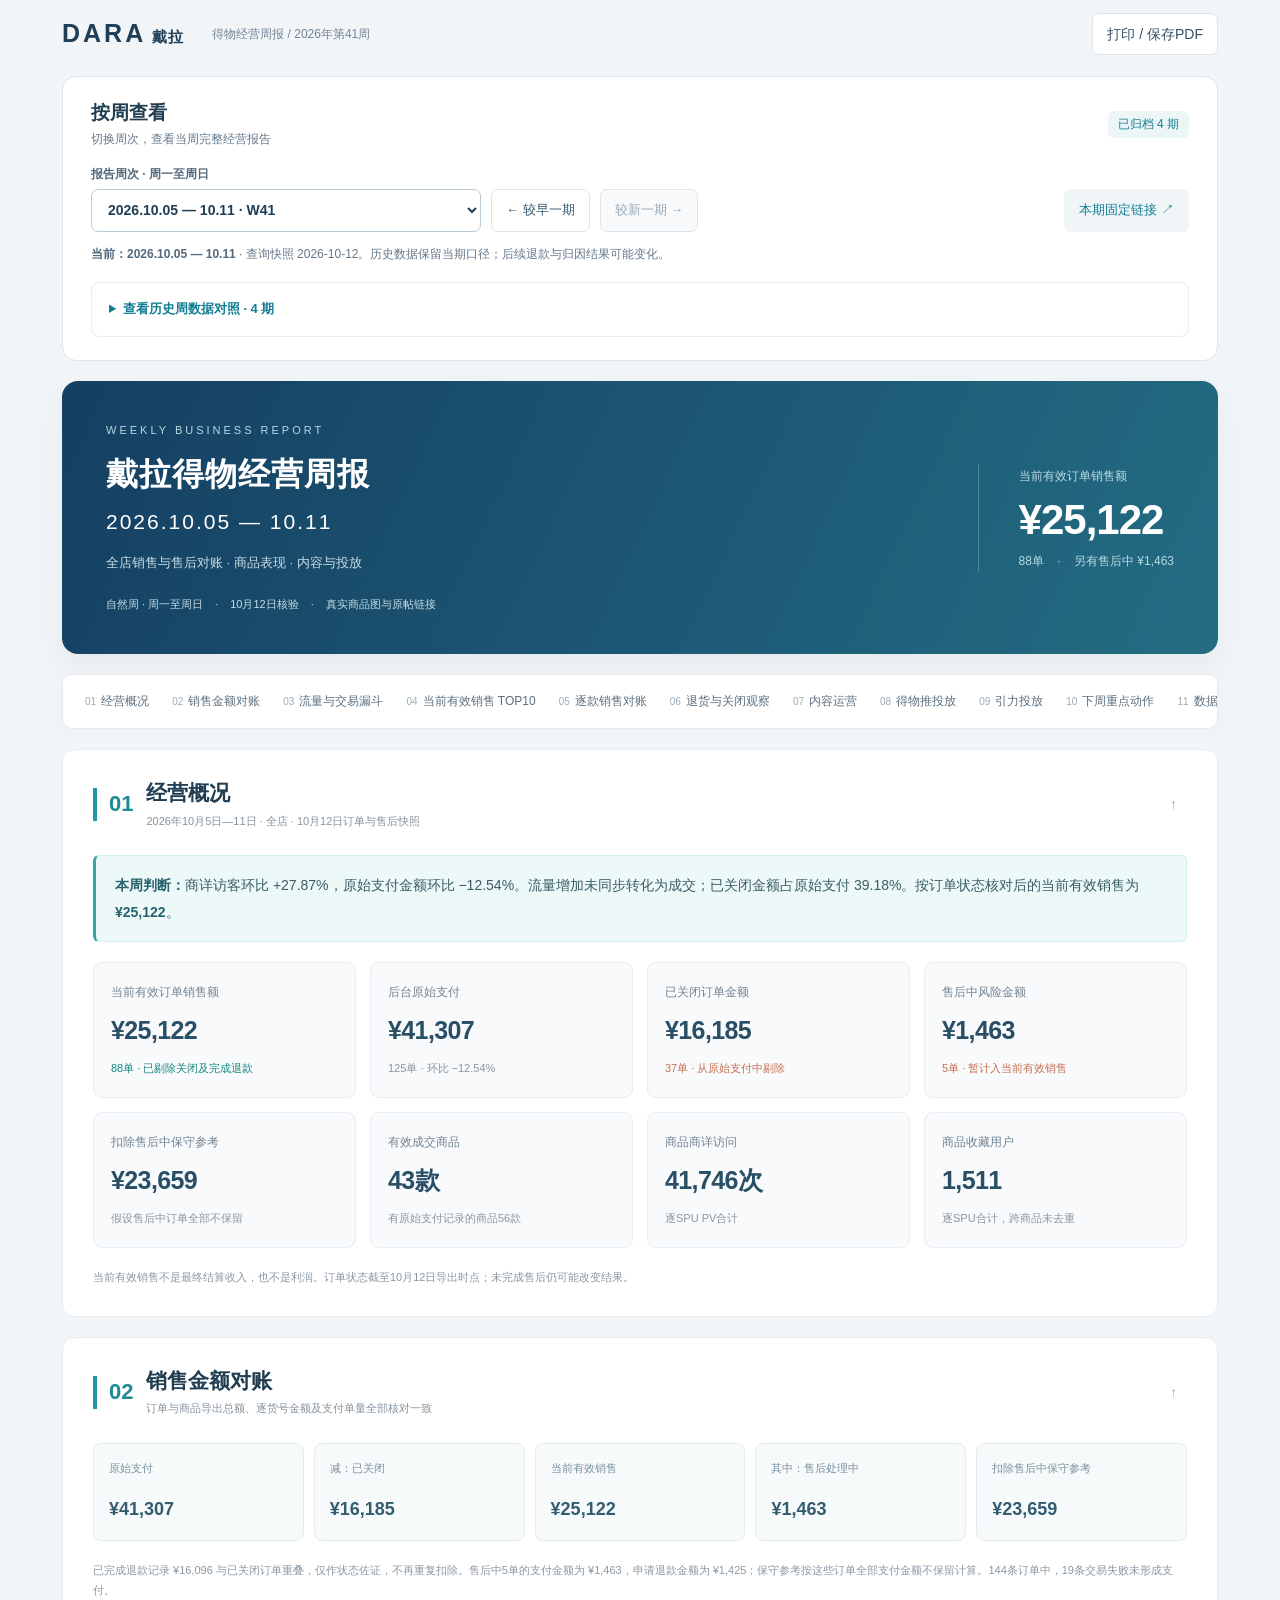
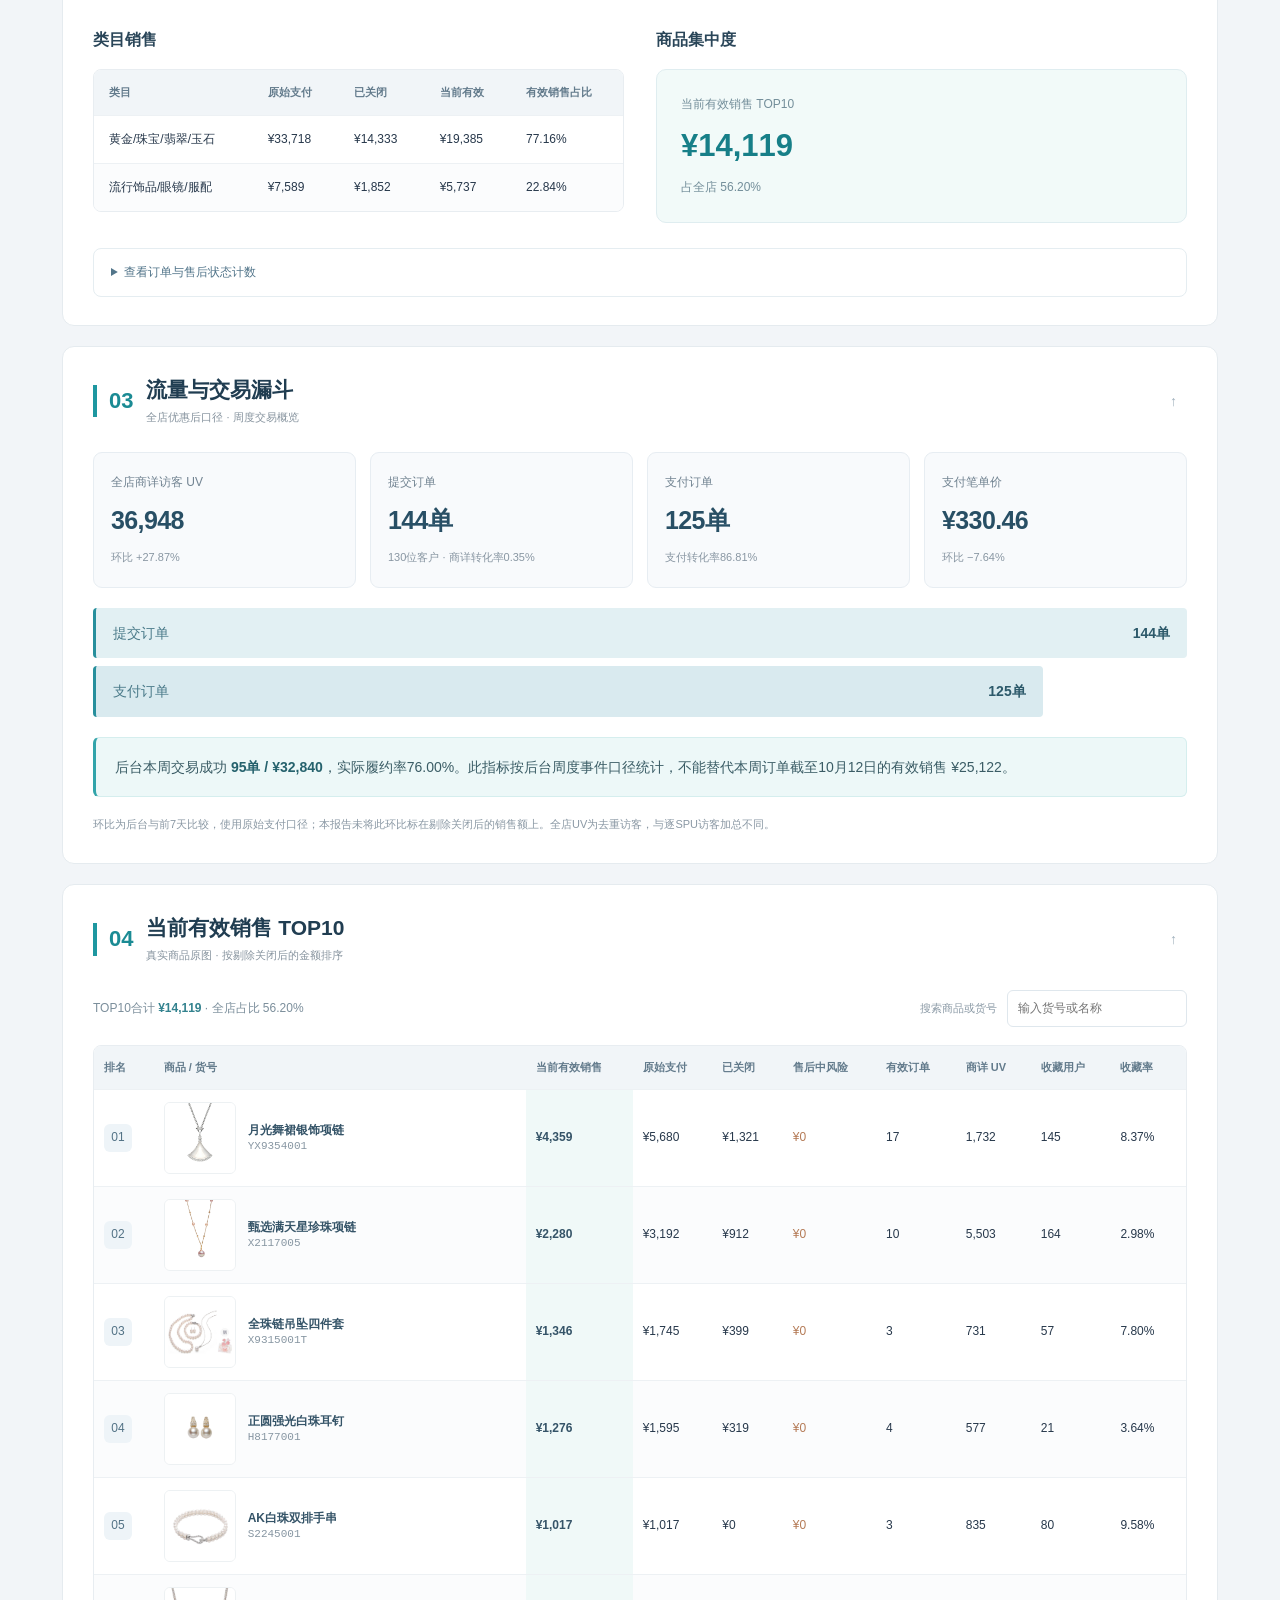
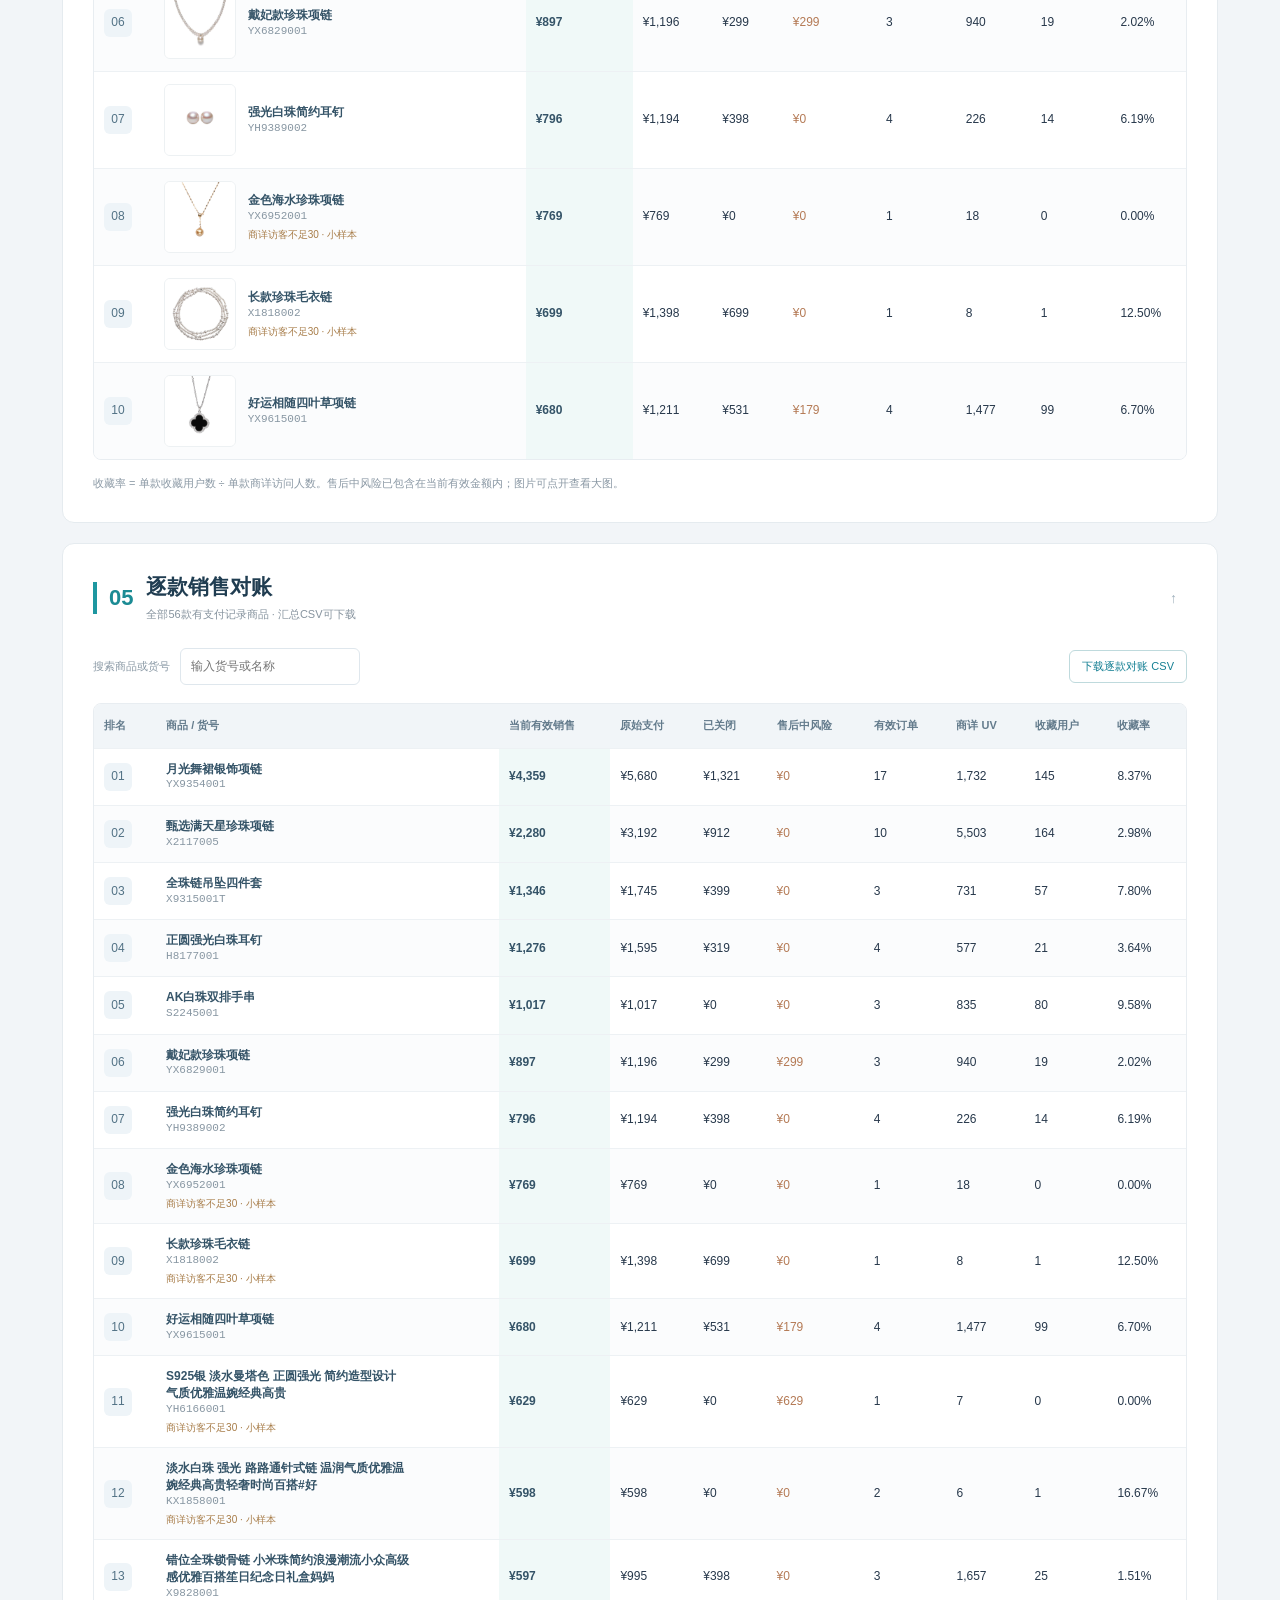
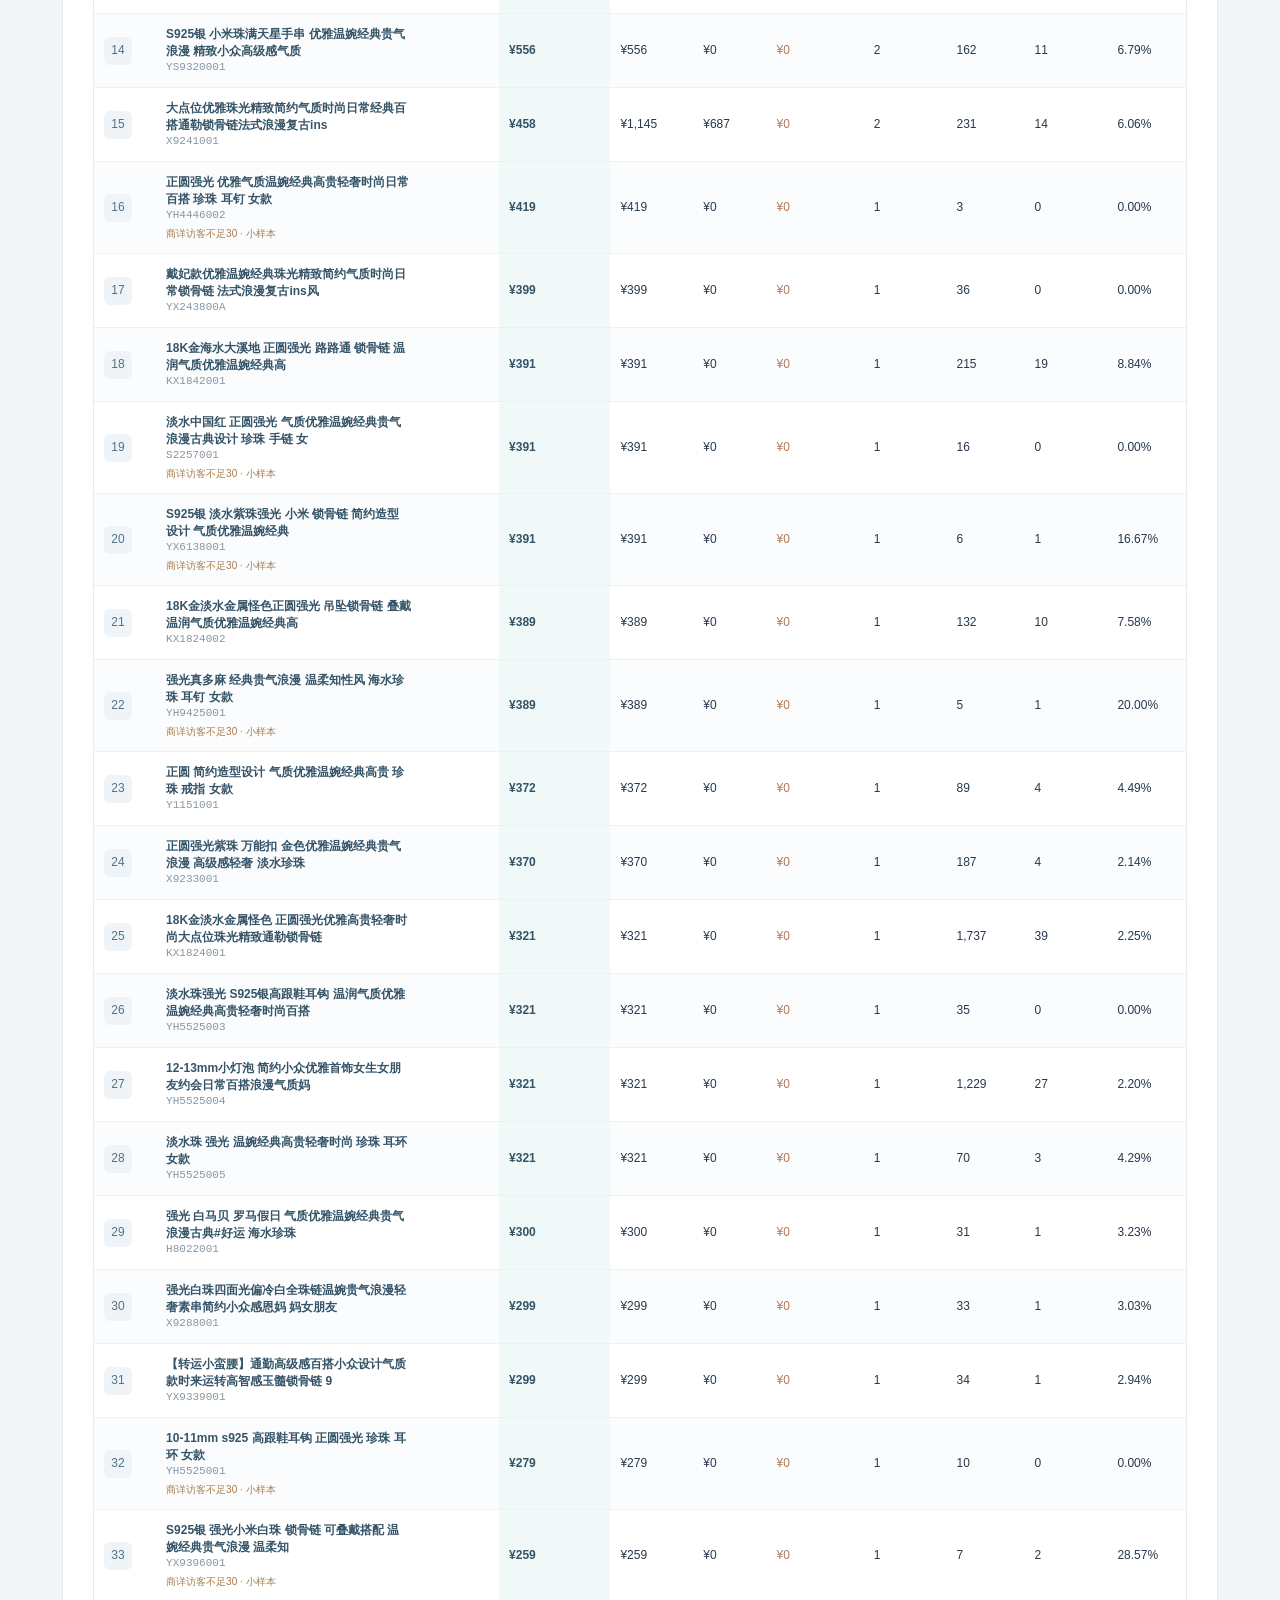
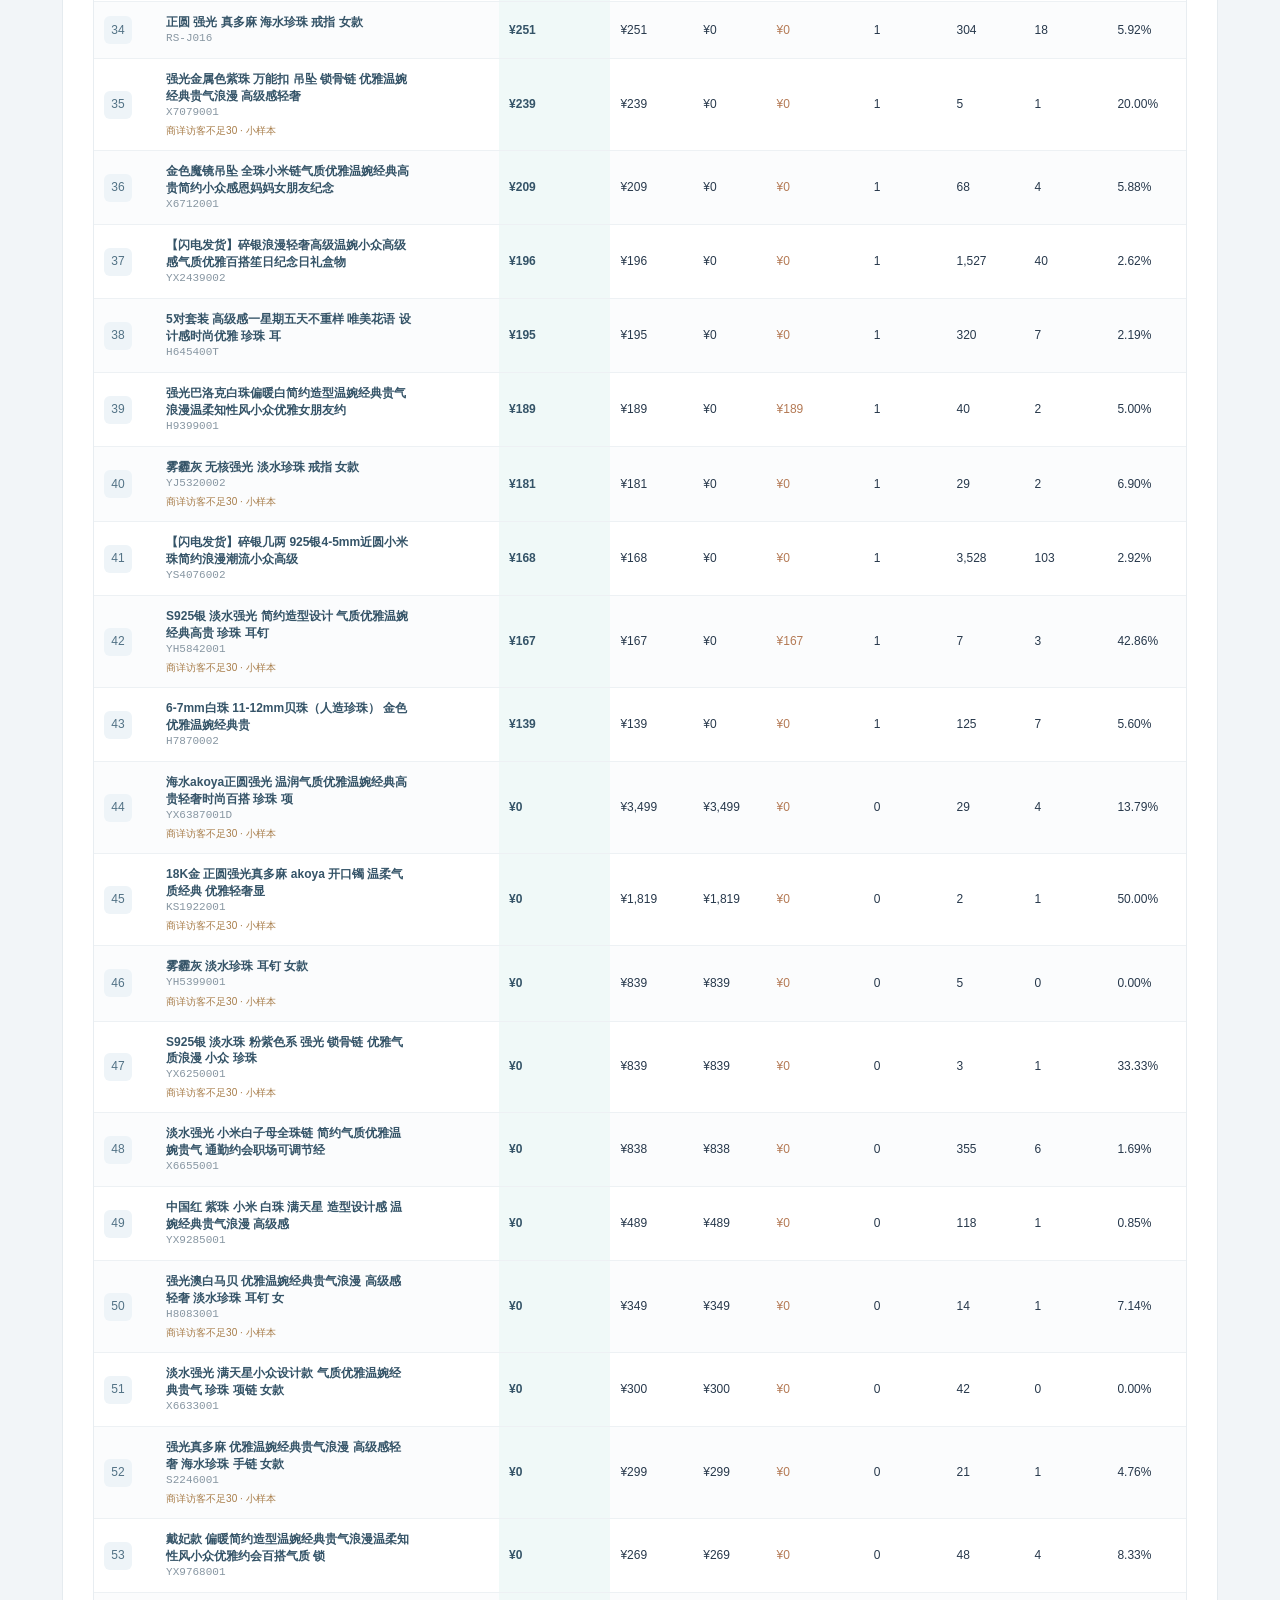
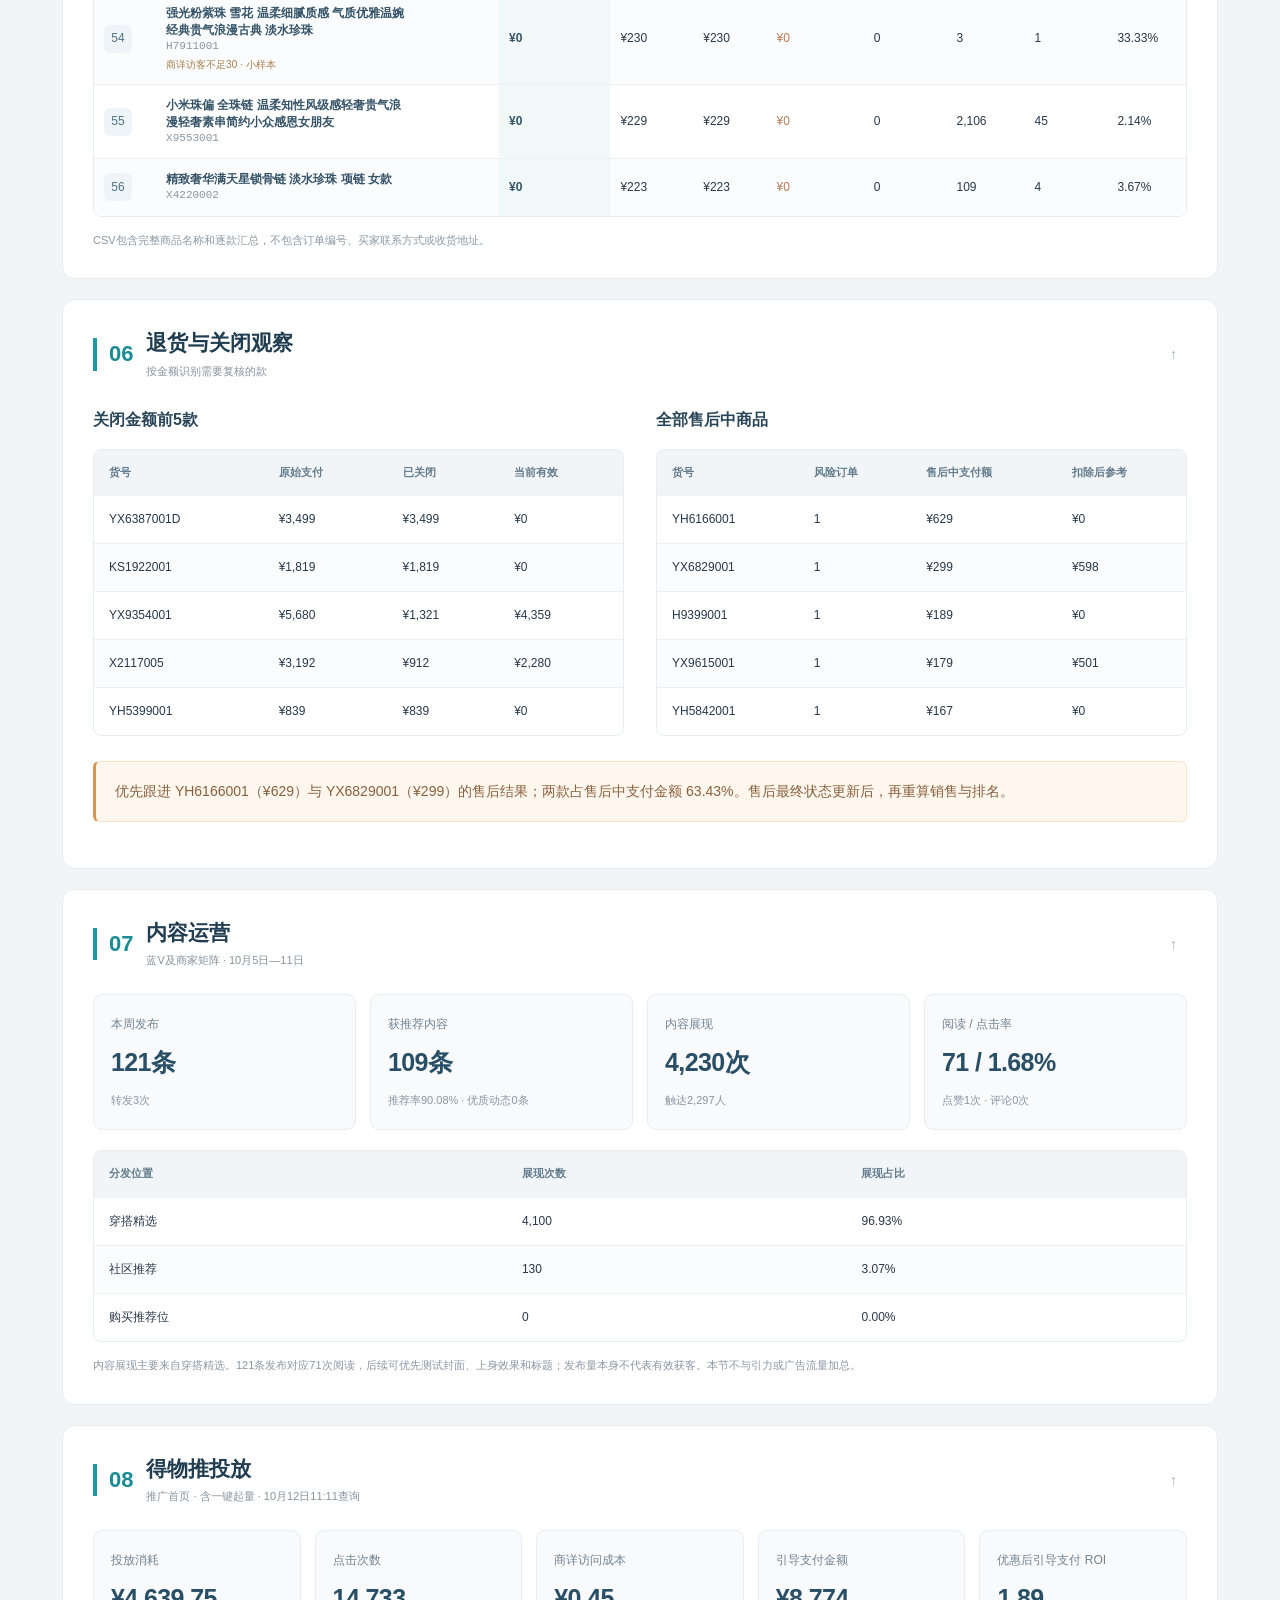
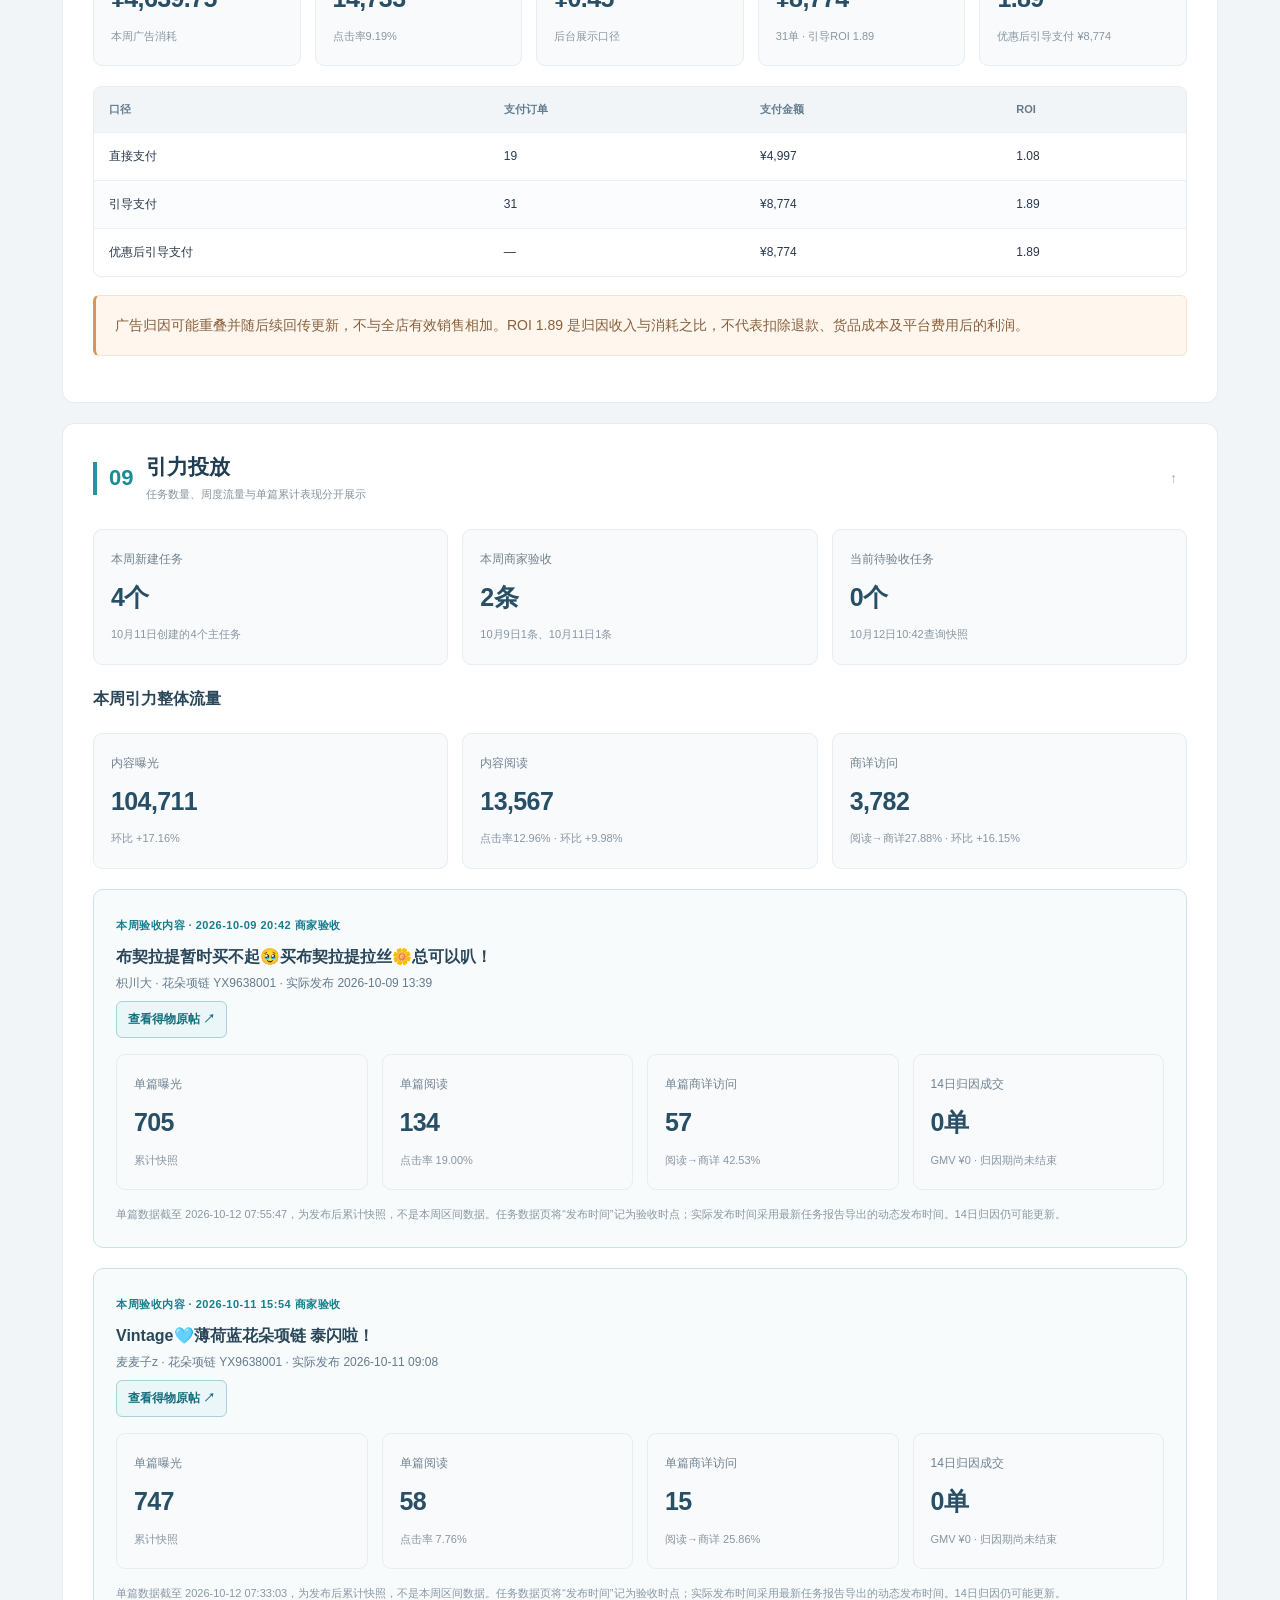
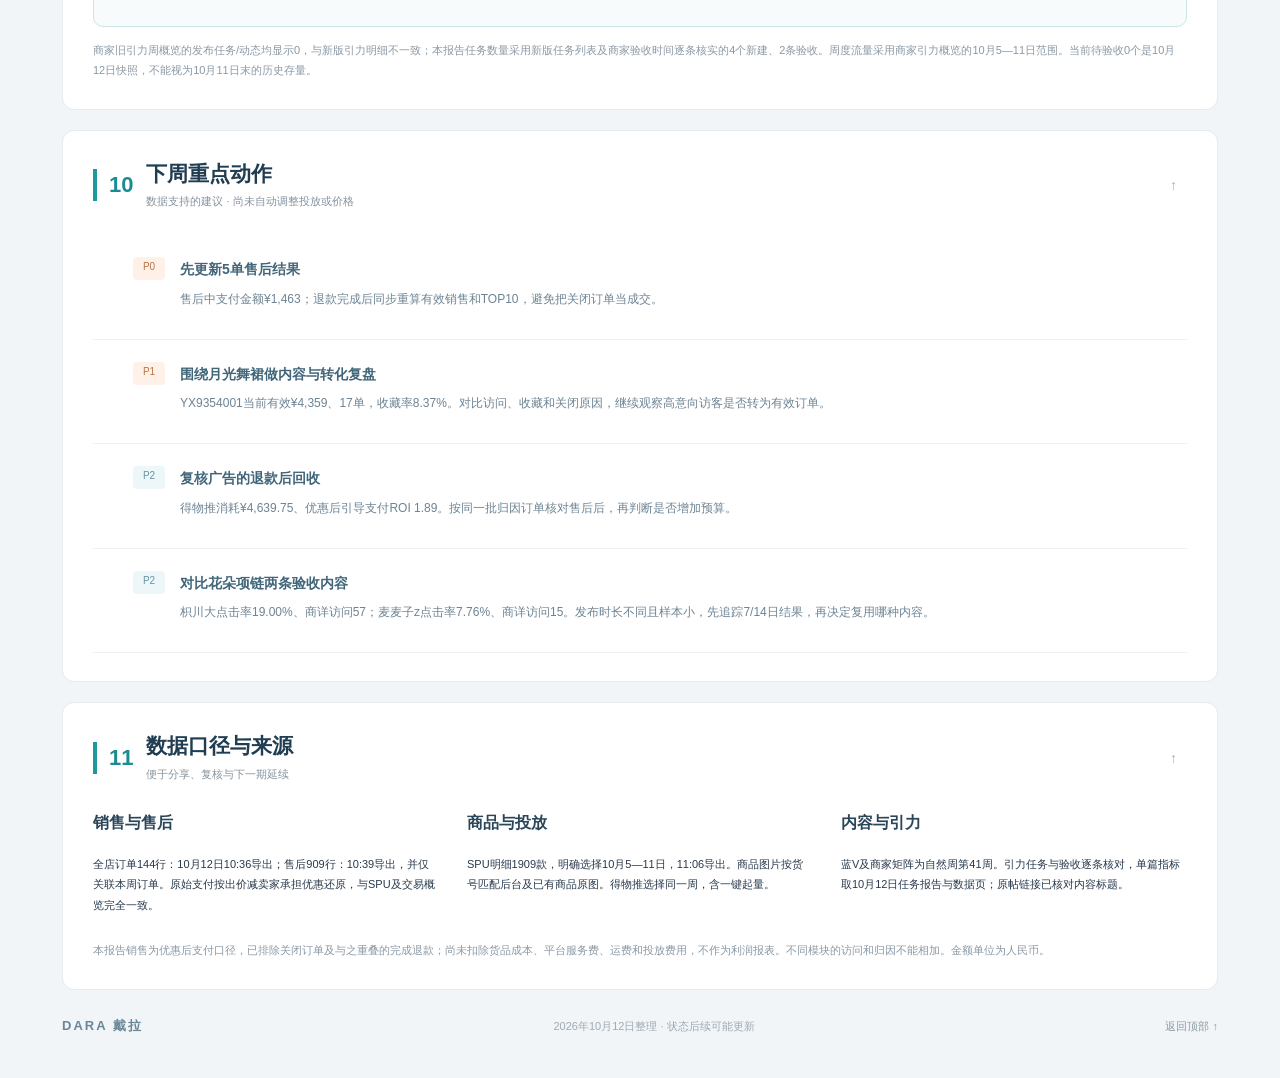
<file: projects/weekly-report/history/site/index.html>
<!doctype html><html lang="zh-CN"><head><meta charset="utf-8"><meta name="viewport" content="width=device-width,initial-scale=1"><meta name="robots" content="noindex,nofollow"><meta name="description" content="戴拉得物10月5日—11日周报，含订单售后对账、真实商品图、收藏率、得物推及引力内容。"><title>戴拉得物周报 · 2026.10.05 — 10.11 · 历史周次</title><style>*{box-sizing:border-box}html{scroll-behavior:smooth;scroll-padding-top:90px}body{margin:0;background:#f2f5f8;color:#27384b;font-family:Inter,-apple-system,BlinkMacSystemFont,"PingFang SC","Microsoft YaHei",sans-serif;font-size:14px;line-height:1.75}button,input{font:inherit}a{color:#147f93;text-decoration:none}a:hover{text-decoration:underline}button{cursor:pointer;border:1px solid #dce5eb;background:white;color:#385167;border-radius:7px;padding:8px 14px}button:hover{background:#eaf3f6}button:focus-visible,a:focus-visible,input:focus-visible,summary:focus-visible{outline:3px solid #23a9be;outline-offset:3px}.topbar{height:68px;max-width:1200px;margin:auto;display:flex;align-items:center;gap:28px;padding:0 22px}.brand{font-size:25px;color:#203f57;font-weight:800;letter-spacing:3px}.brand span{font-size:15px;letter-spacing:1px;margin-left:6px}.top-period{color:#728596;font-size:12px;flex:1}.hero{max-width:1156px;margin:8px auto 20px;padding:40px 44px;background:linear-gradient(115deg,#153f62,#236d83);border-radius:16px;color:#fff;display:flex;align-items:center;justify-content:space-between;gap:35px;box-shadow:0 12px 28px #204b6410}.eyebrow{font-size:11px;letter-spacing:3px;color:#b8dae5}h1{font-size:32px;letter-spacing:1px;line-height:1.4;margin:12px 0 5px}.period{font-size:21px;letter-spacing:2px;margin:7px 0}.hero-note{color:#c7dce7;font-size:13px;margin:12px 0 20px}.hero-meta{display:flex;gap:12px;flex-wrap:wrap;color:#c4dbe5;font-size:11px}.hero-meta span+span:before{content:"·";margin-right:12px}.hero-number{border-left:1px solid #ffffff35;padding-left:40px;white-space:nowrap}.hero-number>span{font-size:12px;color:#bfdae5}.hero-number strong{display:block;font-size:44px;letter-spacing:-1px;line-height:1.5}.hero-number small{font-size:15px;font-weight:400;margin-left:10px}.hero-number div{font-size:12px;color:#b9dbe2}.hero-number div span{margin:0 10px}.section-nav{max-width:1156px;margin:0 auto 20px;display:flex;overflow:auto;gap:3px;padding:10px 12px;background:white;border:1px solid #e4eaef;border-radius:10px;position:sticky;top:0;z-index:10;box-shadow:0 4px 15px #30445406}.section-nav a{white-space:nowrap;padding:6px 10px;font-size:12px;color:#5c6f7e;border-radius:5px}.section-nav a:hover{background:#edf7f8;text-decoration:none;color:#0b8091}.section-nav span{color:#9aadb9;font-size:10px;margin-right:5px}main{max-width:1156px;margin:auto}.section{background:#fff;border:1px solid #e5ebef;border-radius:12px;margin-bottom:20px;padding:28px 30px;scroll-margin-top:75px}.section-head{display:flex;align-items:center;gap:13px;margin-bottom:24px}.section-num{border-left:4px solid #1e97a0;font-size:22px;font-weight:650;color:#1b8b94;line-height:1.2;padding:3px 0 3px 12px}h2{font-size:21px;line-height:1.4;margin:0;color:#203d51}h3{font-size:16px;margin:0 0 15px;color:#2a4659}.section-head p{font-size:11px;margin:4px 0 0;color:#86939e}.up{margin-left:auto;color:#9fb0bc;padding:6px 10px}.callout{padding:16px 19px;background:#edf8f8;border:1px solid #d5eeee;border-left:3px solid #32a4aa;border-radius:6px;margin:18px 0;color:#3a5c65;line-height:1.9}.callout b{color:#25626d}.callout.warning{background:#fff6ed;border-color:#fae3cb;border-left-color:#d89654;color:#88613e}.callout.warning b{color:#976532}.metrics{display:grid;grid-template-columns:repeat(4,1fr);gap:14px;margin:20px 0}.metric{background:#f8fafc;border:1px solid #e7edf2;border-radius:9px;padding:19px 17px;min-width:0}.metric>span{font-size:12px;color:#718391;display:block}.metric strong{font-size:25px;color:#284f65;display:block;font-variant-numeric:tabular-nums;white-space:nowrap;margin:6px 0;letter-spacing:-.6px}.metric small{font-size:11px;color:#8896a2;display:block}.down{color:#c86f50!important}.positive{color:#16887f!important}.footnote{font-size:11px;color:#8a98a4;line-height:1.8;margin:14px 0 0}.two{display:grid;grid-template-columns:1fr 1fr;gap:32px;margin:25px 0}.trend{display:block;width:100%;height:auto;max-height:325px;overflow:visible}.axis{font-size:12px;fill:#8a99a6}.plot-value{font-size:15px;fill:#2d5c6d;font-weight:600}.table-scroll{overflow-x:auto;border:1px solid #e8edf1;border-radius:8px}table{border-collapse:collapse;width:100%;text-align:left;font-size:12px;white-space:nowrap}th{background:#f1f5f8;color:#637b8c;font-size:11px;font-weight:600;padding:13px 15px}td{padding:13px 15px;border-top:1px solid #edf1f4;font-variant-numeric:tabular-nums}tbody tr:nth-child(even){background:#fbfcfd}tbody tr:hover{background:#f0f8fa}td b{color:#355468;font-weight:600}code{font-size:11px;color:#8796a2;font-family:ui-monospace,monospace}td code{display:block}.rank{display:inline-flex;justify-content:center;align-items:center;width:28px;height:28px;border-radius:6px;background:#eef4f8;color:#527285;font-size:12px}.funnel{display:flex;flex-direction:column;gap:8px;margin:20px 0}.funnel>div{background:#e2f0f3;padding:13px 17px;color:#4a7a89;border-left:3px solid #278f9c;border-radius:4px}.funnel b{float:right;color:#2c596a}.funnel>div:nth-child(2){background:#d9eaef}.funnel>div:nth-child(3){background:#cde3e9}.split-bar{display:flex;height:42px;overflow:hidden;border-radius:7px;background:#6f92b0;margin-bottom:18px;color:white;font-size:12px;text-align:center;align-items:stretch}.split-bar span{display:flex;align-items:center;justify-content:center}.split-bar span:first-child{background:#28969f}.bar-row{display:grid;grid-template-columns:75px 1fr 46px 47px;align-items:center;gap:10px;margin:12px 0;font-size:11px}.bar-track{height:8px;background:#edf2f5;border-radius:5px;overflow:hidden}.bar-track i{display:block;height:100%;background:#459fa9;border-radius:5px}.bar-row small{color:#92a2ad;text-align:right}.bar-row b{text-align:right;color:#5c7b8a}details{border:1px solid #e5edf1;border-radius:8px;margin-top:17px;padding:13px 17px}summary{cursor:pointer;font-size:12px;color:#52758a}details>p{font-size:12px;color:#728491}details .table-scroll{margin-top:16px}.table-tools{display:flex;align-items:center;justify-content:space-between;gap:15px;margin:0 0 18px}.table-tools p{font-size:12px;color:#7b8e9b;margin:0}.table-tools b{color:#33828e}.search{font-size:11px;color:#8a99a5;display:flex;align-items:center;gap:10px}.search input{width:180px;border:1px solid #dfe7ed;padding:7px 10px;border-radius:6px;font-size:12px;color:#486278}.empty{text-align:center;color:#8a99a5}.analysis{padding:0;margin:10px 0}.analysis summary{display:flex;align-items:center;gap:13px;flex-wrap:wrap;padding:13px 17px;list-style:none}.analysis summary:after{content:"−";margin-left:auto;font-size:18px;color:#9eafb9}.analysis:not([open]) summary:after{content:"+"}.analysis summary b{font-size:14px;color:#345b6f}.tag{font-size:10px;background:#edf6f7;color:#4f8a94;padding:3px 9px;border-radius:4px}.analysis-body{padding:3px 20px 12px 59px;border-top:1px solid #f0f3f6}.analysis-body p{font-size:12px;margin:10px 0;color:#6e8290}.analysis-body p span{font-weight:600;color:#3c6d80;margin-right:15px}.mini-stats{display:flex;gap:18px;flex-wrap:wrap;margin:22px 0}.mini-stats span{font-size:12px;color:#7d91a0;background:#f5f8fa;padding:8px 17px;border-radius:6px}.mini-stats b{color:#466c80;margin-left:15px}.empty-state{border:1px dashed #dbe5eb;background:#f9fbfc;text-align:center;border-radius:8px;padding:25px;margin-top:20px}.empty-state b{color:#7d92a0;font-size:13px}.empty-state p{max-width:690px;margin:10px auto 0;font-size:12px;color:#96a4ae}.content-grid{display:grid;grid-template-columns:repeat(4,1fr);gap:14px;margin:24px 0}.content-card{border:1px solid #dfe9ef;border-radius:8px;padding:18px;background:linear-gradient(150deg,#f3f9fb,#fff);color:#71909f}.content-card:hover{text-decoration:none;border-color:#39a0ab;transform:translateY(-2px)}.content-kicker{font-size:10px;display:flex;justify-content:space-between}.content-card h3{font-size:15px;margin:17px 0 4px}.content-card p{font-size:11px;margin:0}.content-card strong{font-size:27px;display:block;color:#218594;margin-top:10px}.content-card small{font-size:10px}.subsection{margin-top:30px}.product-cell{display:flex;align-items:center;gap:12px}.product-cell img{width:52px;height:52px;object-fit:contain;background:#fff;border:1px solid #edf1f3;border-radius:6px}.scenario{display:grid;grid-template-columns:1.6fr 1fr;gap:30px;margin-top:22px;padding:25px;background:#f7fafc;border:1px solid #e4edf2;border-radius:9px}.scenario p{font-size:12px;color:#7f909d}.scenario label{font-size:12px;display:flex;justify-content:space-between;color:#627d8e}.scenario input{width:100%;accent-color:#278d9d;margin:15px 0 0}.range-labels{display:flex;justify-content:space-between;color:#9eabb4;font-size:10px}.scenario-result{align-self:center;text-align:center;border-left:1px solid #dce8ee;padding:20px}.scenario-result span,.scenario-result small{display:block;color:#8ba0ad;font-size:12px}.scenario-result strong{font-size:38px;display:block;color:#228c88;margin:9px 0}.action-list{margin-top:20px}.action{display:grid;grid-template-columns:20px 32px 1fr;gap:15px;padding:22px 5px;border-bottom:1px solid #edf1f4;cursor:pointer}.action input{margin-top:5px;accent-color:#218e99;width:15px;height:15px}.priority{font-size:10px;border-radius:4px;padding:1px 5px;height:23px;color:#6895a2;background:#edf6f8;text-align:center}.priority.p0{color:#b77549;background:#fff1e7}.action b{font-size:14px;color:#416579}.action small{font-size:10px;margin-left:18px;color:#94a6b1}.action p{font-size:12px;margin:7px 0;color:#6d8393}.action em{font-style:normal;font-size:11px;color:#97a6b0}.action:has(input:checked){opacity:.55}.action:has(input:checked) b{text-decoration:line-through}.sources{padding:27px 30px;background:#eaf0f4;border-radius:10px;color:#8598a5;margin:24px 0}.sources h2{font-size:15px;color:#5e7d8e}.source-grid{display:grid;grid-template-columns:repeat(3,1fr);gap:28px;font-size:11px}.sources b{color:#648091}.sources a{color:#587f91}.sources details{border-color:#d9e3ea}.sources details p{font-size:11px}footer{max-width:1156px;margin:25px auto 40px;display:flex;align-items:center;justify-content:space-between;color:#9cabb5;font-size:11px}footer b{letter-spacing:2px;font-size:13px;color:#6a8798}footer a{color:#8a9da9}[hidden]{display:none!important}@media(max-width:900px){.hero,main,.section-nav{margin-left:16px;margin-right:16px}.hero{padding:30px}.hero-number{padding-left:25px}.hero-number strong{font-size:33px}h1{font-size:27px}.metric strong{font-size:21px}.section{padding:24px}.metrics{grid-template-columns:repeat(2,1fr)}.content-grid{grid-template-columns:repeat(2,1fr)}.two{gap:22px}footer{padding:0 20px}}@media(max-width:600px){.topbar{padding:0 17px;height:62px;gap:10px}.brand{font-size:20px}.top-period{display:none}.topbar button{margin-left:auto;font-size:11px}.hero{display:block;padding:26px;margin-top:4px}.hero-number{border-left:0;border-top:1px solid #ffffff30;padding:18px 0 0;margin-top:20px}.hero-number strong{font-size:38px}.hero-number>span{float:right;padding-top:25px}.hero-meta{font-size:9px;gap:7px}h1{font-size:25px}.hero-note{font-size:12px}.period{font-size:18px}.hero-meta span+span:before{margin-right:7px}.section{padding:22px 18px}.section-head{gap:10px}.section-head p{font-size:10px}h2{font-size:18px}.section-num{font-size:20px;padding-left:8px}.callout{padding:13px 14px;font-size:12px}.metric{padding:15px 12px}.metric strong{font-size:21px}.metric small{font-size:10px}.metric>span{font-size:11px}.two,.scenario,.source-grid{grid-template-columns:1fr}.source-grid{gap:0}.table-tools{align-items:flex-start;flex-direction:column}.search input{width:190px}.analysis-body{padding-left:20px}.analysis summary{gap:9px}.analysis summary code{font-size:10px}.tag{margin-left:36px}.scenario-result{border-left:0;border-top:1px solid #dce8ee}.content-grid{gap:9px}.content-card{padding:14px}.content-card h3{font-size:13px}.action{gap:10px;grid-template-columns:18px 30px 1fr}.action small{display:block;margin:3px 0}.trend{min-height:160px}.sources{padding:22px 18px}footer span{display:none}}@media print{@page{size:A4;margin:12mm}html{scroll-padding:0}body{background:white;font-size:11px;-webkit-print-color-adjust:exact;print-color-adjust:exact}.topbar,.section-nav,.up,#printBtn,.search,.action input{display:none}.hero{margin:0 0 15px;padding:25px;border-radius:8px}.hero h1{font-size:26px}.hero-number strong{font-size:30px}main{width:100%;margin:0}.section{margin:0 0 15px;padding:18px;border-radius:6px;break-inside:auto}.section-head{break-after:avoid}.metrics{grid-template-columns:repeat(4,1fr);gap:8px;break-inside:avoid}.metric{padding:12px 10px}.metric strong{font-size:18px}.metric small{font-size:9px}.two{gap:18px}.callout,.analysis,.scenario,.content-grid,.action{break-inside:avoid}table{font-size:9px;white-space:normal}th,td{padding:8px}thead{display:table-header-group}tr{break-inside:avoid}.table-scroll{overflow:visible}.section-head p,.footnote{font-size:9px}.content-grid{grid-template-columns:repeat(4,1fr)}.content-card{padding:12px}.content-card h3{font-size:12px}.analysis-body p{font-size:10px}.action{grid-template-columns:30px 1fr}.sources{margin-top:15px}.source-grid{font-size:9px}footer{margin:15px 0}.scenario{padding:16px}.hero-meta{font-size:9px}.section-nav{position:static}.product-cell img{width:35px;height:35px}}

.two>*{min-width:0}
.ads-metrics{grid-template-columns:repeat(5,minmax(0,1fr))}
.gravity-story-link{display:inline-flex;align-items:center;margin:0 0 16px;padding:7px 11px;border:1px solid #a8d2d8;border-radius:6px;background:#eaf6f7;color:#176f7d;font-size:12px;font-weight:700}.gravity-story-link:hover{background:#dff1f3;text-decoration:none}
.gravity-metrics{grid-template-columns:repeat(3,minmax(0,1fr));margin-bottom:20px}.gravity-story{margin-top:20px;padding:22px;border:1px solid #cde2e8;border-radius:10px;background:#f7fbfc}.gravity-story-head span{font-size:11px;font-weight:700;letter-spacing:.5px;color:#187d8c}.gravity-story-head h3{margin:7px 0 2px}.gravity-story-head p{margin:0 0 17px;color:#647b8e;font-size:12px}.gravity-story-metrics{grid-template-columns:repeat(4,minmax(0,1fr));margin:0}.gravity-story>.footnote{margin:15px 0 0}
.gravity-story-head p{margin-bottom:7px}
.hero-number strong{font-size:42px}.mobile-hint{display:none}.bridge{display:grid;grid-template-columns:repeat(5,1fr);gap:10px;margin:20px 0}.bridge>div{padding:15px;border:1px solid #e4ecf0;background:#f7fafb;border-radius:8px}.bridge>div span{display:block;font-size:11px;color:#78909e;min-height:35px}.bridge>div strong{display:block;font-size:18px;color:#345c71;white-space:nowrap}.bridge .bridge-result{background:#e6f3f2;border-color:#bcdedc}.bridge-result strong{color:#147d7d!important}.focus-stat{padding:24px;border:1px solid #dfedf0;border-radius:10px;background:#f2faf9}.focus-stat span,.focus-stat small{display:block;color:#738e9a;font-size:12px}.focus-stat strong{display:block;font-size:31px;color:#177f88;margin:4px 0}.download{border:1px solid #bfdadd;border-radius:6px;padding:6px 12px;white-space:nowrap;font-size:11px}.product-cell>span{display:block;min-width:195px;white-space:normal;line-height:1.4}.product-cell b{display:block;max-width:245px}.sample-tag{display:block;color:#a77c48;font-size:10px;margin-top:4px}.photo-button{padding:0;background:none;border:0;cursor:zoom-in;flex:none}.product-cell .photo-button img{width:72px;height:72px;display:block}.photo-button:focus-visible{outline:2px solid #258c96;border-radius:7px}#topTable td,#allTable td{padding:12px 10px}#topTable th,#allTable th{padding:12px 10px}#topTable td:nth-child(3),#allTable td:nth-child(3){background:#f0f9f8}#topTable td:nth-child(6),#allTable td:nth-child(6){color:#b47a55}dialog{border:0;border-radius:12px;padding:25px;max-width:min(90vw,760px);box-shadow:0 15px 70px #0004}dialog::backdrop{background:#1238}dialog img{display:block;max-width:100%;max-height:75vh;object-fit:contain;margin:auto}dialog p{text-align:center;font-size:13px;color:#456}#closePhoto{position:absolute;right:8px;top:4px;background:white;border:0;font-size:30px;cursor:pointer}@media(max-width:900px){.bridge{grid-template-columns:repeat(2,1fr)}}@media(max-width:600px){.bridge{grid-template-columns:1fr 1fr}.bridge>div{padding:11px}.bridge>div span{min-height:40px}.bridge>div strong{font-size:15px}.mobile-hint{display:block;color:#7d96a3;font-size:11px}.hero-number strong{font-size:34px}.hero-number>span{float:none;padding:0}.product-cell>span{min-width:160px}.product-cell .photo-button img{width:62px;height:62px}.download{display:block}}@media print{.bridge{grid-template-columns:repeat(5,1fr);break-inside:avoid}.bridge>div strong{font-size:13px}.bridge>div span{font-size:9px}.photo-button img{width:40px!important;height:40px!important}.product-cell>span{min-width:90px}#topTable td,#allTable td{padding:6px 4px;font-size:8px}.download,dialog{display:none}#allTable{font-size:7px}}
@media(max-width:600px){.gravity-metrics,.gravity-story-metrics{grid-template-columns:repeat(2,minmax(0,1fr))}.gravity-story{padding:16px}}
@media(max-width:900px){.ads-metrics{grid-template-columns:repeat(2,minmax(0,1fr))}}
@media print{.ads-metrics{grid-template-columns:repeat(3,1fr)}.gravity-metrics{grid-template-columns:repeat(3,1fr)}.gravity-story-metrics{grid-template-columns:repeat(4,1fr)}}

.metric strong{white-space:normal;overflow-wrap:anywhere}.two>*{min-width:0}.gravity-story{break-inside:avoid}.up{flex:none}.source-grid{line-height:1.9}@media(max-width:600px){.section-head{align-items:flex-start}.hero-number>span{float:none;padding:0}.gravity-story-head h3{overflow-wrap:anywhere}.metric strong{font-size:20px}}</style><link rel="stylesheet" href="history-assets/history.css">
</head><body><div id="top"></div><header class="topbar"><a class="brand" href="#top">DARA<span>戴拉</span></a><span class="top-period">得物经营周报 / 2026年第41周</span><button id="printBtn">打印 / 保存PDF</button></header><section id="weekly-history" class="weekly-history" aria-labelledby="history-title">
<div class="history-heading"><div><h2 id="history-title">按周查看</h2><p>切换周次，查看当周完整经营报告</p></div><span class="history-count">已归档 4 期</span></div>
<div class="history-controls"><div class="history-field"><label for="history-week-select">报告周次 · 周一至周日</label><select id="history-week-select"><option value="reports/20261005-1011/" selected>2026.10.05 — 10.11 · W41</option><option disabled>2026.09.28 — 10.04 · 暂无归档</option><option value="reports/20260921-0927/">2026.09.21 — 09.27 · W39</option><option disabled>2026.09.14 — 09.20 · 暂无归档</option><option value="reports/20260907-0913/">2026.09.07 — 09.13 · W37</option><option value="reports/20260831-0906/">2026.08.31 — 09.06 · W36</option></select></div><a href="reports/20260921-0927/">← 较早一期</a><span class="history-disabled" aria-disabled="true">较新一期 →</span><a class="history-share" href="reports/20261005-1011/">本期固定链接 ↗</a></div>
<p class="history-context"><strong>当前：2026.10.05 — 10.11</strong> · 查询快照 2026-10-12。历史数据保留当期口径；后续退款与归因结果可能变化。</p>
<details class="history-compare"><summary>查看历史周数据对照 · 4 期</summary>
<h3>销售与得物推</h3><div class="history-scroll" tabindex="0" role="region" aria-label="历史销售与得物推，窄屏可左右滚动"><table class="history-table"><thead><tr><th scope="col">报告周次 / 查询日期</th><th scope="col">原始优惠后支付</th><th scope="col">支付订单</th><th scope="col">剔除关闭后销售参考</th><th scope="col">售后中金额</th><th scope="col">得物推消耗</th><th scope="col">优惠后引导支付 ROI</th></tr></thead><tbody><tr aria-current="true"><td><a href="reports/20261005-1011/">2026.10.05 — 10.11</a><small>查询快照 2026-10-12</small></td><td>¥41,307</td><td>125</td><td><strong>¥25,122</strong><small>订单与售后核对；含售后处理中金额</small></td><td>¥1,463</td><td>¥4,639.75</td><td>1.89</td></tr><tr><td><a href="reports/20260921-0927/">2026.09.21 — 09.27</a><small>查询快照 2026-09-28</small></td><td>¥52,919</td><td>160</td><td><strong>¥41,269</strong><small>订单与售后核对；含售后处理中金额</small></td><td>¥3,241</td><td>¥5,051.27</td><td>2.92</td></tr><tr><td><a href="reports/20260907-0913/">2026.09.07 — 09.13</a><small>查询快照 2026-09-14</small></td><td>¥59,830</td><td>151</td><td><strong>¥47,932</strong><small>仅剔除2笔已知关闭订单，未完整核对</small></td><td>—</td><td>¥4,045.07</td><td>—</td></tr><tr><td><a href="reports/20260831-0906/">2026.08.31 — 09.06</a><small>查询快照 2026-09-11</small></td><td>¥51,364</td><td>162</td><td><strong>—</strong><small>未逐单核对退款</small></td><td>—</td><td>¥4,174.83</td><td>—</td></tr></tbody></table></div>
<p class="history-note">销售参考不是净利润。9月7—13日仅剔除2笔已知关闭订单；9月21—27日与10月5—11日按订单及售后核对，销售参考仍含售后中金额。早期未采集优惠后 ROI，显示“—”，不以原始引导支付 ROI 替代。</p>
<h3>流量与引力投放</h3><div class="history-scroll" tabindex="0" role="region" aria-label="历史流量与引力，窄屏可左右滚动"><table class="history-table"><thead><tr><th scope="col">报告周次 / 查询日期</th><th scope="col">商详访客 UV</th><th scope="col">引力周曝光</th><th scope="col">引力周阅读</th><th scope="col">引力商详访问</th><th scope="col">本周新建任务</th><th scope="col">本周验收内容</th></tr></thead><tbody><tr aria-current="true"><td><a href="reports/20261005-1011/">2026.10.05 — 10.11</a><small>查询快照 2026-10-12</small></td><td>36,948</td><td>104,711</td><td>13,567</td><td>3,782</td><td>4</td><td>2</td></tr><tr><td><a href="reports/20260921-0927/">2026.09.21 — 09.27</a><small>查询快照 2026-09-28</small></td><td>34,728</td><td>87,484</td><td>12,485</td><td>3,220</td><td>0</td><td>1</td></tr><tr><td><a href="reports/20260907-0913/">2026.09.07 — 09.13</a><small>查询快照 2026-09-14</small></td><td>33,409</td><td>75,988</td><td>10,485</td><td>2,626</td><td>—</td><td>—</td></tr><tr><td><a href="reports/20260831-0906/">2026.08.31 — 09.06</a><small>查询快照 2026-09-11</small></td><td>35,135</td><td>103,247</td><td>12,358</td><td>3,733</td><td>—</td><td>—</td></tr></tbody></table></div>
<p class="history-note">“—”表示未采集或未完整核验，不等于0。9月14—20日、9月28日—10月4日暂无周报归档。引力待验收为查询时点存量，详见各期正文；不作为周末历史存量横向比较。</p>
</details><noscript><p class="history-note">浏览器未启用 JavaScript，可展开历史对照，点击报告周次切换。</p></noscript></section><div class="hero"><div><div class="eyebrow">WEEKLY BUSINESS REPORT</div><h1>戴拉得物经营周报</h1><p class="period">2026.10.05 — 10.11</p><p class="hero-note">全店销售与售后对账 · 商品表现 · 内容与投放</p><div class="hero-meta"><span>自然周 · 周一至周日</span><span>10月12日核验</span><span>真实商品图与原帖链接</span></div></div><div class="hero-number"><span>当前有效订单销售额</span><strong>¥25,122</strong><div>88单 <span>·</span> 另有售后中 ¥1,463</div></div></div><nav class="section-nav" aria-label="报告目录"><a href="#s1"><span>01</span>经营概况</a><a href="#s2"><span>02</span>销售金额对账</a><a href="#s3"><span>03</span>流量与交易漏斗</a><a href="#s4"><span>04</span>当前有效销售 TOP10</a><a href="#s5"><span>05</span>逐款销售对账</a><a href="#s6"><span>06</span>退货与关闭观察</a><a href="#s7"><span>07</span>内容运营</a><a href="#s8"><span>08</span>得物推投放</a><a href="#s9"><span>09</span>引力投放</a><a href="#s10"><span>10</span>下周重点动作</a><a href="#s11"><span>11</span>数据口径与来源</a></nav><main><section id="s1" class="section"><div class="section-head"><span class="section-num">01</span><div><h2>经营概况</h2><p>2026年10月5日—11日 · 全店 · 10月12日订单与售后快照</p></div><a class="up" href="#top" aria-label="返回顶部">↑</a></div><div class="callout"><b>本周判断：</b>商详访客环比 +27.87%，原始支付金额环比 −12.54%。流量增加未同步转化为成交；已关闭金额占原始支付 39.18%。按订单状态核对后的当前有效销售为 <b>¥25,122</b>。</div><div class="metrics "><div class="metric"><span>当前有效订单销售额</span><strong>¥25,122</strong><small class="positive">88单 · 已剔除关闭及完成退款</small></div><div class="metric"><span>后台原始支付</span><strong>¥41,307</strong><small class="">125单 · 环比 −12.54%</small></div><div class="metric"><span>已关闭订单金额</span><strong>¥16,185</strong><small class="down">37单 · 从原始支付中剔除</small></div><div class="metric"><span>售后中风险金额</span><strong>¥1,463</strong><small class="down">5单 · 暂计入当前有效销售</small></div><div class="metric"><span>扣除售后中保守参考</span><strong>¥23,659</strong><small class="">假设售后中订单全部不保留</small></div><div class="metric"><span>有效成交商品</span><strong>43款</strong><small class="">有原始支付记录的商品56款</small></div><div class="metric"><span>商品商详访问</span><strong>41,746次</strong><small class="">逐SPU PV合计</small></div><div class="metric"><span>商品收藏用户</span><strong>1,511</strong><small class="">逐SPU合计，跨商品未去重</small></div></div><p class="footnote">当前有效销售不是最终结算收入，也不是利润。订单状态截至10月12日导出时点；未完成售后仍可能改变结果。</p></section><section id="s2" class="section"><div class="section-head"><span class="section-num">02</span><div><h2>销售金额对账</h2><p>订单与商品导出总额、逐货号金额及支付单量全部核对一致</p></div><a class="up" href="#top" aria-label="返回顶部">↑</a></div><div class="bridge"><div><span>原始支付</span><strong>¥41,307</strong></div><div><span>减：已关闭</span><strong>¥16,185</strong></div><div><span>当前有效销售</span><strong>¥25,122</strong></div><div><span>其中：售后处理中</span><strong>¥1,463</strong></div><div><span>扣除售后中保守参考</span><strong>¥23,659</strong></div></div><p class="footnote">已完成退款记录 ¥16,096 与已关闭订单重叠，仅作状态佐证，不再重复扣除。售后中5单的支付金额为 ¥1,463，申请退款金额为 ¥1,425；保守参考按这些订单全部支付金额不保留计算。144条订单中，19条交易失败未形成支付。</p><div class="two"><div><h3>类目销售</h3><div class="table-scroll"><table><thead><tr><th scope="col">类目</th><th scope="col">原始支付</th><th scope="col">已关闭</th><th scope="col">当前有效</th><th scope="col">有效销售占比</th></tr></thead><tbody><tr><td>黄金/珠宝/翡翠/玉石</td><td>¥33,718</td><td>¥14,333</td><td>¥19,385</td><td>77.16%</td></tr><tr><td>流行饰品/眼镜/服配</td><td>¥7,589</td><td>¥1,852</td><td>¥5,737</td><td>22.84%</td></tr></tbody></table></div></div><div><h3>商品集中度</h3><div class="focus-stat"><span>当前有效销售 TOP10</span><strong>¥14,119</strong><small>占全店 56.20%</small></div></div></div><details><summary>查看订单与售后状态计数</summary><div class="two"><div class="table-scroll"><table><thead><tr><th scope="col">订单状态</th><th scope="col">订单数</th></tr></thead><tbody><tr><td>交易关闭成功</td><td>37</td></tr><tr><td>交易失败</td><td>19</td></tr><tr><td>待卖家发货</td><td>4</td></tr><tr><td>待买家收货</td><td>80</td></tr><tr><td>交易成功</td><td>4</td></tr></tbody></table></div><div class="table-scroll"><table><thead><tr><th scope="col">匹配售后状态</th><th scope="col">售后记录数</th></tr></thead><tbody><tr><td>售后成功</td><td>37</td></tr><tr><td>售后关闭</td><td>2</td></tr><tr><td>待买家发货</td><td>1</td></tr><tr><td>待卖家签收</td><td>4</td></tr></tbody></table></div></div><p class="footnote">售后按订单号关联并去重。一个订单可有多个售后申请，不能按售后记录条数重复扣款。</p></details></section><section id="s3" class="section"><div class="section-head"><span class="section-num">03</span><div><h2>流量与交易漏斗</h2><p>全店优惠后口径 · 周度交易概览</p></div><a class="up" href="#top" aria-label="返回顶部">↑</a></div><div class="metrics "><div class="metric"><span>全店商详访客 UV</span><strong>36,948</strong><small class="">环比 +27.87%</small></div><div class="metric"><span>提交订单</span><strong>144单</strong><small class="">130位客户 · 商详转化率0.35%</small></div><div class="metric"><span>支付订单</span><strong>125单</strong><small class="">支付转化率86.81%</small></div><div class="metric"><span>支付笔单价</span><strong>¥330.46</strong><small class="">环比 −7.64%</small></div></div><div class="funnel"><div style="width:100%">提交订单 <b>144单</b></div><div style="width:86.81%">支付订单 <b>125单</b></div></div><div class="callout">后台本周交易成功 <b>95单 / ¥32,840</b>，实际履约率76.00%。此指标按后台周度事件口径统计，不能替代本周订单截至10月12日的有效销售 ¥25,122。</div><p class="footnote">环比为后台与前7天比较，使用原始支付口径；本报告未将此环比标在剔除关闭后的销售额上。全店UV为去重访客，与逐SPU访客加总不同。</p></section><section id="s4" class="section"><div class="section-head"><span class="section-num">04</span><div><h2>当前有效销售 TOP10</h2><p>真实商品原图 · 按剔除关闭后的金额排序</p></div><a class="up" href="#top" aria-label="返回顶部">↑</a></div><div class="table-tools"><p>TOP10合计 <b>¥14,119</b> · 全店占比 56.20%</p><label class="search">搜索商品或货号 <input id="topSearch" type="search" placeholder="输入货号或名称"></label></div><p class="mobile-hint">左右滑动查看金额、访客与收藏率 →</p><div class="table-scroll"><table id="topTable"><thead><tr><th scope="col">排名</th><th scope="col">商品 / 货号</th><th scope="col">当前有效销售</th><th scope="col">原始支付</th><th scope="col">已关闭</th><th scope="col">售后中风险</th><th scope="col">有效订单</th><th scope="col">商详 UV</th><th scope="col">收藏用户</th><th scope="col">收藏率</th></tr></thead><tbody><tr><td><span class="rank">01</span></td><td><div class="product-cell"><button class="photo-button" aria-label="放大YX9354001商品原图"><img src="images/YX9354001.jpeg" alt="月光舞裙银饰项链 YX9354001" loading="eager" width="72" height="72"></button><span><b title="戴拉 DARA 【月光舞裙】月白小裙子新中式扇形吊坠百搭高级感气质设计感纯欲姐姐风锁骨链 925银合成立方氧化锆 项链 女款">月光舞裙银饰项链</b><code>YX9354001</code></span></div></td><td><b>¥4,359</b></td><td>¥5,680</td><td>¥1,321</td><td>¥0</td><td>17</td><td>1,732</td><td>145</td><td>8.37%</td></tr><tr><td><span class="rank">02</span></td><td><div class="product-cell"><button class="photo-button" aria-label="放大X2117005商品原图"><img src="images/X2117005.jpeg" alt="甄选满天星珍珠项链 X2117005" loading="eager" width="72" height="72"></button><span><b title="戴拉 DARA [甄选满天星&amp;一物一证]妈妈 女朋友纪念日礼盒优雅经典小众设计日常百搭感恩锁骨链 淡水珍珠  项链  女款">甄选满天星珍珠项链</b><code>X2117005</code></span></div></td><td><b>¥2,280</b></td><td>¥3,192</td><td>¥912</td><td>¥0</td><td>10</td><td>5,503</td><td>164</td><td>2.98%</td></tr><tr><td><span class="rank">03</span></td><td><div class="product-cell"><button class="photo-button" aria-label="放大X9315001T商品原图"><img src="images/X9315001T.jpg" alt="全珠链吊坠四件套 X9315001T" loading="eager" width="72" height="72"></button><span><b title="戴拉 DARA 全珠链吊坠锁骨链四件套温婉小众高级感气质优雅百搭笙日纪念日礼盒物妈妈女朋友款贵气浪漫轻奢 淡水珍珠  项链  女款">全珠链吊坠四件套</b><code>X9315001T</code></span></div></td><td><b>¥1,346</b></td><td>¥1,745</td><td>¥399</td><td>¥0</td><td>3</td><td>731</td><td>57</td><td>7.80%</td></tr><tr><td><span class="rank">04</span></td><td><div class="product-cell"><button class="photo-button" aria-label="放大H8177001商品原图"><img src="images/H8177001.jpeg" alt="正圆强光白珠耳钉 H8177001" loading="eager" width="72" height="72"></button><span><b title="戴拉 DARA 正圆强光白珠偏暖白简约造型温婉经典贵气浪漫温柔知性风小众优雅首饰女生女朋友约会百搭气质妈妈礼盒 淡水珍珠  耳钉  女款">正圆强光白珠耳钉</b><code>H8177001</code></span></div></td><td><b>¥1,276</b></td><td>¥1,595</td><td>¥319</td><td>¥0</td><td>4</td><td>577</td><td>21</td><td>3.64%</td></tr><tr><td><span class="rank">05</span></td><td><div class="product-cell"><button class="photo-button" aria-label="放大S2245001商品原图"><img src="images/S2245001.jpg" alt="AK白珠双排手串 S2245001" loading="eager" width="72" height="72"></button><span><b title="戴拉 DARA AK白珠强光 双排堆叠手串精致小众高级感气质优雅百搭笙日纪念日礼盒物女朋友款温婉经典贵气浪漫轻奢 淡水珍珠  手链  女款">AK白珠双排手串</b><code>S2245001</code></span></div></td><td><b>¥1,017</b></td><td>¥1,017</td><td>¥0</td><td>¥0</td><td>3</td><td>835</td><td>80</td><td>9.58%</td></tr><tr><td><span class="rank">06</span></td><td><div class="product-cell"><button class="photo-button" aria-label="放大YX6829001商品原图"><img src="images/YX6829001.jpeg" alt="戴妃款珍珠项链 YX6829001" loading="eager" width="72" height="72"></button><span><b title="戴拉 DARA 专属限定&amp;戴妃款项链 S925银优雅温婉经典珠光精致简约气质时尚日常锁骨链 法式浪漫复古ins风 淡水珍珠  项链  女款">戴妃款珍珠项链</b><code>YX6829001</code></span></div></td><td><b>¥897</b></td><td>¥1,196</td><td>¥299</td><td>¥299</td><td>3</td><td>940</td><td>19</td><td>2.02%</td></tr><tr><td><span class="rank">07</span></td><td><div class="product-cell"><button class="photo-button" aria-label="放大YH9389002商品原图"><img src="images/YH9389002.jpeg" alt="强光白珠简约耳钉 YH9389002" loading="eager" width="72" height="72"></button><span><b title="戴拉 DARA 强光白珠偏暖白 简约素钉 婉经典贵气浪漫 温柔知性风 淡水珍珠  耳钉  女款">强光白珠简约耳钉</b><code>YH9389002</code></span></div></td><td><b>¥796</b></td><td>¥1,194</td><td>¥398</td><td>¥0</td><td>4</td><td>226</td><td>14</td><td>6.19%</td></tr><tr><td><span class="rank">08</span></td><td><div class="product-cell"><button class="photo-button" aria-label="放大YX6952001商品原图"><img src="images/YX6952001.jpeg" alt="金色海水珍珠项链 YX6952001" loading="eager" width="72" height="72"></button><span><b title="戴拉 DARA 金色珠 正圆强光无瑕   气质优雅温婉经典贵气浪漫古典 海水珍珠  项链  女款">金色海水珍珠项链</b><code>YX6952001</code><small class="sample-tag">商详访客不足30 · 小样本</small></span></div></td><td><b>¥769</b></td><td>¥769</td><td>¥0</td><td>¥0</td><td>1</td><td>18</td><td>0</td><td>0.00%</td></tr><tr><td><span class="rank">09</span></td><td><div class="product-cell"><button class="photo-button" aria-label="放大X1818002商品原图"><img src="images/X1818002.jpg" alt="长款珍珠毛衣链 X1818002" loading="eager" width="72" height="72"></button><span><b title="戴拉 DARA 时尚高级轻奢毛衣链 珍珠 项链 女款">长款珍珠毛衣链</b><code>X1818002</code><small class="sample-tag">商详访客不足30 · 小样本</small></span></div></td><td><b>¥699</b></td><td>¥1,398</td><td>¥699</td><td>¥0</td><td>1</td><td>8</td><td>1</td><td>12.50%</td></tr><tr><td><span class="rank">10</span></td><td><div class="product-cell"><button class="photo-button" aria-label="放大YX9615001商品原图"><img src="images/YX9615001.jpg" alt="好运相随四叶草项链 YX9615001" loading="eager" width="72" height="72"></button><span><b title="戴拉 DARA 【好运相随】幸运双面红黑四叶草几何简约通勤大气限定锁骨链百搭高级感表白闪耀告白女朋友 925银合成立方氧化锆 项链 女款">好运相随四叶草项链</b><code>YX9615001</code></span></div></td><td><b>¥680</b></td><td>¥1,211</td><td>¥531</td><td>¥179</td><td>4</td><td>1,477</td><td>99</td><td>6.70%</td></tr></tbody></table></div><p id="topEmpty" class="empty" hidden>没有匹配商品。</p><p class="footnote">收藏率 = 单款收藏用户数 ÷ 单款商详访问人数。售后中风险已包含在当前有效金额内；图片可点开查看大图。</p></section><section id="s5" class="section"><div class="section-head"><span class="section-num">05</span><div><h2>逐款销售对账</h2><p>全部56款有支付记录商品 · 汇总CSV可下载</p></div><a class="up" href="#top" aria-label="返回顶部">↑</a></div><div class="table-tools"><label class="search">搜索商品或货号 <input id="allSearch" type="search" placeholder="输入货号或名称"></label><a class="download" href="sku-reconciliation.csv" download>下载逐款对账 CSV</a></div><p class="mobile-hint">左右滑动查看完整字段 →</p><div class="table-scroll"><table id="allTable"><thead><tr><th scope="col">排名</th><th scope="col">商品 / 货号</th><th scope="col">当前有效销售</th><th scope="col">原始支付</th><th scope="col">已关闭</th><th scope="col">售后中风险</th><th scope="col">有效订单</th><th scope="col">商详 UV</th><th scope="col">收藏用户</th><th scope="col">收藏率</th></tr></thead><tbody><tr><td><span class="rank">01</span></td><td><div class="product-cell"><span><b title="戴拉 DARA 【月光舞裙】月白小裙子新中式扇形吊坠百搭高级感气质设计感纯欲姐姐风锁骨链 925银合成立方氧化锆 项链 女款">月光舞裙银饰项链</b><code>YX9354001</code></span></div></td><td><b>¥4,359</b></td><td>¥5,680</td><td>¥1,321</td><td>¥0</td><td>17</td><td>1,732</td><td>145</td><td>8.37%</td></tr><tr><td><span class="rank">02</span></td><td><div class="product-cell"><span><b title="戴拉 DARA [甄选满天星&amp;一物一证]妈妈 女朋友纪念日礼盒优雅经典小众设计日常百搭感恩锁骨链 淡水珍珠  项链  女款">甄选满天星珍珠项链</b><code>X2117005</code></span></div></td><td><b>¥2,280</b></td><td>¥3,192</td><td>¥912</td><td>¥0</td><td>10</td><td>5,503</td><td>164</td><td>2.98%</td></tr><tr><td><span class="rank">03</span></td><td><div class="product-cell"><span><b title="戴拉 DARA 全珠链吊坠锁骨链四件套温婉小众高级感气质优雅百搭笙日纪念日礼盒物妈妈女朋友款贵气浪漫轻奢 淡水珍珠  项链  女款">全珠链吊坠四件套</b><code>X9315001T</code></span></div></td><td><b>¥1,346</b></td><td>¥1,745</td><td>¥399</td><td>¥0</td><td>3</td><td>731</td><td>57</td><td>7.80%</td></tr><tr><td><span class="rank">04</span></td><td><div class="product-cell"><span><b title="戴拉 DARA 正圆强光白珠偏暖白简约造型温婉经典贵气浪漫温柔知性风小众优雅首饰女生女朋友约会百搭气质妈妈礼盒 淡水珍珠  耳钉  女款">正圆强光白珠耳钉</b><code>H8177001</code></span></div></td><td><b>¥1,276</b></td><td>¥1,595</td><td>¥319</td><td>¥0</td><td>4</td><td>577</td><td>21</td><td>3.64%</td></tr><tr><td><span class="rank">05</span></td><td><div class="product-cell"><span><b title="戴拉 DARA AK白珠强光 双排堆叠手串精致小众高级感气质优雅百搭笙日纪念日礼盒物女朋友款温婉经典贵气浪漫轻奢 淡水珍珠  手链  女款">AK白珠双排手串</b><code>S2245001</code></span></div></td><td><b>¥1,017</b></td><td>¥1,017</td><td>¥0</td><td>¥0</td><td>3</td><td>835</td><td>80</td><td>9.58%</td></tr><tr><td><span class="rank">06</span></td><td><div class="product-cell"><span><b title="戴拉 DARA 专属限定&amp;戴妃款项链 S925银优雅温婉经典珠光精致简约气质时尚日常锁骨链 法式浪漫复古ins风 淡水珍珠  项链  女款">戴妃款珍珠项链</b><code>YX6829001</code></span></div></td><td><b>¥897</b></td><td>¥1,196</td><td>¥299</td><td>¥299</td><td>3</td><td>940</td><td>19</td><td>2.02%</td></tr><tr><td><span class="rank">07</span></td><td><div class="product-cell"><span><b title="戴拉 DARA 强光白珠偏暖白 简约素钉 婉经典贵气浪漫 温柔知性风 淡水珍珠  耳钉  女款">强光白珠简约耳钉</b><code>YH9389002</code></span></div></td><td><b>¥796</b></td><td>¥1,194</td><td>¥398</td><td>¥0</td><td>4</td><td>226</td><td>14</td><td>6.19%</td></tr><tr><td><span class="rank">08</span></td><td><div class="product-cell"><span><b title="戴拉 DARA 金色珠 正圆强光无瑕   气质优雅温婉经典贵气浪漫古典 海水珍珠  项链  女款">金色海水珍珠项链</b><code>YX6952001</code><small class="sample-tag">商详访客不足30 · 小样本</small></span></div></td><td><b>¥769</b></td><td>¥769</td><td>¥0</td><td>¥0</td><td>1</td><td>18</td><td>0</td><td>0.00%</td></tr><tr><td><span class="rank">09</span></td><td><div class="product-cell"><span><b title="戴拉 DARA 时尚高级轻奢毛衣链 珍珠 项链 女款">长款珍珠毛衣链</b><code>X1818002</code><small class="sample-tag">商详访客不足30 · 小样本</small></span></div></td><td><b>¥699</b></td><td>¥1,398</td><td>¥699</td><td>¥0</td><td>1</td><td>8</td><td>1</td><td>12.50%</td></tr><tr><td><span class="rank">10</span></td><td><div class="product-cell"><span><b title="戴拉 DARA 【好运相随】幸运双面红黑四叶草几何简约通勤大气限定锁骨链百搭高级感表白闪耀告白女朋友 925银合成立方氧化锆 项链 女款">好运相随四叶草项链</b><code>YX9615001</code></span></div></td><td><b>¥680</b></td><td>¥1,211</td><td>¥531</td><td>¥179</td><td>4</td><td>1,477</td><td>99</td><td>6.70%</td></tr><tr><td><span class="rank">11</span></td><td><div class="product-cell"><span><b title="戴拉 DARA S925银 淡水曼塔色 正圆强光 简约造型设计 气质优雅温婉经典高贵 珍珠 耳钉 女款">S925银 淡水曼塔色 正圆强光 简约造型设计 气质优雅温婉经典高贵 </b><code>YH6166001</code><small class="sample-tag">商详访客不足30 · 小样本</small></span></div></td><td><b>¥629</b></td><td>¥629</td><td>¥0</td><td>¥629</td><td>1</td><td>7</td><td>0</td><td>0.00%</td></tr><tr><td><span class="rank">12</span></td><td><div class="product-cell"><span><b title="戴拉 DARA 淡水白珠 强光 路路通针式链 温润气质优雅温婉经典高贵轻奢时尚百搭#好运 珍珠 项链 女款">淡水白珠 强光 路路通针式链 温润气质优雅温婉经典高贵轻奢时尚百搭#好</b><code>KX1858001</code><small class="sample-tag">商详访客不足30 · 小样本</small></span></div></td><td><b>¥598</b></td><td>¥598</td><td>¥0</td><td>¥0</td><td>2</td><td>6</td><td>1</td><td>16.67%</td></tr><tr><td><span class="rank">13</span></td><td><div class="product-cell"><span><b title="戴拉 DARA 错位全珠锁骨链 小米珠简约浪漫潮流小众高级感优雅百搭笙日纪念日礼盒妈妈女朋友款 淡水珍珠  项链  女款">错位全珠锁骨链 小米珠简约浪漫潮流小众高级感优雅百搭笙日纪念日礼盒妈妈</b><code>X9828001</code></span></div></td><td><b>¥597</b></td><td>¥995</td><td>¥398</td><td>¥0</td><td>3</td><td>1,657</td><td>25</td><td>1.51%</td></tr><tr><td><span class="rank">14</span></td><td><div class="product-cell"><span><b title="戴拉 DARA S925银 小米珠满天星手串 优雅温婉经典贵气浪漫 精致小众高级感气质百搭笙日纪念日礼盒物女朋友款 淡水珍珠  手链  女款">S925银 小米珠满天星手串 优雅温婉经典贵气浪漫 精致小众高级感气质</b><code>YS9320001</code></span></div></td><td><b>¥556</b></td><td>¥556</td><td>¥0</td><td>¥0</td><td>2</td><td>162</td><td>11</td><td>6.79%</td></tr><tr><td><span class="rank">15</span></td><td><div class="product-cell"><span><b title="戴拉 DARA 大点位优雅珠光精致简约气质时尚日常经典百搭通勒锁骨链法式浪漫复古ins风银强光白珠偏冷轻奢吊坠 淡水珍珠  项链  女款">大点位优雅珠光精致简约气质时尚日常经典百搭通勒锁骨链法式浪漫复古ins</b><code>X9241001</code></span></div></td><td><b>¥458</b></td><td>¥1,145</td><td>¥687</td><td>¥0</td><td>2</td><td>231</td><td>14</td><td>6.06%</td></tr><tr><td><span class="rank">16</span></td><td><div class="product-cell"><span><b title="戴拉 DARA 正圆强光 优雅气质温婉经典高贵轻奢时尚日常百搭 珍珠 耳钉 女款">正圆强光 优雅气质温婉经典高贵轻奢时尚日常百搭 珍珠 耳钉 女款</b><code>YH4446002</code><small class="sample-tag">商详访客不足30 · 小样本</small></span></div></td><td><b>¥419</b></td><td>¥419</td><td>¥0</td><td>¥0</td><td>1</td><td>3</td><td>0</td><td>0.00%</td></tr><tr><td><span class="rank">17</span></td><td><div class="product-cell"><span><b title="戴拉 DARA 戴妃款优雅温婉经典珠光精致简约气质时尚日常锁骨链 法式浪漫复古ins风 925银淡水珍珠 项链 女款">戴妃款优雅温婉经典珠光精致简约气质时尚日常锁骨链 法式浪漫复古ins风</b><code>YX243800A</code></span></div></td><td><b>¥399</b></td><td>¥399</td><td>¥0</td><td>¥0</td><td>1</td><td>36</td><td>0</td><td>0.00%</td></tr><tr><td><span class="rank">18</span></td><td><div class="product-cell"><span><b title="戴拉 DARA 18K金海水大溪地 正圆强光 路路通 锁骨链  温润气质优雅温婉经典高贵轻奢时尚百搭 好运 珍珠 项链 女款">18K金海水大溪地 正圆强光 路路通 锁骨链  温润气质优雅温婉经典高</b><code>KX1842001</code></span></div></td><td><b>¥391</b></td><td>¥391</td><td>¥0</td><td>¥0</td><td>1</td><td>215</td><td>19</td><td>8.84%</td></tr><tr><td><span class="rank">19</span></td><td><div class="product-cell"><span><b title="戴拉 DARA 淡水中国红 正圆强光 气质优雅温婉经典贵气浪漫古典设计 珍珠 手链 女款">淡水中国红 正圆强光 气质优雅温婉经典贵气浪漫古典设计 珍珠 手链 女</b><code>S2257001</code><small class="sample-tag">商详访客不足30 · 小样本</small></span></div></td><td><b>¥391</b></td><td>¥391</td><td>¥0</td><td>¥0</td><td>1</td><td>16</td><td>0</td><td>0.00%</td></tr><tr><td><span class="rank">20</span></td><td><div class="product-cell"><span><b title="戴拉 DARA S925银 淡水紫珠强光 小米 锁骨链 简约造型设计 气质优雅温婉经典高贵 珍珠 项链 女款">S925银 淡水紫珠强光 小米 锁骨链 简约造型设计 气质优雅温婉经典</b><code>YX6138001</code><small class="sample-tag">商详访客不足30 · 小样本</small></span></div></td><td><b>¥391</b></td><td>¥391</td><td>¥0</td><td>¥0</td><td>1</td><td>6</td><td>1</td><td>16.67%</td></tr><tr><td><span class="rank">21</span></td><td><div class="product-cell"><span><b title="戴拉 DARA 18K金淡水金属怪色正圆强光 吊坠锁骨链 叠戴 温润气质优雅温婉经典高贵轻奢时尚百搭 珍珠 项链 女款">18K金淡水金属怪色正圆强光 吊坠锁骨链 叠戴 温润气质优雅温婉经典高</b><code>KX1824002</code></span></div></td><td><b>¥389</b></td><td>¥389</td><td>¥0</td><td>¥0</td><td>1</td><td>132</td><td>10</td><td>7.58%</td></tr><tr><td><span class="rank">22</span></td><td><div class="product-cell"><span><b title="戴拉 DARA 强光真多麻 经典贵气浪漫 温柔知性风 海水珍珠  耳钉  女款">强光真多麻 经典贵气浪漫 温柔知性风 海水珍珠  耳钉  女款</b><code>YH9425001</code><small class="sample-tag">商详访客不足30 · 小样本</small></span></div></td><td><b>¥389</b></td><td>¥389</td><td>¥0</td><td>¥0</td><td>1</td><td>5</td><td>1</td><td>20.00%</td></tr><tr><td><span class="rank">23</span></td><td><div class="product-cell"><span><b title="戴拉 DARA 正圆 简约造型设计 气质优雅温婉经典高贵 珍珠 戒指 女款">正圆 简约造型设计 气质优雅温婉经典高贵 珍珠 戒指 女款</b><code>Y1151001</code></span></div></td><td><b>¥372</b></td><td>¥372</td><td>¥0</td><td>¥0</td><td>1</td><td>89</td><td>4</td><td>4.49%</td></tr><tr><td><span class="rank">24</span></td><td><div class="product-cell"><span><b title="戴拉 DARA 正圆强光紫珠 万能扣 金色优雅温婉经典贵气浪漫 高级感轻奢 淡水珍珠  吊坠  女款">正圆强光紫珠 万能扣 金色优雅温婉经典贵气浪漫 高级感轻奢 淡水珍珠 </b><code>X9233001</code></span></div></td><td><b>¥370</b></td><td>¥370</td><td>¥0</td><td>¥0</td><td>1</td><td>187</td><td>4</td><td>2.14%</td></tr><tr><td><span class="rank">25</span></td><td><div class="product-cell"><span><b title="戴拉 DARA 18K金淡水金属怪色 正圆强光优雅高贵轻奢时尚大点位珠光精致通勒锁骨链法式复古ins风银轻奢吊坠 淡水珍珠  项链  女款">18K金淡水金属怪色 正圆强光优雅高贵轻奢时尚大点位珠光精致通勒锁骨链</b><code>KX1824001</code></span></div></td><td><b>¥321</b></td><td>¥321</td><td>¥0</td><td>¥0</td><td>1</td><td>1,737</td><td>39</td><td>2.25%</td></tr><tr><td><span class="rank">26</span></td><td><div class="product-cell"><span><b title="戴拉 DARA 淡水珠强光 S925银高跟鞋耳钩 温润气质优雅温婉经典高贵轻奢时尚百搭 珍珠 耳环 女款">淡水珠强光 S925银高跟鞋耳钩 温润气质优雅温婉经典高贵轻奢时尚百搭</b><code>YH5525003</code></span></div></td><td><b>¥321</b></td><td>¥321</td><td>¥0</td><td>¥0</td><td>1</td><td>35</td><td>0</td><td>0.00%</td></tr><tr><td><span class="rank">27</span></td><td><div class="product-cell"><span><b title="戴拉 DARA 12-13mm小灯泡 简约小众优雅首饰女生女朋友约会日常百搭浪漫气质妈妈礼盒高跟鞋款 淡水珍珠  耳环  女款">12-13mm小灯泡 简约小众优雅首饰女生女朋友约会日常百搭浪漫气质妈</b><code>YH5525004</code></span></div></td><td><b>¥321</b></td><td>¥321</td><td>¥0</td><td>¥0</td><td>1</td><td>1,229</td><td>27</td><td>2.20%</td></tr><tr><td><span class="rank">28</span></td><td><div class="product-cell"><span><b title="戴拉 DARA 淡水珠 强光  温婉经典高贵轻奢时尚 珍珠 耳环 女款">淡水珠 强光  温婉经典高贵轻奢时尚 珍珠 耳环 女款</b><code>YH5525005</code></span></div></td><td><b>¥321</b></td><td>¥321</td><td>¥0</td><td>¥0</td><td>1</td><td>70</td><td>3</td><td>4.29%</td></tr><tr><td><span class="rank">29</span></td><td><div class="product-cell"><span><b title="戴拉 DARA 强光 白马贝 罗马假日 气质优雅温婉经典贵气浪漫古典#好运 海水珍珠  耳钉  女款">强光 白马贝 罗马假日 气质优雅温婉经典贵气浪漫古典#好运 海水珍珠 </b><code>H8022001</code></span></div></td><td><b>¥300</b></td><td>¥300</td><td>¥0</td><td>¥0</td><td>1</td><td>31</td><td>1</td><td>3.23%</td></tr><tr><td><span class="rank">30</span></td><td><div class="product-cell"><span><b title="戴拉 DARA 强光白珠四面光偏冷白全珠链温婉贵气浪漫轻奢素串简约小众感恩妈 妈女朋友纪念日礼盒优雅经典设计 淡水珍珠  项链  女款">强光白珠四面光偏冷白全珠链温婉贵气浪漫轻奢素串简约小众感恩妈 妈女朋友</b><code>X9288001</code></span></div></td><td><b>¥299</b></td><td>¥299</td><td>¥0</td><td>¥0</td><td>1</td><td>33</td><td>1</td><td>3.03%</td></tr><tr><td><span class="rank">31</span></td><td><div class="product-cell"><span><b title="戴拉 DARA 【转运小蛮腰】通勤高级感百搭小众设计气质款时来运转高智感玉髓锁骨链 925银淡水珍珠 项链 女款">【转运小蛮腰】通勤高级感百搭小众设计气质款时来运转高智感玉髓锁骨链 9</b><code>YX9339001</code></span></div></td><td><b>¥299</b></td><td>¥299</td><td>¥0</td><td>¥0</td><td>1</td><td>34</td><td>1</td><td>2.94%</td></tr><tr><td><span class="rank">32</span></td><td><div class="product-cell"><span><b title="戴拉 DARA 10-11mm s925 高跟鞋耳钩 正圆强光 珍珠 耳环 女款">10-11mm s925 高跟鞋耳钩 正圆强光 珍珠 耳环 女款</b><code>YH5525001</code><small class="sample-tag">商详访客不足30 · 小样本</small></span></div></td><td><b>¥279</b></td><td>¥279</td><td>¥0</td><td>¥0</td><td>1</td><td>10</td><td>0</td><td>0.00%</td></tr><tr><td><span class="rank">33</span></td><td><div class="product-cell"><span><b title="戴拉 DARA S925银 强光小米白珠 锁骨链 可叠戴搭配 温婉经典贵气浪漫 温柔知性风 淡水珍珠  项链  女款">S925银 强光小米白珠 锁骨链 可叠戴搭配 温婉经典贵气浪漫 温柔知</b><code>YX9396001</code><small class="sample-tag">商详访客不足30 · 小样本</small></span></div></td><td><b>¥259</b></td><td>¥259</td><td>¥0</td><td>¥0</td><td>1</td><td>7</td><td>2</td><td>28.57%</td></tr><tr><td><span class="rank">34</span></td><td><div class="product-cell"><span><b title="戴拉 DARA 正圆 强光 真多麻 海水珍珠 戒指 女款">正圆 强光 真多麻 海水珍珠 戒指 女款</b><code>RS-J016</code></span></div></td><td><b>¥251</b></td><td>¥251</td><td>¥0</td><td>¥0</td><td>1</td><td>304</td><td>18</td><td>5.92%</td></tr><tr><td><span class="rank">35</span></td><td><div class="product-cell"><span><b title="戴拉 DARA 强光金属色紫珠 万能扣 吊坠 锁骨链 优雅温婉经典贵气浪漫 高级感轻奢  淡水珍珠  项链  女款">强光金属色紫珠 万能扣 吊坠 锁骨链 优雅温婉经典贵气浪漫 高级感轻奢</b><code>X7079001</code><small class="sample-tag">商详访客不足30 · 小样本</small></span></div></td><td><b>¥239</b></td><td>¥239</td><td>¥0</td><td>¥0</td><td>1</td><td>5</td><td>1</td><td>20.00%</td></tr><tr><td><span class="rank">36</span></td><td><div class="product-cell"><span><b title="戴拉 DARA 金色魔镜吊坠 全珠小米链气质优雅温婉经典高贵简约小众感恩妈妈女朋友纪念日礼盒设计日常百搭 淡水珍珠  项链  女款">金色魔镜吊坠 全珠小米链气质优雅温婉经典高贵简约小众感恩妈妈女朋友纪念</b><code>X6712001</code></span></div></td><td><b>¥209</b></td><td>¥209</td><td>¥0</td><td>¥0</td><td>1</td><td>68</td><td>4</td><td>5.88%</td></tr><tr><td><span class="rank">37</span></td><td><div class="product-cell"><span><b title="戴拉 DARA 【闪电发货】碎银浪漫轻奢高级温婉小众高级感气质优雅百搭笙日纪念日礼盒物妈妈女朋友款贵气 淡水珍珠  项链  女款">【闪电发货】碎银浪漫轻奢高级温婉小众高级感气质优雅百搭笙日纪念日礼盒物</b><code>YX2439002</code></span></div></td><td><b>¥196</b></td><td>¥196</td><td>¥0</td><td>¥0</td><td>1</td><td>1,527</td><td>40</td><td>2.62%</td></tr><tr><td><span class="rank">38</span></td><td><div class="product-cell"><span><b title="戴拉 DARA 5对套装 高级感一星期五天不重样 唯美花语 设计感时尚优雅  珍珠 耳钉 女款">5对套装 高级感一星期五天不重样 唯美花语 设计感时尚优雅  珍珠 耳</b><code>H645400T</code></span></div></td><td><b>¥195</b></td><td>¥195</td><td>¥0</td><td>¥0</td><td>1</td><td>320</td><td>7</td><td>2.19%</td></tr><tr><td><span class="rank">39</span></td><td><div class="product-cell"><span><b title="戴拉 DARA 强光巴洛克白珠偏暖白简约造型温婉经典贵气浪漫温柔知性风小众优雅女朋友约会百搭气质妈妈 淡水珍珠  耳钉  女款">强光巴洛克白珠偏暖白简约造型温婉经典贵气浪漫温柔知性风小众优雅女朋友约</b><code>H9399001</code></span></div></td><td><b>¥189</b></td><td>¥189</td><td>¥0</td><td>¥189</td><td>1</td><td>40</td><td>2</td><td>5.00%</td></tr><tr><td><span class="rank">40</span></td><td><div class="product-cell"><span><b title="戴拉 DARA 雾霾灰 无核强光 淡水珍珠  戒指  女款">雾霾灰 无核强光 淡水珍珠  戒指  女款</b><code>YJ5320002</code><small class="sample-tag">商详访客不足30 · 小样本</small></span></div></td><td><b>¥181</b></td><td>¥181</td><td>¥0</td><td>¥0</td><td>1</td><td>29</td><td>2</td><td>6.90%</td></tr><tr><td><span class="rank">41</span></td><td><div class="product-cell"><span><b title="戴拉 DARA 【闪电发货】碎银几两 925银4-5mm近圆小米珠简约浪漫潮流小众高级感优雅百搭笙日纪念日礼盒妈妈女朋友款 淡水珍珠  手链  女款">【闪电发货】碎银几两 925银4-5mm近圆小米珠简约浪漫潮流小众高级</b><code>YS4076002</code></span></div></td><td><b>¥168</b></td><td>¥168</td><td>¥0</td><td>¥0</td><td>1</td><td>3,528</td><td>103</td><td>2.92%</td></tr><tr><td><span class="rank">42</span></td><td><div class="product-cell"><span><b title="戴拉 DARA S925银 淡水强光 简约造型设计 气质优雅温婉经典高贵 珍珠 耳钉 女款">S925银 淡水强光 简约造型设计 气质优雅温婉经典高贵 珍珠 耳钉 </b><code>YH5842001</code><small class="sample-tag">商详访客不足30 · 小样本</small></span></div></td><td><b>¥167</b></td><td>¥167</td><td>¥0</td><td>¥167</td><td>1</td><td>7</td><td>3</td><td>42.86%</td></tr><tr><td><span class="rank">43</span></td><td><div class="product-cell"><span><b title="戴拉 DARA 6-7mm白珠  11-12mm贝珠（人造珍珠） 金色 优雅温婉经典贵气浪漫 高级感轻奢 淡水珍珠  耳钉  女款">6-7mm白珠  11-12mm贝珠（人造珍珠） 金色 优雅温婉经典贵</b><code>H7870002</code></span></div></td><td><b>¥139</b></td><td>¥139</td><td>¥0</td><td>¥0</td><td>1</td><td>125</td><td>7</td><td>5.60%</td></tr><tr><td><span class="rank">44</span></td><td><div class="product-cell"><span><b title="戴拉 DARA 海水akoya正圆强光 温润气质优雅温婉经典高贵轻奢时尚百搭 珍珠 项链 女款">海水akoya正圆强光 温润气质优雅温婉经典高贵轻奢时尚百搭 珍珠 项</b><code>YX6387001D</code><small class="sample-tag">商详访客不足30 · 小样本</small></span></div></td><td><b>¥0</b></td><td>¥3,499</td><td>¥3,499</td><td>¥0</td><td>0</td><td>29</td><td>4</td><td>13.79%</td></tr><tr><td><span class="rank">45</span></td><td><div class="product-cell"><span><b title="戴拉 DARA 18K金 正圆强光真多麻 akoya 开口镯 温柔气质经典 优雅轻奢显白 海水珍珠  手镯  女款">18K金 正圆强光真多麻 akoya 开口镯 温柔气质经典 优雅轻奢显</b><code>KS1922001</code><small class="sample-tag">商详访客不足30 · 小样本</small></span></div></td><td><b>¥0</b></td><td>¥1,819</td><td>¥1,819</td><td>¥0</td><td>0</td><td>2</td><td>1</td><td>50.00%</td></tr><tr><td><span class="rank">46</span></td><td><div class="product-cell"><span><b title="戴拉 DARA 雾霾灰 淡水珍珠 耳钉 女款">雾霾灰 淡水珍珠 耳钉 女款</b><code>YH5399001</code><small class="sample-tag">商详访客不足30 · 小样本</small></span></div></td><td><b>¥0</b></td><td>¥839</td><td>¥839</td><td>¥0</td><td>0</td><td>5</td><td>0</td><td>0.00%</td></tr><tr><td><span class="rank">47</span></td><td><div class="product-cell"><span><b title="戴拉 DARA S925银 淡水珠 粉紫色系 强光 锁骨链  优雅气质浪漫 小众 珍珠 项链 女款">S925银 淡水珠 粉紫色系 强光 锁骨链  优雅气质浪漫 小众 珍珠</b><code>YX6250001</code><small class="sample-tag">商详访客不足30 · 小样本</small></span></div></td><td><b>¥0</b></td><td>¥839</td><td>¥839</td><td>¥0</td><td>0</td><td>3</td><td>1</td><td>33.33%</td></tr><tr><td><span class="rank">48</span></td><td><div class="product-cell"><span><b title="戴拉 DARA  淡水强光 小米白子母全珠链 简约气质优雅温婉贵气 通勤约会职场可调节经典高级感妈妈女朋友纪念日礼盒 淡水珍珠  项链  女款">淡水强光 小米白子母全珠链 简约气质优雅温婉贵气 通勤约会职场可调节经</b><code>X6655001</code></span></div></td><td><b>¥0</b></td><td>¥838</td><td>¥838</td><td>¥0</td><td>0</td><td>355</td><td>6</td><td>1.69%</td></tr><tr><td><span class="rank">49</span></td><td><div class="product-cell"><span><b title="戴拉 DARA 中国红 紫珠 小米 白珠 满天星 造型设计感 温婉经典贵气浪漫 高级感轻奢 温柔优雅知性风 淡水珍珠  项链  女款">中国红 紫珠 小米 白珠 满天星 造型设计感 温婉经典贵气浪漫 高级感</b><code>YX9285001</code></span></div></td><td><b>¥0</b></td><td>¥489</td><td>¥489</td><td>¥0</td><td>0</td><td>118</td><td>1</td><td>0.85%</td></tr><tr><td><span class="rank">50</span></td><td><div class="product-cell"><span><b title="戴拉 DARA 强光澳白马贝 优雅温婉经典贵气浪漫 高级感轻奢 淡水珍珠  耳钉  女款">强光澳白马贝 优雅温婉经典贵气浪漫 高级感轻奢 淡水珍珠  耳钉  女</b><code>H8083001</code><small class="sample-tag">商详访客不足30 · 小样本</small></span></div></td><td><b>¥0</b></td><td>¥349</td><td>¥349</td><td>¥0</td><td>0</td><td>14</td><td>1</td><td>7.14%</td></tr><tr><td><span class="rank">51</span></td><td><div class="product-cell"><span><b title="戴拉 DARA 淡水强光 满天星小众设计款 气质优雅温婉经典贵气 珍珠 项链 女款">淡水强光 满天星小众设计款 气质优雅温婉经典贵气 珍珠 项链 女款</b><code>X6633001</code></span></div></td><td><b>¥0</b></td><td>¥300</td><td>¥300</td><td>¥0</td><td>0</td><td>42</td><td>0</td><td>0.00%</td></tr><tr><td><span class="rank">52</span></td><td><div class="product-cell"><span><b title="戴拉 DARA 强光真多麻 优雅温婉经典贵气浪漫 高级感轻奢 海水珍珠  手链  女款">强光真多麻 优雅温婉经典贵气浪漫 高级感轻奢 海水珍珠  手链  女款</b><code>S2246001</code><small class="sample-tag">商详访客不足30 · 小样本</small></span></div></td><td><b>¥0</b></td><td>¥299</td><td>¥299</td><td>¥0</td><td>0</td><td>21</td><td>1</td><td>4.76%</td></tr><tr><td><span class="rank">53</span></td><td><div class="product-cell"><span><b title="戴拉 DARA 戴妃款 偏暖简约造型温婉经典贵气浪漫温柔知性风小众优雅约会百搭气质 锁骨链吊坠 akoya 海水珍珠  项链  女款">戴妃款 偏暖简约造型温婉经典贵气浪漫温柔知性风小众优雅约会百搭气质 锁</b><code>YX9768001</code></span></div></td><td><b>¥0</b></td><td>¥269</td><td>¥269</td><td>¥0</td><td>0</td><td>48</td><td>4</td><td>8.33%</td></tr><tr><td><span class="rank">54</span></td><td><div class="product-cell"><span><b title="戴拉 DARA 强光粉紫珠 雪花 温柔细腻质感 气质优雅温婉经典贵气浪漫古典 淡水珍珠  耳钉  女款">强光粉紫珠 雪花 温柔细腻质感 气质优雅温婉经典贵气浪漫古典 淡水珍珠</b><code>H7911001</code><small class="sample-tag">商详访客不足30 · 小样本</small></span></div></td><td><b>¥0</b></td><td>¥230</td><td>¥230</td><td>¥0</td><td>0</td><td>3</td><td>1</td><td>33.33%</td></tr><tr><td><span class="rank">55</span></td><td><div class="product-cell"><span><b title="戴拉 DARA 小米珠偏 全珠链 温柔知性风级感轻奢贵气浪漫轻奢素串简约小众感恩女朋友纪念日礼盒经典四叶草设计 淡水珍珠  项链  女款">小米珠偏 全珠链 温柔知性风级感轻奢贵气浪漫轻奢素串简约小众感恩女朋友</b><code>X9553001</code></span></div></td><td><b>¥0</b></td><td>¥229</td><td>¥229</td><td>¥0</td><td>0</td><td>2,106</td><td>45</td><td>2.14%</td></tr><tr><td><span class="rank">56</span></td><td><div class="product-cell"><span><b title="戴拉 DARA 精致奢华满天星锁骨链 淡水珍珠  项链  女款">精致奢华满天星锁骨链 淡水珍珠  项链  女款</b><code>X4220002</code></span></div></td><td><b>¥0</b></td><td>¥223</td><td>¥223</td><td>¥0</td><td>0</td><td>109</td><td>4</td><td>3.67%</td></tr></tbody></table></div><p id="allEmpty" class="empty" hidden>没有匹配商品。</p><p class="footnote">CSV包含完整商品名称和逐款汇总，不包含订单编号、买家联系方式或收货地址。</p></section><section id="s6" class="section"><div class="section-head"><span class="section-num">06</span><div><h2>退货与关闭观察</h2><p>按金额识别需要复核的款</p></div><a class="up" href="#top" aria-label="返回顶部">↑</a></div><div class="two"><div><h3>关闭金额前5款</h3><div class="table-scroll"><table><thead><tr><th scope="col">货号</th><th scope="col">原始支付</th><th scope="col">已关闭</th><th scope="col">当前有效</th></tr></thead><tbody><tr><td>YX6387001D</td><td>¥3,499</td><td>¥3,499</td><td>¥0</td></tr><tr><td>KS1922001</td><td>¥1,819</td><td>¥1,819</td><td>¥0</td></tr><tr><td>YX9354001</td><td>¥5,680</td><td>¥1,321</td><td>¥4,359</td></tr><tr><td>X2117005</td><td>¥3,192</td><td>¥912</td><td>¥2,280</td></tr><tr><td>YH5399001</td><td>¥839</td><td>¥839</td><td>¥0</td></tr></tbody></table></div></div><div><h3>全部售后中商品</h3><div class="table-scroll"><table><thead><tr><th scope="col">货号</th><th scope="col">风险订单</th><th scope="col">售后中支付额</th><th scope="col">扣除后参考</th></tr></thead><tbody><tr><td>YH6166001</td><td>1</td><td>¥629</td><td>¥0</td></tr><tr><td>YX6829001</td><td>1</td><td>¥299</td><td>¥598</td></tr><tr><td>H9399001</td><td>1</td><td>¥189</td><td>¥0</td></tr><tr><td>YX9615001</td><td>1</td><td>¥179</td><td>¥501</td></tr><tr><td>YH5842001</td><td>1</td><td>¥167</td><td>¥0</td></tr></tbody></table></div></div></div><div class="callout warning">优先跟进 YH6166001（¥629）与 YX6829001（¥299）的售后结果；两款占售后中支付金额 63.43%。售后最终状态更新后，再重算销售与排名。</div></section><section id="s7" class="section"><div class="section-head"><span class="section-num">07</span><div><h2>内容运营</h2><p>蓝V及商家矩阵 · 10月5日—11日</p></div><a class="up" href="#top" aria-label="返回顶部">↑</a></div><div class="metrics "><div class="metric"><span>本周发布</span><strong>121条</strong><small class="">转发3次</small></div><div class="metric"><span>获推荐内容</span><strong>109条</strong><small class="">推荐率90.08% · 优质动态0条</small></div><div class="metric"><span>内容展现</span><strong>4,230次</strong><small class="">触达2,297人</small></div><div class="metric"><span>阅读 / 点击率</span><strong>71 / 1.68%</strong><small class="">点赞1次 · 评论0次</small></div></div><div class="table-scroll"><table><thead><tr><th scope="col">分发位置</th><th scope="col">展现次数</th><th scope="col">展现占比</th></tr></thead><tbody><tr><td>穿搭精选</td><td>4,100</td><td>96.93%</td></tr><tr><td>社区推荐</td><td>130</td><td>3.07%</td></tr><tr><td>购买推荐位</td><td>0</td><td>0.00%</td></tr></tbody></table></div><p class="footnote">内容展现主要来自穿搭精选。121条发布对应71次阅读，后续可优先测试封面、上身效果和标题；发布量本身不代表有效获客。本节不与引力或广告流量加总。</p></section><section id="s8" class="section"><div class="section-head"><span class="section-num">08</span><div><h2>得物推投放</h2><p>推广首页 · 含一键起量 · 10月12日11:11查询</p></div><a class="up" href="#top" aria-label="返回顶部">↑</a></div><div class="metrics ads-metrics"><div class="metric"><span>投放消耗</span><strong>¥4,639.75</strong><small class="">本周广告消耗</small></div><div class="metric"><span>点击次数</span><strong>14,733</strong><small class="">点击率9.19%</small></div><div class="metric"><span>商详访问成本</span><strong>¥0.45</strong><small class="">后台展示口径</small></div><div class="metric"><span>引导支付金额</span><strong>¥8,774</strong><small class="">31单 · 引导ROI 1.89</small></div><div class="metric"><span>优惠后引导支付 ROI</span><strong>1.89</strong><small class="">优惠后引导支付 ¥8,774</small></div></div><div class="table-scroll"><table><thead><tr><th scope="col">口径</th><th scope="col">支付订单</th><th scope="col">支付金额</th><th scope="col">ROI</th></tr></thead><tbody><tr><td>直接支付</td><td>19</td><td>¥4,997</td><td>1.08</td></tr><tr><td>引导支付</td><td>31</td><td>¥8,774</td><td>1.89</td></tr><tr><td>优惠后引导支付</td><td>—</td><td>¥8,774</td><td>1.89</td></tr></tbody></table></div><div class="callout warning">广告归因可能重叠并随后续回传更新，不与全店有效销售相加。ROI 1.89 是归因收入与消耗之比，不代表扣除退款、货品成本及平台费用后的利润。</div></section><section id="s9" class="section"><div class="section-head"><span class="section-num">09</span><div><h2>引力投放</h2><p>任务数量、周度流量与单篇累计表现分开展示</p></div><a class="up" href="#top" aria-label="返回顶部">↑</a></div><div class="metrics gravity-metrics"><div class="metric"><span>本周新建任务</span><strong>4个</strong><small class="">10月11日创建的4个主任务</small></div><div class="metric"><span>本周商家验收</span><strong>2条</strong><small class="">10月9日1条、10月11日1条</small></div><div class="metric"><span>当前待验收任务</span><strong>0个</strong><small class="">10月12日10:42查询快照</small></div></div><h3>本周引力整体流量</h3><div class="metrics gravity-metrics"><div class="metric"><span>内容曝光</span><strong>104,711</strong><small class="">环比 +17.16%</small></div><div class="metric"><span>内容阅读</span><strong>13,567</strong><small class="">点击率12.96% · 环比 +9.98%</small></div><div class="metric"><span>商详访问</span><strong>3,782</strong><small class="">阅读→商详27.88% · 环比 +16.15%</small></div></div><article class="gravity-story"><div class="gravity-story-head"><span>本周验收内容 · 2026-10-09 20:42 商家验收</span><h3>布契拉提暂时买不起🥹买布契拉提拉丝🌼总可以叭！</h3><p>枳川大 · 花朵项链 YX9638001 · 实际发布 2026-10-09 13:39</p><a class="gravity-story-link" href="https://m.dewu.com/h5-sociality/community/community-share?trendId=535391676" target="_blank" rel="noopener noreferrer">查看得物原帖 ↗</a></div><div class="metrics gravity-story-metrics"><div class="metric"><span>单篇曝光</span><strong>705</strong><small class="">累计快照</small></div><div class="metric"><span>单篇阅读</span><strong>134</strong><small class="">点击率 19.00%</small></div><div class="metric"><span>单篇商详访问</span><strong>57</strong><small class="">阅读→商详 42.53%</small></div><div class="metric"><span>14日归因成交</span><strong>0单</strong><small class="">GMV ¥0 · 归因期尚未结束</small></div></div><p class="footnote">单篇数据截至 2026-10-12 07:55:47，为发布后累计快照，不是本周区间数据。任务数据页将“发布时间”记为验收时点；实际发布时间采用最新任务报告导出的动态发布时间。14日归因仍可能更新。</p></article><article class="gravity-story"><div class="gravity-story-head"><span>本周验收内容 · 2026-10-11 15:54 商家验收</span><h3>Vintage🩵薄荷蓝花朵项链 泰闪啦！</h3><p>麦麦子z · 花朵项链 YX9638001 · 实际发布 2026-10-11 09:08</p><a class="gravity-story-link" href="https://m.dewu.com/h5-sociality/community/community-share?trendId=535932649" target="_blank" rel="noopener noreferrer">查看得物原帖 ↗</a></div><div class="metrics gravity-story-metrics"><div class="metric"><span>单篇曝光</span><strong>747</strong><small class="">累计快照</small></div><div class="metric"><span>单篇阅读</span><strong>58</strong><small class="">点击率 7.76%</small></div><div class="metric"><span>单篇商详访问</span><strong>15</strong><small class="">阅读→商详 25.86%</small></div><div class="metric"><span>14日归因成交</span><strong>0单</strong><small class="">GMV ¥0 · 归因期尚未结束</small></div></div><p class="footnote">单篇数据截至 2026-10-12 07:33:03，为发布后累计快照，不是本周区间数据。任务数据页将“发布时间”记为验收时点；实际发布时间采用最新任务报告导出的动态发布时间。14日归因仍可能更新。</p></article><p class="footnote">商家旧引力周概览的发布任务/动态均显示0，与新版引力明细不一致；本报告任务数量采用新版任务列表及商家验收时间逐条核实的4个新建、2条验收。周度流量采用商家引力概览的10月5—11日范围。当前待验收0个是10月12日快照，不能视为10月11日末的历史存量。</p></section><section id="s10" class="section"><div class="section-head"><span class="section-num">10</span><div><h2>下周重点动作</h2><p>数据支持的建议 · 尚未自动调整投放或价格</p></div><a class="up" href="#top" aria-label="返回顶部">↑</a></div><div class="action-list"><div class="action"><span></span><span class="priority p0">P0</span><span><b>先更新5单售后结果</b><p>售后中支付金额¥1,463；退款完成后同步重算有效销售和TOP10，避免把关闭订单当成交。</p></span></div><div class="action"><span></span><span class="priority p0">P1</span><span><b>围绕月光舞裙做内容与转化复盘</b><p>YX9354001当前有效¥4,359、17单，收藏率8.37%。对比访问、收藏和关闭原因，继续观察高意向访客是否转为有效订单。</p></span></div><div class="action"><span></span><span class="priority ">P2</span><span><b>复核广告的退款后回收</b><p>得物推消耗¥4,639.75、优惠后引导支付ROI 1.89。按同一批归因订单核对售后后，再判断是否增加预算。</p></span></div><div class="action"><span></span><span class="priority ">P2</span><span><b>对比花朵项链两条验收内容</b><p>枳川大点击率19.00%、商详访问57；麦麦子z点击率7.76%、商详访问15。发布时长不同且样本小，先追踪7/14日结果，再决定复用哪种内容。</p></span></div></div></section><section id="s11" class="section"><div class="section-head"><span class="section-num">11</span><div><h2>数据口径与来源</h2><p>便于分享、复核与下一期延续</p></div><a class="up" href="#top" aria-label="返回顶部">↑</a></div><div class="source-grid"><div><h3>销售与售后</h3><p>全店订单144行：10月12日10:36导出；售后909行：10:39导出，并仅关联本周订单。原始支付按出价减卖家承担优惠还原，与SPU及交易概览完全一致。</p></div><div><h3>商品与投放</h3><p>SPU明细1909款，明确选择10月5—11日，11:06导出。商品图片按货号匹配后台及已有商品原图。得物推选择同一周，含一键起量。</p></div><div><h3>内容与引力</h3><p>蓝V及商家矩阵为自然周第41周。引力任务与验收逐条核对，单篇指标取10月12日任务报告与数据页；原帖链接已核对内容标题。</p></div></div><p class="footnote">本报告销售为优惠后支付口径，已排除关闭订单及与之重叠的完成退款；尚未扣除货品成本、平台服务费、运费和投放费用，不作为利润报表。不同模块的访问和归因不能相加。金额单位为人民币。</p></section></main><footer><b>DARA 戴拉</b><span>2026年10月12日整理 · 状态后续可能更新</span><a href="#top">返回顶部 ↑</a></footer><dialog id="photoDialog"><button id="closePhoto" aria-label="关闭商品大图">×</button><img id="largePhoto" alt=""><p id="photoCaption"></p></dialog><script>function wireSearch(inputId,tableId,emptyId){const input=document.getElementById(inputId),rows=[...document.querySelectorAll('#'+tableId+' tbody tr')],empty=document.getElementById(emptyId);input.addEventListener('input',()=>{const q=input.value.trim().toLowerCase();let shown=0;rows.forEach(row=>{row.hidden=!row.textContent.toLowerCase().includes(q);shown+=!row.hidden});empty.hidden=shown>0})}wireSearch('topSearch','topTable','topEmpty');wireSearch('allSearch','allTable','allEmpty');document.getElementById('printBtn').onclick=()=>{document.querySelectorAll('input[type=search]').forEach(i=>{i.value='';i.dispatchEvent(new Event('input'))});document.querySelectorAll('details').forEach(d=>d.open=true);window.print()};const dialog=document.getElementById('photoDialog');document.querySelectorAll('.photo-button').forEach(button=>button.onclick=()=>{const original=button.querySelector('img');document.getElementById('largePhoto').src=original.src;document.getElementById('largePhoto').alt=original.alt;document.getElementById('photoCaption').textContent=original.alt;dialog.showModal()});document.getElementById('closePhoto').onclick=()=>dialog.close();dialog.addEventListener('click',event=>{if(event.target===dialog)dialog.close()});</script><script src="history-assets/history.js" defer></script>
</body></html>
</file>
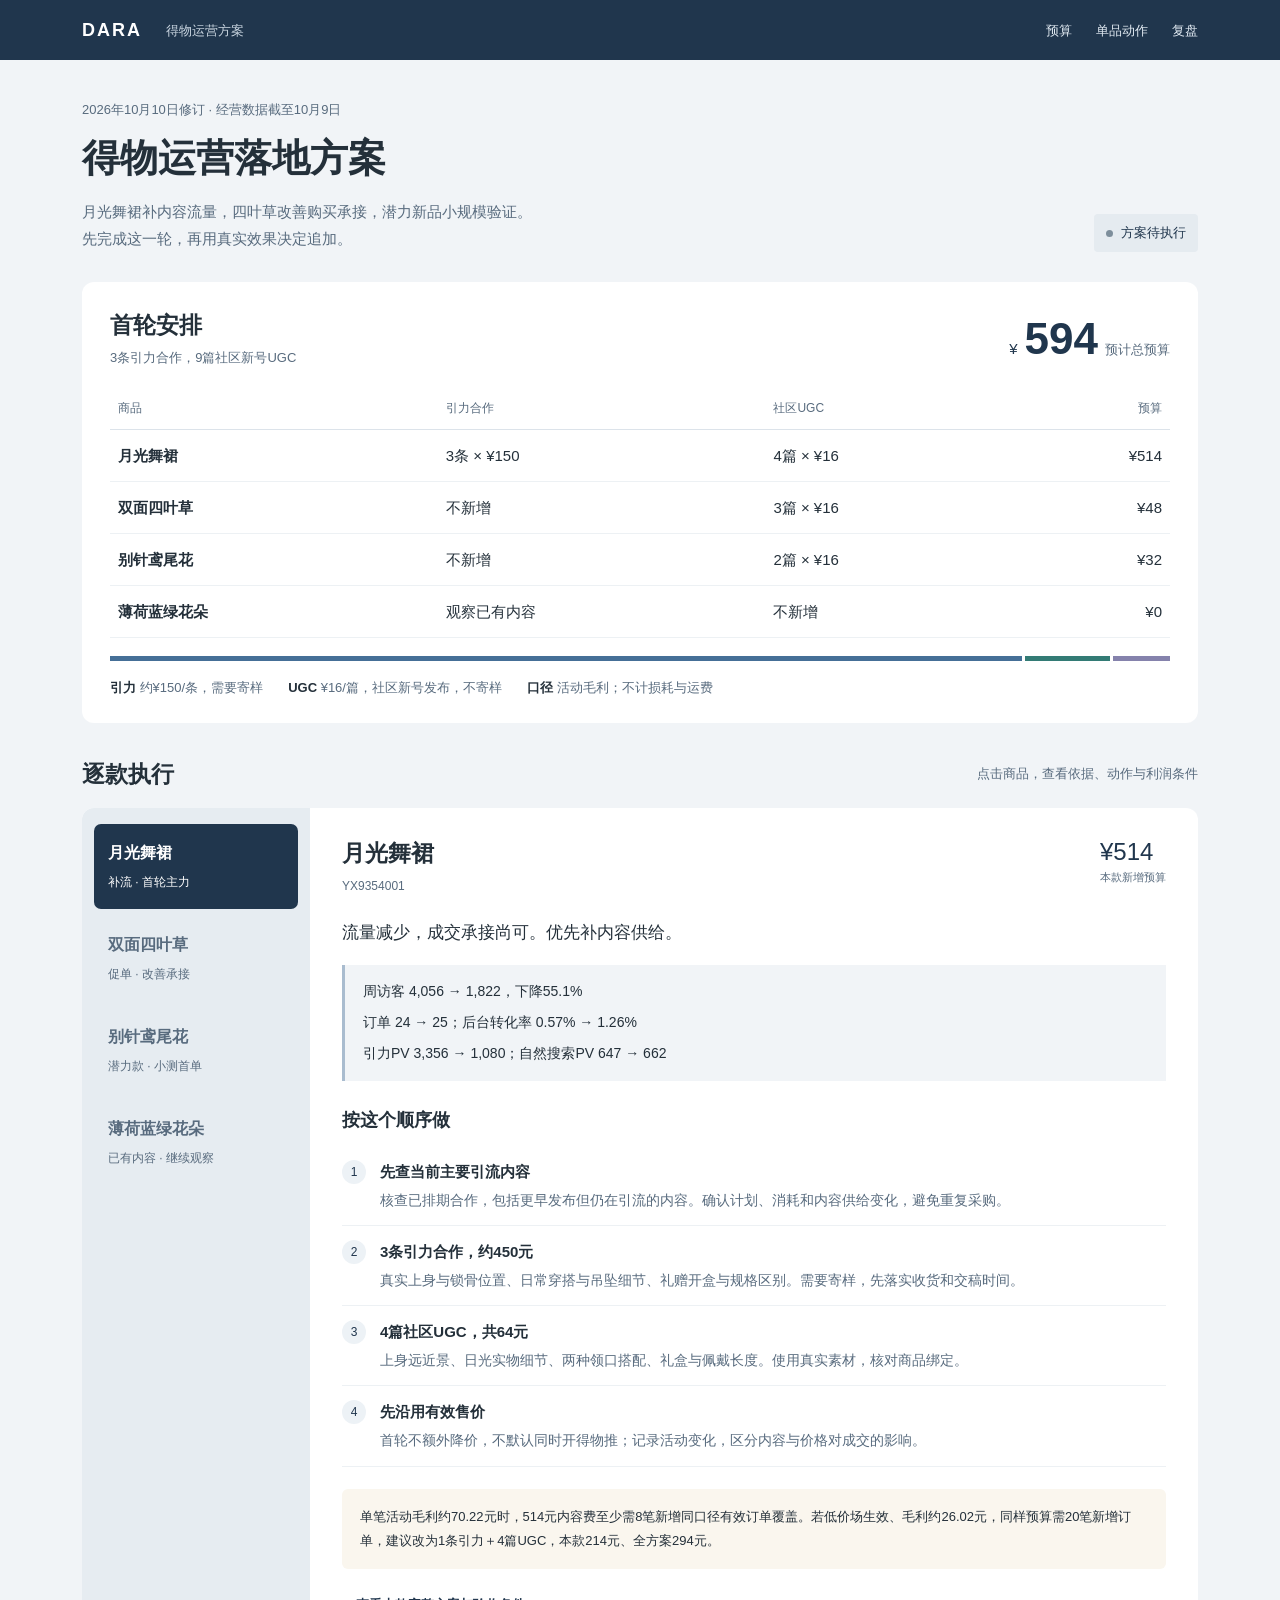
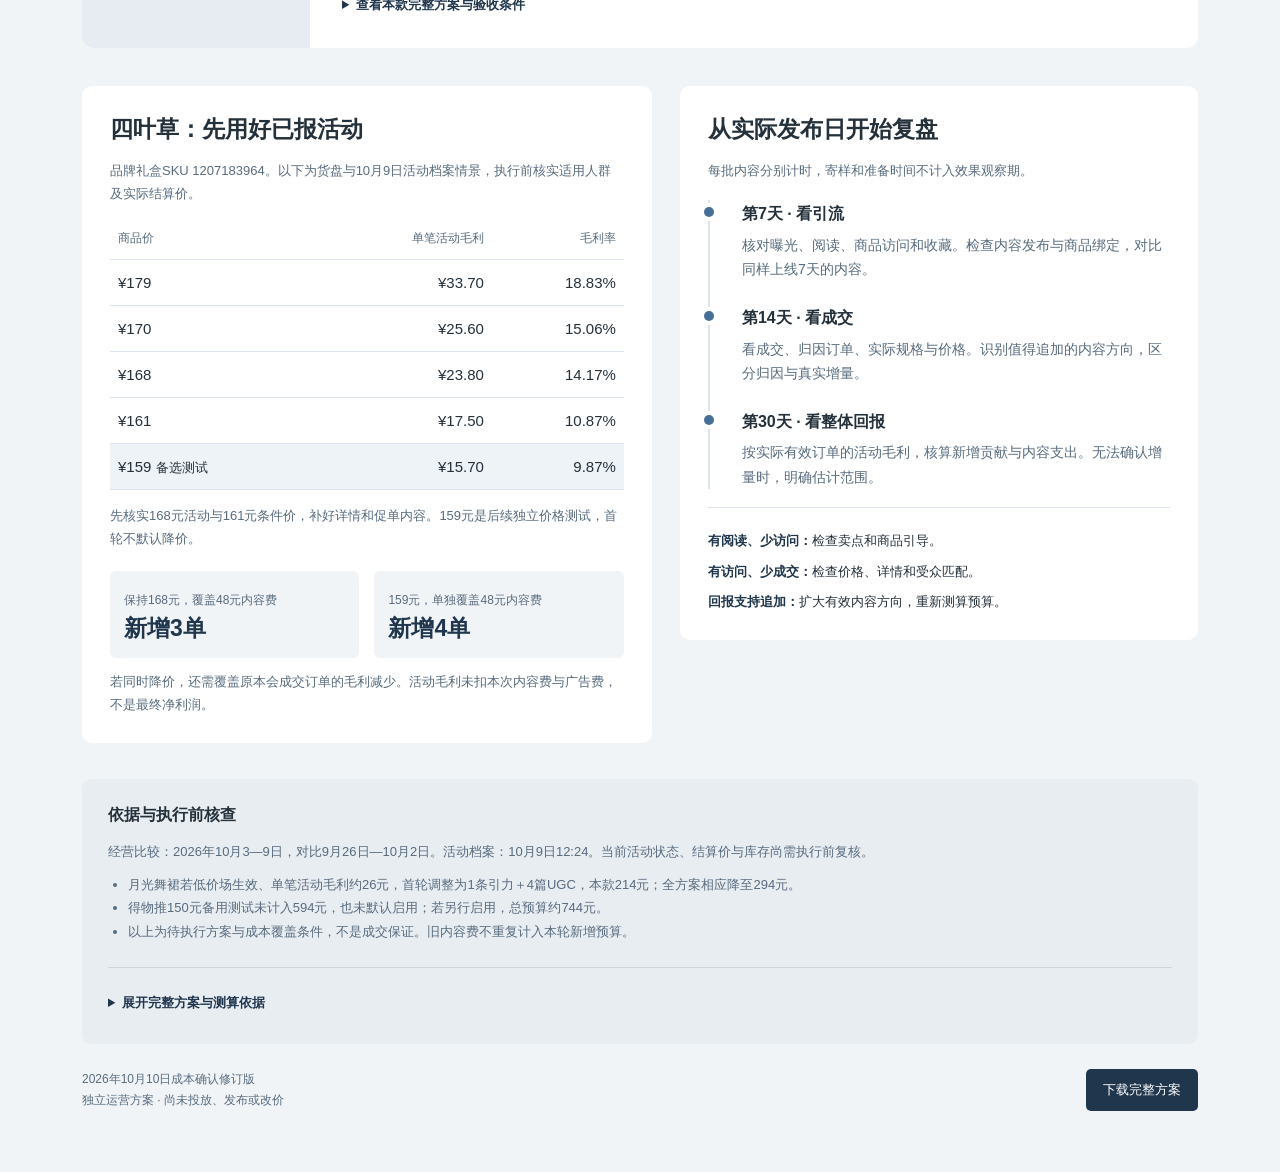
<file: projects/action-plan/examples/2026-10-10/site/index.html>
<!doctype html><html lang="zh-CN"><head><meta charset="utf-8"><meta name="viewport" content="width=device-width, initial-scale=1"><meta name="description" content="得物运营落地方案：3条引力、9篇社区UGC，594元首轮预算与7、14、30天复盘。"><title>得物运营落地方案 · 2026年10月10日</title><style>
:root{--ink:#24303a;--navy:#20364d;--muted:#586b7e;--silver:#f1f4f7;--line:#dce3ea;--blue:#456f97;--gold:#e8d8b8;--teal:#337b75;--lavender:#8582ac}*{box-sizing:border-box}html{scroll-behavior:smooth;scroll-padding-top:80px}body{margin:0;background:var(--silver);color:var(--ink);font:15px/1.8 -apple-system,BlinkMacSystemFont,"PingFang SC","Microsoft YaHei",sans-serif}button{font:inherit;cursor:pointer}a{color:var(--blue)}button:focus-visible,a:focus-visible,summary:focus-visible{outline:3px solid #af842d;outline-offset:4px}header{background:var(--navy);color:white;position:sticky;top:0;z-index:10}.topbar{max-width:1180px;margin:auto;padding:14px 32px;display:flex;align-items:center;gap:24px}.brand{font-weight:700;letter-spacing:2px;font-size:18px}.topbar>span{font-size:13px;color:#c9d5e0}.topbar nav{display:flex;margin-left:auto;gap:24px}.topbar a{color:#e2ebf3;text-decoration:none;font-size:13px}.wrap{max-width:1180px;padding:38px 32px 60px;margin:auto}.intro{display:flex;gap:30px;justify-content:space-between;align-items:end;padding-bottom:30px}.date{font-size:13px;color:var(--muted);margin:0 0 9px}h1{font-family:"Songti SC","STSong",serif;font-size:38px;line-height:1.45;margin:0}.lead{margin:12px 0 0;color:var(--muted);max-width:760px}.status{display:inline-flex;align-items:center;gap:8px;background:#e5ebf0;color:var(--navy);border-radius:4px;padding:7px 12px;font-size:13px;white-space:nowrap}.status:before{content:"";width:7px;height:7px;border-radius:50%;background:#7d8e9b}.budget{background:white;border-radius:12px;overflow:hidden;margin-bottom:34px}.budget-top{display:flex;align-items:center;justify-content:space-between;gap:30px;padding:26px 28px 18px}h2{font-size:23px;line-height:1.5;margin:0}h3{font-size:18px;margin:0 0 10px}.sub{margin:4px 0 0;color:var(--muted);font-size:13px}.total{display:flex;align-items:baseline;gap:7px;color:var(--navy);font-variant-numeric:tabular-nums}.total strong{font-size:44px;line-height:1.15;font-weight:650}.total small{color:var(--muted);font-size:13px}.budget-table{width:calc(100% - 56px);margin:0 28px;border-collapse:collapse;text-align:left;font-variant-numeric:tabular-nums}.budget-table th{color:var(--muted);font-size:12px;font-weight:500;border-bottom:1px solid var(--line);padding:10px 8px}.budget-table td{padding:12px 8px;border-bottom:1px solid #edf1f4}.budget-table th:last-child,.budget-table td:last-child{text-align:right}.budget-table td:first-child{font-weight:600}.allocation{height:5px;display:flex;margin:18px 28px 0;gap:3px}.allocation i:nth-child(1){background:var(--blue);flex:514}.allocation i:nth-child(2){background:var(--teal);flex:48}.allocation i:nth-child(3){background:var(--lavender);flex:32}.budget-foot{padding:15px 28px 23px;font-size:13px;color:var(--muted);display:flex;flex-wrap:wrap;gap:8px 25px}.budget-foot b{color:var(--ink)}.section-head{display:flex;align-items:center;gap:20px;justify-content:space-between;margin-bottom:17px}.section-head p{font-size:13px;color:var(--muted);margin:0}.product-shell{display:grid;grid-template-columns:228px 1fr;background:white;border-radius:12px;overflow:hidden;margin-bottom:38px}.product-nav{background:#e6ecf1;padding:16px 12px;display:flex;flex-direction:column;gap:7px}.product-nav button{border:0;text-align:left;background:transparent;padding:17px 14px;border-radius:7px;color:var(--muted);line-height:1.55}.product-nav button[aria-selected="true"]{background:var(--navy);color:white}.product-nav strong{font-size:16px;display:block;margin-bottom:3px}.product-nav small{font-size:12px}.product-main{padding:28px 32px 25px;min-width:0}.product-main[hidden]{display:none}.product-title{display:flex;justify-content:space-between;align-items:start;gap:18px}.sku{font-size:12px;color:var(--muted);margin:5px 0 0}.product-money{font-size:24px;line-height:1.3;font-variant-numeric:tabular-nums;color:var(--navy);white-space:nowrap}.product-money small{display:block;font-size:11px;color:var(--muted);text-align:right;margin-top:3px}.diagnosis{font-size:17px;font-weight:550;margin:21px 0 16px;line-height:1.8}.evidence{background:var(--silver);padding:14px 18px;border-left:3px solid #a9bccf;margin:0 0 23px;font-size:14px}.evidence p{margin:0 0 6px}.evidence p:last-child{margin:0}.actions{list-style:none;counter-reset:steps;padding:0;margin:0 0 22px}.actions li{counter-increment:steps;display:grid;grid-template-columns:26px 1fr;gap:12px;padding:12px 0;border-bottom:1px solid #edf1f4}.actions li:before{content:counter(steps);font-size:12px;width:24px;height:24px;background:#edf2f6;border-radius:50%;text-align:center;line-height:24px;color:var(--navy);margin-top:2px}.actions b{font-weight:600}.actions p{font-size:14px;color:var(--muted);margin:3px 0 0}.note{padding:16px 18px;background:#faf6ee;border-radius:6px;font-size:13px;line-height:1.85}.detail{margin-top:17px;font-size:13px}.detail summary,.doc summary{cursor:pointer;color:var(--navy);padding:7px 0;font-weight:600}.long-text{max-width:760px}.long-text h4{font-size:14px;margin:20px 0 8px}.long-text p{margin:10px 0;line-height:1.9}.two-col{display:grid;grid-template-columns:1.1fr 1fr;gap:28px;align-items:start;margin-bottom:36px}.panel{background:white;border-radius:10px;padding:26px 28px}.panel table{width:100%;border-collapse:collapse;font-variant-numeric:tabular-nums;margin:14px 0}.panel th,.panel td{padding:9px 8px;border-bottom:1px solid var(--line);text-align:right}.panel th{font-size:12px;color:var(--muted);font-weight:500}.panel th:first-child,.panel td:first-child{text-align:left}.panel tr.test{background:#edf3f7}.panel>p{font-size:13px;color:var(--muted);margin:12px 0 0}.profit-compare{display:grid;grid-template-columns:1fr 1fr;gap:15px;margin-top:20px}.profit-compare div{padding:14px;background:var(--silver);border-radius:6px}.profit-compare strong{display:block;font-size:23px;color:var(--navy);line-height:1.4;font-variant-numeric:tabular-nums}.profit-compare small{font-size:12px;color:var(--muted)}.timeline{margin:18px 0 5px;padding-left:19px;border-left:2px solid var(--line)}.milestone{position:relative;padding:0 0 22px 13px}.milestone:last-child{padding-bottom:0}.milestone:before{content:"";position:absolute;left:-25px;top:7px;width:10px;height:10px;border-radius:50%;background:var(--blue);box-shadow:0 0 0 4px white}.milestone h3{font-size:16px;margin:0 0 4px}.milestone p{margin:0;font-size:14px;line-height:1.75;color:var(--muted)}.how{margin-top:18px;padding-top:14px;border-top:1px solid var(--line);font-size:13px}.how span{display:block;margin-top:7px}.how b{color:var(--navy)}.sources{padding:22px 26px;background:#e8edf2;border-radius:9px;font-size:13px;color:var(--muted)}.sources h3{font-size:16px;color:var(--ink)}.sources p{margin:8px 0}.sources ul{margin:10px 0;padding-left:20px}.doc{margin-top:24px;border-top:1px solid #ccd6df;padding-top:16px}.doc pre{white-space:pre-wrap;font:14px/1.9 -apple-system,BlinkMacSystemFont,"PingFang SC",sans-serif;color:var(--ink);max-width:920px}.footer{display:flex;align-items:center;justify-content:space-between;gap:20px;font-size:12px;color:var(--muted);margin-top:25px}.download{display:inline-block;background:var(--navy);color:white;padding:9px 17px;text-decoration:none;border-radius:5px;font-size:13px}
@media(max-width:850px){.topbar{padding:12px 20px;gap:12px}.topbar>span{display:none}.wrap{padding:28px 20px 40px}.intro{display:block}.status{margin-top:17px}h1{font-size:32px}.product-shell{grid-template-columns:1fr}.product-nav{display:grid;grid-template-columns:repeat(4,1fr);padding:10px;gap:6px}.product-nav button{padding:12px 9px}.product-nav strong{font-size:13px}.product-nav small{font-size:11px}.two-col{grid-template-columns:1fr}.product-main{padding:24px}.section-head{align-items:start}.section-head p{max-width:48%}}
@media(max-width:520px){body{font-size:14px}.topbar{padding:11px 16px}.topbar nav{gap:17px}.topbar a{font-size:12px}.brand{font-size:16px}.wrap{padding:23px 14px 35px}h1{font-size:28px}.intro{padding-bottom:22px}.lead{font-size:14px}.budget-top{padding:22px 18px 15px;gap:10px;align-items:start}.budget-top h2{font-size:19px}.total strong{font-size:36px}.total small{display:none}.budget-table{margin:0 12px;width:calc(100% - 24px);font-size:12px}.budget-table th,.budget-table td{padding:10px 5px}.budget-table td:first-child{max-width:90px}.allocation{margin:15px 18px 0}.budget-foot{padding:12px 18px 20px;gap:5px;font-size:12px;display:block}.budget-foot span{display:block}.section-head h2{font-size:21px}.section-head p{font-size:12px}.product-nav{grid-template-columns:1fr 1fr}.product-nav button{padding:11px 12px}.product-nav strong{font-size:14px}.product-main{padding:20px}.product-title h2{font-size:22px}.product-money{font-size:22px}.diagnosis{font-size:16px}.evidence{font-size:13px;padding:12px}.panel{padding:22px 20px}.sources{padding:20px}.footer{align-items:start;flex-direction:column;gap:12px}}@media(prefers-reduced-motion:reduce){html{scroll-behavior:auto}}@media print{header,.product-nav,.download{display:none}.wrap{max-width:none;padding:0}.product-shell,.two-col{display:block}.product-main[hidden]{display:block}.panel{break-inside:avoid}body{background:white}}
</style></head><body>
<header><div class="topbar"><div class="brand">DARA</div><span>得物运营方案</span><nav aria-label="页面导航"><a href="#budget">预算</a><a href="#actions">单品动作</a><a href="#review">复盘</a></nav></div></header>
<main class="wrap"><section class="intro"><div><p class="date">2026年10月10日修订 · 经营数据截至10月9日</p><h1>得物运营落地方案</h1><p class="lead">月光舞裙补内容流量，四叶草改善购买承接，潜力新品小规模验证。<br>先完成这一轮，再用真实效果决定追加。</p></div><div class="status">方案待执行</div></section>
<section class="budget" id="budget" aria-labelledby="budget-title"><div class="budget-top"><div><h2 id="budget-title">首轮安排</h2><p class="sub">3条引力合作，9篇社区新号UGC</p></div><div class="total"><span>¥</span><strong>594</strong><small>预计总预算</small></div></div><table class="budget-table"><thead><tr><th scope="col">商品</th><th scope="col">引力合作</th><th scope="col">社区UGC</th><th scope="col">预算</th></tr></thead><tbody><tr><td>月光舞裙</td><td>3条 × ¥150</td><td>4篇 × ¥16</td><td>¥514</td></tr><tr><td>双面四叶草</td><td>不新增</td><td>3篇 × ¥16</td><td>¥48</td></tr><tr><td>别针鸢尾花</td><td>不新增</td><td>2篇 × ¥16</td><td>¥32</td></tr><tr><td>薄荷蓝绿花朵</td><td>观察已有内容</td><td>不新增</td><td>¥0</td></tr></tbody></table><div class="allocation" aria-hidden="true"><i></i><i></i><i></i></div><div class="budget-foot"><span><b>引力</b> 约¥150/条，需要寄样</span><span><b>UGC</b> ¥16/篇，社区新号发布，不寄样</span><span><b>口径</b> 活动毛利；不计损耗与运费</span></div></section>
<section id="actions"><div class="section-head"><h2>逐款执行</h2><p>点击商品，查看依据、动作与利润条件</p></div><div class="product-shell"><div class="product-nav" role="tablist" aria-label="商品方案"><button type="button" role="tab" id="tab-moon" aria-controls="panel-moon" aria-selected="true" tabindex="0" data-key="moon"><strong>月光舞裙</strong><small>补流 · 首轮主力</small></button><button type="button" role="tab" id="tab-clover" aria-controls="panel-clover" aria-selected="false" tabindex="-1" data-key="clover"><strong>双面四叶草</strong><small>促单 · 改善承接</small></button><button type="button" role="tab" id="tab-iris" aria-controls="panel-iris" aria-selected="false" tabindex="-1" data-key="iris"><strong>别针鸢尾花</strong><small>潜力款 · 小测首单</small></button><button type="button" role="tab" id="tab-mint" aria-controls="panel-mint" aria-selected="false" tabindex="-1" data-key="mint"><strong>薄荷蓝绿花朵</strong><small>已有内容 · 继续观察</small></button></div><div><article class="product-main" id="panel-moon" role="tabpanel" aria-labelledby="tab-moon" tabindex="0" ><div class="product-title"><div><h2>月光舞裙</h2><p class="sku">YX9354001</p></div><div class="product-money">¥514<small>本款新增预算</small></div></div><p class="diagnosis">流量减少，成交承接尚可。优先补内容供给。</p><div class="evidence"><p>周访客 4,056 → 1,822，下降55.1%</p><p>订单 24 → 25；后台转化率 0.57% → 1.26%</p><p>引力PV 3,356 → 1,080；自然搜索PV 647 → 662</p></div><h3>按这个顺序做</h3><ol class="actions"><li><div><b>先查当前主要引流内容</b><p>核查已排期合作，包括更早发布但仍在引流的内容。确认计划、消耗和内容供给变化，避免重复采购。</p></div></li><li><div><b>3条引力合作，约450元</b><p>真实上身与锁骨位置、日常穿搭与吊坠细节、礼赠开盒与规格区别。需要寄样，先落实收货和交稿时间。</p></div></li><li><div><b>4篇社区UGC，共64元</b><p>上身远近景、日光实物细节、两种领口搭配、礼盒与佩戴长度。使用真实素材，核对商品绑定。</p></div></li><li><div><b>先沿用有效售价</b><p>首轮不额外降价，不默认同时开得物推；记录活动变化，区分内容与价格对成交的影响。</p></div></li></ol><div class="note">单笔活动毛利约70.22元时，514元内容费至少需8笔新增同口径有效订单覆盖。若低价场生效、毛利约26.02元，同样预算需20笔新增订单，建议改为1条引力＋4篇UGC，本款214元、全方案294元。</div><details class="detail"><summary>查看本款完整方案与验收条件</summary><div class="long-text"><p>判断依据<br>周访客4056→1822，下降55.1%；订单24→25，后台转化率0.57%→1.26%；收藏率7.72%→7.74%。引力商详PV 3356→1080，减少2276次，而自然搜索PV 647→662。优先处理内容流量供给，现阶段没有证据支持额外降价。<br>引力PV下降是事实，具体是否因计划结束、预算变化或旧内容衰减仍需核实。先看当前主要引流内容和已排期合作，包括最近30天以前发布但仍在引流的内容，避免重复采购。</p><p>具体动作<br>1. 新增3条引力，方向分别为：真实上身与锁骨位置；日常穿搭与吊坠细节；礼赠开盒与规格区别。按每条约150元规划，共450元；执行前落实寄样和交稿排期。<br>2. 新增4篇社区UGC，共64元。主题分别为“上身远近景与大小”“日光实物细节”“两种领口搭配”“不同礼盒与佩戴长度”。使用现有真实素材，各篇有不同的购买信息点，并核对商品绑定。<br>3. 商品价格先沿用已生效方案。首轮同时记录活动价格变化，避免把活动低价带来的成交全部归于内容。<br>4. 得物推暂不同时启动。若引力寄样排期明显滞后，可另评估3天、每天50元的备用试投，前提是实际毛利允许且能单独看消耗和效果。</p><p>利润与投放量条件<br>档案情景A：品牌礼盒报名价279元、商家承担优惠25元，活动毛利约70.22元/单。覆盖本款514元内容费，至少需要8笔新增、同毛利口径的有效订单。此数是成本覆盖条件，不是订单预测。<br>档案情景B：待审核品牌特卖报名价214元、商家承担优惠25元，预估到手189元，活动毛利约26.02元/单。若实际生效，514元需要20笔新增订单覆盖，首轮建议改成1条引力＋4篇UGC，本款费用214元，约需9笔新增订单覆盖；全方案相应降至294元。<br>上述订单数用于30天整体回报评估，不要求首周回本。真实新增订单不能直接用平台“帮助成交”代替。历史两条内容的110元/3笔14日归因订单和130元/0笔归因订单，只说明效果存在差异，不能保证新内容复制表现。</p><p>验收<br>发布7天：核验是否有真实曝光、阅读和商详访问，商品绑定是否准确；比较同样发布7天的内容，而不是不同年龄的累计值。商品周访客回升到2300以上、后台转化保持约1%以上作为本轮观察目标，均不是预测或行业阈值。<br>发布14天：看归因成交、订单规格及实际售价，判断值得追加的内容方向；不因尚未回收全部费用就自动判失败。<br>发布30天：结合店铺同口径订单、活动与流量变化，评估新增贡献是否覆盖514元。增量无法可靠识别时分别列出归因结果和保守估计，不伪装成精确ROI。效果支持后再考虑扩至10条。</p></div></details></article><article class="product-main" id="panel-clover" role="tabpanel" aria-labelledby="tab-clover" tabindex="0" hidden><div class="product-title"><div><h2>双面四叶草</h2><p class="sku">YX9615001</p></div><div class="product-money">¥48<small>本款新增预算</small></div></div><p class="diagnosis">流量已经增加，先让商品信息与有效权益帮助下单。</p><div class="evidence"><p>周访客 619 → 1,447，增长133.8%</p><p>订单 2 → 3；后台转化率 0.32% → 0.21%</p><p>本周93人收藏，收藏率6.43%；引力PV占比约91%</p></div><h3>按这个顺序做</h3><ol class="actions"><li><div><b>核实实际结算价与适用人群</b><p>品牌礼盒SKU 1207183964。档案已有168元活动和161元条件价，不能把条件价当作所有买家的当前最低价。</p></div></li><li><div><b>3篇促单UGC，共48元</b><p>双面实物对比、真实上身大小与链长、礼盒区别与搭配场景。社区新号发布，不寄样。</p></div></li><li><div><b>补齐确实缺失的详情信息</b><p>实物上身、双面对比、尺寸链长、材质保养和礼盒区别。结合真实评价与售前问题，优先回答3个购买疑问。</p></div></li><li><div><b>先观察，再决定价格测试</b><p>核实新活动生效后，至少观察两个完整日。159元仅作后续独立测试，两个加价礼盒暂不联动。</p></div></li></ol><div class="note">168元情景下，单笔活动毛利23.80元，48元内容费需至少3笔新增有效订单覆盖。159元情景下单笔毛利15.70元，内容费需4笔新增订单覆盖；若同时降价，还要补上原有订单的毛利损失。</div><details class="detail"><summary>查看本款完整方案与验收条件</summary><div class="long-text"><p>判断依据<br>周访客619→1447，增长133.8%；订单2→3；后台转化率0.32%→0.21%；93人收藏、收藏率6.43%。引力PV占总PV约91%。流量已经增加，应先核查来的人是否匹配、实际价格是否清楚，以及商品信息能否解除购买疑问。成交样本只有3单，暂不能断言价格就是主因。</p><p>具体动作<br>1. 核查品牌礼盒SKU 1207183964的实际结算价和适用人群。档案中有双11热销B 168元、新人/兴趣95折170元、品牌首单/兴趣9折161元、会员179元、品牌老客177元；多人团161元当时审核中。不能把161元条件价称为所有买家当前都能获得的最低价。<br>2. 双11热销B档案起始时间为10月9日20:00。核实生效后，先给它至少两个完整日的观察时间，不用之前179元的表现直接评价新活动。<br>3. 发布3篇社区UGC，每篇16元，共48元：双面实物对比；真实上身大小与链长；礼盒区别与适合的搭配场景。它们属于付费内容，但不追加得物推或引力合作预算。<br>4. 核验详情页，补齐确实缺失的实物上身、双面对比、尺寸/链长、材质保养和礼盒区别。读取真实评价和售前问题，优先回答最常见的3个疑问。先利用现有素材整理改稿，不另行默认采购摄影或设计服务。</p><p>首轮先保持核实后的价格，让内容和信息改善先跑起来。若完成活动与详情核验后仍需验证价格影响，再将品牌礼盒159元作为独立测试，两个加价礼盒暂不联动。</p><p>价格与毛利测算（品牌礼盒，无另加优惠）<br>商品价     单笔活动毛利     活动毛利率<br>179元      33.70元          18.83%<br>170元      25.60元          15.06%<br>168元      23.80元          14.17%<br>161元      17.50元          10.87%<br>159元      15.70元           9.87%</p><p>公式按货盘活动毛利：商品价－MAX(商品价×22%,45元)－67.9元商品成本－14.5元履约－商品价×10%。10%沿用货盘公式，本方案不擅自改成另一税率；活动毛利不是最终净利润。采用商家券、平台补贴或不同费用基数时，须按实际结算规则重算。</p><p>保持168元时，3篇UGC的48元费用需要至少3笔新增同口径有效订单覆盖；保持161元时也需3笔；159元时需4笔，均仅为内容费覆盖条件。若同时降价，还要补上原本会成交订单的毛利减少，不能只计算新增内容费。<br>例如，某可比观察期原可售3单、每单毛利23.8元，总毛利71.4元；若该观察期降为159元并承担全部48元内容费，则总订单至少8单，才可维持原总毛利并覆盖48元。此例仅说明让利与内容费应一起核算，不把原周3单机械外推为30天销量。</p><p>验收<br>第7天看UGC能否带来商品访问和收藏、用户疑问是否得到回答；第14天看成交与后台转化是否改善，约1400周访客时转化回到0.35%左右仅作观察目标；第30天看同口径新增贡献能否覆盖48元。价改测试单独记录起点，避免与内容同时大幅改变后无法判断原因。</p></div></details></article><article class="product-main" id="panel-iris" role="tabpanel" aria-labelledby="tab-iris" tabindex="0" hidden><div class="product-title"><div><h2>别针鸢尾花</h2><p class="sku">YX9640002</p></div><div class="product-money">¥32<small>本款新增预算</small></div></div><p class="diagnosis">收藏率出现潜力信号，用32元继续验证。</p><div class="evidence"><p>访客 85 → 118；收藏人数 4 → 12</p><p>收藏率 4.71% → 10.17%，尚无成交</p><p>359元货盘情景下，单笔活动毛利约23.54元</p></div><h3>按这个顺序做</h3><ol class="actions"><li><div><b>2篇社区UGC，共32元</b><p>一篇真实上身与尺寸，一篇结构细节与搭配。使用已有真实素材，不寄样。</p></div></li><li><div><b>核实实际在售价与规格</b><p>本轮不额外降价，不增加150元引力合作或得物推。</p></div></li><li><div><b>继续扩大观察样本</b><p>约300名同口径区间访客仍未成交时，集中检查价格、详情和受众匹配。</p></div></li></ol><div class="note">32元内容费约需2笔新增同口径有效订单覆盖。10.17%收藏率仍是小样本信号；300访客是本次观察点，不是行业门槛。</div><details class="detail"><summary>查看本款完整方案与验收条件</summary><div class="long-text"><p>本周118访客、12收藏，收藏率10.17%；前周85访客、4收藏，收藏率4.71%；尚无成交。值得继续看，但没有足够证据直接大额放量。<br>安排2篇社区UGC：一篇真实上身与尺寸，一篇结构细节与搭配，共32元，不寄样。先使用已有素材，核对货盘359元参考价对应的实际在售活动，不额外降价或投得物推。<br>货盘359元活动毛利约23.54元/单，32元内容费需要约2笔新增同口径有效订单覆盖。因此16元UGC适合作为首轮小测，150元引力合作暂缓。<br>第7天看访问和收藏，第14天看首单，第30天评估整体回报。约300名同口径区间访客仍无成交时，启动价格、详情与受众检查；300人只是本次观察点，不是行业门槛。</p></div></details></article><article class="product-main" id="panel-mint" role="tabpanel" aria-labelledby="tab-mint" tabindex="0" hidden><div class="product-title"><div><h2>薄荷蓝绿花朵</h2><p class="sku">YX9638001</p></div><div class="product-money">¥0<small>本款新增预算</small></div></div><p class="diagnosis">新内容刚发布，先看已有合作的效果。</p><div class="evidence"><p>发布于10月9日20:42；快照截至10月10日08:00</p><p>累计96曝光、27阅读、12次商详访问；0收藏、0笔14日归因订单</p><p>已有合作费100元；359元货盘情景下单笔活动毛利约29.98元</p></div><h3>按这个顺序做</h3><ol class="actions"><li><div><b>核对商品绑定与可售状态</b><p>刚上线没有成交，尚不足以判定内容失败。</p></div></li><li><div><b>保持新增预算0元</b><p>按这条内容的实际发布时间，进入7／14／30天复盘。</p></div></li><li><div><b>历史费用单独核算</b><p>已有100元不改写为新合作默认150元，也不重复计入本轮594元。</p></div></li></ol><div class="note">历史100元内容费约需4笔新增同口径有效订单覆盖。继续跟踪实际流量与成交，本轮不加购新合作。</div><details class="detail"><summary>查看本款完整方案与验收条件</summary><div class="long-text"><p>10月9日20:42发布的现有内容，日报累计快照截至10月10日08:00为96曝光、27阅读、12次商详访问、0收藏、0笔14日归因订单。先核对绑定和可售状态，不因刚上线未成交就追加合作或判失败。<br>历史这条合作已记录100元费用，不改写成新合作默认150元。货盘359元活动毛利约29.98元/单，约4笔新增同口径有效订单可覆盖这条历史内容费。按7/14/30天节奏观察，100元是已发生的历史费用，不重复计入本轮594元新增预算。</p></div></details></article></div></div></section>
<div class="two-col"><section class="panel" id="price"><h2>四叶草：先用好已报活动</h2><p>品牌礼盒SKU 1207183964。以下为货盘与10月9日活动档案情景，执行前核实适用人群及实际结算价。</p><table><thead><tr><th>商品价</th><th>单笔活动毛利</th><th>毛利率</th></tr></thead><tbody><tr><td>¥179</td><td>¥33.70</td><td>18.83%</td></tr><tr><td>¥170</td><td>¥25.60</td><td>15.06%</td></tr><tr><td>¥168</td><td>¥23.80</td><td>14.17%</td></tr><tr><td>¥161</td><td>¥17.50</td><td>10.87%</td></tr><tr class="test"><td>¥159 <small>备选测试</small></td><td>¥15.70</td><td>9.87%</td></tr></tbody></table><p>先核实168元活动与161元条件价，补好详情和促单内容。159元是后续独立价格测试，首轮不默认降价。</p><div class="profit-compare"><div><small>保持168元，覆盖48元内容费</small><strong>新增3单</strong></div><div><small>159元，单独覆盖48元内容费</small><strong>新增4单</strong></div></div><p>若同时降价，还需覆盖原本会成交订单的毛利减少。活动毛利未扣本次内容费与广告费，不是最终净利润。</p></section>
<section class="panel" id="review"><h2>从实际发布日开始复盘</h2><p>每批内容分别计时，寄样和准备时间不计入效果观察期。</p><div class="timeline"><div class="milestone"><h3>第7天 · 看引流</h3><p>核对曝光、阅读、商品访问和收藏。检查内容发布与商品绑定，对比同样上线7天的内容。</p></div><div class="milestone"><h3>第14天 · 看成交</h3><p>看成交、归因订单、实际规格与价格。识别值得追加的内容方向，区分归因与真实增量。</p></div><div class="milestone"><h3>第30天 · 看整体回报</h3><p>按实际有效订单的活动毛利，核算新增贡献与内容支出。无法确认增量时，明确估计范围。</p></div></div><div class="how"><span><b>有阅读、少访问：</b>检查卖点和商品引导。</span><span><b>有访问、少成交：</b>检查价格、详情和受众匹配。</span><span><b>回报支持追加：</b>扩大有效内容方向，重新测算预算。</span></div></section></div>
<section class="sources"><h3>依据与执行前核查</h3><p>经营比较：2026年10月3—9日，对比9月26日—10月2日。活动档案：10月9日12:24。当前活动状态、结算价与库存尚需执行前复核。</p><ul><li>月光舞裙若低价场生效、单笔活动毛利约26元，首轮调整为1条引力＋4篇UGC，本款214元；全方案相应降至294元。</li><li>得物推150元备用测试未计入594元，也未默认启用；若另行启用，总预算约744元。</li><li>以上为待执行方案与成本覆盖条件，不是成交保证。旧内容费不重复计入本轮新增预算。</li></ul><details class="doc"><summary>展开完整方案与测算依据</summary><pre>得物运营落地方案 · 成本确认修订版
2026年10月10日｜供审阅，尚未投放、发布或改价

本轮建议：月光舞裙3条引力＋4篇UGC；四叶草3篇促单UGC；别针鸢尾花2篇UGC；薄荷蓝绿花朵观察现有内容。总预算约594元。

一、已经确认的成本与复盘口径

利润：按货盘“活动毛利”口径保守测算。
引力：约150元/条，需要寄样。历史110—130元/条只作为历史效果记录，不作为新合作默认预算。
日常UGC：社区新号发布，16元/篇，不需要寄样；使用可用的真实商品素材，不以实际试戴或购买经历不明的内容作亲身体验陈述。
费用：按用户要求不计样品损耗及运费；引力排期仍要考虑寄样、收货和交稿时间。
复盘：每批内容实际发布后，7天看引流、14天看成交、30天看整体回报。

经营数据依据为已发布的10月9日日报，比较10月3—9日与9月26日—10月2日。活动使用10月9日12:24保存的报名档案，尚未重查当前买家结算价和活动生效状态。下列利润均是该档案和货盘口径下的情景测算，不是实时结算利润；执行前核实具体SKU、有效活动与库存。

二、首轮预算

商品                         引力                社区UGC          合计
月光舞裙                     3条×150＝450元      4篇×16＝64元     514元
好运相随双面四叶草           不新增              3篇×16＝48元      48元
别针鸢尾花水滴星芒           不新增              2篇×16＝32元      32元
薄荷蓝绿花朵                 不新增              不新增             0元
总计                         3条＝450元          9篇＝144元       594元

其中150元是引力单条规划报价，实际合作报价确定后再锁定支出。得物推150元备用测试不计入594元，也不默认启用；若另行启用，总预算约744元。

三、月光舞裙 YX9354001：先补内容流量，预算514元

判断依据
周访客4056→1822，下降55.1%；订单24→25，后台转化率0.57%→1.26%；收藏率7.72%→7.74%。引力商详PV 3356→1080，减少2276次，而自然搜索PV 647→662。优先处理内容流量供给，现阶段没有证据支持额外降价。
引力PV下降是事实，具体是否因计划结束、预算变化或旧内容衰减仍需核实。先看当前主要引流内容和已排期合作，包括最近30天以前发布但仍在引流的内容，避免重复采购。

具体动作
1. 新增3条引力，方向分别为：真实上身与锁骨位置；日常穿搭与吊坠细节；礼赠开盒与规格区别。按每条约150元规划，共450元；执行前落实寄样和交稿排期。
2. 新增4篇社区UGC，共64元。主题分别为“上身远近景与大小”“日光实物细节”“两种领口搭配”“不同礼盒与佩戴长度”。使用现有真实素材，各篇有不同的购买信息点，并核对商品绑定。
3. 商品价格先沿用已生效方案。首轮同时记录活动价格变化，避免把活动低价带来的成交全部归于内容。
4. 得物推暂不同时启动。若引力寄样排期明显滞后，可另评估3天、每天50元的备用试投，前提是实际毛利允许且能单独看消耗和效果。

利润与投放量条件
档案情景A：品牌礼盒报名价279元、商家承担优惠25元，活动毛利约70.22元/单。覆盖本款514元内容费，至少需要8笔新增、同毛利口径的有效订单。此数是成本覆盖条件，不是订单预测。
档案情景B：待审核品牌特卖报名价214元、商家承担优惠25元，预估到手189元，活动毛利约26.02元/单。若实际生效，514元需要20笔新增订单覆盖，首轮建议改成1条引力＋4篇UGC，本款费用214元，约需9笔新增订单覆盖；全方案相应降至294元。
上述订单数用于30天整体回报评估，不要求首周回本。真实新增订单不能直接用平台“帮助成交”代替。历史两条内容的110元/3笔14日归因订单和130元/0笔归因订单，只说明效果存在差异，不能保证新内容复制表现。

验收
发布7天：核验是否有真实曝光、阅读和商详访问，商品绑定是否准确；比较同样发布7天的内容，而不是不同年龄的累计值。商品周访客回升到2300以上、后台转化保持约1%以上作为本轮观察目标，均不是预测或行业阈值。
发布14天：看归因成交、订单规格及实际售价，判断值得追加的内容方向；不因尚未回收全部费用就自动判失败。
发布30天：结合店铺同口径订单、活动与流量变化，评估新增贡献是否覆盖514元。增量无法可靠识别时分别列出归因结果和保守估计，不伪装成精确ROI。效果支持后再考虑扩至10条。

四、好运相随双面四叶草 YX9615001：先改善购买承接，预算48元

判断依据
周访客619→1447，增长133.8%；订单2→3；后台转化率0.32%→0.21%；93人收藏、收藏率6.43%。引力PV占总PV约91%。流量已经增加，应先核查来的人是否匹配、实际价格是否清楚，以及商品信息能否解除购买疑问。成交样本只有3单，暂不能断言价格就是主因。

具体动作
1. 核查品牌礼盒SKU 1207183964的实际结算价和适用人群。档案中有双11热销B 168元、新人/兴趣95折170元、品牌首单/兴趣9折161元、会员179元、品牌老客177元；多人团161元当时审核中。不能把161元条件价称为所有买家当前都能获得的最低价。
2. 双11热销B档案起始时间为10月9日20:00。核实生效后，先给它至少两个完整日的观察时间，不用之前179元的表现直接评价新活动。
3. 发布3篇社区UGC，每篇16元，共48元：双面实物对比；真实上身大小与链长；礼盒区别与适合的搭配场景。它们属于付费内容，但不追加得物推或引力合作预算。
4. 核验详情页，补齐确实缺失的实物上身、双面对比、尺寸/链长、材质保养和礼盒区别。读取真实评价和售前问题，优先回答最常见的3个疑问。先利用现有素材整理改稿，不另行默认采购摄影或设计服务。

首轮先保持核实后的价格，让内容和信息改善先跑起来。若完成活动与详情核验后仍需验证价格影响，再将品牌礼盒159元作为独立测试，两个加价礼盒暂不联动。

价格与毛利测算（品牌礼盒，无另加优惠）
商品价     单笔活动毛利     活动毛利率
179元      33.70元          18.83%
170元      25.60元          15.06%
168元      23.80元          14.17%
161元      17.50元          10.87%
159元      15.70元           9.87%

公式按货盘活动毛利：商品价－MAX(商品价×22%,45元)－67.9元商品成本－14.5元履约－商品价×10%。10%沿用货盘公式，本方案不擅自改成另一税率；活动毛利不是最终净利润。采用商家券、平台补贴或不同费用基数时，须按实际结算规则重算。

保持168元时，3篇UGC的48元费用需要至少3笔新增同口径有效订单覆盖；保持161元时也需3笔；159元时需4笔，均仅为内容费覆盖条件。若同时降价，还要补上原本会成交订单的毛利减少，不能只计算新增内容费。
例如，某可比观察期原可售3单、每单毛利23.8元，总毛利71.4元；若该观察期降为159元并承担全部48元内容费，则总订单至少8单，才可维持原总毛利并覆盖48元。此例仅说明让利与内容费应一起核算，不把原周3单机械外推为30天销量。

验收
第7天看UGC能否带来商品访问和收藏、用户疑问是否得到回答；第14天看成交与后台转化是否改善，约1400周访客时转化回到0.35%左右仅作观察目标；第30天看同口径新增贡献能否覆盖48元。价改测试单独记录起点，避免与内容同时大幅改变后无法判断原因。

五、别针鸢尾花水滴星芒 YX9640002：32元验证潜力

本周118访客、12收藏，收藏率10.17%；前周85访客、4收藏，收藏率4.71%；尚无成交。值得继续看，但没有足够证据直接大额放量。
安排2篇社区UGC：一篇真实上身与尺寸，一篇结构细节与搭配，共32元，不寄样。先使用已有素材，核对货盘359元参考价对应的实际在售活动，不额外降价或投得物推。
货盘359元活动毛利约23.54元/单，32元内容费需要约2笔新增同口径有效订单覆盖。因此16元UGC适合作为首轮小测，150元引力合作暂缓。
第7天看访问和收藏，第14天看首单，第30天评估整体回报。约300名同口径区间访客仍无成交时，启动价格、详情与受众检查；300人只是本次观察点，不是行业门槛。

六、薄荷蓝绿花朵 YX9638001：观察已发内容，新增预算0元

10月9日20:42发布的现有内容，日报累计快照截至10月10日08:00为96曝光、27阅读、12次商详访问、0收藏、0笔14日归因订单。先核对绑定和可售状态，不因刚上线未成交就追加合作或判失败。
历史这条合作已记录100元费用，不改写成新合作默认150元。货盘359元活动毛利约29.98元/单，约4笔新增同口径有效订单可覆盖这条历史内容费。按7/14/30天节奏观察，100元是已发生的历史费用，不重复计入本轮594元新增预算。

七、执行顺序与复盘

准备阶段：核实主力两款有效活动、实际结算价、规格库存、已排期内容；完成9篇UGC的主题、真实素材和商品绑定清单；落实3条引力的约150元报价、寄样地址和交稿周期。
发布阶段：UGC不依赖寄样，可在素材完成后分批排期；引力在达人收到样品并交稿后发布，不能把寄样当天当作效果观察起点。内容数量与预算只作本次方案，尚未下单或发布。
第7天：每批内容看曝光、阅读、商品访问与收藏，记录是否有效引流；分清社区UGC、引力内容及后台渠道PV，不能用PV冒充UV。
第14天：看实际成交及平台归因，留意退货、活动和价格变化；累计曝光不同的内容不直接比较绝对订单好坏。
第30天：以实际有效订单对应的活动毛利核算新增贡献，扣除实际内容费及已启用推广费。出单与回本分别判断，无法识别增量时明确限制。

扩大：继续追加表现好的内容方向，并重算单位费用及利润。
调整：有阅读无商品访问，优先改商品引导和卖点；有访问无成交，优先查实际价格、详情与受众；没有有效曝光，先查发布状态与内容本身。
停止追加：已到30天且仍缺乏有效访问/成交证据，或实际毛利不足以支持追加费用；不因为了完成条数而继续采购。

数据来源
· 已发布的10月9日商品日报及对应经营、渠道区间数据，采集日期10月10日。
· 近月引力内容档案：使用每条实际发布时刻和独立数据截止时间，区分累计快照与逐日值。
· 《戴拉银饰货盘》Sheet1第3、4、40、44行及活动毛利公式。
· 《报名汇总》10月9日12:24档案：四叶草品牌礼盒第305—312行、月光舞裙品牌礼盒第118—134行；不替代当前状态复核。
· 用户2026年10月10日确认：活动毛利口径；引力约150元/条需寄样；社区新号UGC 16元/篇无需寄样；本次不计损耗与运费；7/14/30天复盘。
</pre></details></section>
<footer class="footer"><span>2026年10月10日成本确认修订版<br>独立运营方案 · 尚未投放、发布或改价</span><a class="download" href="plan.txt" download="得物运营落地方案-2026-10-10-修订版.txt">下载完整方案</a></footer></main>
<script>
const tabs=Array.from(document.querySelectorAll('[role="tab"]'));
function selectTab(button){tabs.forEach(t=>{const active=t===button;t.setAttribute('aria-selected',String(active));t.tabIndex=active?0:-1;document.getElementById(t.getAttribute('aria-controls')).hidden=!active;});}
tabs.forEach((b,i)=>{b.addEventListener('click',()=>selectTab(b));b.addEventListener('keydown',e=>{if(['ArrowRight','ArrowDown','ArrowLeft','ArrowUp','Home','End'].includes(e.key)){e.preventDefault();const n=e.key==='Home'?0:e.key==='End'?tabs.length-1:(i+(['ArrowRight','ArrowDown'].includes(e.key)?1:-1)+tabs.length)%tabs.length;selectTab(tabs[n]);tabs[n].focus();}})});
</script></body></html>
</file>
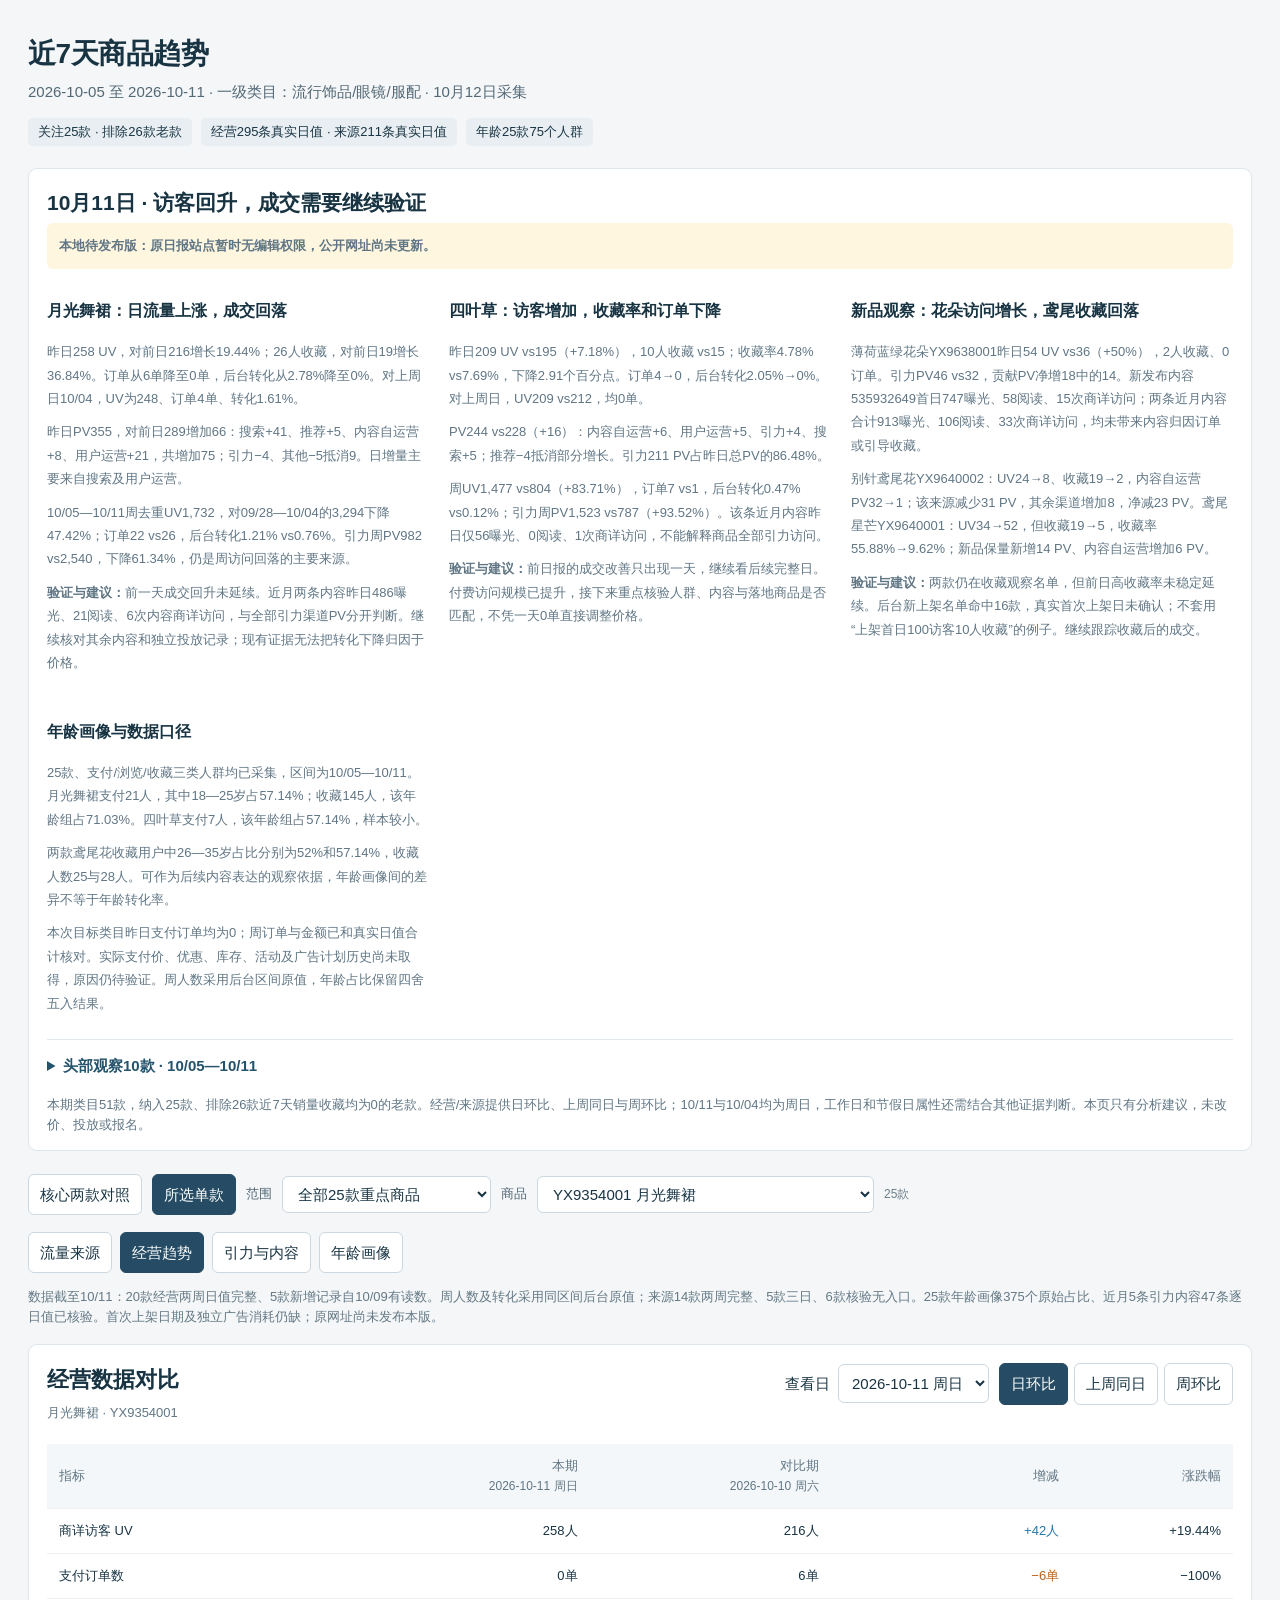
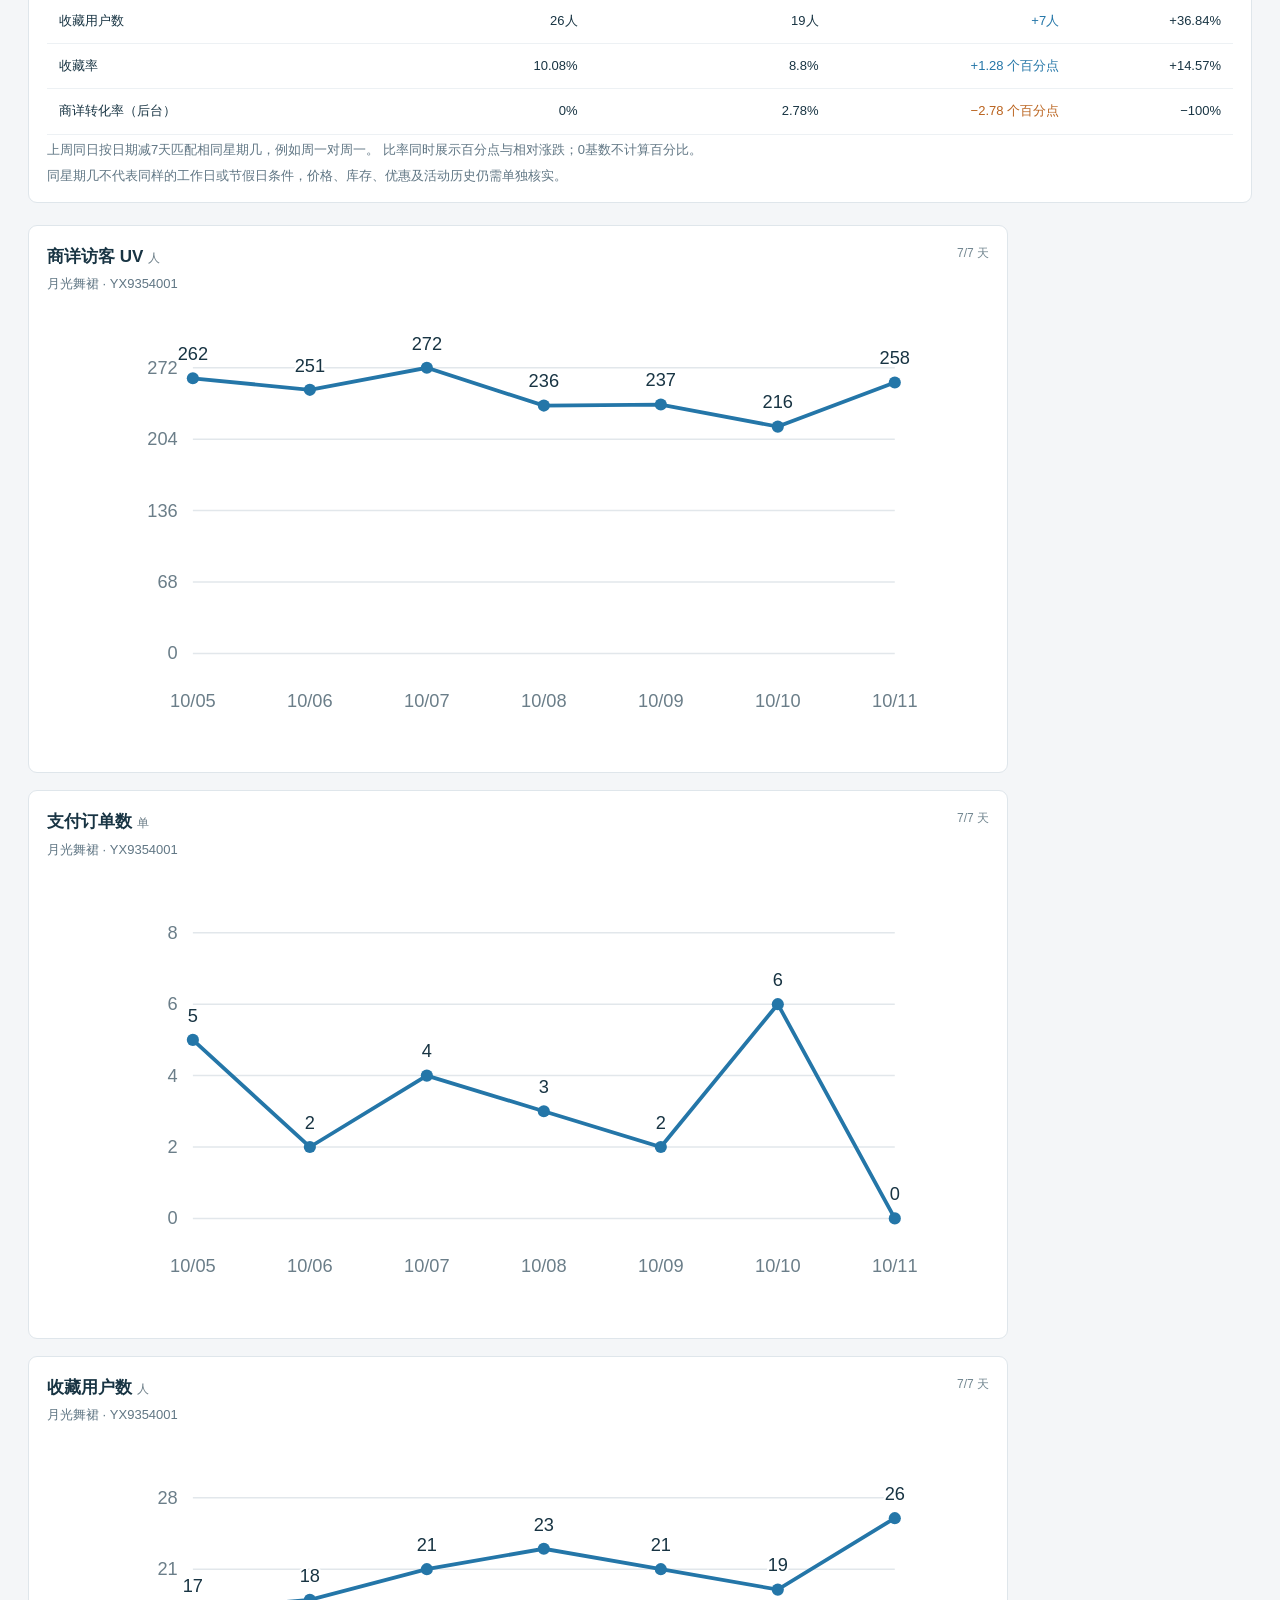
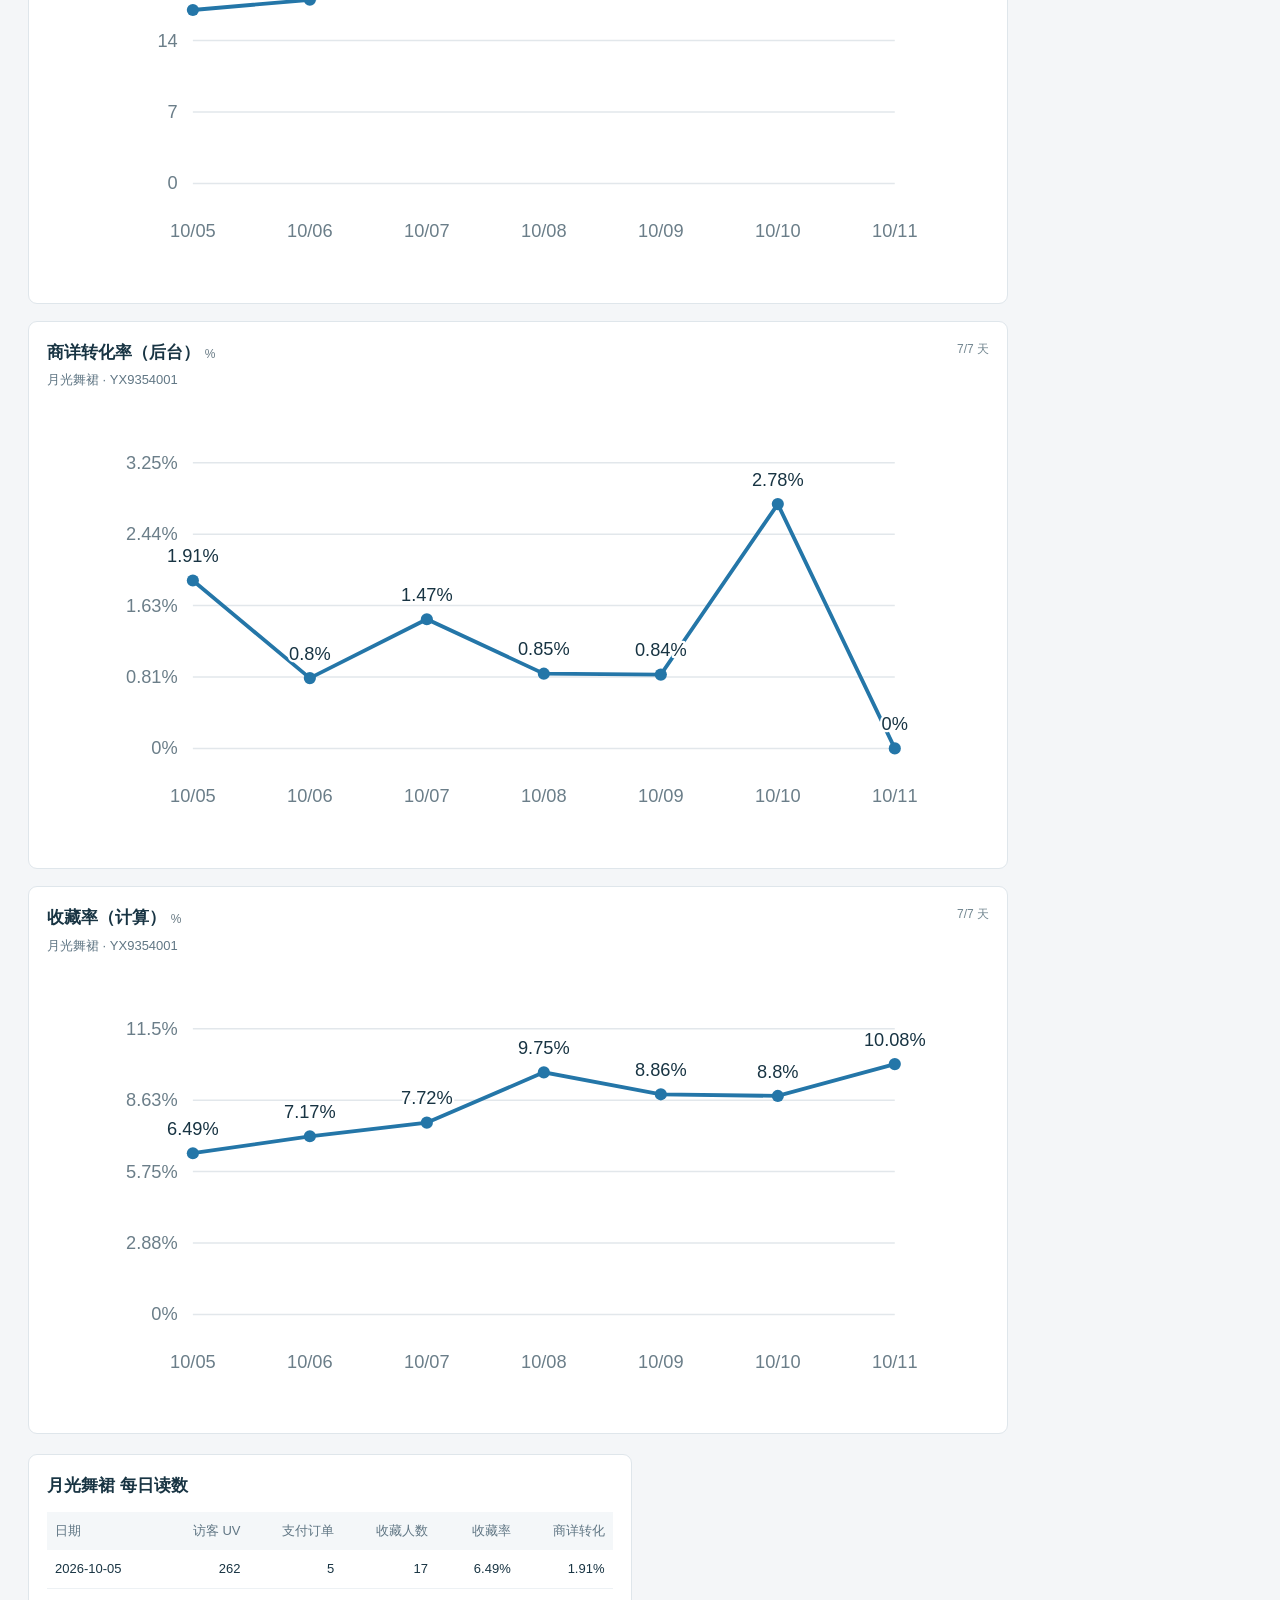
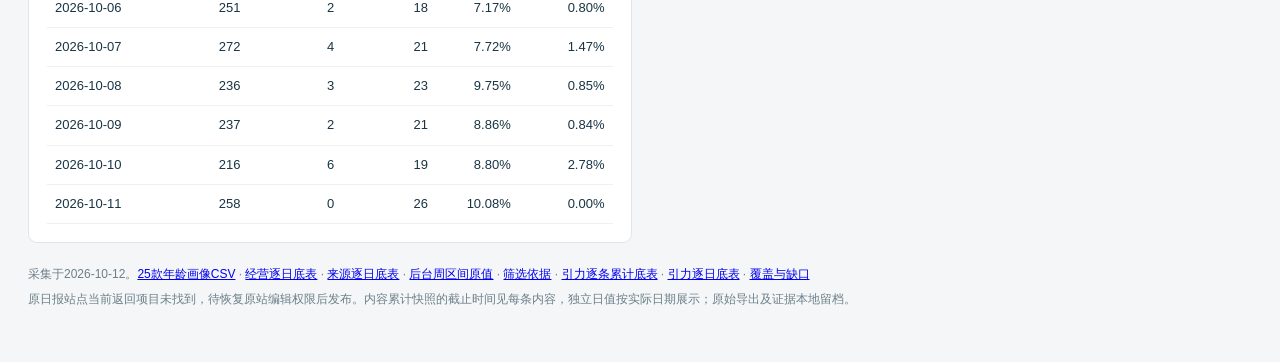
<file: projects/product-analytics/examples/2026-10-12/draft-site/index.html>
<!doctype html><html lang="zh-CN"><head><link rel="icon" type="image/svg+xml" href="data:image/svg+xml,%3Csvg%20xmlns%3D%22http%3A%2F%2Fwww.w3.org%2F2000%2Fsvg%22%20viewBox%3D%220%200%2032%2032%22%3E%3Crect%20width%3D%2232%22%20height%3D%2232%22%20rx%3D%226%22%20fill%3D%22%23254c64%22%2F%3E%3Cpath%20d%3D%22M6%2022L12%2015L18%2018L26%208%22%20fill%3D%22none%22%20stroke%3D%22%23fff%22%20stroke-width%3D%223%22%2F%3E%3Ccircle%20cx%3D%2226%22%20cy%3D%228%22%20r%3D%223%22%20fill%3D%22%23dc954b%22%2F%3E%3C%2Fsvg%3E"><meta name="description" content="得物商品逐日趋势与单品渠道来源，查看经营和渠道的日环比、上周同日、周环比及引力内容核验。"><meta charset="UTF-8"><meta name="viewport" content="width=device-width,initial-scale=1"><title>10月11日商品日报 · 待发布</title><style>*{box-sizing:border-box}body{margin:0;background:#f4f6f8;color:#183443;font:15px/1.55 -apple-system,BlinkMacSystemFont,"PingFang SC","Microsoft YaHei",sans-serif}.wrap{max-width:1380px;margin:auto;padding:32px 28px 48px}h1{font-size:28px;margin:0 0 5px;font-weight:650;letter-spacing:-.5px}.intro{margin:0;color:#526875}.scope{margin-top:14px;display:flex;flex-wrap:wrap;gap:9px;font-size:13px}.scope span{background:#e8eef2;padding:4px 10px;border-radius:5px}.toolbar{display:flex;flex-wrap:wrap;align-items:center;gap:10px;margin:23px 0 17px}.toolbar label{color:#526875;font-size:13px}select,button{font:inherit;border:1px solid #ccd7df;background:white;color:#183443;border-radius:6px;padding:8px 11px}select#product{max-width:360px}button{cursor:pointer}button.active{background:#254c64;color:white;border-color:#254c64}#choice-count{font-size:12px;color:#6c7f89}.notice{color:#647985;font-size:13px;margin:0 0 17px}.charts{display:grid;grid-template-columns:repeat(2,minmax(0,1fr));gap:17px}.charts.single{max-width:980px;grid-template-columns:1fr}.panel{background:white;border:1px solid #dfe6eb;border-radius:9px;padding:18px 18px 10px;min-width:0}.panel-heading{display:flex;justify-content:space-between;gap:10px;align-items:flex-start}.panel h2{margin:0;font-size:17px;font-weight:650}.panel h2 small{font-size:12px;color:#6b7d87;font-weight:400}.panel p{margin:4px 0;color:#607684;font-size:13px}.coverage{color:#71858f;font-size:12px;white-space:nowrap}.panel svg{display:block;width:100%;height:auto;margin-top:8px}.axis{font:12px sans-serif;fill:#6b7e89}.point{font:12px sans-serif;fill:#183443;paint-order:stroke;stroke:white;stroke-width:3px;stroke-linejoin:round}.missing{font:11px sans-serif;fill:#9a671b}#tables{display:grid;grid-template-columns:repeat(2,minmax(0,1fr));gap:17px;margin-top:20px}.detail{padding-bottom:18px}.detail h2{margin-bottom:12px}.table-scroll{overflow:auto}table{border-collapse:collapse;width:100%;font-size:13px;white-space:nowrap}th{text-align:right;color:#607684;font-weight:500;background:#f4f7f9}td{text-align:right;border-bottom:1px solid #edf1f4}th,td{padding:9px 8px}th:first-child,td:first-child{text-align:left}footer{margin-top:22px;font-size:12px;color:#6c7f89}footer p{margin:6px 0}@media(max-width:800px){.wrap{padding:22px 14px}h1{font-size:24px}.charts,#tables{grid-template-columns:1fr}.toolbar{gap:8px}select#product{max-width:100%}.panel{padding:14px 10px 6px}}@media print{body{background:white}.toolbar{display:none}.wrap{max-width:none;padding:0}.panel{break-inside:avoid}.charts{gap:10px}}.channel-section{margin-top:30px;color:#183443}
.channel-section:empty{display:none}
.channel-section h2{margin:0;font-size:22px;font-weight:650;letter-spacing:-.25px}
.channel-section h3{margin:0;font-size:17px;font-weight:650}
.channel-section p{margin:6px 0;color:#607684;font-size:13px}
.channel-header{display:flex;flex-wrap:wrap;justify-content:space-between;align-items:flex-start;gap:12px;margin-bottom:16px}
.channel-controls{display:flex;flex-wrap:wrap;align-items:center;gap:8px;font-size:13px}
.channel-controls label{color:#526875}
.channel-controls select{font:inherit;border:1px solid #ccd7df;background:#fff;color:#183443;border-radius:6px;padding:8px 10px}
.channel-controls select:focus-visible{outline:3px solid #a9c9db;outline-offset:2px}
.channel-summary{display:flex;flex-wrap:wrap;align-items:baseline;gap:12px 28px;padding:13px 17px;background:#e8eef2;border-radius:6px;margin-bottom:15px}
.channel-summary span{font-size:13px;color:#526875}
.channel-summary strong{margin-left:6px;font-size:20px;font-weight:650;font-variant-numeric:tabular-nums;color:#183443}
.channel-summary small{font-size:13px;margin-left:6px}
.channel-section .channel-change-insight{margin:0 0 16px;padding:0 2px;color:#183443;font-size:14px;line-height:1.7}
.channel-layout{display:grid;grid-template-columns:1fr;gap:16px}
.channel-panel{background:#fff;border:1px solid #dfe6eb;border-radius:9px;padding:18px;min-width:0}
.channel-panel svg{display:block;width:100%;height:auto;margin-top:12px}
.channel-panel .channel-caption{font-size:12px;color:#6c7f89;margin:9px 0 0}
.channel-section .channel-positive{color:#2476a8}
.channel-section .channel-negative{color:#ba631e}
.channel-empty{padding:22px;border:1px dashed #c6d2da;border-radius:7px;background:#fff;color:#607684;font-size:14px}
.channel-empty p{margin:5px 0 0}
.channel-alert{padding:10px 12px;background:#fff1cf;color:#6b4b0b;border-radius:5px;font-size:13px;margin-bottom:12px}
.channel-table-scroll{overflow:auto;margin-top:14px}
.channel-table{width:100%;border-collapse:collapse;font-size:13px;white-space:nowrap}
.channel-table th,.channel-table td{text-align:right;padding:9px 10px;border-bottom:1px solid #edf1f4;font-variant-numeric:tabular-nums}
.channel-table th{background:#f4f7f9;font-weight:500;color:#607684}
.channel-table th:first-child,.channel-table td:first-child{text-align:left}
.channel-table .channel-child td:first-child{padding-left:27px;color:#607684}
.channel-table .channel-child td:first-child::before{content:'↳ ';color:#8b9da8}
.channel-table .channel-primary td:first-child{font-weight:600}
.channel-trends{display:grid;grid-template-columns:repeat(2,minmax(0,1fr));gap:16px;margin-top:16px}
.channel-trends .channel-trend-heading{display:flex;justify-content:space-between;gap:10px;align-items:baseline}
.channel-trends .channel-trend-heading small{font-size:12px;color:#6c7f89;white-space:nowrap}
.channel-section .channel-axis{font:12px sans-serif;fill:#6b7e89}
.channel-section .channel-point{font:12px sans-serif;fill:#183443;paint-order:stroke;stroke:#fff;stroke-width:3px;stroke-linejoin:round}
.channel-section .channel-missing{font:11px sans-serif;fill:#9a671b}
.channel-bar-columns,.channel-bar-row{display:grid;grid-template-columns:minmax(80px,105px) minmax(60px,1fr) minmax(70px,88px);column-gap:10px;align-items:center}
.channel-bar-columns{font-size:12px;color:#6b7e89;margin:15px 0 7px}
.channel-bar-columns>span:last-child{text-align:right}
.channel-bar-axis{display:flex;justify-content:space-between;gap:2px;font-variant-numeric:tabular-nums}
.channel-bar-row{min-height:39px}
.channel-section .channel-bar-label{font-size:14px;line-height:1.5;color:#183443}
.channel-section .channel-bar-value{font-size:14px;line-height:1.5;font-weight:600;white-space:nowrap;text-align:right;font-variant-numeric:tabular-nums}
.channel-bar-track{position:relative;display:block;height:25px;min-width:0}
.channel-bar-zero{position:absolute;left:50%;height:100%;width:1px;background:#a5b7c2}
.channel-bar-fill{position:absolute;top:3px;height:19px;border-radius:2px}
.channel-bar-fill-negative{right:50%;background:#ba631e}
.channel-bar-fill-positive{left:50%;background:#2476a8}
.channel-bar-zero-point{position:absolute;left:50%;top:10px;width:5px;height:5px;background:#8b9da8;border-radius:50%;transform:translateX(-2px)}
.channel-notes{margin-top:14px!important;max-width:90em}
@media(max-width:800px){.channel-header{display:block}.channel-controls{margin-top:12px}.channel-summary{gap:8px 18px;padding:12px}.channel-summary strong{font-size:18px}.channel-panel{padding:14px 10px}.channel-trends{grid-template-columns:1fr}.channel-section h2{font-size:20px}.channel-controls select{max-width:100%}}
@media(max-width:480px){.channel-section .channel-axis,.channel-section .channel-point{font-size:24px}.channel-section .channel-missing{font-size:18px}.channel-bar-columns,.channel-bar-row{grid-template-columns:minmax(80px,95px) minmax(60px,1fr) minmax(70px,88px);column-gap:8px}}
@media print{.channel-controls{display:none}.channel-panel{break-inside:avoid}.channel-trends{gap:10px}}

.view-switch{display:flex;gap:8px;margin:14px 0}.view-switch button.active{background:#254c64;color:#fff;border-color:#254c64}
[hidden]{display:none!important}.channel-coverage{font-size:14px;color:#607684;margin:0 0 8px}.channel-section{margin-top:10px}
.channel-section p,.channel-controls,.channel-summary span,.channel-table{font-size:14px}.channel-section .channel-caption{font-size:13px}
@media(max-width:480px){.charts .axis,.charts .point{font-size:24px}.charts .missing{font-size:20px}}
.compare-heading{display:flex;gap:18px;justify-content:space-between;align-items:flex-start;flex-wrap:wrap;margin-bottom:14px}.compare-heading h2{font-size:22px;margin:0}.compare-heading p{margin:6px 0;color:#607684}.compare-controls{display:flex;gap:10px;flex-wrap:wrap;align-items:center}.compare-controls label{display:flex;gap:8px;align-items:center}.compare-controls select{font:inherit;padding:9px;border:1px solid #ccd7df;border-radius:6px;background:white;color:#183443}.compare-modes{display:flex;gap:6px;flex-wrap:wrap}.compare-modes button.active{color:white;background:#254c64;border-color:#254c64}.comparison-table{width:100%;border-collapse:collapse;white-space:nowrap}.comparison-table th,.comparison-table td{text-align:right;padding:12px;border-bottom:1px solid #edf1f4;font-variant-numeric:tabular-nums}.comparison-table th{background:#f4f7f9;font-weight:500;color:#607684}.comparison-table td:first-child,.comparison-table th:first-child{text-align:left}.comparison-table small{font-size:12px;font-weight:400}.comparison-table .up{color:#2476a8}.comparison-table .down{color:#ba631e}.compare-note{font-size:13px;line-height:1.75;color:#607684;margin:12px 0 0}.compare-gap{font-size:14px;line-height:1.7;color:#835b17;background:#fff6df;padding:12px;border-radius:6px;margin-top:12px}.gravity-status{padding:18px;background:#e8eef2;margin:18px 0;border-radius:8px;line-height:1.75}.gravity-status p{margin:6px 0;color:#607684}.gravity-content{margin-top:16px}.gravity-content h3{font-size:17px;margin:0}.gravity-content p{font-size:13px;line-height:1.8;color:#607684}.gravity-snapshot{display:flex;gap:16px;flex-wrap:wrap;padding:14px 0}.gravity-snapshot span{color:#607684;font-size:13px}.gravity-snapshot strong{display:block;color:#183443;font-size:24px;margin-top:5px}.business-comparison{margin:16px 0 22px}.gravity-section{margin-top:16px}.gravity-section svg .axis,.gravity-section svg .point{font-size:13px;fill:#607684}.gravity-section svg .missing{font-size:13px;fill:#9a671b}.channel-controls .compare-controls{font-size:14px}@media(max-width:650px){.compare-heading{display:block}.compare-controls{margin-top:14px}.comparison-table th,.comparison-table td{padding:10px 8px}.compare-heading h2{font-size:20px}.gravity-section svg .axis,.gravity-section svg .point{font-size:24px}.gravity-section svg .missing{font-size:20px}}
.gravity-month{margin-bottom:18px}.month-badge{background:#e1edf4;color:#24536c;padding:6px 12px;border-radius:20px;font-size:13px}.month-content-table td:first-child{min-width:260px;max-width:330px;white-space:normal}.month-content-table small{display:block;color:#6b7d87;margin-top:5px}.month-content-table a{color:#205b7d;text-decoration:none}.content-detail{margin:14px 0;padding:18px}.content-detail>summary{cursor:pointer;list-style-position:outside;padding-left:4px}.content-detail>summary .content-title{font-size:17px;color:#183443;font-weight:600;display:block}.content-detail>summary span:last-child{display:block;font-size:13px;color:#607684;margin:5px 0}.content-chart{min-width:0;border:1px solid #e4ebf0;border-radius:7px;padding:12px}.content-charts{margin:18px 0}.content-chart h4{margin:0;font-size:16px}.content-chart h4 small{font-weight:400;color:#607684}.content-chart p{font-size:12px}.content-comparisons,.content-daily,.content-evidence{margin:14px 0;padding:12px;background:#f6f8fa;border-radius:6px}.content-comparisons summary,.content-daily summary,.content-evidence summary{cursor:pointer;color:#24536c}.content-comparisons h4{margin:20px 0 8px}.content-evidence p{font-size:12px;color:#607684}.gravity-merchant{margin-top:22px}.gravity-merchant .content-chart{max-width:850px;margin-top:16px}.gravity-section .gravity-snapshot{gap:22px}.gravity-section .gravity-snapshot strong{font-size:22px}.gravity-section{padding-bottom:10px}@media(max-width:700px){.content-detail{padding:14px 10px}.gravity-section .gravity-snapshot{gap:14px}.gravity-section .gravity-snapshot strong{font-size:20px}.content-charts{grid-template-columns:1fr}.month-content-table td:first-child{min-width:210px}.content-detail>summary .content-title{font-size:16px}}
.daily-brief{margin:22px 0}.daily-brief h2{font-size:21px}.brief-grid{display:grid;grid-template-columns:repeat(3,minmax(0,1fr));gap:20px;margin:14px 0}.brief-grid h3{font-size:16px}.brief-grid p{margin:10px 0;line-height:1.8}.daily-brief details{border-top:1px solid #e1e8ed;padding:14px 0}.daily-brief summary{cursor:pointer;color:#24536c;font-weight:600}.daily-brief details p{margin:10px 0}.daily-brief td:nth-child(2){max-width:480px;white-space:normal;text-align:left}@media(max-width:900px){.brief-grid{grid-template-columns:1fr}}

.view-switch{flex-wrap:wrap}.age-section{margin-top:20px}.age-heading{display:flex;justify-content:space-between;gap:20px;align-items:flex-start;margin-bottom:18px;flex-wrap:wrap}.age-heading h2{margin:0;font-size:24px}.age-heading p{margin:5px 0;color:#607684}.age-period{background:#e8eef2;padding:9px 12px;border-radius:6px;font-size:14px}.age-grid{display:grid;grid-template-columns:repeat(3,minmax(0,1fr));gap:16px}.age-card{padding:20px;background:#fff;border:1px solid #dfe6eb;border-radius:9px}.age-card h3{font-size:17px;margin:0}.age-total{margin:9px 0 3px;font-size:30px;font-weight:650;font-variant-numeric:tabular-nums}.age-total small{font-size:14px;font-weight:400;margin-left:6px}.age-caption{font-size:12px;color:#607684;margin:0 0 16px}.age-bar{display:grid;grid-template-columns:66px minmax(40px,1fr) 66px;gap:9px;align-items:center;margin:17px 0;font-size:14px}.age-track{height:13px;background:#edf1f4;border-radius:3px;overflow:hidden}.age-fill{display:block;height:100%;border-radius:3px;background:#2476a8}.age-percent{text-align:right;font-weight:600;font-variant-numeric:tabular-nums}.age-main{font-size:14px;border-top:1px solid #edf1f4;padding-top:14px;margin:18px 0 0}.age-sample{font-size:12px;background:#fff3da;color:#745318;border-radius:5px;padding:8px 10px;margin-top:10px}.age-empty{min-height:205px;display:flex;align-items:center;justify-content:center;text-align:center;background:#f4f7f9;border-radius:5px;color:#71838d;flex-direction:column;padding:15px;gap:5px}.age-notes{font-size:13px;color:#607684;line-height:1.8;margin-top:16px}.age-detail{margin-top:17px;padding:18px}.age-detail summary{cursor:pointer;font-weight:600}.age-detail table{margin-top:12px}.age-overview{padding:13px 16px;background:#e8eef2;border-radius:6px;margin:0 0 16px;font-size:14px}.age-source{font-size:12px;color:#6b7e89;margin-top:7px}@media(max-width:900px){.age-grid{grid-template-columns:1fr}.age-card{padding:18px}.age-empty{min-height:100px}}</style></head><body><main class="wrap"><h1>近7天商品趋势</h1><p class="intro">2026-10-05 至 2026-10-11 · 一级类目：流行饰品/眼镜/服配 · 10月12日采集</p><div class="scope"><span>关注25款 · 排除26款老款</span><span>经营295条真实日值 · 来源211条真实日值</span><span>年龄25款75个人群</span></div><section class="panel daily-brief"><h2>10月11日 · 访客回升，成交需要继续验证</h2><p class="compare-gap"><b>本地待发布版：原日报站点暂时无编辑权限，公开网址尚未更新。</b></p><div class="brief-grid"><article><h3>月光舞裙：日流量上涨，成交回落</h3><p>昨日258 UV，对前日216增长19.44%；26人收藏，对前日19增长36.84%。订单从6单降至0单，后台转化从2.78%降至0%。对上周日10/04，UV为248、订单4单、转化1.61%。</p><p>昨日PV355，对前日289增加66：搜索+41、推荐+5、内容自运营+8、用户运营+21，共增加75；引力−4、其他−5抵消9。日增量主要来自搜索及用户运营。</p><p>10/05—10/11周去重UV1,732，对09/28—10/04的3,294下降47.42%；订单22 vs26，后台转化1.21% vs0.76%。引力周PV982 vs2,540，下降61.34%，仍是周访问回落的主要来源。</p><p><b>验证与建议：</b>前一天成交回升未延续。近月两条内容昨日486曝光、21阅读、6次内容商详访问，与全部引力渠道PV分开判断。继续核对其余内容和独立投放记录；现有证据无法把转化下降归因于价格。</p></article><article><h3>四叶草：访客增加，收藏率和订单下降</h3><p>昨日209 UV vs195（+7.18%），10人收藏 vs15；收藏率4.78% vs7.69%，下降2.91个百分点。订单4→0，后台转化2.05%→0%。对上周日，UV209 vs212，均0单。</p><p>PV244 vs228（+16）：内容自运营+6、用户运营+5、引力+4、搜索+5；推荐−4抵消部分增长。引力211 PV占昨日总PV的86.48%。</p><p>周UV1,477 vs804（+83.71%），订单7 vs1，后台转化0.47% vs0.12%；引力周PV1,523 vs787（+93.52%）。该条近月内容昨日仅56曝光、0阅读、1次商详访问，不能解释商品全部引力访问。</p><p><b>验证与建议：</b>前日报的成交改善只出现一天，继续看后续完整日。付费访问规模已提升，接下来重点核验人群、内容与落地商品是否匹配，不凭一天0单直接调整价格。</p></article><article><h3>新品观察：花朵访问增长，鸢尾收藏回落</h3><p>薄荷蓝绿花朵YX9638001昨日54 UV vs36（+50%），2人收藏、0订单。引力PV46 vs32，贡献PV净增18中的14。新发布内容535932649首日747曝光、58阅读、15次商详访问；两条近月内容合计913曝光、106阅读、33次商详访问，均未带来内容归因订单或引导收藏。</p><p>别针鸢尾花YX9640002：UV24→8、收藏19→2，内容自运营PV32→1；该来源减少31 PV，其余渠道增加8，净减23 PV。鸢尾星芒YX9640001：UV34→52，但收藏19→5，收藏率55.88%→9.62%；新品保量新增14 PV、内容自运营增加6 PV。</p><p><b>验证与建议：</b>两款仍在收藏观察名单，但前日高收藏率未稳定延续。后台新上架名单命中16款，真实首次上架日未确认；不套用“上架首日100访客10人收藏”的例子。继续跟踪收藏后的成交。</p></article><article><h3>年龄画像与数据口径</h3><p>25款、支付/浏览/收藏三类人群均已采集，区间为10/05—10/11。月光舞裙支付21人，其中18—25岁占57.14%；收藏145人，该年龄组占71.03%。四叶草支付7人，该年龄组占57.14%，样本较小。</p><p>两款鸢尾花收藏用户中26—35岁占比分别为52%和57.14%，收藏人数25与28人。可作为后续内容表达的观察依据，年龄画像间的差异不等于年龄转化率。</p><p>本次目标类目昨日支付订单均为0；周订单与金额已和真实日值合计核对。实际支付价、优惠、库存、活动及广告计划历史尚未取得，原因仍待验证。周人数采用后台区间原值，年龄占比保留四舍五入结果。</p></article></div><details><summary>头部观察10款 · 10/05—10/11</summary><p>按后台“我的销量”排序；4款有销量，其余6款零销量并列，按区间UV降序、货号升序观察。销量和支付订单分别保留。</p><div class="table-scroll"><table><thead><tr><th>序号</th><th>商品</th><th>周销量</th><th>周UV</th><th>周收藏人数</th><th>后台周转化</th></tr></thead><tbody><tr><td>1</td><td>月光舞裙<br>YX9354001</td><td>22</td><td>1732</td><td>145</td><td>1.21%</td></tr><tr><td>2</td><td>好运相随双面四叶草<br>YX9615001</td><td>7</td><td>1477</td><td>99</td><td>0.47%</td></tr><tr><td>3</td><td>戴妃款珍珠项链<br>YX243800A</td><td>1</td><td>36</td><td>0</td><td>2.78%</td></tr><tr><td>4</td><td>转运小蛮腰<br>YX9339001</td><td>1</td><td>34</td><td>1</td><td>2.94%</td></tr><tr><td>5</td><td>鸢尾星芒黄水晶<br>YX9640001</td><td>0</td><td>148</td><td>28</td><td>0.00%</td></tr><tr><td>6</td><td>薄荷蓝绿花朵<br>YX9638001</td><td>0</td><td>127</td><td>2</td><td>0.00%</td></tr><tr><td>7</td><td>别针鸢尾花水滴星芒<br>YX9640002</td><td>0</td><td>70</td><td>25</td><td>0.00%</td></tr><tr><td>8</td><td>双葫芦流苏<br>YX9545001</td><td>0</td><td>41</td><td>1</td><td>0.00%</td></tr><tr><td>9</td><td>碎银几两项链<br>YX243900A</td><td>0</td><td>40</td><td>1</td><td>0.00%</td></tr><tr><td>10</td><td>H字母小蛮腰<br>YX9524001</td><td>0</td><td>30</td><td>4</td><td>0.00%</td></tr></tbody></table></div></details><p>本期类目51款，纳入25款、排除26款近7天销量收藏均为0的老款。经营/来源提供日环比、上周同日与周环比；10/11与10/04均为周日，工作日和节假日属性还需结合其他证据判断。本页只有分析建议，未改价、投放或报名。</p></section><div class="toolbar"><button id="cores" class="active">核心两款对照</button><button id="single">所选单款</button><label for="filter">范围</label><select id="filter"><option value="all">全部25款重点商品</option><option value="top">头部观察10款</option><option value="new">新品观察（上架日待核）</option></select><label for="product">商品</label><select id="product"></select><span id="choice-count"></span></div><div class="view-switch" role="group" aria-label="数据视图"><button id="view-channels" class="active" aria-pressed="true">流量来源</button><button id="view-trends" aria-pressed="false">经营趋势</button><button id="view-gravity" aria-pressed="false">引力与内容</button><button id="view-age" aria-pressed="false">年龄画像</button></div><p class="notice">数据截至10/11：20款经营两周日值完整、5款新增记录自10/09有读数。周人数及转化采用同区间后台原值；来源14款两周完整、5款三日、6款核验无入口。25款年龄画像375个原始占比、近月5条引力内容47条逐日值已核验。首次上架日期及独立广告消耗仍缺；原网址尚未发布本版。</p><div id="channel-block"><p class="channel-coverage">19/25款有来源入口：14款14/14日，5款10/09—10/11实采，6款核心指标页无来源入口。前周一级渠道已齐；二级渠道10款已补核，福禄葫芦、碎银几两手链及两款多坠四叶草因Mac锁屏尚待补核，缺失留空。PV与UV分开。</p><section id="channel-section" class="channel-section" aria-label="单品流量来源"></section>
</div><section id="business-comparison" class="panel business-comparison"></section><section id="gravity-section" class="gravity-section" hidden></section><section id="age-section" class="age-section" aria-label="单品年龄画像" hidden></section><section id="charts" class="charts" aria-label="逐日趋势折线图"></section><section id="tables" aria-label="每日精确读数"></section><footer><p>采集于2026-10-12。<a href="age-profiles.csv" download>25款年龄画像CSV</a> · <a href="business-two-weeks.csv" download>经营逐日底表</a> · <a href="channel-two-weeks.csv" download>来源逐日底表</a> · <a href="weekly-periods.csv" download>后台周区间原值</a> · <a href="selection-audit.csv" download>筛选依据</a> · <a href="gravity-content-month.csv" download>引力逐条累计底表</a> · <a href="gravity-content-daily.csv" download>引力逐日底表</a> · <a href="coverage.json" download>覆盖与缺口</a></p><p>原日报站点当前返回项目未找到，待恢复原站编辑权限后发布。内容累计快照的截止时间见每条内容，独立日值按实际日期展示；原始导出及证据本地留档。</p></footer></main><script id="trend-data" type="application/json">{"dates": ["2026-10-05", "2026-10-06", "2026-10-07", "2026-10-08", "2026-10-09", "2026-10-10", "2026-10-11"], "products": [{"code": "YX9354001", "name": "月光舞裙", "backendNew": false, "weekSales": 22, "weekUv": 1732, "weekFavorites": 145, "spuId": "52189490", "confirmedListingDate": null, "newEvidence": null, "group": "有销量款", "rank": 1}, {"code": "YX9615001", "name": "好运相随双面四叶草", "backendNew": false, "weekSales": 7, "weekUv": 1477, "weekFavorites": 99, "spuId": "74458859", "confirmedListingDate": null, "newEvidence": null, "group": "有销量款", "rank": 2}, {"code": "YX243800A", "name": "戴妃款珍珠项链", "backendNew": true, "weekSales": 1, "weekUv": 36, "weekFavorites": 0, "spuId": "83373005", "confirmedListingDate": null, "newEvidence": "2026-10-12后台新上架全量名单与类目官方导出交集；首次上架日待确认", "group": "有销量款", "rank": 3}, {"code": "YX9339001", "name": "转运小蛮腰", "backendNew": false, "weekSales": 1, "weekUv": 34, "weekFavorites": 1, "spuId": "47171559", "confirmedListingDate": null, "newEvidence": null, "group": "有销量款", "rank": 4}, {"code": "YX9640001", "name": "鸢尾星芒黄水晶", "backendNew": true, "weekSales": 0, "weekUv": 148, "weekFavorites": 28, "spuId": "92671152", "confirmedListingDate": null, "newEvidence": "2026-10-12后台新上架全量名单与类目官方导出交集；首次上架日待确认", "group": "新品观察", "rank": 5}, {"code": "YX9638001", "name": "薄荷蓝绿花朵", "backendNew": true, "weekSales": 0, "weekUv": 127, "weekFavorites": 2, "spuId": "87371133", "confirmedListingDate": null, "newEvidence": "2026-10-12后台新上架全量名单与类目官方导出交集；首次上架日待确认", "group": "新品观察", "rank": 6}, {"code": "YX9640002", "name": "别针鸢尾花水滴星芒", "backendNew": true, "weekSales": 0, "weekUv": 70, "weekFavorites": 25, "spuId": "92804342", "confirmedListingDate": null, "newEvidence": "2026-10-12后台新上架全量名单与类目官方导出交集；首次上架日待确认", "group": "新品观察", "rank": 7}, {"code": "YX9545001", "name": "双葫芦流苏", "backendNew": true, "weekSales": 0, "weekUv": 41, "weekFavorites": 1, "spuId": "84165066", "confirmedListingDate": null, "newEvidence": "2026-10-12后台新上架全量名单与类目官方导出交集；首次上架日待确认", "group": "新品观察", "rank": 8}, {"code": "YX243900A", "name": "碎银几两项链", "backendNew": true, "weekSales": 0, "weekUv": 40, "weekFavorites": 1, "spuId": "83372779", "confirmedListingDate": null, "newEvidence": "2026-10-12后台新上架全量名单与类目官方导出交集；首次上架日待确认", "group": "新品观察", "rank": 9}, {"code": "YX9524001", "name": "H字母小蛮腰", "backendNew": false, "weekSales": 0, "weekUv": 30, "weekFavorites": 4, "spuId": "71261670", "confirmedListingDate": null, "newEvidence": null, "group": "有收藏款", "rank": 10}, {"code": "YX9611001", "name": "冰花蓝眼泪", "backendNew": false, "weekSales": 0, "weekUv": 27, "weekFavorites": 1, "spuId": "74612435", "confirmedListingDate": null, "newEvidence": null, "group": "有收藏款", "rank": 11}, {"code": "YX9341001", "name": "福禄葫芦", "backendNew": false, "weekSales": 0, "weekUv": 17, "weekFavorites": 2, "spuId": "47054557", "confirmedListingDate": null, "newEvidence": null, "group": "有收藏款", "rank": 12}, {"code": "YX9501001", "name": "小猫蝴蝶结", "backendNew": true, "weekSales": 0, "weekUv": 13, "weekFavorites": 1, "spuId": "84138350", "confirmedListingDate": null, "newEvidence": "2026-10-12后台新上架全量名单与类目官方导出交集；首次上架日待确认", "group": "新品观察", "rank": 13}, {"code": "YS407600A", "name": "碎银几两手链", "backendNew": true, "weekSales": 0, "weekUv": 11, "weekFavorites": 1, "spuId": "83378469", "confirmedListingDate": null, "newEvidence": "2026-10-12后台新上架全量名单与类目官方导出交集；首次上架日待确认", "group": "新品观察", "rank": 14}, {"code": "YH9380001", "name": "璀璨星光耳钉", "backendNew": false, "weekSales": 0, "weekUv": 6, "weekFavorites": 1, "spuId": "47140121", "confirmedListingDate": null, "newEvidence": null, "group": "有收藏款", "rank": 15}, {"code": "YX9340001", "name": "幸运四叶草珍珠", "backendNew": false, "weekSales": 0, "weekUv": 6, "weekFavorites": 1, "spuId": "47057533", "confirmedListingDate": null, "newEvidence": null, "group": "有收藏款", "rank": 16}, {"code": "YX9343001", "name": "一个熊抱", "backendNew": false, "weekSales": 0, "weekUv": 4, "weekFavorites": 1, "spuId": "49924313", "confirmedListingDate": null, "newEvidence": null, "group": "有收藏款", "rank": 17}, {"code": "YX9648001", "name": "镀金粉心四叶草", "backendNew": true, "weekSales": 0, "weekUv": 4, "weekFavorites": 0, "spuId": "87365359", "confirmedListingDate": null, "newEvidence": "2026-10-12后台新上架全量名单与类目官方导出交集；首次上架日待确认", "group": "新品观察", "rank": 18}, {"code": "YX9499001", "name": "云层甜裙", "backendNew": true, "weekSales": 0, "weekUv": 2, "weekFavorites": 0, "spuId": "84425317", "confirmedListingDate": null, "newEvidence": "2026-10-12后台新上架全量名单与类目官方导出交集；首次上架日待确认", "group": "新品观察", "rank": 19}, {"code": "YX9507001", "name": "圆形荟萃项链", "backendNew": true, "weekSales": 0, "weekUv": 1, "weekFavorites": 0, "spuId": "95616011", "confirmedListingDate": null, "newEvidence": "2026-10-12后台新上架全量名单与类目官方导出交集；首次上架日待确认", "group": "新品观察", "rank": 20}, {"code": "YS9542001", "name": "八芒星星手链", "backendNew": true, "weekSales": 0, "weekUv": 0, "weekFavorites": 0, "spuId": "95626979", "confirmedListingDate": null, "newEvidence": "2026-10-12后台新上架全量名单与类目官方导出交集；首次上架日待确认", "group": "新品观察", "rank": 21}, {"code": "YX9498001", "name": "天使羽翼星芒", "backendNew": true, "weekSales": 0, "weekUv": 0, "weekFavorites": 0, "spuId": "95598789", "confirmedListingDate": null, "newEvidence": "2026-10-12后台新上架全量名单与类目官方导出交集；首次上架日待确认", "group": "新品观察", "rank": 22}, {"code": "YX9500001", "name": "渐变圆形微笑弧线", "backendNew": true, "weekSales": 0, "weekUv": 0, "weekFavorites": 0, "spuId": "95604406", "confirmedListingDate": null, "newEvidence": "2026-10-12后台新上架全量名单与类目官方导出交集；首次上架日待确认", "group": "新品观察", "rank": 23}, {"code": "YX9537001", "name": "星球星芒项链", "backendNew": true, "weekSales": 0, "weekUv": 0, "weekFavorites": 0, "spuId": "95626912", "confirmedListingDate": null, "newEvidence": "2026-10-12后台新上架全量名单与类目官方导出交集；首次上架日待确认", "group": "新品观察", "rank": 24}, {"code": "YX9648002", "name": "白金色四叶草多坠", "backendNew": true, "weekSales": 0, "weekUv": 0, "weekFavorites": 0, "spuId": "87381559", "confirmedListingDate": null, "newEvidence": "2026-10-12后台新上架全量名单与类目官方导出交集；首次上架日待确认", "group": "新品观察", "rank": 25}], "cores": ["YX9354001", "YX9615001"], "records": [{"code": "YX9354001", "amount": 1252, "conversionPct": 1.91, "orders": 5, "uv": 262, "favorites": 17, "backendNew": false, "date": "2026-10-05", "source": "2026-10-11后台单日主值读数", "observed": true, "name": "月光舞裙", "favoriteRate": 6.488549618320611}, {"code": "YX9354001", "amount": 479, "conversionPct": 0.8, "orders": 2, "uv": 251, "favorites": 18, "backendNew": false, "date": "2026-10-06", "source": "2026-10-11后台单日主值读数", "observed": true, "name": "月光舞裙", "favoriteRate": 7.171314741035857}, {"code": "YX9354001", "amount": 1059, "conversionPct": 1.47, "orders": 4, "uv": 272, "favorites": 21, "backendNew": false, "date": "2026-10-07", "source": "2026-10-11后台单日主值读数", "observed": true, "name": "月光舞裙", "favoriteRate": 7.720588235294118}, {"code": "YX9354001", "amount": 790, "conversionPct": 0.85, "orders": 3, "uv": 236, "favorites": 23, "backendNew": false, "date": "2026-10-08", "source": "2026-10-11后台单日主值读数", "observed": true, "name": "月光舞裙", "favoriteRate": 9.745762711864407}, {"code": "YX9354001", "amount": 534, "conversionPct": 0.84, "orders": 2, "uv": 237, "favorites": 21, "date": "2026-10-09", "source": "得物商家后台 商品分析；一级类目流行饰品/眼镜/服配；100条每页，2026-10-10采集；每格仅取主值", "observed": true, "name": "月光舞裙", "backendNew": false, "favoriteRate": 8.860759493670885}, {"code": "YX9354001", "amount": 1566, "conversionPct": 2.78, "orders": 6, "uv": 216, "favorites": 19, "backendNew": false, "date": "2026-10-10", "source": "2026-10-11后台昨日主值读数", "observed": true, "name": "月光舞裙", "favoriteRate": 8.796296296296296}, {"code": "YX9354001", "amount": 0, "conversionPct": 0, "orders": 0, "uv": 258, "favorites": 26, "backendNew": false, "date": "2026-10-11", "source": "2026-10-12后台昨日主值读数", "observed": true, "name": "月光舞裙", "favoriteRate": 10.077519379844961}, {"code": "YX9615001", "amount": 0, "conversionPct": 0, "orders": 0, "uv": 184, "favorites": 9, "backendNew": false, "date": "2026-10-05", "source": "2026-10-11后台单日主值读数", "observed": true, "name": "好运相随双面四叶草", "favoriteRate": 4.891304347826087}, {"code": "YX9615001", "amount": 209, "conversionPct": 0.38, "orders": 1, "uv": 265, "favorites": 19, "backendNew": false, "date": "2026-10-06", "source": "2026-10-11后台单日主值读数", "observed": true, "name": "好运相随双面四叶草", "favoriteRate": 7.169811320754717}, {"code": "YX9615001", "amount": 179, "conversionPct": 0.36, "orders": 1, "uv": 280, "favorites": 21, "backendNew": false, "date": "2026-10-07", "source": "2026-10-11后台单日主值读数", "observed": true, "name": "好运相随双面四叶草", "favoriteRate": 7.5}, {"code": "YX9615001", "amount": 179, "conversionPct": 0.52, "orders": 1, "uv": 194, "favorites": 17, "backendNew": false, "date": "2026-10-08", "source": "2026-10-11后台单日主值读数", "observed": true, "name": "好运相随双面四叶草", "favoriteRate": 8.762886597938143}, {"code": "YX9615001", "amount": 0, "conversionPct": 0, "orders": 0, "uv": 150, "favorites": 8, "date": "2026-10-09", "source": "得物商家后台 商品分析；一级类目流行饰品/眼镜/服配；100条每页，2026-10-10采集；每格仅取主值", "observed": true, "name": "好运相随双面四叶草", "backendNew": false, "favoriteRate": 5.333333333333334}, {"code": "YX9615001", "amount": 644, "conversionPct": 2.05, "orders": 4, "uv": 195, "favorites": 15, "backendNew": false, "date": "2026-10-10", "source": "2026-10-11后台昨日主值读数", "observed": true, "name": "好运相随双面四叶草", "favoriteRate": 7.6923076923076925}, {"code": "YX9615001", "amount": 0, "conversionPct": 0, "orders": 0, "uv": 209, "favorites": 10, "backendNew": false, "date": "2026-10-11", "source": "2026-10-12后台昨日主值读数", "observed": true, "name": "好运相随双面四叶草", "favoriteRate": 4.784688995215311}, {"code": "YX243800A", "amount": 399, "conversionPct": 14.29, "orders": 1, "uv": 7, "favorites": 0, "backendNew": true, "date": "2026-10-05", "source": "2026-10-11后台单日主值读数", "observed": true, "name": "戴妃款珍珠项链", "favoriteRate": 0.0}, {"code": "YX243800A", "amount": 0, "conversionPct": 0, "orders": 0, "uv": 7, "favorites": 0, "backendNew": true, "date": "2026-10-06", "source": "2026-10-11后台单日主值读数", "observed": true, "name": "戴妃款珍珠项链", "favoriteRate": 0.0}, {"code": "YX243800A", "amount": 0, "conversionPct": 0, "orders": 0, "uv": 7, "favorites": 0, "backendNew": true, "date": "2026-10-07", "source": "2026-10-11后台单日主值读数", "observed": true, "name": "戴妃款珍珠项链", "favoriteRate": 0.0}, {"code": "YX243800A", "amount": 0, "conversionPct": 0, "orders": 0, "uv": 2, "favorites": 0, "backendNew": true, "date": "2026-10-08", "source": "2026-10-11后台单日主值读数", "observed": true, "name": "戴妃款珍珠项链", "favoriteRate": 0.0}, {"code": "YX243800A", "amount": 0, "conversionPct": 0, "orders": 0, "uv": 5, "favorites": 0, "date": "2026-10-09", "source": "得物商家后台 商品分析；一级类目流行饰品/眼镜/服配；100条每页，2026-10-10采集；每格仅取主值", "observed": true, "name": "戴妃款珍珠项链", "backendNew": true, "favoriteRate": 0.0}, {"code": "YX243800A", "amount": 0, "conversionPct": 0, "orders": 0, "uv": 3, "favorites": 0, "backendNew": true, "date": "2026-10-10", "source": "2026-10-11后台昨日主值读数", "observed": true, "name": "戴妃款珍珠项链", "favoriteRate": 0.0}, {"code": "YX243800A", "amount": 0, "conversionPct": 0, "orders": 0, "uv": 5, "favorites": 0, "backendNew": true, "date": "2026-10-11", "source": "2026-10-12后台昨日主值读数", "observed": true, "name": "戴妃款珍珠项链", "favoriteRate": 0.0}, {"code": "YX9339001", "amount": 299, "conversionPct": 25, "orders": 1, "uv": 4, "favorites": 0, "backendNew": false, "date": "2026-10-05", "source": "2026-10-11后台单日主值读数", "observed": true, "name": "转运小蛮腰", "favoriteRate": 0.0}, {"code": "YX9339001", "amount": 0, "conversionPct": 0, "orders": 0, "uv": 6, "favorites": 0, "backendNew": false, "date": "2026-10-06", "source": "2026-10-11后台单日主值读数", "observed": true, "name": "转运小蛮腰", "favoriteRate": 0.0}, {"code": "YX9339001", "amount": 0, "conversionPct": 0, "orders": 0, "uv": 2, "favorites": 0, "backendNew": false, "date": "2026-10-07", "source": "2026-10-11后台单日主值读数", "observed": true, "name": "转运小蛮腰", "favoriteRate": 0.0}, {"code": "YX9339001", "amount": 0, "conversionPct": 0, "orders": 0, "uv": 7, "favorites": 1, "backendNew": false, "date": "2026-10-08", "source": "2026-10-11后台单日主值读数", "observed": true, "name": "转运小蛮腰", "favoriteRate": 14.285714285714285}, {"code": "YX9339001", "amount": 0, "conversionPct": 0, "orders": 0, "uv": 3, "favorites": 0, "date": "2026-10-09", "source": "得物商家后台 商品分析；一级类目流行饰品/眼镜/服配；100条每页，2026-10-10采集；每格仅取主值", "observed": true, "name": "转运小蛮腰", "backendNew": false, "favoriteRate": 0.0}, {"code": "YX9339001", "amount": 0, "conversionPct": 0, "orders": 0, "uv": 5, "favorites": 0, "backendNew": false, "date": "2026-10-10", "source": "2026-10-11后台昨日主值读数", "observed": true, "name": "转运小蛮腰", "favoriteRate": 0.0}, {"code": "YX9339001", "amount": 0, "conversionPct": 0, "orders": 0, "uv": 7, "favorites": 0, "backendNew": false, "date": "2026-10-11", "source": "2026-10-12后台昨日主值读数", "observed": true, "name": "转运小蛮腰", "favoriteRate": 0.0}, {"code": "YX9640001", "amount": 0, "conversionPct": 0, "orders": 0, "uv": 32, "favorites": 2, "backendNew": true, "date": "2026-10-05", "source": "2026-10-11后台单日主值读数", "observed": true, "name": "鸢尾星芒黄水晶", "favoriteRate": 6.25}, {"code": "YX9640001", "amount": 0, "conversionPct": 0, "orders": 0, "uv": 4, "favorites": 0, "backendNew": true, "date": "2026-10-06", "source": "2026-10-11后台单日主值读数", "observed": true, "name": "鸢尾星芒黄水晶", "favoriteRate": 0.0}, {"code": "YX9640001", "amount": 0, "conversionPct": 0, "orders": 0, "uv": 6, "favorites": 0, "backendNew": true, "date": "2026-10-07", "source": "2026-10-11后台单日主值读数", "observed": true, "name": "鸢尾星芒黄水晶", "favoriteRate": 0.0}, {"code": "YX9640001", "amount": 0, "conversionPct": 0, "orders": 0, "uv": 10, "favorites": 0, "backendNew": true, "date": "2026-10-08", "source": "2026-10-11后台单日主值读数", "observed": true, "name": "鸢尾星芒黄水晶", "favoriteRate": 0.0}, {"code": "YX9640001", "amount": 0, "conversionPct": 0, "orders": 0, "uv": 10, "favorites": 2, "date": "2026-10-09", "source": "得物商家后台 商品分析；一级类目流行饰品/眼镜/服配；100条每页，2026-10-10采集；每格仅取主值", "observed": true, "name": "鸢尾星芒黄水晶", "backendNew": true, "favoriteRate": 20.0}, {"code": "YX9640001", "amount": 0, "conversionPct": 0, "orders": 0, "uv": 34, "favorites": 19, "backendNew": true, "date": "2026-10-10", "source": "2026-10-11后台昨日主值读数", "observed": true, "name": "鸢尾星芒黄水晶", "favoriteRate": 55.88235294117647}, {"code": "YX9640001", "amount": 0, "conversionPct": 0, "orders": 0, "uv": 52, "favorites": 5, "backendNew": true, "date": "2026-10-11", "source": "2026-10-12后台昨日主值读数", "observed": true, "name": "鸢尾星芒黄水晶", "favoriteRate": 9.615384615384617}, {"code": "YX9638001", "amount": 0, "conversionPct": 0, "orders": 0, "uv": 6, "favorites": 0, "backendNew": true, "date": "2026-10-05", "source": "2026-10-11后台单日主值读数", "observed": true, "name": "薄荷蓝绿花朵", "favoriteRate": 0.0}, {"code": "YX9638001", "amount": 0, "conversionPct": 0, "orders": 0, "uv": 5, "favorites": 0, "backendNew": true, "date": "2026-10-06", "source": "2026-10-11后台单日主值读数", "observed": true, "name": "薄荷蓝绿花朵", "favoriteRate": 0.0}, {"code": "YX9638001", "amount": 0, "conversionPct": 0, "orders": 0, "uv": 4, "favorites": 0, "backendNew": true, "date": "2026-10-07", "source": "2026-10-11后台单日主值读数", "observed": true, "name": "薄荷蓝绿花朵", "favoriteRate": 0.0}, {"code": "YX9638001", "amount": 0, "conversionPct": 0, "orders": 0, "uv": 3, "favorites": 0, "backendNew": true, "date": "2026-10-08", "source": "2026-10-11后台单日主值读数", "observed": true, "name": "薄荷蓝绿花朵", "favoriteRate": 0.0}, {"code": "YX9638001", "amount": 0, "conversionPct": 0, "orders": 0, "uv": 19, "favorites": 0, "date": "2026-10-09", "source": "得物商家后台 商品分析；一级类目流行饰品/眼镜/服配；100条每页，2026-10-10采集；每格仅取主值", "observed": true, "name": "薄荷蓝绿花朵", "backendNew": true, "favoriteRate": 0.0}, {"code": "YX9638001", "amount": 0, "conversionPct": 0, "orders": 0, "uv": 36, "favorites": 0, "backendNew": true, "date": "2026-10-10", "source": "2026-10-11后台昨日主值读数", "observed": true, "name": "薄荷蓝绿花朵", "favoriteRate": 0.0}, {"code": "YX9638001", "amount": 0, "conversionPct": 0, "orders": 0, "uv": 54, "favorites": 2, "backendNew": true, "date": "2026-10-11", "source": "2026-10-12后台昨日主值读数", "observed": true, "name": "薄荷蓝绿花朵", "favoriteRate": 3.7037037037037033}, {"code": "YX9640002", "amount": 0, "conversionPct": 0, "orders": 0, "uv": 24, "favorites": 3, "backendNew": true, "date": "2026-10-05", "source": "2026-10-11后台单日主值读数", "observed": true, "name": "别针鸢尾花水滴星芒", "favoriteRate": 12.5}, {"code": "YX9640002", "amount": 0, "conversionPct": 0, "orders": 0, "uv": 7, "favorites": 0, "backendNew": true, "date": "2026-10-06", "source": "2026-10-11后台单日主值读数", "observed": true, "name": "别针鸢尾花水滴星芒", "favoriteRate": 0.0}, {"code": "YX9640002", "amount": 0, "conversionPct": 0, "orders": 0, "uv": 3, "favorites": 0, "backendNew": true, "date": "2026-10-07", "source": "2026-10-11后台单日主值读数", "observed": true, "name": "别针鸢尾花水滴星芒", "favoriteRate": 0.0}, {"code": "YX9640002", "amount": 0, "conversionPct": 0, "orders": 0, "uv": 1, "favorites": 0, "backendNew": true, "date": "2026-10-08", "source": "2026-10-11后台单日主值读数", "observed": true, "name": "别针鸢尾花水滴星芒", "favoriteRate": 0.0}, {"code": "YX9640002", "amount": 0, "conversionPct": 0, "orders": 0, "uv": 3, "favorites": 1, "date": "2026-10-09", "source": "得物商家后台 商品分析；一级类目流行饰品/眼镜/服配；100条每页，2026-10-10采集；每格仅取主值", "observed": true, "name": "别针鸢尾花水滴星芒", "backendNew": true, "favoriteRate": 33.33333333333333}, {"code": "YX9640002", "amount": 0, "conversionPct": 0, "orders": 0, "uv": 24, "favorites": 19, "backendNew": true, "date": "2026-10-10", "source": "2026-10-11后台昨日主值读数", "observed": true, "name": "别针鸢尾花水滴星芒", "favoriteRate": 79.16666666666666}, {"code": "YX9640002", "amount": 0, "conversionPct": 0, "orders": 0, "uv": 8, "favorites": 2, "backendNew": true, "date": "2026-10-11", "source": "2026-10-12后台昨日主值读数", "observed": true, "name": "别针鸢尾花水滴星芒", "favoriteRate": 25.0}, {"code": "YX9545001", "amount": 0, "conversionPct": 0, "orders": 0, "uv": 3, "favorites": 0, "backendNew": true, "date": "2026-10-05", "source": "2026-10-11后台单日主值读数", "observed": true, "name": "双葫芦流苏", "favoriteRate": 0.0}, {"code": "YX9545001", "amount": 0, "conversionPct": 0, "orders": 0, "uv": 12, "favorites": 0, "backendNew": true, "date": "2026-10-06", "source": "2026-10-11后台单日主值读数", "observed": true, "name": "双葫芦流苏", "favoriteRate": 0.0}, {"code": "YX9545001", "amount": 0, "conversionPct": 0, "orders": 0, "uv": 7, "favorites": 0, "backendNew": true, "date": "2026-10-07", "source": "2026-10-11后台单日主值读数", "observed": true, "name": "双葫芦流苏", "favoriteRate": 0.0}, {"code": "YX9545001", "amount": 0, "conversionPct": 0, "orders": 0, "uv": 4, "favorites": 0, "backendNew": true, "date": "2026-10-08", "source": "2026-10-11后台单日主值读数", "observed": true, "name": "双葫芦流苏", "favoriteRate": 0.0}, {"code": "YX9545001", "amount": 0, "conversionPct": 0, "orders": 0, "uv": 5, "favorites": 0, "date": "2026-10-09", "source": "得物商家后台 商品分析；一级类目流行饰品/眼镜/服配；100条每页，2026-10-10采集；每格仅取主值", "observed": true, "name": "双葫芦流苏", "backendNew": true, "favoriteRate": 0.0}, {"code": "YX9545001", "amount": 0, "conversionPct": 0, "orders": 0, "uv": 7, "favorites": 1, "backendNew": true, "date": "2026-10-10", "source": "2026-10-11后台昨日主值读数", "observed": true, "name": "双葫芦流苏", "favoriteRate": 14.285714285714285}, {"code": "YX9545001", "amount": 0, "conversionPct": 0, "orders": 0, "uv": 3, "favorites": 0, "backendNew": true, "date": "2026-10-11", "source": "2026-10-12后台昨日主值读数", "observed": true, "name": "双葫芦流苏", "favoriteRate": 0.0}, {"code": "YX243900A", "amount": 0, "conversionPct": 0, "orders": 0, "uv": 6, "favorites": 0, "backendNew": true, "date": "2026-10-05", "source": "2026-10-11后台单日主值读数", "observed": true, "name": "碎银几两项链", "favoriteRate": 0.0}, {"code": "YX243900A", "amount": 0, "conversionPct": 0, "orders": 0, "uv": 9, "favorites": 0, "backendNew": true, "date": "2026-10-06", "source": "2026-10-11后台单日主值读数", "observed": true, "name": "碎银几两项链", "favoriteRate": 0.0}, {"code": "YX243900A", "amount": 0, "conversionPct": 0, "orders": 0, "uv": 6, "favorites": 0, "backendNew": true, "date": "2026-10-07", "source": "2026-10-11后台单日主值读数", "observed": true, "name": "碎银几两项链", "favoriteRate": 0.0}, {"code": "YX243900A", "amount": 0, "conversionPct": 0, "orders": 0, "uv": 3, "favorites": 0, "backendNew": true, "date": "2026-10-08", "source": "2026-10-11后台单日主值读数", "observed": true, "name": "碎银几两项链", "favoriteRate": 0.0}, {"code": "YX243900A", "amount": 0, "conversionPct": 0, "orders": 0, "uv": 7, "favorites": 0, "date": "2026-10-09", "source": "得物商家后台 商品分析；一级类目流行饰品/眼镜/服配；100条每页，2026-10-10采集；每格仅取主值", "observed": true, "name": "碎银几两项链", "backendNew": true, "favoriteRate": 0.0}, {"code": "YX243900A", "amount": 0, "conversionPct": 0, "orders": 0, "uv": 6, "favorites": 1, "backendNew": true, "date": "2026-10-10", "source": "2026-10-11后台昨日主值读数", "observed": true, "name": "碎银几两项链", "favoriteRate": 16.666666666666664}, {"code": "YX243900A", "amount": 0, "conversionPct": 0, "orders": 0, "uv": 3, "favorites": 0, "backendNew": true, "date": "2026-10-11", "source": "2026-10-12后台昨日主值读数", "observed": true, "name": "碎银几两项链", "favoriteRate": 0.0}, {"code": "YX9524001", "amount": 0, "conversionPct": 0, "orders": 0, "uv": 3, "favorites": 0, "backendNew": false, "date": "2026-10-05", "source": "2026-10-11后台单日主值读数", "observed": true, "name": "H字母小蛮腰", "favoriteRate": 0.0}, {"code": "YX9524001", "amount": 0, "conversionPct": 0, "orders": 0, "uv": 5, "favorites": 0, "backendNew": false, "date": "2026-10-06", "source": "2026-10-11后台单日主值读数", "observed": true, "name": "H字母小蛮腰", "favoriteRate": 0.0}, {"code": "YX9524001", "amount": 0, "conversionPct": 0, "orders": 0, "uv": 5, "favorites": 1, "backendNew": false, "date": "2026-10-07", "source": "2026-10-11后台单日主值读数", "observed": true, "name": "H字母小蛮腰", "favoriteRate": 20.0}, {"code": "YX9524001", "amount": 0, "conversionPct": 0, "orders": 0, "uv": 3, "favorites": 1, "backendNew": false, "date": "2026-10-08", "source": "2026-10-11后台单日主值读数", "observed": true, "name": "H字母小蛮腰", "favoriteRate": 33.33333333333333}, {"code": "YX9524001", "amount": 0, "conversionPct": 0, "orders": 0, "uv": 2, "favorites": 0, "date": "2026-10-09", "source": "得物商家后台 商品分析；一级类目流行饰品/眼镜/服配；100条每页，2026-10-10采集；每格仅取主值", "observed": true, "name": "H字母小蛮腰", "backendNew": false, "favoriteRate": 0.0}, {"code": "YX9524001", "amount": 0, "conversionPct": 0, "orders": 0, "uv": 3, "favorites": 0, "backendNew": false, "date": "2026-10-10", "source": "2026-10-11后台昨日主值读数", "observed": true, "name": "H字母小蛮腰", "favoriteRate": 0.0}, {"code": "YX9524001", "amount": 0, "conversionPct": 0, "orders": 0, "uv": 9, "favorites": 2, "backendNew": false, "date": "2026-10-11", "source": "2026-10-12后台昨日主值读数", "observed": true, "name": "H字母小蛮腰", "favoriteRate": 22.22222222222222}, {"code": "YX9611001", "amount": 0, "conversionPct": 0, "orders": 0, "uv": 3, "favorites": 0, "backendNew": false, "date": "2026-10-05", "source": "2026-10-11后台单日主值读数", "observed": true, "name": "冰花蓝眼泪", "favoriteRate": 0.0}, {"code": "YX9611001", "amount": 0, "conversionPct": 0, "orders": 0, "uv": 3, "favorites": 0, "backendNew": false, "date": "2026-10-06", "source": "2026-10-11后台单日主值读数", "observed": true, "name": "冰花蓝眼泪", "favoriteRate": 0.0}, {"code": "YX9611001", "amount": 0, "conversionPct": 0, "orders": 0, "uv": 4, "favorites": 0, "backendNew": false, "date": "2026-10-07", "source": "2026-10-11后台单日主值读数", "observed": true, "name": "冰花蓝眼泪", "favoriteRate": 0.0}, {"code": "YX9611001", "amount": 0, "conversionPct": 0, "orders": 0, "uv": 9, "favorites": 0, "backendNew": false, "date": "2026-10-08", "source": "2026-10-11后台单日主值读数", "observed": true, "name": "冰花蓝眼泪", "favoriteRate": 0.0}, {"code": "YX9611001", "amount": 0, "conversionPct": 0, "orders": 0, "uv": 5, "favorites": 1, "date": "2026-10-09", "source": "得物商家后台 商品分析；一级类目流行饰品/眼镜/服配；100条每页，2026-10-10采集；每格仅取主值", "observed": true, "name": "冰花蓝眼泪", "backendNew": false, "favoriteRate": 20.0}, {"code": "YX9611001", "amount": 0, "conversionPct": 0, "orders": 0, "uv": 0, "favorites": 0, "backendNew": false, "date": "2026-10-10", "source": "2026-10-11后台昨日主值读数", "observed": true, "name": "冰花蓝眼泪", "favoriteRate": null}, {"code": "YX9611001", "amount": 0, "conversionPct": 0, "orders": 0, "uv": 3, "favorites": 0, "backendNew": false, "date": "2026-10-11", "source": "2026-10-12后台昨日主值读数", "observed": true, "name": "冰花蓝眼泪", "favoriteRate": 0.0}, {"code": "YX9341001", "amount": 0, "conversionPct": 0, "orders": 0, "uv": 3, "favorites": 0, "backendNew": false, "date": "2026-10-05", "source": "2026-10-11后台单日主值读数", "observed": true, "name": "福禄葫芦", "favoriteRate": 0.0}, {"code": "YX9341001", "amount": 0, "conversionPct": 0, "orders": 0, "uv": 2, "favorites": 0, "backendNew": false, "date": "2026-10-06", "source": "2026-10-11后台单日主值读数", "observed": true, "name": "福禄葫芦", "favoriteRate": 0.0}, {"code": "YX9341001", "amount": 0, "conversionPct": 0, "orders": 0, "uv": 2, "favorites": 0, "backendNew": false, "date": "2026-10-07", "source": "2026-10-11后台单日主值读数", "observed": true, "name": "福禄葫芦", "favoriteRate": 0.0}, {"code": "YX9341001", "amount": 0, "conversionPct": 0, "orders": 0, "uv": 1, "favorites": 1, "backendNew": false, "date": "2026-10-08", "source": "2026-10-11后台单日主值读数", "observed": true, "name": "福禄葫芦", "favoriteRate": 100.0}, {"code": "YX9341001", "amount": 0, "conversionPct": 0, "orders": 0, "uv": 4, "favorites": 0, "date": "2026-10-09", "source": "得物商家后台 商品分析；一级类目流行饰品/眼镜/服配；100条每页，2026-10-10采集；每格仅取主值", "observed": true, "name": "福禄葫芦", "backendNew": false, "favoriteRate": 0.0}, {"code": "YX9341001", "amount": 0, "conversionPct": 0, "orders": 0, "uv": 2, "favorites": 1, "backendNew": false, "date": "2026-10-10", "source": "2026-10-11后台昨日主值读数", "observed": true, "name": "福禄葫芦", "favoriteRate": 50.0}, {"code": "YX9341001", "amount": 0, "conversionPct": 0, "orders": 0, "uv": 3, "favorites": 0, "backendNew": false, "date": "2026-10-11", "source": "2026-10-12后台昨日主值读数", "observed": true, "name": "福禄葫芦", "favoriteRate": 0.0}, {"code": "YX9501001", "amount": 0, "conversionPct": 0, "orders": 0, "uv": 0, "favorites": 0, "backendNew": true, "date": "2026-10-05", "source": "2026-10-11后台单日主值读数", "observed": true, "name": "小猫蝴蝶结", "favoriteRate": null}, {"code": "YX9501001", "amount": 0, "conversionPct": 0, "orders": 0, "uv": 3, "favorites": 1, "backendNew": true, "date": "2026-10-06", "source": "2026-10-11后台单日主值读数", "observed": true, "name": "小猫蝴蝶结", "favoriteRate": 33.33333333333333}, {"code": "YX9501001", "amount": 0, "conversionPct": 0, "orders": 0, "uv": 3, "favorites": 0, "backendNew": true, "date": "2026-10-07", "source": "2026-10-11后台单日主值读数", "observed": true, "name": "小猫蝴蝶结", "favoriteRate": 0.0}, {"code": "YX9501001", "amount": 0, "conversionPct": 0, "orders": 0, "uv": 0, "favorites": 0, "backendNew": true, "date": "2026-10-08", "source": "2026-10-11后台单日主值读数", "observed": true, "name": "小猫蝴蝶结", "favoriteRate": null}, {"code": "YX9501001", "amount": 0, "conversionPct": 0, "orders": 0, "uv": 2, "favorites": 0, "date": "2026-10-09", "source": "得物商家后台 商品分析；一级类目流行饰品/眼镜/服配；100条每页，2026-10-10采集；每格仅取主值", "observed": true, "name": "小猫蝴蝶结", "backendNew": true, "favoriteRate": 0.0}, {"code": "YX9501001", "amount": 0, "conversionPct": 0, "orders": 0, "uv": 4, "favorites": 0, "backendNew": true, "date": "2026-10-10", "source": "2026-10-11后台昨日主值读数", "observed": true, "name": "小猫蝴蝶结", "favoriteRate": 0.0}, {"code": "YX9501001", "amount": 0, "conversionPct": 0, "orders": 0, "uv": 1, "favorites": 0, "backendNew": true, "date": "2026-10-11", "source": "2026-10-12后台昨日主值读数", "observed": true, "name": "小猫蝴蝶结", "favoriteRate": 0.0}, {"code": "YS407600A", "amount": 0, "conversionPct": 0, "orders": 0, "uv": 1, "favorites": 0, "backendNew": true, "date": "2026-10-05", "source": "2026-10-11后台单日主值读数", "observed": true, "name": "碎银几两手链", "favoriteRate": 0.0}, {"code": "YS407600A", "amount": 0, "conversionPct": 0, "orders": 0, "uv": 3, "favorites": 0, "backendNew": true, "date": "2026-10-06", "source": "2026-10-11后台单日主值读数", "observed": true, "name": "碎银几两手链", "favoriteRate": 0.0}, {"code": "YS407600A", "amount": 0, "conversionPct": 0, "orders": 0, "uv": 0, "favorites": 0, "backendNew": true, "date": "2026-10-07", "source": "2026-10-11后台单日主值读数", "observed": true, "name": "碎银几两手链", "favoriteRate": null}, {"code": "YS407600A", "amount": 0, "conversionPct": 0, "orders": 0, "uv": 2, "favorites": 1, "backendNew": true, "date": "2026-10-08", "source": "2026-10-11后台单日主值读数", "observed": true, "name": "碎银几两手链", "favoriteRate": 50.0}, {"code": "YS407600A", "amount": 0, "conversionPct": 0, "orders": 0, "uv": 1, "favorites": 0, "date": "2026-10-09", "source": "得物商家后台 商品分析；一级类目流行饰品/眼镜/服配；100条每页，2026-10-10采集；每格仅取主值", "observed": true, "name": "碎银几两手链", "backendNew": true, "favoriteRate": 0.0}, {"code": "YS407600A", "amount": 0, "conversionPct": 0, "orders": 0, "uv": 2, "favorites": 0, "backendNew": true, "date": "2026-10-10", "source": "2026-10-11后台昨日主值读数", "observed": true, "name": "碎银几两手链", "favoriteRate": 0.0}, {"code": "YS407600A", "amount": 0, "conversionPct": 0, "orders": 0, "uv": 2, "favorites": 0, "backendNew": true, "date": "2026-10-11", "source": "2026-10-12后台昨日主值读数", "observed": true, "name": "碎银几两手链", "favoriteRate": 0.0}, {"code": "YH9380001", "amount": 0, "conversionPct": 0, "orders": 0, "uv": 0, "favorites": 0, "backendNew": false, "date": "2026-10-05", "source": "2026-10-11后台单日主值读数", "observed": true, "name": "璀璨星光耳钉", "favoriteRate": null}, {"code": "YH9380001", "amount": 0, "conversionPct": 0, "orders": 0, "uv": 0, "favorites": 0, "backendNew": false, "date": "2026-10-06", "source": "2026-10-11后台单日主值读数", "observed": true, "name": "璀璨星光耳钉", "favoriteRate": null}, {"code": "YH9380001", "amount": 0, "conversionPct": 0, "orders": 0, "uv": 1, "favorites": 0, "backendNew": false, "date": "2026-10-07", "source": "2026-10-11后台单日主值读数", "observed": true, "name": "璀璨星光耳钉", "favoriteRate": 0.0}, {"code": "YH9380001", "amount": 0, "conversionPct": 0, "orders": 0, "uv": 1, "favorites": 1, "backendNew": false, "date": "2026-10-08", "source": "2026-10-11后台单日主值读数", "observed": true, "name": "璀璨星光耳钉", "favoriteRate": 100.0}, {"code": "YH9380001", "amount": 0, "conversionPct": 0, "orders": 0, "uv": 1, "favorites": 0, "date": "2026-10-09", "source": "得物商家后台 商品分析；一级类目流行饰品/眼镜/服配；100条每页，2026-10-10采集；每格仅取主值", "observed": true, "name": "璀璨星光耳钉", "backendNew": false, "favoriteRate": 0.0}, {"code": "YH9380001", "amount": 0, "conversionPct": 0, "orders": 0, "uv": 1, "favorites": 0, "backendNew": false, "date": "2026-10-10", "source": "2026-10-11后台昨日主值读数", "observed": true, "name": "璀璨星光耳钉", "favoriteRate": 0.0}, {"code": "YH9380001", "amount": 0, "conversionPct": 0, "orders": 0, "uv": 2, "favorites": 0, "backendNew": false, "date": "2026-10-11", "source": "2026-10-12后台昨日主值读数", "observed": true, "name": "璀璨星光耳钉", "favoriteRate": 0.0}, {"code": "YX9340001", "amount": 0, "conversionPct": 0, "orders": 0, "uv": 1, "favorites": 0, "backendNew": false, "date": "2026-10-05", "source": "2026-10-11后台单日主值读数", "observed": true, "name": "幸运四叶草珍珠", "favoriteRate": 0.0}, {"code": "YX9340001", "amount": 0, "conversionPct": 0, "orders": 0, "uv": 2, "favorites": 1, "backendNew": false, "date": "2026-10-06", "source": "2026-10-11后台单日主值读数", "observed": true, "name": "幸运四叶草珍珠", "favoriteRate": 50.0}, {"code": "YX9340001", "amount": 0, "conversionPct": 0, "orders": 0, "uv": 0, "favorites": 0, "backendNew": false, "date": "2026-10-07", "source": "2026-10-11后台单日主值读数", "observed": true, "name": "幸运四叶草珍珠", "favoriteRate": null}, {"code": "YX9340001", "amount": 0, "conversionPct": 0, "orders": 0, "uv": 0, "favorites": 0, "backendNew": false, "date": "2026-10-08", "source": "2026-10-11后台单日主值读数", "observed": true, "name": "幸运四叶草珍珠", "favoriteRate": null}, {"code": "YX9340001", "amount": 0, "conversionPct": 0, "orders": 0, "uv": 2, "favorites": 0, "date": "2026-10-09", "source": "得物商家后台 商品分析；一级类目流行饰品/眼镜/服配；100条每页，2026-10-10采集；每格仅取主值", "observed": true, "name": "幸运四叶草珍珠", "backendNew": false, "favoriteRate": 0.0}, {"code": "YX9340001", "amount": 0, "conversionPct": 0, "orders": 0, "uv": 1, "favorites": 0, "backendNew": false, "date": "2026-10-10", "source": "2026-10-11后台昨日主值读数", "observed": true, "name": "幸运四叶草珍珠", "favoriteRate": 0.0}, {"code": "YX9340001", "amount": 0, "conversionPct": 0, "orders": 0, "uv": 0, "favorites": 0, "backendNew": false, "date": "2026-10-11", "source": "2026-10-12后台昨日主值读数", "observed": true, "name": "幸运四叶草珍珠", "favoriteRate": null}, {"code": "YX9343001", "amount": 0, "conversionPct": 0, "orders": 0, "uv": 0, "favorites": 0, "backendNew": false, "date": "2026-10-05", "source": "2026-10-11后台单日主值读数", "observed": true, "name": "一个熊抱", "favoriteRate": null}, {"code": "YX9343001", "amount": 0, "conversionPct": 0, "orders": 0, "uv": 2, "favorites": 0, "backendNew": false, "date": "2026-10-06", "source": "2026-10-11后台单日主值读数", "observed": true, "name": "一个熊抱", "favoriteRate": 0.0}, {"code": "YX9343001", "amount": 0, "conversionPct": 0, "orders": 0, "uv": 1, "favorites": 0, "backendNew": false, "date": "2026-10-07", "source": "2026-10-11后台单日主值读数", "observed": true, "name": "一个熊抱", "favoriteRate": 0.0}, {"code": "YX9343001", "amount": 0, "conversionPct": 0, "orders": 0, "uv": 0, "favorites": 0, "backendNew": false, "date": "2026-10-08", "source": "2026-10-11后台单日主值读数", "observed": true, "name": "一个熊抱", "favoriteRate": null}, {"code": "YX9343001", "amount": 0, "conversionPct": 0, "orders": 0, "uv": 0, "favorites": 0, "date": "2026-10-09", "source": "得物商家后台 商品分析；一级类目流行饰品/眼镜/服配；100条每页，2026-10-10采集；每格仅取主值", "observed": true, "name": "一个熊抱", "backendNew": false, "favoriteRate": null}, {"code": "YX9343001", "amount": 0, "conversionPct": 0, "orders": 0, "uv": 1, "favorites": 1, "backendNew": false, "date": "2026-10-10", "source": "2026-10-11后台昨日主值读数", "observed": true, "name": "一个熊抱", "favoriteRate": 100.0}, {"code": "YX9343001", "amount": 0, "conversionPct": 0, "orders": 0, "uv": 0, "favorites": 0, "backendNew": false, "date": "2026-10-11", "source": "2026-10-12后台昨日主值读数", "observed": true, "name": "一个熊抱", "favoriteRate": null}, {"code": "YX9648001", "amount": 0, "conversionPct": 0, "orders": 0, "uv": 0, "favorites": 0, "backendNew": true, "date": "2026-10-05", "source": "2026-10-11后台单日主值读数", "observed": true, "name": "镀金粉心四叶草", "favoriteRate": null}, {"code": "YX9648001", "amount": 0, "conversionPct": 0, "orders": 0, "uv": 1, "favorites": 0, "backendNew": true, "date": "2026-10-06", "source": "2026-10-11后台单日主值读数", "observed": true, "name": "镀金粉心四叶草", "favoriteRate": 0.0}, {"code": "YX9648001", "amount": 0, "conversionPct": 0, "orders": 0, "uv": 1, "favorites": 0, "backendNew": true, "date": "2026-10-07", "source": "2026-10-11后台单日主值读数", "observed": true, "name": "镀金粉心四叶草", "favoriteRate": 0.0}, {"code": "YX9648001", "amount": 0, "conversionPct": 0, "orders": 0, "uv": 1, "favorites": 0, "backendNew": true, "date": "2026-10-08", "source": "2026-10-11后台单日主值读数", "observed": true, "name": "镀金粉心四叶草", "favoriteRate": 0.0}, {"code": "YX9648001", "amount": 0, "conversionPct": 0, "orders": 0, "uv": 0, "favorites": 0, "date": "2026-10-09", "source": "得物商家后台 商品分析；一级类目流行饰品/眼镜/服配；100条每页，2026-10-10采集；每格仅取主值", "observed": true, "name": "镀金粉心四叶草", "backendNew": true, "favoriteRate": null}, {"code": "YX9648001", "amount": 0, "conversionPct": 0, "orders": 0, "uv": 0, "favorites": 0, "backendNew": true, "date": "2026-10-10", "source": "2026-10-11后台昨日主值读数", "observed": true, "name": "镀金粉心四叶草", "favoriteRate": null}, {"code": "YX9648001", "amount": 0, "conversionPct": 0, "orders": 0, "uv": 1, "favorites": 0, "backendNew": true, "date": "2026-10-11", "source": "2026-10-12后台昨日主值读数", "observed": true, "name": "镀金粉心四叶草", "favoriteRate": 0.0}, {"code": "YX9499001", "amount": 0, "conversionPct": 0, "orders": 0, "uv": 0, "favorites": 0, "backendNew": true, "date": "2026-10-05", "source": "2026-10-11后台单日主值读数", "observed": true, "name": "云层甜裙", "favoriteRate": null}, {"code": "YX9499001", "amount": 0, "conversionPct": 0, "orders": 0, "uv": 2, "favorites": 0, "backendNew": true, "date": "2026-10-06", "source": "2026-10-11后台单日主值读数", "observed": true, "name": "云层甜裙", "favoriteRate": 0.0}, {"code": "YX9499001", "amount": 0, "conversionPct": 0, "orders": 0, "uv": 0, "favorites": 0, "backendNew": true, "date": "2026-10-07", "source": "2026-10-11后台单日主值读数", "observed": true, "name": "云层甜裙", "favoriteRate": null}, {"code": "YX9499001", "amount": 0, "conversionPct": 0, "orders": 0, "uv": 0, "favorites": 0, "backendNew": true, "date": "2026-10-08", "source": "2026-10-11后台单日主值读数", "observed": true, "name": "云层甜裙", "favoriteRate": null}, {"code": "YX9499001", "amount": 0, "conversionPct": 0, "orders": 0, "uv": 0, "favorites": 0, "date": "2026-10-09", "source": "得物商家后台 商品分析；一级类目流行饰品/眼镜/服配；100条每页，2026-10-10采集；每格仅取主值", "observed": true, "name": "云层甜裙", "backendNew": true, "favoriteRate": null}, {"code": "YX9499001", "amount": 0, "conversionPct": 0, "orders": 0, "uv": 0, "favorites": 0, "backendNew": true, "date": "2026-10-10", "source": "2026-10-11后台昨日主值读数", "observed": true, "name": "云层甜裙", "favoriteRate": null}, {"code": "YX9499001", "amount": 0, "conversionPct": 0, "orders": 0, "uv": 0, "favorites": 0, "backendNew": true, "date": "2026-10-11", "source": "2026-10-12后台昨日主值读数", "observed": true, "name": "云层甜裙", "favoriteRate": null}, {"code": "YX9507001", "date": "2026-10-05", "observed": false, "uv": null, "orders": null, "favorites": null, "conversionPct": null, "amount": null, "missing_reason": "该日期历史查询未返回商品记录，真实上架日期尚未确认", "name": "圆形荟萃项链", "backendNew": true, "favoriteRate": null}, {"code": "YX9507001", "date": "2026-10-06", "observed": false, "uv": null, "orders": null, "favorites": null, "conversionPct": null, "amount": null, "missing_reason": "该日期历史查询未返回商品记录，真实上架日期尚未确认", "name": "圆形荟萃项链", "backendNew": true, "favoriteRate": null}, {"code": "YX9507001", "date": "2026-10-07", "observed": false, "uv": null, "orders": null, "favorites": null, "conversionPct": null, "amount": null, "missing_reason": "该日期历史查询未返回商品记录，真实上架日期尚未确认", "name": "圆形荟萃项链", "backendNew": true, "favoriteRate": null}, {"code": "YX9507001", "date": "2026-10-08", "observed": false, "uv": null, "orders": null, "favorites": null, "conversionPct": null, "amount": null, "missing_reason": "该日期历史查询未返回商品记录，真实上架日期尚未确认", "name": "圆形荟萃项链", "backendNew": true, "favoriteRate": null}, {"code": "YX9507001", "amount": 0, "conversionPct": 0, "orders": 0, "uv": 0, "favorites": 0, "date": "2026-10-09", "source": "得物商家后台 商品分析；一级类目流行饰品/眼镜/服配；100条每页，2026-10-10采集；每格仅取主值", "observed": true, "name": "圆形荟萃项链", "backendNew": true, "favoriteRate": null}, {"code": "YX9507001", "amount": 0, "conversionPct": 0, "orders": 0, "uv": 1, "favorites": 0, "backendNew": true, "date": "2026-10-10", "source": "2026-10-11后台昨日主值读数", "observed": true, "name": "圆形荟萃项链", "favoriteRate": 0.0}, {"code": "YX9507001", "amount": 0, "conversionPct": 0, "orders": 0, "uv": 0, "favorites": 0, "backendNew": true, "date": "2026-10-11", "source": "2026-10-12后台昨日主值读数", "observed": true, "name": "圆形荟萃项链", "favoriteRate": null}, {"code": "YS9542001", "date": "2026-10-05", "observed": false, "uv": null, "orders": null, "favorites": null, "conversionPct": null, "amount": null, "missing_reason": "该日期历史查询未返回商品记录，真实上架日期尚未确认", "name": "八芒星星手链", "backendNew": true, "favoriteRate": null}, {"code": "YS9542001", "date": "2026-10-06", "observed": false, "uv": null, "orders": null, "favorites": null, "conversionPct": null, "amount": null, "missing_reason": "该日期历史查询未返回商品记录，真实上架日期尚未确认", "name": "八芒星星手链", "backendNew": true, "favoriteRate": null}, {"code": "YS9542001", "date": "2026-10-07", "observed": false, "uv": null, "orders": null, "favorites": null, "conversionPct": null, "amount": null, "missing_reason": "该日期历史查询未返回商品记录，真实上架日期尚未确认", "name": "八芒星星手链", "backendNew": true, "favoriteRate": null}, {"code": "YS9542001", "date": "2026-10-08", "observed": false, "uv": null, "orders": null, "favorites": null, "conversionPct": null, "amount": null, "missing_reason": "该日期历史查询未返回商品记录，真实上架日期尚未确认", "name": "八芒星星手链", "backendNew": true, "favoriteRate": null}, {"code": "YS9542001", "amount": 0, "conversionPct": 0, "orders": 0, "uv": 0, "favorites": 0, "date": "2026-10-09", "source": "得物商家后台 商品分析；一级类目流行饰品/眼镜/服配；100条每页，2026-10-10采集；每格仅取主值", "observed": true, "name": "八芒星星手链", "backendNew": true, "favoriteRate": null}, {"code": "YS9542001", "amount": 0, "conversionPct": 0, "orders": 0, "uv": 0, "favorites": 0, "backendNew": true, "date": "2026-10-10", "source": "2026-10-11后台昨日主值读数", "observed": true, "name": "八芒星星手链", "favoriteRate": null}, {"code": "YS9542001", "amount": 0, "conversionPct": 0, "orders": 0, "uv": 0, "favorites": 0, "backendNew": true, "date": "2026-10-11", "source": "2026-10-12后台昨日主值读数", "observed": true, "name": "八芒星星手链", "favoriteRate": null}, {"code": "YX9498001", "date": "2026-10-05", "observed": false, "uv": null, "orders": null, "favorites": null, "conversionPct": null, "amount": null, "missing_reason": "该日期历史查询未返回商品记录，真实上架日期尚未确认", "name": "天使羽翼星芒", "backendNew": true, "favoriteRate": null}, {"code": "YX9498001", "date": "2026-10-06", "observed": false, "uv": null, "orders": null, "favorites": null, "conversionPct": null, "amount": null, "missing_reason": "该日期历史查询未返回商品记录，真实上架日期尚未确认", "name": "天使羽翼星芒", "backendNew": true, "favoriteRate": null}, {"code": "YX9498001", "date": "2026-10-07", "observed": false, "uv": null, "orders": null, "favorites": null, "conversionPct": null, "amount": null, "missing_reason": "该日期历史查询未返回商品记录，真实上架日期尚未确认", "name": "天使羽翼星芒", "backendNew": true, "favoriteRate": null}, {"code": "YX9498001", "date": "2026-10-08", "observed": false, "uv": null, "orders": null, "favorites": null, "conversionPct": null, "amount": null, "missing_reason": "该日期历史查询未返回商品记录，真实上架日期尚未确认", "name": "天使羽翼星芒", "backendNew": true, "favoriteRate": null}, {"code": "YX9498001", "amount": 0, "conversionPct": 0, "orders": 0, "uv": 0, "favorites": 0, "date": "2026-10-09", "source": "得物商家后台 商品分析；一级类目流行饰品/眼镜/服配；100条每页，2026-10-10采集；每格仅取主值", "observed": true, "name": "天使羽翼星芒", "backendNew": true, "favoriteRate": null}, {"code": "YX9498001", "amount": 0, "conversionPct": 0, "orders": 0, "uv": 0, "favorites": 0, "backendNew": true, "date": "2026-10-10", "source": "2026-10-11后台昨日主值读数", "observed": true, "name": "天使羽翼星芒", "favoriteRate": null}, {"code": "YX9498001", "amount": 0, "conversionPct": 0, "orders": 0, "uv": 0, "favorites": 0, "backendNew": true, "date": "2026-10-11", "source": "2026-10-12后台昨日主值读数", "observed": true, "name": "天使羽翼星芒", "favoriteRate": null}, {"code": "YX9500001", "date": "2026-10-05", "observed": false, "uv": null, "orders": null, "favorites": null, "conversionPct": null, "amount": null, "missing_reason": "该日期历史查询未返回商品记录，真实上架日期尚未确认", "name": "渐变圆形微笑弧线", "backendNew": true, "favoriteRate": null}, {"code": "YX9500001", "date": "2026-10-06", "observed": false, "uv": null, "orders": null, "favorites": null, "conversionPct": null, "amount": null, "missing_reason": "该日期历史查询未返回商品记录，真实上架日期尚未确认", "name": "渐变圆形微笑弧线", "backendNew": true, "favoriteRate": null}, {"code": "YX9500001", "date": "2026-10-07", "observed": false, "uv": null, "orders": null, "favorites": null, "conversionPct": null, "amount": null, "missing_reason": "该日期历史查询未返回商品记录，真实上架日期尚未确认", "name": "渐变圆形微笑弧线", "backendNew": true, "favoriteRate": null}, {"code": "YX9500001", "date": "2026-10-08", "observed": false, "uv": null, "orders": null, "favorites": null, "conversionPct": null, "amount": null, "missing_reason": "该日期历史查询未返回商品记录，真实上架日期尚未确认", "name": "渐变圆形微笑弧线", "backendNew": true, "favoriteRate": null}, {"code": "YX9500001", "amount": 0, "conversionPct": 0, "orders": 0, "uv": 0, "favorites": 0, "date": "2026-10-09", "source": "得物商家后台 商品分析；一级类目流行饰品/眼镜/服配；100条每页，2026-10-10采集；每格仅取主值", "observed": true, "name": "渐变圆形微笑弧线", "backendNew": true, "favoriteRate": null}, {"code": "YX9500001", "amount": 0, "conversionPct": 0, "orders": 0, "uv": 0, "favorites": 0, "backendNew": true, "date": "2026-10-10", "source": "2026-10-11后台昨日主值读数", "observed": true, "name": "渐变圆形微笑弧线", "favoriteRate": null}, {"code": "YX9500001", "amount": 0, "conversionPct": 0, "orders": 0, "uv": 0, "favorites": 0, "backendNew": true, "date": "2026-10-11", "source": "2026-10-12后台昨日主值读数", "observed": true, "name": "渐变圆形微笑弧线", "favoriteRate": null}, {"code": "YX9537001", "date": "2026-10-05", "observed": false, "uv": null, "orders": null, "favorites": null, "conversionPct": null, "amount": null, "missing_reason": "该日期历史查询未返回商品记录，真实上架日期尚未确认", "name": "星球星芒项链", "backendNew": true, "favoriteRate": null}, {"code": "YX9537001", "date": "2026-10-06", "observed": false, "uv": null, "orders": null, "favorites": null, "conversionPct": null, "amount": null, "missing_reason": "该日期历史查询未返回商品记录，真实上架日期尚未确认", "name": "星球星芒项链", "backendNew": true, "favoriteRate": null}, {"code": "YX9537001", "date": "2026-10-07", "observed": false, "uv": null, "orders": null, "favorites": null, "conversionPct": null, "amount": null, "missing_reason": "该日期历史查询未返回商品记录，真实上架日期尚未确认", "name": "星球星芒项链", "backendNew": true, "favoriteRate": null}, {"code": "YX9537001", "date": "2026-10-08", "observed": false, "uv": null, "orders": null, "favorites": null, "conversionPct": null, "amount": null, "missing_reason": "该日期历史查询未返回商品记录，真实上架日期尚未确认", "name": "星球星芒项链", "backendNew": true, "favoriteRate": null}, {"code": "YX9537001", "amount": 0, "conversionPct": 0, "orders": 0, "uv": 0, "favorites": 0, "date": "2026-10-09", "source": "得物商家后台 商品分析；一级类目流行饰品/眼镜/服配；100条每页，2026-10-10采集；每格仅取主值", "observed": true, "name": "星球星芒项链", "backendNew": true, "favoriteRate": null}, {"code": "YX9537001", "amount": 0, "conversionPct": 0, "orders": 0, "uv": 0, "favorites": 0, "backendNew": true, "date": "2026-10-10", "source": "2026-10-11后台昨日主值读数", "observed": true, "name": "星球星芒项链", "favoriteRate": null}, {"code": "YX9537001", "amount": 0, "conversionPct": 0, "orders": 0, "uv": 0, "favorites": 0, "backendNew": true, "date": "2026-10-11", "source": "2026-10-12后台昨日主值读数", "observed": true, "name": "星球星芒项链", "favoriteRate": null}, {"code": "YX9648002", "amount": 0, "conversionPct": 0, "orders": 0, "uv": 0, "favorites": 0, "backendNew": true, "date": "2026-10-05", "source": "2026-10-11后台单日主值读数", "observed": true, "name": "白金色四叶草多坠", "favoriteRate": null}, {"code": "YX9648002", "amount": 0, "conversionPct": 0, "orders": 0, "uv": 0, "favorites": 0, "backendNew": true, "date": "2026-10-06", "source": "2026-10-11后台单日主值读数", "observed": true, "name": "白金色四叶草多坠", "favoriteRate": null}, {"code": "YX9648002", "amount": 0, "conversionPct": 0, "orders": 0, "uv": 0, "favorites": 0, "backendNew": true, "date": "2026-10-07", "source": "2026-10-11后台单日主值读数", "observed": true, "name": "白金色四叶草多坠", "favoriteRate": null}, {"code": "YX9648002", "amount": 0, "conversionPct": 0, "orders": 0, "uv": 0, "favorites": 0, "backendNew": true, "date": "2026-10-08", "source": "2026-10-11后台单日主值读数", "observed": true, "name": "白金色四叶草多坠", "favoriteRate": null}, {"code": "YX9648002", "amount": 0, "conversionPct": 0, "orders": 0, "uv": 0, "favorites": 0, "date": "2026-10-09", "source": "得物商家后台 商品分析；一级类目流行饰品/眼镜/服配；100条每页，2026-10-10采集；每格仅取主值", "observed": true, "name": "白金色四叶草多坠", "backendNew": true, "favoriteRate": null}, {"code": "YX9648002", "amount": 0, "conversionPct": 0, "orders": 0, "uv": 0, "favorites": 0, "backendNew": true, "date": "2026-10-10", "source": "2026-10-11后台昨日主值读数", "observed": true, "name": "白金色四叶草多坠", "favoriteRate": null}, {"code": "YX9648002", "amount": 0, "conversionPct": 0, "orders": 0, "uv": 0, "favorites": 0, "backendNew": true, "date": "2026-10-11", "source": "2026-10-12后台昨日主值读数", "observed": true, "name": "白金色四叶草多坠", "favoriteRate": null}], "observedCount": 155, "expectedCount": 175, "top": ["YX9354001", "YX9615001", "YX243800A", "YX9339001", "YX9640001", "YX9638001", "YX9640002", "YX9545001", "YX243900A", "YX9524001"]}</script><script id="channel-data" type="application/json">{"schema_version": 1, "data_date": "2026-10-11", "dates": ["2026-09-28", "2026-09-29", "2026-09-30", "2026-10-01", "2026-10-02", "2026-10-03", "2026-10-04", "2026-10-05", "2026-10-06", "2026-10-07", "2026-10-08", "2026-10-09", "2026-10-10", "2026-10-11"], "metric": {"key": "detail_pv", "label": "商详访问次数", "unit": "次"}, "category": "流行饰品/眼镜/服配", "built_at": "2026-10-12T12:37:40.196275+08:00", "collected_date": "2026-10-12", "collected_at": "2026-10-12T12:37:40.196275+08:00", "scope_filter": {"rule": "backendNew || weekSales > 0 || weekFavorites > 0", "period_start": "2026-10-02", "period_end": "2026-10-08", "source": "work/retry_metrics.json", "source_fields": {"backendNew": "row[2]", "weekSales": "row[4][1]", "weekFavorites": "row[4][7]"}, "category_product_count": 46, "active_product_count": 18, "active_codes": ["YX9354001", "YX9615001", "YX243800A", "YX9339001", "YX9640001", "YX9640002", "YX9545001", "YX243900A", "YX9638001", "YX9524001", "YX9501001", "YX9341001", "YS407600A", "YX9340001", "YX9648001", "YH9380001", "YX9352001", "YX9648002"], "excluded_products": [{"code": "YX9611001", "name": "限定蓝眼泪", "backendNew": false, "weekSales": 0, "weekFavorites": 0, "exclusionReason": "非后台新品且近7天销量与收藏均为0"}, {"code": "YX9523001", "name": "灵动爱心", "backendNew": false, "weekSales": 0, "weekFavorites": 0, "exclusionReason": "非后台新品且近7天销量与收藏均为0"}, {"code": "YX9617001", "name": "幸运四叶草情缘", "backendNew": false, "weekSales": 0, "weekFavorites": 0, "exclusionReason": "非后台新品且近7天销量与收藏均为0"}, {"code": "YX9338001", "name": "满钻星月珍珠", "backendNew": false, "weekSales": 0, "weekFavorites": 0, "exclusionReason": "非后台新品且近7天销量与收藏均为0"}, {"code": "YX9337001", "name": "紫藤花之恋", "backendNew": false, "weekSales": 0, "weekFavorites": 0, "exclusionReason": "非后台新品且近7天销量与收藏均为0"}, {"code": "YX9499001", "name": "云层甜裙", "backendNew": false, "weekSales": 0, "weekFavorites": 0, "exclusionReason": "非后台新品且近7天销量与收藏均为0"}, {"code": "YX9529001", "name": "幻彩星月", "backendNew": false, "weekSales": 0, "weekFavorites": 0, "exclusionReason": "非后台新品且近7天销量与收藏均为0"}, {"code": "YX9343001", "name": "一个熊抱", "backendNew": false, "weekSales": 0, "weekFavorites": 0, "exclusionReason": "非后台新品且近7天销量与收藏均为0"}, {"code": "YX9345001", "name": "幻梦星月", "backendNew": false, "weekSales": 0, "weekFavorites": 0, "exclusionReason": "非后台新品且近7天销量与收藏均为0"}, {"code": "YX9342001", "name": "月落星辰", "backendNew": false, "weekSales": 0, "weekFavorites": 0, "exclusionReason": "非后台新品且近7天销量与收藏均为0"}, {"code": "YH9378001", "name": "银杏叶耳钉", "backendNew": false, "weekSales": 0, "weekFavorites": 0, "exclusionReason": "非后台新品且近7天销量与收藏均为0"}, {"code": "YS9543001", "name": "海洋物语手链", "backendNew": false, "weekSales": 0, "weekFavorites": 0, "exclusionReason": "非后台新品且近7天销量与收藏均为0"}, {"code": "YX9344001", "name": "雪绒花", "backendNew": false, "weekSales": 0, "weekFavorites": 0, "exclusionReason": "非后台新品且近7天销量与收藏均为0"}, {"code": "YX9348001", "name": "丘比特之羽", "backendNew": false, "weekSales": 0, "weekFavorites": 0, "exclusionReason": "非后台新品且近7天销量与收藏均为0"}, {"code": "YX9350001", "name": "风铃兰花流苏", "backendNew": false, "weekSales": 0, "weekFavorites": 0, "exclusionReason": "非后台新品且近7天销量与收藏均为0"}, {"code": "YX9355001", "name": "璀璨星闪满天星", "backendNew": false, "weekSales": 0, "weekFavorites": 0, "exclusionReason": "非后台新品且近7天销量与收藏均为0"}, {"code": "YX9520001", "name": "爱心蝴蝶流苏", "backendNew": false, "weekSales": 0, "weekFavorites": 0, "exclusionReason": "非后台新品且近7天销量与收藏均为0"}, {"code": "YH9379001", "name": "甜美通勤耳钉三件套", "backendNew": false, "weekSales": 0, "weekFavorites": 0, "exclusionReason": "非后台新品且近7天销量与收藏均为0"}, {"code": "YS9363001", "name": "璀璨之心手链", "backendNew": false, "weekSales": 0, "weekFavorites": 0, "exclusionReason": "非后台新品且近7天销量与收藏均为0"}, {"code": "YS9366001", "name": "流苏爱心手链", "backendNew": false, "weekSales": 0, "weekFavorites": 0, "exclusionReason": "非后台新品且近7天销量与收藏均为0"}, {"code": "YS9367001", "name": "星月简约手链", "backendNew": false, "weekSales": 0, "weekFavorites": 0, "exclusionReason": "非后台新品且近7天销量与收藏均为0"}, {"code": "YS9369001", "name": "茉莉花环手链", "backendNew": false, "weekSales": 0, "weekFavorites": 0, "exclusionReason": "非后台新品且近7天销量与收藏均为0"}, {"code": "YS9371001", "name": "幸运守护四叶草手链", "backendNew": false, "weekSales": 0, "weekFavorites": 0, "exclusionReason": "非后台新品且近7天销量与收藏均为0"}, {"code": "YS9372001", "name": "流光丝带结手链", "backendNew": false, "weekSales": 0, "weekFavorites": 0, "exclusionReason": "非后台新品且近7天销量与收藏均为0"}, {"code": "YX9346001", "name": "璀璨爱心微笑", "backendNew": false, "weekSales": 0, "weekFavorites": 0, "exclusionReason": "非后台新品且近7天销量与收藏均为0"}, {"code": "YX9349001", "name": "财运福袋", "backendNew": false, "weekSales": 0, "weekFavorites": 0, "exclusionReason": "非后台新品且近7天销量与收藏均为0"}, {"code": "YX9351001", "name": "发财闪锆葫芦", "backendNew": false, "weekSales": 0, "weekFavorites": 0, "exclusionReason": "非后台新品且近7天销量与收藏均为0"}, {"code": "YX9538001", "name": "飘舞蝴蝶羽翼", "backendNew": false, "weekSales": 0, "weekFavorites": 0, "exclusionReason": "非后台新品且近7天销量与收藏均为0"}], "raw_observations_preserved": true}, "notes": ["PV与UV分开；一级渠道合计逐日核对，不重复相加父子渠道。", "14款具有完整两周来源，5款新记录具有10/09—10/11三日来源，6款经核验仅核心指标入口。", "二级渠道只有实际取得的日期和区间显示数值；不从四舍五入环比倒推。"], "coverage": {"category_product_count": 51, "active_product_count": 25, "excluded_product_count": 26, "pending_listing_product_count": 0, "period_date_count": 14, "expected_product_day_count": 350, "observed_product_day_count": 211, "observed_product_count": 19, "observed_counts_by_date": {"2026-09-28": 14, "2026-09-29": 14, "2026-09-30": 14, "2026-10-01": 14, "2026-10-02": 14, "2026-10-03": 14, "2026-10-04": 14, "2026-10-05": 14, "2026-10-06": 14, "2026-10-07": 14, "2026-10-08": 14, "2026-10-09": 19, "2026-10-10": 19, "2026-10-11": 19}, "products_with_complete_period": ["YX9354001", "YX9615001", "YX243800A", "YX9339001", "YX9640001", "YX9638001", "YX9640002", "YX9545001", "YX243900A", "YX9611001", "YX9341001", "YS407600A", "YX9648001", "YX9648002"], "complete_period_product_count": 14, "source_status_counts": {"observed": 19, "not_exposed_in_backend": 6}, "source_not_exposed_codes": ["YH9380001", "YX9340001", "YX9343001", "YX9499001", "YX9501001", "YX9524001"], "source_not_yet_verified_codes": [], "target_codes": ["YX9354001", "YX9615001", "YX243800A", "YX9339001", "YX9640001", "YX9638001", "YX9640002", "YX9545001", "YX243900A", "YX9524001", "YX9611001", "YX9341001", "YX9501001", "YS407600A", "YH9380001", "YX9340001", "YX9343001", "YX9648001", "YX9499001", "YX9507001", "YS9542001", "YX9498001", "YX9500001", "YX9537001", "YX9648002"], "target_product_count": 25, "head_observation_codes": ["YX9354001", "YX9615001", "YX243800A", "YX9339001", "YX9640001", "YX9638001", "YX9640002", "YX9545001", "YX243900A", "YX9524001"], "missing_dates_by_code": {"YX9354001": [], "YX9615001": [], "YX243800A": [], "YX9339001": [], "YX9640001": [], "YX9638001": [], "YX9640002": [], "YX9545001": [], "YX243900A": [], "YX9524001": ["2026-09-28", "2026-09-29", "2026-09-30", "2026-10-01", "2026-10-02", "2026-10-03", "2026-10-04", "2026-10-05", "2026-10-06", "2026-10-07", "2026-10-08", "2026-10-09", "2026-10-10", "2026-10-11"], "YX9611001": [], "YX9341001": [], "YX9501001": ["2026-09-28", "2026-09-29", "2026-09-30", "2026-10-01", "2026-10-02", "2026-10-03", "2026-10-04", "2026-10-05", "2026-10-06", "2026-10-07", "2026-10-08", "2026-10-09", "2026-10-10", "2026-10-11"], "YS407600A": [], "YH9380001": ["2026-09-28", "2026-09-29", "2026-09-30", "2026-10-01", "2026-10-02", "2026-10-03", "2026-10-04", "2026-10-05", "2026-10-06", "2026-10-07", "2026-10-08", "2026-10-09", "2026-10-10", "2026-10-11"], "YX9340001": ["2026-09-28", "2026-09-29", "2026-09-30", "2026-10-01", "2026-10-02", "2026-10-03", "2026-10-04", "2026-10-05", "2026-10-06", "2026-10-07", "2026-10-08", "2026-10-09", "2026-10-10", "2026-10-11"], "YX9343001": ["2026-09-28", "2026-09-29", "2026-09-30", "2026-10-01", "2026-10-02", "2026-10-03", "2026-10-04", "2026-10-05", "2026-10-06", "2026-10-07", "2026-10-08", "2026-10-09", "2026-10-10", "2026-10-11"], "YX9648001": [], "YX9499001": ["2026-09-28", "2026-09-29", "2026-09-30", "2026-10-01", "2026-10-02", "2026-10-03", "2026-10-04", "2026-10-05", "2026-10-06", "2026-10-07", "2026-10-08", "2026-10-09", "2026-10-10", "2026-10-11"], "YX9507001": ["2026-09-28", "2026-09-29", "2026-09-30", "2026-10-01", "2026-10-02", "2026-10-03", "2026-10-04", "2026-10-05", "2026-10-06", "2026-10-07", "2026-10-08"], "YS9542001": ["2026-09-28", "2026-09-29", "2026-09-30", "2026-10-01", "2026-10-02", "2026-10-03", "2026-10-04", "2026-10-05", "2026-10-06", "2026-10-07", "2026-10-08"], "YX9498001": ["2026-09-28", "2026-09-29", "2026-09-30", "2026-10-01", "2026-10-02", "2026-10-03", "2026-10-04", "2026-10-05", "2026-10-06", "2026-10-07", "2026-10-08"], "YX9500001": ["2026-09-28", "2026-09-29", "2026-09-30", "2026-10-01", "2026-10-02", "2026-10-03", "2026-10-04", "2026-10-05", "2026-10-06", "2026-10-07", "2026-10-08"], "YX9537001": ["2026-09-28", "2026-09-29", "2026-09-30", "2026-10-01", "2026-10-02", "2026-10-03", "2026-10-04", "2026-10-05", "2026-10-06", "2026-10-07", "2026-10-08"], "YX9648002": []}}, "channels": [{"id": "competition", "name": "商品竞争力", "parent_id": null}, {"id": "recommend", "name": "商品推荐", "parent_id": "competition"}, {"id": "search", "name": "商品搜索", "parent_id": "competition"}, {"id": "new_guarantee", "name": "新品保量", "parent_id": "competition"}, {"id": "paid", "name": "付费推广", "parent_id": null}, {"id": "push", "name": "得物推", "parent_id": "paid"}, {"id": "gravity", "name": "引力", "parent_id": "paid"}, {"id": "activity", "name": "平台活动", "parent_id": null}, {"id": "content", "name": "内容自运营", "parent_id": null}, {"id": "users", "name": "用户运营", "parent_id": null}, {"id": "other", "name": "其他", "parent_id": null}], "products": {"YX9354001": {"code": "YX9354001", "name": "月光舞裙", "backendNew": false, "weekSales": 22, "weekUv": 1732, "weekFavorites": 145, "rank": 1, "topObservation": true, "eligible": true, "eligibilityReasons": ["week_sales_positive"], "exclusionReason": null, "group": "有销量款", "confirmedListingDate": null, "listingDateStatus": "待确认", "days": {"2026-10-02": {"total": 712, "values": {"competition": 98, "recommend": 8, "search": 90, "paid": 503, "push": 0, "gravity": 503, "activity": 3, "content": 36, "users": 55, "other": 17}, "observed": true, "primary_complete": true, "primary_sum": 712, "primary_sum_matches_total": true, "source": {"kind": "observed_ui_chart_tooltip", "description": "得物商家后台商品分析-单品分析-流量分析，2026-09-25至2026-10-08，逐日图表提示，全部及六个一级渠道均选中并核对合计", "collected_date": "2026-10-10"}}, "2026-10-03": {"total": 425, "values": {"competition": 101, "recommend": 6, "search": 95, "paid": 224, "push": 0, "gravity": 224, "activity": 1, "content": 41, "users": 43, "other": 15}, "observed": true, "primary_complete": true, "primary_sum": 425, "primary_sum_matches_total": true, "source": {"kind": "observed_ui_chart_tooltip", "description": "得物商家后台商品分析-单品分析-流量分析，2026-09-25至2026-10-08，逐日图表提示，全部及六个一级渠道均选中并核对合计", "collected_date": "2026-10-10"}}, "2026-10-04": {"total": 342, "values": {"competition": 95, "recommend": 8, "search": 87, "paid": 144, "push": 0, "gravity": 144, "activity": 0, "content": 43, "users": 57, "other": 3}, "observed": true, "primary_complete": true, "primary_sum": 342, "primary_sum_matches_total": true, "source": {"kind": "observed_ui_chart_tooltip", "description": "得物商家后台商品分析-单品分析-流量分析，2026-09-25至2026-10-08，逐日图表提示，全部及六个一级渠道均选中并核对合计", "collected_date": "2026-10-10"}}, "2026-10-05": {"total": 371, "values": {"competition": 95, "recommend": 6, "search": 89, "paid": 177, "push": 0, "gravity": 177, "activity": 0, "content": 46, "users": 37, "other": 16}, "observed": true, "primary_complete": true, "primary_sum": 371, "primary_sum_matches_total": true, "source": {"kind": "observed_ui_chart_tooltip", "description": "得物商家后台商品分析-单品分析-流量分析，2026-09-25至2026-10-08，逐日图表提示，全部及六个一级渠道均选中并核对合计", "collected_date": "2026-10-10"}}, "2026-10-06": {"total": 347, "values": {"competition": 110, "recommend": 17, "search": 93, "paid": 129, "push": 0, "gravity": 129, "activity": 0, "content": 41, "users": 56, "other": 11}, "observed": true, "primary_complete": true, "primary_sum": 347, "primary_sum_matches_total": true, "source": {"kind": "observed_ui_chart_tooltip", "description": "得物商家后台商品分析-单品分析-流量分析，2026-09-25至2026-10-08，逐日图表提示，全部及六个一级渠道均选中并核对合计", "collected_date": "2026-10-10"}}, "2026-10-07": {"total": 372, "values": {"competition": 119, "recommend": 3, "search": 116, "paid": 144, "push": 0, "gravity": 144, "activity": 1, "content": 39, "users": 58, "other": 11}, "observed": true, "primary_complete": true, "primary_sum": 372, "primary_sum_matches_total": true, "source": {"kind": "observed_ui_chart_tooltip", "description": "得物商家后台商品分析-单品分析-流量分析，2026-09-25至2026-10-08，逐日图表提示，全部及六个一级渠道均选中并核对合计", "collected_date": "2026-10-10"}}, "2026-10-08": {"total": 288, "values": {"competition": 84, "recommend": 4, "search": 80, "paid": 133, "push": 0, "gravity": 133, "activity": 0, "content": 26, "users": 40, "other": 5}, "observed": true, "primary_complete": true, "primary_sum": 288, "primary_sum_matches_total": true, "source": {"kind": "observed_ui_chart_tooltip", "description": "得物商家后台商品分析-单品分析-流量分析，2026-09-25至2026-10-08，逐日图表提示，全部及六个一级渠道均选中并核对合计", "collected_date": "2026-10-10"}, "reported_changes": {"total": {"pct": -22.58, "comparison_date": "2026-10-07"}, "competition": {"pct": -29.41, "comparison_date": "2026-10-07"}, "recommend": {"pct": 33.33, "comparison_date": "2026-10-07"}, "search": {"pct": -31.03, "comparison_date": "2026-10-07"}, "paid": {"pct": -7.64, "comparison_date": "2026-10-07"}, "push": {"pct": 0, "comparison_date": "2026-10-07"}, "gravity": {"pct": -7.64, "comparison_date": "2026-10-07"}, "activity": {"pct": -100, "comparison_date": "2026-10-07"}, "content": {"pct": -33.33, "comparison_date": "2026-10-07"}, "users": {"pct": -31.03, "comparison_date": "2026-10-07"}, "other": {"pct": -54.55, "comparison_date": "2026-10-07"}}, "comparison_date": "2026-10-07", "reported_shares_pct": {"total": 100, "competition": 29.17, "recommend": 1.39, "search": 27.78, "paid": 46.18, "push": 0, "gravity": 46.18, "activity": 0, "content": 9.03, "users": 13.89, "other": 1.74}}, "2026-10-01": {"total": 723, "values": {"competition": 102, "recommend": 12, "search": 90, "paid": 494, "push": 1, "gravity": 493, "activity": 1, "content": 53, "users": 64, "other": 9}, "observed": true, "primary_complete": true, "primary_sum": 723, "primary_sum_matches_total": true, "source": {"kind": "observed_ui_chart_tooltip", "description": "得物商家后台商品分析-单品分析-流量分析，2026-09-25至2026-10-08，逐日图表提示，全部及六个一级渠道均选中并核对合计", "collected_date": "2026-10-10"}}, "2026-09-28": {"total": 682, "values": {"competition": 110, "activity": 1, "paid": 482, "content": 37, "users": 41, "other": 11}, "observed": true, "primary_complete": true, "primary_sum": 682, "primary_sum_matches_total": true, "source": {"kind": "observed_ui_chart_tooltip", "description": "得物商家后台商品分析-单品分析-流量分析，2026-09-25至2026-10-08，逐日图表提示，全部及六个一级渠道均选中并核对合计", "collected_date": "2026-10-10"}}, "2026-09-29": {"total": 484, "values": {"competition": 97, "activity": 2, "paid": 255, "content": 89, "users": 33, "other": 8}, "observed": true, "primary_complete": true, "primary_sum": 484, "primary_sum_matches_total": true, "source": {"kind": "observed_ui_chart_tooltip", "description": "得物商家后台商品分析-单品分析-流量分析，2026-09-25至2026-10-08，逐日图表提示，全部及六个一级渠道均选中并核对合计", "collected_date": "2026-10-10"}}, "2026-09-30": {"total": 735, "values": {"competition": 115, "activity": 1, "paid": 446, "content": 123, "users": 39, "other": 11}, "observed": true, "primary_complete": true, "primary_sum": 735, "primary_sum_matches_total": true, "source": {"kind": "observed_ui_chart_tooltip", "description": "得物商家后台商品分析-单品分析-流量分析，2026-09-25至2026-10-08，逐日图表提示，全部及六个一级渠道均选中并核对合计", "collected_date": "2026-10-10"}}, "2026-10-09": {"total": 317, "values": {"competition": 108, "recommend": 6, "search": 102, "paid": 129, "push": 0, "gravity": 129, "activity": 1, "content": 20, "users": 50, "other": 9}, "observed": true, "primary_complete": true, "primary_sum": 317, "primary_sum_matches_total": true, "source": {"kind": "observed_ui_channel_table", "collected_date": "2026-10-10"}}, "2026-10-10": {"total": 289, "values": {"competition": 80, "recommend": 1, "search": 79, "paid": 137, "push": 0, "gravity": 137, "activity": 0, "content": 26, "users": 37, "other": 9}, "observed": true, "primary_complete": true, "source": {"kind": "observed_ui_channel_table", "collected_date": "2026-10-11"}, "primary_sum": 289, "primary_sum_matches_total": true}, "2026-10-11": {"total": 355, "values": {"competition": 126, "recommend": 6, "search": 120, "paid": 133, "push": 0, "gravity": 133, "activity": 0, "content": 34, "users": 58, "other": 4}, "observed": true, "primary_complete": true, "source": {"kind": "observed_ui_channel_table", "collected_date": "2026-10-12"}, "primary_sum": 355, "primary_sum_matches_total": true}}, "source_status": "observed", "source_note": "09/28—10/11连续14日已实采。", "spuId": "52189490", "newEvidence": null, "verified_date": "2026-10-12"}, "YX9615001": {"code": "YX9615001", "name": "好运相随双面四叶草", "backendNew": false, "weekSales": 7, "weekUv": 1477, "weekFavorites": 99, "rank": 2, "topObservation": true, "eligible": true, "eligibilityReasons": ["week_sales_positive"], "exclusionReason": null, "group": "有销量款", "confirmedListingDate": null, "listingDateStatus": "待确认", "days": {"2026-10-02": {"total": 149, "values": {"competition": 14, "recommend": 3, "search": 11, "paid": 123, "push": 0, "gravity": 123, "activity": 0, "content": 5, "users": 5, "other": 2}, "observed": true, "primary_complete": true, "primary_sum": 149, "primary_sum_matches_total": true, "source": {"kind": "observed_ui_chart_tooltip", "description": "得物商家后台商品分析-单品分析-流量分析，2026-09-25至2026-10-08，逐日图表提示，全部及六个一级渠道均选中并核对合计", "collected_date": "2026-10-10"}}, "2026-10-03": {"total": 198, "values": {"competition": 10, "recommend": 0, "search": 10, "paid": 180, "push": 0, "gravity": 180, "activity": 0, "content": 4, "users": 3, "other": 1}, "observed": true, "primary_complete": true, "primary_sum": 198, "primary_sum_matches_total": true, "source": {"kind": "observed_ui_chart_tooltip", "description": "得物商家后台商品分析-单品分析-流量分析，2026-09-25至2026-10-08，逐日图表提示，全部及六个一级渠道均选中并核对合计", "collected_date": "2026-10-10"}}, "2026-10-04": {"total": 232, "values": {"competition": 14, "recommend": 2, "search": 12, "paid": 210, "push": 0, "gravity": 210, "activity": 0, "content": 3, "users": 4, "other": 1}, "observed": true, "primary_complete": true, "primary_sum": 232, "primary_sum_matches_total": true, "source": {"kind": "observed_ui_chart_tooltip", "description": "得物商家后台商品分析-单品分析-流量分析，2026-09-25至2026-10-08，逐日图表提示，全部及六个一级渠道均选中并核对合计", "collected_date": "2026-10-10"}}, "2026-10-05": {"total": 205, "values": {"competition": 12, "recommend": 0, "search": 12, "paid": 181, "push": 0, "gravity": 181, "activity": 0, "content": 4, "users": 6, "other": 2}, "observed": true, "primary_complete": true, "primary_sum": 205, "primary_sum_matches_total": true, "source": {"kind": "observed_ui_chart_tooltip", "description": "得物商家后台商品分析-单品分析-流量分析，2026-09-25至2026-10-08，逐日图表提示，全部及六个一级渠道均选中并核对合计", "collected_date": "2026-10-10"}}, "2026-10-06": {"total": 303, "values": {"competition": 12, "recommend": 4, "search": 8, "paid": 279, "push": 0, "gravity": 279, "activity": 0, "content": 5, "users": 6, "other": 1}, "observed": true, "primary_complete": true, "primary_sum": 303, "primary_sum_matches_total": true, "source": {"kind": "observed_ui_chart_tooltip", "description": "得物商家后台商品分析-单品分析-流量分析，2026-09-25至2026-10-08，逐日图表提示，全部及六个一级渠道均选中并核对合计", "collected_date": "2026-10-10"}}, "2026-10-07": {"total": 313, "values": {"competition": 11, "recommend": 2, "search": 9, "paid": 296, "push": 0, "gravity": 296, "activity": 0, "content": 1, "users": 3, "other": 2}, "observed": true, "primary_complete": true, "primary_sum": 313, "primary_sum_matches_total": true, "source": {"kind": "observed_ui_chart_tooltip", "description": "得物商家后台商品分析-单品分析-流量分析，2026-09-25至2026-10-08，逐日图表提示，全部及六个一级渠道均选中并核对合计", "collected_date": "2026-10-10"}}, "2026-10-08": {"total": 227, "values": {"competition": 18, "recommend": 6, "search": 12, "paid": 195, "push": 0, "gravity": 195, "activity": 0, "content": 2, "users": 9, "other": 3}, "observed": true, "primary_complete": true, "primary_sum": 227, "primary_sum_matches_total": true, "source": {"kind": "observed_ui_chart_tooltip", "description": "得物商家后台商品分析-单品分析-流量分析，2026-09-25至2026-10-08，逐日图表提示，全部及六个一级渠道均选中并核对合计", "collected_date": "2026-10-10"}, "reported_changes": {"total": {"pct": -27.48, "comparison_date": "2026-10-07"}, "competition": {"pct": 63.64, "comparison_date": "2026-10-07"}, "recommend": {"pct": 200, "comparison_date": "2026-10-07"}, "search": {"pct": 33.33, "comparison_date": "2026-10-07"}, "paid": {"pct": -34.12, "comparison_date": "2026-10-07"}, "push": {"pct": 0, "comparison_date": "2026-10-07"}, "gravity": {"pct": -34.12, "comparison_date": "2026-10-07"}, "activity": {"pct": 0, "comparison_date": "2026-10-07"}, "content": {"pct": 100, "comparison_date": "2026-10-07"}, "users": {"pct": 200, "comparison_date": "2026-10-07"}, "other": {"pct": 50, "comparison_date": "2026-10-07"}}, "comparison_date": "2026-10-07", "reported_shares_pct": {"total": 100, "competition": 7.93, "recommend": 2.64, "search": 5.29, "paid": 85.9, "push": 0, "gravity": 85.9, "activity": 0, "content": 0.88, "users": 3.96, "other": 1.32}}, "2026-09-28": {"total": 115, "values": {"competition": 8, "activity": 0, "paid": 96, "content": 4, "users": 5, "other": 2}, "observed": true, "primary_complete": true, "primary_sum": 115, "primary_sum_matches_total": true, "source": {"kind": "observed_ui_chart_tooltip", "description": "得物商家后台商品分析-单品分析-流量分析，2026-09-25至2026-10-08，逐日图表提示，全部及六个一级渠道均选中并核对合计", "collected_date": "2026-10-10"}}, "2026-09-29": {"total": 65, "values": {"competition": 13, "activity": 0, "paid": 43, "content": 4, "users": 5, "other": 0}, "observed": true, "primary_complete": true, "primary_sum": 65, "primary_sum_matches_total": true, "source": {"kind": "observed_ui_chart_tooltip", "description": "得物商家后台商品分析-单品分析-流量分析，2026-09-25至2026-10-08，逐日图表提示，全部及六个一级渠道均选中并核对合计", "collected_date": "2026-10-10"}}, "2026-09-30": {"total": 73, "values": {"competition": 16, "activity": 0, "paid": 50, "content": 0, "users": 5, "other": 2}, "observed": true, "primary_complete": true, "primary_sum": 73, "primary_sum_matches_total": true, "source": {"kind": "observed_ui_chart_tooltip", "description": "得物商家后台商品分析-单品分析-流量分析，2026-09-25至2026-10-08，逐日图表提示，全部及六个一级渠道均选中并核对合计", "collected_date": "2026-10-10"}}, "2026-10-01": {"total": 111, "values": {"competition": 14, "activity": 0, "paid": 88, "content": 6, "users": 3, "other": 0, "recommend": 2, "search": 12, "push": 0, "gravity": 88}, "observed": true, "primary_complete": true, "primary_sum": 111, "primary_sum_matches_total": true, "source": {"kind": "observed_ui_chart_tooltip", "description": "得物商家后台商品分析-单品分析-流量分析，2026-09-25至2026-10-08，逐日图表提示，全部及六个一级渠道均选中并核对合计", "collected_date": "2026-10-10"}}, "2026-10-09": {"total": 165, "values": {"competition": 10, "recommend": 5, "search": 5, "paid": 154, "push": 0, "gravity": 154, "activity": 0, "content": 0, "users": 0, "other": 1}, "observed": true, "primary_complete": true, "primary_sum": 165, "primary_sum_matches_total": true, "source": {"kind": "observed_ui_channel_table", "collected_date": "2026-10-10"}}, "2026-10-10": {"total": 228, "values": {"competition": 15, "recommend": 6, "search": 9, "paid": 207, "push": 0, "gravity": 207, "activity": 0, "content": 0, "users": 3, "other": 3}, "observed": true, "primary_complete": true, "source": {"kind": "observed_ui_channel_table", "collected_date": "2026-10-11"}, "primary_sum": 228, "primary_sum_matches_total": true}, "2026-10-11": {"total": 244, "values": {"competition": 16, "recommend": 2, "search": 14, "paid": 211, "push": 0, "gravity": 211, "activity": 0, "content": 6, "users": 8, "other": 3}, "observed": true, "primary_complete": true, "source": {"kind": "observed_ui_channel_table", "collected_date": "2026-10-12"}, "primary_sum": 244, "primary_sum_matches_total": true}}, "source_status": "observed", "source_note": "09/28—10/11连续14日已实采。", "spuId": "74458859", "newEvidence": null, "verified_date": "2026-10-12"}, "YX243800A": {"code": "YX243800A", "name": "戴妃款珍珠项链", "backendNew": true, "weekSales": 1, "weekUv": 36, "weekFavorites": 0, "rank": 3, "topObservation": true, "eligible": true, "eligibilityReasons": ["week_sales_positive"], "exclusionReason": null, "group": "有销量款", "confirmedListingDate": null, "listingDateStatus": "待确认", "days": {"2026-10-07": {"total": 10, "values": {"competition": 4, "recommend": 0, "search": 4, "new_guarantee": 0, "paid": 0, "push": 0, "gravity": 0, "activity": 0, "content": 0, "users": 6, "other": 0}, "observed": true, "primary_complete": true, "primary_sum": 10, "primary_sum_matches_total": true, "source": {"kind": "observed_ui_chart_tooltip", "description": "得物商家后台商品分析-单品分析-流量分析，2026-09-25至2026-10-08，逐日图表提示，全部及六个一级渠道均选中并核对合计", "collected_date": "2026-10-10"}}, "2026-10-08": {"total": 2, "values": {"competition": 2, "recommend": 0, "search": 2, "new_guarantee": 0, "paid": 0, "push": 0, "gravity": 0, "activity": 0, "content": 0, "users": 0, "other": 0}, "observed": true, "primary_complete": true, "primary_sum": 2, "primary_sum_matches_total": true, "source": {"kind": "observed_ui_chart_tooltip", "description": "得物商家后台商品分析-单品分析-流量分析，2026-09-25至2026-10-08，逐日图表提示，全部及六个一级渠道均选中并核对合计", "collected_date": "2026-10-10"}}, "2026-09-28": {"total": 2, "values": {"competition": 0, "activity": 1, "paid": 0, "content": 1, "users": 0, "other": 0}, "observed": true, "primary_complete": true, "primary_sum": 2, "primary_sum_matches_total": true, "source": {"kind": "observed_ui_chart_tooltip", "description": "得物商家后台商品分析-单品分析-流量分析，2026-09-25至2026-10-08，逐日图表提示，全部及六个一级渠道均选中并核对合计", "collected_date": "2026-10-10"}}, "2026-09-29": {"total": 4, "values": {"competition": 3, "activity": 1, "paid": 0, "content": 0, "users": 0, "other": 0}, "observed": true, "primary_complete": true, "primary_sum": 4, "primary_sum_matches_total": true, "source": {"kind": "observed_ui_chart_tooltip", "description": "得物商家后台商品分析-单品分析-流量分析，2026-09-25至2026-10-08，逐日图表提示，全部及六个一级渠道均选中并核对合计", "collected_date": "2026-10-10"}}, "2026-09-30": {"total": 4, "values": {"competition": 0, "activity": 0, "paid": 0, "content": 1, "users": 3, "other": 0}, "observed": true, "primary_complete": true, "primary_sum": 4, "primary_sum_matches_total": true, "source": {"kind": "observed_ui_chart_tooltip", "description": "得物商家后台商品分析-单品分析-流量分析，2026-09-25至2026-10-08，逐日图表提示，全部及六个一级渠道均选中并核对合计", "collected_date": "2026-10-10"}}, "2026-10-01": {"total": 2, "values": {"competition": 2, "activity": 0, "paid": 0, "content": 0, "users": 0, "other": 0}, "observed": true, "primary_complete": true, "primary_sum": 2, "primary_sum_matches_total": true, "source": {"kind": "observed_ui_chart_tooltip", "description": "得物商家后台商品分析-单品分析-流量分析，2026-09-25至2026-10-08，逐日图表提示，全部及六个一级渠道均选中并核对合计", "collected_date": "2026-10-10"}}, "2026-10-02": {"total": 5, "values": {"competition": 3, "activity": 1, "paid": 0, "content": 0, "users": 1, "other": 0}, "observed": true, "primary_complete": true, "primary_sum": 5, "primary_sum_matches_total": true, "source": {"kind": "observed_ui_chart_tooltip", "description": "得物商家后台商品分析-单品分析-流量分析，2026-09-25至2026-10-08，逐日图表提示，全部及六个一级渠道均选中并核对合计", "collected_date": "2026-10-10"}}, "2026-10-03": {"total": 6, "values": {"competition": 4, "activity": 0, "paid": 0, "content": 0, "users": 2, "other": 0}, "observed": true, "primary_complete": true, "primary_sum": 6, "primary_sum_matches_total": true, "source": {"kind": "observed_ui_chart_tooltip", "description": "得物商家后台商品分析-单品分析-流量分析，2026-09-25至2026-10-08，逐日图表提示，全部及六个一级渠道均选中并核对合计", "collected_date": "2026-10-10"}}, "2026-10-04": {"total": 7, "values": {"competition": 2, "activity": 0, "paid": 0, "content": 2, "users": 2, "other": 1}, "observed": true, "primary_complete": true, "primary_sum": 7, "primary_sum_matches_total": true, "source": {"kind": "observed_ui_chart_tooltip", "description": "得物商家后台商品分析-单品分析-流量分析，2026-09-25至2026-10-08，逐日图表提示，全部及六个一级渠道均选中并核对合计", "collected_date": "2026-10-10"}}, "2026-10-05": {"total": 7, "values": {"competition": 4, "activity": 2, "paid": 0, "content": 0, "users": 1, "other": 0}, "observed": true, "primary_complete": true, "primary_sum": 7, "primary_sum_matches_total": true, "source": {"kind": "observed_ui_chart_tooltip", "description": "得物商家后台商品分析-单品分析-流量分析，2026-09-25至2026-10-08，逐日图表提示，全部及六个一级渠道均选中并核对合计", "collected_date": "2026-10-10"}}, "2026-10-06": {"total": 8, "values": {"competition": 5, "activity": 2, "paid": 0, "content": 1, "users": 0, "other": 0}, "observed": true, "primary_complete": true, "primary_sum": 8, "primary_sum_matches_total": true, "source": {"kind": "observed_ui_chart_tooltip", "description": "得物商家后台商品分析-单品分析-流量分析，2026-09-25至2026-10-08，逐日图表提示，全部及六个一级渠道均选中并核对合计", "collected_date": "2026-10-10"}}, "2026-10-09": {"total": 6, "values": {"competition": 4, "recommend": 1, "search": 3, "paid": 0, "push": 0, "gravity": 0, "activity": 1, "content": 0, "users": 1, "other": 0}, "observed": true, "primary_complete": true, "primary_sum": 6, "primary_sum_matches_total": true, "source": {"kind": "observed_ui_channel_table", "collected_date": "2026-10-10"}}, "2026-10-10": {"total": 3, "values": {"competition": 0, "recommend": 0, "search": 0, "new_guarantee": 0, "paid": 0, "push": 0, "gravity": 0, "activity": 1, "content": 0, "users": 2, "other": 0}, "observed": true, "primary_complete": true, "source": {"kind": "observed_ui_channel_table", "collected_date": "2026-10-11"}, "primary_sum": 3, "primary_sum_matches_total": true}, "2026-10-11": {"total": 6, "values": {"competition": 5, "recommend": 0, "search": 5, "new_guarantee": 0, "paid": 0, "push": 0, "gravity": 0, "activity": 1, "content": 0, "users": 0, "other": 0}, "observed": true, "primary_complete": true, "source": {"kind": "observed_ui_channel_table", "collected_date": "2026-10-12"}, "primary_sum": 6, "primary_sum_matches_total": true}}, "source_status": "observed", "source_note": "09/28—10/11连续14日已实采。", "spuId": "83373005", "newEvidence": "2026-10-12后台新上架全量名单与类目官方导出交集；首次上架日待确认", "verified_date": "2026-10-12"}, "YX9339001": {"code": "YX9339001", "name": "转运小蛮腰", "backendNew": false, "weekSales": 1, "weekUv": 34, "weekFavorites": 1, "rank": 4, "topObservation": true, "eligible": true, "eligibilityReasons": ["week_sales_positive"], "exclusionReason": null, "group": "有销量款", "confirmedListingDate": null, "listingDateStatus": "待确认", "days": {"2026-10-07": {"total": 2, "values": {"competition": 0, "recommend": 0, "search": 0, "paid": 1, "push": 0, "gravity": 1, "activity": 0, "content": 0, "users": 1, "other": 0}, "observed": true, "primary_complete": true, "primary_sum": 2, "primary_sum_matches_total": true, "source": {"kind": "observed_ui_chart_tooltip", "description": "得物商家后台商品分析-单品分析-流量分析，2026-09-25至2026-10-08，逐日图表提示，全部及六个一级渠道均选中并核对合计", "collected_date": "2026-10-10"}}, "2026-10-08": {"total": 7, "values": {"competition": 0, "recommend": 0, "search": 0, "paid": 3, "push": 0, "gravity": 3, "activity": 0, "content": 0, "users": 3, "other": 1}, "observed": true, "primary_complete": true, "primary_sum": 7, "primary_sum_matches_total": true, "source": {"kind": "observed_ui_chart_tooltip", "description": "得物商家后台商品分析-单品分析-流量分析，2026-09-25至2026-10-08，逐日图表提示，全部及六个一级渠道均选中并核对合计", "collected_date": "2026-10-10"}}, "2026-09-28": {"total": 4, "values": {"competition": 0, "activity": 0, "paid": 3, "content": 0, "users": 1, "other": 0}, "observed": true, "primary_complete": true, "primary_sum": 4, "primary_sum_matches_total": true, "source": {"kind": "observed_ui_chart_tooltip", "description": "得物商家后台商品分析-单品分析-流量分析，2026-09-25至2026-10-08，逐日图表提示，全部及六个一级渠道均选中并核对合计", "collected_date": "2026-10-10"}}, "2026-09-29": {"total": 5, "values": {"competition": 0, "activity": 0, "paid": 2, "content": 0, "users": 3, "other": 0}, "observed": true, "primary_complete": true, "primary_sum": 5, "primary_sum_matches_total": true, "source": {"kind": "observed_ui_chart_tooltip", "description": "得物商家后台商品分析-单品分析-流量分析，2026-09-25至2026-10-08，逐日图表提示，全部及六个一级渠道均选中并核对合计", "collected_date": "2026-10-10"}}, "2026-09-30": {"total": 6, "values": {"competition": 0, "activity": 0, "paid": 6, "content": 0, "users": 0, "other": 0}, "observed": true, "primary_complete": true, "primary_sum": 6, "primary_sum_matches_total": true, "source": {"kind": "observed_ui_chart_tooltip", "description": "得物商家后台商品分析-单品分析-流量分析，2026-09-25至2026-10-08，逐日图表提示，全部及六个一级渠道均选中并核对合计", "collected_date": "2026-10-10"}}, "2026-10-01": {"total": 27, "values": {"competition": 1, "activity": 0, "paid": 22, "content": 1, "users": 3, "other": 0, "recommend": 0, "search": 1, "push": 0, "gravity": 22}, "observed": true, "primary_complete": true, "primary_sum": 27, "primary_sum_matches_total": true, "source": {"kind": "observed_ui_chart_tooltip", "description": "得物商家后台商品分析-单品分析-流量分析，2026-09-25至2026-10-08，逐日图表提示，全部及六个一级渠道均选中并核对合计", "collected_date": "2026-10-10"}}, "2026-10-02": {"total": 6, "values": {"competition": 0, "activity": 0, "paid": 5, "content": 0, "users": 1, "other": 0}, "observed": true, "primary_complete": true, "primary_sum": 6, "primary_sum_matches_total": true, "source": {"kind": "observed_ui_chart_tooltip", "description": "得物商家后台商品分析-单品分析-流量分析，2026-09-25至2026-10-08，逐日图表提示，全部及六个一级渠道均选中并核对合计", "collected_date": "2026-10-10"}}, "2026-10-03": {"total": 4, "values": {"competition": 0, "activity": 0, "paid": 3, "content": 0, "users": 1, "other": 0}, "observed": true, "primary_complete": true, "primary_sum": 4, "primary_sum_matches_total": true, "source": {"kind": "observed_ui_chart_tooltip", "description": "得物商家后台商品分析-单品分析-流量分析，2026-09-25至2026-10-08，逐日图表提示，全部及六个一级渠道均选中并核对合计", "collected_date": "2026-10-10"}}, "2026-10-04": {"total": 24, "values": {"competition": 0, "activity": 0, "paid": 22, "content": 1, "users": 1, "other": 0}, "observed": true, "primary_complete": true, "primary_sum": 24, "primary_sum_matches_total": true, "source": {"kind": "observed_ui_chart_tooltip", "description": "得物商家后台商品分析-单品分析-流量分析，2026-09-25至2026-10-08，逐日图表提示，全部及六个一级渠道均选中并核对合计", "collected_date": "2026-10-10"}}, "2026-10-05": {"total": 21, "values": {"competition": 0, "activity": 0, "paid": 19, "content": 1, "users": 1, "other": 0}, "observed": true, "primary_complete": true, "primary_sum": 21, "primary_sum_matches_total": true, "source": {"kind": "observed_ui_chart_tooltip", "description": "得物商家后台商品分析-单品分析-流量分析，2026-09-25至2026-10-08，逐日图表提示，全部及六个一级渠道均选中并核对合计", "collected_date": "2026-10-10"}}, "2026-10-06": {"total": 7, "values": {"competition": 0, "activity": 0, "paid": 4, "content": 0, "users": 2, "other": 1}, "observed": true, "primary_complete": true, "primary_sum": 7, "primary_sum_matches_total": true, "source": {"kind": "observed_ui_chart_tooltip", "description": "得物商家后台商品分析-单品分析-流量分析，2026-09-25至2026-10-08，逐日图表提示，全部及六个一级渠道均选中并核对合计", "collected_date": "2026-10-10"}}, "2026-10-09": {"total": 4, "values": {"competition": 0, "recommend": 0, "search": 0, "paid": 2, "push": 0, "gravity": 2, "activity": 0, "content": 0, "users": 2, "other": 0}, "observed": true, "primary_complete": true, "primary_sum": 4, "primary_sum_matches_total": true, "source": {"kind": "observed_ui_channel_table", "collected_date": "2026-10-10"}}, "2026-10-10": {"total": 5, "values": {"competition": 0, "recommend": 0, "search": 0, "paid": 2, "push": 0, "gravity": 2, "activity": 0, "content": 0, "users": 2, "other": 1}, "observed": true, "primary_complete": true, "source": {"kind": "observed_ui_channel_table", "collected_date": "2026-10-11"}, "primary_sum": 5, "primary_sum_matches_total": true}, "2026-10-11": {"total": 9, "values": {"competition": 0, "recommend": 0, "search": 0, "paid": 5, "push": 0, "gravity": 5, "activity": 0, "content": 0, "users": 3, "other": 1}, "observed": true, "primary_complete": true, "source": {"kind": "observed_ui_channel_table", "collected_date": "2026-10-12"}, "primary_sum": 9, "primary_sum_matches_total": true}}, "source_status": "observed", "source_note": "09/28—10/11连续14日已实采。", "spuId": "47171559", "newEvidence": null, "verified_date": "2026-10-12"}, "YX9640001": {"code": "YX9640001", "name": "鸢尾星芒黄水晶", "backendNew": true, "weekSales": 0, "weekUv": 148, "weekFavorites": 28, "rank": 5, "topObservation": true, "eligible": true, "eligibilityReasons": ["week_favorites_positive"], "exclusionReason": null, "group": "新品观察", "confirmedListingDate": null, "listingDateStatus": "待确认", "days": {"2026-10-07": {"total": 9, "values": {"competition": 5, "recommend": 0, "search": 5, "new_guarantee": 0, "paid": 0, "push": 0, "gravity": 0, "activity": 1, "content": 2, "users": 1, "other": 0}, "observed": true, "primary_complete": true, "primary_sum": 9, "primary_sum_matches_total": true, "source": {"kind": "observed_ui_chart_tooltip", "description": "得物商家后台商品分析-单品分析-流量分析，2026-09-25至2026-10-08，逐日图表提示，全部及六个一级渠道均选中并核对合计", "collected_date": "2026-10-10"}}, "2026-10-08": {"total": 12, "values": {"competition": 9, "recommend": 3, "search": 6, "new_guarantee": 0, "paid": 0, "push": 0, "gravity": 0, "activity": 1, "content": 1, "users": 0, "other": 1}, "observed": true, "primary_complete": true, "primary_sum": 12, "primary_sum_matches_total": true, "source": {"kind": "observed_ui_chart_tooltip", "description": "得物商家后台商品分析-单品分析-流量分析，2026-09-25至2026-10-08，逐日图表提示，全部及六个一级渠道均选中并核对合计", "collected_date": "2026-10-10"}}, "2026-09-28": {"total": 6, "values": {"competition": 3, "activity": 1, "paid": 0, "content": 2, "users": 0, "other": 0}, "observed": true, "primary_complete": true, "primary_sum": 6, "primary_sum_matches_total": true, "source": {"kind": "observed_ui_chart_tooltip", "description": "得物商家后台商品分析-单品分析-流量分析，2026-09-25至2026-10-08，逐日图表提示，全部及六个一级渠道均选中并核对合计", "collected_date": "2026-10-10"}}, "2026-09-29": {"total": 15, "values": {"competition": 12, "activity": 0, "paid": 0, "content": 0, "users": 1, "other": 2}, "observed": true, "primary_complete": true, "primary_sum": 15, "primary_sum_matches_total": true, "source": {"kind": "observed_ui_chart_tooltip", "description": "得物商家后台商品分析-单品分析-流量分析，2026-09-25至2026-10-08，逐日图表提示，全部及六个一级渠道均选中并核对合计", "collected_date": "2026-10-10"}}, "2026-09-30": {"total": 25, "values": {"competition": 11, "activity": 0, "paid": 0, "content": 13, "users": 1, "other": 0}, "observed": true, "primary_complete": true, "primary_sum": 25, "primary_sum_matches_total": true, "source": {"kind": "observed_ui_chart_tooltip", "description": "得物商家后台商品分析-单品分析-流量分析，2026-09-25至2026-10-08，逐日图表提示，全部及六个一级渠道均选中并核对合计", "collected_date": "2026-10-10"}}, "2026-10-01": {"total": 44, "values": {"competition": 18, "activity": 0, "paid": 0, "content": 25, "users": 0, "other": 1}, "observed": true, "primary_complete": true, "primary_sum": 44, "primary_sum_matches_total": true, "source": {"kind": "observed_ui_chart_tooltip", "description": "得物商家后台商品分析-单品分析-流量分析，2026-09-25至2026-10-08，逐日图表提示，全部及六个一级渠道均选中并核对合计", "collected_date": "2026-10-10"}}, "2026-10-02": {"total": 68, "values": {"competition": 34, "activity": 1, "paid": 0, "content": 27, "users": 2, "other": 4}, "observed": true, "primary_complete": true, "primary_sum": 68, "primary_sum_matches_total": true, "source": {"kind": "observed_ui_chart_tooltip", "description": "得物商家后台商品分析-单品分析-流量分析，2026-09-25至2026-10-08，逐日图表提示，全部及六个一级渠道均选中并核对合计", "collected_date": "2026-10-10"}}, "2026-10-03": {"total": 47, "values": {"competition": 26, "activity": 0, "paid": 0, "content": 21, "users": 0, "other": 0}, "observed": true, "primary_complete": true, "primary_sum": 47, "primary_sum_matches_total": true, "source": {"kind": "observed_ui_chart_tooltip", "description": "得物商家后台商品分析-单品分析-流量分析，2026-09-25至2026-10-08，逐日图表提示，全部及六个一级渠道均选中并核对合计", "collected_date": "2026-10-10"}}, "2026-10-04": {"total": 44, "values": {"competition": 20, "activity": 2, "paid": 0, "content": 21, "users": 0, "other": 1}, "observed": true, "primary_complete": true, "primary_sum": 44, "primary_sum_matches_total": true, "source": {"kind": "observed_ui_chart_tooltip", "description": "得物商家后台商品分析-单品分析-流量分析，2026-09-25至2026-10-08，逐日图表提示，全部及六个一级渠道均选中并核对合计", "collected_date": "2026-10-10"}}, "2026-10-05": {"total": 34, "values": {"competition": 7, "activity": 1, "paid": 0, "content": 24, "users": 2, "other": 0}, "observed": true, "primary_complete": true, "primary_sum": 34, "primary_sum_matches_total": true, "source": {"kind": "observed_ui_chart_tooltip", "description": "得物商家后台商品分析-单品分析-流量分析，2026-09-25至2026-10-08，逐日图表提示，全部及六个一级渠道均选中并核对合计", "collected_date": "2026-10-10"}}, "2026-10-06": {"total": 4, "values": {"competition": 2, "activity": 1, "paid": 0, "content": 1, "users": 0, "other": 0}, "observed": true, "primary_complete": true, "primary_sum": 4, "primary_sum_matches_total": true, "source": {"kind": "observed_ui_chart_tooltip", "description": "得物商家后台商品分析-单品分析-流量分析，2026-09-25至2026-10-08，逐日图表提示，全部及六个一级渠道均选中并核对合计", "collected_date": "2026-10-10"}}, "2026-10-09": {"total": 12, "values": {"competition": 2, "recommend": 0, "search": 2, "paid": 0, "push": 0, "gravity": 0, "activity": 7, "content": 1, "users": 2, "other": 0}, "observed": true, "primary_complete": true, "primary_sum": 12, "primary_sum_matches_total": true, "source": {"kind": "observed_ui_channel_table", "collected_date": "2026-10-10"}}, "2026-10-10": {"total": 41, "values": {"competition": 4, "recommend": 4, "search": 0, "new_guarantee": 0, "paid": 0, "push": 0, "gravity": 0, "activity": 2, "content": 31, "users": 2, "other": 2}, "observed": true, "primary_complete": true, "source": {"kind": "observed_ui_channel_table", "collected_date": "2026-10-11"}, "primary_sum": 41, "primary_sum_matches_total": true}, "2026-10-11": {"total": 57, "values": {"competition": 15, "recommend": 1, "search": 0, "new_guarantee": 14, "paid": 0, "push": 0, "gravity": 0, "activity": 1, "content": 37, "users": 2, "other": 2}, "observed": true, "primary_complete": true, "source": {"kind": "observed_ui_channel_table", "collected_date": "2026-10-12"}, "primary_sum": 57, "primary_sum_matches_total": true}}, "source_status": "observed", "source_note": "09/28—10/11连续14日已实采。", "spuId": "92671152", "newEvidence": "2026-10-12后台新上架全量名单与类目官方导出交集；首次上架日待确认", "verified_date": "2026-10-12"}, "YX9638001": {"code": "YX9638001", "name": "薄荷蓝绿花朵", "backendNew": true, "weekSales": 0, "weekUv": 127, "weekFavorites": 2, "rank": 6, "topObservation": true, "eligible": true, "eligibilityReasons": ["week_favorites_positive"], "exclusionReason": null, "group": "新品观察", "confirmedListingDate": null, "listingDateStatus": "待确认", "days": {"2026-10-07": {"total": 4, "values": {"competition": 2, "recommend": 0, "search": 2, "new_guarantee": 0, "paid": 0, "push": 0, "gravity": 0, "activity": 0, "content": 0, "users": 1, "other": 1}, "observed": true, "primary_complete": true, "primary_sum": 4, "primary_sum_matches_total": true, "source": {"kind": "observed_ui_chart_tooltip", "description": "得物商家后台商品分析-单品分析-流量分析，2026-09-25至2026-10-08，逐日图表提示，全部及六个一级渠道均选中并核对合计", "collected_date": "2026-10-10"}}, "2026-10-08": {"total": 4, "values": {"competition": 2, "recommend": 0, "search": 2, "new_guarantee": 0, "paid": 0, "push": 0, "gravity": 0, "activity": 0, "content": 1, "users": 1, "other": 0}, "observed": true, "primary_complete": true, "primary_sum": 4, "primary_sum_matches_total": true, "source": {"kind": "observed_ui_chart_tooltip", "description": "得物商家后台商品分析-单品分析-流量分析，2026-09-25至2026-10-08，逐日图表提示，全部及六个一级渠道均选中并核对合计", "collected_date": "2026-10-10"}}, "2026-09-28": {"total": 71, "values": {"competition": 4, "activity": 1, "paid": 0, "content": 62, "users": 2, "other": 2}, "observed": true, "primary_complete": true, "primary_sum": 71, "primary_sum_matches_total": true, "source": {"kind": "observed_ui_chart_tooltip", "description": "得物商家后台商品分析-单品分析-流量分析，2026-09-25至2026-10-08，逐日图表提示，全部及六个一级渠道均选中并核对合计", "collected_date": "2026-10-10"}}, "2026-09-29": {"total": 89, "values": {"competition": 3, "activity": 3, "paid": 0, "content": 70, "users": 6, "other": 7}, "observed": true, "primary_complete": true, "primary_sum": 89, "primary_sum_matches_total": true, "source": {"kind": "observed_ui_chart_tooltip", "description": "得物商家后台商品分析-单品分析-流量分析，2026-09-25至2026-10-08，逐日图表提示，全部及六个一级渠道均选中并核对合计", "collected_date": "2026-10-10"}}, "2026-09-30": {"total": 48, "values": {"competition": 5, "activity": 0, "paid": 0, "content": 37, "users": 2, "other": 4}, "observed": true, "primary_complete": true, "primary_sum": 48, "primary_sum_matches_total": true, "source": {"kind": "observed_ui_chart_tooltip", "description": "得物商家后台商品分析-单品分析-流量分析，2026-09-25至2026-10-08，逐日图表提示，全部及六个一级渠道均选中并核对合计", "collected_date": "2026-10-10"}}, "2026-10-01": {"total": 7, "values": {"competition": 3, "activity": 0, "paid": 0, "content": 1, "users": 3, "other": 0}, "observed": true, "primary_complete": true, "primary_sum": 7, "primary_sum_matches_total": true, "source": {"kind": "observed_ui_chart_tooltip", "description": "得物商家后台商品分析-单品分析-流量分析，2026-09-25至2026-10-08，逐日图表提示，全部及六个一级渠道均选中并核对合计", "collected_date": "2026-10-10"}}, "2026-10-02": {"total": 10, "values": {"competition": 6, "activity": 0, "paid": 0, "content": 1, "users": 3, "other": 0}, "observed": true, "primary_complete": true, "primary_sum": 10, "primary_sum_matches_total": true, "source": {"kind": "observed_ui_chart_tooltip", "description": "得物商家后台商品分析-单品分析-流量分析，2026-09-25至2026-10-08，逐日图表提示，全部及六个一级渠道均选中并核对合计", "collected_date": "2026-10-10"}}, "2026-10-03": {"total": 6, "values": {"competition": 3, "activity": 0, "paid": 0, "content": 1, "users": 1, "other": 1}, "observed": true, "primary_complete": true, "primary_sum": 6, "primary_sum_matches_total": true, "source": {"kind": "observed_ui_chart_tooltip", "description": "得物商家后台商品分析-单品分析-流量分析，2026-09-25至2026-10-08，逐日图表提示，全部及六个一级渠道均选中并核对合计", "collected_date": "2026-10-10"}}, "2026-10-04": {"total": 4, "values": {"competition": 1, "activity": 1, "paid": 0, "content": 0, "users": 2, "other": 0}, "observed": true, "primary_complete": true, "primary_sum": 4, "primary_sum_matches_total": true, "source": {"kind": "observed_ui_chart_tooltip", "description": "得物商家后台商品分析-单品分析-流量分析，2026-09-25至2026-10-08，逐日图表提示，全部及六个一级渠道均选中并核对合计", "collected_date": "2026-10-10"}}, "2026-10-05": {"total": 7, "values": {"competition": 7, "activity": 0, "paid": 0, "content": 0, "users": 0, "other": 0}, "observed": true, "primary_complete": true, "primary_sum": 7, "primary_sum_matches_total": true, "source": {"kind": "observed_ui_chart_tooltip", "description": "得物商家后台商品分析-单品分析-流量分析，2026-09-25至2026-10-08，逐日图表提示，全部及六个一级渠道均选中并核对合计", "collected_date": "2026-10-10"}}, "2026-10-06": {"total": 7, "values": {"competition": 3, "activity": 1, "paid": 0, "content": 0, "users": 3, "other": 0}, "observed": true, "primary_complete": true, "primary_sum": 7, "primary_sum_matches_total": true, "source": {"kind": "observed_ui_chart_tooltip", "description": "得物商家后台商品分析-单品分析-流量分析，2026-09-25至2026-10-08，逐日图表提示，全部及六个一级渠道均选中并核对合计", "collected_date": "2026-10-10"}}, "2026-10-09": {"total": 20, "values": {"competition": 1, "recommend": 0, "search": 1, "paid": 13, "push": 0, "gravity": 13, "activity": 0, "content": 1, "users": 2, "other": 3}, "observed": true, "primary_complete": true, "primary_sum": 20, "primary_sum_matches_total": true, "source": {"kind": "observed_ui_channel_table", "collected_date": "2026-10-10"}}, "2026-10-10": {"total": 39, "values": {"competition": 1, "recommend": 0, "search": 1, "new_guarantee": 0, "paid": 32, "push": 0, "gravity": 32, "activity": 0, "content": 1, "users": 5, "other": 0}, "observed": true, "primary_complete": true, "source": {"kind": "observed_ui_channel_table", "collected_date": "2026-10-11"}, "primary_sum": 39, "primary_sum_matches_total": true}, "2026-10-11": {"total": 57, "values": {"competition": 3, "recommend": 1, "search": 2, "new_guarantee": 0, "paid": 46, "push": 0, "gravity": 46, "activity": 1, "content": 4, "users": 2, "other": 1}, "observed": true, "primary_complete": true, "source": {"kind": "observed_ui_channel_table", "collected_date": "2026-10-12"}, "primary_sum": 57, "primary_sum_matches_total": true}}, "source_status": "observed", "source_note": "09/28—10/11连续14日已实采。", "spuId": "87371133", "newEvidence": "2026-10-12后台新上架全量名单与类目官方导出交集；首次上架日待确认", "verified_date": "2026-10-12"}, "YX9640002": {"code": "YX9640002", "name": "别针鸢尾花水滴星芒", "backendNew": true, "weekSales": 0, "weekUv": 70, "weekFavorites": 25, "rank": 7, "topObservation": true, "eligible": true, "eligibilityReasons": ["week_favorites_positive"], "exclusionReason": null, "group": "新品观察", "confirmedListingDate": null, "listingDateStatus": "待确认", "days": {"2026-10-07": {"total": 5, "values": {"competition": 3, "recommend": 0, "search": 3, "new_guarantee": 0, "paid": 0, "push": 0, "gravity": 0, "activity": 0, "content": 1, "users": 0, "other": 1}, "observed": true, "primary_complete": true, "primary_sum": 5, "primary_sum_matches_total": true, "source": {"kind": "observed_ui_chart_tooltip", "description": "得物商家后台商品分析-单品分析-流量分析，2026-09-25至2026-10-08，逐日图表提示，全部及六个一级渠道均选中并核对合计", "collected_date": "2026-10-10"}}, "2026-10-08": {"total": 1, "values": {"competition": 1, "recommend": 0, "search": 1, "new_guarantee": 0, "paid": 0, "push": 0, "gravity": 0, "activity": 0, "content": 0, "users": 0, "other": 0}, "observed": true, "primary_complete": true, "primary_sum": 1, "primary_sum_matches_total": true, "source": {"kind": "observed_ui_chart_tooltip", "description": "得物商家后台商品分析-单品分析-流量分析，2026-09-25至2026-10-08，逐日图表提示，全部及六个一级渠道均选中并核对合计", "collected_date": "2026-10-10"}}, "2026-09-28": {"total": 2, "values": {"competition": 2, "activity": 0, "paid": 0, "content": 0, "users": 0, "other": 0}, "observed": true, "primary_complete": true, "primary_sum": 2, "primary_sum_matches_total": true, "source": {"kind": "observed_ui_chart_tooltip", "description": "得物商家后台商品分析-单品分析-流量分析，2026-09-25至2026-10-08，逐日图表提示，全部及六个一级渠道均选中并核对合计", "collected_date": "2026-10-10"}}, "2026-09-29": {"total": 1, "values": {"competition": 1, "activity": 0, "paid": 0, "content": 0, "users": 0, "other": 0}, "observed": true, "primary_complete": true, "primary_sum": 1, "primary_sum_matches_total": true, "source": {"kind": "observed_ui_chart_tooltip", "description": "得物商家后台商品分析-单品分析-流量分析，2026-09-25至2026-10-08，逐日图表提示，全部及六个一级渠道均选中并核对合计", "collected_date": "2026-10-10"}}, "2026-09-30": {"total": 3, "values": {"competition": 1, "activity": 0, "paid": 0, "content": 1, "users": 1, "other": 0}, "observed": true, "primary_complete": true, "primary_sum": 3, "primary_sum_matches_total": true, "source": {"kind": "observed_ui_chart_tooltip", "description": "得物商家后台商品分析-单品分析-流量分析，2026-09-25至2026-10-08，逐日图表提示，全部及六个一级渠道均选中并核对合计", "collected_date": "2026-10-10"}}, "2026-10-01": {"total": 33, "values": {"competition": 6, "activity": 0, "paid": 0, "content": 25, "users": 0, "other": 2}, "observed": true, "primary_complete": true, "primary_sum": 33, "primary_sum_matches_total": true, "source": {"kind": "observed_ui_chart_tooltip", "description": "得物商家后台商品分析-单品分析-流量分析，2026-09-25至2026-10-08，逐日图表提示，全部及六个一级渠道均选中并核对合计", "collected_date": "2026-10-10"}}, "2026-10-02": {"total": 48, "values": {"competition": 15, "activity": 0, "paid": 0, "content": 32, "users": 0, "other": 1}, "observed": true, "primary_complete": true, "primary_sum": 48, "primary_sum_matches_total": true, "source": {"kind": "observed_ui_chart_tooltip", "description": "得物商家后台商品分析-单品分析-流量分析，2026-09-25至2026-10-08，逐日图表提示，全部及六个一级渠道均选中并核对合计", "collected_date": "2026-10-10"}}, "2026-10-03": {"total": 45, "values": {"competition": 23, "activity": 0, "paid": 0, "content": 21, "users": 1, "other": 0}, "observed": true, "primary_complete": true, "primary_sum": 45, "primary_sum_matches_total": true, "source": {"kind": "observed_ui_chart_tooltip", "description": "得物商家后台商品分析-单品分析-流量分析，2026-09-25至2026-10-08，逐日图表提示，全部及六个一级渠道均选中并核对合计", "collected_date": "2026-10-10"}}, "2026-10-04": {"total": 48, "values": {"competition": 18, "activity": 1, "paid": 0, "content": 25, "users": 4, "other": 0}, "observed": true, "primary_complete": true, "primary_sum": 48, "primary_sum_matches_total": true, "source": {"kind": "observed_ui_chart_tooltip", "description": "得物商家后台商品分析-单品分析-流量分析，2026-09-25至2026-10-08，逐日图表提示，全部及六个一级渠道均选中并核对合计", "collected_date": "2026-10-10"}}, "2026-10-05": {"total": 26, "values": {"competition": 7, "activity": 0, "paid": 0, "content": 18, "users": 1, "other": 0}, "observed": true, "primary_complete": true, "primary_sum": 26, "primary_sum_matches_total": true, "source": {"kind": "observed_ui_chart_tooltip", "description": "得物商家后台商品分析-单品分析-流量分析，2026-09-25至2026-10-08，逐日图表提示，全部及六个一级渠道均选中并核对合计", "collected_date": "2026-10-10"}}, "2026-10-06": {"total": 8, "values": {"competition": 4, "activity": 1, "paid": 0, "content": 0, "users": 2, "other": 1}, "observed": true, "primary_complete": true, "primary_sum": 8, "primary_sum_matches_total": true, "source": {"kind": "observed_ui_chart_tooltip", "description": "得物商家后台商品分析-单品分析-流量分析，2026-09-25至2026-10-08，逐日图表提示，全部及六个一级渠道均选中并核对合计", "collected_date": "2026-10-10"}}, "2026-10-09": {"total": 4, "values": {"competition": 1, "recommend": 0, "search": 1, "paid": 0, "push": 0, "gravity": 0, "activity": 3, "content": 0, "users": 0, "other": 0}, "observed": true, "primary_complete": true, "primary_sum": 4, "primary_sum_matches_total": true, "source": {"kind": "observed_ui_channel_table", "collected_date": "2026-10-10"}}, "2026-10-10": {"total": 33, "values": {"competition": 0, "recommend": 0, "search": 0, "new_guarantee": 0, "paid": 0, "push": 0, "gravity": 0, "activity": 1, "content": 32, "users": 0, "other": 0}, "observed": true, "primary_complete": true, "source": {"kind": "observed_ui_channel_table", "collected_date": "2026-10-11"}, "primary_sum": 33, "primary_sum_matches_total": true}, "2026-10-11": {"total": 10, "values": {"competition": 2, "recommend": 2, "search": 0, "new_guarantee": 0, "paid": 0, "push": 0, "gravity": 0, "activity": 3, "content": 1, "users": 3, "other": 1}, "observed": true, "primary_complete": true, "source": {"kind": "observed_ui_channel_table", "collected_date": "2026-10-12"}, "primary_sum": 10, "primary_sum_matches_total": true}}, "source_status": "observed", "source_note": "09/28—10/11连续14日已实采。", "spuId": "92804342", "newEvidence": "2026-10-12后台新上架全量名单与类目官方导出交集；首次上架日待确认", "verified_date": "2026-10-12"}, "YX9545001": {"code": "YX9545001", "name": "双葫芦流苏", "backendNew": true, "weekSales": 0, "weekUv": 41, "weekFavorites": 1, "rank": 8, "topObservation": true, "eligible": true, "eligibilityReasons": ["week_favorites_positive"], "exclusionReason": null, "group": "新品观察", "confirmedListingDate": null, "listingDateStatus": "待确认", "days": {"2026-10-07": {"total": 7, "values": {"competition": 0, "recommend": 0, "search": 0, "new_guarantee": 0, "paid": 0, "push": 0, "gravity": 0, "activity": 0, "content": 6, "users": 1, "other": 0}, "observed": true, "primary_complete": true, "primary_sum": 7, "primary_sum_matches_total": true, "source": {"kind": "observed_ui_chart_tooltip", "description": "得物商家后台商品分析-单品分析-流量分析，2026-09-25至2026-10-08，逐日图表提示，全部及六个一级渠道均选中并核对合计", "collected_date": "2026-10-10"}}, "2026-10-08": {"total": 4, "values": {"competition": 0, "recommend": 0, "search": 0, "new_guarantee": 0, "paid": 0, "push": 0, "gravity": 0, "activity": 0, "content": 4, "users": 0, "other": 0}, "observed": true, "primary_complete": true, "primary_sum": 4, "primary_sum_matches_total": true, "source": {"kind": "observed_ui_chart_tooltip", "description": "得物商家后台商品分析-单品分析-流量分析，2026-09-25至2026-10-08，逐日图表提示，全部及六个一级渠道均选中并核对合计", "collected_date": "2026-10-10"}}, "2026-09-28": {"total": 19, "values": {"competition": 1, "activity": 0, "paid": 0, "content": 18, "users": 0, "other": 0}, "observed": true, "primary_complete": true, "primary_sum": 19, "primary_sum_matches_total": true, "source": {"kind": "observed_ui_chart_tooltip", "description": "得物商家后台商品分析-单品分析-流量分析，2026-09-25至2026-10-08，逐日图表提示，全部及六个一级渠道均选中并核对合计", "collected_date": "2026-10-10"}}, "2026-09-29": {"total": 15, "values": {"competition": 2, "activity": 0, "paid": 0, "content": 11, "users": 2, "other": 0}, "observed": true, "primary_complete": true, "primary_sum": 15, "primary_sum_matches_total": true, "source": {"kind": "observed_ui_chart_tooltip", "description": "得物商家后台商品分析-单品分析-流量分析，2026-09-25至2026-10-08，逐日图表提示，全部及六个一级渠道均选中并核对合计", "collected_date": "2026-10-10"}}, "2026-09-30": {"total": 22, "values": {"competition": 4, "activity": 0, "paid": 0, "content": 11, "users": 2, "other": 5}, "observed": true, "primary_complete": true, "primary_sum": 22, "primary_sum_matches_total": true, "source": {"kind": "observed_ui_chart_tooltip", "description": "得物商家后台商品分析-单品分析-流量分析，2026-09-25至2026-10-08，逐日图表提示，全部及六个一级渠道均选中并核对合计", "collected_date": "2026-10-10"}}, "2026-10-01": {"total": 10, "values": {"competition": 0, "activity": 0, "paid": 0, "content": 6, "users": 2, "other": 2}, "observed": true, "primary_complete": true, "primary_sum": 10, "primary_sum_matches_total": true, "source": {"kind": "observed_ui_chart_tooltip", "description": "得物商家后台商品分析-单品分析-流量分析，2026-09-25至2026-10-08，逐日图表提示，全部及六个一级渠道均选中并核对合计", "collected_date": "2026-10-10"}}, "2026-10-02": {"total": 8, "values": {"competition": 0, "activity": 0, "paid": 0, "content": 8, "users": 0, "other": 0}, "observed": true, "primary_complete": true, "primary_sum": 8, "primary_sum_matches_total": true, "source": {"kind": "observed_ui_chart_tooltip", "description": "得物商家后台商品分析-单品分析-流量分析，2026-09-25至2026-10-08，逐日图表提示，全部及六个一级渠道均选中并核对合计", "collected_date": "2026-10-10"}}, "2026-10-03": {"total": 9, "values": {"competition": 1, "activity": 0, "paid": 0, "content": 8, "users": 0, "other": 0}, "observed": true, "primary_complete": true, "primary_sum": 9, "primary_sum_matches_total": true, "source": {"kind": "observed_ui_chart_tooltip", "description": "得物商家后台商品分析-单品分析-流量分析，2026-09-25至2026-10-08，逐日图表提示，全部及六个一级渠道均选中并核对合计", "collected_date": "2026-10-10"}}, "2026-10-04": {"total": 7, "values": {"competition": 0, "activity": 0, "paid": 0, "content": 6, "users": 1, "other": 0}, "observed": true, "primary_complete": true, "primary_sum": 7, "primary_sum_matches_total": true, "source": {"kind": "observed_ui_chart_tooltip", "description": "得物商家后台商品分析-单品分析-流量分析，2026-09-25至2026-10-08，逐日图表提示，全部及六个一级渠道均选中并核对合计", "collected_date": "2026-10-10"}}, "2026-10-05": {"total": 4, "values": {"competition": 0, "activity": 0, "paid": 0, "content": 4, "users": 0, "other": 0}, "observed": true, "primary_complete": true, "primary_sum": 4, "primary_sum_matches_total": true, "source": {"kind": "observed_ui_chart_tooltip", "description": "得物商家后台商品分析-单品分析-流量分析，2026-09-25至2026-10-08，逐日图表提示，全部及六个一级渠道均选中并核对合计", "collected_date": "2026-10-10"}}, "2026-10-06": {"total": 12, "values": {"competition": 0, "activity": 0, "paid": 0, "content": 10, "users": 2, "other": 0}, "observed": true, "primary_complete": true, "primary_sum": 12, "primary_sum_matches_total": true, "source": {"kind": "observed_ui_chart_tooltip", "description": "得物商家后台商品分析-单品分析-流量分析，2026-09-25至2026-10-08，逐日图表提示，全部及六个一级渠道均选中并核对合计", "collected_date": "2026-10-10"}}, "2026-10-09": {"total": 5, "values": {"competition": 0, "recommend": 0, "search": 0, "paid": 0, "push": 0, "gravity": 0, "activity": 0, "content": 5, "users": 0, "other": 0}, "observed": true, "primary_complete": true, "primary_sum": 5, "primary_sum_matches_total": true, "source": {"kind": "observed_ui_channel_table", "collected_date": "2026-10-10"}}, "2026-10-10": {"total": 9, "values": {"competition": 3, "recommend": 0, "search": 3, "new_guarantee": 0, "paid": 0, "push": 0, "gravity": 0, "activity": 0, "content": 4, "users": 1, "other": 1}, "observed": true, "primary_complete": true, "source": {"kind": "observed_ui_channel_table", "collected_date": "2026-10-11"}, "primary_sum": 9, "primary_sum_matches_total": true}, "2026-10-11": {"total": 3, "values": {"competition": 0, "recommend": 0, "search": 0, "new_guarantee": 0, "paid": 0, "push": 0, "gravity": 0, "activity": 0, "content": 3, "users": 0, "other": 0}, "observed": true, "primary_complete": true, "source": {"kind": "observed_ui_channel_table", "collected_date": "2026-10-12"}, "primary_sum": 3, "primary_sum_matches_total": true}}, "source_status": "observed", "source_note": "09/28—10/11连续14日已实采。", "spuId": "84165066", "newEvidence": "2026-10-12后台新上架全量名单与类目官方导出交集；首次上架日待确认", "verified_date": "2026-10-12"}, "YX243900A": {"code": "YX243900A", "name": "碎银几两项链", "backendNew": true, "weekSales": 0, "weekUv": 40, "weekFavorites": 1, "rank": 9, "topObservation": true, "eligible": true, "eligibilityReasons": ["new_watch"], "exclusionReason": null, "group": "新品观察", "confirmedListingDate": null, "listingDateStatus": "待确认", "days": {"2026-10-07": {"total": 6, "values": {"competition": 2, "recommend": 0, "search": 2, "new_guarantee": 0, "paid": 0, "push": 0, "gravity": 0, "activity": 2, "content": 0, "users": 2, "other": 0}, "observed": true, "primary_complete": true, "primary_sum": 6, "primary_sum_matches_total": true, "source": {"kind": "observed_ui_chart_tooltip", "description": "得物商家后台商品分析-单品分析-流量分析，2026-09-25至2026-10-08，逐日图表提示，全部及六个一级渠道均选中并核对合计", "collected_date": "2026-10-10"}}, "2026-10-08": {"total": 3, "values": {"competition": 2, "recommend": 1, "search": 1, "new_guarantee": 0, "paid": 0, "push": 0, "gravity": 0, "activity": 1, "content": 0, "users": 0, "other": 0}, "observed": true, "primary_complete": true, "primary_sum": 3, "primary_sum_matches_total": true, "source": {"kind": "observed_ui_chart_tooltip", "description": "得物商家后台商品分析-单品分析-流量分析，2026-09-25至2026-10-08，逐日图表提示，全部及六个一级渠道均选中并核对合计", "collected_date": "2026-10-10"}}, "2026-09-28": {"total": 5, "values": {"competition": 2, "activity": 2, "paid": 0, "content": 0, "users": 0, "other": 1}, "observed": true, "primary_complete": true, "primary_sum": 5, "primary_sum_matches_total": true, "source": {"kind": "observed_ui_chart_tooltip", "description": "得物商家后台商品分析-单品分析-流量分析，2026-09-25至2026-10-08，逐日图表提示，全部及六个一级渠道均选中并核对合计", "collected_date": "2026-10-10"}}, "2026-09-29": {"total": 7, "values": {"competition": 0, "activity": 2, "paid": 0, "content": 0, "users": 4, "other": 1}, "observed": true, "primary_complete": true, "primary_sum": 7, "primary_sum_matches_total": true, "source": {"kind": "observed_ui_chart_tooltip", "description": "得物商家后台商品分析-单品分析-流量分析，2026-09-25至2026-10-08，逐日图表提示，全部及六个一级渠道均选中并核对合计", "collected_date": "2026-10-10"}}, "2026-09-30": {"total": 12, "values": {"competition": 7, "activity": 2, "paid": 0, "content": 0, "users": 3, "other": 0}, "observed": true, "primary_complete": true, "primary_sum": 12, "primary_sum_matches_total": true, "source": {"kind": "observed_ui_chart_tooltip", "description": "得物商家后台商品分析-单品分析-流量分析，2026-09-25至2026-10-08，逐日图表提示，全部及六个一级渠道均选中并核对合计", "collected_date": "2026-10-10"}}, "2026-10-01": {"total": 9, "values": {"competition": 4, "activity": 3, "paid": 0, "content": 0, "users": 1, "other": 1}, "observed": true, "primary_complete": true, "primary_sum": 9, "primary_sum_matches_total": true, "source": {"kind": "observed_ui_chart_tooltip", "description": "得物商家后台商品分析-单品分析-流量分析，2026-09-25至2026-10-08，逐日图表提示，全部及六个一级渠道均选中并核对合计", "collected_date": "2026-10-10"}}, "2026-10-02": {"total": 11, "values": {"competition": 4, "activity": 4, "paid": 0, "content": 0, "users": 3, "other": 0}, "observed": true, "primary_complete": true, "primary_sum": 11, "primary_sum_matches_total": true, "source": {"kind": "observed_ui_chart_tooltip", "description": "得物商家后台商品分析-单品分析-流量分析，2026-09-25至2026-10-08，逐日图表提示，全部及六个一级渠道均选中并核对合计", "collected_date": "2026-10-10"}}, "2026-10-03": {"total": 4, "values": {"competition": 2, "activity": 0, "paid": 0, "content": 0, "users": 2, "other": 0}, "observed": true, "primary_complete": true, "primary_sum": 4, "primary_sum_matches_total": true, "source": {"kind": "observed_ui_chart_tooltip", "description": "得物商家后台商品分析-单品分析-流量分析，2026-09-25至2026-10-08，逐日图表提示，全部及六个一级渠道均选中并核对合计", "collected_date": "2026-10-10"}}, "2026-10-04": {"total": 7, "values": {"competition": 3, "activity": 2, "paid": 0, "content": 0, "users": 2, "other": 0}, "observed": true, "primary_complete": true, "primary_sum": 7, "primary_sum_matches_total": true, "source": {"kind": "observed_ui_chart_tooltip", "description": "得物商家后台商品分析-单品分析-流量分析，2026-09-25至2026-10-08，逐日图表提示，全部及六个一级渠道均选中并核对合计", "collected_date": "2026-10-10"}}, "2026-10-05": {"total": 6, "values": {"competition": 1, "activity": 5, "paid": 0, "content": 0, "users": 0, "other": 0}, "observed": true, "primary_complete": true, "primary_sum": 6, "primary_sum_matches_total": true, "source": {"kind": "observed_ui_chart_tooltip", "description": "得物商家后台商品分析-单品分析-流量分析，2026-09-25至2026-10-08，逐日图表提示，全部及六个一级渠道均选中并核对合计", "collected_date": "2026-10-10"}}, "2026-10-06": {"total": 11, "values": {"competition": 2, "activity": 3, "paid": 0, "content": 0, "users": 6, "other": 0}, "observed": true, "primary_complete": true, "primary_sum": 11, "primary_sum_matches_total": true, "source": {"kind": "observed_ui_chart_tooltip", "description": "得物商家后台商品分析-单品分析-流量分析，2026-09-25至2026-10-08，逐日图表提示，全部及六个一级渠道均选中并核对合计", "collected_date": "2026-10-10"}}, "2026-10-09": {"total": 7, "values": {"competition": 2, "recommend": 0, "search": 2, "paid": 0, "push": 0, "gravity": 0, "activity": 3, "content": 0, "users": 2, "other": 0}, "observed": true, "primary_complete": true, "primary_sum": 7, "primary_sum_matches_total": true, "source": {"kind": "observed_ui_channel_table", "collected_date": "2026-10-10"}}, "2026-10-10": {"total": 7, "values": {"competition": 3, "recommend": 0, "search": 3, "new_guarantee": 0, "paid": 0, "push": 0, "gravity": 0, "activity": 0, "content": 2, "users": 1, "other": 1}, "observed": true, "primary_complete": true, "source": {"kind": "observed_ui_channel_table", "collected_date": "2026-10-11"}, "primary_sum": 7, "primary_sum_matches_total": true}, "2026-10-11": {"total": 3, "values": {"competition": 2, "recommend": 0, "search": 2, "new_guarantee": 0, "paid": 0, "push": 0, "gravity": 0, "activity": 1, "content": 0, "users": 0, "other": 0}, "observed": true, "primary_complete": true, "source": {"kind": "observed_ui_channel_table", "collected_date": "2026-10-12"}, "primary_sum": 3, "primary_sum_matches_total": true}}, "source_status": "observed", "source_note": "09/28—10/11连续14日已实采。", "spuId": "83372779", "newEvidence": "2026-10-12后台新上架全量名单与类目官方导出交集；首次上架日待确认", "verified_date": "2026-10-12"}, "YX9524001": {"code": "YX9524001", "name": "H字母小蛮腰", "backendNew": false, "weekSales": 0, "weekUv": 30, "weekFavorites": 4, "rank": 10, "topObservation": true, "eligible": true, "eligibilityReasons": ["week_favorites_positive"], "exclusionReason": null, "group": "有收藏款", "confirmedListingDate": null, "listingDateStatus": "待确认", "days": {}, "source_status": "not_exposed_in_backend", "source_note": "2026-10-12逐款复核仅核心指标入口；保留经营和底部年龄画像。", "verified_date": "2026-10-12", "verified_period": {"start": "2026-10-02", "end": "2026-10-08", "preset": "近7天"}, "source": "parent_relay_of_backend_ui_verification", "spuId": "71261670", "newEvidence": null}, "YX9611001": {"code": "YX9611001", "days": {"2026-09-28": {"total": 2, "values": {"competition": 0, "activity": 0, "paid": 0, "content": 2, "users": 0, "other": 0}, "observed": true, "primary_complete": true, "primary_sum": 2, "primary_sum_matches_total": true, "source": {"kind": "observed_ui_chart_tooltip", "collected_date": "2026-10-10"}}, "2026-09-29": {"total": 7, "values": {"competition": 2, "activity": 0, "paid": 0, "content": 3, "users": 2, "other": 0}, "observed": true, "primary_complete": true, "primary_sum": 7, "primary_sum_matches_total": true, "source": {"kind": "observed_ui_chart_tooltip", "collected_date": "2026-10-10"}}, "2026-09-30": {"total": 3, "values": {"competition": 0, "activity": 0, "paid": 0, "content": 3, "users": 0, "other": 0}, "observed": true, "primary_complete": true, "primary_sum": 3, "primary_sum_matches_total": true, "source": {"kind": "observed_ui_chart_tooltip", "collected_date": "2026-10-10"}}, "2026-10-01": {"total": 4, "values": {"competition": 1, "activity": 0, "paid": 0, "content": 2, "users": 1, "other": 0}, "observed": true, "primary_complete": true, "primary_sum": 4, "primary_sum_matches_total": true, "source": {"kind": "observed_ui_chart_tooltip", "collected_date": "2026-10-10"}}, "2026-10-02": {"total": 5, "values": {"competition": 1, "activity": 0, "paid": 0, "content": 1, "users": 3, "other": 0}, "observed": true, "primary_complete": true, "primary_sum": 5, "primary_sum_matches_total": true, "source": {"kind": "observed_ui_chart_tooltip", "collected_date": "2026-10-10"}}, "2026-10-03": {"total": 2, "values": {"competition": 0, "activity": 0, "paid": 0, "content": 0, "users": 2, "other": 0}, "observed": true, "primary_complete": true, "primary_sum": 2, "primary_sum_matches_total": true, "source": {"kind": "observed_ui_chart_tooltip", "collected_date": "2026-10-10"}}, "2026-10-04": {"total": 10, "values": {"competition": 2, "activity": 0, "paid": 0, "content": 4, "users": 4, "other": 0}, "observed": true, "primary_complete": true, "primary_sum": 10, "primary_sum_matches_total": true, "source": {"kind": "observed_ui_chart_tooltip", "collected_date": "2026-10-10"}}, "2026-10-05": {"total": 3, "values": {"competition": 0, "activity": 0, "paid": 0, "content": 2, "users": 1, "other": 0}, "observed": true, "primary_complete": true, "primary_sum": 3, "primary_sum_matches_total": true, "source": {"kind": "observed_ui_chart_tooltip", "collected_date": "2026-10-10"}}, "2026-10-06": {"total": 3, "values": {"competition": 0, "activity": 0, "paid": 0, "content": 2, "users": 1, "other": 0}, "observed": true, "primary_complete": true, "primary_sum": 3, "primary_sum_matches_total": true, "source": {"kind": "observed_ui_chart_tooltip", "collected_date": "2026-10-10"}}, "2026-10-07": {"total": 5, "values": {"competition": 0, "activity": 0, "paid": 0, "content": 4, "users": 1, "other": 0}, "observed": true, "primary_complete": true, "primary_sum": 5, "primary_sum_matches_total": true, "source": {"kind": "observed_ui_chart_tooltip", "collected_date": "2026-10-10"}}, "2026-10-08": {"total": 9, "values": {"competition": 2, "activity": 0, "paid": 0, "content": 4, "users": 3, "other": 0}, "observed": true, "primary_complete": true, "primary_sum": 9, "primary_sum_matches_total": true, "source": {"kind": "observed_ui_chart_tooltip", "collected_date": "2026-10-10"}}, "2026-10-09": {"total": 6, "values": {"competition": 1, "recommend": 0, "search": 1, "paid": 0, "push": 0, "gravity": 0, "activity": 0, "content": 3, "users": 2, "other": 0}, "observed": true, "primary_complete": true, "primary_sum": 6, "primary_sum_matches_total": true, "source": {"kind": "observed_ui_channel_table", "collected_date": "2026-10-10"}}, "2026-10-10": {"total": 0, "values": {"competition": 0, "recommend": 0, "search": 0, "paid": 0, "push": 0, "gravity": 0, "activity": 0, "content": 0, "users": 0, "other": 0}, "observed": true, "primary_complete": true, "source": {"kind": "observed_ui_channel_table", "collected_date": "2026-10-11"}, "primary_sum": 0, "primary_sum_matches_total": true}, "2026-10-11": {"total": 3, "values": {"competition": 0, "recommend": 0, "search": 0, "paid": 0, "push": 0, "gravity": 0, "activity": 0, "content": 3, "users": 0, "other": 0}, "observed": true, "primary_complete": true, "source": {"kind": "observed_ui_channel_table", "collected_date": "2026-10-12"}, "primary_sum": 3, "primary_sum_matches_total": true}}, "source_status": "observed", "name": "冰花蓝眼泪", "backendNew": false, "weekSales": 0, "weekUv": 27, "weekFavorites": 1, "group": "有收藏款", "spuId": "74612435", "confirmedListingDate": null, "newEvidence": null, "rank": 11, "eligible": true, "topObservation": false, "eligibilityReasons": ["week_favorites_positive"], "exclusionReason": null, "source_note": "09/28—10/11连续14日已实采。", "verified_date": "2026-10-12"}, "YX9341001": {"code": "YX9341001", "name": "福禄葫芦", "backendNew": false, "weekSales": 0, "weekUv": 17, "weekFavorites": 2, "rank": 12, "topObservation": false, "eligible": true, "eligibilityReasons": ["week_favorites_positive"], "exclusionReason": null, "group": "有收藏款", "confirmedListingDate": null, "listingDateStatus": "待确认", "days": {"2026-10-09": {"total": 4, "values": {"competition": 2, "recommend": 0, "search": 2, "paid": 0, "push": 0, "gravity": 0, "activity": 0, "content": 0, "users": 2, "other": 0}, "observed": true, "primary_complete": true, "primary_sum": 4, "primary_sum_matches_total": true, "source": {"kind": "observed_ui_daily_filter", "collected_date": "2026-10-11"}}, "2026-10-08": {"total": 1, "values": {"competition": 1, "recommend": 0, "search": 1, "paid": 0, "push": 0, "gravity": 0, "activity": 0, "content": 0, "users": 0, "other": 0}, "observed": true, "primary_complete": true, "primary_sum": 1, "primary_sum_matches_total": true, "source": {"kind": "observed_ui_daily_filter", "collected_date": "2026-10-11"}}, "2026-10-07": {"total": 3, "values": {"competition": 1, "recommend": 0, "search": 1, "paid": 0, "push": 0, "gravity": 0, "activity": 0, "content": 2, "users": 0, "other": 0}, "observed": true, "primary_complete": true, "primary_sum": 3, "primary_sum_matches_total": true, "source": {"kind": "observed_ui_daily_filter", "collected_date": "2026-10-11"}}, "2026-10-06": {"total": 2, "values": {"competition": 0, "recommend": 0, "search": 0, "paid": 0, "push": 0, "gravity": 0, "activity": 0, "content": 0, "users": 2, "other": 0}, "observed": true, "primary_complete": true, "primary_sum": 2, "primary_sum_matches_total": true, "source": {"kind": "observed_ui_daily_filter", "collected_date": "2026-10-11"}}, "2026-10-05": {"total": 3, "values": {"competition": 1, "recommend": 1, "search": 0, "paid": 0, "push": 0, "gravity": 0, "activity": 0, "content": 1, "users": 1, "other": 0}, "observed": true, "primary_complete": true, "primary_sum": 3, "primary_sum_matches_total": true, "source": {"kind": "observed_ui_daily_filter", "collected_date": "2026-10-11"}}, "2026-10-04": {"total": 1, "values": {"competition": 1, "recommend": 0, "search": 1, "paid": 0, "push": 0, "gravity": 0, "activity": 0, "content": 0, "users": 0, "other": 0}, "observed": true, "primary_complete": true, "primary_sum": 1, "primary_sum_matches_total": true, "source": {"kind": "observed_ui_daily_filter", "collected_date": "2026-10-11"}}, "2026-10-03": {"total": 1, "values": {"competition": 1, "recommend": 0, "search": 1, "paid": 0, "push": 0, "gravity": 0, "activity": 0, "content": 0, "users": 0, "other": 0}, "observed": true, "primary_complete": true, "primary_sum": 1, "primary_sum_matches_total": true, "source": {"kind": "observed_ui_daily_filter", "collected_date": "2026-10-11"}}, "2026-10-02": {"total": 2, "values": {"competition": 0, "recommend": 0, "search": 0, "paid": 0, "push": 0, "gravity": 0, "activity": 0, "content": 0, "users": 2, "other": 0}, "observed": true, "primary_complete": true, "primary_sum": 2, "primary_sum_matches_total": true, "source": {"kind": "observed_ui_daily_filter", "collected_date": "2026-10-11"}}, "2026-10-01": {"total": 10, "values": {"competition": 7, "recommend": 0, "search": 7, "paid": 0, "push": 0, "gravity": 0, "activity": 0, "content": 0, "users": 2, "other": 1}, "observed": true, "primary_complete": true, "primary_sum": 10, "primary_sum_matches_total": true, "source": {"kind": "observed_ui_daily_filter", "collected_date": "2026-10-11"}}, "2026-09-30": {"total": 3, "values": {"competition": 1, "recommend": 1, "search": 0, "paid": 0, "push": 0, "gravity": 0, "activity": 0, "content": 0, "users": 2, "other": 0}, "observed": true, "primary_complete": true, "primary_sum": 3, "primary_sum_matches_total": true, "source": {"kind": "observed_ui_daily_filter", "collected_date": "2026-10-11"}}, "2026-09-29": {"total": 13, "values": {"competition": 8, "recommend": 1, "search": 7, "paid": 0, "push": 0, "gravity": 0, "activity": 0, "content": 0, "users": 5, "other": 0}, "observed": true, "primary_complete": true, "primary_sum": 13, "primary_sum_matches_total": true, "source": {"kind": "observed_ui_daily_filter", "collected_date": "2026-10-11"}}, "2026-09-28": {"total": 3, "values": {"competition": 2, "recommend": 0, "search": 2, "paid": 0, "push": 0, "gravity": 0, "activity": 0, "content": 0, "users": 1, "other": 0}, "observed": true, "primary_complete": true, "primary_sum": 3, "primary_sum_matches_total": true, "source": {"kind": "observed_ui_daily_filter", "collected_date": "2026-10-11"}}, "2026-10-10": {"total": 5, "values": {"competition": 4, "recommend": 0, "search": 4, "paid": 0, "push": 0, "gravity": 0, "activity": 0, "content": 0, "users": 1, "other": 0}, "observed": true, "primary_complete": true, "source": {"kind": "observed_ui_channel_table", "collected_date": "2026-10-11"}, "primary_sum": 5, "primary_sum_matches_total": true}, "2026-10-11": {"total": 3, "values": {"competition": 0, "recommend": 0, "search": 0, "paid": 0, "push": 0, "gravity": 0, "activity": 0, "content": 0, "users": 3, "other": 0}, "observed": true, "primary_complete": true, "source": {"kind": "observed_ui_channel_table", "collected_date": "2026-10-12"}, "primary_sum": 3, "primary_sum_matches_total": true}}, "source_status": "observed", "source_note": "09/28—10/11连续14日已实采。", "verified_date": "2026-10-12", "verified_period": {"start": "2026-10-03", "end": "2026-10-09", "preset": "近7天"}, "source": "observed_backend_ui", "spuId": "47054557", "newEvidence": null}, "YX9501001": {"code": "YX9501001", "name": "小猫蝴蝶结", "backendNew": true, "weekSales": 0, "weekUv": 13, "weekFavorites": 1, "rank": 13, "topObservation": false, "eligible": true, "eligibilityReasons": ["week_favorites_positive"], "exclusionReason": null, "group": "新品观察", "confirmedListingDate": null, "listingDateStatus": "待确认", "days": {}, "source_status": "not_exposed_in_backend", "source_note": "2026-10-12逐款复核仅核心指标入口；保留经营和底部年龄画像。", "verified_date": "2026-10-12", "verified_period": {"start": "2026-10-02", "end": "2026-10-08", "preset": "近7天"}, "source": "parent_relay_of_backend_ui_verification", "spuId": "84138350", "newEvidence": "2026-10-12后台新上架全量名单与类目官方导出交集；首次上架日待确认"}, "YS407600A": {"code": "YS407600A", "name": "碎银几两手链", "backendNew": true, "weekSales": 0, "weekUv": 11, "weekFavorites": 1, "rank": 14, "topObservation": false, "eligible": true, "eligibilityReasons": ["week_favorites_positive"], "exclusionReason": null, "group": "新品观察", "confirmedListingDate": null, "listingDateStatus": "待确认", "days": {"2026-10-07": {"total": 0, "values": {"competition": 0, "recommend": 0, "search": 0, "new_guarantee": 0, "paid": 0, "push": 0, "gravity": 0, "activity": 0, "content": 0, "users": 0, "other": 0}, "observed": true, "primary_complete": true, "primary_sum": 0, "primary_sum_matches_total": true, "source": {"kind": "observed_ui_chart_tooltip", "description": "得物商家后台商品分析-单品分析-流量分析，2026-09-25至2026-10-08，逐日图表提示，全部及六个一级渠道均选中并核对合计", "collected_date": "2026-10-10"}}, "2026-10-08": {"total": 4, "values": {"competition": 1, "recommend": 0, "search": 1, "new_guarantee": 0, "paid": 0, "push": 0, "gravity": 0, "activity": 0, "content": 1, "users": 2, "other": 0}, "observed": true, "primary_complete": true, "primary_sum": 4, "primary_sum_matches_total": true, "source": {"kind": "observed_ui_chart_tooltip", "description": "得物商家后台商品分析-单品分析-流量分析，2026-09-25至2026-10-08，逐日图表提示，全部及六个一级渠道均选中并核对合计", "collected_date": "2026-10-10"}}, "2026-09-28": {"total": 2, "values": {"competition": 1, "activity": 0, "paid": 0, "content": 0, "users": 1, "other": 0}, "observed": true, "primary_complete": true, "primary_sum": 2, "primary_sum_matches_total": true, "source": {"kind": "observed_ui_chart_tooltip", "description": "得物商家后台商品分析-单品分析-流量分析，2026-09-25至2026-10-08，逐日图表提示，全部及六个一级渠道均选中并核对合计", "collected_date": "2026-10-10"}}, "2026-09-29": {"total": 4, "values": {"competition": 3, "activity": 0, "paid": 0, "content": 0, "users": 1, "other": 0}, "observed": true, "primary_complete": true, "primary_sum": 4, "primary_sum_matches_total": true, "source": {"kind": "observed_ui_chart_tooltip", "description": "得物商家后台商品分析-单品分析-流量分析，2026-09-25至2026-10-08，逐日图表提示，全部及六个一级渠道均选中并核对合计", "collected_date": "2026-10-10"}}, "2026-09-30": {"total": 1, "values": {"competition": 0, "activity": 1, "paid": 0, "content": 0, "users": 0, "other": 0}, "observed": true, "primary_complete": true, "primary_sum": 1, "primary_sum_matches_total": true, "source": {"kind": "observed_ui_chart_tooltip", "description": "得物商家后台商品分析-单品分析-流量分析，2026-09-25至2026-10-08，逐日图表提示，全部及六个一级渠道均选中并核对合计", "collected_date": "2026-10-10"}}, "2026-10-01": {"total": 2, "values": {"competition": 1, "activity": 0, "paid": 0, "content": 0, "users": 0, "other": 1}, "observed": true, "primary_complete": true, "primary_sum": 2, "primary_sum_matches_total": true, "source": {"kind": "observed_ui_chart_tooltip", "description": "得物商家后台商品分析-单品分析-流量分析，2026-09-25至2026-10-08，逐日图表提示，全部及六个一级渠道均选中并核对合计", "collected_date": "2026-10-10"}}, "2026-10-02": {"total": 0, "values": {"competition": 0, "activity": 0, "paid": 0, "content": 0, "users": 0, "other": 0}, "observed": true, "primary_complete": true, "primary_sum": 0, "primary_sum_matches_total": true, "source": {"kind": "observed_ui_chart_tooltip", "description": "得物商家后台商品分析-单品分析-流量分析，2026-09-25至2026-10-08，逐日图表提示，全部及六个一级渠道均选中并核对合计", "collected_date": "2026-10-10"}}, "2026-10-03": {"total": 1, "values": {"competition": 0, "activity": 0, "paid": 0, "content": 0, "users": 1, "other": 0}, "observed": true, "primary_complete": true, "primary_sum": 1, "primary_sum_matches_total": true, "source": {"kind": "observed_ui_chart_tooltip", "description": "得物商家后台商品分析-单品分析-流量分析，2026-09-25至2026-10-08，逐日图表提示，全部及六个一级渠道均选中并核对合计", "collected_date": "2026-10-10"}}, "2026-10-04": {"total": 2, "values": {"competition": 0, "activity": 0, "paid": 0, "content": 0, "users": 2, "other": 0}, "observed": true, "primary_complete": true, "primary_sum": 2, "primary_sum_matches_total": true, "source": {"kind": "observed_ui_chart_tooltip", "description": "得物商家后台商品分析-单品分析-流量分析，2026-09-25至2026-10-08，逐日图表提示，全部及六个一级渠道均选中并核对合计", "collected_date": "2026-10-10"}}, "2026-10-05": {"total": 1, "values": {"competition": 1, "activity": 0, "paid": 0, "content": 0, "users": 0, "other": 0}, "observed": true, "primary_complete": true, "primary_sum": 1, "primary_sum_matches_total": true, "source": {"kind": "observed_ui_chart_tooltip", "description": "得物商家后台商品分析-单品分析-流量分析，2026-09-25至2026-10-08，逐日图表提示，全部及六个一级渠道均选中并核对合计", "collected_date": "2026-10-10"}}, "2026-10-06": {"total": 3, "values": {"competition": 0, "activity": 1, "paid": 0, "content": 0, "users": 2, "other": 0}, "observed": true, "primary_complete": true, "primary_sum": 3, "primary_sum_matches_total": true, "source": {"kind": "observed_ui_chart_tooltip", "description": "得物商家后台商品分析-单品分析-流量分析，2026-09-25至2026-10-08，逐日图表提示，全部及六个一级渠道均选中并核对合计", "collected_date": "2026-10-10"}}, "2026-10-09": {"total": 1, "values": {"competition": 0, "recommend": 0, "search": 0, "paid": 0, "push": 0, "gravity": 0, "activity": 0, "content": 0, "users": 0, "other": 1}, "observed": true, "primary_complete": true, "primary_sum": 1, "primary_sum_matches_total": true, "source": {"kind": "observed_ui_channel_table", "collected_date": "2026-10-10"}}, "2026-10-10": {"total": 2, "values": {"competition": 0, "recommend": 0, "search": 0, "new_guarantee": 0, "paid": 0, "push": 0, "gravity": 0, "activity": 0, "content": 0, "users": 2, "other": 0}, "observed": true, "primary_complete": true, "source": {"kind": "observed_ui_channel_table", "collected_date": "2026-10-11"}, "primary_sum": 2, "primary_sum_matches_total": true}, "2026-10-11": {"total": 2, "values": {"competition": 1, "recommend": 0, "search": 1, "new_guarantee": 0, "paid": 0, "push": 0, "gravity": 0, "activity": 0, "content": 0, "users": 1, "other": 0}, "observed": true, "primary_complete": true, "source": {"kind": "observed_ui_channel_table", "collected_date": "2026-10-12"}, "primary_sum": 2, "primary_sum_matches_total": true}}, "source_status": "observed", "source_note": "09/28—10/11连续14日已实采。", "spuId": "83378469", "newEvidence": "2026-10-12后台新上架全量名单与类目官方导出交集；首次上架日待确认", "verified_date": "2026-10-12"}, "YH9380001": {"code": "YH9380001", "name": "璀璨星光耳钉", "backendNew": false, "weekSales": 0, "weekUv": 6, "weekFavorites": 1, "rank": 15, "topObservation": false, "eligible": true, "eligibilityReasons": ["week_favorites_positive"], "exclusionReason": null, "group": "有收藏款", "confirmedListingDate": null, "listingDateStatus": "待确认", "days": {}, "source_status": "not_exposed_in_backend", "source_note": "2026-10-12逐款复核仅核心指标入口；保留经营和底部年龄画像。", "verified_date": "2026-10-12", "verified_period": {"start": "2026-10-02", "end": "2026-10-08", "preset": "近7天"}, "source": "parent_relay_of_backend_ui_verification", "spuId": "47140121", "newEvidence": null}, "YX9340001": {"code": "YX9340001", "name": "幸运四叶草珍珠", "backendNew": false, "weekSales": 0, "weekUv": 6, "weekFavorites": 1, "rank": 16, "topObservation": false, "eligible": true, "eligibilityReasons": ["week_favorites_positive"], "exclusionReason": null, "group": "有收藏款", "confirmedListingDate": null, "listingDateStatus": "待确认", "days": {}, "source_status": "not_exposed_in_backend", "source_note": "2026-10-12逐款复核仅核心指标入口；保留经营和底部年龄画像。", "verified_date": "2026-10-12", "verified_period": {"start": "2026-10-02", "end": "2026-10-08", "preset": "近7天"}, "source": "parent_relay_of_backend_ui_verification", "spuId": "47057533", "newEvidence": null}, "YX9343001": {"code": "YX9343001", "days": {}, "name": "一个熊抱", "backendNew": false, "weekSales": 0, "weekUv": 4, "weekFavorites": 1, "spuId": "49924313", "confirmedListingDate": null, "newEvidence": null, "group": "有收藏款", "rank": 17, "eligible": true, "topObservation": false, "source_status": "not_exposed_in_backend", "verified_date": "2026-10-12", "source_note": "2026-10-12逐款复核仅核心指标入口；保留经营和底部年龄画像。"}, "YX9648001": {"code": "YX9648001", "name": "镀金粉心四叶草", "backendNew": true, "weekSales": 0, "weekUv": 4, "weekFavorites": 0, "rank": 18, "topObservation": false, "eligible": true, "eligibilityReasons": ["new_watch"], "exclusionReason": null, "group": "新品观察", "confirmedListingDate": null, "listingDateStatus": "待确认", "days": {"2026-10-07": {"total": 1, "values": {"competition": 1, "recommend": 0, "search": 1, "new_guarantee": 0, "paid": 0, "push": 0, "gravity": 0, "activity": 0, "content": 0, "users": 0, "other": 0}, "observed": true, "primary_complete": true, "primary_sum": 1, "primary_sum_matches_total": true, "source": {"kind": "observed_ui_chart_tooltip", "description": "得物商家后台商品分析-单品分析-流量分析，2026-09-25至2026-10-08，逐日图表提示，全部及六个一级渠道均选中并核对合计", "collected_date": "2026-10-10"}}, "2026-10-08": {"total": 1, "values": {"competition": 0, "recommend": 0, "search": 0, "new_guarantee": 0, "paid": 0, "push": 0, "gravity": 0, "activity": 0, "content": 0, "users": 1, "other": 0}, "observed": true, "primary_complete": true, "primary_sum": 1, "primary_sum_matches_total": true, "source": {"kind": "observed_ui_chart_tooltip", "description": "得物商家后台商品分析-单品分析-流量分析，2026-09-25至2026-10-08，逐日图表提示，全部及六个一级渠道均选中并核对合计", "collected_date": "2026-10-10"}}, "2026-09-28": {"total": 0, "values": {"competition": 0, "activity": 0, "paid": 0, "content": 0, "users": 0, "other": 0}, "observed": true, "primary_complete": true, "primary_sum": 0, "primary_sum_matches_total": true, "source": {"kind": "observed_ui_chart_tooltip", "description": "得物商家后台商品分析-单品分析-流量分析，2026-09-25至2026-10-08，逐日图表提示，全部及六个一级渠道均选中并核对合计", "collected_date": "2026-10-10"}}, "2026-09-29": {"total": 0, "values": {"competition": 0, "activity": 0, "paid": 0, "content": 0, "users": 0, "other": 0}, "observed": true, "primary_complete": true, "primary_sum": 0, "primary_sum_matches_total": true, "source": {"kind": "observed_ui_chart_tooltip", "description": "得物商家后台商品分析-单品分析-流量分析，2026-09-25至2026-10-08，逐日图表提示，全部及六个一级渠道均选中并核对合计", "collected_date": "2026-10-10"}}, "2026-09-30": {"total": 0, "values": {"competition": 0, "activity": 0, "paid": 0, "content": 0, "users": 0, "other": 0}, "observed": true, "primary_complete": true, "primary_sum": 0, "primary_sum_matches_total": true, "source": {"kind": "observed_ui_chart_tooltip", "description": "得物商家后台商品分析-单品分析-流量分析，2026-09-25至2026-10-08，逐日图表提示，全部及六个一级渠道均选中并核对合计", "collected_date": "2026-10-10"}}, "2026-10-01": {"total": 1, "values": {"competition": 0, "activity": 0, "paid": 0, "content": 0, "users": 0, "other": 1}, "observed": true, "primary_complete": true, "primary_sum": 1, "primary_sum_matches_total": true, "source": {"kind": "observed_ui_chart_tooltip", "description": "得物商家后台商品分析-单品分析-流量分析，2026-09-25至2026-10-08，逐日图表提示，全部及六个一级渠道均选中并核对合计", "collected_date": "2026-10-10"}}, "2026-10-02": {"total": 1, "values": {"competition": 0, "activity": 0, "paid": 0, "content": 0, "users": 1, "other": 0}, "observed": true, "primary_complete": true, "primary_sum": 1, "primary_sum_matches_total": true, "source": {"kind": "observed_ui_chart_tooltip", "description": "得物商家后台商品分析-单品分析-流量分析，2026-09-25至2026-10-08，逐日图表提示，全部及六个一级渠道均选中并核对合计", "collected_date": "2026-10-10"}}, "2026-10-03": {"total": 0, "values": {"competition": 0, "activity": 0, "paid": 0, "content": 0, "users": 0, "other": 0}, "observed": true, "primary_complete": true, "primary_sum": 0, "primary_sum_matches_total": true, "source": {"kind": "observed_ui_chart_tooltip", "description": "得物商家后台商品分析-单品分析-流量分析，2026-09-25至2026-10-08，逐日图表提示，全部及六个一级渠道均选中并核对合计", "collected_date": "2026-10-10"}}, "2026-10-04": {"total": 1, "values": {"competition": 0, "activity": 0, "paid": 0, "content": 0, "users": 0, "other": 1}, "observed": true, "primary_complete": true, "primary_sum": 1, "primary_sum_matches_total": true, "source": {"kind": "observed_ui_chart_tooltip", "description": "得物商家后台商品分析-单品分析-流量分析，2026-09-25至2026-10-08，逐日图表提示，全部及六个一级渠道均选中并核对合计", "collected_date": "2026-10-10"}}, "2026-10-05": {"total": 0, "values": {"competition": 0, "activity": 0, "paid": 0, "content": 0, "users": 0, "other": 0}, "observed": true, "primary_complete": true, "primary_sum": 0, "primary_sum_matches_total": true, "source": {"kind": "observed_ui_chart_tooltip", "description": "得物商家后台商品分析-单品分析-流量分析，2026-09-25至2026-10-08，逐日图表提示，全部及六个一级渠道均选中并核对合计", "collected_date": "2026-10-10"}}, "2026-10-06": {"total": 1, "values": {"competition": 0, "activity": 0, "paid": 0, "content": 0, "users": 0, "other": 1}, "observed": true, "primary_complete": true, "primary_sum": 1, "primary_sum_matches_total": true, "source": {"kind": "observed_ui_chart_tooltip", "description": "得物商家后台商品分析-单品分析-流量分析，2026-09-25至2026-10-08，逐日图表提示，全部及六个一级渠道均选中并核对合计", "collected_date": "2026-10-10"}}, "2026-10-09": {"total": 0, "values": {"competition": 0, "recommend": 0, "search": 0, "paid": 0, "push": 0, "gravity": 0, "activity": 0, "content": 0, "users": 0, "other": 0}, "observed": true, "primary_complete": true, "primary_sum": 0, "primary_sum_matches_total": true, "source": {"kind": "observed_ui_channel_table", "collected_date": "2026-10-10"}}, "2026-10-10": {"total": 0, "values": {"competition": 0, "recommend": 0, "search": 0, "new_guarantee": 0, "paid": 0, "push": 0, "gravity": 0, "activity": 0, "content": 0, "users": 0, "other": 0}, "observed": true, "primary_complete": true, "source": {"kind": "observed_ui_channel_table", "collected_date": "2026-10-11"}, "primary_sum": 0, "primary_sum_matches_total": true}, "2026-10-11": {"total": 1, "values": {"competition": 0, "recommend": 0, "search": 0, "new_guarantee": 0, "paid": 0, "push": 0, "gravity": 0, "activity": 0, "content": 0, "users": 1, "other": 0}, "observed": true, "primary_complete": true, "source": {"kind": "observed_ui_channel_table", "collected_date": "2026-10-12"}, "primary_sum": 1, "primary_sum_matches_total": true}}, "source_status": "observed", "source_note": "09/28—10/11连续14日已实采。", "spuId": "87365359", "newEvidence": "2026-10-12后台新上架全量名单与类目官方导出交集；首次上架日待确认", "verified_date": "2026-10-12"}, "YX9499001": {"code": "YX9499001", "days": {}, "name": "云层甜裙", "backendNew": true, "weekSales": 0, "weekUv": 2, "weekFavorites": 0, "spuId": "84425317", "confirmedListingDate": null, "newEvidence": "2026-10-12后台新上架全量名单与类目官方导出交集；首次上架日待确认", "group": "新品观察", "rank": 19, "eligible": true, "topObservation": false, "source_status": "not_exposed_in_backend", "verified_date": "2026-10-12", "source_note": "2026-10-12逐款复核仅核心指标入口；保留经营和底部年龄画像。"}, "YX9507001": {"code": "YX9507001", "days": {"2026-10-09": {"total": 0, "values": {"competition": 0, "recommend": 0, "search": 0, "paid": 0, "push": 0, "gravity": 0, "activity": 0, "content": 0, "users": 0, "other": 0}, "observed": true, "primary_complete": true, "primary_sum": 0, "primary_sum_matches_total": true, "source": {"kind": "observed_ui_daily_filter", "collected_date": "2026-10-11"}}, "2026-10-10": {"total": 2, "values": {"competition": 0, "recommend": 0, "search": 0, "new_guarantee": 0, "paid": 0, "push": 0, "gravity": 0, "activity": 0, "content": 0, "users": 0, "other": 2}, "observed": true, "primary_complete": true, "source": {"kind": "observed_ui_channel_table", "collected_date": "2026-10-11"}, "primary_sum": 2, "primary_sum_matches_total": true}, "2026-10-11": {"total": 0, "values": {"competition": 0, "recommend": 0, "search": 0, "new_guarantee": 0, "paid": 0, "push": 0, "gravity": 0, "activity": 0, "content": 0, "users": 0, "other": 0}, "observed": true, "primary_complete": true, "source": {"kind": "observed_ui_channel_table", "collected_date": "2026-10-12"}, "primary_sum": 0, "primary_sum_matches_total": true}}, "name": "圆形荟萃项链", "backendNew": true, "weekSales": 0, "weekUv": 1, "weekFavorites": 0, "spuId": "95616011", "confirmedListingDate": null, "newEvidence": "2026-10-12后台新上架全量名单与类目官方导出交集；首次上架日待确认", "group": "新品观察", "rank": 20, "eligible": true, "topObservation": false, "source_status": "observed", "verified_date": "2026-10-12", "source_note": "本次新增商品，10/09—10/11来源日值已实采；更早经营查询未返回商品记录。"}, "YS9542001": {"code": "YS9542001", "days": {"2026-10-09": {"total": 0, "values": {"competition": 0, "recommend": 0, "search": 0, "paid": 0, "push": 0, "gravity": 0, "activity": 0, "content": 0, "users": 0, "other": 0}, "observed": true, "primary_complete": true, "primary_sum": 0, "primary_sum_matches_total": true, "source": {"kind": "observed_ui_daily_filter", "collected_date": "2026-10-11"}}, "2026-10-10": {"total": 0, "values": {"competition": 0, "recommend": 0, "search": 0, "new_guarantee": 0, "paid": 0, "push": 0, "gravity": 0, "activity": 0, "content": 0, "users": 0, "other": 0}, "observed": true, "primary_complete": true, "source": {"kind": "observed_ui_channel_table", "collected_date": "2026-10-11"}, "primary_sum": 0, "primary_sum_matches_total": true}, "2026-10-11": {"total": 0, "values": {"competition": 0, "recommend": 0, "search": 0, "new_guarantee": 0, "paid": 0, "push": 0, "gravity": 0, "activity": 0, "content": 0, "users": 0, "other": 0}, "observed": true, "primary_complete": true, "source": {"kind": "observed_ui_channel_table", "collected_date": "2026-10-12"}, "primary_sum": 0, "primary_sum_matches_total": true}}, "name": "八芒星星手链", "backendNew": true, "weekSales": 0, "weekUv": 0, "weekFavorites": 0, "spuId": "95626979", "confirmedListingDate": null, "newEvidence": "2026-10-12后台新上架全量名单与类目官方导出交集；首次上架日待确认", "group": "新品观察", "rank": 21, "eligible": true, "topObservation": false, "source_status": "observed", "verified_date": "2026-10-12", "source_note": "本次新增商品，10/09—10/11来源日值已实采；更早经营查询未返回商品记录。"}, "YX9498001": {"code": "YX9498001", "days": {"2026-10-09": {"total": 0, "values": {"competition": 0, "recommend": 0, "search": 0, "paid": 0, "push": 0, "gravity": 0, "activity": 0, "content": 0, "users": 0, "other": 0}, "observed": true, "primary_complete": true, "primary_sum": 0, "primary_sum_matches_total": true, "source": {"kind": "observed_ui_daily_filter", "collected_date": "2026-10-11"}}, "2026-10-10": {"total": 0, "values": {"competition": 0, "recommend": 0, "search": 0, "new_guarantee": 0, "paid": 0, "push": 0, "gravity": 0, "activity": 0, "content": 0, "users": 0, "other": 0}, "observed": true, "primary_complete": true, "source": {"kind": "observed_ui_channel_table", "collected_date": "2026-10-11"}, "primary_sum": 0, "primary_sum_matches_total": true}, "2026-10-11": {"total": 0, "values": {"competition": 0, "recommend": 0, "search": 0, "new_guarantee": 0, "paid": 0, "push": 0, "gravity": 0, "activity": 0, "content": 0, "users": 0, "other": 0}, "observed": true, "primary_complete": true, "source": {"kind": "observed_ui_channel_table", "collected_date": "2026-10-12"}, "primary_sum": 0, "primary_sum_matches_total": true}}, "name": "天使羽翼星芒", "backendNew": true, "weekSales": 0, "weekUv": 0, "weekFavorites": 0, "spuId": "95598789", "confirmedListingDate": null, "newEvidence": "2026-10-12后台新上架全量名单与类目官方导出交集；首次上架日待确认", "group": "新品观察", "rank": 22, "eligible": true, "topObservation": false, "source_status": "observed", "verified_date": "2026-10-12", "source_note": "本次新增商品，10/09—10/11来源日值已实采；更早经营查询未返回商品记录。"}, "YX9500001": {"code": "YX9500001", "days": {"2026-10-09": {"total": 0, "values": {"competition": 0, "recommend": 0, "search": 0, "paid": 0, "push": 0, "gravity": 0, "activity": 0, "content": 0, "users": 0, "other": 0}, "observed": true, "primary_complete": true, "primary_sum": 0, "primary_sum_matches_total": true, "source": {"kind": "observed_ui_daily_filter", "collected_date": "2026-10-11"}}, "2026-10-10": {"total": 0, "values": {"competition": 0, "recommend": 0, "search": 0, "new_guarantee": 0, "paid": 0, "push": 0, "gravity": 0, "activity": 0, "content": 0, "users": 0, "other": 0}, "observed": true, "primary_complete": true, "source": {"kind": "observed_ui_channel_table", "collected_date": "2026-10-11"}, "primary_sum": 0, "primary_sum_matches_total": true}, "2026-10-11": {"total": 0, "values": {"competition": 0, "recommend": 0, "search": 0, "new_guarantee": 0, "paid": 0, "push": 0, "gravity": 0, "activity": 0, "content": 0, "users": 0, "other": 0}, "observed": true, "primary_complete": true, "source": {"kind": "observed_ui_channel_table", "collected_date": "2026-10-12"}, "primary_sum": 0, "primary_sum_matches_total": true}}, "name": "渐变圆形微笑弧线", "backendNew": true, "weekSales": 0, "weekUv": 0, "weekFavorites": 0, "spuId": "95604406", "confirmedListingDate": null, "newEvidence": "2026-10-12后台新上架全量名单与类目官方导出交集；首次上架日待确认", "group": "新品观察", "rank": 23, "eligible": true, "topObservation": false, "source_status": "observed", "verified_date": "2026-10-12", "source_note": "本次新增商品，10/09—10/11来源日值已实采；更早经营查询未返回商品记录。"}, "YX9537001": {"code": "YX9537001", "days": {"2026-10-09": {"total": 0, "values": {"competition": 0, "recommend": 0, "search": 0, "paid": 0, "push": 0, "gravity": 0, "activity": 0, "content": 0, "users": 0, "other": 0}, "observed": true, "primary_complete": true, "primary_sum": 0, "primary_sum_matches_total": true, "source": {"kind": "observed_ui_daily_filter", "collected_date": "2026-10-11"}}, "2026-10-10": {"total": 0, "values": {"competition": 0, "recommend": 0, "search": 0, "new_guarantee": 0, "paid": 0, "push": 0, "gravity": 0, "activity": 0, "content": 0, "users": 0, "other": 0}, "observed": true, "primary_complete": true, "source": {"kind": "observed_ui_channel_table", "collected_date": "2026-10-11"}, "primary_sum": 0, "primary_sum_matches_total": true}, "2026-10-11": {"total": 0, "values": {"competition": 0, "recommend": 0, "search": 0, "new_guarantee": 0, "paid": 0, "push": 0, "gravity": 0, "activity": 0, "content": 0, "users": 0, "other": 0}, "observed": true, "primary_complete": true, "source": {"kind": "observed_ui_channel_table", "collected_date": "2026-10-12"}, "primary_sum": 0, "primary_sum_matches_total": true}}, "name": "星球星芒项链", "backendNew": true, "weekSales": 0, "weekUv": 0, "weekFavorites": 0, "spuId": "95626912", "confirmedListingDate": null, "newEvidence": "2026-10-12后台新上架全量名单与类目官方导出交集；首次上架日待确认", "group": "新品观察", "rank": 24, "eligible": true, "topObservation": false, "source_status": "observed", "verified_date": "2026-10-12", "source_note": "本次新增商品，10/09—10/11来源日值已实采；更早经营查询未返回商品记录。"}, "YX9648002": {"code": "YX9648002", "name": "白金色四叶草多坠", "backendNew": true, "weekSales": 0, "weekUv": 0, "weekFavorites": 0, "rank": 25, "topObservation": false, "eligible": true, "eligibilityReasons": ["new_watch"], "exclusionReason": null, "group": "新品观察", "confirmedListingDate": null, "listingDateStatus": "待确认", "days": {"2026-10-07": {"total": 0, "values": {"competition": 0, "recommend": 0, "search": 0, "new_guarantee": 0, "paid": 0, "push": 0, "gravity": 0, "activity": 0, "content": 0, "users": 0, "other": 0}, "observed": true, "primary_complete": true, "primary_sum": 0, "primary_sum_matches_total": true, "source": {"kind": "observed_ui_chart_tooltip", "description": "得物商家后台商品分析-单品分析-流量分析，2026-09-25至2026-10-08，逐日图表提示，全部及六个一级渠道均选中并核对合计", "collected_date": "2026-10-10"}}, "2026-10-08": {"total": 0, "values": {"competition": 0, "recommend": 0, "search": 0, "new_guarantee": 0, "paid": 0, "push": 0, "gravity": 0, "activity": 0, "content": 0, "users": 0, "other": 0}, "observed": true, "primary_complete": true, "primary_sum": 0, "primary_sum_matches_total": true, "source": {"kind": "observed_ui_chart_tooltip", "description": "得物商家后台商品分析-单品分析-流量分析，2026-09-25至2026-10-08，逐日图表提示，全部及六个一级渠道均选中并核对合计", "collected_date": "2026-10-10"}}, "2026-09-28": {"total": 1, "values": {"competition": 0, "activity": 1, "paid": 0, "content": 0, "users": 0, "other": 0}, "observed": true, "primary_complete": true, "primary_sum": 1, "primary_sum_matches_total": true, "source": {"kind": "observed_ui_chart_tooltip", "description": "得物商家后台商品分析-单品分析-流量分析，2026-09-25至2026-10-08，逐日图表提示，全部及六个一级渠道均选中并核对合计", "collected_date": "2026-10-10"}}, "2026-09-29": {"total": 1, "values": {"competition": 1, "activity": 0, "paid": 0, "content": 0, "users": 0, "other": 0}, "observed": true, "primary_complete": true, "primary_sum": 1, "primary_sum_matches_total": true, "source": {"kind": "observed_ui_chart_tooltip", "description": "得物商家后台商品分析-单品分析-流量分析，2026-09-25至2026-10-08，逐日图表提示，全部及六个一级渠道均选中并核对合计", "collected_date": "2026-10-10"}}, "2026-09-30": {"total": 0, "values": {"competition": 0, "activity": 0, "paid": 0, "content": 0, "users": 0, "other": 0}, "observed": true, "primary_complete": true, "primary_sum": 0, "primary_sum_matches_total": true, "source": {"kind": "observed_ui_chart_tooltip", "description": "得物商家后台商品分析-单品分析-流量分析，2026-09-25至2026-10-08，逐日图表提示，全部及六个一级渠道均选中并核对合计", "collected_date": "2026-10-10"}}, "2026-10-01": {"total": 1, "values": {"competition": 0, "activity": 0, "paid": 0, "content": 0, "users": 0, "other": 1}, "observed": true, "primary_complete": true, "primary_sum": 1, "primary_sum_matches_total": true, "source": {"kind": "observed_ui_chart_tooltip", "description": "得物商家后台商品分析-单品分析-流量分析，2026-09-25至2026-10-08，逐日图表提示，全部及六个一级渠道均选中并核对合计", "collected_date": "2026-10-10"}}, "2026-10-02": {"total": 0, "values": {"competition": 0, "activity": 0, "paid": 0, "content": 0, "users": 0, "other": 0}, "observed": true, "primary_complete": true, "primary_sum": 0, "primary_sum_matches_total": true, "source": {"kind": "observed_ui_chart_tooltip", "description": "得物商家后台商品分析-单品分析-流量分析，2026-09-25至2026-10-08，逐日图表提示，全部及六个一级渠道均选中并核对合计", "collected_date": "2026-10-10"}}, "2026-10-03": {"total": 0, "values": {"competition": 0, "activity": 0, "paid": 0, "content": 0, "users": 0, "other": 0}, "observed": true, "primary_complete": true, "primary_sum": 0, "primary_sum_matches_total": true, "source": {"kind": "observed_ui_chart_tooltip", "description": "得物商家后台商品分析-单品分析-流量分析，2026-09-25至2026-10-08，逐日图表提示，全部及六个一级渠道均选中并核对合计", "collected_date": "2026-10-10"}}, "2026-10-04": {"total": 0, "values": {"competition": 0, "activity": 0, "paid": 0, "content": 0, "users": 0, "other": 0}, "observed": true, "primary_complete": true, "primary_sum": 0, "primary_sum_matches_total": true, "source": {"kind": "observed_ui_chart_tooltip", "description": "得物商家后台商品分析-单品分析-流量分析，2026-09-25至2026-10-08，逐日图表提示，全部及六个一级渠道均选中并核对合计", "collected_date": "2026-10-10"}}, "2026-10-05": {"total": 0, "values": {"competition": 0, "activity": 0, "paid": 0, "content": 0, "users": 0, "other": 0}, "observed": true, "primary_complete": true, "primary_sum": 0, "primary_sum_matches_total": true, "source": {"kind": "observed_ui_chart_tooltip", "description": "得物商家后台商品分析-单品分析-流量分析，2026-09-25至2026-10-08，逐日图表提示，全部及六个一级渠道均选中并核对合计", "collected_date": "2026-10-10"}}, "2026-10-06": {"total": 0, "values": {"competition": 0, "activity": 0, "paid": 0, "content": 0, "users": 0, "other": 0}, "observed": true, "primary_complete": true, "primary_sum": 0, "primary_sum_matches_total": true, "source": {"kind": "observed_ui_chart_tooltip", "description": "得物商家后台商品分析-单品分析-流量分析，2026-09-25至2026-10-08，逐日图表提示，全部及六个一级渠道均选中并核对合计", "collected_date": "2026-10-10"}}, "2026-10-09": {"total": 0, "values": {"competition": 0, "recommend": 0, "search": 0, "paid": 0, "push": 0, "gravity": 0, "activity": 0, "content": 0, "users": 0, "other": 0}, "observed": true, "primary_complete": true, "primary_sum": 0, "primary_sum_matches_total": true, "source": {"kind": "observed_ui_channel_table", "collected_date": "2026-10-10"}}, "2026-10-10": {"total": 0, "values": {"competition": 0, "recommend": 0, "search": 0, "new_guarantee": 0, "paid": 0, "push": 0, "gravity": 0, "activity": 0, "content": 0, "users": 0, "other": 0}, "observed": true, "primary_complete": true, "source": {"kind": "observed_ui_channel_table", "collected_date": "2026-10-11"}, "primary_sum": 0, "primary_sum_matches_total": true}, "2026-10-11": {"total": 0, "values": {"competition": 0, "recommend": 0, "search": 0, "new_guarantee": 0, "paid": 0, "push": 0, "gravity": 0, "activity": 0, "content": 0, "users": 0, "other": 0}, "observed": true, "primary_complete": true, "source": {"kind": "observed_ui_channel_table", "collected_date": "2026-10-12"}, "primary_sum": 0, "primary_sum_matches_total": true}}, "source_status": "observed", "source_note": "09/28—10/11连续14日已实采。", "spuId": "87381559", "newEvidence": "2026-10-12后台新上架全量名单与类目官方导出交集；首次上架日待确认", "verified_date": "2026-10-12"}}}</script><script>window.CHANNEL_DATA=JSON.parse(document.getElementById("channel-data").textContent);</script><script id="comparison-data" type="application/json">{"report_end": "2026-10-11", "category": "流行饰品/眼镜/服配", "businessPeriods": [{"code": "YX9354001", "amount": 6313, "conversionPct": 0.76, "orders": 26, "uv": 3294, "favorites": 252, "backendNew": false, "start": "2026-09-28", "end": "2026-10-04", "source": "2026-10-12后台指定7日区间原值，46款"}, {"code": "YX9341001", "amount": 199, "conversionPct": 4.76, "orders": 1, "uv": 21, "favorites": 2, "backendNew": false, "start": "2026-09-28", "end": "2026-10-04", "source": "2026-10-12后台指定7日区间原值，46款"}, {"code": "YX9615001", "amount": 179, "conversionPct": 0.12, "orders": 1, "uv": 804, "favorites": 49, "backendNew": false, "start": "2026-09-28", "end": "2026-10-04", "source": "2026-10-12后台指定7日区间原值，46款"}, {"code": "YX9340001", "amount": 0, "conversionPct": 0, "orders": 0, "uv": 4, "favorites": 0, "backendNew": false, "start": "2026-09-28", "end": "2026-10-04", "source": "2026-10-12后台指定7日区间原值，46款"}, {"code": "YH9380001", "amount": 0, "conversionPct": 0, "orders": 0, "uv": 1, "favorites": 0, "backendNew": false, "start": "2026-09-28", "end": "2026-10-04", "source": "2026-10-12后台指定7日区间原值，46款"}, {"code": "YX9339001", "amount": 0, "conversionPct": 0, "orders": 0, "uv": 31, "favorites": 1, "backendNew": false, "start": "2026-09-28", "end": "2026-10-04", "source": "2026-10-12后台指定7日区间原值，46款"}, {"code": "YX9343001", "amount": 0, "conversionPct": 0, "orders": 0, "uv": 1, "favorites": 0, "backendNew": false, "start": "2026-09-28", "end": "2026-10-04", "source": "2026-10-12后台指定7日区间原值，46款"}, {"code": "YX9524001", "amount": 0, "conversionPct": 0, "orders": 0, "uv": 34, "favorites": 3, "backendNew": false, "start": "2026-09-28", "end": "2026-10-04", "source": "2026-10-12后台指定7日区间原值，46款"}, {"code": "YX9611001", "amount": 0, "conversionPct": 0, "orders": 0, "uv": 33, "favorites": 0, "backendNew": false, "start": "2026-09-28", "end": "2026-10-04", "source": "2026-10-12后台指定7日区间原值，46款"}, {"code": "YX243900A", "amount": 0, "conversionPct": 0, "orders": 0, "uv": 53, "favorites": 3, "backendNew": false, "start": "2026-09-28", "end": "2026-10-04", "source": "2026-10-12后台指定7日区间原值，46款"}, {"code": "YX243800A", "amount": 0, "conversionPct": 0, "orders": 0, "uv": 25, "favorites": 2, "backendNew": true, "start": "2026-09-28", "end": "2026-10-04", "source": "2026-10-12后台指定7日区间原值，46款"}, {"code": "YS407600A", "amount": 0, "conversionPct": 0, "orders": 0, "uv": 10, "favorites": 1, "backendNew": false, "start": "2026-09-28", "end": "2026-10-04", "source": "2026-10-12后台指定7日区间原值，46款"}, {"code": "YX9501001", "amount": 0, "conversionPct": 0, "orders": 0, "uv": 23, "favorites": 0, "backendNew": false, "start": "2026-09-28", "end": "2026-10-04", "source": "2026-10-12后台指定7日区间原值，46款"}, {"code": "YX9545001", "amount": 0, "conversionPct": 0, "orders": 0, "uv": 78, "favorites": 2, "backendNew": true, "start": "2026-09-28", "end": "2026-10-04", "source": "2026-10-12后台指定7日区间原值，46款"}, {"code": "YX9499001", "amount": 0, "conversionPct": 0, "orders": 0, "uv": 3, "favorites": 0, "backendNew": false, "start": "2026-09-28", "end": "2026-10-04", "source": "2026-10-12后台指定7日区间原值，46款"}, {"code": "YX9648001", "amount": 0, "conversionPct": 0, "orders": 0, "uv": 3, "favorites": 0, "backendNew": true, "start": "2026-09-28", "end": "2026-10-04", "source": "2026-10-12后台指定7日区间原值，46款"}, {"code": "YX9638001", "amount": 0, "conversionPct": 0, "orders": 0, "uv": 192, "favorites": 17, "backendNew": false, "start": "2026-09-28", "end": "2026-10-04", "source": "2026-10-12后台指定7日区间原值，46款"}, {"code": "YX9648002", "amount": 0, "conversionPct": 0, "orders": 0, "uv": 3, "favorites": 0, "backendNew": false, "start": "2026-09-28", "end": "2026-10-04", "source": "2026-10-12后台指定7日区间原值，46款"}, {"code": "YX9640001", "amount": 0, "conversionPct": 0, "orders": 0, "uv": 222, "favorites": 8, "backendNew": false, "start": "2026-09-28", "end": "2026-10-04", "source": "2026-10-12后台指定7日区间原值，46款"}, {"code": "YX9640002", "amount": 0, "conversionPct": 0, "orders": 0, "uv": 161, "favorites": 12, "backendNew": false, "start": "2026-09-28", "end": "2026-10-04", "source": "2026-10-12后台指定7日区间原值，46款"}, {"code": "YX9354001", "start": "2026-10-05", "end": "2026-10-11", "amount": 5680.0, "orders": 22.0, "uv": 1732.0, "favorites": 145.0, "conversionPct": 1.21, "paidUsers": 21.0, "source": "10/05—10/11官方商品明细导出"}, {"code": "YX9615001", "start": "2026-10-05", "end": "2026-10-11", "amount": 1211.0, "orders": 7.0, "uv": 1477.0, "favorites": 99.0, "conversionPct": 0.47, "paidUsers": 7.0, "source": "10/05—10/11官方商品明细导出"}, {"code": "YX243800A", "start": "2026-10-05", "end": "2026-10-11", "amount": 399.0, "orders": 1.0, "uv": 36.0, "favorites": 0.0, "conversionPct": 2.78, "paidUsers": 1.0, "source": "10/05—10/11官方商品明细导出"}, {"code": "YX9339001", "start": "2026-10-05", "end": "2026-10-11", "amount": 299.0, "orders": 1.0, "uv": 34.0, "favorites": 1.0, "conversionPct": 2.94, "paidUsers": 1.0, "source": "10/05—10/11官方商品明细导出"}, {"code": "YX9640001", "start": "2026-10-05", "end": "2026-10-11", "amount": 0.0, "orders": 0.0, "uv": 148.0, "favorites": 28.0, "conversionPct": 0.0, "paidUsers": 0.0, "source": "10/05—10/11官方商品明细导出"}, {"code": "YX9638001", "start": "2026-10-05", "end": "2026-10-11", "amount": 0.0, "orders": 0.0, "uv": 127.0, "favorites": 2.0, "conversionPct": 0.0, "paidUsers": 0.0, "source": "10/05—10/11官方商品明细导出"}, {"code": "YX9640002", "start": "2026-10-05", "end": "2026-10-11", "amount": 0.0, "orders": 0.0, "uv": 70.0, "favorites": 25.0, "conversionPct": 0.0, "paidUsers": 0.0, "source": "10/05—10/11官方商品明细导出"}, {"code": "YX9545001", "start": "2026-10-05", "end": "2026-10-11", "amount": 0.0, "orders": 0.0, "uv": 41.0, "favorites": 1.0, "conversionPct": 0.0, "paidUsers": 0.0, "source": "10/05—10/11官方商品明细导出"}, {"code": "YX243900A", "start": "2026-10-05", "end": "2026-10-11", "amount": 0.0, "orders": 0.0, "uv": 40.0, "favorites": 1.0, "conversionPct": 0.0, "paidUsers": 0.0, "source": "10/05—10/11官方商品明细导出"}, {"code": "YX9524001", "start": "2026-10-05", "end": "2026-10-11", "amount": 0.0, "orders": 0.0, "uv": 30.0, "favorites": 4.0, "conversionPct": 0.0, "paidUsers": 0.0, "source": "10/05—10/11官方商品明细导出"}, {"code": "YX9611001", "start": "2026-10-05", "end": "2026-10-11", "amount": 0.0, "orders": 0.0, "uv": 27.0, "favorites": 1.0, "conversionPct": 0.0, "paidUsers": 0.0, "source": "10/05—10/11官方商品明细导出"}, {"code": "YX9341001", "start": "2026-10-05", "end": "2026-10-11", "amount": 0.0, "orders": 0.0, "uv": 17.0, "favorites": 2.0, "conversionPct": 0.0, "paidUsers": 0.0, "source": "10/05—10/11官方商品明细导出"}, {"code": "YX9501001", "start": "2026-10-05", "end": "2026-10-11", "amount": 0.0, "orders": 0.0, "uv": 13.0, "favorites": 1.0, "conversionPct": 0.0, "paidUsers": 0.0, "source": "10/05—10/11官方商品明细导出"}, {"code": "YS407600A", "start": "2026-10-05", "end": "2026-10-11", "amount": 0.0, "orders": 0.0, "uv": 11.0, "favorites": 1.0, "conversionPct": 0.0, "paidUsers": 0.0, "source": "10/05—10/11官方商品明细导出"}, {"code": "YH9380001", "start": "2026-10-05", "end": "2026-10-11", "amount": 0.0, "orders": 0.0, "uv": 6.0, "favorites": 1.0, "conversionPct": 0.0, "paidUsers": 0.0, "source": "10/05—10/11官方商品明细导出"}, {"code": "YX9340001", "start": "2026-10-05", "end": "2026-10-11", "amount": 0.0, "orders": 0.0, "uv": 6.0, "favorites": 1.0, "conversionPct": 0.0, "paidUsers": 0.0, "source": "10/05—10/11官方商品明细导出"}, {"code": "YX9343001", "start": "2026-10-05", "end": "2026-10-11", "amount": 0.0, "orders": 0.0, "uv": 4.0, "favorites": 1.0, "conversionPct": 0.0, "paidUsers": 0.0, "source": "10/05—10/11官方商品明细导出"}, {"code": "YX9648001", "start": "2026-10-05", "end": "2026-10-11", "amount": 0.0, "orders": 0.0, "uv": 4.0, "favorites": 0.0, "conversionPct": 0.0, "paidUsers": 0.0, "source": "10/05—10/11官方商品明细导出"}, {"code": "YX9499001", "start": "2026-10-05", "end": "2026-10-11", "amount": 0.0, "orders": 0.0, "uv": 2.0, "favorites": 0.0, "conversionPct": 0.0, "paidUsers": 0.0, "source": "10/05—10/11官方商品明细导出"}, {"code": "YX9507001", "start": "2026-10-05", "end": "2026-10-11", "amount": 0.0, "orders": 0.0, "uv": 1.0, "favorites": 0.0, "conversionPct": 0.0, "paidUsers": 0.0, "source": "10/05—10/11官方商品明细导出"}, {"code": "YS9542001", "start": "2026-10-05", "end": "2026-10-11", "amount": 0.0, "orders": 0.0, "uv": 0.0, "favorites": 0.0, "conversionPct": 0.0, "paidUsers": 0.0, "source": "10/05—10/11官方商品明细导出"}, {"code": "YX9498001", "start": "2026-10-05", "end": "2026-10-11", "amount": 0.0, "orders": 0.0, "uv": 0.0, "favorites": 0.0, "conversionPct": 0.0, "paidUsers": 0.0, "source": "10/05—10/11官方商品明细导出"}, {"code": "YX9500001", "start": "2026-10-05", "end": "2026-10-11", "amount": 0.0, "orders": 0.0, "uv": 0.0, "favorites": 0.0, "conversionPct": 0.0, "paidUsers": 0.0, "source": "10/05—10/11官方商品明细导出"}, {"code": "YX9537001", "start": "2026-10-05", "end": "2026-10-11", "amount": 0.0, "orders": 0.0, "uv": 0.0, "favorites": 0.0, "conversionPct": 0.0, "paidUsers": 0.0, "source": "10/05—10/11官方商品明细导出"}, {"code": "YX9648002", "start": "2026-10-05", "end": "2026-10-11", "amount": 0.0, "orders": 0.0, "uv": 0.0, "favorites": 0.0, "conversionPct": 0.0, "paidUsers": 0.0, "source": "10/05—10/11官方商品明细导出"}], "businessDays": [{"code": "YX9354001", "amount": 1248, "conversionPct": 0.87, "orders": 5, "uv": 572, "favorites": 51, "backendNew": false, "date": "2026-09-28", "source": "2026-10-11后台单日主值读数", "observed": true, "name": "月光舞裙", "favoriteRate": 8.916083916083917}, {"code": "YX9354001", "amount": 479, "conversionPct": 0.54, "orders": 2, "uv": 373, "favorites": 22, "backendNew": false, "date": "2026-09-29", "source": "2026-10-11后台单日主值读数", "observed": true, "name": "月光舞裙", "favoriteRate": 5.898123324396782}, {"code": "YX9354001", "amount": 252, "conversionPct": 0.17, "orders": 1, "uv": 591, "favorites": 45, "backendNew": false, "date": "2026-09-30", "source": "2026-10-11后台单日主值读数", "observed": true, "name": "月光舞裙", "favoriteRate": 7.614213197969544}, {"code": "YX9354001", "date": "2026-10-01", "amount": 1191.0, "orders": 5.0, "uv": 597.0, "favorites": 53.0, "conversionPct": 0.84, "source": "同日官方导出", "observed": true, "name": "月光舞裙", "backendNew": false, "favoriteRate": 8.877721943048575}, {"date": "2026-10-02", "code": "YX9354001", "uv": 597, "orders": 4, "favorites": 40, "conversionPct": 0.67, "amount": 958, "observed": true, "name": "月光舞裙", "backendNew": false, "favoriteRate": 6.700167504187604}, {"date": "2026-10-03", "code": "YX9354001", "uv": 316, "orders": 5, "favorites": 27, "conversionPct": 1.27, "amount": 1210, "observed": true, "name": "月光舞裙", "backendNew": false, "favoriteRate": 8.544303797468354}, {"code": "YX9354001", "amount": 975, "conversionPct": 1.61, "orders": 4, "uv": 248, "favorites": 14, "backendNew": false, "date": "2026-10-04", "source": "2026-10-11后台单日主值读数", "observed": true, "name": "月光舞裙", "favoriteRate": 5.64516129032258}, {"code": "YX9615001", "amount": 179, "conversionPct": 1.16, "orders": 1, "uv": 86, "favorites": 6, "backendNew": false, "date": "2026-09-28", "source": "2026-10-11后台单日主值读数", "observed": true, "name": "好运相随双面四叶草", "favoriteRate": 6.976744186046512}, {"code": "YX9615001", "amount": 0, "conversionPct": 0, "orders": 0, "uv": 57, "favorites": 3, "backendNew": false, "date": "2026-09-29", "source": "2026-10-11后台单日主值读数", "observed": true, "name": "好运相随双面四叶草", "favoriteRate": 5.263157894736842}, {"code": "YX9615001", "amount": 0, "conversionPct": 0, "orders": 0, "uv": 63, "favorites": 3, "backendNew": false, "date": "2026-09-30", "source": "2026-10-11后台单日主值读数", "observed": true, "name": "好运相随双面四叶草", "favoriteRate": 4.761904761904762}, {"code": "YX9615001", "date": "2026-10-01", "amount": 0.0, "orders": 0.0, "uv": 99.0, "favorites": 6.0, "conversionPct": 0.0, "source": "同日官方导出", "observed": true, "name": "好运相随双面四叶草", "backendNew": false, "favoriteRate": 6.0606060606060606}, {"date": "2026-10-02", "code": "YX9615001", "uv": 125, "orders": 0, "favorites": 12, "conversionPct": 0, "amount": 0, "observed": true, "name": "好运相随双面四叶草", "backendNew": false, "favoriteRate": 9.6}, {"date": "2026-10-03", "code": "YX9615001", "uv": 162, "orders": 0, "favorites": 7, "conversionPct": 0, "amount": 0, "observed": true, "name": "好运相随双面四叶草", "backendNew": false, "favoriteRate": 4.320987654320987}, {"code": "YX9615001", "amount": 0, "conversionPct": 0, "orders": 0, "uv": 212, "favorites": 12, "backendNew": false, "date": "2026-10-04", "source": "2026-10-11后台单日主值读数", "observed": true, "name": "好运相随双面四叶草", "favoriteRate": 5.660377358490567}, {"code": "YX243800A", "amount": 0, "conversionPct": 0, "orders": 0, "uv": 2, "favorites": 0, "backendNew": true, "date": "2026-09-28", "source": "2026-10-11后台单日主值读数", "observed": true, "name": "戴妃款珍珠项链", "favoriteRate": 0.0}, {"code": "YX243800A", "amount": 0, "conversionPct": 0, "orders": 0, "uv": 3, "favorites": 1, "backendNew": true, "date": "2026-09-29", "source": "2026-10-11后台单日主值读数", "observed": true, "name": "戴妃款珍珠项链", "favoriteRate": 33.33333333333333}, {"code": "YX243800A", "amount": 0, "conversionPct": 0, "orders": 0, "uv": 3, "favorites": 0, "backendNew": true, "date": "2026-09-30", "source": "2026-10-11后台单日主值读数", "observed": true, "name": "戴妃款珍珠项链", "favoriteRate": 0.0}, {"code": "YX243800A", "date": "2026-10-01", "amount": 0.0, "orders": 0.0, "uv": 2.0, "favorites": 0.0, "conversionPct": 0.0, "source": "同日官方导出", "observed": true, "name": "戴妃款珍珠项链", "backendNew": true, "favoriteRate": 0.0}, {"date": "2026-10-02", "code": "YX243800A", "uv": 5, "orders": 0, "favorites": 0, "conversionPct": 0, "amount": 0, "observed": true, "name": "戴妃款珍珠项链", "backendNew": true, "favoriteRate": 0.0}, {"date": "2026-10-03", "code": "YX243800A", "uv": 5, "orders": 0, "favorites": 1, "conversionPct": 0, "amount": 0, "observed": true, "name": "戴妃款珍珠项链", "backendNew": true, "favoriteRate": 20.0}, {"code": "YX243800A", "amount": 0, "conversionPct": 0, "orders": 0, "uv": 5, "favorites": 0, "backendNew": true, "date": "2026-10-04", "source": "2026-10-11后台单日主值读数", "observed": true, "name": "戴妃款珍珠项链", "favoriteRate": 0.0}, {"code": "YX9339001", "amount": 0, "conversionPct": 0, "orders": 0, "uv": 4, "favorites": 0, "backendNew": false, "date": "2026-09-28", "source": "2026-10-11后台单日主值读数", "observed": true, "name": "转运小蛮腰", "favoriteRate": 0.0}, {"code": "YX9339001", "amount": 0, "conversionPct": 0, "orders": 0, "uv": 5, "favorites": 0, "backendNew": false, "date": "2026-09-29", "source": "2026-10-11后台单日主值读数", "observed": true, "name": "转运小蛮腰", "favoriteRate": 0.0}, {"code": "YX9339001", "amount": 0, "conversionPct": 0, "orders": 0, "uv": 4, "favorites": 0, "backendNew": false, "date": "2026-09-30", "source": "2026-10-11后台单日主值读数", "observed": true, "name": "转运小蛮腰", "favoriteRate": 0.0}, {"code": "YX9339001", "date": "2026-10-01", "amount": 0.0, "orders": 0.0, "uv": 7.0, "favorites": 1.0, "conversionPct": 0.0, "source": "同日官方导出", "observed": true, "name": "转运小蛮腰", "backendNew": false, "favoriteRate": 14.285714285714285}, {"date": "2026-10-02", "code": "YX9339001", "uv": 3, "orders": 0, "favorites": 0, "conversionPct": 0, "amount": 0, "observed": true, "name": "转运小蛮腰", "backendNew": false, "favoriteRate": 0.0}, {"date": "2026-10-03", "code": "YX9339001", "uv": 3, "orders": 0, "favorites": 0, "conversionPct": 0, "amount": 0, "observed": true, "name": "转运小蛮腰", "backendNew": false, "favoriteRate": 0.0}, {"code": "YX9339001", "amount": 0, "conversionPct": 0, "orders": 0, "uv": 5, "favorites": 0, "backendNew": false, "date": "2026-10-04", "source": "2026-10-11后台单日主值读数", "observed": true, "name": "转运小蛮腰", "favoriteRate": 0.0}, {"code": "YX9640001", "amount": 0, "conversionPct": 0, "orders": 0, "uv": 6, "favorites": 0, "backendNew": true, "date": "2026-09-28", "source": "2026-10-11后台单日主值读数", "observed": true, "name": "鸢尾星芒黄水晶", "favoriteRate": 0.0}, {"code": "YX9640001", "amount": 0, "conversionPct": 0, "orders": 0, "uv": 13, "favorites": 0, "backendNew": true, "date": "2026-09-29", "source": "2026-10-11后台单日主值读数", "observed": true, "name": "鸢尾星芒黄水晶", "favoriteRate": 0.0}, {"code": "YX9640001", "amount": 0, "conversionPct": 0, "orders": 0, "uv": 18, "favorites": 1, "backendNew": true, "date": "2026-09-30", "source": "2026-10-11后台单日主值读数", "observed": true, "name": "鸢尾星芒黄水晶", "favoriteRate": 5.555555555555555}, {"code": "YX9640001", "date": "2026-10-01", "amount": 0.0, "orders": 0.0, "uv": 39.0, "favorites": 2.0, "conversionPct": 0.0, "source": "同日官方导出", "observed": true, "name": "鸢尾星芒黄水晶", "backendNew": true, "favoriteRate": 5.128205128205128}, {"date": "2026-10-02", "code": "YX9640001", "uv": 60, "orders": 0, "favorites": 2, "conversionPct": 0, "amount": 0, "observed": true, "name": "鸢尾星芒黄水晶", "backendNew": true, "favoriteRate": 3.3333333333333335}, {"date": "2026-10-03", "code": "YX9640001", "uv": 44, "orders": 0, "favorites": 0, "conversionPct": 0, "amount": 0, "observed": true, "name": "鸢尾星芒黄水晶", "backendNew": true, "favoriteRate": 0.0}, {"code": "YX9640001", "amount": 0, "conversionPct": 0, "orders": 0, "uv": 42, "favorites": 3, "backendNew": true, "date": "2026-10-04", "source": "2026-10-11后台单日主值读数", "observed": true, "name": "鸢尾星芒黄水晶", "favoriteRate": 7.142857142857142}, {"code": "YX9638001", "amount": 0, "conversionPct": 0, "orders": 0, "uv": 64, "favorites": 4, "backendNew": true, "date": "2026-09-28", "source": "2026-10-11后台单日主值读数", "observed": true, "name": "薄荷蓝绿花朵", "favoriteRate": 6.25}, {"code": "YX9638001", "amount": 0, "conversionPct": 0, "orders": 0, "uv": 65, "favorites": 7, "backendNew": true, "date": "2026-09-29", "source": "2026-10-11后台单日主值读数", "observed": true, "name": "薄荷蓝绿花朵", "favoriteRate": 10.76923076923077}, {"code": "YX9638001", "amount": 0, "conversionPct": 0, "orders": 0, "uv": 40, "favorites": 3, "backendNew": true, "date": "2026-09-30", "source": "2026-10-11后台单日主值读数", "observed": true, "name": "薄荷蓝绿花朵", "favoriteRate": 7.5}, {"code": "YX9638001", "date": "2026-10-01", "amount": 0.0, "orders": 0.0, "uv": 5.0, "favorites": 1.0, "conversionPct": 0.0, "source": "同日官方导出", "observed": true, "name": "薄荷蓝绿花朵", "backendNew": true, "favoriteRate": 20.0}, {"date": "2026-10-02", "code": "YX9638001", "uv": 8, "orders": 0, "favorites": 1, "conversionPct": 0, "amount": 0, "observed": true, "name": "薄荷蓝绿花朵", "backendNew": true, "favoriteRate": 12.5}, {"date": "2026-10-03", "code": "YX9638001", "uv": 6, "orders": 0, "favorites": 0, "conversionPct": 0, "amount": 0, "observed": true, "name": "薄荷蓝绿花朵", "backendNew": true, "favoriteRate": 0.0}, {"code": "YX9638001", "amount": 0, "conversionPct": 0, "orders": 0, "uv": 4, "favorites": 1, "backendNew": true, "date": "2026-10-04", "source": "2026-10-11后台单日主值读数", "observed": true, "name": "薄荷蓝绿花朵", "favoriteRate": 25.0}, {"code": "YX9640002", "amount": 0, "conversionPct": 0, "orders": 0, "uv": 1, "favorites": 0, "backendNew": true, "date": "2026-09-28", "source": "2026-10-11后台单日主值读数", "observed": true, "name": "别针鸢尾花水滴星芒", "favoriteRate": 0.0}, {"code": "YX9640002", "amount": 0, "conversionPct": 0, "orders": 0, "uv": 1, "favorites": 0, "backendNew": true, "date": "2026-09-29", "source": "2026-10-11后台单日主值读数", "observed": true, "name": "别针鸢尾花水滴星芒", "favoriteRate": 0.0}, {"code": "YX9640002", "amount": 0, "conversionPct": 0, "orders": 0, "uv": 3, "favorites": 0, "backendNew": true, "date": "2026-09-30", "source": "2026-10-11后台单日主值读数", "observed": true, "name": "别针鸢尾花水滴星芒", "favoriteRate": 0.0}, {"code": "YX9640002", "date": "2026-10-01", "amount": 0.0, "orders": 0.0, "uv": 33.0, "favorites": 1.0, "conversionPct": 0.0, "source": "同日官方导出", "observed": true, "name": "别针鸢尾花水滴星芒", "backendNew": true, "favoriteRate": 3.0303030303030303}, {"date": "2026-10-02", "code": "YX9640002", "uv": 43, "orders": 0, "favorites": 3, "conversionPct": 0, "amount": 0, "observed": true, "name": "别针鸢尾花水滴星芒", "backendNew": true, "favoriteRate": 6.976744186046512}, {"date": "2026-10-03", "code": "YX9640002", "uv": 42, "orders": 0, "favorites": 3, "conversionPct": 0, "amount": 0, "observed": true, "name": "别针鸢尾花水滴星芒", "backendNew": true, "favoriteRate": 7.142857142857142}, {"code": "YX9640002", "amount": 0, "conversionPct": 0, "orders": 0, "uv": 38, "favorites": 5, "backendNew": true, "date": "2026-10-04", "source": "2026-10-11后台单日主值读数", "observed": true, "name": "别针鸢尾花水滴星芒", "favoriteRate": 13.157894736842104}, {"code": "YX9545001", "amount": 0, "conversionPct": 0, "orders": 0, "uv": 18, "favorites": 0, "backendNew": true, "date": "2026-09-28", "source": "2026-10-11后台单日主值读数", "observed": true, "name": "双葫芦流苏", "favoriteRate": 0.0}, {"code": "YX9545001", "amount": 0, "conversionPct": 0, "orders": 0, "uv": 14, "favorites": 0, "backendNew": true, "date": "2026-09-29", "source": "2026-10-11后台单日主值读数", "observed": true, "name": "双葫芦流苏", "favoriteRate": 0.0}, {"code": "YX9545001", "amount": 0, "conversionPct": 0, "orders": 0, "uv": 13, "favorites": 1, "backendNew": true, "date": "2026-09-30", "source": "2026-10-11后台单日主值读数", "observed": true, "name": "双葫芦流苏", "favoriteRate": 7.6923076923076925}, {"code": "YX9545001", "date": "2026-10-01", "amount": 0.0, "orders": 0.0, "uv": 10.0, "favorites": 0.0, "conversionPct": 0.0, "source": "同日官方导出", "observed": true, "name": "双葫芦流苏", "backendNew": true, "favoriteRate": 0.0}, {"date": "2026-10-02", "code": "YX9545001", "uv": 8, "orders": 0, "favorites": 0, "conversionPct": 0, "amount": 0, "observed": true, "name": "双葫芦流苏", "backendNew": true, "favoriteRate": 0.0}, {"date": "2026-10-03", "code": "YX9545001", "uv": 8, "orders": 0, "favorites": 1, "conversionPct": 0, "amount": 0, "observed": true, "name": "双葫芦流苏", "backendNew": true, "favoriteRate": 12.5}, {"code": "YX9545001", "amount": 0, "conversionPct": 0, "orders": 0, "uv": 7, "favorites": 0, "backendNew": true, "date": "2026-10-04", "source": "2026-10-11后台单日主值读数", "observed": true, "name": "双葫芦流苏", "favoriteRate": 0.0}, {"code": "YX243900A", "amount": 0, "conversionPct": 0, "orders": 0, "uv": 5, "favorites": 0, "backendNew": true, "date": "2026-09-28", "source": "2026-10-11后台单日主值读数", "observed": true, "name": "碎银几两项链", "favoriteRate": 0.0}, {"code": "YX243900A", "amount": 0, "conversionPct": 0, "orders": 0, "uv": 7, "favorites": 0, "backendNew": true, "date": "2026-09-29", "source": "2026-10-11后台单日主值读数", "observed": true, "name": "碎银几两项链", "favoriteRate": 0.0}, {"code": "YX243900A", "amount": 0, "conversionPct": 0, "orders": 0, "uv": 11, "favorites": 2, "backendNew": true, "date": "2026-09-30", "source": "2026-10-11后台单日主值读数", "observed": true, "name": "碎银几两项链", "favoriteRate": 18.181818181818183}, {"code": "YX243900A", "date": "2026-10-01", "amount": 0.0, "orders": 0.0, "uv": 9.0, "favorites": 0.0, "conversionPct": 0.0, "source": "同日官方导出", "observed": true, "name": "碎银几两项链", "backendNew": true, "favoriteRate": 0.0}, {"date": "2026-10-02", "code": "YX243900A", "uv": 10, "orders": 0, "favorites": 1, "conversionPct": 0, "amount": 0, "observed": true, "name": "碎银几两项链", "backendNew": true, "favoriteRate": 10.0}, {"date": "2026-10-03", "code": "YX243900A", "uv": 4, "orders": 0, "favorites": 0, "conversionPct": 0, "amount": 0, "observed": true, "name": "碎银几两项链", "backendNew": true, "favoriteRate": 0.0}, {"code": "YX243900A", "amount": 0, "conversionPct": 0, "orders": 0, "uv": 7, "favorites": 0, "backendNew": true, "date": "2026-10-04", "source": "2026-10-11后台单日主值读数", "observed": true, "name": "碎银几两项链", "favoriteRate": 0.0}, {"code": "YX9524001", "amount": 0, "conversionPct": 0, "orders": 0, "uv": 10, "favorites": 1, "backendNew": false, "date": "2026-09-28", "source": "2026-10-11后台单日主值读数", "observed": true, "name": "H字母小蛮腰", "favoriteRate": 10.0}, {"code": "YX9524001", "amount": 0, "conversionPct": 0, "orders": 0, "uv": 3, "favorites": 0, "backendNew": false, "date": "2026-09-29", "source": "2026-10-11后台单日主值读数", "observed": true, "name": "H字母小蛮腰", "favoriteRate": 0.0}, {"code": "YX9524001", "amount": 0, "conversionPct": 0, "orders": 0, "uv": 3, "favorites": 0, "backendNew": false, "date": "2026-09-30", "source": "2026-10-11后台单日主值读数", "observed": true, "name": "H字母小蛮腰", "favoriteRate": 0.0}, {"code": "YX9524001", "date": "2026-10-01", "amount": 0.0, "orders": 0.0, "uv": 3.0, "favorites": 1.0, "conversionPct": 0.0, "source": "同日官方导出", "observed": true, "name": "H字母小蛮腰", "backendNew": false, "favoriteRate": 33.33333333333333}, {"date": "2026-10-02", "code": "YX9524001", "uv": 5, "orders": 0, "favorites": 0, "conversionPct": 0, "amount": 0, "observed": true, "name": "H字母小蛮腰", "backendNew": false, "favoriteRate": 0.0}, {"date": "2026-10-03", "code": "YX9524001", "uv": 4, "orders": 0, "favorites": 0, "conversionPct": 0, "amount": 0, "observed": true, "name": "H字母小蛮腰", "backendNew": false, "favoriteRate": 0.0}, {"code": "YX9524001", "amount": 0, "conversionPct": 0, "orders": 0, "uv": 6, "favorites": 1, "backendNew": false, "date": "2026-10-04", "source": "2026-10-11后台单日主值读数", "observed": true, "name": "H字母小蛮腰", "favoriteRate": 16.666666666666664}, {"code": "YX9611001", "amount": 0, "conversionPct": 0, "orders": 0, "uv": 2, "favorites": 0, "backendNew": false, "date": "2026-09-28", "source": "2026-10-11后台单日主值读数", "observed": true, "name": "冰花蓝眼泪", "favoriteRate": 0.0}, {"code": "YX9611001", "amount": 0, "conversionPct": 0, "orders": 0, "uv": 7, "favorites": 0, "backendNew": false, "date": "2026-09-29", "source": "2026-10-11后台单日主值读数", "observed": true, "name": "冰花蓝眼泪", "favoriteRate": 0.0}, {"code": "YX9611001", "amount": 0, "conversionPct": 0, "orders": 0, "uv": 3, "favorites": 0, "backendNew": false, "date": "2026-09-30", "source": "2026-10-11后台单日主值读数", "observed": true, "name": "冰花蓝眼泪", "favoriteRate": 0.0}, {"code": "YX9611001", "date": "2026-10-01", "amount": 0.0, "orders": 0.0, "uv": 4.0, "favorites": 0.0, "conversionPct": 0.0, "source": "同日官方导出", "observed": true, "name": "冰花蓝眼泪", "backendNew": false, "favoriteRate": 0.0}, {"date": "2026-10-02", "code": "YX9611001", "uv": 5, "orders": 0, "favorites": 0, "conversionPct": 0, "amount": 0, "observed": true, "name": "冰花蓝眼泪", "backendNew": false, "favoriteRate": 0.0}, {"date": "2026-10-03", "code": "YX9611001", "uv": 2, "orders": 0, "favorites": 0, "conversionPct": 0, "amount": 0, "observed": true, "name": "冰花蓝眼泪", "backendNew": false, "favoriteRate": 0.0}, {"code": "YX9611001", "amount": 0, "conversionPct": 0, "orders": 0, "uv": 10, "favorites": 0, "backendNew": false, "date": "2026-10-04", "source": "2026-10-11后台单日主值读数", "observed": true, "name": "冰花蓝眼泪", "favoriteRate": 0.0}, {"code": "YX9341001", "amount": 0, "conversionPct": 0, "orders": 0, "uv": 2, "favorites": 0, "backendNew": false, "date": "2026-09-28", "source": "2026-10-11后台单日主值读数", "observed": true, "name": "福禄葫芦", "favoriteRate": 0.0}, {"code": "YX9341001", "amount": 199, "conversionPct": 20, "orders": 1, "uv": 5, "favorites": 2, "backendNew": false, "date": "2026-09-29", "source": "2026-10-11后台单日主值读数", "observed": true, "name": "福禄葫芦", "favoriteRate": 40.0}, {"code": "YX9341001", "amount": 0, "conversionPct": 0, "orders": 0, "uv": 2, "favorites": 0, "backendNew": false, "date": "2026-09-30", "source": "2026-10-11后台单日主值读数", "observed": true, "name": "福禄葫芦", "favoriteRate": 0.0}, {"code": "YX9341001", "date": "2026-10-01", "amount": 0.0, "orders": 0.0, "uv": 8.0, "favorites": 0.0, "conversionPct": 0.0, "source": "同日官方导出", "observed": true, "name": "福禄葫芦", "backendNew": false, "favoriteRate": 0.0}, {"date": "2026-10-02", "code": "YX9341001", "uv": 2, "orders": 0, "favorites": 0, "conversionPct": 0, "amount": 0, "observed": true, "name": "福禄葫芦", "backendNew": false, "favoriteRate": 0.0}, {"date": "2026-10-03", "code": "YX9341001", "uv": 1, "orders": 0, "favorites": 0, "conversionPct": 0, "amount": 0, "observed": true, "name": "福禄葫芦", "backendNew": false, "favoriteRate": 0.0}, {"code": "YX9341001", "amount": 0, "conversionPct": 0, "orders": 0, "uv": 1, "favorites": 0, "backendNew": false, "date": "2026-10-04", "source": "2026-10-11后台单日主值读数", "observed": true, "name": "福禄葫芦", "favoriteRate": 0.0}, {"code": "YX9501001", "amount": 0, "conversionPct": 0, "orders": 0, "uv": 3, "favorites": 0, "backendNew": true, "date": "2026-09-28", "source": "2026-10-11后台单日主值读数", "observed": true, "name": "小猫蝴蝶结", "favoriteRate": 0.0}, {"code": "YX9501001", "amount": 0, "conversionPct": 0, "orders": 0, "uv": 1, "favorites": 0, "backendNew": true, "date": "2026-09-29", "source": "2026-10-11后台单日主值读数", "observed": true, "name": "小猫蝴蝶结", "favoriteRate": 0.0}, {"code": "YX9501001", "amount": 0, "conversionPct": 0, "orders": 0, "uv": 5, "favorites": 0, "backendNew": true, "date": "2026-09-30", "source": "2026-10-11后台单日主值读数", "observed": true, "name": "小猫蝴蝶结", "favoriteRate": 0.0}, {"code": "YX9501001", "date": "2026-10-01", "amount": 0.0, "orders": 0.0, "uv": 5.0, "favorites": 0.0, "conversionPct": 0.0, "source": "同日官方导出", "observed": true, "name": "小猫蝴蝶结", "backendNew": true, "favoriteRate": 0.0}, {"date": "2026-10-02", "code": "YX9501001", "uv": 3, "orders": 0, "favorites": 0, "conversionPct": 0, "amount": 0, "observed": true, "name": "小猫蝴蝶结", "backendNew": true, "favoriteRate": 0.0}, {"date": "2026-10-03", "code": "YX9501001", "uv": 2, "orders": 0, "favorites": 0, "conversionPct": 0, "amount": 0, "observed": true, "name": "小猫蝴蝶结", "backendNew": true, "favoriteRate": 0.0}, {"code": "YX9501001", "amount": 0, "conversionPct": 0, "orders": 0, "uv": 4, "favorites": 0, "backendNew": true, "date": "2026-10-04", "source": "2026-10-11后台单日主值读数", "observed": true, "name": "小猫蝴蝶结", "favoriteRate": 0.0}, {"code": "YS407600A", "amount": 0, "conversionPct": 0, "orders": 0, "uv": 2, "favorites": 0, "backendNew": true, "date": "2026-09-28", "source": "2026-10-11后台单日主值读数", "observed": true, "name": "碎银几两手链", "favoriteRate": 0.0}, {"code": "YS407600A", "amount": 0, "conversionPct": 0, "orders": 0, "uv": 3, "favorites": 0, "backendNew": true, "date": "2026-09-29", "source": "2026-10-11后台单日主值读数", "observed": true, "name": "碎银几两手链", "favoriteRate": 0.0}, {"code": "YS407600A", "amount": 0, "conversionPct": 0, "orders": 0, "uv": 1, "favorites": 0, "backendNew": true, "date": "2026-09-30", "source": "2026-10-11后台单日主值读数", "observed": true, "name": "碎银几两手链", "favoriteRate": 0.0}, {"code": "YS407600A", "date": "2026-10-01", "amount": 0.0, "orders": 0.0, "uv": 1.0, "favorites": 1.0, "conversionPct": 0.0, "source": "同日官方导出", "observed": true, "name": "碎银几两手链", "backendNew": true, "favoriteRate": 100.0}, {"date": "2026-10-02", "code": "YS407600A", "uv": 0, "orders": 0, "favorites": 0, "conversionPct": 0, "amount": 0, "observed": true, "name": "碎银几两手链", "backendNew": true, "favoriteRate": null}, {"date": "2026-10-03", "code": "YS407600A", "uv": 1, "orders": 0, "favorites": 0, "conversionPct": 0, "amount": 0, "observed": true, "name": "碎银几两手链", "backendNew": true, "favoriteRate": 0.0}, {"code": "YS407600A", "amount": 0, "conversionPct": 0, "orders": 0, "uv": 2, "favorites": 0, "backendNew": true, "date": "2026-10-04", "source": "2026-10-11后台单日主值读数", "observed": true, "name": "碎银几两手链", "favoriteRate": 0.0}, {"code": "YH9380001", "amount": 0, "conversionPct": 0, "orders": 0, "uv": 0, "favorites": 0, "backendNew": false, "date": "2026-09-28", "source": "2026-10-11后台单日主值读数", "observed": true, "name": "璀璨星光耳钉", "favoriteRate": null}, {"code": "YH9380001", "amount": 0, "conversionPct": 0, "orders": 0, "uv": 0, "favorites": 0, "backendNew": false, "date": "2026-09-29", "source": "2026-10-11后台单日主值读数", "observed": true, "name": "璀璨星光耳钉", "favoriteRate": null}, {"code": "YH9380001", "amount": 0, "conversionPct": 0, "orders": 0, "uv": 0, "favorites": 0, "backendNew": false, "date": "2026-09-30", "source": "2026-10-11后台单日主值读数", "observed": true, "name": "璀璨星光耳钉", "favoriteRate": null}, {"code": "YH9380001", "date": "2026-10-01", "amount": 0.0, "orders": 0.0, "uv": 0.0, "favorites": 0.0, "conversionPct": 0.0, "source": "同日官方导出", "observed": true, "name": "璀璨星光耳钉", "backendNew": false, "favoriteRate": null}, {"date": "2026-10-02", "code": "YH9380001", "uv": 1, "orders": 0, "favorites": 0, "conversionPct": 0, "amount": 0, "observed": true, "name": "璀璨星光耳钉", "backendNew": false, "favoriteRate": 0.0}, {"date": "2026-10-03", "code": "YH9380001", "uv": 0, "orders": 0, "favorites": 0, "conversionPct": 0, "amount": 0, "observed": true, "name": "璀璨星光耳钉", "backendNew": false, "favoriteRate": null}, {"code": "YH9380001", "amount": 0, "conversionPct": 0, "orders": 0, "uv": 0, "favorites": 0, "backendNew": false, "date": "2026-10-04", "source": "2026-10-11后台单日主值读数", "observed": true, "name": "璀璨星光耳钉", "favoriteRate": null}, {"code": "YX9340001", "amount": 0, "conversionPct": 0, "orders": 0, "uv": 1, "favorites": 0, "backendNew": false, "date": "2026-09-28", "source": "2026-10-11后台单日主值读数", "observed": true, "name": "幸运四叶草珍珠", "favoriteRate": 0.0}, {"code": "YX9340001", "amount": 0, "conversionPct": 0, "orders": 0, "uv": 0, "favorites": 0, "backendNew": false, "date": "2026-09-29", "source": "2026-10-11后台单日主值读数", "observed": true, "name": "幸运四叶草珍珠", "favoriteRate": null}, {"code": "YX9340001", "amount": 0, "conversionPct": 0, "orders": 0, "uv": 1, "favorites": 0, "backendNew": false, "date": "2026-09-30", "source": "2026-10-11后台单日主值读数", "observed": true, "name": "幸运四叶草珍珠", "favoriteRate": 0.0}, {"code": "YX9340001", "date": "2026-10-01", "amount": 0.0, "orders": 0.0, "uv": 0.0, "favorites": 0.0, "conversionPct": 0.0, "source": "同日官方导出", "observed": true, "name": "幸运四叶草珍珠", "backendNew": false, "favoriteRate": null}, {"date": "2026-10-02", "code": "YX9340001", "uv": 1, "orders": 0, "favorites": 0, "conversionPct": 0, "amount": 0, "observed": true, "name": "幸运四叶草珍珠", "backendNew": false, "favoriteRate": 0.0}, {"date": "2026-10-03", "code": "YX9340001", "uv": 1, "orders": 0, "favorites": 0, "conversionPct": 0, "amount": 0, "observed": true, "name": "幸运四叶草珍珠", "backendNew": false, "favoriteRate": 0.0}, {"code": "YX9340001", "amount": 0, "conversionPct": 0, "orders": 0, "uv": 0, "favorites": 0, "backendNew": false, "date": "2026-10-04", "source": "2026-10-11后台单日主值读数", "observed": true, "name": "幸运四叶草珍珠", "favoriteRate": null}, {"code": "YX9343001", "amount": 0, "conversionPct": 0, "orders": 0, "uv": 0, "favorites": 0, "backendNew": false, "date": "2026-09-28", "source": "2026-10-11后台单日主值读数", "observed": true, "name": "一个熊抱", "favoriteRate": null}, {"code": "YX9343001", "amount": 0, "conversionPct": 0, "orders": 0, "uv": 0, "favorites": 0, "backendNew": false, "date": "2026-09-29", "source": "2026-10-11后台单日主值读数", "observed": true, "name": "一个熊抱", "favoriteRate": null}, {"code": "YX9343001", "amount": 0, "conversionPct": 0, "orders": 0, "uv": 0, "favorites": 0, "backendNew": false, "date": "2026-09-30", "source": "2026-10-11后台单日主值读数", "observed": true, "name": "一个熊抱", "favoriteRate": null}, {"code": "YX9343001", "date": "2026-10-01", "amount": 0.0, "orders": 0.0, "uv": 1.0, "favorites": 0.0, "conversionPct": 0.0, "source": "同日官方导出", "observed": true, "name": "一个熊抱", "backendNew": false, "favoriteRate": 0.0}, {"date": "2026-10-02", "code": "YX9343001", "uv": 0, "orders": 0, "favorites": 0, "conversionPct": 0, "amount": 0, "observed": true, "name": "一个熊抱", "backendNew": false, "favoriteRate": null}, {"date": "2026-10-03", "code": "YX9343001", "uv": 0, "orders": 0, "favorites": 0, "conversionPct": 0, "amount": 0, "observed": true, "name": "一个熊抱", "backendNew": false, "favoriteRate": null}, {"code": "YX9343001", "amount": 0, "conversionPct": 0, "orders": 0, "uv": 0, "favorites": 0, "backendNew": false, "date": "2026-10-04", "source": "2026-10-11后台单日主值读数", "observed": true, "name": "一个熊抱", "favoriteRate": null}, {"code": "YX9648001", "amount": 0, "conversionPct": 0, "orders": 0, "uv": 0, "favorites": 0, "backendNew": true, "date": "2026-09-28", "source": "2026-10-11后台单日主值读数", "observed": true, "name": "镀金粉心四叶草", "favoriteRate": null}, {"code": "YX9648001", "amount": 0, "conversionPct": 0, "orders": 0, "uv": 0, "favorites": 0, "backendNew": true, "date": "2026-09-29", "source": "2026-10-11后台单日主值读数", "observed": true, "name": "镀金粉心四叶草", "favoriteRate": null}, {"code": "YX9648001", "amount": 0, "conversionPct": 0, "orders": 0, "uv": 0, "favorites": 0, "backendNew": true, "date": "2026-09-30", "source": "2026-10-11后台单日主值读数", "observed": true, "name": "镀金粉心四叶草", "favoriteRate": null}, {"code": "YX9648001", "date": "2026-10-01", "amount": 0.0, "orders": 0.0, "uv": 1.0, "favorites": 0.0, "conversionPct": 0.0, "source": "同日官方导出", "observed": true, "name": "镀金粉心四叶草", "backendNew": true, "favoriteRate": 0.0}, {"date": "2026-10-02", "code": "YX9648001", "uv": 1, "orders": 0, "favorites": 0, "conversionPct": 0, "amount": 0, "observed": true, "name": "镀金粉心四叶草", "backendNew": true, "favoriteRate": 0.0}, {"date": "2026-10-03", "code": "YX9648001", "uv": 0, "orders": 0, "favorites": 0, "conversionPct": 0, "amount": 0, "observed": true, "name": "镀金粉心四叶草", "backendNew": true, "favoriteRate": null}, {"code": "YX9648001", "amount": 0, "conversionPct": 0, "orders": 0, "uv": 1, "favorites": 0, "backendNew": true, "date": "2026-10-04", "source": "2026-10-11后台单日主值读数", "observed": true, "name": "镀金粉心四叶草", "favoriteRate": 0.0}, {"code": "YX9499001", "amount": 0, "conversionPct": 0, "orders": 0, "uv": 1, "favorites": 0, "backendNew": true, "date": "2026-09-28", "source": "2026-10-11后台单日主值读数", "observed": true, "name": "云层甜裙", "favoriteRate": 0.0}, {"code": "YX9499001", "amount": 0, "conversionPct": 0, "orders": 0, "uv": 0, "favorites": 0, "backendNew": true, "date": "2026-09-29", "source": "2026-10-11后台单日主值读数", "observed": true, "name": "云层甜裙", "favoriteRate": null}, {"code": "YX9499001", "amount": 0, "conversionPct": 0, "orders": 0, "uv": 0, "favorites": 0, "backendNew": true, "date": "2026-09-30", "source": "2026-10-11后台单日主值读数", "observed": true, "name": "云层甜裙", "favoriteRate": null}, {"code": "YX9499001", "date": "2026-10-01", "amount": 0.0, "orders": 0.0, "uv": 0.0, "favorites": 0.0, "conversionPct": 0.0, "source": "同日官方导出", "observed": true, "name": "云层甜裙", "backendNew": true, "favoriteRate": null}, {"date": "2026-10-02", "code": "YX9499001", "uv": 1, "orders": 0, "favorites": 0, "conversionPct": 0, "amount": 0, "observed": true, "name": "云层甜裙", "backendNew": true, "favoriteRate": 0.0}, {"date": "2026-10-03", "code": "YX9499001", "uv": 0, "orders": 0, "favorites": 0, "conversionPct": 0, "amount": 0, "observed": true, "name": "云层甜裙", "backendNew": true, "favoriteRate": null}, {"code": "YX9499001", "amount": 0, "conversionPct": 0, "orders": 0, "uv": 1, "favorites": 0, "backendNew": true, "date": "2026-10-04", "source": "2026-10-11后台单日主值读数", "observed": true, "name": "云层甜裙", "favoriteRate": 0.0}, {"code": "YX9507001", "date": "2026-09-28", "observed": false, "uv": null, "orders": null, "favorites": null, "conversionPct": null, "amount": null, "missing_reason": "该日期历史查询未返回商品记录，真实上架日期尚未确认", "name": "圆形荟萃项链", "backendNew": true, "favoriteRate": null}, {"code": "YX9507001", "date": "2026-09-29", "observed": false, "uv": null, "orders": null, "favorites": null, "conversionPct": null, "amount": null, "missing_reason": "该日期历史查询未返回商品记录，真实上架日期尚未确认", "name": "圆形荟萃项链", "backendNew": true, "favoriteRate": null}, {"code": "YX9507001", "date": "2026-09-30", "observed": false, "uv": null, "orders": null, "favorites": null, "conversionPct": null, "amount": null, "missing_reason": "该日期历史查询未返回商品记录，真实上架日期尚未确认", "name": "圆形荟萃项链", "backendNew": true, "favoriteRate": null}, {"code": "YX9507001", "date": "2026-10-01", "observed": false, "uv": null, "orders": null, "favorites": null, "conversionPct": null, "amount": null, "missing_reason": "该日期历史查询未返回商品记录，真实上架日期尚未确认", "name": "圆形荟萃项链", "backendNew": true, "favoriteRate": null}, {"code": "YX9507001", "date": "2026-10-02", "observed": false, "uv": null, "orders": null, "favorites": null, "conversionPct": null, "amount": null, "missing_reason": "该日期历史查询未返回商品记录，真实上架日期尚未确认", "name": "圆形荟萃项链", "backendNew": true, "favoriteRate": null}, {"code": "YX9507001", "date": "2026-10-03", "observed": false, "uv": null, "orders": null, "favorites": null, "conversionPct": null, "amount": null, "missing_reason": "该日期历史查询未返回商品记录，真实上架日期尚未确认", "name": "圆形荟萃项链", "backendNew": true, "favoriteRate": null}, {"code": "YX9507001", "date": "2026-10-04", "observed": false, "uv": null, "orders": null, "favorites": null, "conversionPct": null, "amount": null, "missing_reason": "该日期历史查询未返回商品记录，真实上架日期尚未确认", "name": "圆形荟萃项链", "backendNew": true, "favoriteRate": null}, {"code": "YS9542001", "date": "2026-09-28", "observed": false, "uv": null, "orders": null, "favorites": null, "conversionPct": null, "amount": null, "missing_reason": "该日期历史查询未返回商品记录，真实上架日期尚未确认", "name": "八芒星星手链", "backendNew": true, "favoriteRate": null}, {"code": "YS9542001", "date": "2026-09-29", "observed": false, "uv": null, "orders": null, "favorites": null, "conversionPct": null, "amount": null, "missing_reason": "该日期历史查询未返回商品记录，真实上架日期尚未确认", "name": "八芒星星手链", "backendNew": true, "favoriteRate": null}, {"code": "YS9542001", "date": "2026-09-30", "observed": false, "uv": null, "orders": null, "favorites": null, "conversionPct": null, "amount": null, "missing_reason": "该日期历史查询未返回商品记录，真实上架日期尚未确认", "name": "八芒星星手链", "backendNew": true, "favoriteRate": null}, {"code": "YS9542001", "date": "2026-10-01", "observed": false, "uv": null, "orders": null, "favorites": null, "conversionPct": null, "amount": null, "missing_reason": "该日期历史查询未返回商品记录，真实上架日期尚未确认", "name": "八芒星星手链", "backendNew": true, "favoriteRate": null}, {"code": "YS9542001", "date": "2026-10-02", "observed": false, "uv": null, "orders": null, "favorites": null, "conversionPct": null, "amount": null, "missing_reason": "该日期历史查询未返回商品记录，真实上架日期尚未确认", "name": "八芒星星手链", "backendNew": true, "favoriteRate": null}, {"code": "YS9542001", "date": "2026-10-03", "observed": false, "uv": null, "orders": null, "favorites": null, "conversionPct": null, "amount": null, "missing_reason": "该日期历史查询未返回商品记录，真实上架日期尚未确认", "name": "八芒星星手链", "backendNew": true, "favoriteRate": null}, {"code": "YS9542001", "date": "2026-10-04", "observed": false, "uv": null, "orders": null, "favorites": null, "conversionPct": null, "amount": null, "missing_reason": "该日期历史查询未返回商品记录，真实上架日期尚未确认", "name": "八芒星星手链", "backendNew": true, "favoriteRate": null}, {"code": "YX9498001", "date": "2026-09-28", "observed": false, "uv": null, "orders": null, "favorites": null, "conversionPct": null, "amount": null, "missing_reason": "该日期历史查询未返回商品记录，真实上架日期尚未确认", "name": "天使羽翼星芒", "backendNew": true, "favoriteRate": null}, {"code": "YX9498001", "date": "2026-09-29", "observed": false, "uv": null, "orders": null, "favorites": null, "conversionPct": null, "amount": null, "missing_reason": "该日期历史查询未返回商品记录，真实上架日期尚未确认", "name": "天使羽翼星芒", "backendNew": true, "favoriteRate": null}, {"code": "YX9498001", "date": "2026-09-30", "observed": false, "uv": null, "orders": null, "favorites": null, "conversionPct": null, "amount": null, "missing_reason": "该日期历史查询未返回商品记录，真实上架日期尚未确认", "name": "天使羽翼星芒", "backendNew": true, "favoriteRate": null}, {"code": "YX9498001", "date": "2026-10-01", "observed": false, "uv": null, "orders": null, "favorites": null, "conversionPct": null, "amount": null, "missing_reason": "该日期历史查询未返回商品记录，真实上架日期尚未确认", "name": "天使羽翼星芒", "backendNew": true, "favoriteRate": null}, {"code": "YX9498001", "date": "2026-10-02", "observed": false, "uv": null, "orders": null, "favorites": null, "conversionPct": null, "amount": null, "missing_reason": "该日期历史查询未返回商品记录，真实上架日期尚未确认", "name": "天使羽翼星芒", "backendNew": true, "favoriteRate": null}, {"code": "YX9498001", "date": "2026-10-03", "observed": false, "uv": null, "orders": null, "favorites": null, "conversionPct": null, "amount": null, "missing_reason": "该日期历史查询未返回商品记录，真实上架日期尚未确认", "name": "天使羽翼星芒", "backendNew": true, "favoriteRate": null}, {"code": "YX9498001", "date": "2026-10-04", "observed": false, "uv": null, "orders": null, "favorites": null, "conversionPct": null, "amount": null, "missing_reason": "该日期历史查询未返回商品记录，真实上架日期尚未确认", "name": "天使羽翼星芒", "backendNew": true, "favoriteRate": null}, {"code": "YX9500001", "date": "2026-09-28", "observed": false, "uv": null, "orders": null, "favorites": null, "conversionPct": null, "amount": null, "missing_reason": "该日期历史查询未返回商品记录，真实上架日期尚未确认", "name": "渐变圆形微笑弧线", "backendNew": true, "favoriteRate": null}, {"code": "YX9500001", "date": "2026-09-29", "observed": false, "uv": null, "orders": null, "favorites": null, "conversionPct": null, "amount": null, "missing_reason": "该日期历史查询未返回商品记录，真实上架日期尚未确认", "name": "渐变圆形微笑弧线", "backendNew": true, "favoriteRate": null}, {"code": "YX9500001", "date": "2026-09-30", "observed": false, "uv": null, "orders": null, "favorites": null, "conversionPct": null, "amount": null, "missing_reason": "该日期历史查询未返回商品记录，真实上架日期尚未确认", "name": "渐变圆形微笑弧线", "backendNew": true, "favoriteRate": null}, {"code": "YX9500001", "date": "2026-10-01", "observed": false, "uv": null, "orders": null, "favorites": null, "conversionPct": null, "amount": null, "missing_reason": "该日期历史查询未返回商品记录，真实上架日期尚未确认", "name": "渐变圆形微笑弧线", "backendNew": true, "favoriteRate": null}, {"code": "YX9500001", "date": "2026-10-02", "observed": false, "uv": null, "orders": null, "favorites": null, "conversionPct": null, "amount": null, "missing_reason": "该日期历史查询未返回商品记录，真实上架日期尚未确认", "name": "渐变圆形微笑弧线", "backendNew": true, "favoriteRate": null}, {"code": "YX9500001", "date": "2026-10-03", "observed": false, "uv": null, "orders": null, "favorites": null, "conversionPct": null, "amount": null, "missing_reason": "该日期历史查询未返回商品记录，真实上架日期尚未确认", "name": "渐变圆形微笑弧线", "backendNew": true, "favoriteRate": null}, {"code": "YX9500001", "date": "2026-10-04", "observed": false, "uv": null, "orders": null, "favorites": null, "conversionPct": null, "amount": null, "missing_reason": "该日期历史查询未返回商品记录，真实上架日期尚未确认", "name": "渐变圆形微笑弧线", "backendNew": true, "favoriteRate": null}, {"code": "YX9537001", "date": "2026-09-28", "observed": false, "uv": null, "orders": null, "favorites": null, "conversionPct": null, "amount": null, "missing_reason": "该日期历史查询未返回商品记录，真实上架日期尚未确认", "name": "星球星芒项链", "backendNew": true, "favoriteRate": null}, {"code": "YX9537001", "date": "2026-09-29", "observed": false, "uv": null, "orders": null, "favorites": null, "conversionPct": null, "amount": null, "missing_reason": "该日期历史查询未返回商品记录，真实上架日期尚未确认", "name": "星球星芒项链", "backendNew": true, "favoriteRate": null}, {"code": "YX9537001", "date": "2026-09-30", "observed": false, "uv": null, "orders": null, "favorites": null, "conversionPct": null, "amount": null, "missing_reason": "该日期历史查询未返回商品记录，真实上架日期尚未确认", "name": "星球星芒项链", "backendNew": true, "favoriteRate": null}, {"code": "YX9537001", "date": "2026-10-01", "observed": false, "uv": null, "orders": null, "favorites": null, "conversionPct": null, "amount": null, "missing_reason": "该日期历史查询未返回商品记录，真实上架日期尚未确认", "name": "星球星芒项链", "backendNew": true, "favoriteRate": null}, {"code": "YX9537001", "date": "2026-10-02", "observed": false, "uv": null, "orders": null, "favorites": null, "conversionPct": null, "amount": null, "missing_reason": "该日期历史查询未返回商品记录，真实上架日期尚未确认", "name": "星球星芒项链", "backendNew": true, "favoriteRate": null}, {"code": "YX9537001", "date": "2026-10-03", "observed": false, "uv": null, "orders": null, "favorites": null, "conversionPct": null, "amount": null, "missing_reason": "该日期历史查询未返回商品记录，真实上架日期尚未确认", "name": "星球星芒项链", "backendNew": true, "favoriteRate": null}, {"code": "YX9537001", "date": "2026-10-04", "observed": false, "uv": null, "orders": null, "favorites": null, "conversionPct": null, "amount": null, "missing_reason": "该日期历史查询未返回商品记录，真实上架日期尚未确认", "name": "星球星芒项链", "backendNew": true, "favoriteRate": null}, {"code": "YX9648002", "amount": 0, "conversionPct": 0, "orders": 0, "uv": 1, "favorites": 0, "backendNew": true, "date": "2026-09-28", "source": "2026-10-11后台单日主值读数", "observed": true, "name": "白金色四叶草多坠", "favoriteRate": 0.0}, {"code": "YX9648002", "amount": 0, "conversionPct": 0, "orders": 0, "uv": 1, "favorites": 0, "backendNew": true, "date": "2026-09-29", "source": "2026-10-11后台单日主值读数", "observed": true, "name": "白金色四叶草多坠", "favoriteRate": 0.0}, {"code": "YX9648002", "amount": 0, "conversionPct": 0, "orders": 0, "uv": 0, "favorites": 0, "backendNew": true, "date": "2026-09-30", "source": "2026-10-11后台单日主值读数", "observed": true, "name": "白金色四叶草多坠", "favoriteRate": null}, {"code": "YX9648002", "date": "2026-10-01", "amount": 0.0, "orders": 0.0, "uv": 1.0, "favorites": 0.0, "conversionPct": 0.0, "source": "同日官方导出", "observed": true, "name": "白金色四叶草多坠", "backendNew": true, "favoriteRate": 0.0}, {"date": "2026-10-02", "code": "YX9648002", "uv": 0, "orders": 0, "favorites": 0, "conversionPct": 0, "amount": 0, "observed": true, "name": "白金色四叶草多坠", "backendNew": true, "favoriteRate": null}, {"date": "2026-10-03", "code": "YX9648002", "uv": 0, "orders": 0, "favorites": 0, "conversionPct": 0, "amount": 0, "observed": true, "name": "白金色四叶草多坠", "backendNew": true, "favoriteRate": null}, {"code": "YX9648002", "amount": 0, "conversionPct": 0, "orders": 0, "uv": 0, "favorites": 0, "backendNew": true, "date": "2026-10-04", "source": "2026-10-11后台单日主值读数", "observed": true, "name": "白金色四叶草多坠", "favoriteRate": null}], "channelPeriods": [{"code": "YX9354001", "start": "2026-10-05", "end": "2026-10-11", "total": 2339, "values": {"competition": 722, "recommend": 43, "search": 679, "paid": 982, "push": 0, "gravity": 982, "activity": 2, "content": 232, "users": 336, "other": 65}, "source": "后台当前7日渠道表原值"}, {"code": "YX9354001", "start": "2026-09-28", "end": "2026-10-04", "total": 4103, "values": {"competition": 718, "recommend": 51, "search": 667, "paid": 2548, "push": 8, "gravity": 2540, "activity": 9, "content": 422, "users": 332, "other": 74}, "source": "2026-10-12后台前7日渠道表原值，一级合计与7日日值核对"}, {"code": "YX9615001", "start": "2026-10-05", "end": "2026-10-11", "total": 1685, "values": {"competition": 94, "recommend": 25, "search": 69, "paid": 1523, "push": 0, "gravity": 1523, "activity": 0, "content": 18, "users": 35, "other": 15}, "source": "后台当前7日渠道表原值"}, {"code": "YX9615001", "start": "2026-09-28", "end": "2026-10-04", "total": 943, "values": {"competition": 89, "recommend": 14, "search": 75, "paid": 790, "push": 3, "gravity": 787, "activity": 0, "content": 26, "users": 30, "other": 8}, "source": "2026-10-12后台前7日渠道表原值，一级合计与7日日值核对"}, {"code": "YX243800A", "start": "2026-10-05", "end": "2026-10-11", "total": 42, "values": {"competition": 24, "recommend": 4, "search": 20, "new_guarantee": 0, "paid": 0, "push": 0, "gravity": 0, "activity": 7, "content": 1, "users": 10, "other": 0}, "source": "后台当前7日渠道表原值"}, {"code": "YX243800A", "start": "2026-09-28", "end": "2026-10-04", "total": 30, "values": {"competition": 14, "recommend": 0, "search": 14, "new_guarantee": 0, "paid": 0, "push": 0, "gravity": 0, "activity": 3, "content": 4, "users": 8, "other": 1}, "source": "2026-10-12后台前7日渠道表原值，一级合计与7日日值核对"}, {"code": "YX9339001", "start": "2026-10-05", "end": "2026-10-11", "total": 55, "values": {"competition": 0, "recommend": 0, "search": 0, "paid": 36, "push": 0, "gravity": 36, "activity": 0, "content": 1, "users": 14, "other": 4}, "source": "后台当前7日渠道表原值"}, {"code": "YX9339001", "start": "2026-09-28", "end": "2026-10-04", "total": 76, "values": {"competition": 1, "recommend": 0, "search": 1, "paid": 63, "push": 0, "gravity": 63, "activity": 0, "content": 2, "users": 10, "other": 0}, "source": "2026-10-12后台前7日渠道表原值，一级合计与7日日值核对"}, {"code": "YX9640001", "start": "2026-10-05", "end": "2026-10-11", "total": 169, "values": {"competition": 44, "recommend": 10, "search": 15, "new_guarantee": 19, "paid": 0, "push": 0, "gravity": 0, "activity": 14, "content": 97, "users": 9, "other": 5}, "source": "后台当前7日渠道表原值"}, {"code": "YX9640001", "start": "2026-09-28", "end": "2026-10-04", "total": 249, "values": {"competition": 124, "recommend": 17, "search": 31, "new_guarantee": 76, "paid": 0, "push": 0, "gravity": 0, "activity": 4, "content": 109, "users": 4, "other": 8}, "source": "2026-10-12后台前7日渠道表原值，一级合计与7日日值核对"}, {"code": "YX9638001", "start": "2026-10-05", "end": "2026-10-11", "total": 138, "values": {"competition": 19, "recommend": 2, "search": 17, "new_guarantee": 0, "paid": 91, "push": 0, "gravity": 91, "activity": 2, "content": 7, "users": 14, "other": 5}, "source": "后台当前7日渠道表原值"}, {"code": "YX9638001", "start": "2026-09-28", "end": "2026-10-04", "total": 235, "values": {"competition": 25, "recommend": 1, "search": 14, "new_guarantee": 10, "paid": 0, "push": 0, "gravity": 0, "activity": 5, "content": 172, "users": 19, "other": 14}, "source": "2026-10-12后台前7日渠道表原值，一级合计与7日日值核对"}, {"code": "YX9640002", "start": "2026-10-05", "end": "2026-10-11", "total": 87, "values": {"competition": 18, "recommend": 5, "search": 10, "new_guarantee": 3, "paid": 0, "push": 0, "gravity": 0, "activity": 8, "content": 52, "users": 6, "other": 3}, "source": "后台当前7日渠道表原值"}, {"code": "YX9640002", "start": "2026-09-28", "end": "2026-10-04", "total": 180, "values": {"competition": 66, "recommend": 2, "search": 12, "new_guarantee": 52, "paid": 0, "push": 0, "gravity": 0, "activity": 1, "content": 104, "users": 6, "other": 3}, "source": "2026-10-12后台前7日渠道表原值，一级合计与7日日值核对"}, {"code": "YX9545001", "start": "2026-10-05", "end": "2026-10-11", "total": 44, "values": {"competition": 3, "recommend": 0, "search": 3, "new_guarantee": 0, "paid": 0, "push": 0, "gravity": 0, "activity": 0, "content": 36, "users": 4, "other": 1}, "source": "后台当前7日渠道表原值"}, {"code": "YX9545001", "start": "2026-09-28", "end": "2026-10-04", "total": 90, "values": {"competition": 8, "recommend": 0, "search": 8, "new_guarantee": 0, "paid": 0, "push": 0, "gravity": 0, "activity": 0, "content": 68, "users": 7, "other": 7}, "source": "2026-10-12后台前7日渠道表原值，一级合计与7日日值核对"}, {"code": "YX243900A", "start": "2026-10-05", "end": "2026-10-11", "total": 43, "values": {"competition": 14, "recommend": 1, "search": 13, "new_guarantee": 0, "paid": 0, "push": 0, "gravity": 0, "activity": 15, "content": 2, "users": 11, "other": 1}, "source": "后台当前7日渠道表原值"}, {"code": "YX243900A", "start": "2026-09-28", "end": "2026-10-04", "total": 55, "values": {"competition": 22, "recommend": 4, "search": 18, "new_guarantee": 0, "paid": 0, "push": 0, "gravity": 0, "activity": 15, "content": 0, "users": 15, "other": 3}, "source": "2026-10-12后台前7日渠道表原值，一级合计与7日日值核对"}, {"code": "YX9611001", "start": "2026-10-05", "end": "2026-10-11", "total": 29, "values": {"competition": 3, "recommend": 0, "search": 3, "paid": 0, "push": 0, "gravity": 0, "activity": 0, "content": 18, "users": 8, "other": 0}, "source": "后台当前7日渠道表原值"}, {"code": "YX9611001", "start": "2026-09-28", "end": "2026-10-04", "total": 33, "values": {"competition": 6, "recommend": 2, "search": 4, "paid": 0, "push": 0, "gravity": 0, "activity": 0, "content": 15, "users": 12, "other": 0}, "source": "2026-10-12后台前7日渠道表原值，一级合计与7日日值核对"}, {"code": "YX9341001", "start": "2026-10-05", "end": "2026-10-11", "total": 21, "values": {"competition": 9, "recommend": 1, "search": 8, "paid": 0, "push": 0, "gravity": 0, "activity": 0, "content": 3, "users": 9, "other": 0}, "source": "后台当前7日渠道表原值"}, {"code": "YX9341001", "start": "2026-09-28", "end": "2026-10-04", "total": 33, "values": {"other": 1, "recommend": 2, "competition": 20, "paid": 0, "search": 18, "users": 12, "activity": 0, "content": 0, "gravity": 0, "push": 0}, "source": "完整7日可加总PV日值，人数未相加"}, {"code": "YS407600A", "start": "2026-10-05", "end": "2026-10-11", "total": 13, "values": {"competition": 3, "recommend": 0, "search": 3, "new_guarantee": 0, "paid": 0, "push": 0, "gravity": 0, "activity": 1, "content": 1, "users": 7, "other": 1}, "source": "后台当前7日渠道表原值"}, {"code": "YS407600A", "start": "2026-09-28", "end": "2026-10-04", "total": 12, "values": {"other": 1, "competition": 5, "paid": 0, "users": 5, "activity": 1, "content": 0}, "source": "完整7日可加总PV日值，人数未相加"}, {"code": "YX9648001", "start": "2026-10-05", "end": "2026-10-11", "total": 4, "values": {"competition": 1, "recommend": 0, "search": 1, "new_guarantee": 0, "paid": 0, "push": 0, "gravity": 0, "activity": 0, "content": 0, "users": 2, "other": 1}, "source": "后台当前7日渠道表原值"}, {"code": "YX9648001", "start": "2026-09-28", "end": "2026-10-04", "total": 3, "values": {"other": 2, "competition": 0, "paid": 0, "users": 1, "activity": 0, "content": 0}, "source": "完整7日可加总PV日值，人数未相加"}, {"code": "YX9507001", "start": "2026-10-05", "end": "2026-10-11", "total": 2, "values": {"competition": 0, "recommend": 0, "search": 0, "new_guarantee": 0, "paid": 0, "push": 0, "gravity": 0, "activity": 0, "content": 0, "users": 0, "other": 2}, "source": "后台当前7日渠道表原值"}, {"code": "YS9542001", "start": "2026-10-05", "end": "2026-10-11", "total": 0, "values": {"competition": 0, "recommend": 0, "search": 0, "new_guarantee": 0, "paid": 0, "push": 0, "gravity": 0, "activity": 0, "content": 0, "users": 0, "other": 0}, "source": "后台当前7日渠道表原值"}, {"code": "YX9498001", "start": "2026-10-05", "end": "2026-10-11", "total": 0, "values": {"competition": 0, "recommend": 0, "search": 0, "new_guarantee": 0, "paid": 0, "push": 0, "gravity": 0, "activity": 0, "content": 0, "users": 0, "other": 0}, "source": "后台当前7日渠道表原值"}, {"code": "YX9500001", "start": "2026-10-05", "end": "2026-10-11", "total": 0, "values": {"competition": 0, "recommend": 0, "search": 0, "new_guarantee": 0, "paid": 0, "push": 0, "gravity": 0, "activity": 0, "content": 0, "users": 0, "other": 0}, "source": "后台当前7日渠道表原值"}, {"code": "YX9537001", "start": "2026-10-05", "end": "2026-10-11", "total": 0, "values": {"competition": 0, "recommend": 0, "search": 0, "new_guarantee": 0, "paid": 0, "push": 0, "gravity": 0, "activity": 0, "content": 0, "users": 0, "other": 0}, "source": "后台当前7日渠道表原值"}, {"code": "YX9648002", "start": "2026-10-05", "end": "2026-10-11", "total": 0, "values": {"competition": 0, "recommend": 0, "search": 0, "new_guarantee": 0, "paid": 0, "push": 0, "gravity": 0, "activity": 0, "content": 0, "users": 0, "other": 0}, "source": "后台当前7日渠道表原值"}, {"code": "YX9648002", "start": "2026-09-28", "end": "2026-10-04", "total": 3, "values": {"other": 1, "competition": 1, "paid": 0, "users": 0, "activity": 1, "content": 0}, "source": "完整7日可加总PV日值，人数未相加"}], "gravity": {"window": {"start": "2026-09-12", "end": "2026-10-11"}, "snapshots": [{"exposure": 747.0, "reads": 58.0, "interactions": 2.0, "detail_visits": 15.0, "favorites": 0.0, "attributed_orders_14d": 0.0, "attributed_gmv_14d": 0.0, "help_orders": 0.0, "help_gmv": 0.0, "curated_exposure": 50.0, "curated_reads": 0.0, "curated_help_orders": 0.0, "cooperation_fee": 100.0, "backend_visit_cost": 6.66, "ctr_pct": 7.76, "detail_lead_rate_pct": 25.86, "content_id": "535932649", "code": "YX9638001", "task_id": "S17906500196029187", "title": "Vintage🩵薄荷蓝花朵项链 泰闪啦！", "published_at": "2026-10-11 15:54:30", "as_of": "2026-10-12 07:49:19", "status_verified_at": "2026-10-12", "cooperation_status": "商家验收已通过；已寄回待商家收货", "cooperation_amount": 107, "data_as_of": "2026-10-12 07:49:19", "export_published_at": "2026-10-11 09:08:20", "spu_id": "87371133", "creator": "麦麦子z", "product_name": "薄荷蓝绿花朵", "association_evidence": "引力官方任务报告SPU ID与商家官方SPU导出货号一一匹配；10/12逐条详情核验内容ID、发布时间、合作状态与金额", "metric_scope": "内容发布后累计快照，截止时间以每条内容为准", "actual_ad_spend": null, "notes": ["官方导出发布时间与任务详情不一致，展示及日趋势采用任务详情时间；导出原值留档。"], "daily_reconciliation": {"exposure": {"daily_sum": 747, "cumulative": 747.0, "matches": true}, "reads": {"daily_sum": 58, "cumulative": 58.0, "matches": true}, "interactions": {"daily_sum": 2, "cumulative": 2.0, "matches": true}, "detail_visits": {"daily_sum": 15, "cumulative": 15.0, "matches": true}, "favorites": {"daily_sum": 0, "cumulative": 0.0, "matches": true}, "attributed_orders_14d": {"daily_sum": 0, "cumulative": 0.0, "matches": true}}, "plan_status": null, "plan_status_note": "已取得达人任务内容数据；独立广告计划状态、预算与实际广告消耗无对应字段，不以任务金额代替。", "daily_missing_fields": ["14日归因GMV", "帮助成交订单", "帮助成交金额", "独立广告实际消耗", "广告点击"]}, {"exposure": 705.0, "reads": 134.0, "interactions": 1.0, "detail_visits": 57.0, "favorites": 0.0, "attributed_orders_14d": 0.0, "attributed_gmv_14d": 0.0, "help_orders": 0.0, "help_gmv": 0.0, "curated_exposure": 78.0, "curated_reads": 0.0, "curated_help_orders": 0.0, "cooperation_fee": 100.0, "backend_visit_cost": 1.75, "ctr_pct": 19.0, "detail_lead_rate_pct": 42.53, "code": "YX9638001", "product_name": "薄荷蓝绿花朵", "task_id": "S17905606054010918", "content_id": "535391676", "title": "布契拉提暂时买不起🥹买布契拉提拉丝🌼总可以叭！", "creator": "枳川大", "published_at": "2026-10-09 20:42:38", "export_published_at": "2026-10-09 13:39:33", "data_as_of": "2026-10-12 07:55:47", "spu_id": "87371133", "association_evidence": "引力官方任务报告SPU ID与商家官方SPU导出货号一一匹配；10/12逐条详情核验内容ID、发布时间、合作状态与金额", "metric_scope": "内容发布后累计快照，截止时间以每条内容为准", "actual_ad_spend": null, "daily_reconciliation": {"exposure": {"daily_sum": 705, "cumulative": 705.0, "matches": true}, "reads": {"daily_sum": 134, "cumulative": 134.0, "matches": true}, "interactions": {"daily_sum": 1, "cumulative": 1.0, "matches": true}, "detail_visits": {"daily_sum": 57, "cumulative": 57.0, "matches": true}, "favorites": {"daily_sum": 0, "cumulative": 0.0, "matches": true}, "attributed_orders_14d": {"daily_sum": 0, "cumulative": 0.0, "matches": true}}, "notes": ["官方导出发布时间与任务详情不一致，展示及日趋势采用任务详情时间；导出原值留档。", "10/12核验：分天图显示累计商详访问61，详情概览及官方导出为57；保留两处原值，不改平。"], "cooperation_status": "商家验收已通过；已寄回待商家收货", "cooperation_amount": 107, "plan_status": null, "plan_status_note": "已取得达人任务内容数据；独立广告计划状态、预算与实际广告消耗无对应字段，不以任务金额代替。", "daily_missing_fields": ["14日归因GMV", "帮助成交订单", "帮助成交金额", "独立广告实际消耗", "广告点击"], "as_of": "2026-10-12 07:55:47", "status_verified_at": "2026-10-12", "chart_cumulative_detail_visits": 61}, {"exposure": 1651.0, "reads": 110.0, "interactions": 1.0, "detail_visits": 33.0, "favorites": 0.0, "attributed_orders_14d": 0.0, "attributed_gmv_14d": 0.0, "help_orders": 0.0, "help_gmv": 0.0, "curated_exposure": 549.0, "curated_reads": 3.0, "curated_help_orders": 0.0, "cooperation_fee": 130.0, "backend_visit_cost": 3.93, "ctr_pct": 6.66, "detail_lead_rate_pct": 30.0, "code": "YX9615001", "product_name": "好运相随双面四叶草", "task_id": "S17891840220758398", "content_id": "533156499", "title": "拿捏贵气感✨介个四叶草项链真嘟好有氛围感了！🥹", "creator": "今天也不吃鱼啦", "published_at": "2026-10-01 14:19:58", "export_published_at": "2026-10-01 13:50:24", "data_as_of": "2026-10-12 07:42:31", "spu_id": "74458859", "association_evidence": "引力官方任务报告SPU ID与商家官方SPU导出货号一一匹配；10/12逐条详情核验内容ID、发布时间、合作状态与金额", "metric_scope": "内容发布后累计快照，截止时间以每条内容为准", "actual_ad_spend": null, "daily_reconciliation": {"exposure": {"daily_sum": 1651, "cumulative": 1651.0, "matches": true}, "reads": {"daily_sum": 110, "cumulative": 110.0, "matches": true}, "interactions": {"daily_sum": 1, "cumulative": 1.0, "matches": true}, "detail_visits": {"daily_sum": 33, "cumulative": 33.0, "matches": true}, "favorites": {"daily_sum": 0, "cumulative": 0.0, "matches": true}, "attributed_orders_14d": {"daily_sum": 0, "cumulative": 0.0, "matches": true}}, "notes": ["官方导出发布时间与任务详情不一致，展示及日趋势采用任务详情时间；导出原值留档。"], "cooperation_status": "商家验收已通过；已寄回待商家收货", "cooperation_amount": 139.1, "plan_status": null, "plan_status_note": "已取得达人任务内容数据；独立广告计划状态、预算与实际广告消耗无对应字段，不以任务金额代替。", "daily_missing_fields": ["14日归因GMV", "帮助成交订单", "帮助成交金额", "独立广告实际消耗", "广告点击"], "as_of": "2026-10-12 07:42:31", "status_verified_at": "2026-10-12"}, {"exposure": 3268.0, "reads": 204.0, "interactions": 1.0, "detail_visits": 52.0, "favorites": 1.0, "attributed_orders_14d": 0.0, "attributed_gmv_14d": 0.0, "help_orders": 9.0, "help_gmv": 3591.0, "curated_exposure": 1851.0, "curated_reads": 70.0, "curated_help_orders": 9.0, "cooperation_fee": 130.0, "backend_visit_cost": 2.5, "ctr_pct": 6.24, "detail_lead_rate_pct": 25.49, "code": "YX9354001", "product_name": "月光舞裙", "task_id": "S17891134954148398", "content_id": "532609487", "title": "欧米茄…介条清水小裙子项链尊滴是我们淡人天菜！", "creator": "今天也不吃鱼啦", "published_at": "2026-09-29 17:57:53", "export_published_at": "2026-09-29 16:33:51", "data_as_of": "2026-10-12 07:55:46", "spu_id": "52189490", "association_evidence": "引力官方任务报告SPU ID与商家官方SPU导出货号一一匹配；10/12逐条详情核验内容ID、发布时间、合作状态与金额", "metric_scope": "内容发布后累计快照，截止时间以每条内容为准", "actual_ad_spend": null, "daily_reconciliation": {"exposure": {"daily_sum": 3268, "cumulative": 3268.0, "matches": true}, "reads": {"daily_sum": 204, "cumulative": 204.0, "matches": true}, "interactions": {"daily_sum": 2, "cumulative": 1.0, "matches": false}, "detail_visits": {"daily_sum": 52, "cumulative": 52.0, "matches": true}, "favorites": {"daily_sum": 1, "cumulative": 1.0, "matches": true}, "attributed_orders_14d": {"daily_sum": 0, "cumulative": 0.0, "matches": true}}, "notes": ["官方导出发布时间与任务详情不一致，展示及日趋势采用任务详情时间；导出原值留档。"], "cooperation_status": "商家验收已通过；已寄回待商家收货", "cooperation_amount": 139.1, "plan_status": null, "plan_status_note": "已取得达人任务内容数据；独立广告计划状态、预算与实际广告消耗无对应字段，不以任务金额代替。", "daily_missing_fields": ["14日归因GMV", "帮助成交订单", "帮助成交金额", "独立广告实际消耗", "广告点击"], "as_of": "2026-10-12 07:55:46", "status_verified_at": "2026-10-12"}, {"exposure": 10211.0, "reads": 256.0, "interactions": 1.0, "detail_visits": 30.0, "favorites": 2.0, "attributed_orders_14d": 3.0, "attributed_gmv_14d": 1283.0, "help_orders": 28.0, "help_gmv": 11352.0, "curated_exposure": 9601.0, "curated_reads": 177.0, "curated_help_orders": 27.0, "cooperation_fee": 110.0, "backend_visit_cost": 3.66, "ctr_pct": 2.5, "detail_lead_rate_pct": 11.71, "code": "YX9354001", "product_name": "月光舞裙", "task_id": "S17891838790691560", "content_id": "530477568", "title": "美晕💧✨自带温柔千金感的小裙子项链太水灵了～", "creator": "我枕馍了", "published_at": "2026-09-23 17:56:52", "export_published_at": "2026-09-22 10:33:09", "data_as_of": "2026-10-12 08:01:00", "spu_id": "52189490", "association_evidence": "引力官方任务报告SPU ID与商家官方SPU导出货号一一匹配；10/12逐条详情核验内容ID、发布时间、合作状态与金额", "metric_scope": "内容发布后累计快照，截止时间以每条内容为准", "actual_ad_spend": null, "daily_reconciliation": {"exposure": {"daily_sum": 10211, "cumulative": 10211.0, "matches": true}, "reads": {"daily_sum": 256, "cumulative": 256.0, "matches": true}, "interactions": {"daily_sum": 1, "cumulative": 1.0, "matches": true}, "detail_visits": {"daily_sum": 30, "cumulative": 30.0, "matches": true}, "favorites": {"daily_sum": 2, "cumulative": 2.0, "matches": true}, "attributed_orders_14d": {"daily_sum": 3, "cumulative": 3.0, "matches": true}}, "notes": ["官方导出发布时间与任务详情不一致，展示及日趋势采用任务详情时间；导出原值留档。"], "cooperation_status": "商家验收已通过；产品商家确认收货", "cooperation_amount": 117.7, "plan_status": null, "plan_status_note": "已取得达人任务内容数据；独立广告计划状态、预算与实际广告消耗无对应字段，不以任务金额代替。", "daily_missing_fields": ["14日归因GMV", "帮助成交订单", "帮助成交金额", "独立广告实际消耗", "广告点击"], "as_of": "2026-10-12 08:01:00", "status_verified_at": "2026-10-12"}], "daily": [{"task_id": "S17891838790691560", "content_id": "530477568", "code": "YX9354001", "creator": "我枕馍了", "date": "2026-09-23", "exposure": 204, "reads": 1, "interactions": 0, "detail_visits": 1, "favorites": 0, "attributed_orders_14d": 0}, {"task_id": "S17891838790691560", "content_id": "530477568", "code": "YX9354001", "creator": "我枕馍了", "date": "2026-09-24", "exposure": 679, "reads": 18, "interactions": 0, "detail_visits": 3, "favorites": 0, "attributed_orders_14d": 0}, {"task_id": "S17891838790691560", "content_id": "530477568", "code": "YX9354001", "creator": "我枕馍了", "date": "2026-09-25", "exposure": 764, "reads": 11, "interactions": 0, "detail_visits": 0, "favorites": 0, "attributed_orders_14d": 0}, {"task_id": "S17891838790691560", "content_id": "530477568", "code": "YX9354001", "creator": "我枕馍了", "date": "2026-09-26", "exposure": 857, "reads": 40, "interactions": 0, "detail_visits": 9, "favorites": 0, "attributed_orders_14d": 1}, {"task_id": "S17891838790691560", "content_id": "530477568", "code": "YX9354001", "creator": "我枕馍了", "date": "2026-09-27", "exposure": 884, "reads": 25, "interactions": 0, "detail_visits": 3, "favorites": 0, "attributed_orders_14d": 0}, {"task_id": "S17891838790691560", "content_id": "530477568", "code": "YX9354001", "creator": "我枕馍了", "date": "2026-09-28", "exposure": 751, "reads": 20, "interactions": 0, "detail_visits": 3, "favorites": 0, "attributed_orders_14d": 0}, {"task_id": "S17891838790691560", "content_id": "530477568", "code": "YX9354001", "creator": "我枕馍了", "date": "2026-09-29", "exposure": 542, "reads": 11, "interactions": 0, "detail_visits": 0, "favorites": 0, "attributed_orders_14d": 0}, {"task_id": "S17891838790691560", "content_id": "530477568", "code": "YX9354001", "creator": "我枕馍了", "date": "2026-09-30", "exposure": 639, "reads": 4, "interactions": 0, "detail_visits": 0, "favorites": 0, "attributed_orders_14d": 0}, {"task_id": "S17891838790691560", "content_id": "530477568", "code": "YX9354001", "creator": "我枕馍了", "date": "2026-10-01", "exposure": 699, "reads": 15, "interactions": 0, "detail_visits": 0, "favorites": 0, "attributed_orders_14d": 0}, {"task_id": "S17891838790691560", "content_id": "530477568", "code": "YX9354001", "creator": "我枕馍了", "date": "2026-10-02", "exposure": 702, "reads": 19, "interactions": 0, "detail_visits": 1, "favorites": 0, "attributed_orders_14d": 0}, {"task_id": "S17891838790691560", "content_id": "530477568", "code": "YX9354001", "creator": "我枕馍了", "date": "2026-10-03", "exposure": 449, "reads": 11, "interactions": 0, "detail_visits": 3, "favorites": 0, "attributed_orders_14d": 0}, {"task_id": "S17891838790691560", "content_id": "530477568", "code": "YX9354001", "creator": "我枕馍了", "date": "2026-10-04", "exposure": 431, "reads": 16, "interactions": 1, "detail_visits": 2, "favorites": 1, "attributed_orders_14d": 0}, {"task_id": "S17891838790691560", "content_id": "530477568", "code": "YX9354001", "creator": "我枕馍了", "date": "2026-10-05", "exposure": 480, "reads": 4, "interactions": 0, "detail_visits": 0, "favorites": 0, "attributed_orders_14d": 1}, {"task_id": "S17891838790691560", "content_id": "530477568", "code": "YX9354001", "creator": "我枕馍了", "date": "2026-10-06", "exposure": 367, "reads": 12, "interactions": 0, "detail_visits": 0, "favorites": 0, "attributed_orders_14d": 0}, {"task_id": "S17891838790691560", "content_id": "530477568", "code": "YX9354001", "creator": "我枕馍了", "date": "2026-10-07", "exposure": 404, "reads": 15, "interactions": 0, "detail_visits": 1, "favorites": 0, "attributed_orders_14d": 1}, {"task_id": "S17891838790691560", "content_id": "530477568", "code": "YX9354001", "creator": "我枕馍了", "date": "2026-10-08", "exposure": 334, "reads": 11, "interactions": 0, "detail_visits": 1, "favorites": 0, "attributed_orders_14d": 0}, {"task_id": "S17891838790691560", "content_id": "530477568", "code": "YX9354001", "creator": "我枕馍了", "date": "2026-10-09", "exposure": 334, "reads": 9, "interactions": 0, "detail_visits": 1, "favorites": 0, "attributed_orders_14d": 0}, {"content_id": "530477568", "task_id": "S17891838790691560", "date": "2026-10-10", "exposure": 331, "reads": 8, "interactions": 0, "detail_visits": 1, "favorites": 1, "attributed_orders_14d": 0, "code": "YX9354001", "creator": "我枕馍了", "source": "2026-10-11引力任务详情发布后30天/7天分天图浮层原值，日期2026-10-10"}, {"content_id": "530477568", "code": "YX9354001", "task_id": "S17891838790691560", "date": "2026-10-11", "exposure": 360, "reads": 6, "interactions": 0, "detail_visits": 1, "favorites": 0, "attributed_orders_14d": 0, "creator": "我枕馍了", "source": "2026-10-12引力任务详情发布后30天/7天分天图浮层原值，日期2026-10-11"}, {"task_id": "S17891134954148398", "content_id": "532609487", "code": "YX9354001", "creator": "今天也不吃鱼啦", "date": "2026-09-29", "exposure": 278, "reads": 15, "interactions": 0, "detail_visits": 5, "favorites": 0, "attributed_orders_14d": 0}, {"task_id": "S17891134954148398", "content_id": "532609487", "code": "YX9354001", "creator": "今天也不吃鱼啦", "date": "2026-09-30", "exposure": 909, "reads": 86, "interactions": 0, "detail_visits": 31, "favorites": 1, "attributed_orders_14d": 0}, {"task_id": "S17891134954148398", "content_id": "532609487", "code": "YX9354001", "creator": "今天也不吃鱼啦", "date": "2026-10-01", "exposure": 504, "reads": 11, "interactions": 0, "detail_visits": 0, "favorites": 0, "attributed_orders_14d": 0}, {"task_id": "S17891134954148398", "content_id": "532609487", "code": "YX9354001", "creator": "今天也不吃鱼啦", "date": "2026-10-02", "exposure": 344, "reads": 11, "interactions": 1, "detail_visits": 0, "favorites": 0, "attributed_orders_14d": 0}, {"task_id": "S17891134954148398", "content_id": "532609487", "code": "YX9354001", "creator": "今天也不吃鱼啦", "date": "2026-10-03", "exposure": 158, "reads": 12, "interactions": 1, "detail_visits": 3, "favorites": 0, "attributed_orders_14d": 0}, {"task_id": "S17891134954148398", "content_id": "532609487", "code": "YX9354001", "creator": "今天也不吃鱼啦", "date": "2026-10-04", "exposure": 185, "reads": 11, "interactions": 0, "detail_visits": 3, "favorites": 0, "attributed_orders_14d": 0}, {"task_id": "S17891134954148398", "content_id": "532609487", "code": "YX9354001", "creator": "今天也不吃鱼啦", "date": "2026-10-05", "exposure": 203, "reads": 10, "interactions": 0, "detail_visits": 2, "favorites": 0, "attributed_orders_14d": 0}, {"task_id": "S17891134954148398", "content_id": "532609487", "code": "YX9354001", "creator": "今天也不吃鱼啦", "date": "2026-10-06", "exposure": 128, "reads": 7, "interactions": 0, "detail_visits": 1, "favorites": 0, "attributed_orders_14d": 0}, {"task_id": "S17891134954148398", "content_id": "532609487", "code": "YX9354001", "creator": "今天也不吃鱼啦", "date": "2026-10-07", "exposure": 138, "reads": 7, "interactions": 0, "detail_visits": 1, "favorites": 0, "attributed_orders_14d": 0}, {"task_id": "S17891134954148398", "content_id": "532609487", "code": "YX9354001", "creator": "今天也不吃鱼啦", "date": "2026-10-08", "exposure": 91, "reads": 8, "interactions": 0, "detail_visits": 0, "favorites": 0, "attributed_orders_14d": 0}, {"task_id": "S17891134954148398", "content_id": "532609487", "code": "YX9354001", "creator": "今天也不吃鱼啦", "date": "2026-10-09", "exposure": 103, "reads": 6, "interactions": 0, "detail_visits": 0, "favorites": 0, "attributed_orders_14d": 0}, {"content_id": "532609487", "task_id": "S17891134954148398", "date": "2026-10-10", "exposure": 101, "reads": 5, "interactions": 0, "detail_visits": 1, "favorites": 0, "attributed_orders_14d": 0, "code": "YX9354001", "creator": "今天也不吃鱼啦", "source": "2026-10-11引力任务详情发布后30天/7天分天图浮层原值，日期2026-10-10"}, {"content_id": "532609487", "code": "YX9354001", "task_id": "S17891134954148398", "date": "2026-10-11", "exposure": 126, "reads": 15, "interactions": 0, "detail_visits": 5, "favorites": 0, "attributed_orders_14d": 0, "creator": "今天也不吃鱼啦", "source": "2026-10-12引力任务详情发布后30天/7天分天图浮层原值，日期2026-10-11"}, {"task_id": "S17891840220758398", "content_id": "533156499", "code": "YX9615001", "creator": "今天也不吃鱼啦", "date": "2026-10-01", "exposure": 372, "reads": 26, "interactions": 0, "detail_visits": 4, "favorites": 0, "attributed_orders_14d": 0}, {"task_id": "S17891840220758398", "content_id": "533156499", "code": "YX9615001", "creator": "今天也不吃鱼啦", "date": "2026-10-02", "exposure": 389, "reads": 34, "interactions": 1, "detail_visits": 15, "favorites": 0, "attributed_orders_14d": 0}, {"task_id": "S17891840220758398", "content_id": "533156499", "code": "YX9615001", "creator": "今天也不吃鱼啦", "date": "2026-10-03", "exposure": 232, "reads": 17, "interactions": 0, "detail_visits": 6, "favorites": 0, "attributed_orders_14d": 0}, {"task_id": "S17891840220758398", "content_id": "533156499", "code": "YX9615001", "creator": "今天也不吃鱼啦", "date": "2026-10-04", "exposure": 145, "reads": 15, "interactions": 0, "detail_visits": 5, "favorites": 0, "attributed_orders_14d": 0}, {"task_id": "S17891840220758398", "content_id": "533156499", "code": "YX9615001", "creator": "今天也不吃鱼啦", "date": "2026-10-05", "exposure": 78, "reads": 1, "interactions": 0, "detail_visits": 0, "favorites": 0, "attributed_orders_14d": 0}, {"task_id": "S17891840220758398", "content_id": "533156499", "code": "YX9615001", "creator": "今天也不吃鱼啦", "date": "2026-10-06", "exposure": 93, "reads": 3, "interactions": 0, "detail_visits": 0, "favorites": 0, "attributed_orders_14d": 0}, {"task_id": "S17891840220758398", "content_id": "533156499", "code": "YX9615001", "creator": "今天也不吃鱼啦", "date": "2026-10-07", "exposure": 105, "reads": 6, "interactions": 0, "detail_visits": 1, "favorites": 0, "attributed_orders_14d": 0}, {"task_id": "S17891840220758398", "content_id": "533156499", "code": "YX9615001", "creator": "今天也不吃鱼啦", "date": "2026-10-08", "exposure": 62, "reads": 2, "interactions": 0, "detail_visits": 0, "favorites": 0, "attributed_orders_14d": 0}, {"task_id": "S17891840220758398", "content_id": "533156499", "code": "YX9615001", "creator": "今天也不吃鱼啦", "date": "2026-10-09", "exposure": 44, "reads": 4, "interactions": 0, "detail_visits": 1, "favorites": 0, "attributed_orders_14d": 0}, {"content_id": "533156499", "task_id": "S17891840220758398", "date": "2026-10-10", "exposure": 75, "reads": 2, "interactions": 0, "detail_visits": 0, "favorites": 0, "attributed_orders_14d": 0, "code": "YX9615001", "creator": "今天也不吃鱼啦", "source": "2026-10-11引力任务详情发布后30天/7天分天图浮层原值，日期2026-10-10"}, {"content_id": "533156499", "code": "YX9615001", "task_id": "S17891840220758398", "date": "2026-10-11", "exposure": 56, "reads": 0, "interactions": 0, "detail_visits": 1, "favorites": 0, "attributed_orders_14d": 0, "creator": "今天也不吃鱼啦", "source": "2026-10-12引力任务详情发布后30天/7天分天图浮层原值，日期2026-10-11"}, {"task_id": "S17905606054010918", "content_id": "535391676", "code": "YX9638001", "creator": "枳川大", "date": "2026-10-09", "exposure": 96, "reads": 27, "interactions": 0, "detail_visits": 12, "favorites": 0, "attributed_orders_14d": 0}, {"content_id": "535391676", "task_id": "S17905606054010918", "date": "2026-10-10", "exposure": 443, "reads": 59, "interactions": 1, "detail_visits": 27, "favorites": 0, "attributed_orders_14d": 0, "code": "YX9638001", "creator": "枳川大", "source": "2026-10-11引力任务详情发布后30天/7天分天图浮层原值，日期2026-10-10"}, {"content_id": "535391676", "code": "YX9638001", "task_id": "S17905606054010918", "date": "2026-10-11", "exposure": 166, "reads": 48, "interactions": 0, "detail_visits": 18, "favorites": 0, "attributed_orders_14d": 0, "creator": "枳川大", "source": "2026-10-12引力任务详情发布后30天/7天分天图浮层原值，日期2026-10-11"}, {"content_id": "535932649", "code": "YX9638001", "task_id": "S17906500196029187", "date": "2026-10-11", "exposure": 747, "reads": 58, "interactions": 2, "detail_visits": 15, "favorites": 0, "attributed_orders_14d": 0, "creator": "麦麦子z", "source": "2026-10-12引力任务详情发布后30天/7天分天图浮层原值，日期2026-10-11"}], "fields": ["exposure", "reads", "interactions", "detail_visits", "favorites", "attributed_orders_14d"], "actual_ad_spend_status": "未取得独立广告计划实际消耗；达人任务金额及后台商详访问成本不替代实际广告消耗。", "source": "2026-10-12官方任务报告完整导出64条＋5条内容详情与10/11分天浮层；历史42条沿用实采证据。", "scope_note": "截至昨日最近30个自然日内发布的5条内容；详情发布时间与导出时间同时保留，展示采用详情时间。六项日曲线有47条日记录。累计与日合计不一致保留差异；周对比只使用完整日期。", "reverified_at": "2026-10-12T12:37:40.196275+08:00", "reverification": {"official_export_rows": 64, "published_in_window": 5, "matched_focus_products": 3, "daily_rows": 47, "yesterday_rows": 5, "historical_rows": 42, "historical_source": "截至10/10原始分天读数；本次新增10/11浮层实采并核对最新累计概览"}, "refresh_status": "complete", "refresh_note": "本次完整导出64条任务，以官方发布时间筛选5条近月内容，逐条核验详情真实发布时间、数据截止时间与昨日分天值。"}, "gaps": {"business_day_baseline": "5款新增记录09/28—10/08查询未返回商品，不填0；其余20款两周日值齐。", "channel_day_baseline": "14款一级来源两周齐；5款新增商品有10/09—10/11原值；6款核心指标页无渠道入口；部分二级历史有缺口。", "gravity": "近月5条内容及截至10/11六项分天值已取得；独立广告计划、实际广告消耗及广告点击未取得，分天图无GMV和帮助成交指标，累计值单列。", "listing": "16款来自本次后台新上架名单，真实首次上架日期未确认。", "causes": "实际优惠、库存、活动及独立投放消耗历史未取得，不能把渠道变化直接当作已证明原因。", "channel_previous_week_children": "前周一级来源均已核对。前周二级渠道已实采10款，剩余YX9341001,YS407600A,YX9648001,YX9648002因Mac锁屏暂停补核，缺失留空；二级每日历史缺口仍保留。"}, "coverage": {"business_products": 25, "business_dates": ["2026-09-28", "2026-09-29", "2026-09-30", "2026-10-01", "2026-10-02", "2026-10-03", "2026-10-04", "2026-10-05", "2026-10-06", "2026-10-07", "2026-10-08", "2026-10-09", "2026-10-10", "2026-10-11"], "business_records": 295, "business_missing_records": 55, "channel_products": 19, "channel_days": 211, "channel_unavailable_products": ["YH9380001", "YX9340001", "YX9343001", "YX9499001", "YX9501001", "YX9524001"], "channel_history_pending_products": [], "gravity_contents": 5, "gravity_content_days": 47, "business_cutoff": "2026-10-11", "content_cutoff": "2026-10-11", "collected_date": "2026-10-12", "age_profile": {"focusProducts": 25, "observedProducts": 25, "cohorts": 75, "rawPercentValues": 375, "start": "2026-10-05", "end": "2026-10-11"}, "publication_status": "held_original_site_access_and_channel_backfill", "channel_previous_week_child_pending_products": ["YX9341001", "YS407600A", "YX9648001", "YX9648002"], "channel_previous_week_actual_products": 10}, "selection": [{"code": "YX9354001", "spu": "52189490", "title": "戴拉 DARA 【月光舞裙】月白小裙子新中式扇形吊坠百搭高级感气质设计感纯欲姐姐风锁骨链 925银合成立方氧化锆 项链 女款", "sales": 22, "uv": 1732, "favorites": 145, "backendNew": false, "included": true, "reason": "近7天有销量"}, {"code": "YX9615001", "spu": "74458859", "title": "戴拉 DARA 【好运相随】幸运双面红黑四叶草几何简约通勤大气限定锁骨链百搭高级感表白闪耀告白女朋友 925银合成立方氧化锆 项链 女款", "sales": 7, "uv": 1477, "favorites": 99, "backendNew": false, "included": true, "reason": "近7天有销量"}, {"code": "YX243800A", "spu": "83373005", "title": "戴拉 DARA 戴妃款优雅温婉经典珠光精致简约气质时尚日常锁骨链 法式浪漫复古ins风 925银淡水珍珠 项链 女款", "sales": 1, "uv": 36, "favorites": 0, "backendNew": true, "included": true, "reason": "近7天有销量"}, {"code": "YX9339001", "spu": "47171559", "title": "戴拉 DARA 【转运小蛮腰】通勤高级感百搭小众设计气质款时来运转高智感玉髓锁骨链 925银淡水珍珠 项链 女款", "sales": 1, "uv": 34, "favorites": 1, "backendNew": false, "included": true, "reason": "近7天有销量"}, {"code": "YS9542001", "spu": "95626979", "title": "戴拉 DARA 八芒星星轻奢小众设计感精致闪耀通勤百搭 925银合成立方氧化锆 手链 女款", "sales": 0, "uv": 0, "favorites": 0, "backendNew": true, "included": true, "reason": "本次后台新上架名单"}, {"code": "YX9537001", "spu": "95626912", "title": "戴拉 DARA 星球星芒吊坠轻奢小众设计感精致闪耀锁骨链约会百搭 925银 项链 女款", "sales": 0, "uv": 0, "favorites": 0, "backendNew": true, "included": true, "reason": "本次后台新上架名单"}, {"code": "YX9507001", "spu": "95616011", "title": "戴拉 DARA 圆形吊坠经典简约轻奢精致锁骨链通勤百搭 925银 项链 女款", "sales": 0, "uv": 1, "favorites": 0, "backendNew": true, "included": true, "reason": "本次后台新上架名单"}, {"code": "YX9500001", "spu": "95604406", "title": "戴拉 DARA 渐变圆形微笑弧线简约轻奢小众设计感锁骨链通勤百搭 925银 项链 女款", "sales": 0, "uv": 0, "favorites": 0, "backendNew": true, "included": true, "reason": "本次后台新上架名单"}, {"code": "YX9498001", "spu": "95598789", "title": "戴拉 DARA 天使羽翼圆形星芒吊坠轻奢小众设计感闪耀锁骨链通勤约会百搭 925银 项链 女款", "sales": 0, "uv": 0, "favorites": 0, "backendNew": true, "included": true, "reason": "本次后台新上架名单"}, {"code": "YX9640002", "spu": "92804342", "title": "戴拉 DARA 轻奢多元素别针鸢尾花锁骨链女小众设计师款水滴星芒吊坠复古高级感叠戴百搭通勤约会 925银水晶 项链 女款", "sales": 0, "uv": 70, "favorites": 25, "backendNew": true, "included": true, "reason": "近7天有收藏"}, {"code": "YX9640001", "spu": "92671152", "title": "戴拉 DARA 鸢尾星芒天然黄水晶别针复古回形针造型多吊坠组合拉丝金属纹理细腻轻奢小众锁骨链叠戴百搭 925银黄水晶 项链 女款", "sales": 0, "uv": 148, "favorites": 28, "backendNew": true, "included": true, "reason": "近7天有收藏"}, {"code": "YX9648002", "spu": "87381559", "title": "戴拉 DARA 白金电镀幸运四叶草满钻吊坠白色爱心方形多坠设计百搭通勤约会轻奢甜美风锁骨链日常佩戴 925银锆石 项链 女款", "sales": 0, "uv": 0, "favorites": 0, "backendNew": true, "included": true, "reason": "本次后台新上架名单"}, {"code": "YX9638001", "spu": "87371133", "title": "戴拉 DARA 帕拉伊巴色薄荷蓝绿花朵吊坠银本色电镀纳米保护层布契拉提手工拉丝工艺轻奢高级感锁骨链通勤约会百搭 925银锆石 项链 女款", "sales": 0, "uv": 127, "favorites": 2, "backendNew": true, "included": true, "reason": "近7天有收藏"}, {"code": "YX9648001", "spu": "87365359", "title": "戴拉 DARA 四叶草花卉吊坠镀金粉色爱心方形多坠设计轻奢甜美风锁骨链百搭通勤约会不掉色 925银锆石 项链 女款", "sales": 0, "uv": 4, "favorites": 0, "backendNew": true, "included": true, "reason": "本次后台新上架名单"}, {"code": "YX9499001", "spu": "84425317", "title": "戴拉 DARA 【云层甜裙】镂空小裙子新中式扇形吊坠爆闪满钻百搭高级感气质设计感纯欲风锁骨链 925银合成立方氧化锆 项链 女款", "sales": 0, "uv": 2, "favorites": 0, "backendNew": true, "included": true, "reason": "本次后台新上架名单"}, {"code": "YX9545001", "spu": "84165066", "title": "戴拉 DARA 双葫芦流苏女轻奢满钻镂空福好运安康禄锁骨链小众高级感Y型可调节链身精致日常通勤约会百搭 925银合成立方氧化锆 项链 女款", "sales": 0, "uv": 41, "favorites": 1, "backendNew": true, "included": true, "reason": "近7天有收藏"}, {"code": "YX9501001", "spu": "84138350", "title": "戴拉 DARA 可爱小猫蝴蝶结女小众甜美风满钻镂空猫咪锁骨链少女感闪钻吊坠日常潮流百搭配饰学生 925银合成立方氧化锆 项链 女款", "sales": 0, "uv": 13, "favorites": 1, "backendNew": true, "included": true, "reason": "近7天有收藏"}, {"code": "YS407600A", "spu": "83378469", "title": "戴拉 DARA 【碎银几两】简约温柔古典气质优雅轻奢女朋友款百搭高级感设计感 925银淡水珍珠 手链 女款", "sales": 0, "uv": 11, "favorites": 1, "backendNew": true, "included": true, "reason": "近7天有收藏"}, {"code": "YX243900A", "spu": "83372779", "title": "戴拉 DARA 【碎银几两】浪漫轻奢高级温婉小众高级感气质优雅百搭纪念日礼盒物妈妈女朋友款贵气 925银淡水珍珠 项链 女款", "sales": 0, "uv": 40, "favorites": 1, "backendNew": true, "included": true, "reason": "近7天有收藏"}, {"code": "YX9617001", "spu": "76381449", "title": "【女朋友告白限定】 戴拉 DARA 幸运四叶草情缘爆闪表白满钻繁花好运百搭轻奢小众设计礼通勤学生气质锁骨 925银合成立方氧化锆 项链 女款", "sales": 0, "uv": 7, "favorites": 0, "backendNew": false, "included": false, "reason": "近7天销量和收藏均0的老款"}, {"code": "YX9611001", "spu": "74612435", "title": "【冰花切锆石】限定蓝眼泪 戴拉 DARA 小众轻奢蓝色宝石吊坠爆闪满钻精致百搭恋爱表白女朋友款高级感穿搭 925银合成立方氧化锆 锁骨链 女款", "sales": 0, "uv": 27, "favorites": 1, "backendNew": false, "included": true, "reason": "近7天有收藏"}, {"code": "YX9538001", "spu": "71283569", "title": "戴拉 DARA 飘舞蝴蝶不对称羽翼设计精致镶钻颈链ins风女生大学生轻奢小众百搭日常 925银合成立方氧化锆 项链 女款", "sales": 0, "uv": 0, "favorites": 0, "backendNew": false, "included": false, "reason": "近7天销量和收藏均0的老款"}, {"code": "YS9543001", "spu": "71273214", "title": "戴拉 DARA 夏日海洋物语海豚海星高级感镶钻细款手饰小众轻奢 925银合成立方氧化锆 手链 女款", "sales": 0, "uv": 2, "favorites": 0, "backendNew": false, "included": false, "reason": "近7天销量和收藏均0的老款"}, {"code": "YX9523001", "spu": "71270139", "title": "戴拉 DARA 【灵动爱心】爆闪单钻镂空极简轻奢感小众设计日常百搭通勤约会出游 925银合成立方氧化锆 项链 女款", "sales": 0, "uv": 16, "favorites": 0, "backendNew": false, "included": false, "reason": "近7天销量和收藏均0的老款"}, {"code": "YX9524001", "spu": "71261670", "title": "戴拉 DARA 爆闪满钻H字母小蛮腰吊坠简约高级感圆牌尾链颈链 925银合成立方氧化锆 项链 女款", "sales": 0, "uv": 30, "favorites": 4, "backendNew": false, "included": true, "reason": "近7天有收藏"}, {"code": "YX9520001", "spu": "71254686", "title": "戴拉 DARA 爆闪碎钻爱心蝴蝶流苏项链女满钻锆石翅膀锁骨链轻奢小众百搭潮流ins风水滴吊坠 925银合成立方氧化锆 项链 女款", "sales": 0, "uv": 0, "favorites": 0, "backendNew": false, "included": false, "reason": "近7天销量和收藏均0的老款"}, {"code": "YX9529001", "spu": "71223010", "title": "戴拉 DARA 【幻彩星月】梦幻星球项链小众轻奢设计闪耀月光石修饰脖颈锁骨链 ins 清冷感百搭 925银合成立方氧化锆 项链 女款", "sales": 0, "uv": 6, "favorites": 0, "backendNew": false, "included": false, "reason": "近7天销量和收藏均0的老款"}, {"code": "YS9372001", "spu": "52245510", "title": "戴拉 DARA 流光丝带结甜美梦幻蝴蝶结优雅设计可调节 925银合成立方氧化锆 手链 女款", "sales": 0, "uv": 0, "favorites": 0, "backendNew": false, "included": false, "reason": "近7天销量和收藏均0的老款"}, {"code": "YS9369001", "spu": "52233847", "title": "戴拉 DARA 茉莉花环小众设计满镶小清新气质百搭 925银合成立方氧化锆 手链 女款", "sales": 0, "uv": 0, "favorites": 0, "backendNew": false, "included": false, "reason": "近7天销量和收藏均0的老款"}, {"code": "YS9371001", "spu": "52229218", "title": "戴拉 DARA 幸运守护四叶草璀璨闪耀小众设计轻奢百搭拼接链 925银合成立方氧化锆 手链 女款", "sales": 0, "uv": 0, "favorites": 0, "backendNew": false, "included": false, "reason": "近7天销量和收藏均0的老款"}, {"code": "YX9355001", "spu": "52195177", "title": "戴拉 DARA 璀璨星闪满天星甜美轻奢高级感锁骨链 925银 项链 女款", "sales": 0, "uv": 0, "favorites": 0, "backendNew": false, "included": false, "reason": "近7天销量和收藏均0的老款"}, {"code": "YX9352001", "spu": "52071586", "title": "戴拉 DARA 【小天鹅圆舞曲】浪漫满天星爆闪精致高级感甜美小众设计百搭双层镂空轻奢锁骨链 925银 项链 女款", "sales": 0, "uv": 1, "favorites": 0, "backendNew": false, "included": false, "reason": "近7天销量和收藏均0的老款"}, {"code": "YX9351001", "spu": "52044777", "title": "戴拉 DARA 发财闪锆葫芦新中式国潮福禄双全招财纳福锁骨链 925银 项链 女款", "sales": 0, "uv": 2, "favorites": 0, "backendNew": false, "included": false, "reason": "近7天销量和收藏均0的老款"}, {"code": "YX9349001", "spu": "52042255", "title": "戴拉 DARA 财运福袋福气满满招财纳福精致吊坠简约锁骨链 925银 项链 女款", "sales": 0, "uv": 0, "favorites": 0, "backendNew": false, "included": false, "reason": "近7天销量和收藏均0的老款"}, {"code": "YX9350001", "spu": "52026329", "title": "戴拉 DARA ins小清新风铃兰花流苏锁骨链小众设计 925银 项链 女款", "sales": 0, "uv": 1, "favorites": 0, "backendNew": false, "included": false, "reason": "近7天销量和收藏均0的老款"}, {"code": "YS9367001", "spu": "50012695", "title": "戴拉 DARA 甜美设计星月ins风百搭简约 925银合成立方氧化锆 手链 女款", "sales": 0, "uv": 0, "favorites": 0, "backendNew": false, "included": false, "reason": "近7天销量和收藏均0的老款"}, {"code": "YS9366001", "spu": "49995973", "title": "戴拉 DARA 流苏爱心精致小众ins甜美气质百搭 925银合成立方氧化锆 手链 女款", "sales": 0, "uv": 2, "favorites": 0, "backendNew": false, "included": false, "reason": "近7天销量和收藏均0的老款"}, {"code": "YS9363001", "spu": "49995225", "title": "戴拉 DARA 满钻爆闪璀璨之心梦幻甜美可调节 925银合成立方氧化锆 手链 女款", "sales": 0, "uv": 0, "favorites": 0, "backendNew": false, "included": false, "reason": "近7天销量和收藏均0的老款"}, {"code": "YX9348001", "spu": "49973678", "title": "戴拉 DARA 爱神丘比特之羽高级感轻奢小众锁骨链 925银合成立方氧化锆 项链 女款", "sales": 0, "uv": 0, "favorites": 0, "backendNew": false, "included": false, "reason": "近7天销量和收藏均0的老款"}, {"code": "YX9346001", "spu": "49971626", "title": "戴拉 DARA 爆闪璀璨爱心浪漫微笑锁骨链 925银合成立方氧化锆 项链 女款", "sales": 0, "uv": 0, "favorites": 0, "backendNew": false, "included": false, "reason": "近7天销量和收藏均0的老款"}, {"code": "YX9345001", "spu": "49965206", "title": "戴拉 DARA 【幻梦星月】甜美闪光满天星小众高级百搭聚会出片锁骨链赠好友情侣 925银 项链 女款", "sales": 0, "uv": 3, "favorites": 0, "backendNew": false, "included": false, "reason": "近7天销量和收藏均0的老款"}, {"code": "YX9344001", "spu": "49943707", "title": "戴拉 DARA 【雪绒花】满天星爆闪璀璨甜美小众浪漫高级简约百搭创意设计高智感锁骨链赠好友 925银合成立方氧化锆 项链 女款", "sales": 0, "uv": 2, "favorites": 0, "backendNew": false, "included": false, "reason": "近7天销量和收藏均0的老款"}, {"code": "YX9343001", "spu": "49924313", "title": "戴拉 DARA 【一个熊抱】浪漫满天星爆闪小众简约设计感百搭可爱精致重工星光小熊款锁骨链 925银 项链 女款", "sales": 0, "uv": 4, "favorites": 1, "backendNew": false, "included": true, "reason": "近7天有收藏"}, {"code": "YX9342001", "spu": "49906871", "title": "戴拉 DARA 【月落星辰】浪漫梦幻精致高级小众通勤温柔气质款锁骨链 925银 项链 女款", "sales": 0, "uv": 2, "favorites": 0, "backendNew": false, "included": false, "reason": "近7天销量和收藏均0的老款"}, {"code": "YX9338001", "spu": "47649361", "title": "戴拉 DARA 轻奢闪耀满钻星月气质锁骨链 日常百搭 925银淡水珍珠合成立方氧化锆 项链 女款", "sales": 0, "uv": 10, "favorites": 0, "backendNew": false, "included": false, "reason": "近7天销量和收藏均0的老款"}, {"code": "YX9337001", "spu": "47142194", "title": "戴拉 DARA 【紫藤花之恋】为情而生轻奢重工爆闪精致优雅浪漫小众百搭高级感锁骨链赠好友 925银 项链 女款 银白色", "sales": 0, "uv": 2, "favorites": 0, "backendNew": false, "included": false, "reason": "近7天销量和收藏均0的老款"}, {"code": "YH9380001", "spu": "47140121", "title": "戴拉 DARA 璀璨星光满钻爆闪 925银合成立方氧化锆 轻奢小众耳钉 女款", "sales": 0, "uv": 6, "favorites": 1, "backendNew": false, "included": true, "reason": "近7天有收藏"}, {"code": "YH9378001", "spu": "47110825", "title": "戴拉 DARA 满钻小清新银杏叶 925银合成立方氧化锆 简约风小巧精致甜美耳钉 女款", "sales": 0, "uv": 0, "favorites": 0, "backendNew": false, "included": false, "reason": "近7天销量和收藏均0的老款"}, {"code": "YH9379001", "spu": "47088249", "title": "戴拉 DARA 甜美精致日常通勤三件套 925银合成立方氧化锆 耳钉 女款", "sales": 0, "uv": 0, "favorites": 0, "backendNew": false, "included": false, "reason": "近7天销量和收藏均0的老款"}, {"code": "YX9340001", "spu": "47057533", "title": "戴拉 DARA 【幸运四叶草】转运爆闪温柔气质小众森系小清新通勤百搭高级设计感锁骨链 925银淡水珍珠 项链 女款", "sales": 0, "uv": 6, "favorites": 1, "backendNew": false, "included": true, "reason": "近7天有收藏"}, {"code": "YX9341001", "spu": "47054557", "title": "戴拉 DARA 【福禄】月光流转小众百搭新中式国风玉髓温柔葫芦转运高级设计感锁骨链 925银 项链 女款", "sales": 0, "uv": 17, "favorites": 2, "backendNew": false, "included": true, "reason": "近7天有收藏"}], "pending_listing_codes": []}</script><script>(function (global) {
  'use strict';
  const data = JSON.parse(document.getElementById('comparison-data').textContent);
  const trends = JSON.parse(document.getElementById('trend-data').textContent);
  const dayMap = new Map([...trends.records,...(data.businessDays || [])].map(r=>[r.code+'|'+r.date,r]));
  const state = {date:trends.dates.at(-1),mode:'day'};
  const valid = x=>typeof x==='number' && Number.isFinite(x) && x>=0 ? x : null;
  const escape = x=>String(x).replace(/[&<>"']/g,c=>({'&':'&amp;','<':'&lt;','>':'&gt;','"':'&quot;',"'":'&#39;'}[c]));
  const fmt = x=>x==null?'待补采':Number(x).toLocaleString('zh-CN',{maximumFractionDigits:2});
  const signed = x=>x==null?'—':(x>0?'+':x<0?'−':'')+fmt(Math.abs(x));
  function shift(date,n) {const d=new Date(date+'T00:00:00Z');d.setUTCDate(d.getUTCDate()+n);return d.toISOString().slice(0,10);}
  const weekday = date=>'周'+'日一二三四五六'[new Date(date+'T00:00:00Z').getUTCDay()];
  const dateLabel = date=>date+' '+weekday(date);
  const days = (start,end)=>{const out=[];for(let d=start;d<=end;d=shift(d,1))out.push(d);return out;};
  function pair(date,mode) {
    return mode==='week'?{a:[shift(date,-6),date],b:[shift(date,-13),shift(date,-7)]}:
      {a:[date,date],b:[shift(date,mode==='weekday'?-7:-1),shift(date,mode==='weekday'?-7:-1)]};
  }
  const rangeLabel = range=>range[0]===range[1]?dateLabel(range[0]):range[0]+' 至 '+range[1];
  function compare(a,b) {a=valid(a);b=valid(b);return {a,b,delta:a!=null&&b!=null?a-b:null,pct:a!=null&&b>0?(a-b)/b*100:null};}
  function business(code,range) {
    let r;
    if(range[0]===range[1]) r=dayMap.get(code+'|'+range[0]);
    else r=data.businessPeriods?.find(r=>r.code===code&&r.start===range[0]&&r.end===range[1]);
    const result={};
    for(const key of ['uv','orders','favorites','conversionPct','amount']) result[key]=valid(r?.[key]);
    if(range[0]!==range[1] && result.orders==null) {
      const readings=days(...range).map(date=>valid(dayMap.get(code+'|'+date)?.orders));
      if(readings.every(v=>v!=null))result.orders=readings.reduce((a,b)=>a+b,0);
    }
    result.favoriteRate=result.uv>0&&result.favorites!=null?result.favorites/result.uv*100:null;
    return result;
  }
  function channelPeriod(code,range) {
    const explicit=data.channelPeriods?.find(r=>r.code===code&&r.start===range[0]&&r.end===range[1]);
    if(explicit)return explicit;
    const p=global.CHANNEL_DATA.products[code], records=days(...range).map(date=>p?.days?.[date]);
    const result={total:null,values:{},days:records.filter(r=>valid(r?.total)!=null).length,expected:records.length};
    for(const key of ['total',...global.CHANNEL_DATA.channels.map(c=>c.id)]) {
      const vals=records.map(r=>valid(key==='total'?r?.total:r?.values?.[key]));
      const value=vals.every(v=>v!=null)?vals.reduce((a,b)=>a+b,0):null;
      if(key==='total')result.total=value;else result.values[key]=value;
    }
    return result;
  }
  const metrics=[['uv','商详访客 UV','人'],['orders','支付订单数','单'],['favorites','收藏用户数','人'],['favoriteRate','收藏率','%'],['conversionPct','商详转化率（后台）','%']];
  function controls(prefix) {
    return '<div class="compare-controls"><label>查看日 <select id="'+prefix+'-date">'+(state.mode==='week'?[trends.dates.at(-1)]:trends.dates).map(d=>'<option value="'+d+'"'+(d===state.date?' selected':'')+'>'+dateLabel(d)+'</option>').join('')+'</select></label><div class="compare-modes" role="group" aria-label="对比口径">'+[['day','日环比'],['weekday','上周同日'],['week','周环比']].map(([key,label])=>'<button data-compare-mode="'+key+'" aria-pressed="'+(state.mode===key)+'" class="'+(state.mode===key?'active':'')+'">'+label+'</button>').join('')+'</div></div>';
  }
  function bind(mount,prefix,render) {
    document.getElementById(prefix+'-date').addEventListener('change',e=>{state.date=e.target.value;render();});
    mount.querySelectorAll('[data-compare-mode]').forEach(b=>b.addEventListener('click',()=>{state.mode=b.dataset.compareMode;if(state.mode==='week')state.date=trends.dates.at(-1);render();}));
  }
  function comparisonTable(rows,range) {
    return '<div class="table-scroll"><table class="comparison-table"><thead><tr><th>指标</th><th>本期<br><small>'+rangeLabel(range.a)+'</small></th><th>对比期<br><small>'+rangeLabel(range.b)+'</small></th><th>增减</th><th>涨跌幅</th></tr></thead><tbody>'+rows.map(([label,unit,a,b])=>{
      const c=compare(a,b);const rate=unit==='%';
      return '<tr><td>'+escape(label)+'</td><td>'+fmt(c.a)+(c.a==null?'':unit)+'</td><td>'+fmt(c.b)+(c.b==null?'':unit)+'</td><td class="'+(c.delta<0?'down':c.delta>0?'up':'')+'">'+signed(c.delta)+(c.delta==null?'':rate?' 个百分点':unit)+'</td><td>'+(c.pct==null?(c.b===0?'基数为0':'—'):signed(c.pct)+'%')+'</td></tr>';
    }).join('')+'</tbody></table></div>';
  }
  function renderBusiness(code) {
    const mount=document.getElementById('business-comparison');if(!mount)return;
    const p=trends.products.find(p=>p.code===code),range=pair(state.date,state.mode),a=business(code,range.a),b=business(code,range.b);
    const missing=metrics.filter(([key])=>a[key]==null||b[key]==null).map(([,label])=>label);
    mount.innerHTML='<div class="compare-heading"><div><h2>经营数据对比</h2><p>'+escape(p.name+' · '+code)+'</p></div>'+controls('business')+'</div>'+comparisonTable(metrics.map(([key,label,unit])=>[label,unit,a[key],b[key]]),range)+
      '<p class="compare-note">'+(state.mode==='week'?'周访客、收藏人数与转化率使用后台对应7天区间值；收藏率=区间收藏人数÷区间访客。':'上周同日按日期减7天匹配相同星期几，例如周一对周一。')+' 比率同时展示百分点与相对涨跌；0基数不计算百分比。</p>'+
      (missing.length?'<p class="compare-gap">所选期间待补采：'+missing.join('、')+'。本页采用09/28—10/11实际日值；5款新增商品更早查询未返回记录，缺失保留为空。</p>':'')+
      '<p class="compare-note">同星期几不代表同样的工作日或节假日条件，价格、库存、优惠及活动历史仍需单独核实。</p>';
    bind(mount,'business',()=>renderBusiness(code));
  }
  function lineChart(title,dates,values,unit) {
    const W=620,H=300,L=75,R=35,T=35,B=60,known=values.filter(v=>v!=null),max=Math.max(4,...known)*1.15;
    const x=i=>L+i*(W-L-R)/Math.max(1,dates.length-1),y=v=>H-B-v/max*(H-T-B);
    const out=['<svg viewBox="0 0 '+W+' '+H+'" role="img" aria-label="'+escape(title)+'逐日趋势">'];
    for(let i=0;i<=4;i++){const v=max*i/4,yy=y(v);out.push('<line x1="'+L+'" y1="'+yy+'" x2="'+(W-R)+'" y2="'+yy+'" stroke="#e2e7eb"/><text x="'+(L-10)+'" y="'+(yy+5)+'" text-anchor="end" class="axis">'+fmt(v)+'</text>');}
    let segment=[];const flush=()=>{if(segment.length>1)out.push('<polyline points="'+segment.join(' ')+'" fill="none" stroke="#2476A8" stroke-width="3"/>');segment=[];};
    values.forEach((v,i)=>{if(v==null)flush();else segment.push(x(i)+','+y(v));});flush();
    const tick=Math.ceil(dates.length/7);
    values.forEach((v,i)=>{if(i%tick===0||i===dates.length-1)out.push('<text x="'+x(i)+'" y="'+(H-25)+'" text-anchor="middle" class="axis">'+dates[i].slice(5).replace('-','/')+'</text>');if(v!=null){out.push('<circle cx="'+x(i)+'" cy="'+y(v)+'" r="4" fill="#2476A8"><title>'+dates[i]+' '+escape(title)+' '+fmt(v)+unit+'</title></circle>');if(dates.length<=9)out.push('<text x="'+x(i)+'" y="'+Math.max(20,y(v)-12)+'" text-anchor="middle" class="point">'+fmt(v)+'</text>');}});
    if(!known.length)out.push('<text x="310" y="150" text-anchor="middle" class="missing">该期间没有可用的逐日值</text>');
    return out.join('')+'</svg>';
  }
  const contentMetrics=[['exposure','曝光','次'],['reads','阅读','次'],['interactions','互动','次'],['detail_visits','商详访问','次'],['favorites','引导商品收藏','次'],['attributed_orders_14d','14日归因订单','单']];
  function contentPeriod(task,range) {
    const rows=days(...range).map(date=>data.gravity.daily.find(r=>r.task_id===task&&r.date===date)),result={};
    for(const [key] of contentMetrics)result[key]=rows.every(r=>valid(r?.[key])!=null)?rows.reduce((sum,r)=>sum+r[key],0):null;
    return result;
  }
  function contentComparisons(s) {
    return '<details class="content-comparisons"><summary>查看日环比、上周同日和周环比</summary>'+[['day','日环比'],['weekday','上周同日'],['week','周环比']].map(([mode,label])=>{
      const range=pair(data.gravity.window.end,mode),a=contentPeriod(s.task_id,range.a),b=contentPeriod(s.task_id,range.b);
      return '<h4>'+label+'</h4>'+comparisonTable(contentMetrics.map(([key,name,unit])=>[name,unit,a[key],b[key]]),range).replaceAll('待补采','未满区间');
    }).join('')+'<p class="compare-note">内容发布前的日期不补0；发布不足完整7天或对比期未发布时，不计算整周涨跌。14日归因订单保持平台口径。</p></details>';
  }
  function contentCard(s,selectedCode) {
    const rows=data.gravity.daily.filter(r=>r.task_id===s.task_id).sort((a,b)=>a.date.localeCompare(b.date)),ds=rows.map(r=>r.date);
    return '<details class="panel content-detail" id="content-'+escape(s.content_id)+'"'+(s.code===selectedCode?' open':'')+'><summary><span class="content-title">'+escape(s.title)+'</span><span>'+escape(s.creator+' · '+s.product_name+' · '+s.published_at.slice(0,10))+'</span></summary><p>货号 '+escape(s.code)+' · 内容ID '+escape(s.content_id)+' · 发布 '+escape(s.published_at)+' · 数据截至 '+escape(s.data_as_of)+'</p><div class="gravity-snapshot">'+contentMetrics.map(([key,label,unit])=>'<span>累计'+label+'<strong>'+fmt(s[key])+unit+'</strong></span>').join('')+'</div><p>14日归因GMV ¥'+fmt(s.attributed_gmv_14d)+' · 帮助成交 '+fmt(s.help_orders)+'单 / ¥'+fmt(s.help_gmv)+' · 点击率 '+fmt(s.ctr_pct)+'% · 内容引导商详率 '+fmt(s.detail_lead_rate_pct)+'%</p><p class="compare-note">合作状态：'+escape(s.cooperation_status||'未取得')+'；详情页合作金额 ¥'+fmt(s.cooperation_amount)+'，官方报告子任务金额 ¥'+fmt(s.cooperation_fee)+'；后台商详访问成本 ¥'+fmt(s.backend_visit_cost)+'。以上金额分别沿用后台字段，费用构成未核实；不作为广告实际消耗。帮助成交与14日归因成交分别保留，不相加。</p>'+(s.notes.length?'<p class="compare-note">'+s.notes.map(escape).join('<br>')+'</p>':'')+Object.entries(s.daily_reconciliation||{}).filter(([,r])=>!r.matches).map(([k,r])=>'<p class="compare-gap">'+escape(contentMetrics.find(x=>x[0]===k)?.[1]||k)+'：日值合计'+fmt(r.daily_sum)+'，累计概览'+fmt(r.cumulative)+'；两处原值保留，未改平。</p>').join('')+'<div class="charts content-charts">'+contentMetrics.map(([key,label,unit])=>'<article class="content-chart"><h4>'+label+' <small>'+unit+'</small></h4><p>'+ds.length+'/'+ds.length+'个已发布自然日 · 分天值</p>'+lineChart(label,ds,rows.map(r=>valid(r[key])),unit)+'</article>').join('')+'</div>'+contentComparisons(s)+'<details class="content-daily"><summary>逐日精确读数（'+rows.length+'天）</summary><div class="table-scroll"><table><thead><tr><th>日期</th>'+contentMetrics.map(([,n])=>'<th>'+n+'</th>').join('')+'</tr></thead><tbody>'+rows.map(r=>'<tr><td>'+r.date+'</td>'+contentMetrics.map(([k])=>'<td>'+fmt(r[k])+'</td>').join('')+'</tr>').join('')+'</tbody></table></div></details><details class="content-evidence"><summary>数据来源与时间核验</summary><p>'+escape(s.association_evidence)+'</p><p>任务详情发布时间 '+escape(s.published_at)+'；官方导出发布时间 '+escape(s.export_published_at)+'。两处时间不一致，发布日期及图表以详情为准，导出原值保留在底表。</p></details></details>';
  }
  function renderGravity(code) {
    const mount=document.getElementById('gravity-section');if(!mount)return;
    const p=trends.products.find(p=>p.code===code),g=data.gravity,range=pair(state.date,state.mode),a=channelPeriod(code,range.a),b=channelPeriod(code,range.b),all=g.snapshots;
    const related=all.filter(s=>s.code===code),pv=trends.dates.map(d=>valid(global.CHANNEL_DATA.products[code]?.days?.[d]?.values?.gravity));
    const monthTable='<div class="table-scroll"><table class="month-content-table"><thead><tr><th>内容 / 达人</th><th>商品 / 发布日期</th>'+contentMetrics.map(([,n])=>'<th>累计'+n+'</th>').join('')+'<th>14日归因GMV</th></tr></thead><tbody>'+all.map(s=>'<tr><td><a href="#content-'+escape(s.content_id)+'">'+escape(s.title)+'</a><small>'+escape(s.creator)+' · ID '+escape(s.content_id)+'</small></td><td>'+escape(s.product_name)+'<small>'+escape(s.code)+' · '+s.published_at.slice(0,10)+'</small></td>'+contentMetrics.map(([k])=>'<td>'+fmt(s[k])+'</td>').join('')+'<td>¥'+fmt(s.attributed_gmv_14d)+'</td></tr>').join('')+'</tbody></table></div>';
    mount.innerHTML='<section class="panel gravity-month"><div class="compare-heading"><div><h2>近一个月 · 逐条内容数据</h2><p>'+g.window.start+' 至 '+g.window.end+'发布 · 核验'+g.reverification.official_export_rows+'条任务报告，筛出'+all.length+'条内容，关联'+g.reverification.matched_focus_products+'款重点商品</p></div><span class="month-badge">'+all.length+'条内容 / '+g.daily.length+'条日值</span></div><div class="gravity-snapshot">'+[['内容',all.length,'条'],['累计曝光',all.reduce((n,s)=>n+s.exposure,0),'次'],['累计阅读',all.reduce((n,s)=>n+s.reads,0),'次'],['累计商详访问',all.reduce((n,s)=>n+s.detail_visits,0),'次']].map(([n,v,u])=>'<span>'+n+'<strong>'+fmt(v)+u+'</strong></span>').join('')+'</div>'+monthTable+'<p class="compare-note">以上为每条内容发布后累计表现，各自截止时间见下方；每日曲线只使用已读取的分天值。点击下方内容标题展开六项日趋势和明细。当前商品 '+escape(code)+' 对应 '+related.length+'条近月内容。</p></section>'+all.map(s=>contentCard(s,code)).join('')+'<section class="panel gravity-merchant"><div class="compare-heading"><div><h2>所选商品 · 引力渠道访问</h2><p>'+escape(p.name+' · '+code)+'</p></div>'+controls('gravity')+'</div>'+comparisonTable([['商家后台引力渠道商详访问','PV',a.values?.gravity,b.values?.gravity]],range)+'<div class="content-chart"><h4>引力渠道商详访问趋势</h4><p>'+pv.filter(v=>v!=null).length+'/7天 · 截止'+data.report_end+'</p>'+lineChart('引力渠道PV',trends.dates,pv,'PV')+'</div><p class="compare-note">商家渠道PV与内容曝光、阅读分别统计；不能把内容日数据直接当作该商品全部引力访问。</p></section><div class="gravity-status"><strong>广告消耗单独核验</strong><p>'+escape(g.actual_ad_spend_status)+' 目前已有达人任务内容数据与商家引力渠道访问，独立广告计划状态、实际消耗和广告点击日明细仍未取得。</p></div>';
    bind(mount,'gravity',()=>renderGravity(code));
  }

  global.ComparisonMath={shift,weekday,dateLabel,days,pair,rangeLabel,compare,business,channelPeriod,comparisonTable,controls,bind,state};
  global.renderBusinessComparison=renderBusiness;
  global.renderGravitySection=renderGravity;
})(window);
</script><script>(function installChannelSection(global) {
  'use strict';
  const stateByCode = new Map();
  const escape = value => String(value).replace(/[&<>"']/g, ch => ({'&':'&amp;','<':'&lt;','>':'&gt;','"':'&quot;',"'":'&#39;'}[ch]));
  const validPV = value => typeof value === 'number' && Number.isFinite(value) && value >= 0 && Number.isInteger(value) ? value : null;
  const pv = (day,id) => validPV(day?.values?.[id]);
  const total = day => validPV(day?.total);
  const fmt = value => value == null ? '—' : Number(value).toLocaleString('zh-CN',{maximumFractionDigits:2});
  const signed = value => value == null ? '—' : (value > 0 ? '+' : value < 0 ? '−' : '') + fmt(Math.abs(value));
  const pct = value => value == null ? '—' : signed(value) + '%';
  const change = (current,previous) => current != null && previous != null ? current - previous : null;
  const changePct = (current,previous) => current != null && previous > 0 ? (current - previous) / previous * 100 : null;
  const direction = value => value == null || value === 0 ? '' : value > 0 ? 'channel-positive' : 'channel-negative';
  const datePattern = /^\d{4}-\d{2}-\d{2}$/;

  function orderedChannels(channels) {
    const result = [], seen = new Set();
    const append = channel => {
      if (seen.has(channel.id)) return;
      seen.add(channel.id); result.push(channel);
      channels.filter(item => item.parent_id === channel.id).forEach(append);
    };
    channels.filter(item => item.parent_id == null || item.parent_id === '').forEach(append);
    channels.forEach(append);
    return result;
  }

  function summarizeChanges(rows,totalDelta) {
    const reductions=rows.filter(row=>row.delta<0).sort((a,b)=>Math.abs(b.delta)-Math.abs(a.delta));
    const increases=rows.filter(row=>row.delta>0).sort((a,b)=>b.delta-a.delta);
    const lost=reductions.reduce((sum,row)=>sum-row.delta,0),gained=increases.reduce((sum,row)=>sum+row.delta,0);
    const list=items=>items.slice(0,3).map(row=>escape(row.name)+' '+signed(row.delta)+' PV').join('、');
    if(totalDelta<0) return '总 PV 减少 '+fmt(-totalDelta)+'：减少最多的一级渠道为 '+list(reductions)+'；增加渠道合计抵消 '+fmt(gained)+' PV。';
    if(totalDelta>0) return '总 PV 增加 '+fmt(totalDelta)+'：增加最多的一级渠道为 '+list(increases)+'；减少渠道合计抵消 '+fmt(lost)+' PV。';
    return lost>0?'总 PV 持平：减少渠道合计 '+fmt(lost)+' PV，增加渠道合计 '+fmt(gained)+' PV，两者抵消。':'总 PV 持平：6 个一级渠道均无增减。';
  }

  function barChart(rows) {
    const observed = rows.map(row=>row.delta).filter(value=>value!=null);
    if (!observed.length) return '<div class="channel-empty">增减图需要两个期间的实采渠道 PV。<p>当前仍可查看已采集日的渠道构成；不会反推缺失的对比期 PV。</p></div>';
    const max = Math.max(1,...observed.map(Math.abs));
    const parts=['<div class="channel-bar-columns" aria-hidden="true"><span>渠道</span><span class="channel-bar-axis"><span>−'+fmt(max)+'</span><span>0</span><span>+'+fmt(max)+'</span></span><span>增减 PV</span></div><div class="channel-bars" role="list" aria-label="一级渠道访问次数PV增减条形图">'];
    rows.forEach(row=>{
      let track='<span class="channel-bar-zero"></span>',label;
      if(row.delta==null) {
        label=row.current==null&&row.previous==null?'双期缺失':row.current==null?'查看日缺失':'对比日缺失';
      } else {
        const width=Math.abs(row.delta)/max*50;
        if(width>0) track+='<span class="channel-bar-fill '+(row.delta<0?'channel-bar-fill-negative':'channel-bar-fill-positive')+'" style="width:'+width+'%"></span>';
        else track+='<span class="channel-bar-zero-point"></span>';
        label=signed(row.delta)+' PV';
      }
      parts.push('<div class="channel-bar-row" role="listitem" aria-label="'+escape(row.name+'：'+label)+'"><span class="channel-bar-label">'+escape(row.name)+'</span><span class="channel-bar-track" aria-hidden="true">'+track+'</span><span class="channel-bar-value '+direction(row.delta)+'">'+label+'</span></div>');
    });
    parts.push('</div>'); return parts.join('');
  }

  function lineChart(channel,dates,days) {
    const values=dates.map(date=>pv(days[date],channel.id)), known=values.filter(value=>value!=null);
    const width=620,height=300,left=72,right=42,top=44,bottom=72,plotW=width-left-right,plotH=height-top-bottom;
    const maxY=known.length?Math.max(4,Math.ceil(Math.max(...known)/4)*4):4;
    const x=index=>dates.length===1?left+plotW/2:left+index*plotW/(dates.length-1);
    const y=value=>top+plotH-value/maxY*plotH;
    const parts=['<svg viewBox="0 0 '+width+' '+height+'" role="img" aria-label="'+escape(channel.name)+' 商详访问次数PV按日趋势">'];
    for(let i=0;i<=4;i++) {
      const value=maxY*i/4,yy=y(value);
      parts.push('<line x1="'+left+'" y1="'+yy+'" x2="'+(width-right)+'" y2="'+yy+'" stroke="#e2e7eb"/><text x="'+(left-10)+'" y="'+(yy+4)+'" text-anchor="end" class="channel-axis">'+fmt(value)+'</text>');
    }
    let segment=[];
    const flush=()=>{if(segment.length>1)parts.push('<polyline points="'+segment.join(' ')+'" fill="none" stroke="#2476A8" stroke-width="2.5"/>');segment=[];};
    values.forEach((value,index)=>{if(value==null)flush();else segment.push(x(index)+','+y(value));});flush();
    values.forEach((value,index)=>{
      parts.push('<text x="'+x(index)+'" y="'+(height-37)+'" text-anchor="middle" class="channel-axis">'+escape(dates[index].slice(5).replace('-','/'))+'</text>');
      if(value==null) parts.push('<text x="'+x(index)+'" y="'+(height-7)+'" text-anchor="middle" class="channel-missing">缺失</text>');
      else parts.push('<circle cx="'+x(index)+'" cy="'+y(value)+'" r="4" fill="#2476A8"><title>'+escape(dates[index]+' '+channel.name+'：'+fmt(value)+' PV')+'</title></circle><text x="'+x(index)+'" y="'+Math.max(26,y(value)-12)+'" text-anchor="middle" class="channel-point">'+fmt(value)+'</text>');
    });
    if(!known.length) parts.push('<text x="'+width/2+'" y="'+height/2+'" text-anchor="middle" class="channel-missing">此渠道暂无已采集日值</text>');
    parts.push('</svg>');return parts.join('');
  }

  function renderChannelSection(code) {
    const mount=document.getElementById('channel-section');
    if(!mount) return;
    const data=global.CHANNEL_DATA || {}, product=data.products?.[code], days=product?.days || {};
    const dates=[...new Set((Array.isArray(data.dates)?data.dates:[]).filter(date=>typeof date==='string'&&datePattern.test(date)))].sort();
    const channels=Array.isArray(data.channels)?data.channels.filter(channel=>channel&&typeof channel.id==='string'&&typeof channel.name==='string'):[];
    const primary=channels.filter(channel=>channel.parent_id==null||channel.parent_id==='');
    const anyObserved=dates.some(date=>total(days[date])!=null||channels.some(channel=>pv(days[date],channel.id)!=null));
    const heading='<h2>单品流量来源</h2><p>'+escape(product?.name?product.name+' · '+code:code||'请选择商品')+' · 商详访问次数 PV</p>';
    if(!code || !dates.length || !channels.length || !anyObserved) {
      const unavailable=product?.source_status==='not_exposed_in_backend';
      const message=!code?'选择商品后查看流量来源。':unavailable?'后台当前未提供该商品的渠道来源明细。':'该商品尚无已采集的渠道日数据。';
      const note=typeof product?.source_note==='string'&&product.source_note.trim()?'<p>核验说明：'+escape(product.source_note)+'</p>':'';
      mount.innerHTML='<div class="channel-header"><div>'+heading+'</div></div><div class="channel-empty">'+message+note+'<p>可切换“经营趋势”查看该商品已采集的访客、订单和收藏；渠道缺失不会填成 0。</p></div>';
      return;
    }
    const math=global.ComparisonMath, range=math.pair(math.state.date,math.state.mode);
    const state={current:math.rangeLabel(range.a),previous:math.rangeLabel(range.b)};
    const current=math.channelPeriod(code,range.a),previous=math.channelPeriod(code,range.b);
    const currentTotal=total(current),previousTotal=total(previous),totalDelta=change(currentTotal,previousTotal),totalPct=changePct(currentTotal,previousTotal);
    const rows=primary.map(channel=>({id:channel.id,name:channel.name,current:pv(current,channel.id),previous:pv(previous,channel.id),delta:change(pv(current,channel.id),pv(previous,channel.id))}));
    const pairValuesComplete=rows.length===6&&rows.every(row=>row.delta!=null);
    const currentPrimaryComplete=rows.length===6&&rows.every(row=>row.current!=null);
    const previousPrimaryComplete=rows.length===6&&rows.every(row=>row.previous!=null);
    const currentSum=currentPrimaryComplete?rows.reduce((sum,row)=>sum+row.current,0):null;
    const previousSum=previousPrimaryComplete?rows.reduce((sum,row)=>sum+row.previous,0):null;
    const completePair=pairValuesComplete&&currentTotal!=null&&previousTotal!=null&&currentSum===currentTotal&&previousSum===previousTotal;
    const grossDecline=completePair?rows.reduce((sum,row)=>sum+Math.max(0,-row.delta),0):null;
    const controls='<div class="channel-controls">'+math.controls('channel')+'</div>';
    let summary='<div class="channel-summary"><span>'+escape(state.current)+' 全部 PV<strong>'+fmt(currentTotal)+'</strong></span><span>'+escape(state.previous||'对比日未选择')+' PV<strong>'+fmt(previousTotal)+'</strong></span><span>增减 PV<strong class="'+direction(totalDelta)+'">'+signed(totalDelta)+'</strong>'+(totalPct!=null?'<small class="'+direction(totalPct)+'">'+pct(totalPct)+'</small>':'')+'</span></div>';
    if(completePair) summary+='<p class="channel-change-insight">'+summarizeChanges(rows,totalDelta)+'</p>';
    if(currentTotal!=null&&previousTotal===0) summary+='<p class="channel-caption">对比日总 PV 为 0，增减次数可计算，涨跌百分比不计算。</p>';
    if(totalDelta==null) summary+='<p class="channel-caption">所选期间总PV未全部采集，暂不计算总增减；历史缺失不会填0。</p>';
    const alerts=[];
    if(primary.length!==6) alerts.push('当前渠道结构含 '+primary.length+' 个一级渠道；完整一级渠道应为 6 个，增减份额暂不计算。');
    if(currentSum!=null&&currentTotal!=null&&currentSum!==currentTotal) alerts.push('查看日一级渠道合计 '+fmt(currentSum)+' PV，与后台全部 '+fmt(currentTotal)+' PV 不一致，需核对采集口径。');
    if(previousSum!=null&&previousTotal!=null&&previousSum!==previousTotal) alerts.push('对比日一级渠道合计 '+fmt(previousSum)+' PV，与后台全部 '+fmt(previousTotal)+' PV 不一致，需核对采集口径。');
    const tableRows=orderedChannels(channels).map(channel=>{
      const a=pv(current,channel.id),b=pv(previous,channel.id),delta=change(a,b),ratio=changePct(a,b),child=channel.parent_id!=null&&channel.parent_id!=='';
      const share=a!=null&&currentTotal>0?a/currentTotal*100:null;
      const declineShare=!child&&grossDecline>0&&delta<0?-delta/grossDecline*100:null;
      const shareLabel=share==null?'—':fmt(share)+'%';
      return '<tr class="'+(child?'channel-child':'channel-primary')+'"><td>'+escape(channel.name)+'</td><td>'+fmt(a)+'</td><td>'+shareLabel+'</td><td>'+fmt(b)+'</td><td class="'+direction(delta)+'">'+signed(delta)+'</td><td class="'+direction(ratio)+'">'+pct(ratio)+'</td><td>'+ (declineShare==null?'—':fmt(declineShare)+'%')+'</td></tr>';
    }).join('');
    const table='<div class="channel-table-scroll"><table class="channel-table"><thead><tr><th>渠道</th><th>本期 PV</th><th>占全部 PV</th><th>对比期 PV</th><th>增减 PV</th><th>计算涨跌</th><th>下降渠道内份额</th></tr></thead><tbody>'+tableRows+'</tbody></table></div>';
    const tableNote='子渠道缩进列示，占比均以该商品本期全部 PV 为分母；父级已包含子渠道，不重复求和。日对比使用所选日期实采值；周对比只加总完整7天PV或使用后台同区间原值，不反推历史值。';
    const declineNote=completePair?'下降渠道内份额=该一级渠道减少 PV÷所有减少一级渠道减少 PV 之和；它不是总净变化贡献。':!pairValuesComplete?'所选双期的 6 个一级渠道尚未完整采集，下降渠道内份额留空。':'所选双期的一级渠道合计与后台全部 PV 尚未通过核对，下降渠道内份额留空。';
    const trends=primary.map(channel=>{
      const read=dates.filter(date=>pv(days[date],channel.id)!=null).length;
      return '<article class="channel-panel"><div class="channel-trend-heading"><h3>'+escape(channel.name)+'</h3><small>'+read+'/'+dates.length+' 天 · PV</small></div>'+lineChart(channel,dates,days)+'</article>';
    }).join('');
    mount.innerHTML='<div class="channel-header"><div>'+heading+'</div>'+controls+'</div>'+summary+alerts.map(alert=>'<div class="channel-alert">'+escape(alert)+'</div>').join('')+'<div class="channel-layout"><article class="channel-panel"><h3>一级渠道增减</h3><p>'+escape(state.current)+' 对比 '+escape(state.previous||'未选择')+' · 正值增加，负值减少</p>'+barChart(rows)+'<p class="channel-caption">仅对两个期间均已采集的渠道绘制增减；缺失留空。</p></article><article class="channel-panel"><h3>渠道完整明细</h3>'+table+'<p class="channel-caption">'+tableNote+'</p><p class="channel-caption">'+declineNote+'</p></article></div><div class="channel-trends">'+trends+'</div><p class="channel-notes">渠道趋势使用商详访问次数 PV，与经营趋势中的商品访客 UV 是不同指标。各渠道独立纵轴，缺失日期断线，明确读取的真实 0 正常显示。</p>';
    math.bind(mount,'channel',()=>renderChannelSection(code));
  }

  global.renderChannelSection=renderChannelSection;
})(window);
</script><script id="age-data" type="application/json">{"schemaVersion": 1, "period": {"start": "2026-10-05", "end": "2026-10-11"}, "collectedDate": "2026-10-12", "compiledAt": "2026-10-12T12:37:40.196275+08:00", "ageGroups": ["0–18岁", "18–25岁", "26–35岁", "36–45岁", "其他"], "products": [{"code": "YX9354001", "spuId": "52189490", "name": "月光舞裙", "category": "流行饰品/眼镜/服配-首饰-项链", "start": "2026-10-05", "end": "2026-10-11", "source": "成交分析底部年龄分布", "cohorts": {"paid": {"label": "支付用户", "totalUsers": 21, "totalSourceField": "支付用户数", "status": "observed", "sharesPct": [9.52, 57.14, 23.81, 9.52, 0], "ageCounts": null, "rawShareSumPct": 99.99}, "browse": {"label": "浏览用户", "totalUsers": 1732, "totalSourceField": "商详访问人数", "status": "observed", "sharesPct": [8.08, 65.65, 20.03, 4.97, 1.27], "ageCounts": null, "rawShareSumPct": 100.0}, "favorite": {"label": "收藏用户", "totalUsers": 145, "totalSourceField": "收藏用户数", "status": "observed", "sharesPct": [6.21, 71.03, 17.93, 2.76, 2.07], "ageCounts": null, "rawShareSumPct": 100.0}}}, {"code": "YX9615001", "spuId": "74458859", "name": "好运相随双面四叶草", "category": "流行饰品/眼镜/服配-首饰-项链", "start": "2026-10-05", "end": "2026-10-11", "source": "成交分析底部年龄分布", "cohorts": {"paid": {"label": "支付用户", "totalUsers": 7, "totalSourceField": "支付用户数", "status": "observed", "sharesPct": [0, 57.14, 28.57, 14.29, 0], "ageCounts": null, "rawShareSumPct": 100.0}, "browse": {"label": "浏览用户", "totalUsers": 1477, "totalSourceField": "商详访问人数", "status": "observed", "sharesPct": [16.79, 66.76, 11.17, 4.06, 1.22], "ageCounts": null, "rawShareSumPct": 100.0}, "favorite": {"label": "收藏用户", "totalUsers": 99, "totalSourceField": "收藏用户数", "status": "observed", "sharesPct": [20.2, 61.62, 14.14, 3.03, 1.01], "ageCounts": null, "rawShareSumPct": 100.0}}}, {"code": "YX243800A", "spuId": "83373005", "name": "戴妃款珍珠项链", "category": "流行饰品/眼镜/服配-首饰-项链", "start": "2026-10-05", "end": "2026-10-11", "source": "成交分析底部年龄分布", "cohorts": {"paid": {"label": "支付用户", "totalUsers": 1, "totalSourceField": "支付用户数", "status": "observed", "sharesPct": [0, 100, 0, 0, 0], "ageCounts": null, "rawShareSumPct": 100}, "browse": {"label": "浏览用户", "totalUsers": 36, "totalSourceField": "商详访问人数", "status": "observed", "sharesPct": [0, 47.22, 27.78, 19.44, 5.56], "ageCounts": null, "rawShareSumPct": 100.0}, "favorite": {"label": "收藏用户", "totalUsers": 0, "totalSourceField": "收藏用户数", "status": "no_users", "sharesPct": [0, 0, 0, 0, 0], "ageCounts": null, "rawShareSumPct": 0}}}, {"code": "YX9339001", "spuId": "47171559", "name": "转运小蛮腰", "category": "流行饰品/眼镜/服配-首饰-项链", "start": "2026-10-05", "end": "2026-10-11", "source": "成交分析底部年龄分布", "cohorts": {"paid": {"label": "支付用户", "totalUsers": 1, "totalSourceField": "支付用户数", "status": "observed", "sharesPct": [0, 0, 0, 0, 100], "ageCounts": null, "rawShareSumPct": 100}, "browse": {"label": "浏览用户", "totalUsers": 34, "totalSourceField": "商详访问人数", "status": "observed", "sharesPct": [2.94, 67.65, 14.71, 0, 14.71], "ageCounts": null, "rawShareSumPct": 100.01}, "favorite": {"label": "收藏用户", "totalUsers": 1, "totalSourceField": "收藏用户数", "status": "observed", "sharesPct": [0, 100, 0, 0, 0], "ageCounts": null, "rawShareSumPct": 100}}}, {"code": "YX9640001", "spuId": "92671152", "name": "鸢尾星芒黄水晶", "category": "流行饰品/眼镜/服配-首饰-项链", "start": "2026-10-05", "end": "2026-10-11", "source": "成交分析底部年龄分布", "cohorts": {"paid": {"label": "支付用户", "totalUsers": 0, "totalSourceField": "支付用户数", "status": "no_users", "sharesPct": [0, 0, 0, 0, 0], "ageCounts": null, "rawShareSumPct": 0}, "browse": {"label": "浏览用户", "totalUsers": 148, "totalSourceField": "商详访问人数", "status": "observed", "sharesPct": [2.03, 43.92, 39.19, 9.46, 5.41], "ageCounts": null, "rawShareSumPct": 100.01}, "favorite": {"label": "收藏用户", "totalUsers": 28, "totalSourceField": "收藏用户数", "status": "observed", "sharesPct": [0, 25, 57.14, 3.57, 14.29], "ageCounts": null, "rawShareSumPct": 100.0}}}, {"code": "YX9638001", "spuId": "87371133", "name": "薄荷蓝绿花朵", "category": "流行饰品/眼镜/服配-首饰-项链", "start": "2026-10-05", "end": "2026-10-11", "source": "成交分析底部年龄分布", "cohorts": {"paid": {"label": "支付用户", "totalUsers": 0, "totalSourceField": "支付用户数", "status": "no_users", "sharesPct": [0, 0, 0, 0, 0], "ageCounts": null, "rawShareSumPct": 0}, "browse": {"label": "浏览用户", "totalUsers": 127, "totalSourceField": "商详访问人数", "status": "observed", "sharesPct": [4.72, 25.98, 47.24, 12.6, 9.45], "ageCounts": null, "rawShareSumPct": 99.99}, "favorite": {"label": "收藏用户", "totalUsers": 2, "totalSourceField": "收藏用户数", "status": "observed", "sharesPct": [50, 50, 0, 0, 0], "ageCounts": null, "rawShareSumPct": 100}}}, {"code": "YX9640002", "spuId": "92804342", "name": "别针鸢尾花水滴星芒", "category": "流行饰品/眼镜/服配-首饰-项链", "start": "2026-10-05", "end": "2026-10-11", "source": "成交分析底部年龄分布", "cohorts": {"paid": {"label": "支付用户", "totalUsers": 0, "totalSourceField": "支付用户数", "status": "no_users", "sharesPct": [0, 0, 0, 0, 0], "ageCounts": null, "rawShareSumPct": 0}, "browse": {"label": "浏览用户", "totalUsers": 70, "totalSourceField": "商详访问人数", "status": "observed", "sharesPct": [7.14, 38.57, 38.57, 7.14, 8.57], "ageCounts": null, "rawShareSumPct": 99.99}, "favorite": {"label": "收藏用户", "totalUsers": 25, "totalSourceField": "收藏用户数", "status": "observed", "sharesPct": [0, 28, 52, 0, 20], "ageCounts": null, "rawShareSumPct": 100}}}, {"code": "YX9545001", "spuId": "84165066", "name": "双葫芦流苏", "category": "流行饰品/眼镜/服配-首饰-项链", "start": "2026-10-05", "end": "2026-10-11", "source": "成交分析底部年龄分布", "cohorts": {"paid": {"label": "支付用户", "totalUsers": 0, "totalSourceField": "支付用户数", "status": "no_users", "sharesPct": [0, 0, 0, 0, 0], "ageCounts": null, "rawShareSumPct": 0}, "browse": {"label": "浏览用户", "totalUsers": 41, "totalSourceField": "商详访问人数", "status": "observed", "sharesPct": [17.07, 58.54, 14.63, 4.88, 4.88], "ageCounts": null, "rawShareSumPct": 100.0}, "favorite": {"label": "收藏用户", "totalUsers": 1, "totalSourceField": "收藏用户数", "status": "observed", "sharesPct": [0, 0, 100, 0, 0], "ageCounts": null, "rawShareSumPct": 100}}}, {"code": "YX243900A", "spuId": "83372779", "name": "碎银几两项链", "category": "流行饰品/眼镜/服配-首饰-项链", "start": "2026-10-05", "end": "2026-10-11", "source": "成交分析底部年龄分布", "cohorts": {"paid": {"label": "支付用户", "totalUsers": 0, "totalSourceField": "支付用户数", "status": "no_users", "sharesPct": [0, 0, 0, 0, 0], "ageCounts": null, "rawShareSumPct": 0}, "browse": {"label": "浏览用户", "totalUsers": 40, "totalSourceField": "商详访问人数", "status": "observed", "sharesPct": [5, 52.5, 20, 12.5, 10], "ageCounts": null, "rawShareSumPct": 100.0}, "favorite": {"label": "收藏用户", "totalUsers": 1, "totalSourceField": "收藏用户数", "status": "observed", "sharesPct": [0, 100, 0, 0, 0], "ageCounts": null, "rawShareSumPct": 100}}}, {"code": "YX9524001", "spuId": "71261670", "name": "H字母小蛮腰", "category": "流行饰品/眼镜/服配-首饰-项链", "start": "2026-10-05", "end": "2026-10-11", "source": "核心指标底部年龄分布", "cohorts": {"paid": {"label": "支付用户", "totalUsers": 0, "totalSourceField": "支付用户数", "status": "no_users", "sharesPct": [0, 0, 0, 0, 0], "ageCounts": null, "rawShareSumPct": 0}, "browse": {"label": "浏览用户", "totalUsers": 30, "totalSourceField": "商详访问人数", "status": "observed", "sharesPct": [6.67, 46.67, 30, 13.33, 3.33], "ageCounts": null, "rawShareSumPct": 100.0}, "favorite": {"label": "收藏用户", "totalUsers": 4, "totalSourceField": "收藏用户数", "status": "observed", "sharesPct": [25, 75, 0, 0, 0], "ageCounts": null, "rawShareSumPct": 100}}}, {"code": "YX9611001", "spuId": "74612435", "name": "冰花蓝眼泪", "category": "流行饰品/眼镜/服配-首饰-项链", "start": "2026-10-05", "end": "2026-10-11", "source": "成交分析底部年龄分布", "cohorts": {"paid": {"label": "支付用户", "totalUsers": 0, "totalSourceField": "支付用户数", "status": "no_users", "sharesPct": [0, 0, 0, 0, 0], "ageCounts": null, "rawShareSumPct": 0}, "browse": {"label": "浏览用户", "totalUsers": 27, "totalSourceField": "商详访问人数", "status": "observed", "sharesPct": [7.41, 48.15, 25.93, 18.52, 0], "ageCounts": null, "rawShareSumPct": 100.01}, "favorite": {"label": "收藏用户", "totalUsers": 1, "totalSourceField": "收藏用户数", "status": "observed", "sharesPct": [0, 100, 0, 0, 0], "ageCounts": null, "rawShareSumPct": 100}}}, {"code": "YX9341001", "spuId": "47054557", "name": "福禄葫芦", "category": "流行饰品/眼镜/服配-首饰-项链", "start": "2026-10-05", "end": "2026-10-11", "source": "成交分析底部年龄分布", "cohorts": {"paid": {"label": "支付用户", "totalUsers": 0, "totalSourceField": "支付用户数", "status": "no_users", "sharesPct": [0, 0, 0, 0, 0], "ageCounts": null, "rawShareSumPct": 0}, "browse": {"label": "浏览用户", "totalUsers": 17, "totalSourceField": "商详访问人数", "status": "observed", "sharesPct": [5.88, 47.06, 23.53, 5.88, 17.65], "ageCounts": null, "rawShareSumPct": 100.0}, "favorite": {"label": "收藏用户", "totalUsers": 2, "totalSourceField": "收藏用户数", "status": "observed", "sharesPct": [0, 50, 50, 0, 0], "ageCounts": null, "rawShareSumPct": 100}}}, {"code": "YX9501001", "spuId": "84138350", "name": "小猫蝴蝶结", "category": "流行饰品/眼镜/服配-首饰-项链", "start": "2026-10-05", "end": "2026-10-11", "source": "核心指标底部年龄分布", "cohorts": {"paid": {"label": "支付用户", "totalUsers": 0, "totalSourceField": "支付用户数", "status": "no_users", "sharesPct": [0, 0, 0, 0, 0], "ageCounts": null, "rawShareSumPct": 0}, "browse": {"label": "浏览用户", "totalUsers": 13, "totalSourceField": "商详访问人数", "status": "observed", "sharesPct": [7.69, 69.23, 23.08, 0, 0], "ageCounts": null, "rawShareSumPct": 100.0}, "favorite": {"label": "收藏用户", "totalUsers": 1, "totalSourceField": "收藏用户数", "status": "observed", "sharesPct": [0, 100, 0, 0, 0], "ageCounts": null, "rawShareSumPct": 100}}}, {"code": "YS407600A", "spuId": "83378469", "name": "碎银几两手链", "category": "流行饰品/眼镜/服配-首饰-手链", "start": "2026-10-05", "end": "2026-10-11", "source": "成交分析底部年龄分布", "cohorts": {"paid": {"label": "支付用户", "totalUsers": 0, "totalSourceField": "支付用户数", "status": "no_users", "sharesPct": [0, 0, 0, 0, 0], "ageCounts": null, "rawShareSumPct": 0}, "browse": {"label": "浏览用户", "totalUsers": 11, "totalSourceField": "商详访问人数", "status": "observed", "sharesPct": [9.09, 36.36, 45.45, 0, 9.09], "ageCounts": null, "rawShareSumPct": 99.99}, "favorite": {"label": "收藏用户", "totalUsers": 1, "totalSourceField": "收藏用户数", "status": "observed", "sharesPct": [0, 0, 0, 0, 100], "ageCounts": null, "rawShareSumPct": 100}}}, {"code": "YH9380001", "spuId": "47140121", "name": "璀璨星光耳钉", "category": "流行饰品/眼镜/服配-首饰-耳钉", "start": "2026-10-05", "end": "2026-10-11", "source": "核心指标底部年龄分布", "cohorts": {"paid": {"label": "支付用户", "totalUsers": 0, "totalSourceField": "支付用户数", "status": "no_users", "sharesPct": [0, 0, 0, 0, 0], "ageCounts": null, "rawShareSumPct": 0}, "browse": {"label": "浏览用户", "totalUsers": 6, "totalSourceField": "商详访问人数", "status": "observed", "sharesPct": [0, 33.33, 33.33, 33.33, 0], "ageCounts": null, "rawShareSumPct": 99.99}, "favorite": {"label": "收藏用户", "totalUsers": 1, "totalSourceField": "收藏用户数", "status": "observed", "sharesPct": [0, 0, 100, 0, 0], "ageCounts": null, "rawShareSumPct": 100}}}, {"code": "YX9340001", "spuId": "47057533", "name": "幸运四叶草珍珠", "category": "流行饰品/眼镜/服配-首饰-项链", "start": "2026-10-05", "end": "2026-10-11", "source": "核心指标底部年龄分布", "cohorts": {"paid": {"label": "支付用户", "totalUsers": 0, "totalSourceField": "支付用户数", "status": "no_users", "sharesPct": [0, 0, 0, 0, 0], "ageCounts": null, "rawShareSumPct": 0}, "browse": {"label": "浏览用户", "totalUsers": 6, "totalSourceField": "商详访问人数", "status": "observed", "sharesPct": [0, 50, 33.33, 0, 16.67], "ageCounts": null, "rawShareSumPct": 100.0}, "favorite": {"label": "收藏用户", "totalUsers": 1, "totalSourceField": "收藏用户数", "status": "observed", "sharesPct": [0, 0, 100, 0, 0], "ageCounts": null, "rawShareSumPct": 100}}}, {"code": "YX9343001", "spuId": "49924313", "name": "一个熊抱", "category": "流行饰品/眼镜/服配-首饰-项链", "start": "2026-10-05", "end": "2026-10-11", "source": "核心指标底部年龄分布", "cohorts": {"paid": {"label": "支付用户", "totalUsers": 0, "totalSourceField": "支付用户数", "status": "no_users", "sharesPct": [0, 0, 0, 0, 0], "ageCounts": null, "rawShareSumPct": 0}, "browse": {"label": "浏览用户", "totalUsers": 4, "totalSourceField": "商详访问人数", "status": "observed", "sharesPct": [0, 50, 50, 0, 0], "ageCounts": null, "rawShareSumPct": 100}, "favorite": {"label": "收藏用户", "totalUsers": 1, "totalSourceField": "收藏用户数", "status": "observed", "sharesPct": [0, 0, 100, 0, 0], "ageCounts": null, "rawShareSumPct": 100}}}, {"code": "YX9648001", "spuId": "87365359", "name": "镀金粉心四叶草", "category": "流行饰品/眼镜/服配-首饰-项链", "start": "2026-10-05", "end": "2026-10-11", "source": "成交分析底部年龄分布", "cohorts": {"paid": {"label": "支付用户", "totalUsers": 0, "totalSourceField": "支付用户数", "status": "no_users", "sharesPct": [0, 0, 0, 0, 0], "ageCounts": null, "rawShareSumPct": 0}, "browse": {"label": "浏览用户", "totalUsers": 4, "totalSourceField": "商详访问人数", "status": "observed", "sharesPct": [0, 25, 25, 50, 0], "ageCounts": null, "rawShareSumPct": 100}, "favorite": {"label": "收藏用户", "totalUsers": 0, "totalSourceField": "收藏用户数", "status": "no_users", "sharesPct": [0, 0, 0, 0, 0], "ageCounts": null, "rawShareSumPct": 0}}}, {"code": "YX9499001", "spuId": "84425317", "name": "云层甜裙", "category": "流行饰品/眼镜/服配-首饰-项链", "start": "2026-10-05", "end": "2026-10-11", "source": "核心指标底部年龄分布", "cohorts": {"paid": {"label": "支付用户", "totalUsers": 0, "totalSourceField": "支付用户数", "status": "no_users", "sharesPct": [0, 0, 0, 0, 0], "ageCounts": null, "rawShareSumPct": 0}, "browse": {"label": "浏览用户", "totalUsers": 2, "totalSourceField": "商详访问人数", "status": "observed", "sharesPct": [0, 100, 0, 0, 0], "ageCounts": null, "rawShareSumPct": 100}, "favorite": {"label": "收藏用户", "totalUsers": 0, "totalSourceField": "收藏用户数", "status": "no_users", "sharesPct": [0, 0, 0, 0, 0], "ageCounts": null, "rawShareSumPct": 0}}}, {"code": "YX9507001", "spuId": "95616011", "name": "圆形荟萃项链", "category": "流行饰品/眼镜/服配-首饰-项链", "start": "2026-10-05", "end": "2026-10-11", "source": "成交分析底部年龄分布", "cohorts": {"paid": {"label": "支付用户", "totalUsers": 0, "totalSourceField": "支付用户数", "status": "no_users", "sharesPct": [0, 0, 0, 0, 0], "ageCounts": null, "rawShareSumPct": 0}, "browse": {"label": "浏览用户", "totalUsers": 1, "totalSourceField": "商详访问人数", "status": "observed", "sharesPct": [0, 0, 0, 0, 100], "ageCounts": null, "rawShareSumPct": 100}, "favorite": {"label": "收藏用户", "totalUsers": 0, "totalSourceField": "收藏用户数", "status": "no_users", "sharesPct": [0, 0, 0, 0, 0], "ageCounts": null, "rawShareSumPct": 0}}}, {"code": "YS9542001", "spuId": "95626979", "name": "八芒星星手链", "category": "流行饰品/眼镜/服配-首饰-手链", "start": "2026-10-05", "end": "2026-10-11", "source": "成交分析底部年龄分布", "cohorts": {"paid": {"label": "支付用户", "totalUsers": 0, "totalSourceField": "支付用户数", "status": "no_users", "sharesPct": [0, 0, 0, 0, 0], "ageCounts": null, "rawShareSumPct": 0}, "browse": {"label": "浏览用户", "totalUsers": 0, "totalSourceField": "商详访问人数", "status": "no_users", "sharesPct": [0, 0, 0, 0, 0], "ageCounts": null, "rawShareSumPct": 0}, "favorite": {"label": "收藏用户", "totalUsers": 0, "totalSourceField": "收藏用户数", "status": "no_users", "sharesPct": [0, 0, 0, 0, 0], "ageCounts": null, "rawShareSumPct": 0}}}, {"code": "YX9498001", "spuId": "95598789", "name": "天使羽翼星芒", "category": "流行饰品/眼镜/服配-首饰-项链", "start": "2026-10-05", "end": "2026-10-11", "source": "成交分析底部年龄分布", "cohorts": {"paid": {"label": "支付用户", "totalUsers": 0, "totalSourceField": "支付用户数", "status": "no_users", "sharesPct": [0, 0, 0, 0, 0], "ageCounts": null, "rawShareSumPct": 0}, "browse": {"label": "浏览用户", "totalUsers": 0, "totalSourceField": "商详访问人数", "status": "no_users", "sharesPct": [0, 0, 0, 0, 0], "ageCounts": null, "rawShareSumPct": 0}, "favorite": {"label": "收藏用户", "totalUsers": 0, "totalSourceField": "收藏用户数", "status": "no_users", "sharesPct": [0, 0, 0, 0, 0], "ageCounts": null, "rawShareSumPct": 0}}}, {"code": "YX9500001", "spuId": "95604406", "name": "渐变圆形微笑弧线", "category": "流行饰品/眼镜/服配-首饰-项链", "start": "2026-10-05", "end": "2026-10-11", "source": "成交分析底部年龄分布", "cohorts": {"paid": {"label": "支付用户", "totalUsers": 0, "totalSourceField": "支付用户数", "status": "no_users", "sharesPct": [0, 0, 0, 0, 0], "ageCounts": null, "rawShareSumPct": 0}, "browse": {"label": "浏览用户", "totalUsers": 0, "totalSourceField": "商详访问人数", "status": "no_users", "sharesPct": [0, 0, 0, 0, 0], "ageCounts": null, "rawShareSumPct": 0}, "favorite": {"label": "收藏用户", "totalUsers": 0, "totalSourceField": "收藏用户数", "status": "no_users", "sharesPct": [0, 0, 0, 0, 0], "ageCounts": null, "rawShareSumPct": 0}}}, {"code": "YX9537001", "spuId": "95626912", "name": "星球星芒项链", "category": "流行饰品/眼镜/服配-首饰-项链", "start": "2026-10-05", "end": "2026-10-11", "source": "成交分析底部年龄分布", "cohorts": {"paid": {"label": "支付用户", "totalUsers": 0, "totalSourceField": "支付用户数", "status": "no_users", "sharesPct": [0, 0, 0, 0, 0], "ageCounts": null, "rawShareSumPct": 0}, "browse": {"label": "浏览用户", "totalUsers": 0, "totalSourceField": "商详访问人数", "status": "no_users", "sharesPct": [0, 0, 0, 0, 0], "ageCounts": null, "rawShareSumPct": 0}, "favorite": {"label": "收藏用户", "totalUsers": 0, "totalSourceField": "收藏用户数", "status": "no_users", "sharesPct": [0, 0, 0, 0, 0], "ageCounts": null, "rawShareSumPct": 0}}}, {"code": "YX9648002", "spuId": "87381559", "name": "白金色四叶草多坠", "category": "流行饰品/眼镜/服配-首饰-项链", "start": "2026-10-05", "end": "2026-10-11", "source": "成交分析底部年龄分布", "cohorts": {"paid": {"label": "支付用户", "totalUsers": 0, "totalSourceField": "支付用户数", "status": "no_users", "sharesPct": [0, 0, 0, 0, 0], "ageCounts": null, "rawShareSumPct": 0}, "browse": {"label": "浏览用户", "totalUsers": 0, "totalSourceField": "商详访问人数", "status": "no_users", "sharesPct": [0, 0, 0, 0, 0], "ageCounts": null, "rawShareSumPct": 0}, "favorite": {"label": "收藏用户", "totalUsers": 0, "totalSourceField": "收藏用户数", "status": "no_users", "sharesPct": [0, 0, 0, 0, 0], "ageCounts": null, "rawShareSumPct": 0}}}], "coverage": {"focusProducts": 25, "observedProducts": 25, "cohorts": 75, "rawPercentValues": 375}, "notes": ["年龄占比来自各商品近7天界面图例；同期用户总数来自同区间官方商品导出，支付人数不等于支付订单数。", "保留后台年龄分组及四舍五入后的占比，不改平合计、不反推分年龄人数。", "其他的年龄定义未取得；0–18岁与18–25岁的边界沿用后台原文，不自行重新分组。", "本期无用户时原图图例全为0，日报标注无用户并不绘制分布。缺失另行标记。", "这是区间快照，未采集历史年龄结构，不代表每日趋势；年龄占比差异不是年龄转化率。", "所有产品已逐款精确核对货号和类目，并用货号加SPU关联官方导出。"]}</script><script>(function ageProfiles(global) {
  const data=JSON.parse(document.getElementById('age-data').textContent);
  const esc=s=>String(s).replace(/[&<>"']/g,c=>({'&':'&amp;','<':'&lt;','>':'&gt;','"':'&quot;',"'":'&#39;'}[c]));
  const fmt=v=>Number(v).toLocaleString('zh-CN',{maximumFractionDigits:2});
  const colors=['#6c99a4','#2476a8','#ba631e','#7d7597','#8b9aa0'];
  const order=['paid','browse','favorite'];
  function leading(c){
    const max=Math.max(...c.sharesPct);
    return data.ageGroups.filter((_,i)=>c.sharesPct[i]===max).join('、')+' '+fmt(max)+'%';
  }
  function card(c){
    const empty=c.status==='no_users',missing=c.status!=='observed'&&!empty;
    const bars=empty?'<div class="age-empty"><b>本期无'+esc(c.label)+'</b><span>同期人数为0，不绘制年龄分布</span></div>':missing?'<div class="age-empty">年龄分布尚未取得</div>':c.sharesPct.map((v,i)=>'<div class="age-bar"><span>'+esc(data.ageGroups[i])+'</span><span class="age-track"><i class="age-fill" style="width:'+v+'%;background:'+colors[i]+'"></i></span><span class="age-percent">'+fmt(v)+'%</span></div>').join('');
    return '<article class="age-card"><h3>'+esc(c.label)+'年龄分布</h3><div class="age-total">'+(c.totalUsers==null?'—':fmt(c.totalUsers))+'<small>人</small></div><p class="age-caption">同期后台'+esc(c.totalSourceField)+'</p>'+bars+(!empty&&!missing?'<p class="age-main">占比最高：<b>'+esc(leading(c))+'</b></p>':'')+(c.totalUsers>0&&c.totalUsers<30?'<p class="age-sample">仅'+fmt(c.totalUsers)+'人，少数人的变化就会明显影响占比，暂不据此判断稳定客群。</p>':'')+'</article>';
  }
  global.renderAgeSection=function(code){
    const mount=document.getElementById('age-section'),p=data.products.find(p=>p.code===code);
    if(!p){mount.innerHTML='<div class="age-empty">该商品年龄画像尚未采集。</div>';return;}
    const browse=p.cohorts.browse,paid=p.cohorts.paid;
    const overview=browse.totalUsers>0?'浏览用户以'+leading(browse)+'为主。'+(paid.totalUsers>0?'支付用户占比最高为'+leading(paid)+'；支付样本'+fmt(paid.totalUsers)+'人。':'本期暂无支付用户，先观察浏览与收藏客群。'):'本期浏览、支付、收藏用户均为0，继续保留新品观察。';
    const table=data.ageGroups.map((label,i)=>'<tr><td>'+esc(label)+'</td>'+order.map(k=>'<td>'+(p.cohorts[k].status==='observed'?fmt(p.cohorts[k].sharesPct[i])+'%':'—')+'</td>').join('')+'</tr>').join('');
    mount.innerHTML='<div class="age-heading"><div><h2>单品年龄画像</h2><p>'+esc(p.name)+' · '+esc(p.code)+'</p><div class="age-source">SPU '+esc(p.spuId)+' · '+esc(p.source)+'</div></div><div class="age-period">'+esc(p.start)+' 至 '+esc(p.end)+'<br>完整7天 · 2026-10-12采集</div></div><p class="age-overview">'+esc(overview)+'</p><div class="age-grid">'+order.map(k=>card(p.cohorts[k])).join('')+'</div><details class="panel age-detail"><summary>查看各年龄段占比对照与统计口径</summary><div class="table-scroll"><table><thead><tr><th>后台年龄分组</th><th>支付用户</th><th>浏览用户</th><th>收藏用户</th></tr></thead><tbody>'+table+'</tbody></table></div><p class="age-notes">无用户的群体显示“—”；原图图例中的0保留在下载底表。百分比采用后台原值，四舍五入可能使合计略偏离100%。同期人数来自相同区间的官方商品导出，支付人数与支付订单数分别统计。</p></details><p class="age-notes">这是所选区间的年龄结构快照。三个群体分别计算占比，不能用占比差异当作年龄转化率。年龄段边界保留后台原文；“其他”未取得明确年龄定义，不解释为45岁以上。未按四舍五入占比反推分年龄人数。</p>';
  };
})(window);
</script><script>(function offlineApp() {
  const payload=JSON.parse(document.getElementById('trend-data').textContent);
  const $=id=>document.getElementById(id);
  const escape=s=>String(s).replace(/[&<>"']/g,c=>({'&':'&amp;','<':'&lt;','>':'&gt;','"':'&quot;',"'":'&#39;'}[c]));
  const lookup=new Map(payload.records.map(r=>[r.code+'|'+r.date,r]));
  const productMap=new Map(payload.products.map(p=>[p.code,p]));
  const metrics=[{key:'uv',label:'商详访客 UV',unit:'人'},{key:'orders',label:'支付订单数',unit:'单'},{key:'favorites',label:'收藏用户数',unit:'人'},{key:'conversionPct',label:'商详转化率（后台）',unit:'%'},{key:'favoriteRate',label:'收藏率（计算）',unit:'%'}];
  const fmt=v=>v==null?'—':Number(v).toLocaleString('zh-CN',{maximumFractionDigits:2});
  let mode='single';
  function choices() {
    const filter=$('filter').value;
    const list=filter==='top'?payload.products.slice(0,10):filter==='new'?payload.products.filter(p=>p.backendNew):payload.products;
    const old=$('product').value;
    $('product').innerHTML=list.map(p=>'<option value="'+escape(p.code)+'">'+escape(p.code+' '+p.name+(p.weekSales===0?'（零销量）':''))+'</option>').join('');
    if(list.some(p=>p.code===old))$('product').value=old;
    $('choice-count').textContent=list.length+'款'+(filter==='new'?'，真实上架日期待确认':'');
  }
  function svgChart(code,metric,maxY) {
    const values=payload.dates.map(date=>lookup.get(code+'|'+date)?.[metric.key]??null);
    const width=620,height=300,left=96,right=62,top=40,bottom=72,plotW=width-left-right,plotH=height-top-bottom;
    const x=i=>left+i*plotW/(payload.dates.length-1);
    const y=v=>top+plotH-v/maxY*plotH;
    const color=code===payload.cores[1]?'#BA631E':'#2476A8';
    const parts=['<svg viewBox="0 0 '+width+' '+height+'" role="img" aria-label="'+escape(productMap.get(code).name+' '+metric.label+' 按日趋势')+'">'];
    for(let i=0;i<=4;i++){
      const value=maxY*i/4,yy=y(value);
      parts.push('<line x1="'+left+'" y1="'+yy+'" x2="'+(width-right)+'" y2="'+yy+'" stroke="#e2e7eb"/><text x="'+(left-10)+'" y="'+(yy+4)+'" text-anchor="end" class="axis">'+fmt(value)+(metric.unit==='%'?'%':'')+'</text>');
    }
    let segment=[];
    const flush=()=>{if(segment.length>1)parts.push('<polyline points="'+segment.join(' ')+'" fill="none" stroke="'+color+'" stroke-width="2.5"/>');segment=[];};
    values.forEach((v,i)=>{if(v==null)flush();else segment.push(x(i)+','+y(v));});flush();
    values.forEach((v,i)=>{
      parts.push('<text x="'+x(i)+'" y="'+(height-37)+'" text-anchor="middle" class="axis">'+payload.dates[i].slice(5).replace('-','/')+'</text>');
      if(v==null)parts.push('<text x="'+x(i)+'" y="'+(height-7)+'" text-anchor="middle" class="missing">缺失</text>');
      else parts.push('<circle cx="'+x(i)+'" cy="'+y(v)+'" r="4" fill="'+color+'"><title>'+escape(payload.dates[i]+' '+metric.label+'：'+fmt(v)+(metric.unit==='%'?'%':''))+'</title></circle><text x="'+x(i)+'" y="'+Math.max(26,y(v)-12)+'" text-anchor="middle" class="point">'+fmt(v)+(metric.unit==='%'?'%':'')+'</text>');
    });
    if(values.every(v=>v==null))parts.push('<text x="'+(width/2)+'" y="'+(height/2)+'" text-anchor="middle" class="missing">此指标暂无已核验日值</text>');
    parts.push('</svg>');
    return parts.join('');
  }
  function render() {
    const codes=mode==='cores'?payload.cores:[$('product').value];
    $('cores').classList.toggle('active',mode==='cores');
    $('single').classList.toggle('active',mode==='single');
    $('charts').className='charts'+(mode==='single'?' single':'');
    const cards=[];
    metrics.forEach(metric=>{
      const values=codes.flatMap(code=>payload.dates.map(date=>lookup.get(code+'|'+date)?.[metric.key]).filter(v=>v!=null));
      const maxY=metric.unit==='%'?(values.length?Math.max(1,Math.ceil(Math.max(...values)*1.12*4)/4):1):(values.length?Math.max(4,Math.ceil(Math.max(...values)/4)*4):4);
      codes.forEach(code=>{
        const p=productMap.get(code);
        const read=payload.dates.filter(date=>lookup.get(code+'|'+date)?.[metric.key]!=null).length;
        cards.push('<article class="panel"><div class="panel-heading"><div><h2>'+escape(metric.label)+' <small>'+metric.unit+'</small></h2><p>'+escape(p.name+' · '+p.code)+'</p></div><span class="coverage">'+read+'/7 天</span></div>'+svgChart(code,metric,maxY)+'</article>');
      });
    });
    $('charts').innerHTML=cards.join('');
    $('tables').innerHTML=codes.map(code=>{
      const p=productMap.get(code);
      return '<article class="panel detail"><h2>'+escape(p.name)+' 每日读数</h2><div class="table-scroll"><table><thead><tr><th>日期</th><th>访客 UV</th><th>支付订单</th><th>收藏人数</th><th>收藏率</th><th>商详转化</th></tr></thead><tbody>'+payload.dates.map(date=>{
        const r=lookup.get(code+'|'+date),favoriteRate=r?.uv>0 && r?.favorites!=null?(r.favorites/r.uv*100).toFixed(2)+'%':'—';
        return '<tr><td>'+date+'</td><td>'+fmt(r?.uv)+'</td><td>'+fmt(r?.orders)+'</td><td>'+fmt(r?.favorites)+'</td><td>'+favoriteRate+'</td><td>'+(r?.conversionPct==null?'—':r.conversionPct.toFixed(2)+'%')+'</td></tr>';
      }).join('')+'</tbody></table></div></article>';
    }).join('');
    window.renderChannelSection($('product').value || codes[0]);
    window.renderBusinessComparison($('product').value || codes[0]);
    window.renderGravitySection($('product').value || codes[0]);
    window.renderAgeSection($('product').value || codes[0]);
  }
  $('filter').addEventListener('change',()=>{choices();mode='single';render();});
  $('product').addEventListener('change',()=>{mode='single';render();});
  $('cores').addEventListener('click',()=>{mode='cores';render();});
  $('single').addEventListener('click',()=>{mode='single';render();});
  choices();$('product').value=payload.cores[0];render();

  function setDataView(view) {
    const channels=view==='channels', gravity=view==='gravity',business=view==='trends',age=view==='age';
    $('channel-block').hidden=!channels;
    $('business-comparison').hidden=!business;
    $('gravity-section').hidden=!gravity;
    $('age-section').hidden=!age;
    ['charts','tables','cores','single'].forEach(id=>$(id).hidden=!business);
    ['channels','trends','gravity','age'].forEach(key=>{
      $('view-'+key).classList.toggle('active',view===key);
      $('view-'+key).setAttribute('aria-pressed',String(view===key));
    });
    const code=$('product').value;
    if(channels)window.renderChannelSection(code);
    if(business)window.renderBusinessComparison(code);
    if(gravity)window.renderGravitySection(code);
    if(age)window.renderAgeSection(code);
  }
  $('view-channels').addEventListener('click',()=>setDataView('channels'));
  $('view-trends').addEventListener('click',()=>setDataView('trends'));
  $('view-gravity').addEventListener('click',()=>setDataView('gravity'));
  $('view-age').addEventListener('click',()=>setDataView('age'));
  setDataView('trends');
  window.trendPreview={setProduct:code=>{ $('filter').value='all';choices();$('product').value=code;mode='single';render();},coreView:()=>{mode='cores';render();}};
})();</script></body></html>
</file>
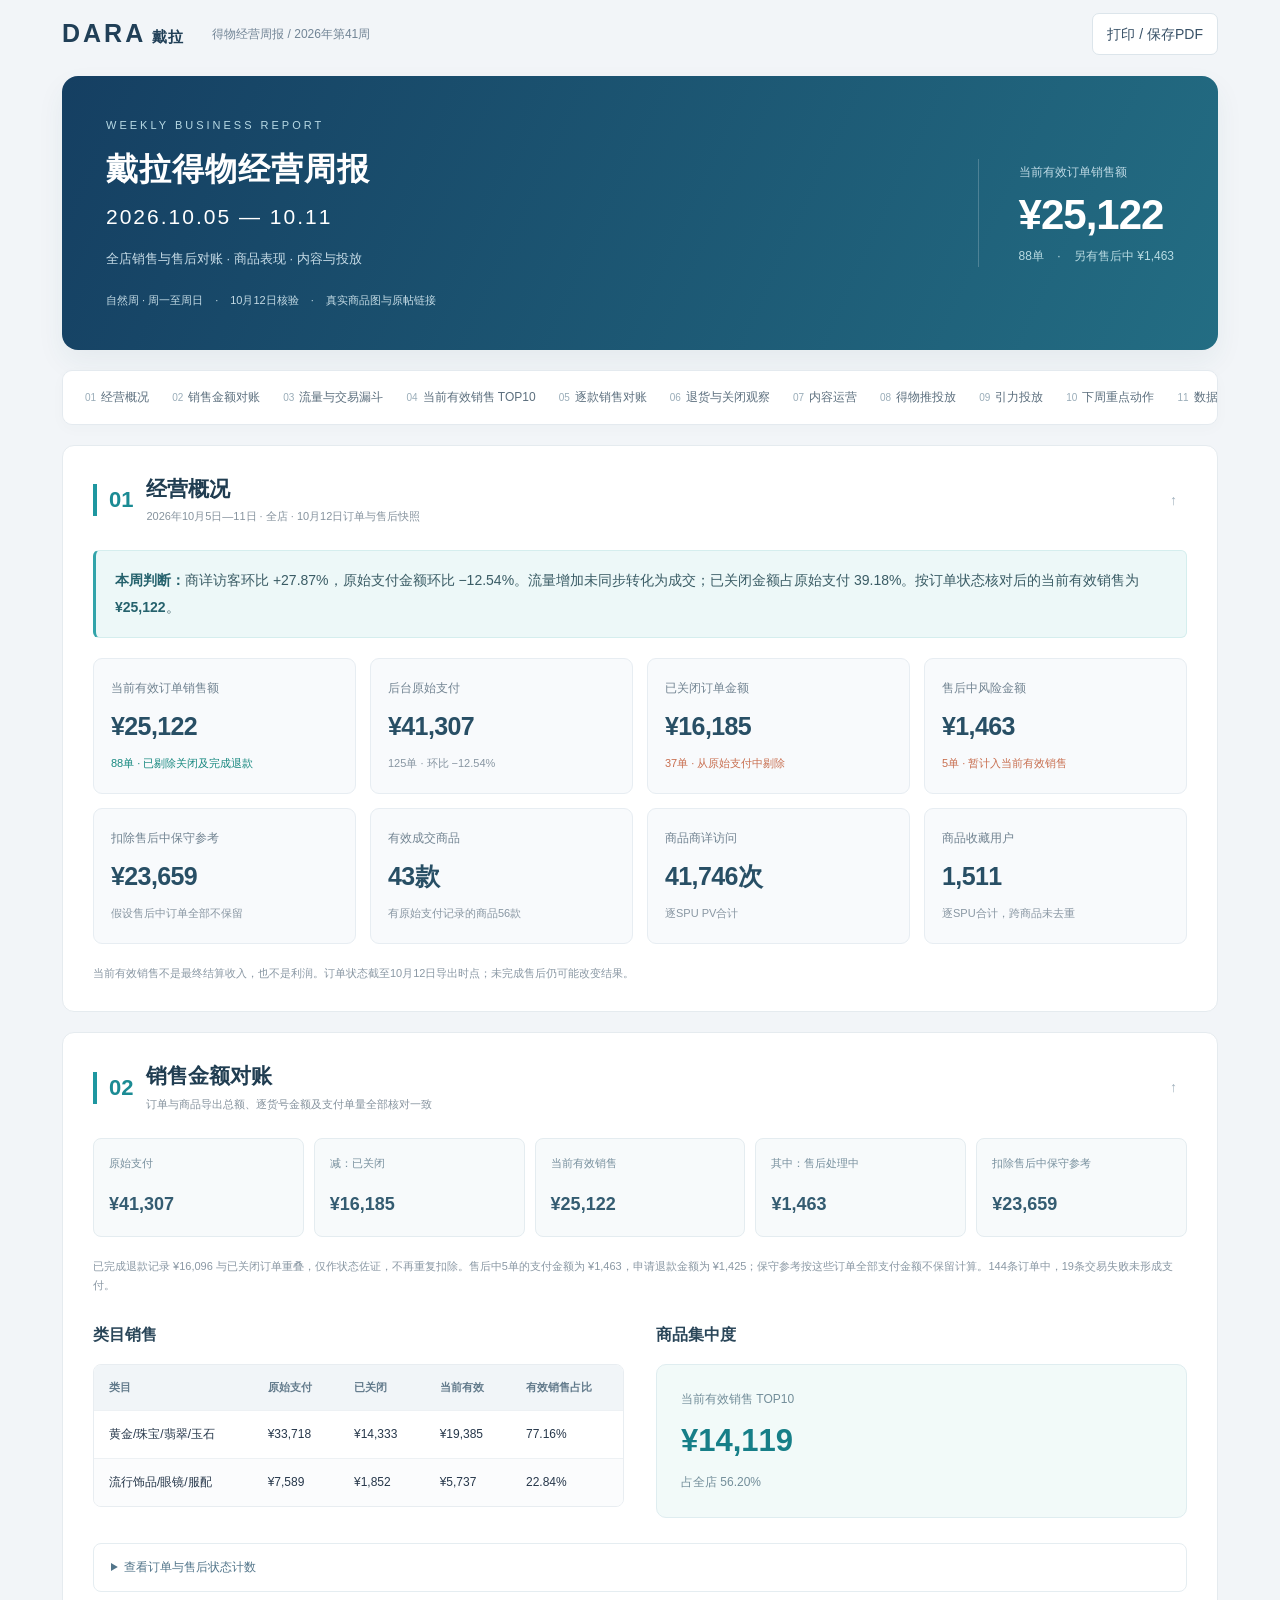
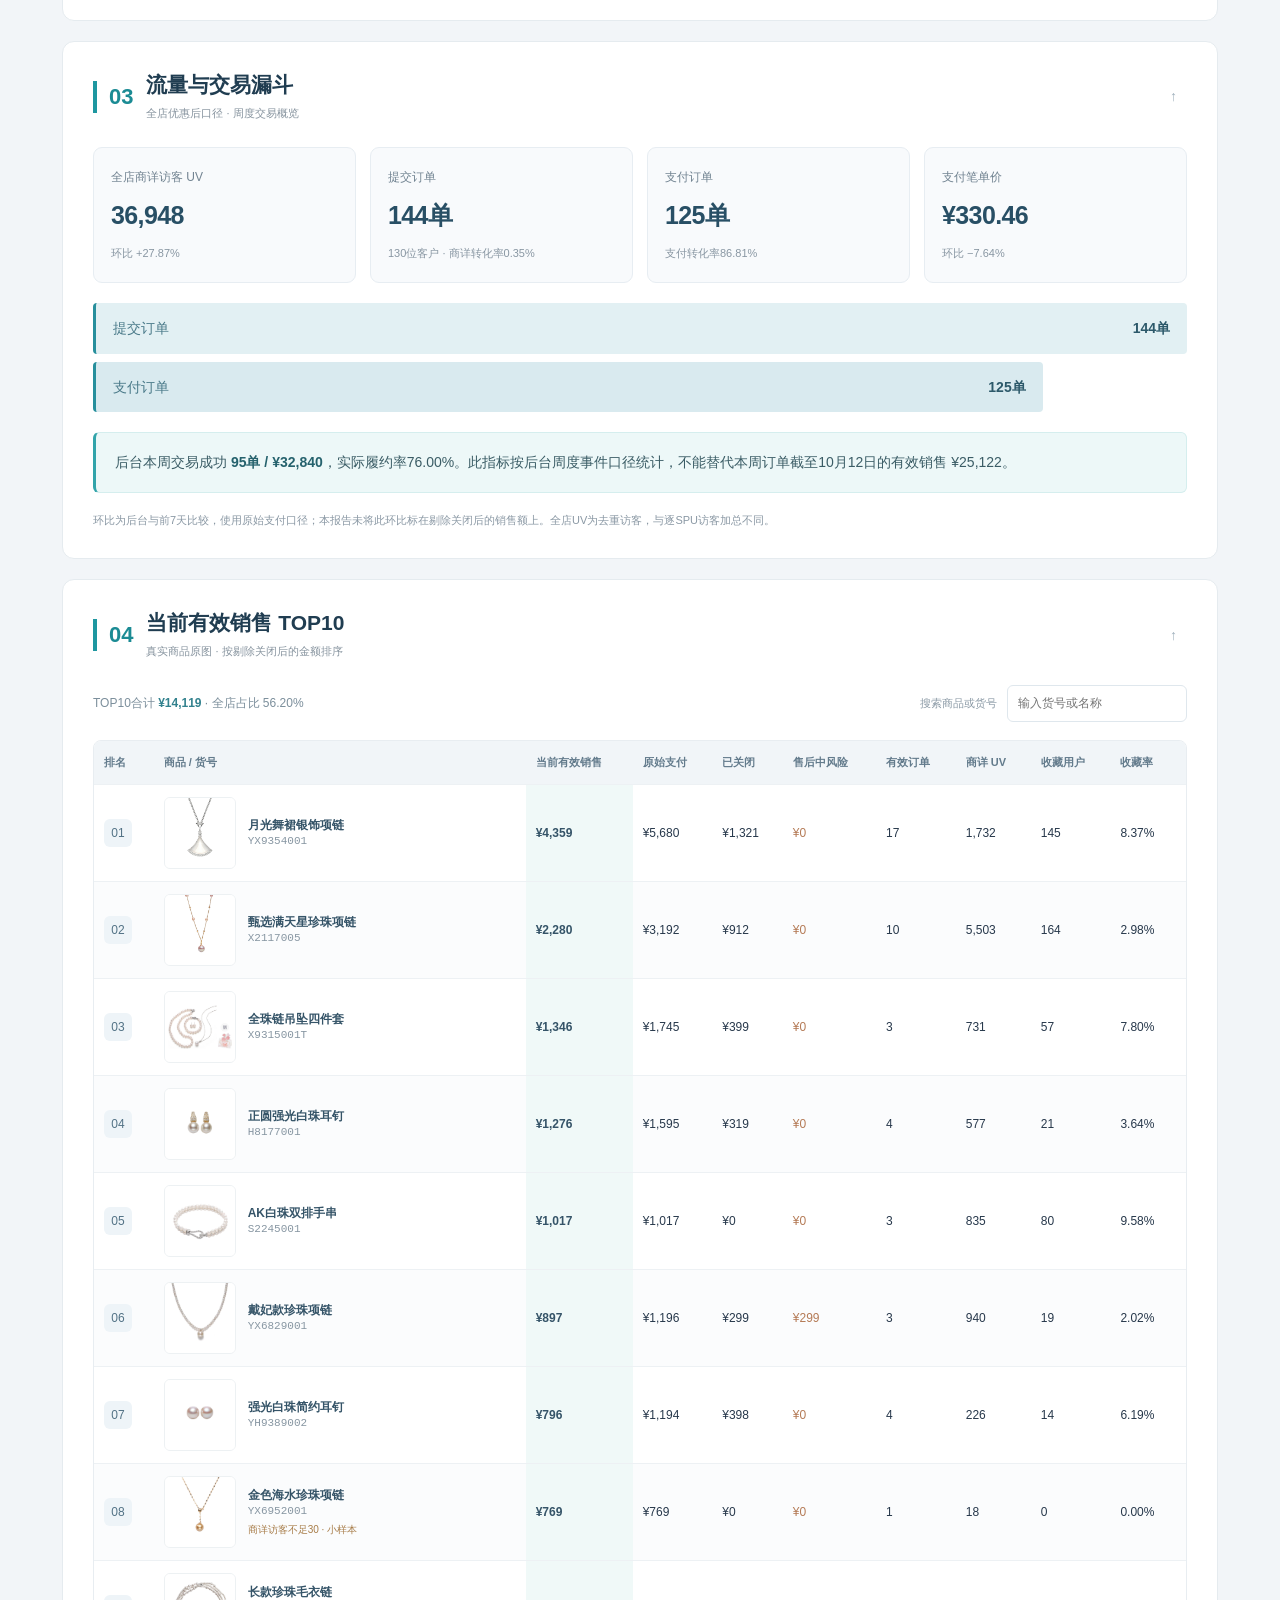
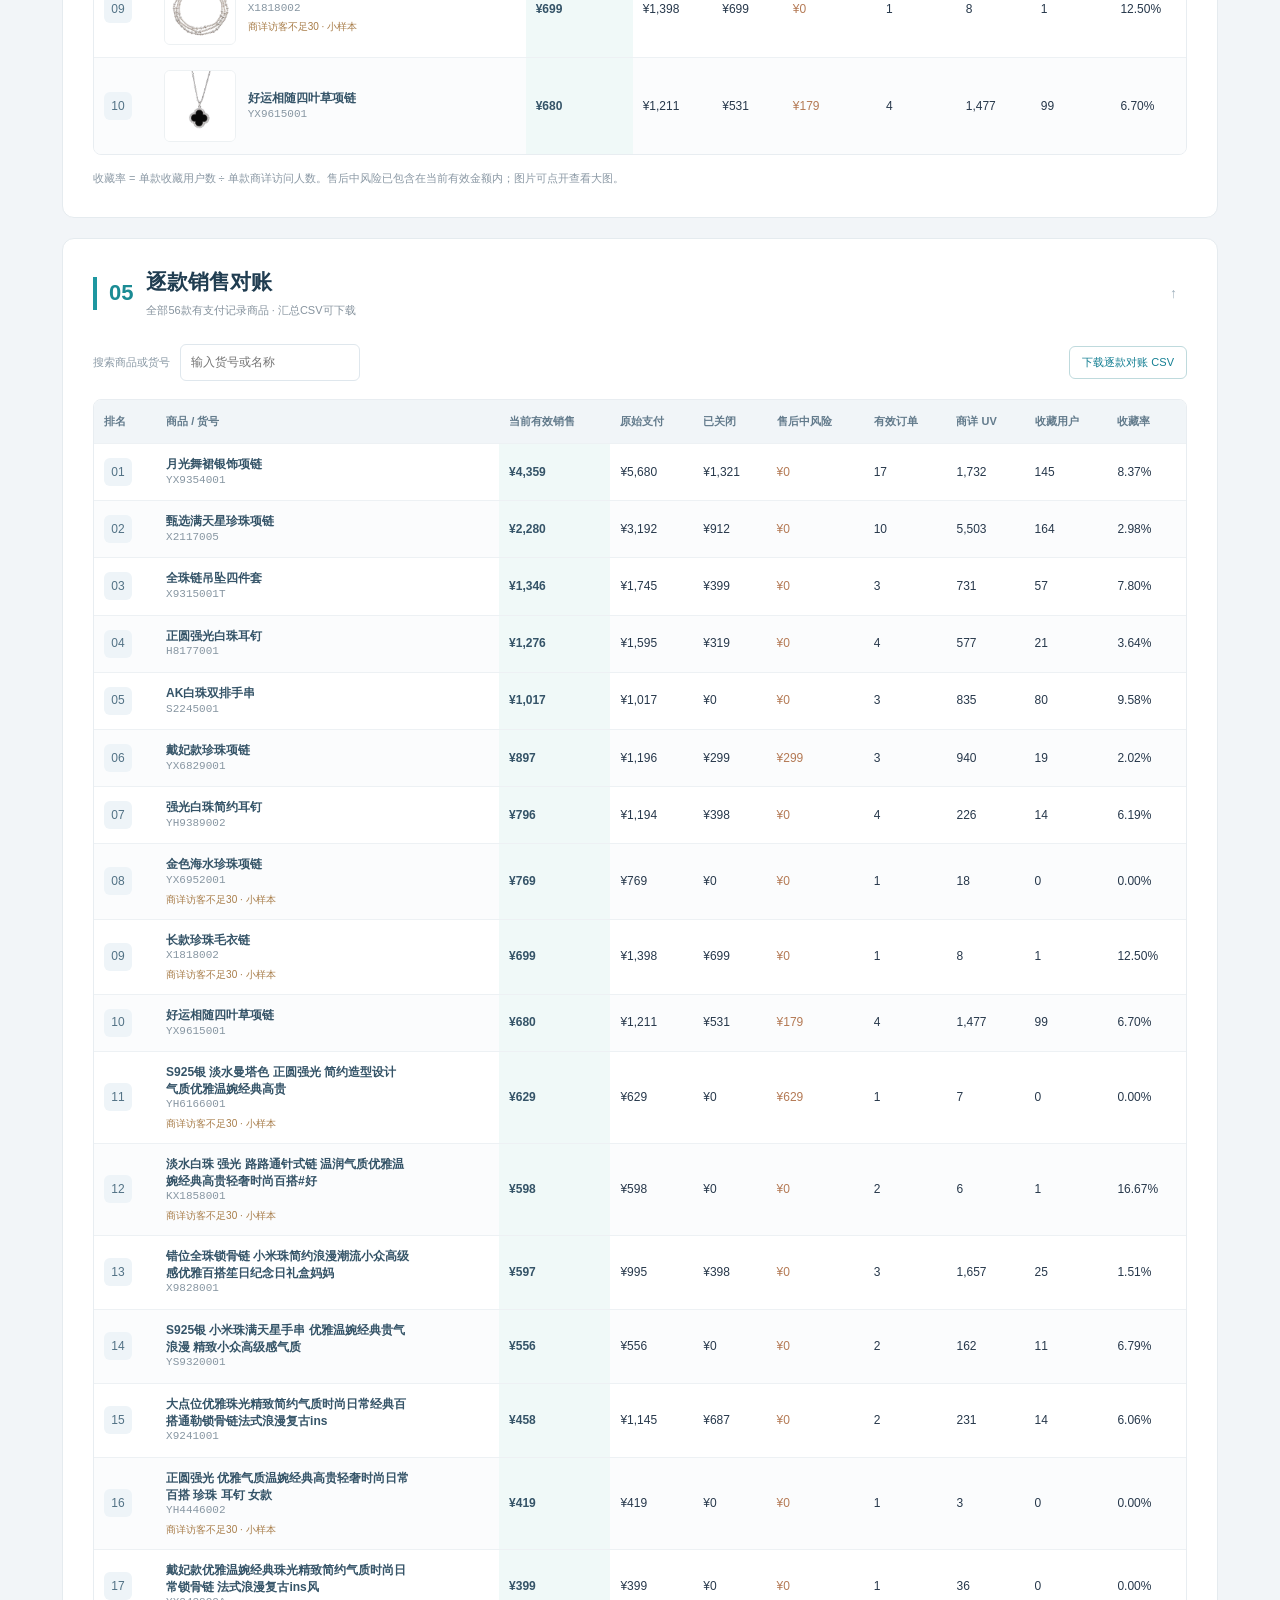
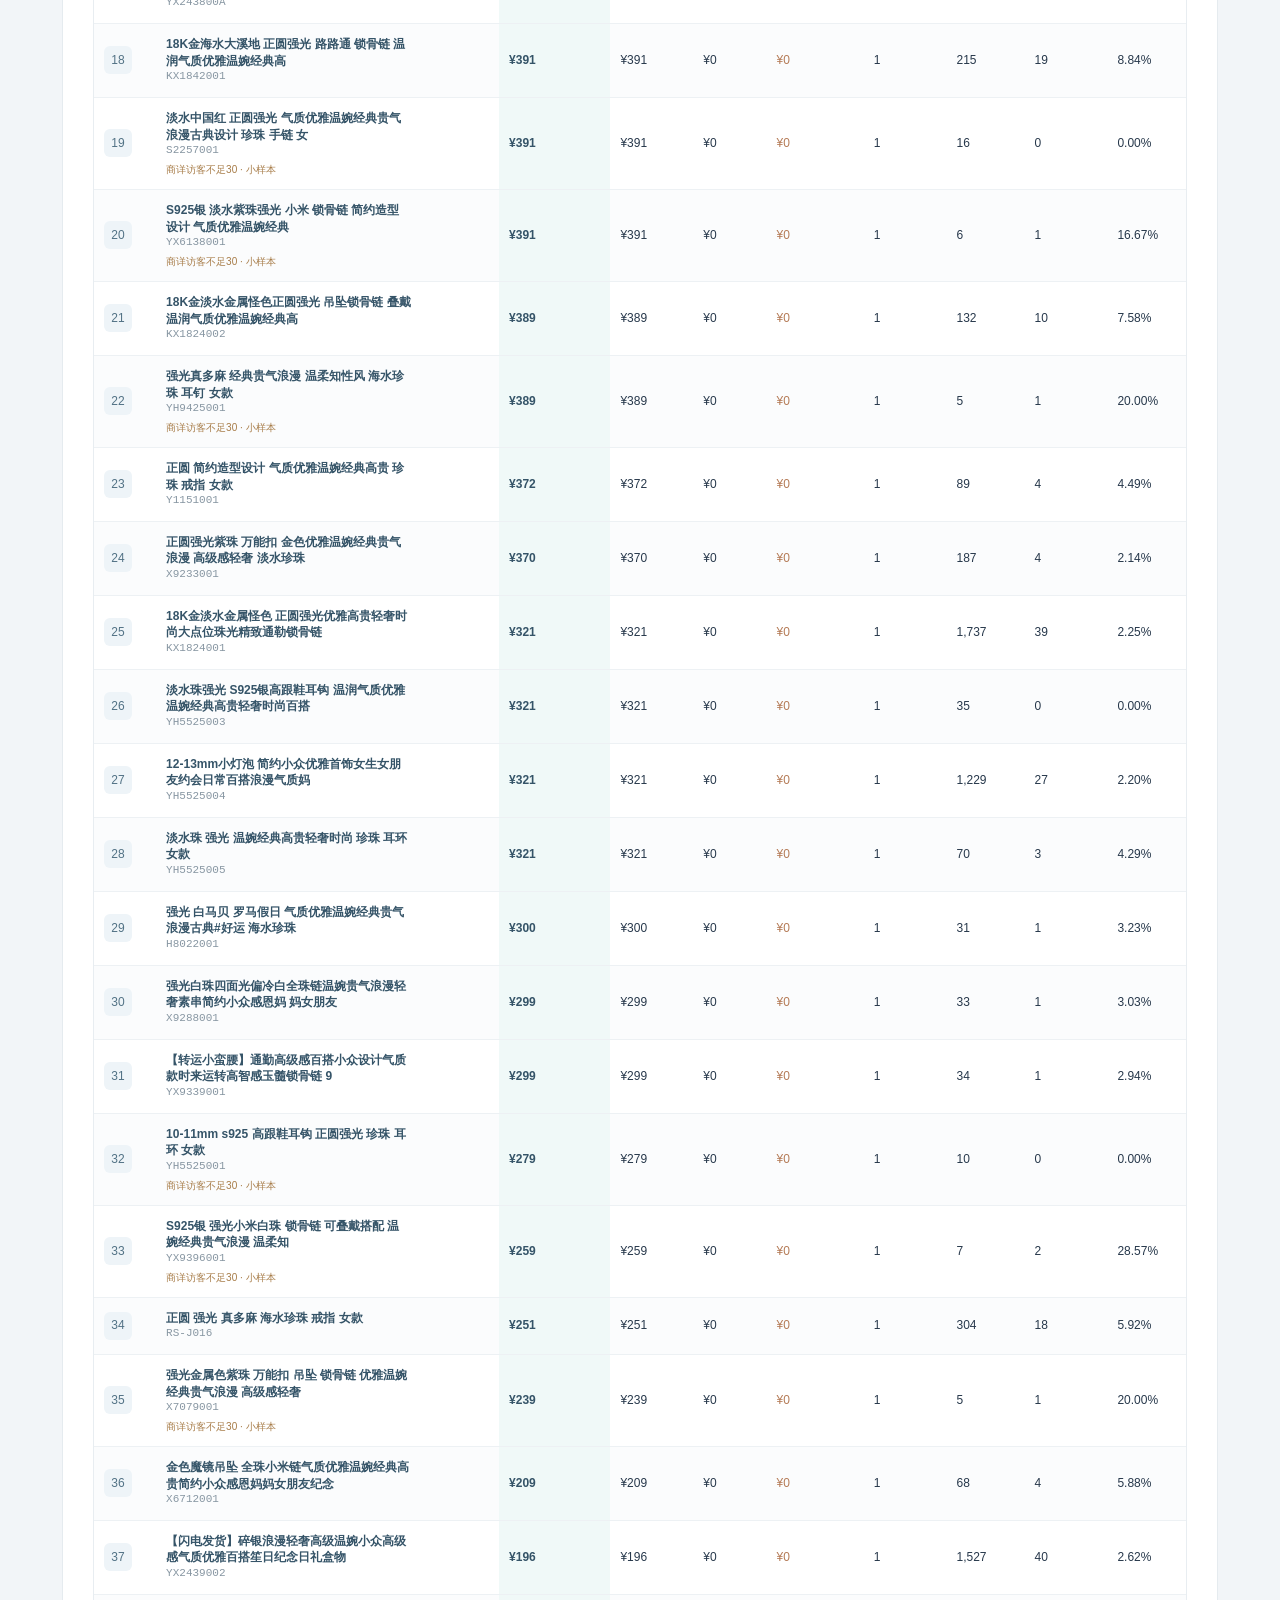
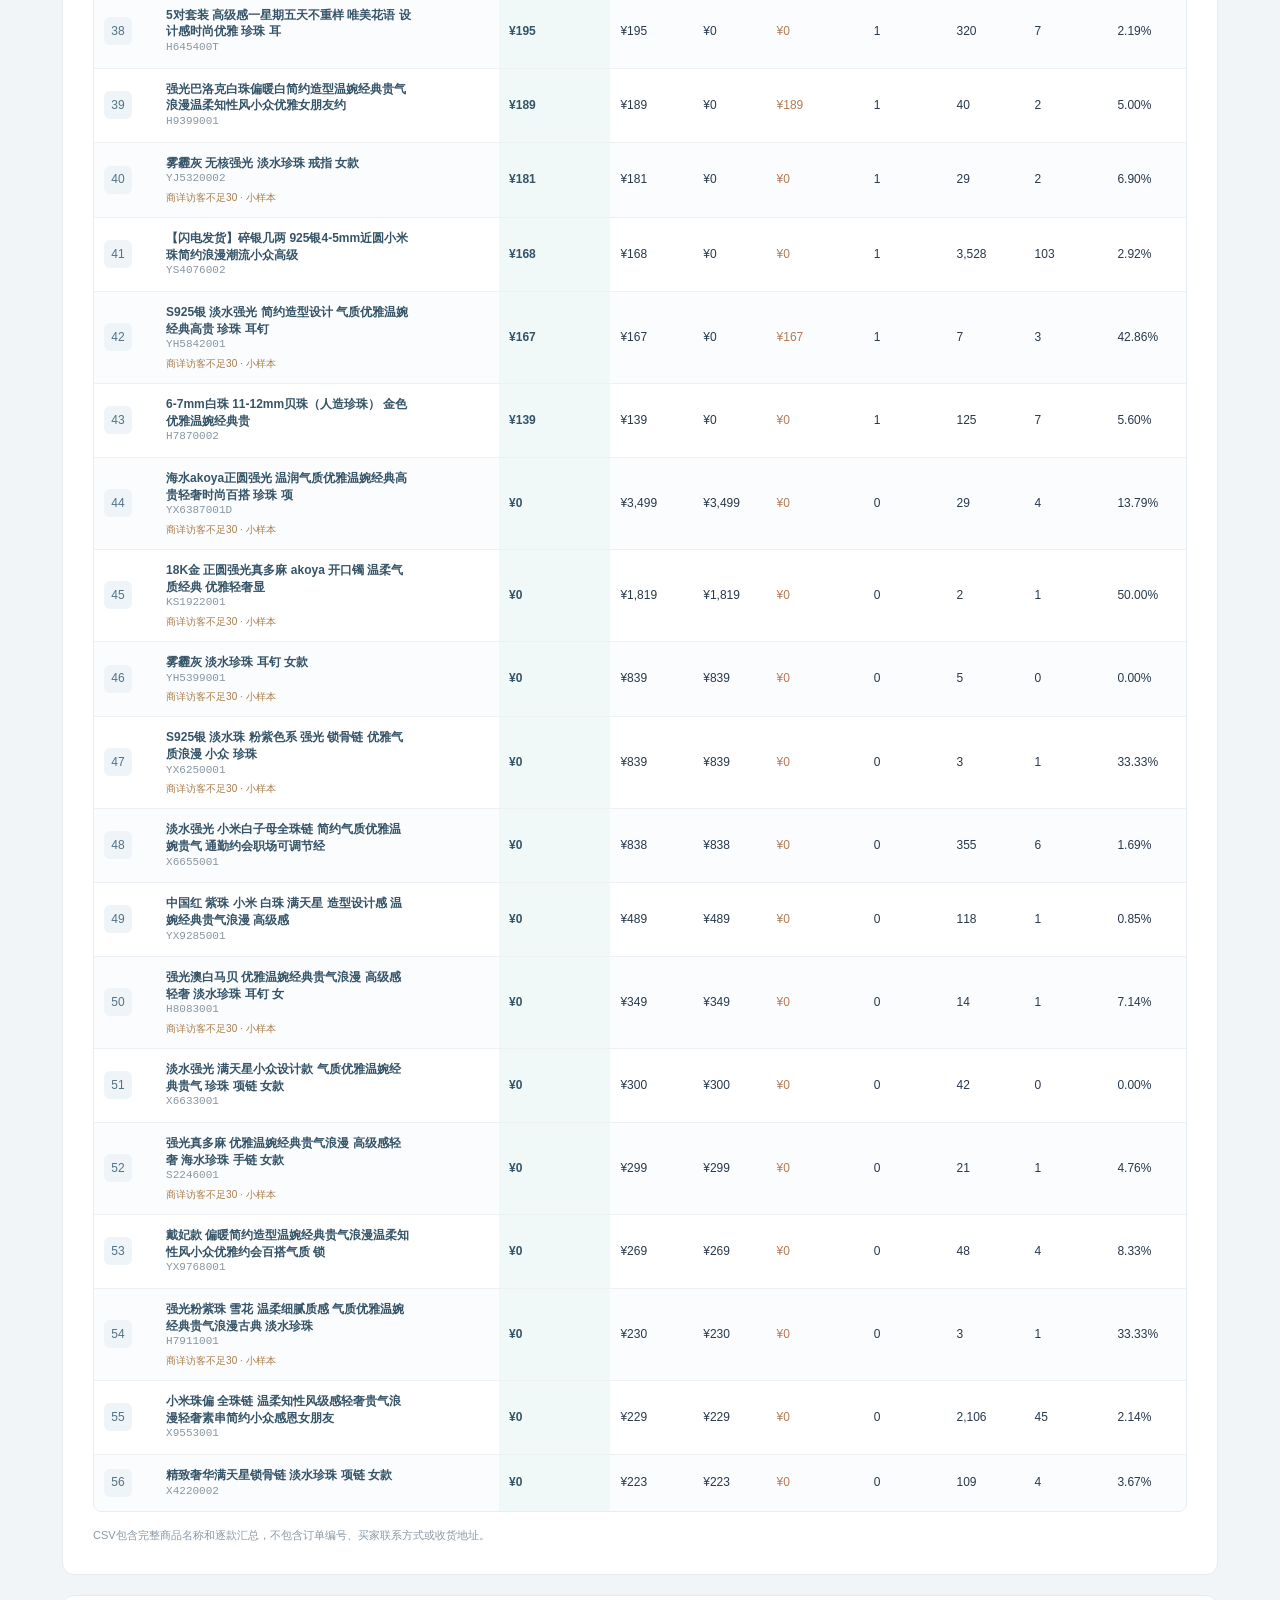
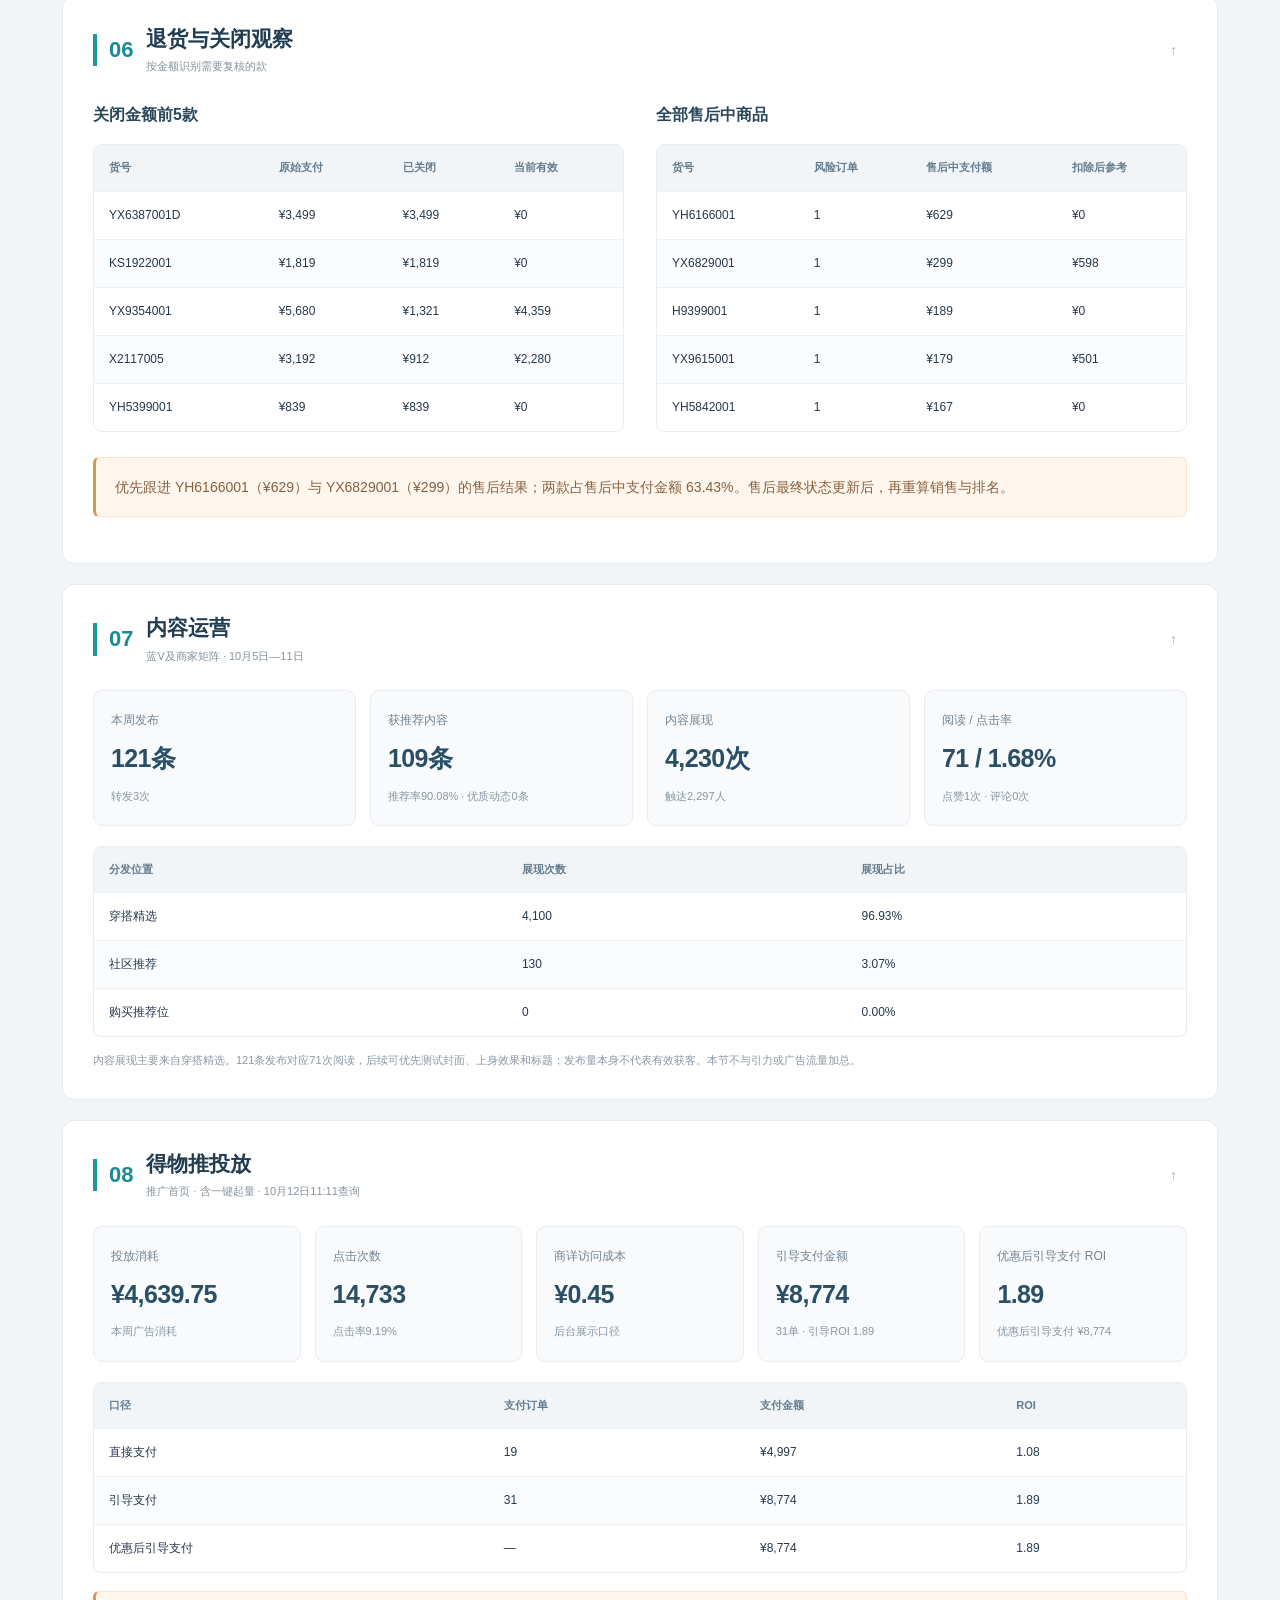
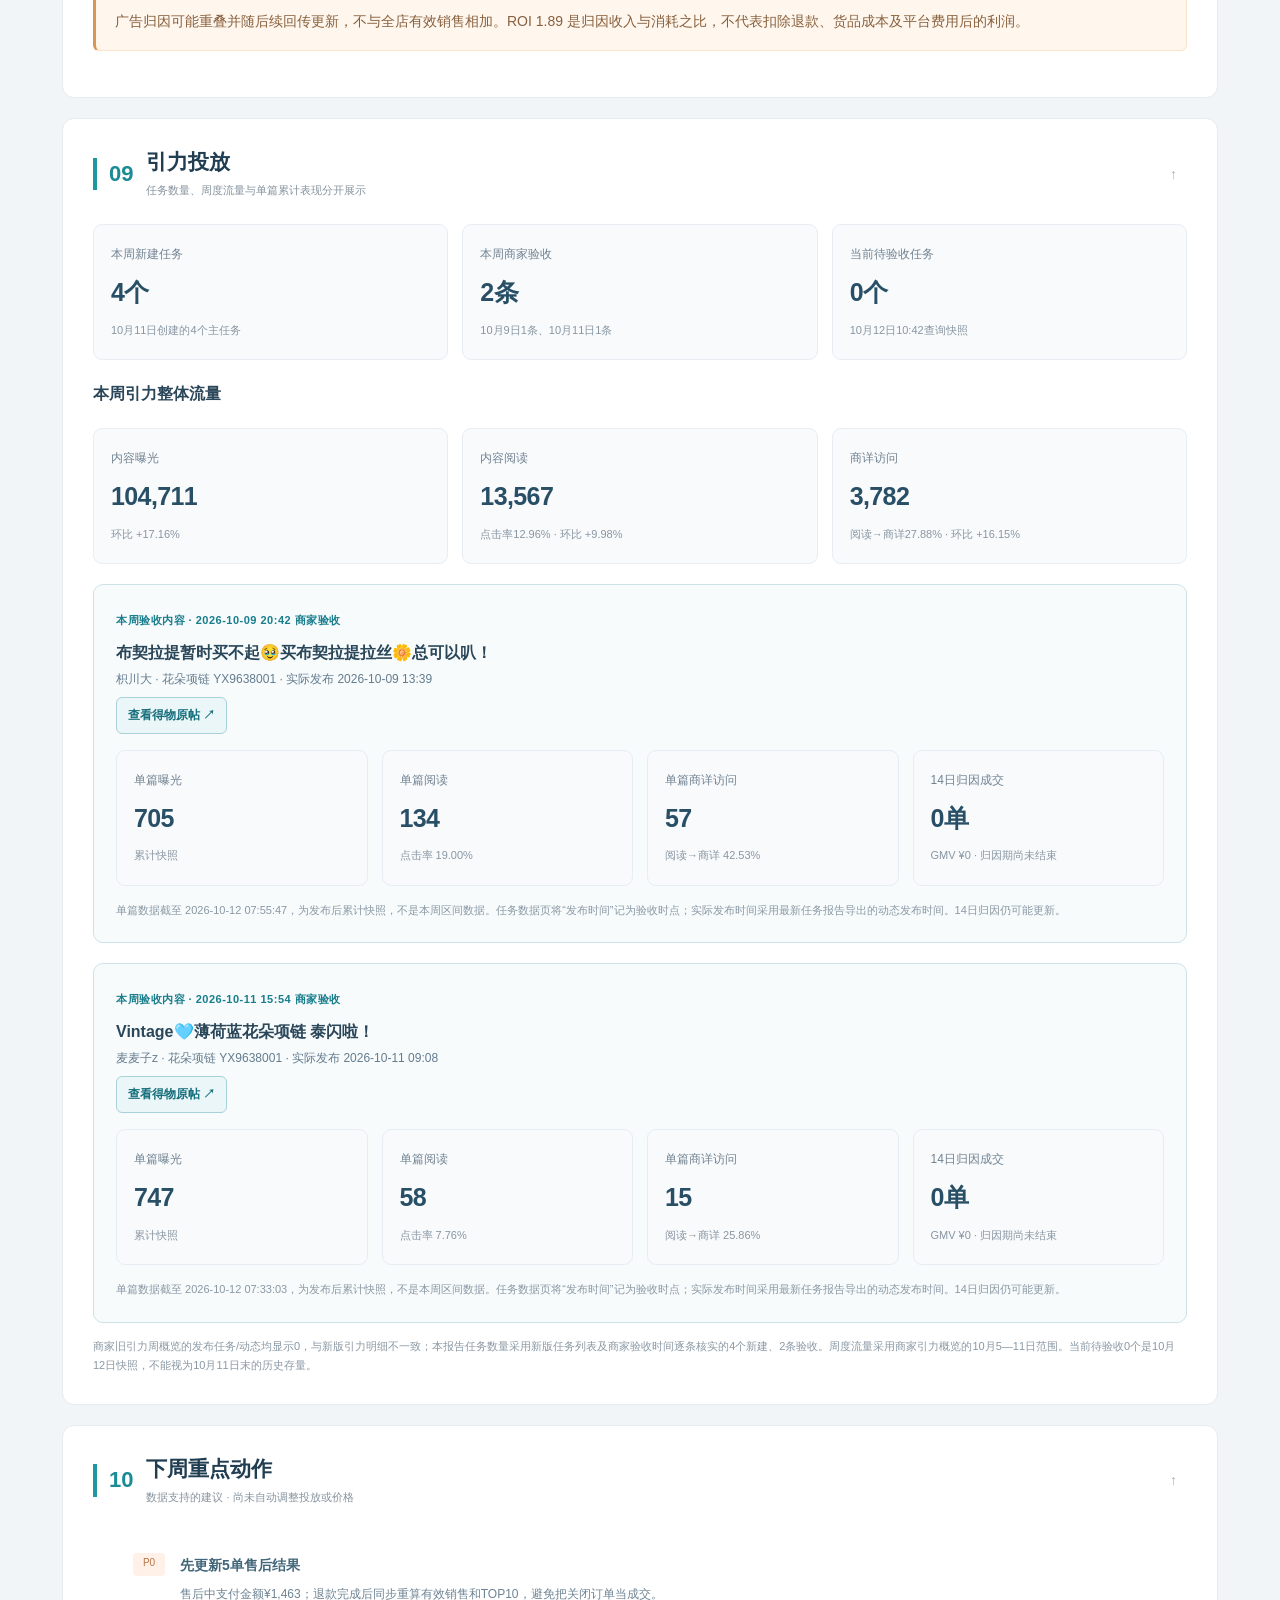
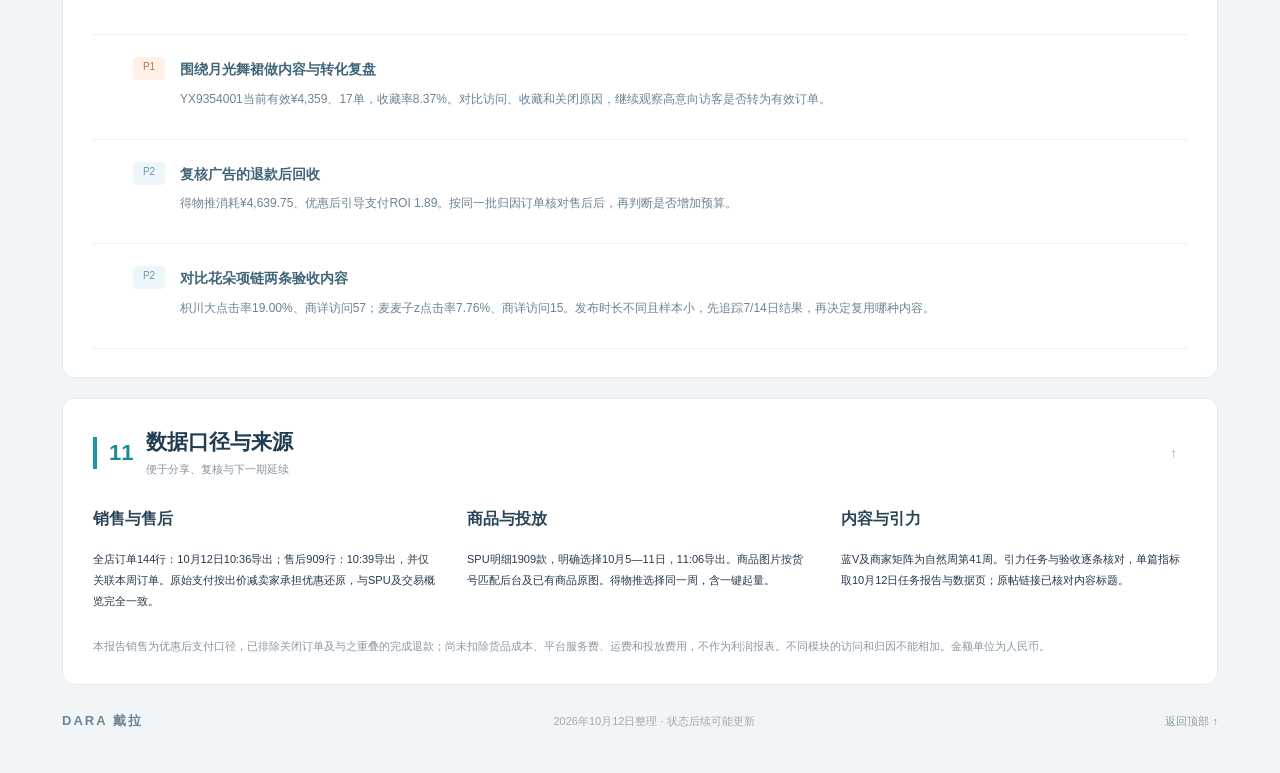
<file: projects/weekly-report/examples/20261005-1011/site/index.html>
<!doctype html><html lang="zh-CN"><head><meta charset="utf-8"><meta name="viewport" content="width=device-width,initial-scale=1"><meta name="robots" content="noindex,nofollow"><meta name="description" content="戴拉得物10月5日—11日周报，含订单售后对账、真实商品图、收藏率、得物推及引力内容。"><title>戴拉得物经营周报｜2026.10.05—10.11</title><style>*{box-sizing:border-box}html{scroll-behavior:smooth;scroll-padding-top:90px}body{margin:0;background:#f2f5f8;color:#27384b;font-family:Inter,-apple-system,BlinkMacSystemFont,"PingFang SC","Microsoft YaHei",sans-serif;font-size:14px;line-height:1.75}button,input{font:inherit}a{color:#147f93;text-decoration:none}a:hover{text-decoration:underline}button{cursor:pointer;border:1px solid #dce5eb;background:white;color:#385167;border-radius:7px;padding:8px 14px}button:hover{background:#eaf3f6}button:focus-visible,a:focus-visible,input:focus-visible,summary:focus-visible{outline:3px solid #23a9be;outline-offset:3px}.topbar{height:68px;max-width:1200px;margin:auto;display:flex;align-items:center;gap:28px;padding:0 22px}.brand{font-size:25px;color:#203f57;font-weight:800;letter-spacing:3px}.brand span{font-size:15px;letter-spacing:1px;margin-left:6px}.top-period{color:#728596;font-size:12px;flex:1}.hero{max-width:1156px;margin:8px auto 20px;padding:40px 44px;background:linear-gradient(115deg,#153f62,#236d83);border-radius:16px;color:#fff;display:flex;align-items:center;justify-content:space-between;gap:35px;box-shadow:0 12px 28px #204b6410}.eyebrow{font-size:11px;letter-spacing:3px;color:#b8dae5}h1{font-size:32px;letter-spacing:1px;line-height:1.4;margin:12px 0 5px}.period{font-size:21px;letter-spacing:2px;margin:7px 0}.hero-note{color:#c7dce7;font-size:13px;margin:12px 0 20px}.hero-meta{display:flex;gap:12px;flex-wrap:wrap;color:#c4dbe5;font-size:11px}.hero-meta span+span:before{content:"·";margin-right:12px}.hero-number{border-left:1px solid #ffffff35;padding-left:40px;white-space:nowrap}.hero-number>span{font-size:12px;color:#bfdae5}.hero-number strong{display:block;font-size:44px;letter-spacing:-1px;line-height:1.5}.hero-number small{font-size:15px;font-weight:400;margin-left:10px}.hero-number div{font-size:12px;color:#b9dbe2}.hero-number div span{margin:0 10px}.section-nav{max-width:1156px;margin:0 auto 20px;display:flex;overflow:auto;gap:3px;padding:10px 12px;background:white;border:1px solid #e4eaef;border-radius:10px;position:sticky;top:0;z-index:10;box-shadow:0 4px 15px #30445406}.section-nav a{white-space:nowrap;padding:6px 10px;font-size:12px;color:#5c6f7e;border-radius:5px}.section-nav a:hover{background:#edf7f8;text-decoration:none;color:#0b8091}.section-nav span{color:#9aadb9;font-size:10px;margin-right:5px}main{max-width:1156px;margin:auto}.section{background:#fff;border:1px solid #e5ebef;border-radius:12px;margin-bottom:20px;padding:28px 30px;scroll-margin-top:75px}.section-head{display:flex;align-items:center;gap:13px;margin-bottom:24px}.section-num{border-left:4px solid #1e97a0;font-size:22px;font-weight:650;color:#1b8b94;line-height:1.2;padding:3px 0 3px 12px}h2{font-size:21px;line-height:1.4;margin:0;color:#203d51}h3{font-size:16px;margin:0 0 15px;color:#2a4659}.section-head p{font-size:11px;margin:4px 0 0;color:#86939e}.up{margin-left:auto;color:#9fb0bc;padding:6px 10px}.callout{padding:16px 19px;background:#edf8f8;border:1px solid #d5eeee;border-left:3px solid #32a4aa;border-radius:6px;margin:18px 0;color:#3a5c65;line-height:1.9}.callout b{color:#25626d}.callout.warning{background:#fff6ed;border-color:#fae3cb;border-left-color:#d89654;color:#88613e}.callout.warning b{color:#976532}.metrics{display:grid;grid-template-columns:repeat(4,1fr);gap:14px;margin:20px 0}.metric{background:#f8fafc;border:1px solid #e7edf2;border-radius:9px;padding:19px 17px;min-width:0}.metric>span{font-size:12px;color:#718391;display:block}.metric strong{font-size:25px;color:#284f65;display:block;font-variant-numeric:tabular-nums;white-space:nowrap;margin:6px 0;letter-spacing:-.6px}.metric small{font-size:11px;color:#8896a2;display:block}.down{color:#c86f50!important}.positive{color:#16887f!important}.footnote{font-size:11px;color:#8a98a4;line-height:1.8;margin:14px 0 0}.two{display:grid;grid-template-columns:1fr 1fr;gap:32px;margin:25px 0}.trend{display:block;width:100%;height:auto;max-height:325px;overflow:visible}.axis{font-size:12px;fill:#8a99a6}.plot-value{font-size:15px;fill:#2d5c6d;font-weight:600}.table-scroll{overflow-x:auto;border:1px solid #e8edf1;border-radius:8px}table{border-collapse:collapse;width:100%;text-align:left;font-size:12px;white-space:nowrap}th{background:#f1f5f8;color:#637b8c;font-size:11px;font-weight:600;padding:13px 15px}td{padding:13px 15px;border-top:1px solid #edf1f4;font-variant-numeric:tabular-nums}tbody tr:nth-child(even){background:#fbfcfd}tbody tr:hover{background:#f0f8fa}td b{color:#355468;font-weight:600}code{font-size:11px;color:#8796a2;font-family:ui-monospace,monospace}td code{display:block}.rank{display:inline-flex;justify-content:center;align-items:center;width:28px;height:28px;border-radius:6px;background:#eef4f8;color:#527285;font-size:12px}.funnel{display:flex;flex-direction:column;gap:8px;margin:20px 0}.funnel>div{background:#e2f0f3;padding:13px 17px;color:#4a7a89;border-left:3px solid #278f9c;border-radius:4px}.funnel b{float:right;color:#2c596a}.funnel>div:nth-child(2){background:#d9eaef}.funnel>div:nth-child(3){background:#cde3e9}.split-bar{display:flex;height:42px;overflow:hidden;border-radius:7px;background:#6f92b0;margin-bottom:18px;color:white;font-size:12px;text-align:center;align-items:stretch}.split-bar span{display:flex;align-items:center;justify-content:center}.split-bar span:first-child{background:#28969f}.bar-row{display:grid;grid-template-columns:75px 1fr 46px 47px;align-items:center;gap:10px;margin:12px 0;font-size:11px}.bar-track{height:8px;background:#edf2f5;border-radius:5px;overflow:hidden}.bar-track i{display:block;height:100%;background:#459fa9;border-radius:5px}.bar-row small{color:#92a2ad;text-align:right}.bar-row b{text-align:right;color:#5c7b8a}details{border:1px solid #e5edf1;border-radius:8px;margin-top:17px;padding:13px 17px}summary{cursor:pointer;font-size:12px;color:#52758a}details>p{font-size:12px;color:#728491}details .table-scroll{margin-top:16px}.table-tools{display:flex;align-items:center;justify-content:space-between;gap:15px;margin:0 0 18px}.table-tools p{font-size:12px;color:#7b8e9b;margin:0}.table-tools b{color:#33828e}.search{font-size:11px;color:#8a99a5;display:flex;align-items:center;gap:10px}.search input{width:180px;border:1px solid #dfe7ed;padding:7px 10px;border-radius:6px;font-size:12px;color:#486278}.empty{text-align:center;color:#8a99a5}.analysis{padding:0;margin:10px 0}.analysis summary{display:flex;align-items:center;gap:13px;flex-wrap:wrap;padding:13px 17px;list-style:none}.analysis summary:after{content:"−";margin-left:auto;font-size:18px;color:#9eafb9}.analysis:not([open]) summary:after{content:"+"}.analysis summary b{font-size:14px;color:#345b6f}.tag{font-size:10px;background:#edf6f7;color:#4f8a94;padding:3px 9px;border-radius:4px}.analysis-body{padding:3px 20px 12px 59px;border-top:1px solid #f0f3f6}.analysis-body p{font-size:12px;margin:10px 0;color:#6e8290}.analysis-body p span{font-weight:600;color:#3c6d80;margin-right:15px}.mini-stats{display:flex;gap:18px;flex-wrap:wrap;margin:22px 0}.mini-stats span{font-size:12px;color:#7d91a0;background:#f5f8fa;padding:8px 17px;border-radius:6px}.mini-stats b{color:#466c80;margin-left:15px}.empty-state{border:1px dashed #dbe5eb;background:#f9fbfc;text-align:center;border-radius:8px;padding:25px;margin-top:20px}.empty-state b{color:#7d92a0;font-size:13px}.empty-state p{max-width:690px;margin:10px auto 0;font-size:12px;color:#96a4ae}.content-grid{display:grid;grid-template-columns:repeat(4,1fr);gap:14px;margin:24px 0}.content-card{border:1px solid #dfe9ef;border-radius:8px;padding:18px;background:linear-gradient(150deg,#f3f9fb,#fff);color:#71909f}.content-card:hover{text-decoration:none;border-color:#39a0ab;transform:translateY(-2px)}.content-kicker{font-size:10px;display:flex;justify-content:space-between}.content-card h3{font-size:15px;margin:17px 0 4px}.content-card p{font-size:11px;margin:0}.content-card strong{font-size:27px;display:block;color:#218594;margin-top:10px}.content-card small{font-size:10px}.subsection{margin-top:30px}.product-cell{display:flex;align-items:center;gap:12px}.product-cell img{width:52px;height:52px;object-fit:contain;background:#fff;border:1px solid #edf1f3;border-radius:6px}.scenario{display:grid;grid-template-columns:1.6fr 1fr;gap:30px;margin-top:22px;padding:25px;background:#f7fafc;border:1px solid #e4edf2;border-radius:9px}.scenario p{font-size:12px;color:#7f909d}.scenario label{font-size:12px;display:flex;justify-content:space-between;color:#627d8e}.scenario input{width:100%;accent-color:#278d9d;margin:15px 0 0}.range-labels{display:flex;justify-content:space-between;color:#9eabb4;font-size:10px}.scenario-result{align-self:center;text-align:center;border-left:1px solid #dce8ee;padding:20px}.scenario-result span,.scenario-result small{display:block;color:#8ba0ad;font-size:12px}.scenario-result strong{font-size:38px;display:block;color:#228c88;margin:9px 0}.action-list{margin-top:20px}.action{display:grid;grid-template-columns:20px 32px 1fr;gap:15px;padding:22px 5px;border-bottom:1px solid #edf1f4;cursor:pointer}.action input{margin-top:5px;accent-color:#218e99;width:15px;height:15px}.priority{font-size:10px;border-radius:4px;padding:1px 5px;height:23px;color:#6895a2;background:#edf6f8;text-align:center}.priority.p0{color:#b77549;background:#fff1e7}.action b{font-size:14px;color:#416579}.action small{font-size:10px;margin-left:18px;color:#94a6b1}.action p{font-size:12px;margin:7px 0;color:#6d8393}.action em{font-style:normal;font-size:11px;color:#97a6b0}.action:has(input:checked){opacity:.55}.action:has(input:checked) b{text-decoration:line-through}.sources{padding:27px 30px;background:#eaf0f4;border-radius:10px;color:#8598a5;margin:24px 0}.sources h2{font-size:15px;color:#5e7d8e}.source-grid{display:grid;grid-template-columns:repeat(3,1fr);gap:28px;font-size:11px}.sources b{color:#648091}.sources a{color:#587f91}.sources details{border-color:#d9e3ea}.sources details p{font-size:11px}footer{max-width:1156px;margin:25px auto 40px;display:flex;align-items:center;justify-content:space-between;color:#9cabb5;font-size:11px}footer b{letter-spacing:2px;font-size:13px;color:#6a8798}footer a{color:#8a9da9}[hidden]{display:none!important}@media(max-width:900px){.hero,main,.section-nav{margin-left:16px;margin-right:16px}.hero{padding:30px}.hero-number{padding-left:25px}.hero-number strong{font-size:33px}h1{font-size:27px}.metric strong{font-size:21px}.section{padding:24px}.metrics{grid-template-columns:repeat(2,1fr)}.content-grid{grid-template-columns:repeat(2,1fr)}.two{gap:22px}footer{padding:0 20px}}@media(max-width:600px){.topbar{padding:0 17px;height:62px;gap:10px}.brand{font-size:20px}.top-period{display:none}.topbar button{margin-left:auto;font-size:11px}.hero{display:block;padding:26px;margin-top:4px}.hero-number{border-left:0;border-top:1px solid #ffffff30;padding:18px 0 0;margin-top:20px}.hero-number strong{font-size:38px}.hero-number>span{float:right;padding-top:25px}.hero-meta{font-size:9px;gap:7px}h1{font-size:25px}.hero-note{font-size:12px}.period{font-size:18px}.hero-meta span+span:before{margin-right:7px}.section{padding:22px 18px}.section-head{gap:10px}.section-head p{font-size:10px}h2{font-size:18px}.section-num{font-size:20px;padding-left:8px}.callout{padding:13px 14px;font-size:12px}.metric{padding:15px 12px}.metric strong{font-size:21px}.metric small{font-size:10px}.metric>span{font-size:11px}.two,.scenario,.source-grid{grid-template-columns:1fr}.source-grid{gap:0}.table-tools{align-items:flex-start;flex-direction:column}.search input{width:190px}.analysis-body{padding-left:20px}.analysis summary{gap:9px}.analysis summary code{font-size:10px}.tag{margin-left:36px}.scenario-result{border-left:0;border-top:1px solid #dce8ee}.content-grid{gap:9px}.content-card{padding:14px}.content-card h3{font-size:13px}.action{gap:10px;grid-template-columns:18px 30px 1fr}.action small{display:block;margin:3px 0}.trend{min-height:160px}.sources{padding:22px 18px}footer span{display:none}}@media print{@page{size:A4;margin:12mm}html{scroll-padding:0}body{background:white;font-size:11px;-webkit-print-color-adjust:exact;print-color-adjust:exact}.topbar,.section-nav,.up,#printBtn,.search,.action input{display:none}.hero{margin:0 0 15px;padding:25px;border-radius:8px}.hero h1{font-size:26px}.hero-number strong{font-size:30px}main{width:100%;margin:0}.section{margin:0 0 15px;padding:18px;border-radius:6px;break-inside:auto}.section-head{break-after:avoid}.metrics{grid-template-columns:repeat(4,1fr);gap:8px;break-inside:avoid}.metric{padding:12px 10px}.metric strong{font-size:18px}.metric small{font-size:9px}.two{gap:18px}.callout,.analysis,.scenario,.content-grid,.action{break-inside:avoid}table{font-size:9px;white-space:normal}th,td{padding:8px}thead{display:table-header-group}tr{break-inside:avoid}.table-scroll{overflow:visible}.section-head p,.footnote{font-size:9px}.content-grid{grid-template-columns:repeat(4,1fr)}.content-card{padding:12px}.content-card h3{font-size:12px}.analysis-body p{font-size:10px}.action{grid-template-columns:30px 1fr}.sources{margin-top:15px}.source-grid{font-size:9px}footer{margin:15px 0}.scenario{padding:16px}.hero-meta{font-size:9px}.section-nav{position:static}.product-cell img{width:35px;height:35px}}

.two>*{min-width:0}
.ads-metrics{grid-template-columns:repeat(5,minmax(0,1fr))}
.gravity-story-link{display:inline-flex;align-items:center;margin:0 0 16px;padding:7px 11px;border:1px solid #a8d2d8;border-radius:6px;background:#eaf6f7;color:#176f7d;font-size:12px;font-weight:700}.gravity-story-link:hover{background:#dff1f3;text-decoration:none}
.gravity-metrics{grid-template-columns:repeat(3,minmax(0,1fr));margin-bottom:20px}.gravity-story{margin-top:20px;padding:22px;border:1px solid #cde2e8;border-radius:10px;background:#f7fbfc}.gravity-story-head span{font-size:11px;font-weight:700;letter-spacing:.5px;color:#187d8c}.gravity-story-head h3{margin:7px 0 2px}.gravity-story-head p{margin:0 0 17px;color:#647b8e;font-size:12px}.gravity-story-metrics{grid-template-columns:repeat(4,minmax(0,1fr));margin:0}.gravity-story>.footnote{margin:15px 0 0}
.gravity-story-head p{margin-bottom:7px}
.hero-number strong{font-size:42px}.mobile-hint{display:none}.bridge{display:grid;grid-template-columns:repeat(5,1fr);gap:10px;margin:20px 0}.bridge>div{padding:15px;border:1px solid #e4ecf0;background:#f7fafb;border-radius:8px}.bridge>div span{display:block;font-size:11px;color:#78909e;min-height:35px}.bridge>div strong{display:block;font-size:18px;color:#345c71;white-space:nowrap}.bridge .bridge-result{background:#e6f3f2;border-color:#bcdedc}.bridge-result strong{color:#147d7d!important}.focus-stat{padding:24px;border:1px solid #dfedf0;border-radius:10px;background:#f2faf9}.focus-stat span,.focus-stat small{display:block;color:#738e9a;font-size:12px}.focus-stat strong{display:block;font-size:31px;color:#177f88;margin:4px 0}.download{border:1px solid #bfdadd;border-radius:6px;padding:6px 12px;white-space:nowrap;font-size:11px}.product-cell>span{display:block;min-width:195px;white-space:normal;line-height:1.4}.product-cell b{display:block;max-width:245px}.sample-tag{display:block;color:#a77c48;font-size:10px;margin-top:4px}.photo-button{padding:0;background:none;border:0;cursor:zoom-in;flex:none}.product-cell .photo-button img{width:72px;height:72px;display:block}.photo-button:focus-visible{outline:2px solid #258c96;border-radius:7px}#topTable td,#allTable td{padding:12px 10px}#topTable th,#allTable th{padding:12px 10px}#topTable td:nth-child(3),#allTable td:nth-child(3){background:#f0f9f8}#topTable td:nth-child(6),#allTable td:nth-child(6){color:#b47a55}dialog{border:0;border-radius:12px;padding:25px;max-width:min(90vw,760px);box-shadow:0 15px 70px #0004}dialog::backdrop{background:#1238}dialog img{display:block;max-width:100%;max-height:75vh;object-fit:contain;margin:auto}dialog p{text-align:center;font-size:13px;color:#456}#closePhoto{position:absolute;right:8px;top:4px;background:white;border:0;font-size:30px;cursor:pointer}@media(max-width:900px){.bridge{grid-template-columns:repeat(2,1fr)}}@media(max-width:600px){.bridge{grid-template-columns:1fr 1fr}.bridge>div{padding:11px}.bridge>div span{min-height:40px}.bridge>div strong{font-size:15px}.mobile-hint{display:block;color:#7d96a3;font-size:11px}.hero-number strong{font-size:34px}.hero-number>span{float:none;padding:0}.product-cell>span{min-width:160px}.product-cell .photo-button img{width:62px;height:62px}.download{display:block}}@media print{.bridge{grid-template-columns:repeat(5,1fr);break-inside:avoid}.bridge>div strong{font-size:13px}.bridge>div span{font-size:9px}.photo-button img{width:40px!important;height:40px!important}.product-cell>span{min-width:90px}#topTable td,#allTable td{padding:6px 4px;font-size:8px}.download,dialog{display:none}#allTable{font-size:7px}}
@media(max-width:600px){.gravity-metrics,.gravity-story-metrics{grid-template-columns:repeat(2,minmax(0,1fr))}.gravity-story{padding:16px}}
@media(max-width:900px){.ads-metrics{grid-template-columns:repeat(2,minmax(0,1fr))}}
@media print{.ads-metrics{grid-template-columns:repeat(3,1fr)}.gravity-metrics{grid-template-columns:repeat(3,1fr)}.gravity-story-metrics{grid-template-columns:repeat(4,1fr)}}

.metric strong{white-space:normal;overflow-wrap:anywhere}.two>*{min-width:0}.gravity-story{break-inside:avoid}.up{flex:none}.source-grid{line-height:1.9}@media(max-width:600px){.section-head{align-items:flex-start}.hero-number>span{float:none;padding:0}.gravity-story-head h3{overflow-wrap:anywhere}.metric strong{font-size:20px}}</style></head><body><div id="top"></div><header class="topbar"><a class="brand" href="#top">DARA<span>戴拉</span></a><span class="top-period">得物经营周报 / 2026年第41周</span><button id="printBtn">打印 / 保存PDF</button></header><div class="hero"><div><div class="eyebrow">WEEKLY BUSINESS REPORT</div><h1>戴拉得物经营周报</h1><p class="period">2026.10.05 — 10.11</p><p class="hero-note">全店销售与售后对账 · 商品表现 · 内容与投放</p><div class="hero-meta"><span>自然周 · 周一至周日</span><span>10月12日核验</span><span>真实商品图与原帖链接</span></div></div><div class="hero-number"><span>当前有效订单销售额</span><strong>¥25,122</strong><div>88单 <span>·</span> 另有售后中 ¥1,463</div></div></div><nav class="section-nav" aria-label="报告目录"><a href="#s1"><span>01</span>经营概况</a><a href="#s2"><span>02</span>销售金额对账</a><a href="#s3"><span>03</span>流量与交易漏斗</a><a href="#s4"><span>04</span>当前有效销售 TOP10</a><a href="#s5"><span>05</span>逐款销售对账</a><a href="#s6"><span>06</span>退货与关闭观察</a><a href="#s7"><span>07</span>内容运营</a><a href="#s8"><span>08</span>得物推投放</a><a href="#s9"><span>09</span>引力投放</a><a href="#s10"><span>10</span>下周重点动作</a><a href="#s11"><span>11</span>数据口径与来源</a></nav><main><section id="s1" class="section"><div class="section-head"><span class="section-num">01</span><div><h2>经营概况</h2><p>2026年10月5日—11日 · 全店 · 10月12日订单与售后快照</p></div><a class="up" href="#top" aria-label="返回顶部">↑</a></div><div class="callout"><b>本周判断：</b>商详访客环比 +27.87%，原始支付金额环比 −12.54%。流量增加未同步转化为成交；已关闭金额占原始支付 39.18%。按订单状态核对后的当前有效销售为 <b>¥25,122</b>。</div><div class="metrics "><div class="metric"><span>当前有效订单销售额</span><strong>¥25,122</strong><small class="positive">88单 · 已剔除关闭及完成退款</small></div><div class="metric"><span>后台原始支付</span><strong>¥41,307</strong><small class="">125单 · 环比 −12.54%</small></div><div class="metric"><span>已关闭订单金额</span><strong>¥16,185</strong><small class="down">37单 · 从原始支付中剔除</small></div><div class="metric"><span>售后中风险金额</span><strong>¥1,463</strong><small class="down">5单 · 暂计入当前有效销售</small></div><div class="metric"><span>扣除售后中保守参考</span><strong>¥23,659</strong><small class="">假设售后中订单全部不保留</small></div><div class="metric"><span>有效成交商品</span><strong>43款</strong><small class="">有原始支付记录的商品56款</small></div><div class="metric"><span>商品商详访问</span><strong>41,746次</strong><small class="">逐SPU PV合计</small></div><div class="metric"><span>商品收藏用户</span><strong>1,511</strong><small class="">逐SPU合计，跨商品未去重</small></div></div><p class="footnote">当前有效销售不是最终结算收入，也不是利润。订单状态截至10月12日导出时点；未完成售后仍可能改变结果。</p></section><section id="s2" class="section"><div class="section-head"><span class="section-num">02</span><div><h2>销售金额对账</h2><p>订单与商品导出总额、逐货号金额及支付单量全部核对一致</p></div><a class="up" href="#top" aria-label="返回顶部">↑</a></div><div class="bridge"><div><span>原始支付</span><strong>¥41,307</strong></div><div><span>减：已关闭</span><strong>¥16,185</strong></div><div><span>当前有效销售</span><strong>¥25,122</strong></div><div><span>其中：售后处理中</span><strong>¥1,463</strong></div><div><span>扣除售后中保守参考</span><strong>¥23,659</strong></div></div><p class="footnote">已完成退款记录 ¥16,096 与已关闭订单重叠，仅作状态佐证，不再重复扣除。售后中5单的支付金额为 ¥1,463，申请退款金额为 ¥1,425；保守参考按这些订单全部支付金额不保留计算。144条订单中，19条交易失败未形成支付。</p><div class="two"><div><h3>类目销售</h3><div class="table-scroll"><table><thead><tr><th scope="col">类目</th><th scope="col">原始支付</th><th scope="col">已关闭</th><th scope="col">当前有效</th><th scope="col">有效销售占比</th></tr></thead><tbody><tr><td>黄金/珠宝/翡翠/玉石</td><td>¥33,718</td><td>¥14,333</td><td>¥19,385</td><td>77.16%</td></tr><tr><td>流行饰品/眼镜/服配</td><td>¥7,589</td><td>¥1,852</td><td>¥5,737</td><td>22.84%</td></tr></tbody></table></div></div><div><h3>商品集中度</h3><div class="focus-stat"><span>当前有效销售 TOP10</span><strong>¥14,119</strong><small>占全店 56.20%</small></div></div></div><details><summary>查看订单与售后状态计数</summary><div class="two"><div class="table-scroll"><table><thead><tr><th scope="col">订单状态</th><th scope="col">订单数</th></tr></thead><tbody><tr><td>交易关闭成功</td><td>37</td></tr><tr><td>交易失败</td><td>19</td></tr><tr><td>待卖家发货</td><td>4</td></tr><tr><td>待买家收货</td><td>80</td></tr><tr><td>交易成功</td><td>4</td></tr></tbody></table></div><div class="table-scroll"><table><thead><tr><th scope="col">匹配售后状态</th><th scope="col">售后记录数</th></tr></thead><tbody><tr><td>售后成功</td><td>37</td></tr><tr><td>售后关闭</td><td>2</td></tr><tr><td>待买家发货</td><td>1</td></tr><tr><td>待卖家签收</td><td>4</td></tr></tbody></table></div></div><p class="footnote">售后按订单号关联并去重。一个订单可有多个售后申请，不能按售后记录条数重复扣款。</p></details></section><section id="s3" class="section"><div class="section-head"><span class="section-num">03</span><div><h2>流量与交易漏斗</h2><p>全店优惠后口径 · 周度交易概览</p></div><a class="up" href="#top" aria-label="返回顶部">↑</a></div><div class="metrics "><div class="metric"><span>全店商详访客 UV</span><strong>36,948</strong><small class="">环比 +27.87%</small></div><div class="metric"><span>提交订单</span><strong>144单</strong><small class="">130位客户 · 商详转化率0.35%</small></div><div class="metric"><span>支付订单</span><strong>125单</strong><small class="">支付转化率86.81%</small></div><div class="metric"><span>支付笔单价</span><strong>¥330.46</strong><small class="">环比 −7.64%</small></div></div><div class="funnel"><div style="width:100%">提交订单 <b>144单</b></div><div style="width:86.81%">支付订单 <b>125单</b></div></div><div class="callout">后台本周交易成功 <b>95单 / ¥32,840</b>，实际履约率76.00%。此指标按后台周度事件口径统计，不能替代本周订单截至10月12日的有效销售 ¥25,122。</div><p class="footnote">环比为后台与前7天比较，使用原始支付口径；本报告未将此环比标在剔除关闭后的销售额上。全店UV为去重访客，与逐SPU访客加总不同。</p></section><section id="s4" class="section"><div class="section-head"><span class="section-num">04</span><div><h2>当前有效销售 TOP10</h2><p>真实商品原图 · 按剔除关闭后的金额排序</p></div><a class="up" href="#top" aria-label="返回顶部">↑</a></div><div class="table-tools"><p>TOP10合计 <b>¥14,119</b> · 全店占比 56.20%</p><label class="search">搜索商品或货号 <input id="topSearch" type="search" placeholder="输入货号或名称"></label></div><p class="mobile-hint">左右滑动查看金额、访客与收藏率 →</p><div class="table-scroll"><table id="topTable"><thead><tr><th scope="col">排名</th><th scope="col">商品 / 货号</th><th scope="col">当前有效销售</th><th scope="col">原始支付</th><th scope="col">已关闭</th><th scope="col">售后中风险</th><th scope="col">有效订单</th><th scope="col">商详 UV</th><th scope="col">收藏用户</th><th scope="col">收藏率</th></tr></thead><tbody><tr><td><span class="rank">01</span></td><td><div class="product-cell"><button class="photo-button" aria-label="放大YX9354001商品原图"><img src="images/YX9354001.jpeg" alt="月光舞裙银饰项链 YX9354001" loading="eager" width="72" height="72"></button><span><b title="戴拉 DARA 【月光舞裙】月白小裙子新中式扇形吊坠百搭高级感气质设计感纯欲姐姐风锁骨链 925银合成立方氧化锆 项链 女款">月光舞裙银饰项链</b><code>YX9354001</code></span></div></td><td><b>¥4,359</b></td><td>¥5,680</td><td>¥1,321</td><td>¥0</td><td>17</td><td>1,732</td><td>145</td><td>8.37%</td></tr><tr><td><span class="rank">02</span></td><td><div class="product-cell"><button class="photo-button" aria-label="放大X2117005商品原图"><img src="images/X2117005.jpeg" alt="甄选满天星珍珠项链 X2117005" loading="eager" width="72" height="72"></button><span><b title="戴拉 DARA [甄选满天星&amp;一物一证]妈妈 女朋友纪念日礼盒优雅经典小众设计日常百搭感恩锁骨链 淡水珍珠  项链  女款">甄选满天星珍珠项链</b><code>X2117005</code></span></div></td><td><b>¥2,280</b></td><td>¥3,192</td><td>¥912</td><td>¥0</td><td>10</td><td>5,503</td><td>164</td><td>2.98%</td></tr><tr><td><span class="rank">03</span></td><td><div class="product-cell"><button class="photo-button" aria-label="放大X9315001T商品原图"><img src="images/X9315001T.jpg" alt="全珠链吊坠四件套 X9315001T" loading="eager" width="72" height="72"></button><span><b title="戴拉 DARA 全珠链吊坠锁骨链四件套温婉小众高级感气质优雅百搭笙日纪念日礼盒物妈妈女朋友款贵气浪漫轻奢 淡水珍珠  项链  女款">全珠链吊坠四件套</b><code>X9315001T</code></span></div></td><td><b>¥1,346</b></td><td>¥1,745</td><td>¥399</td><td>¥0</td><td>3</td><td>731</td><td>57</td><td>7.80%</td></tr><tr><td><span class="rank">04</span></td><td><div class="product-cell"><button class="photo-button" aria-label="放大H8177001商品原图"><img src="images/H8177001.jpeg" alt="正圆强光白珠耳钉 H8177001" loading="eager" width="72" height="72"></button><span><b title="戴拉 DARA 正圆强光白珠偏暖白简约造型温婉经典贵气浪漫温柔知性风小众优雅首饰女生女朋友约会百搭气质妈妈礼盒 淡水珍珠  耳钉  女款">正圆强光白珠耳钉</b><code>H8177001</code></span></div></td><td><b>¥1,276</b></td><td>¥1,595</td><td>¥319</td><td>¥0</td><td>4</td><td>577</td><td>21</td><td>3.64%</td></tr><tr><td><span class="rank">05</span></td><td><div class="product-cell"><button class="photo-button" aria-label="放大S2245001商品原图"><img src="images/S2245001.jpg" alt="AK白珠双排手串 S2245001" loading="eager" width="72" height="72"></button><span><b title="戴拉 DARA AK白珠强光 双排堆叠手串精致小众高级感气质优雅百搭笙日纪念日礼盒物女朋友款温婉经典贵气浪漫轻奢 淡水珍珠  手链  女款">AK白珠双排手串</b><code>S2245001</code></span></div></td><td><b>¥1,017</b></td><td>¥1,017</td><td>¥0</td><td>¥0</td><td>3</td><td>835</td><td>80</td><td>9.58%</td></tr><tr><td><span class="rank">06</span></td><td><div class="product-cell"><button class="photo-button" aria-label="放大YX6829001商品原图"><img src="images/YX6829001.jpeg" alt="戴妃款珍珠项链 YX6829001" loading="eager" width="72" height="72"></button><span><b title="戴拉 DARA 专属限定&amp;戴妃款项链 S925银优雅温婉经典珠光精致简约气质时尚日常锁骨链 法式浪漫复古ins风 淡水珍珠  项链  女款">戴妃款珍珠项链</b><code>YX6829001</code></span></div></td><td><b>¥897</b></td><td>¥1,196</td><td>¥299</td><td>¥299</td><td>3</td><td>940</td><td>19</td><td>2.02%</td></tr><tr><td><span class="rank">07</span></td><td><div class="product-cell"><button class="photo-button" aria-label="放大YH9389002商品原图"><img src="images/YH9389002.jpeg" alt="强光白珠简约耳钉 YH9389002" loading="eager" width="72" height="72"></button><span><b title="戴拉 DARA 强光白珠偏暖白 简约素钉 婉经典贵气浪漫 温柔知性风 淡水珍珠  耳钉  女款">强光白珠简约耳钉</b><code>YH9389002</code></span></div></td><td><b>¥796</b></td><td>¥1,194</td><td>¥398</td><td>¥0</td><td>4</td><td>226</td><td>14</td><td>6.19%</td></tr><tr><td><span class="rank">08</span></td><td><div class="product-cell"><button class="photo-button" aria-label="放大YX6952001商品原图"><img src="images/YX6952001.jpeg" alt="金色海水珍珠项链 YX6952001" loading="eager" width="72" height="72"></button><span><b title="戴拉 DARA 金色珠 正圆强光无瑕   气质优雅温婉经典贵气浪漫古典 海水珍珠  项链  女款">金色海水珍珠项链</b><code>YX6952001</code><small class="sample-tag">商详访客不足30 · 小样本</small></span></div></td><td><b>¥769</b></td><td>¥769</td><td>¥0</td><td>¥0</td><td>1</td><td>18</td><td>0</td><td>0.00%</td></tr><tr><td><span class="rank">09</span></td><td><div class="product-cell"><button class="photo-button" aria-label="放大X1818002商品原图"><img src="images/X1818002.jpg" alt="长款珍珠毛衣链 X1818002" loading="eager" width="72" height="72"></button><span><b title="戴拉 DARA 时尚高级轻奢毛衣链 珍珠 项链 女款">长款珍珠毛衣链</b><code>X1818002</code><small class="sample-tag">商详访客不足30 · 小样本</small></span></div></td><td><b>¥699</b></td><td>¥1,398</td><td>¥699</td><td>¥0</td><td>1</td><td>8</td><td>1</td><td>12.50%</td></tr><tr><td><span class="rank">10</span></td><td><div class="product-cell"><button class="photo-button" aria-label="放大YX9615001商品原图"><img src="images/YX9615001.jpg" alt="好运相随四叶草项链 YX9615001" loading="eager" width="72" height="72"></button><span><b title="戴拉 DARA 【好运相随】幸运双面红黑四叶草几何简约通勤大气限定锁骨链百搭高级感表白闪耀告白女朋友 925银合成立方氧化锆 项链 女款">好运相随四叶草项链</b><code>YX9615001</code></span></div></td><td><b>¥680</b></td><td>¥1,211</td><td>¥531</td><td>¥179</td><td>4</td><td>1,477</td><td>99</td><td>6.70%</td></tr></tbody></table></div><p id="topEmpty" class="empty" hidden>没有匹配商品。</p><p class="footnote">收藏率 = 单款收藏用户数 ÷ 单款商详访问人数。售后中风险已包含在当前有效金额内；图片可点开查看大图。</p></section><section id="s5" class="section"><div class="section-head"><span class="section-num">05</span><div><h2>逐款销售对账</h2><p>全部56款有支付记录商品 · 汇总CSV可下载</p></div><a class="up" href="#top" aria-label="返回顶部">↑</a></div><div class="table-tools"><label class="search">搜索商品或货号 <input id="allSearch" type="search" placeholder="输入货号或名称"></label><a class="download" href="sku-reconciliation.csv" download>下载逐款对账 CSV</a></div><p class="mobile-hint">左右滑动查看完整字段 →</p><div class="table-scroll"><table id="allTable"><thead><tr><th scope="col">排名</th><th scope="col">商品 / 货号</th><th scope="col">当前有效销售</th><th scope="col">原始支付</th><th scope="col">已关闭</th><th scope="col">售后中风险</th><th scope="col">有效订单</th><th scope="col">商详 UV</th><th scope="col">收藏用户</th><th scope="col">收藏率</th></tr></thead><tbody><tr><td><span class="rank">01</span></td><td><div class="product-cell"><span><b title="戴拉 DARA 【月光舞裙】月白小裙子新中式扇形吊坠百搭高级感气质设计感纯欲姐姐风锁骨链 925银合成立方氧化锆 项链 女款">月光舞裙银饰项链</b><code>YX9354001</code></span></div></td><td><b>¥4,359</b></td><td>¥5,680</td><td>¥1,321</td><td>¥0</td><td>17</td><td>1,732</td><td>145</td><td>8.37%</td></tr><tr><td><span class="rank">02</span></td><td><div class="product-cell"><span><b title="戴拉 DARA [甄选满天星&amp;一物一证]妈妈 女朋友纪念日礼盒优雅经典小众设计日常百搭感恩锁骨链 淡水珍珠  项链  女款">甄选满天星珍珠项链</b><code>X2117005</code></span></div></td><td><b>¥2,280</b></td><td>¥3,192</td><td>¥912</td><td>¥0</td><td>10</td><td>5,503</td><td>164</td><td>2.98%</td></tr><tr><td><span class="rank">03</span></td><td><div class="product-cell"><span><b title="戴拉 DARA 全珠链吊坠锁骨链四件套温婉小众高级感气质优雅百搭笙日纪念日礼盒物妈妈女朋友款贵气浪漫轻奢 淡水珍珠  项链  女款">全珠链吊坠四件套</b><code>X9315001T</code></span></div></td><td><b>¥1,346</b></td><td>¥1,745</td><td>¥399</td><td>¥0</td><td>3</td><td>731</td><td>57</td><td>7.80%</td></tr><tr><td><span class="rank">04</span></td><td><div class="product-cell"><span><b title="戴拉 DARA 正圆强光白珠偏暖白简约造型温婉经典贵气浪漫温柔知性风小众优雅首饰女生女朋友约会百搭气质妈妈礼盒 淡水珍珠  耳钉  女款">正圆强光白珠耳钉</b><code>H8177001</code></span></div></td><td><b>¥1,276</b></td><td>¥1,595</td><td>¥319</td><td>¥0</td><td>4</td><td>577</td><td>21</td><td>3.64%</td></tr><tr><td><span class="rank">05</span></td><td><div class="product-cell"><span><b title="戴拉 DARA AK白珠强光 双排堆叠手串精致小众高级感气质优雅百搭笙日纪念日礼盒物女朋友款温婉经典贵气浪漫轻奢 淡水珍珠  手链  女款">AK白珠双排手串</b><code>S2245001</code></span></div></td><td><b>¥1,017</b></td><td>¥1,017</td><td>¥0</td><td>¥0</td><td>3</td><td>835</td><td>80</td><td>9.58%</td></tr><tr><td><span class="rank">06</span></td><td><div class="product-cell"><span><b title="戴拉 DARA 专属限定&amp;戴妃款项链 S925银优雅温婉经典珠光精致简约气质时尚日常锁骨链 法式浪漫复古ins风 淡水珍珠  项链  女款">戴妃款珍珠项链</b><code>YX6829001</code></span></div></td><td><b>¥897</b></td><td>¥1,196</td><td>¥299</td><td>¥299</td><td>3</td><td>940</td><td>19</td><td>2.02%</td></tr><tr><td><span class="rank">07</span></td><td><div class="product-cell"><span><b title="戴拉 DARA 强光白珠偏暖白 简约素钉 婉经典贵气浪漫 温柔知性风 淡水珍珠  耳钉  女款">强光白珠简约耳钉</b><code>YH9389002</code></span></div></td><td><b>¥796</b></td><td>¥1,194</td><td>¥398</td><td>¥0</td><td>4</td><td>226</td><td>14</td><td>6.19%</td></tr><tr><td><span class="rank">08</span></td><td><div class="product-cell"><span><b title="戴拉 DARA 金色珠 正圆强光无瑕   气质优雅温婉经典贵气浪漫古典 海水珍珠  项链  女款">金色海水珍珠项链</b><code>YX6952001</code><small class="sample-tag">商详访客不足30 · 小样本</small></span></div></td><td><b>¥769</b></td><td>¥769</td><td>¥0</td><td>¥0</td><td>1</td><td>18</td><td>0</td><td>0.00%</td></tr><tr><td><span class="rank">09</span></td><td><div class="product-cell"><span><b title="戴拉 DARA 时尚高级轻奢毛衣链 珍珠 项链 女款">长款珍珠毛衣链</b><code>X1818002</code><small class="sample-tag">商详访客不足30 · 小样本</small></span></div></td><td><b>¥699</b></td><td>¥1,398</td><td>¥699</td><td>¥0</td><td>1</td><td>8</td><td>1</td><td>12.50%</td></tr><tr><td><span class="rank">10</span></td><td><div class="product-cell"><span><b title="戴拉 DARA 【好运相随】幸运双面红黑四叶草几何简约通勤大气限定锁骨链百搭高级感表白闪耀告白女朋友 925银合成立方氧化锆 项链 女款">好运相随四叶草项链</b><code>YX9615001</code></span></div></td><td><b>¥680</b></td><td>¥1,211</td><td>¥531</td><td>¥179</td><td>4</td><td>1,477</td><td>99</td><td>6.70%</td></tr><tr><td><span class="rank">11</span></td><td><div class="product-cell"><span><b title="戴拉 DARA S925银 淡水曼塔色 正圆强光 简约造型设计 气质优雅温婉经典高贵 珍珠 耳钉 女款">S925银 淡水曼塔色 正圆强光 简约造型设计 气质优雅温婉经典高贵 </b><code>YH6166001</code><small class="sample-tag">商详访客不足30 · 小样本</small></span></div></td><td><b>¥629</b></td><td>¥629</td><td>¥0</td><td>¥629</td><td>1</td><td>7</td><td>0</td><td>0.00%</td></tr><tr><td><span class="rank">12</span></td><td><div class="product-cell"><span><b title="戴拉 DARA 淡水白珠 强光 路路通针式链 温润气质优雅温婉经典高贵轻奢时尚百搭#好运 珍珠 项链 女款">淡水白珠 强光 路路通针式链 温润气质优雅温婉经典高贵轻奢时尚百搭#好</b><code>KX1858001</code><small class="sample-tag">商详访客不足30 · 小样本</small></span></div></td><td><b>¥598</b></td><td>¥598</td><td>¥0</td><td>¥0</td><td>2</td><td>6</td><td>1</td><td>16.67%</td></tr><tr><td><span class="rank">13</span></td><td><div class="product-cell"><span><b title="戴拉 DARA 错位全珠锁骨链 小米珠简约浪漫潮流小众高级感优雅百搭笙日纪念日礼盒妈妈女朋友款 淡水珍珠  项链  女款">错位全珠锁骨链 小米珠简约浪漫潮流小众高级感优雅百搭笙日纪念日礼盒妈妈</b><code>X9828001</code></span></div></td><td><b>¥597</b></td><td>¥995</td><td>¥398</td><td>¥0</td><td>3</td><td>1,657</td><td>25</td><td>1.51%</td></tr><tr><td><span class="rank">14</span></td><td><div class="product-cell"><span><b title="戴拉 DARA S925银 小米珠满天星手串 优雅温婉经典贵气浪漫 精致小众高级感气质百搭笙日纪念日礼盒物女朋友款 淡水珍珠  手链  女款">S925银 小米珠满天星手串 优雅温婉经典贵气浪漫 精致小众高级感气质</b><code>YS9320001</code></span></div></td><td><b>¥556</b></td><td>¥556</td><td>¥0</td><td>¥0</td><td>2</td><td>162</td><td>11</td><td>6.79%</td></tr><tr><td><span class="rank">15</span></td><td><div class="product-cell"><span><b title="戴拉 DARA 大点位优雅珠光精致简约气质时尚日常经典百搭通勒锁骨链法式浪漫复古ins风银强光白珠偏冷轻奢吊坠 淡水珍珠  项链  女款">大点位优雅珠光精致简约气质时尚日常经典百搭通勒锁骨链法式浪漫复古ins</b><code>X9241001</code></span></div></td><td><b>¥458</b></td><td>¥1,145</td><td>¥687</td><td>¥0</td><td>2</td><td>231</td><td>14</td><td>6.06%</td></tr><tr><td><span class="rank">16</span></td><td><div class="product-cell"><span><b title="戴拉 DARA 正圆强光 优雅气质温婉经典高贵轻奢时尚日常百搭 珍珠 耳钉 女款">正圆强光 优雅气质温婉经典高贵轻奢时尚日常百搭 珍珠 耳钉 女款</b><code>YH4446002</code><small class="sample-tag">商详访客不足30 · 小样本</small></span></div></td><td><b>¥419</b></td><td>¥419</td><td>¥0</td><td>¥0</td><td>1</td><td>3</td><td>0</td><td>0.00%</td></tr><tr><td><span class="rank">17</span></td><td><div class="product-cell"><span><b title="戴拉 DARA 戴妃款优雅温婉经典珠光精致简约气质时尚日常锁骨链 法式浪漫复古ins风 925银淡水珍珠 项链 女款">戴妃款优雅温婉经典珠光精致简约气质时尚日常锁骨链 法式浪漫复古ins风</b><code>YX243800A</code></span></div></td><td><b>¥399</b></td><td>¥399</td><td>¥0</td><td>¥0</td><td>1</td><td>36</td><td>0</td><td>0.00%</td></tr><tr><td><span class="rank">18</span></td><td><div class="product-cell"><span><b title="戴拉 DARA 18K金海水大溪地 正圆强光 路路通 锁骨链  温润气质优雅温婉经典高贵轻奢时尚百搭 好运 珍珠 项链 女款">18K金海水大溪地 正圆强光 路路通 锁骨链  温润气质优雅温婉经典高</b><code>KX1842001</code></span></div></td><td><b>¥391</b></td><td>¥391</td><td>¥0</td><td>¥0</td><td>1</td><td>215</td><td>19</td><td>8.84%</td></tr><tr><td><span class="rank">19</span></td><td><div class="product-cell"><span><b title="戴拉 DARA 淡水中国红 正圆强光 气质优雅温婉经典贵气浪漫古典设计 珍珠 手链 女款">淡水中国红 正圆强光 气质优雅温婉经典贵气浪漫古典设计 珍珠 手链 女</b><code>S2257001</code><small class="sample-tag">商详访客不足30 · 小样本</small></span></div></td><td><b>¥391</b></td><td>¥391</td><td>¥0</td><td>¥0</td><td>1</td><td>16</td><td>0</td><td>0.00%</td></tr><tr><td><span class="rank">20</span></td><td><div class="product-cell"><span><b title="戴拉 DARA S925银 淡水紫珠强光 小米 锁骨链 简约造型设计 气质优雅温婉经典高贵 珍珠 项链 女款">S925银 淡水紫珠强光 小米 锁骨链 简约造型设计 气质优雅温婉经典</b><code>YX6138001</code><small class="sample-tag">商详访客不足30 · 小样本</small></span></div></td><td><b>¥391</b></td><td>¥391</td><td>¥0</td><td>¥0</td><td>1</td><td>6</td><td>1</td><td>16.67%</td></tr><tr><td><span class="rank">21</span></td><td><div class="product-cell"><span><b title="戴拉 DARA 18K金淡水金属怪色正圆强光 吊坠锁骨链 叠戴 温润气质优雅温婉经典高贵轻奢时尚百搭 珍珠 项链 女款">18K金淡水金属怪色正圆强光 吊坠锁骨链 叠戴 温润气质优雅温婉经典高</b><code>KX1824002</code></span></div></td><td><b>¥389</b></td><td>¥389</td><td>¥0</td><td>¥0</td><td>1</td><td>132</td><td>10</td><td>7.58%</td></tr><tr><td><span class="rank">22</span></td><td><div class="product-cell"><span><b title="戴拉 DARA 强光真多麻 经典贵气浪漫 温柔知性风 海水珍珠  耳钉  女款">强光真多麻 经典贵气浪漫 温柔知性风 海水珍珠  耳钉  女款</b><code>YH9425001</code><small class="sample-tag">商详访客不足30 · 小样本</small></span></div></td><td><b>¥389</b></td><td>¥389</td><td>¥0</td><td>¥0</td><td>1</td><td>5</td><td>1</td><td>20.00%</td></tr><tr><td><span class="rank">23</span></td><td><div class="product-cell"><span><b title="戴拉 DARA 正圆 简约造型设计 气质优雅温婉经典高贵 珍珠 戒指 女款">正圆 简约造型设计 气质优雅温婉经典高贵 珍珠 戒指 女款</b><code>Y1151001</code></span></div></td><td><b>¥372</b></td><td>¥372</td><td>¥0</td><td>¥0</td><td>1</td><td>89</td><td>4</td><td>4.49%</td></tr><tr><td><span class="rank">24</span></td><td><div class="product-cell"><span><b title="戴拉 DARA 正圆强光紫珠 万能扣 金色优雅温婉经典贵气浪漫 高级感轻奢 淡水珍珠  吊坠  女款">正圆强光紫珠 万能扣 金色优雅温婉经典贵气浪漫 高级感轻奢 淡水珍珠 </b><code>X9233001</code></span></div></td><td><b>¥370</b></td><td>¥370</td><td>¥0</td><td>¥0</td><td>1</td><td>187</td><td>4</td><td>2.14%</td></tr><tr><td><span class="rank">25</span></td><td><div class="product-cell"><span><b title="戴拉 DARA 18K金淡水金属怪色 正圆强光优雅高贵轻奢时尚大点位珠光精致通勒锁骨链法式复古ins风银轻奢吊坠 淡水珍珠  项链  女款">18K金淡水金属怪色 正圆强光优雅高贵轻奢时尚大点位珠光精致通勒锁骨链</b><code>KX1824001</code></span></div></td><td><b>¥321</b></td><td>¥321</td><td>¥0</td><td>¥0</td><td>1</td><td>1,737</td><td>39</td><td>2.25%</td></tr><tr><td><span class="rank">26</span></td><td><div class="product-cell"><span><b title="戴拉 DARA 淡水珠强光 S925银高跟鞋耳钩 温润气质优雅温婉经典高贵轻奢时尚百搭 珍珠 耳环 女款">淡水珠强光 S925银高跟鞋耳钩 温润气质优雅温婉经典高贵轻奢时尚百搭</b><code>YH5525003</code></span></div></td><td><b>¥321</b></td><td>¥321</td><td>¥0</td><td>¥0</td><td>1</td><td>35</td><td>0</td><td>0.00%</td></tr><tr><td><span class="rank">27</span></td><td><div class="product-cell"><span><b title="戴拉 DARA 12-13mm小灯泡 简约小众优雅首饰女生女朋友约会日常百搭浪漫气质妈妈礼盒高跟鞋款 淡水珍珠  耳环  女款">12-13mm小灯泡 简约小众优雅首饰女生女朋友约会日常百搭浪漫气质妈</b><code>YH5525004</code></span></div></td><td><b>¥321</b></td><td>¥321</td><td>¥0</td><td>¥0</td><td>1</td><td>1,229</td><td>27</td><td>2.20%</td></tr><tr><td><span class="rank">28</span></td><td><div class="product-cell"><span><b title="戴拉 DARA 淡水珠 强光  温婉经典高贵轻奢时尚 珍珠 耳环 女款">淡水珠 强光  温婉经典高贵轻奢时尚 珍珠 耳环 女款</b><code>YH5525005</code></span></div></td><td><b>¥321</b></td><td>¥321</td><td>¥0</td><td>¥0</td><td>1</td><td>70</td><td>3</td><td>4.29%</td></tr><tr><td><span class="rank">29</span></td><td><div class="product-cell"><span><b title="戴拉 DARA 强光 白马贝 罗马假日 气质优雅温婉经典贵气浪漫古典#好运 海水珍珠  耳钉  女款">强光 白马贝 罗马假日 气质优雅温婉经典贵气浪漫古典#好运 海水珍珠 </b><code>H8022001</code></span></div></td><td><b>¥300</b></td><td>¥300</td><td>¥0</td><td>¥0</td><td>1</td><td>31</td><td>1</td><td>3.23%</td></tr><tr><td><span class="rank">30</span></td><td><div class="product-cell"><span><b title="戴拉 DARA 强光白珠四面光偏冷白全珠链温婉贵气浪漫轻奢素串简约小众感恩妈 妈女朋友纪念日礼盒优雅经典设计 淡水珍珠  项链  女款">强光白珠四面光偏冷白全珠链温婉贵气浪漫轻奢素串简约小众感恩妈 妈女朋友</b><code>X9288001</code></span></div></td><td><b>¥299</b></td><td>¥299</td><td>¥0</td><td>¥0</td><td>1</td><td>33</td><td>1</td><td>3.03%</td></tr><tr><td><span class="rank">31</span></td><td><div class="product-cell"><span><b title="戴拉 DARA 【转运小蛮腰】通勤高级感百搭小众设计气质款时来运转高智感玉髓锁骨链 925银淡水珍珠 项链 女款">【转运小蛮腰】通勤高级感百搭小众设计气质款时来运转高智感玉髓锁骨链 9</b><code>YX9339001</code></span></div></td><td><b>¥299</b></td><td>¥299</td><td>¥0</td><td>¥0</td><td>1</td><td>34</td><td>1</td><td>2.94%</td></tr><tr><td><span class="rank">32</span></td><td><div class="product-cell"><span><b title="戴拉 DARA 10-11mm s925 高跟鞋耳钩 正圆强光 珍珠 耳环 女款">10-11mm s925 高跟鞋耳钩 正圆强光 珍珠 耳环 女款</b><code>YH5525001</code><small class="sample-tag">商详访客不足30 · 小样本</small></span></div></td><td><b>¥279</b></td><td>¥279</td><td>¥0</td><td>¥0</td><td>1</td><td>10</td><td>0</td><td>0.00%</td></tr><tr><td><span class="rank">33</span></td><td><div class="product-cell"><span><b title="戴拉 DARA S925银 强光小米白珠 锁骨链 可叠戴搭配 温婉经典贵气浪漫 温柔知性风 淡水珍珠  项链  女款">S925银 强光小米白珠 锁骨链 可叠戴搭配 温婉经典贵气浪漫 温柔知</b><code>YX9396001</code><small class="sample-tag">商详访客不足30 · 小样本</small></span></div></td><td><b>¥259</b></td><td>¥259</td><td>¥0</td><td>¥0</td><td>1</td><td>7</td><td>2</td><td>28.57%</td></tr><tr><td><span class="rank">34</span></td><td><div class="product-cell"><span><b title="戴拉 DARA 正圆 强光 真多麻 海水珍珠 戒指 女款">正圆 强光 真多麻 海水珍珠 戒指 女款</b><code>RS-J016</code></span></div></td><td><b>¥251</b></td><td>¥251</td><td>¥0</td><td>¥0</td><td>1</td><td>304</td><td>18</td><td>5.92%</td></tr><tr><td><span class="rank">35</span></td><td><div class="product-cell"><span><b title="戴拉 DARA 强光金属色紫珠 万能扣 吊坠 锁骨链 优雅温婉经典贵气浪漫 高级感轻奢  淡水珍珠  项链  女款">强光金属色紫珠 万能扣 吊坠 锁骨链 优雅温婉经典贵气浪漫 高级感轻奢</b><code>X7079001</code><small class="sample-tag">商详访客不足30 · 小样本</small></span></div></td><td><b>¥239</b></td><td>¥239</td><td>¥0</td><td>¥0</td><td>1</td><td>5</td><td>1</td><td>20.00%</td></tr><tr><td><span class="rank">36</span></td><td><div class="product-cell"><span><b title="戴拉 DARA 金色魔镜吊坠 全珠小米链气质优雅温婉经典高贵简约小众感恩妈妈女朋友纪念日礼盒设计日常百搭 淡水珍珠  项链  女款">金色魔镜吊坠 全珠小米链气质优雅温婉经典高贵简约小众感恩妈妈女朋友纪念</b><code>X6712001</code></span></div></td><td><b>¥209</b></td><td>¥209</td><td>¥0</td><td>¥0</td><td>1</td><td>68</td><td>4</td><td>5.88%</td></tr><tr><td><span class="rank">37</span></td><td><div class="product-cell"><span><b title="戴拉 DARA 【闪电发货】碎银浪漫轻奢高级温婉小众高级感气质优雅百搭笙日纪念日礼盒物妈妈女朋友款贵气 淡水珍珠  项链  女款">【闪电发货】碎银浪漫轻奢高级温婉小众高级感气质优雅百搭笙日纪念日礼盒物</b><code>YX2439002</code></span></div></td><td><b>¥196</b></td><td>¥196</td><td>¥0</td><td>¥0</td><td>1</td><td>1,527</td><td>40</td><td>2.62%</td></tr><tr><td><span class="rank">38</span></td><td><div class="product-cell"><span><b title="戴拉 DARA 5对套装 高级感一星期五天不重样 唯美花语 设计感时尚优雅  珍珠 耳钉 女款">5对套装 高级感一星期五天不重样 唯美花语 设计感时尚优雅  珍珠 耳</b><code>H645400T</code></span></div></td><td><b>¥195</b></td><td>¥195</td><td>¥0</td><td>¥0</td><td>1</td><td>320</td><td>7</td><td>2.19%</td></tr><tr><td><span class="rank">39</span></td><td><div class="product-cell"><span><b title="戴拉 DARA 强光巴洛克白珠偏暖白简约造型温婉经典贵气浪漫温柔知性风小众优雅女朋友约会百搭气质妈妈 淡水珍珠  耳钉  女款">强光巴洛克白珠偏暖白简约造型温婉经典贵气浪漫温柔知性风小众优雅女朋友约</b><code>H9399001</code></span></div></td><td><b>¥189</b></td><td>¥189</td><td>¥0</td><td>¥189</td><td>1</td><td>40</td><td>2</td><td>5.00%</td></tr><tr><td><span class="rank">40</span></td><td><div class="product-cell"><span><b title="戴拉 DARA 雾霾灰 无核强光 淡水珍珠  戒指  女款">雾霾灰 无核强光 淡水珍珠  戒指  女款</b><code>YJ5320002</code><small class="sample-tag">商详访客不足30 · 小样本</small></span></div></td><td><b>¥181</b></td><td>¥181</td><td>¥0</td><td>¥0</td><td>1</td><td>29</td><td>2</td><td>6.90%</td></tr><tr><td><span class="rank">41</span></td><td><div class="product-cell"><span><b title="戴拉 DARA 【闪电发货】碎银几两 925银4-5mm近圆小米珠简约浪漫潮流小众高级感优雅百搭笙日纪念日礼盒妈妈女朋友款 淡水珍珠  手链  女款">【闪电发货】碎银几两 925银4-5mm近圆小米珠简约浪漫潮流小众高级</b><code>YS4076002</code></span></div></td><td><b>¥168</b></td><td>¥168</td><td>¥0</td><td>¥0</td><td>1</td><td>3,528</td><td>103</td><td>2.92%</td></tr><tr><td><span class="rank">42</span></td><td><div class="product-cell"><span><b title="戴拉 DARA S925银 淡水强光 简约造型设计 气质优雅温婉经典高贵 珍珠 耳钉 女款">S925银 淡水强光 简约造型设计 气质优雅温婉经典高贵 珍珠 耳钉 </b><code>YH5842001</code><small class="sample-tag">商详访客不足30 · 小样本</small></span></div></td><td><b>¥167</b></td><td>¥167</td><td>¥0</td><td>¥167</td><td>1</td><td>7</td><td>3</td><td>42.86%</td></tr><tr><td><span class="rank">43</span></td><td><div class="product-cell"><span><b title="戴拉 DARA 6-7mm白珠  11-12mm贝珠（人造珍珠） 金色 优雅温婉经典贵气浪漫 高级感轻奢 淡水珍珠  耳钉  女款">6-7mm白珠  11-12mm贝珠（人造珍珠） 金色 优雅温婉经典贵</b><code>H7870002</code></span></div></td><td><b>¥139</b></td><td>¥139</td><td>¥0</td><td>¥0</td><td>1</td><td>125</td><td>7</td><td>5.60%</td></tr><tr><td><span class="rank">44</span></td><td><div class="product-cell"><span><b title="戴拉 DARA 海水akoya正圆强光 温润气质优雅温婉经典高贵轻奢时尚百搭 珍珠 项链 女款">海水akoya正圆强光 温润气质优雅温婉经典高贵轻奢时尚百搭 珍珠 项</b><code>YX6387001D</code><small class="sample-tag">商详访客不足30 · 小样本</small></span></div></td><td><b>¥0</b></td><td>¥3,499</td><td>¥3,499</td><td>¥0</td><td>0</td><td>29</td><td>4</td><td>13.79%</td></tr><tr><td><span class="rank">45</span></td><td><div class="product-cell"><span><b title="戴拉 DARA 18K金 正圆强光真多麻 akoya 开口镯 温柔气质经典 优雅轻奢显白 海水珍珠  手镯  女款">18K金 正圆强光真多麻 akoya 开口镯 温柔气质经典 优雅轻奢显</b><code>KS1922001</code><small class="sample-tag">商详访客不足30 · 小样本</small></span></div></td><td><b>¥0</b></td><td>¥1,819</td><td>¥1,819</td><td>¥0</td><td>0</td><td>2</td><td>1</td><td>50.00%</td></tr><tr><td><span class="rank">46</span></td><td><div class="product-cell"><span><b title="戴拉 DARA 雾霾灰 淡水珍珠 耳钉 女款">雾霾灰 淡水珍珠 耳钉 女款</b><code>YH5399001</code><small class="sample-tag">商详访客不足30 · 小样本</small></span></div></td><td><b>¥0</b></td><td>¥839</td><td>¥839</td><td>¥0</td><td>0</td><td>5</td><td>0</td><td>0.00%</td></tr><tr><td><span class="rank">47</span></td><td><div class="product-cell"><span><b title="戴拉 DARA S925银 淡水珠 粉紫色系 强光 锁骨链  优雅气质浪漫 小众 珍珠 项链 女款">S925银 淡水珠 粉紫色系 强光 锁骨链  优雅气质浪漫 小众 珍珠</b><code>YX6250001</code><small class="sample-tag">商详访客不足30 · 小样本</small></span></div></td><td><b>¥0</b></td><td>¥839</td><td>¥839</td><td>¥0</td><td>0</td><td>3</td><td>1</td><td>33.33%</td></tr><tr><td><span class="rank">48</span></td><td><div class="product-cell"><span><b title="戴拉 DARA  淡水强光 小米白子母全珠链 简约气质优雅温婉贵气 通勤约会职场可调节经典高级感妈妈女朋友纪念日礼盒 淡水珍珠  项链  女款">淡水强光 小米白子母全珠链 简约气质优雅温婉贵气 通勤约会职场可调节经</b><code>X6655001</code></span></div></td><td><b>¥0</b></td><td>¥838</td><td>¥838</td><td>¥0</td><td>0</td><td>355</td><td>6</td><td>1.69%</td></tr><tr><td><span class="rank">49</span></td><td><div class="product-cell"><span><b title="戴拉 DARA 中国红 紫珠 小米 白珠 满天星 造型设计感 温婉经典贵气浪漫 高级感轻奢 温柔优雅知性风 淡水珍珠  项链  女款">中国红 紫珠 小米 白珠 满天星 造型设计感 温婉经典贵气浪漫 高级感</b><code>YX9285001</code></span></div></td><td><b>¥0</b></td><td>¥489</td><td>¥489</td><td>¥0</td><td>0</td><td>118</td><td>1</td><td>0.85%</td></tr><tr><td><span class="rank">50</span></td><td><div class="product-cell"><span><b title="戴拉 DARA 强光澳白马贝 优雅温婉经典贵气浪漫 高级感轻奢 淡水珍珠  耳钉  女款">强光澳白马贝 优雅温婉经典贵气浪漫 高级感轻奢 淡水珍珠  耳钉  女</b><code>H8083001</code><small class="sample-tag">商详访客不足30 · 小样本</small></span></div></td><td><b>¥0</b></td><td>¥349</td><td>¥349</td><td>¥0</td><td>0</td><td>14</td><td>1</td><td>7.14%</td></tr><tr><td><span class="rank">51</span></td><td><div class="product-cell"><span><b title="戴拉 DARA 淡水强光 满天星小众设计款 气质优雅温婉经典贵气 珍珠 项链 女款">淡水强光 满天星小众设计款 气质优雅温婉经典贵气 珍珠 项链 女款</b><code>X6633001</code></span></div></td><td><b>¥0</b></td><td>¥300</td><td>¥300</td><td>¥0</td><td>0</td><td>42</td><td>0</td><td>0.00%</td></tr><tr><td><span class="rank">52</span></td><td><div class="product-cell"><span><b title="戴拉 DARA 强光真多麻 优雅温婉经典贵气浪漫 高级感轻奢 海水珍珠  手链  女款">强光真多麻 优雅温婉经典贵气浪漫 高级感轻奢 海水珍珠  手链  女款</b><code>S2246001</code><small class="sample-tag">商详访客不足30 · 小样本</small></span></div></td><td><b>¥0</b></td><td>¥299</td><td>¥299</td><td>¥0</td><td>0</td><td>21</td><td>1</td><td>4.76%</td></tr><tr><td><span class="rank">53</span></td><td><div class="product-cell"><span><b title="戴拉 DARA 戴妃款 偏暖简约造型温婉经典贵气浪漫温柔知性风小众优雅约会百搭气质 锁骨链吊坠 akoya 海水珍珠  项链  女款">戴妃款 偏暖简约造型温婉经典贵气浪漫温柔知性风小众优雅约会百搭气质 锁</b><code>YX9768001</code></span></div></td><td><b>¥0</b></td><td>¥269</td><td>¥269</td><td>¥0</td><td>0</td><td>48</td><td>4</td><td>8.33%</td></tr><tr><td><span class="rank">54</span></td><td><div class="product-cell"><span><b title="戴拉 DARA 强光粉紫珠 雪花 温柔细腻质感 气质优雅温婉经典贵气浪漫古典 淡水珍珠  耳钉  女款">强光粉紫珠 雪花 温柔细腻质感 气质优雅温婉经典贵气浪漫古典 淡水珍珠</b><code>H7911001</code><small class="sample-tag">商详访客不足30 · 小样本</small></span></div></td><td><b>¥0</b></td><td>¥230</td><td>¥230</td><td>¥0</td><td>0</td><td>3</td><td>1</td><td>33.33%</td></tr><tr><td><span class="rank">55</span></td><td><div class="product-cell"><span><b title="戴拉 DARA 小米珠偏 全珠链 温柔知性风级感轻奢贵气浪漫轻奢素串简约小众感恩女朋友纪念日礼盒经典四叶草设计 淡水珍珠  项链  女款">小米珠偏 全珠链 温柔知性风级感轻奢贵气浪漫轻奢素串简约小众感恩女朋友</b><code>X9553001</code></span></div></td><td><b>¥0</b></td><td>¥229</td><td>¥229</td><td>¥0</td><td>0</td><td>2,106</td><td>45</td><td>2.14%</td></tr><tr><td><span class="rank">56</span></td><td><div class="product-cell"><span><b title="戴拉 DARA 精致奢华满天星锁骨链 淡水珍珠  项链  女款">精致奢华满天星锁骨链 淡水珍珠  项链  女款</b><code>X4220002</code></span></div></td><td><b>¥0</b></td><td>¥223</td><td>¥223</td><td>¥0</td><td>0</td><td>109</td><td>4</td><td>3.67%</td></tr></tbody></table></div><p id="allEmpty" class="empty" hidden>没有匹配商品。</p><p class="footnote">CSV包含完整商品名称和逐款汇总，不包含订单编号、买家联系方式或收货地址。</p></section><section id="s6" class="section"><div class="section-head"><span class="section-num">06</span><div><h2>退货与关闭观察</h2><p>按金额识别需要复核的款</p></div><a class="up" href="#top" aria-label="返回顶部">↑</a></div><div class="two"><div><h3>关闭金额前5款</h3><div class="table-scroll"><table><thead><tr><th scope="col">货号</th><th scope="col">原始支付</th><th scope="col">已关闭</th><th scope="col">当前有效</th></tr></thead><tbody><tr><td>YX6387001D</td><td>¥3,499</td><td>¥3,499</td><td>¥0</td></tr><tr><td>KS1922001</td><td>¥1,819</td><td>¥1,819</td><td>¥0</td></tr><tr><td>YX9354001</td><td>¥5,680</td><td>¥1,321</td><td>¥4,359</td></tr><tr><td>X2117005</td><td>¥3,192</td><td>¥912</td><td>¥2,280</td></tr><tr><td>YH5399001</td><td>¥839</td><td>¥839</td><td>¥0</td></tr></tbody></table></div></div><div><h3>全部售后中商品</h3><div class="table-scroll"><table><thead><tr><th scope="col">货号</th><th scope="col">风险订单</th><th scope="col">售后中支付额</th><th scope="col">扣除后参考</th></tr></thead><tbody><tr><td>YH6166001</td><td>1</td><td>¥629</td><td>¥0</td></tr><tr><td>YX6829001</td><td>1</td><td>¥299</td><td>¥598</td></tr><tr><td>H9399001</td><td>1</td><td>¥189</td><td>¥0</td></tr><tr><td>YX9615001</td><td>1</td><td>¥179</td><td>¥501</td></tr><tr><td>YH5842001</td><td>1</td><td>¥167</td><td>¥0</td></tr></tbody></table></div></div></div><div class="callout warning">优先跟进 YH6166001（¥629）与 YX6829001（¥299）的售后结果；两款占售后中支付金额 63.43%。售后最终状态更新后，再重算销售与排名。</div></section><section id="s7" class="section"><div class="section-head"><span class="section-num">07</span><div><h2>内容运营</h2><p>蓝V及商家矩阵 · 10月5日—11日</p></div><a class="up" href="#top" aria-label="返回顶部">↑</a></div><div class="metrics "><div class="metric"><span>本周发布</span><strong>121条</strong><small class="">转发3次</small></div><div class="metric"><span>获推荐内容</span><strong>109条</strong><small class="">推荐率90.08% · 优质动态0条</small></div><div class="metric"><span>内容展现</span><strong>4,230次</strong><small class="">触达2,297人</small></div><div class="metric"><span>阅读 / 点击率</span><strong>71 / 1.68%</strong><small class="">点赞1次 · 评论0次</small></div></div><div class="table-scroll"><table><thead><tr><th scope="col">分发位置</th><th scope="col">展现次数</th><th scope="col">展现占比</th></tr></thead><tbody><tr><td>穿搭精选</td><td>4,100</td><td>96.93%</td></tr><tr><td>社区推荐</td><td>130</td><td>3.07%</td></tr><tr><td>购买推荐位</td><td>0</td><td>0.00%</td></tr></tbody></table></div><p class="footnote">内容展现主要来自穿搭精选。121条发布对应71次阅读，后续可优先测试封面、上身效果和标题；发布量本身不代表有效获客。本节不与引力或广告流量加总。</p></section><section id="s8" class="section"><div class="section-head"><span class="section-num">08</span><div><h2>得物推投放</h2><p>推广首页 · 含一键起量 · 10月12日11:11查询</p></div><a class="up" href="#top" aria-label="返回顶部">↑</a></div><div class="metrics ads-metrics"><div class="metric"><span>投放消耗</span><strong>¥4,639.75</strong><small class="">本周广告消耗</small></div><div class="metric"><span>点击次数</span><strong>14,733</strong><small class="">点击率9.19%</small></div><div class="metric"><span>商详访问成本</span><strong>¥0.45</strong><small class="">后台展示口径</small></div><div class="metric"><span>引导支付金额</span><strong>¥8,774</strong><small class="">31单 · 引导ROI 1.89</small></div><div class="metric"><span>优惠后引导支付 ROI</span><strong>1.89</strong><small class="">优惠后引导支付 ¥8,774</small></div></div><div class="table-scroll"><table><thead><tr><th scope="col">口径</th><th scope="col">支付订单</th><th scope="col">支付金额</th><th scope="col">ROI</th></tr></thead><tbody><tr><td>直接支付</td><td>19</td><td>¥4,997</td><td>1.08</td></tr><tr><td>引导支付</td><td>31</td><td>¥8,774</td><td>1.89</td></tr><tr><td>优惠后引导支付</td><td>—</td><td>¥8,774</td><td>1.89</td></tr></tbody></table></div><div class="callout warning">广告归因可能重叠并随后续回传更新，不与全店有效销售相加。ROI 1.89 是归因收入与消耗之比，不代表扣除退款、货品成本及平台费用后的利润。</div></section><section id="s9" class="section"><div class="section-head"><span class="section-num">09</span><div><h2>引力投放</h2><p>任务数量、周度流量与单篇累计表现分开展示</p></div><a class="up" href="#top" aria-label="返回顶部">↑</a></div><div class="metrics gravity-metrics"><div class="metric"><span>本周新建任务</span><strong>4个</strong><small class="">10月11日创建的4个主任务</small></div><div class="metric"><span>本周商家验收</span><strong>2条</strong><small class="">10月9日1条、10月11日1条</small></div><div class="metric"><span>当前待验收任务</span><strong>0个</strong><small class="">10月12日10:42查询快照</small></div></div><h3>本周引力整体流量</h3><div class="metrics gravity-metrics"><div class="metric"><span>内容曝光</span><strong>104,711</strong><small class="">环比 +17.16%</small></div><div class="metric"><span>内容阅读</span><strong>13,567</strong><small class="">点击率12.96% · 环比 +9.98%</small></div><div class="metric"><span>商详访问</span><strong>3,782</strong><small class="">阅读→商详27.88% · 环比 +16.15%</small></div></div><article class="gravity-story"><div class="gravity-story-head"><span>本周验收内容 · 2026-10-09 20:42 商家验收</span><h3>布契拉提暂时买不起🥹买布契拉提拉丝🌼总可以叭！</h3><p>枳川大 · 花朵项链 YX9638001 · 实际发布 2026-10-09 13:39</p><a class="gravity-story-link" href="https://m.dewu.com/h5-sociality/community/community-share?trendId=535391676" target="_blank" rel="noopener noreferrer">查看得物原帖 ↗</a></div><div class="metrics gravity-story-metrics"><div class="metric"><span>单篇曝光</span><strong>705</strong><small class="">累计快照</small></div><div class="metric"><span>单篇阅读</span><strong>134</strong><small class="">点击率 19.00%</small></div><div class="metric"><span>单篇商详访问</span><strong>57</strong><small class="">阅读→商详 42.53%</small></div><div class="metric"><span>14日归因成交</span><strong>0单</strong><small class="">GMV ¥0 · 归因期尚未结束</small></div></div><p class="footnote">单篇数据截至 2026-10-12 07:55:47，为发布后累计快照，不是本周区间数据。任务数据页将“发布时间”记为验收时点；实际发布时间采用最新任务报告导出的动态发布时间。14日归因仍可能更新。</p></article><article class="gravity-story"><div class="gravity-story-head"><span>本周验收内容 · 2026-10-11 15:54 商家验收</span><h3>Vintage🩵薄荷蓝花朵项链 泰闪啦！</h3><p>麦麦子z · 花朵项链 YX9638001 · 实际发布 2026-10-11 09:08</p><a class="gravity-story-link" href="https://m.dewu.com/h5-sociality/community/community-share?trendId=535932649" target="_blank" rel="noopener noreferrer">查看得物原帖 ↗</a></div><div class="metrics gravity-story-metrics"><div class="metric"><span>单篇曝光</span><strong>747</strong><small class="">累计快照</small></div><div class="metric"><span>单篇阅读</span><strong>58</strong><small class="">点击率 7.76%</small></div><div class="metric"><span>单篇商详访问</span><strong>15</strong><small class="">阅读→商详 25.86%</small></div><div class="metric"><span>14日归因成交</span><strong>0单</strong><small class="">GMV ¥0 · 归因期尚未结束</small></div></div><p class="footnote">单篇数据截至 2026-10-12 07:33:03，为发布后累计快照，不是本周区间数据。任务数据页将“发布时间”记为验收时点；实际发布时间采用最新任务报告导出的动态发布时间。14日归因仍可能更新。</p></article><p class="footnote">商家旧引力周概览的发布任务/动态均显示0，与新版引力明细不一致；本报告任务数量采用新版任务列表及商家验收时间逐条核实的4个新建、2条验收。周度流量采用商家引力概览的10月5—11日范围。当前待验收0个是10月12日快照，不能视为10月11日末的历史存量。</p></section><section id="s10" class="section"><div class="section-head"><span class="section-num">10</span><div><h2>下周重点动作</h2><p>数据支持的建议 · 尚未自动调整投放或价格</p></div><a class="up" href="#top" aria-label="返回顶部">↑</a></div><div class="action-list"><div class="action"><span></span><span class="priority p0">P0</span><span><b>先更新5单售后结果</b><p>售后中支付金额¥1,463；退款完成后同步重算有效销售和TOP10，避免把关闭订单当成交。</p></span></div><div class="action"><span></span><span class="priority p0">P1</span><span><b>围绕月光舞裙做内容与转化复盘</b><p>YX9354001当前有效¥4,359、17单，收藏率8.37%。对比访问、收藏和关闭原因，继续观察高意向访客是否转为有效订单。</p></span></div><div class="action"><span></span><span class="priority ">P2</span><span><b>复核广告的退款后回收</b><p>得物推消耗¥4,639.75、优惠后引导支付ROI 1.89。按同一批归因订单核对售后后，再判断是否增加预算。</p></span></div><div class="action"><span></span><span class="priority ">P2</span><span><b>对比花朵项链两条验收内容</b><p>枳川大点击率19.00%、商详访问57；麦麦子z点击率7.76%、商详访问15。发布时长不同且样本小，先追踪7/14日结果，再决定复用哪种内容。</p></span></div></div></section><section id="s11" class="section"><div class="section-head"><span class="section-num">11</span><div><h2>数据口径与来源</h2><p>便于分享、复核与下一期延续</p></div><a class="up" href="#top" aria-label="返回顶部">↑</a></div><div class="source-grid"><div><h3>销售与售后</h3><p>全店订单144行：10月12日10:36导出；售后909行：10:39导出，并仅关联本周订单。原始支付按出价减卖家承担优惠还原，与SPU及交易概览完全一致。</p></div><div><h3>商品与投放</h3><p>SPU明细1909款，明确选择10月5—11日，11:06导出。商品图片按货号匹配后台及已有商品原图。得物推选择同一周，含一键起量。</p></div><div><h3>内容与引力</h3><p>蓝V及商家矩阵为自然周第41周。引力任务与验收逐条核对，单篇指标取10月12日任务报告与数据页；原帖链接已核对内容标题。</p></div></div><p class="footnote">本报告销售为优惠后支付口径，已排除关闭订单及与之重叠的完成退款；尚未扣除货品成本、平台服务费、运费和投放费用，不作为利润报表。不同模块的访问和归因不能相加。金额单位为人民币。</p></section></main><footer><b>DARA 戴拉</b><span>2026年10月12日整理 · 状态后续可能更新</span><a href="#top">返回顶部 ↑</a></footer><dialog id="photoDialog"><button id="closePhoto" aria-label="关闭商品大图">×</button><img id="largePhoto" alt=""><p id="photoCaption"></p></dialog><script>function wireSearch(inputId,tableId,emptyId){const input=document.getElementById(inputId),rows=[...document.querySelectorAll('#'+tableId+' tbody tr')],empty=document.getElementById(emptyId);input.addEventListener('input',()=>{const q=input.value.trim().toLowerCase();let shown=0;rows.forEach(row=>{row.hidden=!row.textContent.toLowerCase().includes(q);shown+=!row.hidden});empty.hidden=shown>0})}wireSearch('topSearch','topTable','topEmpty');wireSearch('allSearch','allTable','allEmpty');document.getElementById('printBtn').onclick=()=>{document.querySelectorAll('input[type=search]').forEach(i=>{i.value='';i.dispatchEvent(new Event('input'))});document.querySelectorAll('details').forEach(d=>d.open=true);window.print()};const dialog=document.getElementById('photoDialog');document.querySelectorAll('.photo-button').forEach(button=>button.onclick=()=>{const original=button.querySelector('img');document.getElementById('largePhoto').src=original.src;document.getElementById('largePhoto').alt=original.alt;document.getElementById('photoCaption').textContent=original.alt;dialog.showModal()});document.getElementById('closePhoto').onclick=()=>dialog.close();dialog.addEventListener('click',event=>{if(event.target===dialog)dialog.close()});</script></body></html>
</file>
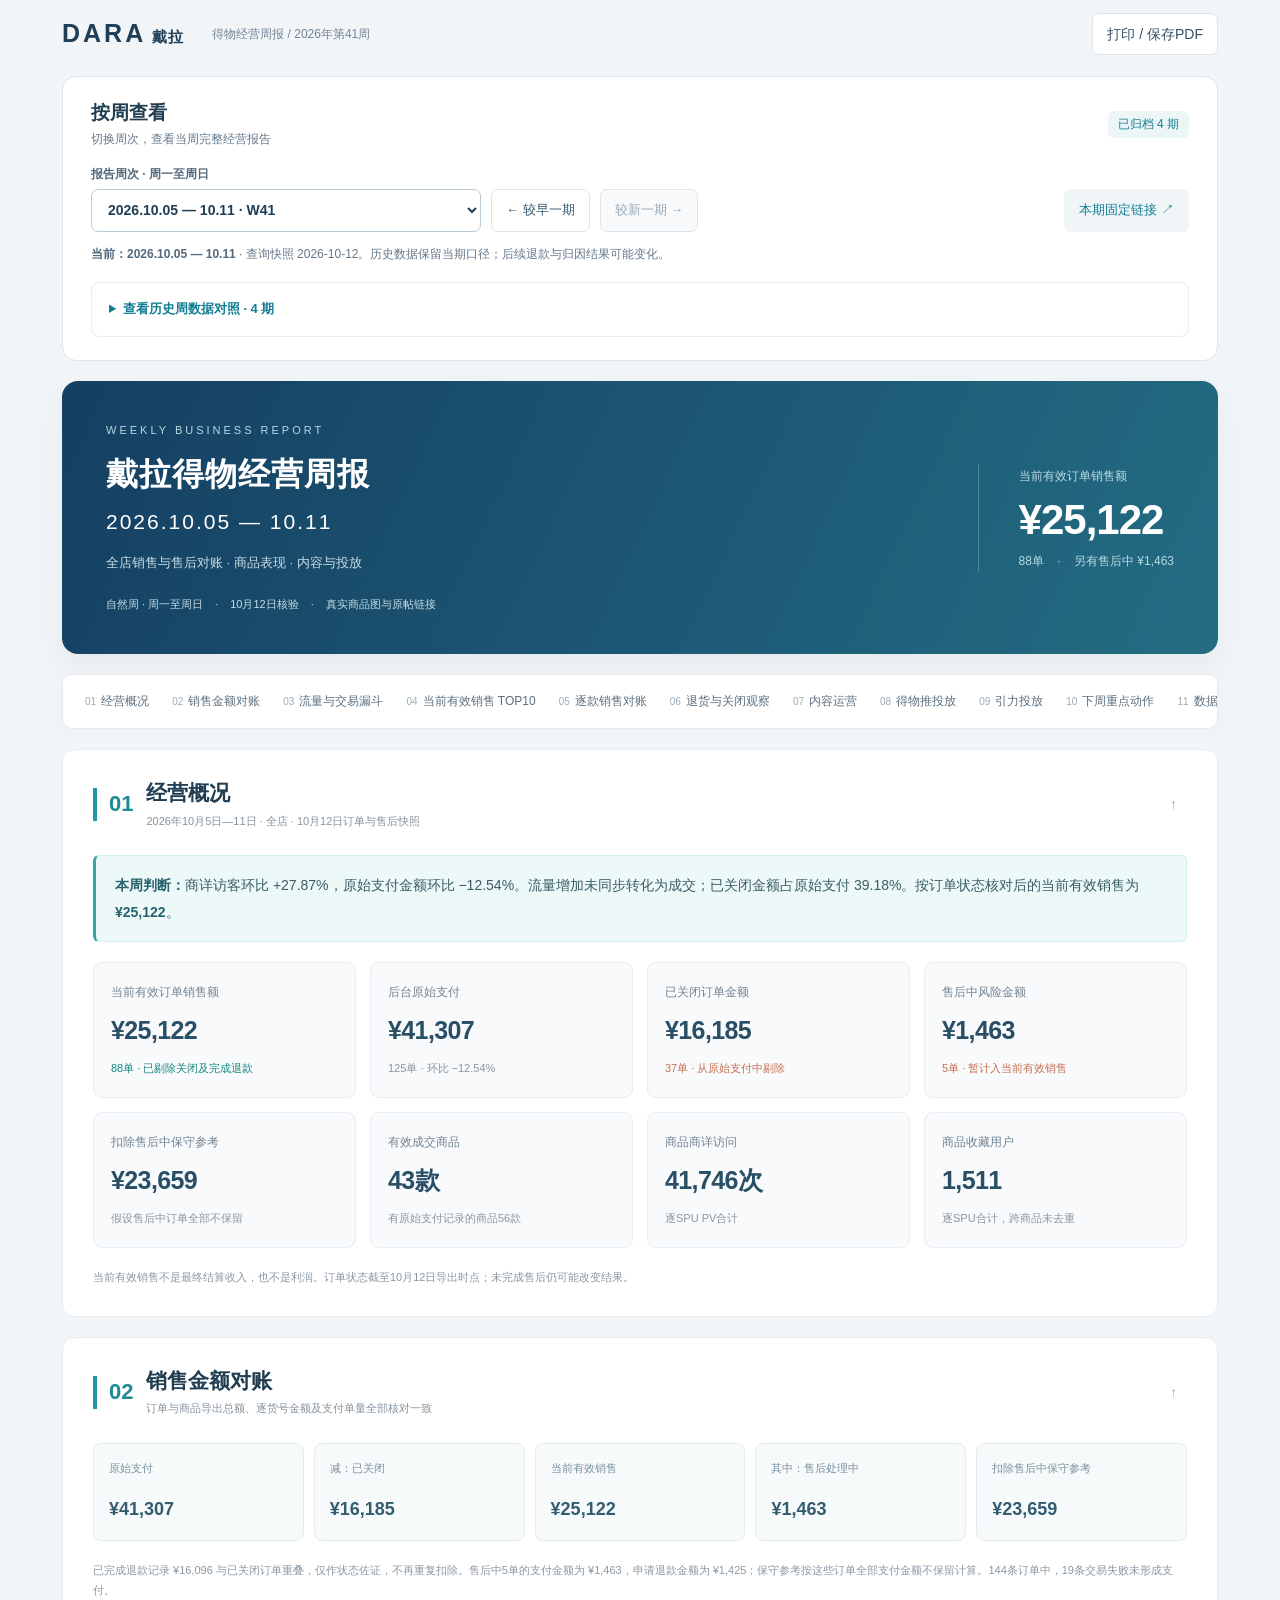
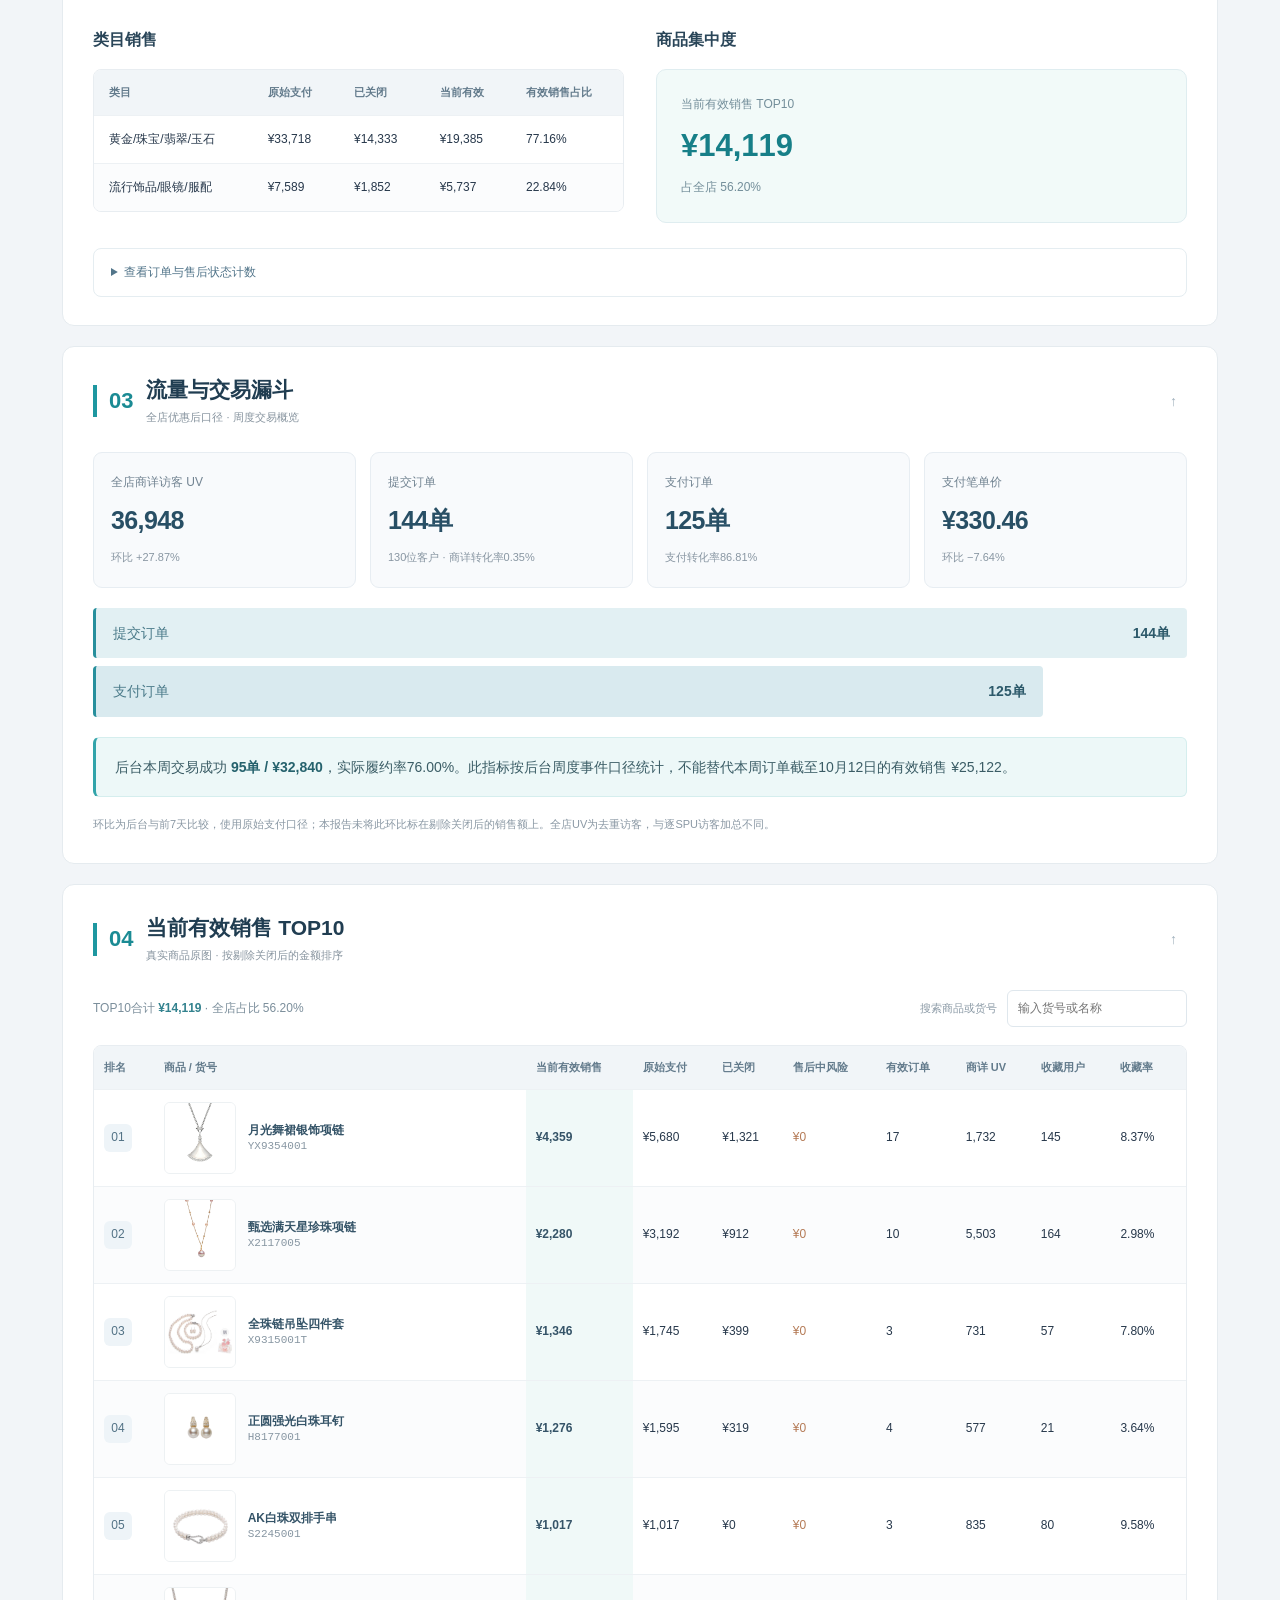
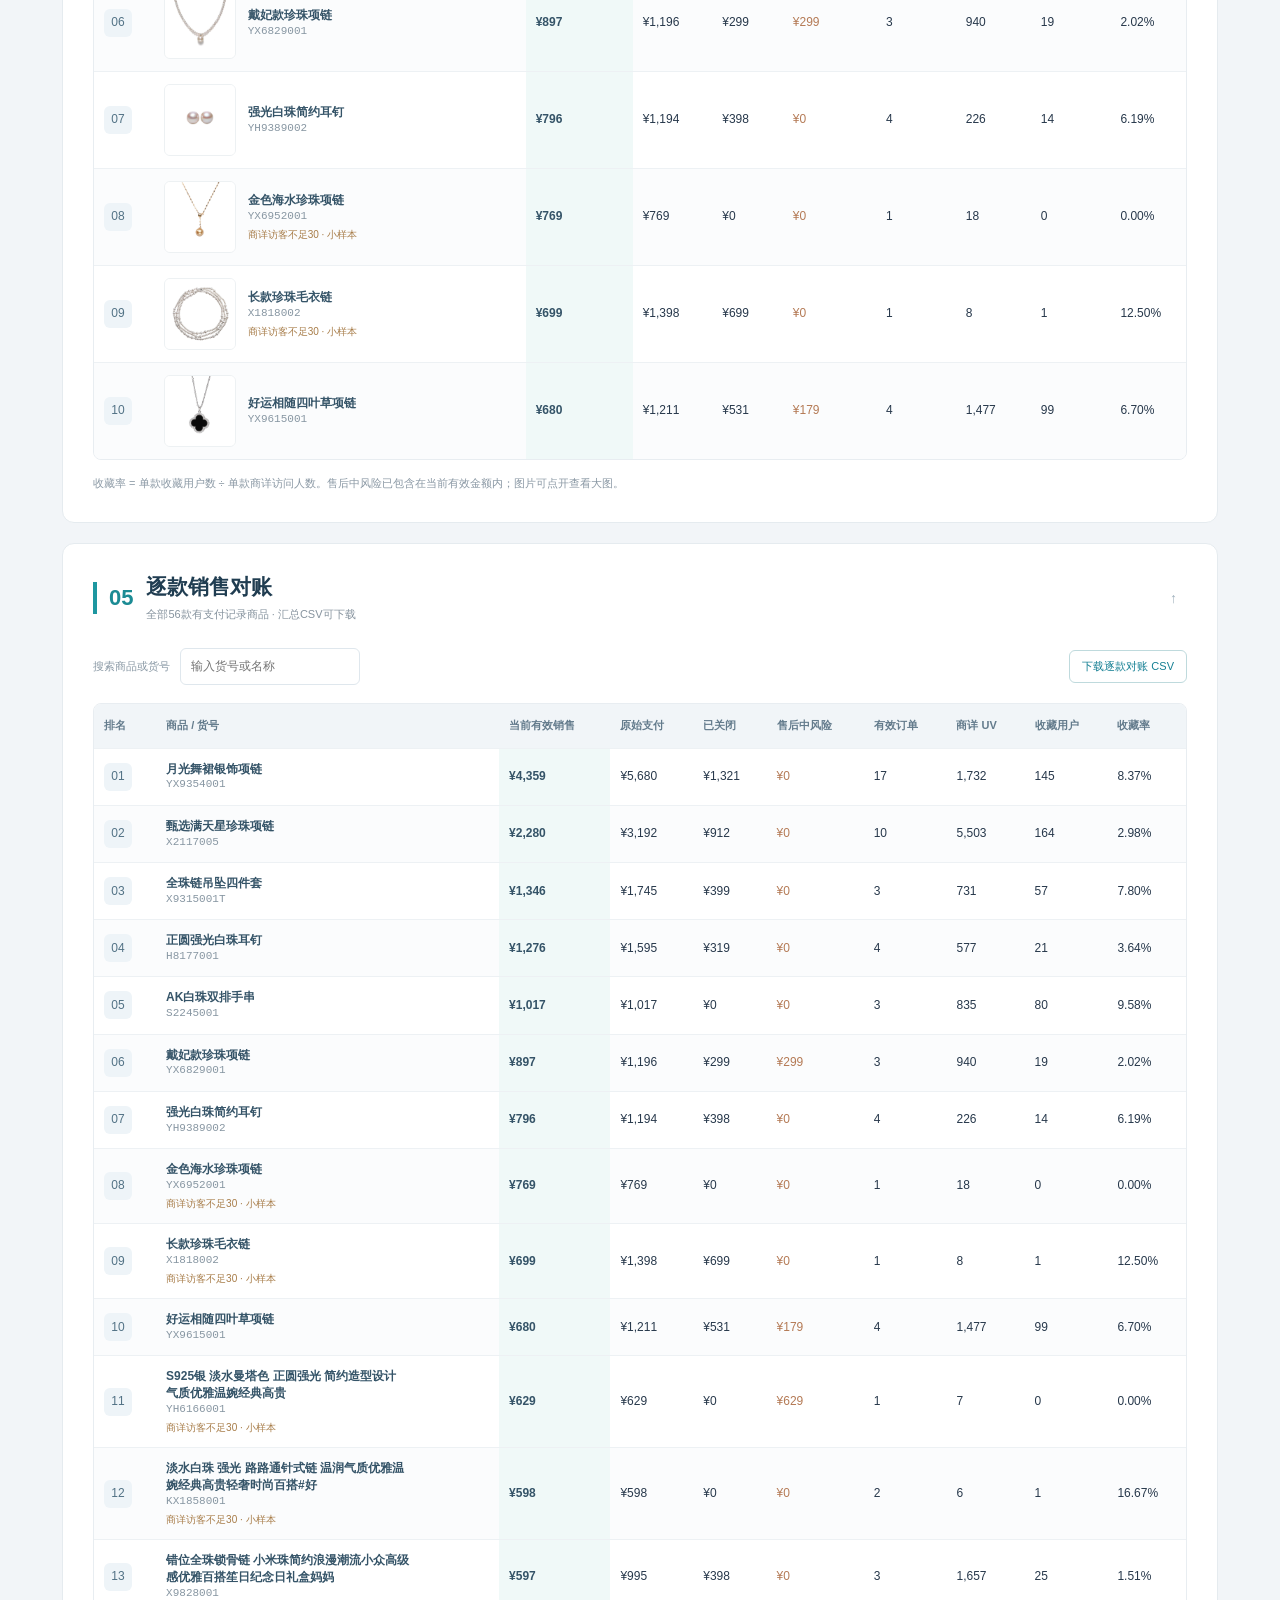
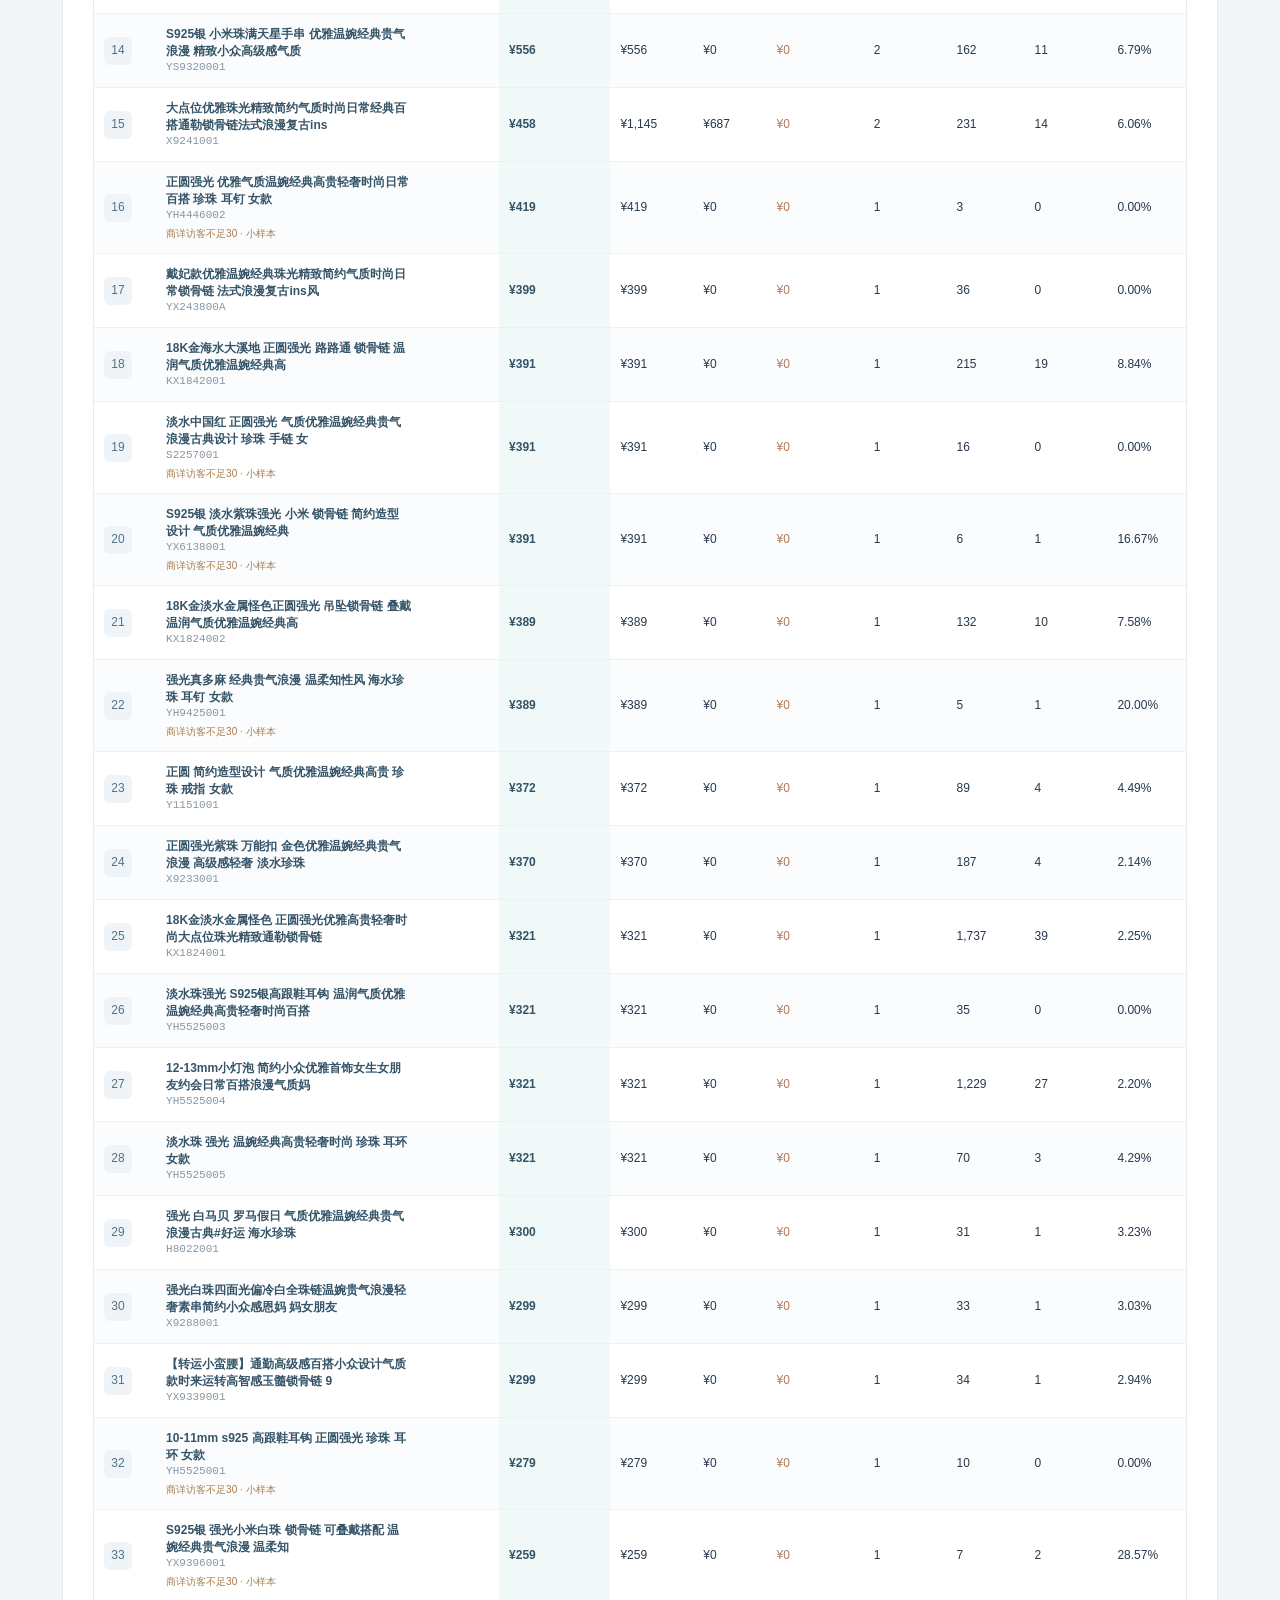
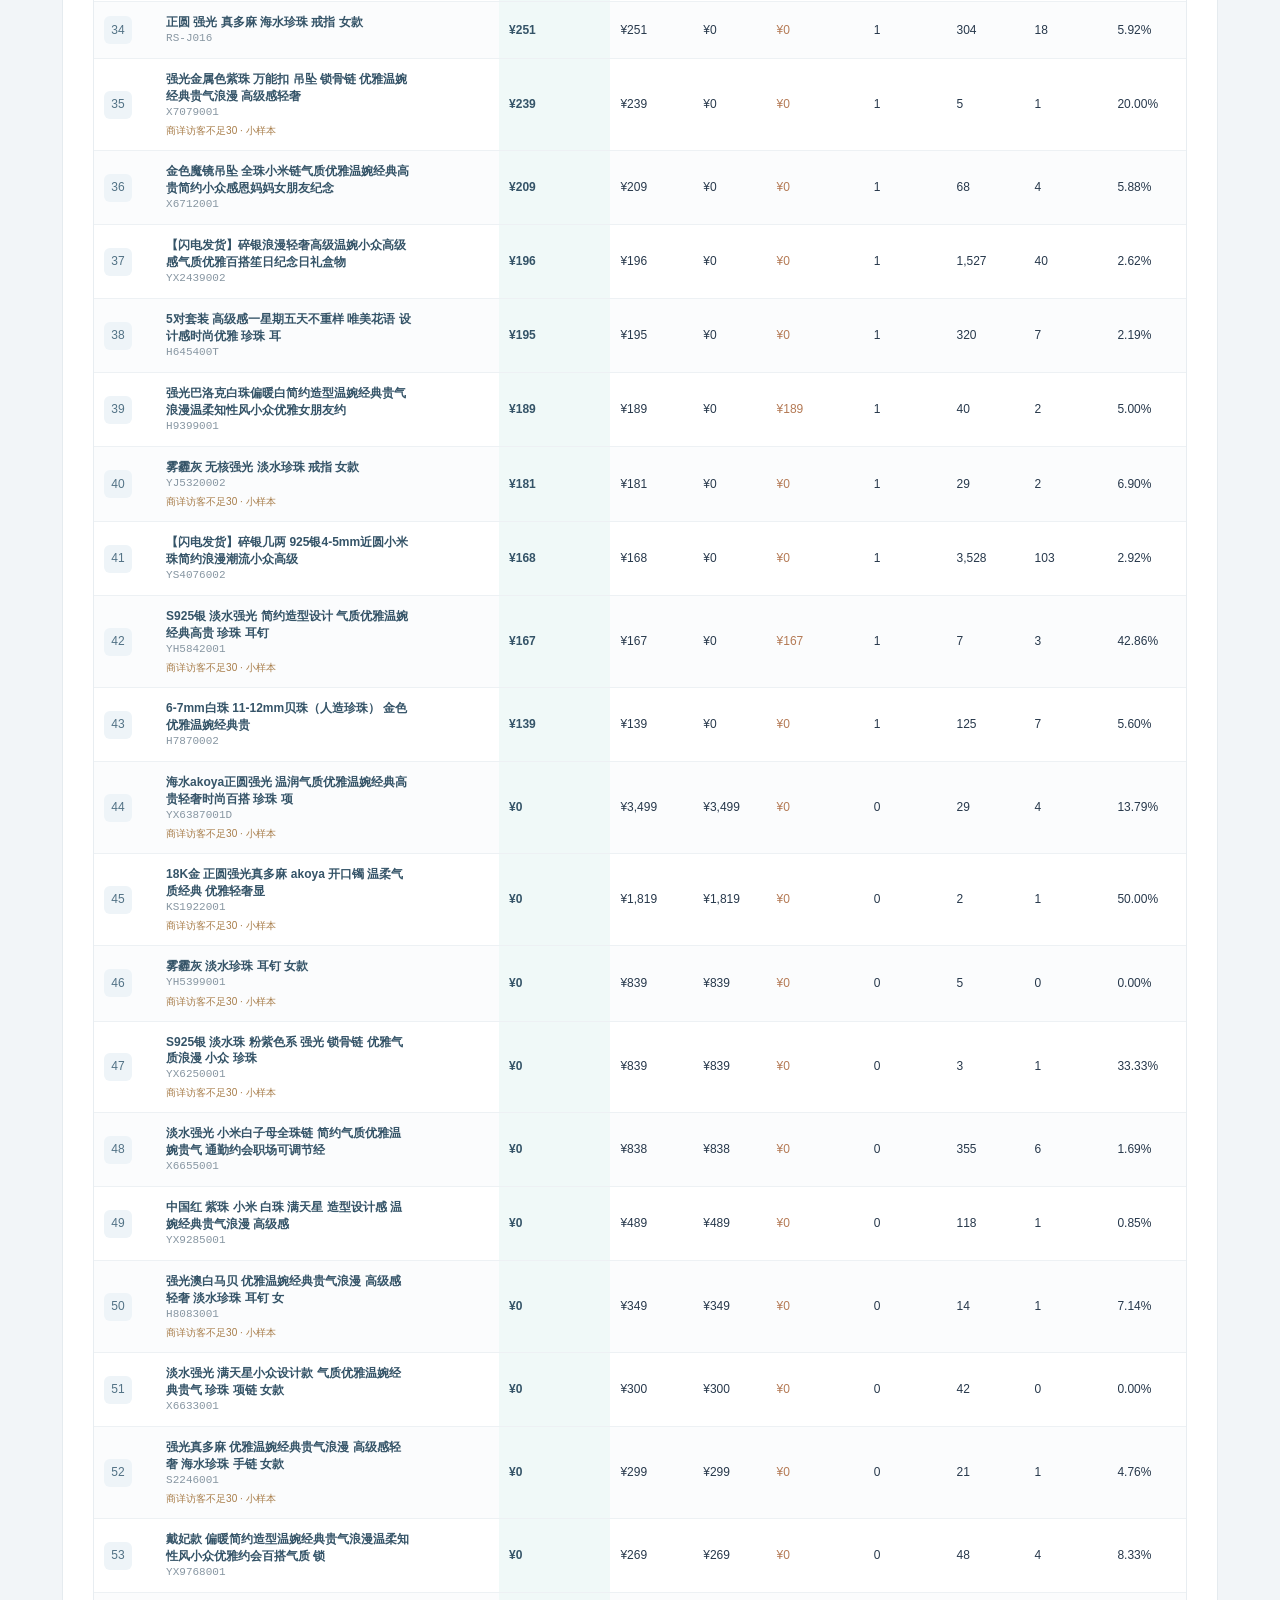
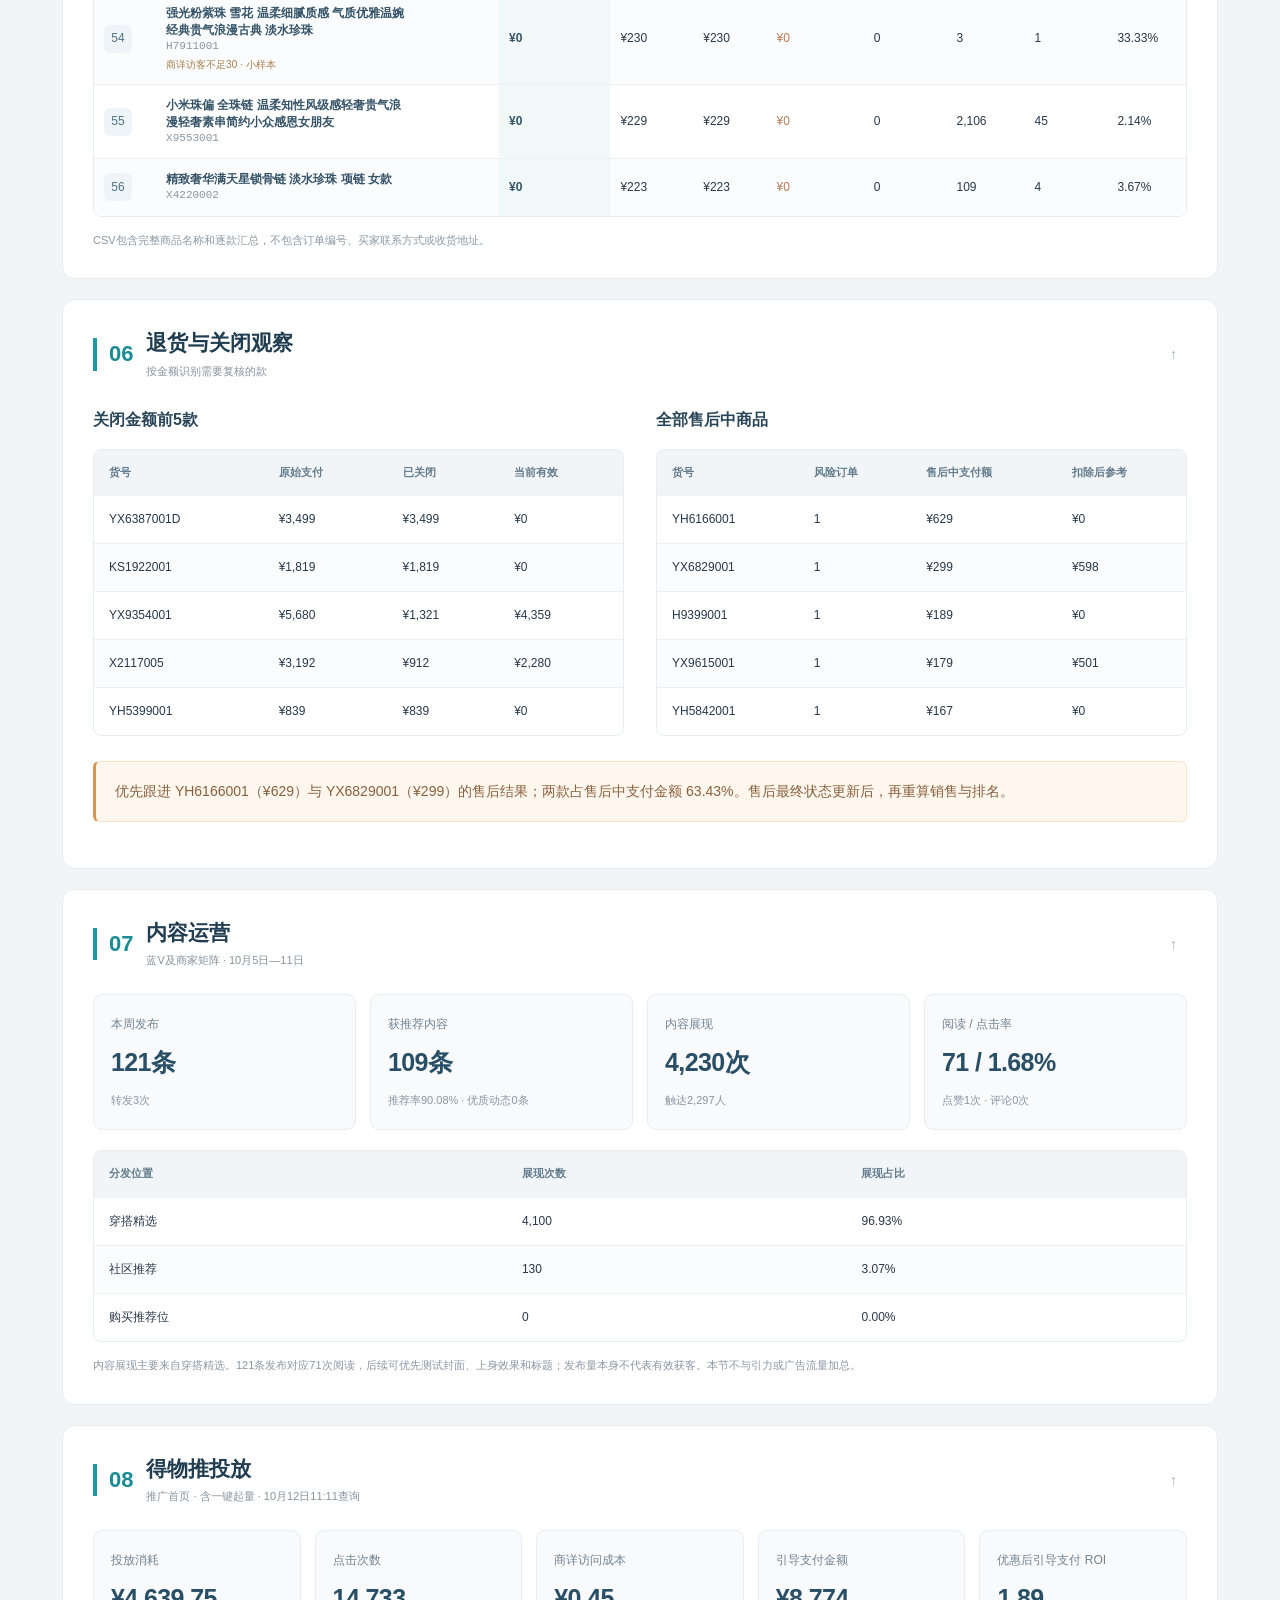
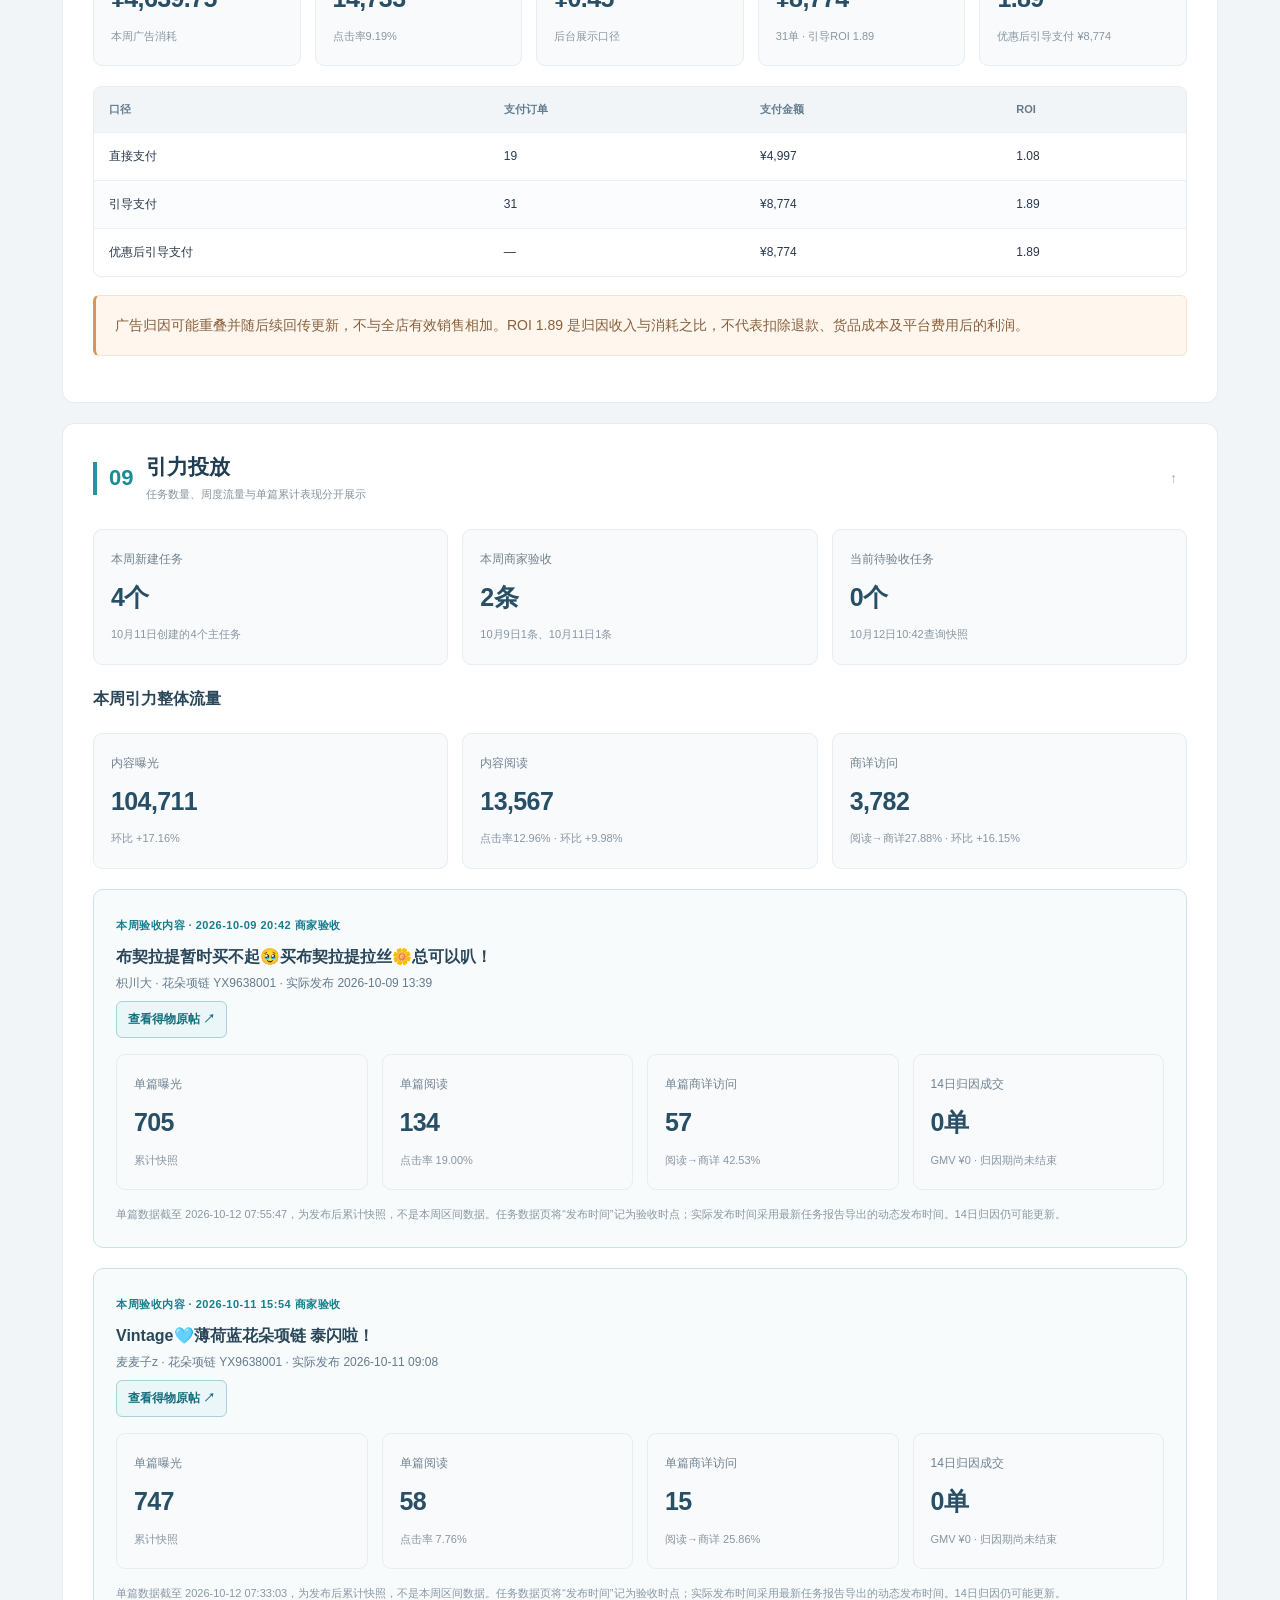
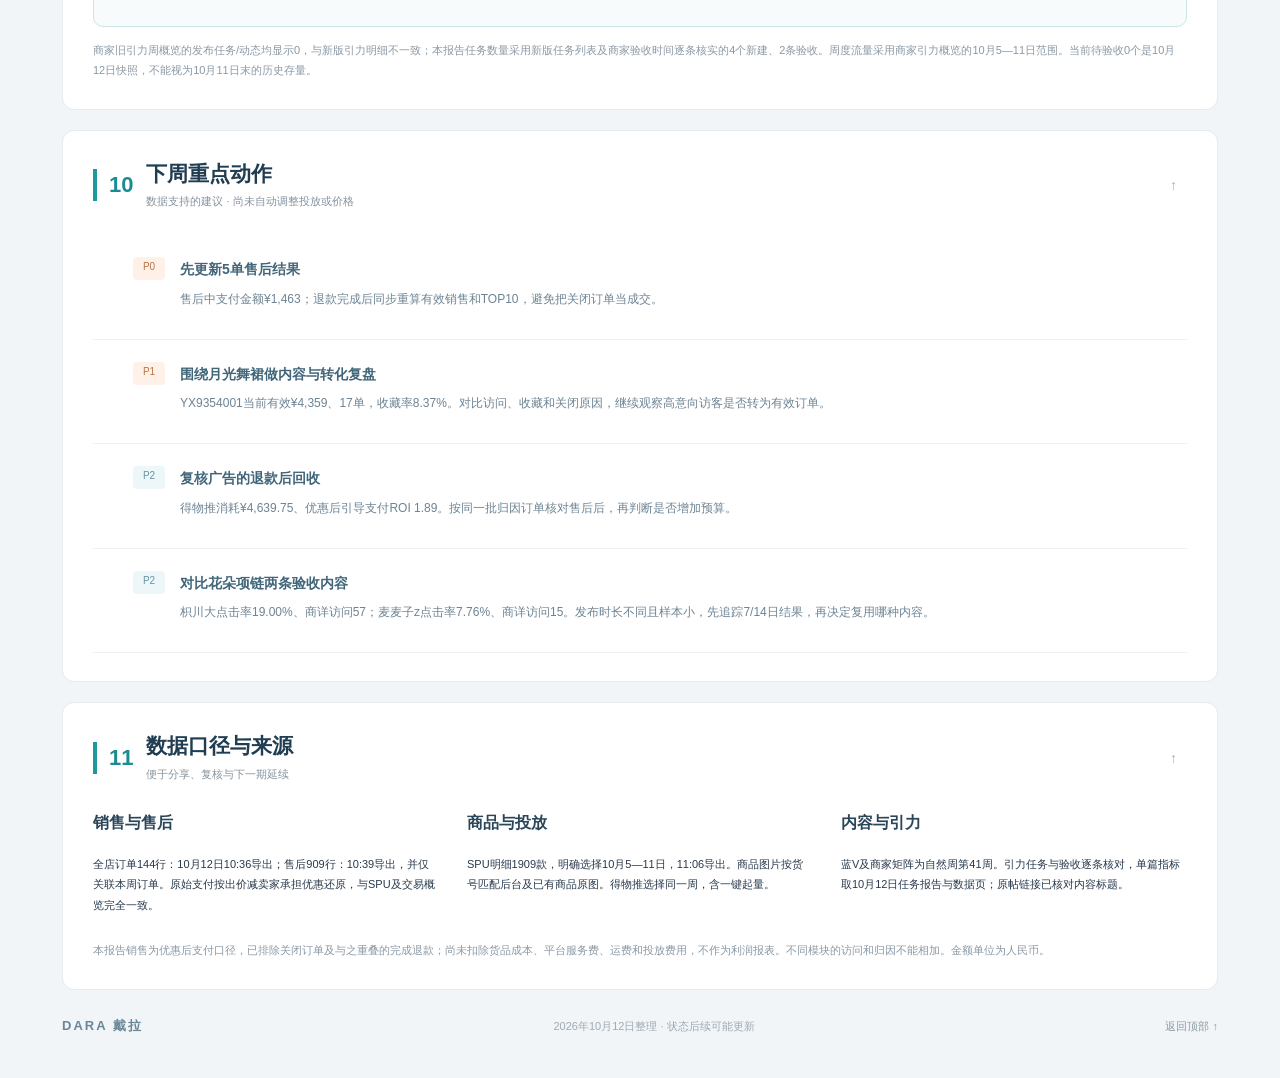
<file: projects/weekly-report/history/site/reports/20261005-1011/index.html>
<!doctype html><html lang="zh-CN"><head><meta charset="utf-8"><meta name="viewport" content="width=device-width,initial-scale=1"><meta name="robots" content="noindex,nofollow"><meta name="description" content="戴拉得物10月5日—11日周报，含订单售后对账、真实商品图、收藏率、得物推及引力内容。"><title>戴拉得物周报 · 2026.10.05 — 10.11 · 历史周次</title><style>*{box-sizing:border-box}html{scroll-behavior:smooth;scroll-padding-top:90px}body{margin:0;background:#f2f5f8;color:#27384b;font-family:Inter,-apple-system,BlinkMacSystemFont,"PingFang SC","Microsoft YaHei",sans-serif;font-size:14px;line-height:1.75}button,input{font:inherit}a{color:#147f93;text-decoration:none}a:hover{text-decoration:underline}button{cursor:pointer;border:1px solid #dce5eb;background:white;color:#385167;border-radius:7px;padding:8px 14px}button:hover{background:#eaf3f6}button:focus-visible,a:focus-visible,input:focus-visible,summary:focus-visible{outline:3px solid #23a9be;outline-offset:3px}.topbar{height:68px;max-width:1200px;margin:auto;display:flex;align-items:center;gap:28px;padding:0 22px}.brand{font-size:25px;color:#203f57;font-weight:800;letter-spacing:3px}.brand span{font-size:15px;letter-spacing:1px;margin-left:6px}.top-period{color:#728596;font-size:12px;flex:1}.hero{max-width:1156px;margin:8px auto 20px;padding:40px 44px;background:linear-gradient(115deg,#153f62,#236d83);border-radius:16px;color:#fff;display:flex;align-items:center;justify-content:space-between;gap:35px;box-shadow:0 12px 28px #204b6410}.eyebrow{font-size:11px;letter-spacing:3px;color:#b8dae5}h1{font-size:32px;letter-spacing:1px;line-height:1.4;margin:12px 0 5px}.period{font-size:21px;letter-spacing:2px;margin:7px 0}.hero-note{color:#c7dce7;font-size:13px;margin:12px 0 20px}.hero-meta{display:flex;gap:12px;flex-wrap:wrap;color:#c4dbe5;font-size:11px}.hero-meta span+span:before{content:"·";margin-right:12px}.hero-number{border-left:1px solid #ffffff35;padding-left:40px;white-space:nowrap}.hero-number>span{font-size:12px;color:#bfdae5}.hero-number strong{display:block;font-size:44px;letter-spacing:-1px;line-height:1.5}.hero-number small{font-size:15px;font-weight:400;margin-left:10px}.hero-number div{font-size:12px;color:#b9dbe2}.hero-number div span{margin:0 10px}.section-nav{max-width:1156px;margin:0 auto 20px;display:flex;overflow:auto;gap:3px;padding:10px 12px;background:white;border:1px solid #e4eaef;border-radius:10px;position:sticky;top:0;z-index:10;box-shadow:0 4px 15px #30445406}.section-nav a{white-space:nowrap;padding:6px 10px;font-size:12px;color:#5c6f7e;border-radius:5px}.section-nav a:hover{background:#edf7f8;text-decoration:none;color:#0b8091}.section-nav span{color:#9aadb9;font-size:10px;margin-right:5px}main{max-width:1156px;margin:auto}.section{background:#fff;border:1px solid #e5ebef;border-radius:12px;margin-bottom:20px;padding:28px 30px;scroll-margin-top:75px}.section-head{display:flex;align-items:center;gap:13px;margin-bottom:24px}.section-num{border-left:4px solid #1e97a0;font-size:22px;font-weight:650;color:#1b8b94;line-height:1.2;padding:3px 0 3px 12px}h2{font-size:21px;line-height:1.4;margin:0;color:#203d51}h3{font-size:16px;margin:0 0 15px;color:#2a4659}.section-head p{font-size:11px;margin:4px 0 0;color:#86939e}.up{margin-left:auto;color:#9fb0bc;padding:6px 10px}.callout{padding:16px 19px;background:#edf8f8;border:1px solid #d5eeee;border-left:3px solid #32a4aa;border-radius:6px;margin:18px 0;color:#3a5c65;line-height:1.9}.callout b{color:#25626d}.callout.warning{background:#fff6ed;border-color:#fae3cb;border-left-color:#d89654;color:#88613e}.callout.warning b{color:#976532}.metrics{display:grid;grid-template-columns:repeat(4,1fr);gap:14px;margin:20px 0}.metric{background:#f8fafc;border:1px solid #e7edf2;border-radius:9px;padding:19px 17px;min-width:0}.metric>span{font-size:12px;color:#718391;display:block}.metric strong{font-size:25px;color:#284f65;display:block;font-variant-numeric:tabular-nums;white-space:nowrap;margin:6px 0;letter-spacing:-.6px}.metric small{font-size:11px;color:#8896a2;display:block}.down{color:#c86f50!important}.positive{color:#16887f!important}.footnote{font-size:11px;color:#8a98a4;line-height:1.8;margin:14px 0 0}.two{display:grid;grid-template-columns:1fr 1fr;gap:32px;margin:25px 0}.trend{display:block;width:100%;height:auto;max-height:325px;overflow:visible}.axis{font-size:12px;fill:#8a99a6}.plot-value{font-size:15px;fill:#2d5c6d;font-weight:600}.table-scroll{overflow-x:auto;border:1px solid #e8edf1;border-radius:8px}table{border-collapse:collapse;width:100%;text-align:left;font-size:12px;white-space:nowrap}th{background:#f1f5f8;color:#637b8c;font-size:11px;font-weight:600;padding:13px 15px}td{padding:13px 15px;border-top:1px solid #edf1f4;font-variant-numeric:tabular-nums}tbody tr:nth-child(even){background:#fbfcfd}tbody tr:hover{background:#f0f8fa}td b{color:#355468;font-weight:600}code{font-size:11px;color:#8796a2;font-family:ui-monospace,monospace}td code{display:block}.rank{display:inline-flex;justify-content:center;align-items:center;width:28px;height:28px;border-radius:6px;background:#eef4f8;color:#527285;font-size:12px}.funnel{display:flex;flex-direction:column;gap:8px;margin:20px 0}.funnel>div{background:#e2f0f3;padding:13px 17px;color:#4a7a89;border-left:3px solid #278f9c;border-radius:4px}.funnel b{float:right;color:#2c596a}.funnel>div:nth-child(2){background:#d9eaef}.funnel>div:nth-child(3){background:#cde3e9}.split-bar{display:flex;height:42px;overflow:hidden;border-radius:7px;background:#6f92b0;margin-bottom:18px;color:white;font-size:12px;text-align:center;align-items:stretch}.split-bar span{display:flex;align-items:center;justify-content:center}.split-bar span:first-child{background:#28969f}.bar-row{display:grid;grid-template-columns:75px 1fr 46px 47px;align-items:center;gap:10px;margin:12px 0;font-size:11px}.bar-track{height:8px;background:#edf2f5;border-radius:5px;overflow:hidden}.bar-track i{display:block;height:100%;background:#459fa9;border-radius:5px}.bar-row small{color:#92a2ad;text-align:right}.bar-row b{text-align:right;color:#5c7b8a}details{border:1px solid #e5edf1;border-radius:8px;margin-top:17px;padding:13px 17px}summary{cursor:pointer;font-size:12px;color:#52758a}details>p{font-size:12px;color:#728491}details .table-scroll{margin-top:16px}.table-tools{display:flex;align-items:center;justify-content:space-between;gap:15px;margin:0 0 18px}.table-tools p{font-size:12px;color:#7b8e9b;margin:0}.table-tools b{color:#33828e}.search{font-size:11px;color:#8a99a5;display:flex;align-items:center;gap:10px}.search input{width:180px;border:1px solid #dfe7ed;padding:7px 10px;border-radius:6px;font-size:12px;color:#486278}.empty{text-align:center;color:#8a99a5}.analysis{padding:0;margin:10px 0}.analysis summary{display:flex;align-items:center;gap:13px;flex-wrap:wrap;padding:13px 17px;list-style:none}.analysis summary:after{content:"−";margin-left:auto;font-size:18px;color:#9eafb9}.analysis:not([open]) summary:after{content:"+"}.analysis summary b{font-size:14px;color:#345b6f}.tag{font-size:10px;background:#edf6f7;color:#4f8a94;padding:3px 9px;border-radius:4px}.analysis-body{padding:3px 20px 12px 59px;border-top:1px solid #f0f3f6}.analysis-body p{font-size:12px;margin:10px 0;color:#6e8290}.analysis-body p span{font-weight:600;color:#3c6d80;margin-right:15px}.mini-stats{display:flex;gap:18px;flex-wrap:wrap;margin:22px 0}.mini-stats span{font-size:12px;color:#7d91a0;background:#f5f8fa;padding:8px 17px;border-radius:6px}.mini-stats b{color:#466c80;margin-left:15px}.empty-state{border:1px dashed #dbe5eb;background:#f9fbfc;text-align:center;border-radius:8px;padding:25px;margin-top:20px}.empty-state b{color:#7d92a0;font-size:13px}.empty-state p{max-width:690px;margin:10px auto 0;font-size:12px;color:#96a4ae}.content-grid{display:grid;grid-template-columns:repeat(4,1fr);gap:14px;margin:24px 0}.content-card{border:1px solid #dfe9ef;border-radius:8px;padding:18px;background:linear-gradient(150deg,#f3f9fb,#fff);color:#71909f}.content-card:hover{text-decoration:none;border-color:#39a0ab;transform:translateY(-2px)}.content-kicker{font-size:10px;display:flex;justify-content:space-between}.content-card h3{font-size:15px;margin:17px 0 4px}.content-card p{font-size:11px;margin:0}.content-card strong{font-size:27px;display:block;color:#218594;margin-top:10px}.content-card small{font-size:10px}.subsection{margin-top:30px}.product-cell{display:flex;align-items:center;gap:12px}.product-cell img{width:52px;height:52px;object-fit:contain;background:#fff;border:1px solid #edf1f3;border-radius:6px}.scenario{display:grid;grid-template-columns:1.6fr 1fr;gap:30px;margin-top:22px;padding:25px;background:#f7fafc;border:1px solid #e4edf2;border-radius:9px}.scenario p{font-size:12px;color:#7f909d}.scenario label{font-size:12px;display:flex;justify-content:space-between;color:#627d8e}.scenario input{width:100%;accent-color:#278d9d;margin:15px 0 0}.range-labels{display:flex;justify-content:space-between;color:#9eabb4;font-size:10px}.scenario-result{align-self:center;text-align:center;border-left:1px solid #dce8ee;padding:20px}.scenario-result span,.scenario-result small{display:block;color:#8ba0ad;font-size:12px}.scenario-result strong{font-size:38px;display:block;color:#228c88;margin:9px 0}.action-list{margin-top:20px}.action{display:grid;grid-template-columns:20px 32px 1fr;gap:15px;padding:22px 5px;border-bottom:1px solid #edf1f4;cursor:pointer}.action input{margin-top:5px;accent-color:#218e99;width:15px;height:15px}.priority{font-size:10px;border-radius:4px;padding:1px 5px;height:23px;color:#6895a2;background:#edf6f8;text-align:center}.priority.p0{color:#b77549;background:#fff1e7}.action b{font-size:14px;color:#416579}.action small{font-size:10px;margin-left:18px;color:#94a6b1}.action p{font-size:12px;margin:7px 0;color:#6d8393}.action em{font-style:normal;font-size:11px;color:#97a6b0}.action:has(input:checked){opacity:.55}.action:has(input:checked) b{text-decoration:line-through}.sources{padding:27px 30px;background:#eaf0f4;border-radius:10px;color:#8598a5;margin:24px 0}.sources h2{font-size:15px;color:#5e7d8e}.source-grid{display:grid;grid-template-columns:repeat(3,1fr);gap:28px;font-size:11px}.sources b{color:#648091}.sources a{color:#587f91}.sources details{border-color:#d9e3ea}.sources details p{font-size:11px}footer{max-width:1156px;margin:25px auto 40px;display:flex;align-items:center;justify-content:space-between;color:#9cabb5;font-size:11px}footer b{letter-spacing:2px;font-size:13px;color:#6a8798}footer a{color:#8a9da9}[hidden]{display:none!important}@media(max-width:900px){.hero,main,.section-nav{margin-left:16px;margin-right:16px}.hero{padding:30px}.hero-number{padding-left:25px}.hero-number strong{font-size:33px}h1{font-size:27px}.metric strong{font-size:21px}.section{padding:24px}.metrics{grid-template-columns:repeat(2,1fr)}.content-grid{grid-template-columns:repeat(2,1fr)}.two{gap:22px}footer{padding:0 20px}}@media(max-width:600px){.topbar{padding:0 17px;height:62px;gap:10px}.brand{font-size:20px}.top-period{display:none}.topbar button{margin-left:auto;font-size:11px}.hero{display:block;padding:26px;margin-top:4px}.hero-number{border-left:0;border-top:1px solid #ffffff30;padding:18px 0 0;margin-top:20px}.hero-number strong{font-size:38px}.hero-number>span{float:right;padding-top:25px}.hero-meta{font-size:9px;gap:7px}h1{font-size:25px}.hero-note{font-size:12px}.period{font-size:18px}.hero-meta span+span:before{margin-right:7px}.section{padding:22px 18px}.section-head{gap:10px}.section-head p{font-size:10px}h2{font-size:18px}.section-num{font-size:20px;padding-left:8px}.callout{padding:13px 14px;font-size:12px}.metric{padding:15px 12px}.metric strong{font-size:21px}.metric small{font-size:10px}.metric>span{font-size:11px}.two,.scenario,.source-grid{grid-template-columns:1fr}.source-grid{gap:0}.table-tools{align-items:flex-start;flex-direction:column}.search input{width:190px}.analysis-body{padding-left:20px}.analysis summary{gap:9px}.analysis summary code{font-size:10px}.tag{margin-left:36px}.scenario-result{border-left:0;border-top:1px solid #dce8ee}.content-grid{gap:9px}.content-card{padding:14px}.content-card h3{font-size:13px}.action{gap:10px;grid-template-columns:18px 30px 1fr}.action small{display:block;margin:3px 0}.trend{min-height:160px}.sources{padding:22px 18px}footer span{display:none}}@media print{@page{size:A4;margin:12mm}html{scroll-padding:0}body{background:white;font-size:11px;-webkit-print-color-adjust:exact;print-color-adjust:exact}.topbar,.section-nav,.up,#printBtn,.search,.action input{display:none}.hero{margin:0 0 15px;padding:25px;border-radius:8px}.hero h1{font-size:26px}.hero-number strong{font-size:30px}main{width:100%;margin:0}.section{margin:0 0 15px;padding:18px;border-radius:6px;break-inside:auto}.section-head{break-after:avoid}.metrics{grid-template-columns:repeat(4,1fr);gap:8px;break-inside:avoid}.metric{padding:12px 10px}.metric strong{font-size:18px}.metric small{font-size:9px}.two{gap:18px}.callout,.analysis,.scenario,.content-grid,.action{break-inside:avoid}table{font-size:9px;white-space:normal}th,td{padding:8px}thead{display:table-header-group}tr{break-inside:avoid}.table-scroll{overflow:visible}.section-head p,.footnote{font-size:9px}.content-grid{grid-template-columns:repeat(4,1fr)}.content-card{padding:12px}.content-card h3{font-size:12px}.analysis-body p{font-size:10px}.action{grid-template-columns:30px 1fr}.sources{margin-top:15px}.source-grid{font-size:9px}footer{margin:15px 0}.scenario{padding:16px}.hero-meta{font-size:9px}.section-nav{position:static}.product-cell img{width:35px;height:35px}}

.two>*{min-width:0}
.ads-metrics{grid-template-columns:repeat(5,minmax(0,1fr))}
.gravity-story-link{display:inline-flex;align-items:center;margin:0 0 16px;padding:7px 11px;border:1px solid #a8d2d8;border-radius:6px;background:#eaf6f7;color:#176f7d;font-size:12px;font-weight:700}.gravity-story-link:hover{background:#dff1f3;text-decoration:none}
.gravity-metrics{grid-template-columns:repeat(3,minmax(0,1fr));margin-bottom:20px}.gravity-story{margin-top:20px;padding:22px;border:1px solid #cde2e8;border-radius:10px;background:#f7fbfc}.gravity-story-head span{font-size:11px;font-weight:700;letter-spacing:.5px;color:#187d8c}.gravity-story-head h3{margin:7px 0 2px}.gravity-story-head p{margin:0 0 17px;color:#647b8e;font-size:12px}.gravity-story-metrics{grid-template-columns:repeat(4,minmax(0,1fr));margin:0}.gravity-story>.footnote{margin:15px 0 0}
.gravity-story-head p{margin-bottom:7px}
.hero-number strong{font-size:42px}.mobile-hint{display:none}.bridge{display:grid;grid-template-columns:repeat(5,1fr);gap:10px;margin:20px 0}.bridge>div{padding:15px;border:1px solid #e4ecf0;background:#f7fafb;border-radius:8px}.bridge>div span{display:block;font-size:11px;color:#78909e;min-height:35px}.bridge>div strong{display:block;font-size:18px;color:#345c71;white-space:nowrap}.bridge .bridge-result{background:#e6f3f2;border-color:#bcdedc}.bridge-result strong{color:#147d7d!important}.focus-stat{padding:24px;border:1px solid #dfedf0;border-radius:10px;background:#f2faf9}.focus-stat span,.focus-stat small{display:block;color:#738e9a;font-size:12px}.focus-stat strong{display:block;font-size:31px;color:#177f88;margin:4px 0}.download{border:1px solid #bfdadd;border-radius:6px;padding:6px 12px;white-space:nowrap;font-size:11px}.product-cell>span{display:block;min-width:195px;white-space:normal;line-height:1.4}.product-cell b{display:block;max-width:245px}.sample-tag{display:block;color:#a77c48;font-size:10px;margin-top:4px}.photo-button{padding:0;background:none;border:0;cursor:zoom-in;flex:none}.product-cell .photo-button img{width:72px;height:72px;display:block}.photo-button:focus-visible{outline:2px solid #258c96;border-radius:7px}#topTable td,#allTable td{padding:12px 10px}#topTable th,#allTable th{padding:12px 10px}#topTable td:nth-child(3),#allTable td:nth-child(3){background:#f0f9f8}#topTable td:nth-child(6),#allTable td:nth-child(6){color:#b47a55}dialog{border:0;border-radius:12px;padding:25px;max-width:min(90vw,760px);box-shadow:0 15px 70px #0004}dialog::backdrop{background:#1238}dialog img{display:block;max-width:100%;max-height:75vh;object-fit:contain;margin:auto}dialog p{text-align:center;font-size:13px;color:#456}#closePhoto{position:absolute;right:8px;top:4px;background:white;border:0;font-size:30px;cursor:pointer}@media(max-width:900px){.bridge{grid-template-columns:repeat(2,1fr)}}@media(max-width:600px){.bridge{grid-template-columns:1fr 1fr}.bridge>div{padding:11px}.bridge>div span{min-height:40px}.bridge>div strong{font-size:15px}.mobile-hint{display:block;color:#7d96a3;font-size:11px}.hero-number strong{font-size:34px}.hero-number>span{float:none;padding:0}.product-cell>span{min-width:160px}.product-cell .photo-button img{width:62px;height:62px}.download{display:block}}@media print{.bridge{grid-template-columns:repeat(5,1fr);break-inside:avoid}.bridge>div strong{font-size:13px}.bridge>div span{font-size:9px}.photo-button img{width:40px!important;height:40px!important}.product-cell>span{min-width:90px}#topTable td,#allTable td{padding:6px 4px;font-size:8px}.download,dialog{display:none}#allTable{font-size:7px}}
@media(max-width:600px){.gravity-metrics,.gravity-story-metrics{grid-template-columns:repeat(2,minmax(0,1fr))}.gravity-story{padding:16px}}
@media(max-width:900px){.ads-metrics{grid-template-columns:repeat(2,minmax(0,1fr))}}
@media print{.ads-metrics{grid-template-columns:repeat(3,1fr)}.gravity-metrics{grid-template-columns:repeat(3,1fr)}.gravity-story-metrics{grid-template-columns:repeat(4,1fr)}}

.metric strong{white-space:normal;overflow-wrap:anywhere}.two>*{min-width:0}.gravity-story{break-inside:avoid}.up{flex:none}.source-grid{line-height:1.9}@media(max-width:600px){.section-head{align-items:flex-start}.hero-number>span{float:none;padding:0}.gravity-story-head h3{overflow-wrap:anywhere}.metric strong{font-size:20px}}</style><link rel="stylesheet" href="../../history-assets/history.css">
</head><body><div id="top"></div><header class="topbar"><a class="brand" href="#top">DARA<span>戴拉</span></a><span class="top-period">得物经营周报 / 2026年第41周</span><button id="printBtn">打印 / 保存PDF</button></header><section id="weekly-history" class="weekly-history" aria-labelledby="history-title">
<div class="history-heading"><div><h2 id="history-title">按周查看</h2><p>切换周次，查看当周完整经营报告</p></div><span class="history-count">已归档 4 期</span></div>
<div class="history-controls"><div class="history-field"><label for="history-week-select">报告周次 · 周一至周日</label><select id="history-week-select"><option value="../../reports/20261005-1011/" selected>2026.10.05 — 10.11 · W41</option><option disabled>2026.09.28 — 10.04 · 暂无归档</option><option value="../../reports/20260921-0927/">2026.09.21 — 09.27 · W39</option><option disabled>2026.09.14 — 09.20 · 暂无归档</option><option value="../../reports/20260907-0913/">2026.09.07 — 09.13 · W37</option><option value="../../reports/20260831-0906/">2026.08.31 — 09.06 · W36</option></select></div><a href="../../reports/20260921-0927/">← 较早一期</a><span class="history-disabled" aria-disabled="true">较新一期 →</span><a class="history-share" href="../../reports/20261005-1011/">本期固定链接 ↗</a></div>
<p class="history-context"><strong>当前：2026.10.05 — 10.11</strong> · 查询快照 2026-10-12。历史数据保留当期口径；后续退款与归因结果可能变化。</p>
<details class="history-compare"><summary>查看历史周数据对照 · 4 期</summary>
<h3>销售与得物推</h3><div class="history-scroll" tabindex="0" role="region" aria-label="历史销售与得物推，窄屏可左右滚动"><table class="history-table"><thead><tr><th scope="col">报告周次 / 查询日期</th><th scope="col">原始优惠后支付</th><th scope="col">支付订单</th><th scope="col">剔除关闭后销售参考</th><th scope="col">售后中金额</th><th scope="col">得物推消耗</th><th scope="col">优惠后引导支付 ROI</th></tr></thead><tbody><tr aria-current="true"><td><a href="../../reports/20261005-1011/">2026.10.05 — 10.11</a><small>查询快照 2026-10-12</small></td><td>¥41,307</td><td>125</td><td><strong>¥25,122</strong><small>订单与售后核对；含售后处理中金额</small></td><td>¥1,463</td><td>¥4,639.75</td><td>1.89</td></tr><tr><td><a href="../../reports/20260921-0927/">2026.09.21 — 09.27</a><small>查询快照 2026-09-28</small></td><td>¥52,919</td><td>160</td><td><strong>¥41,269</strong><small>订单与售后核对；含售后处理中金额</small></td><td>¥3,241</td><td>¥5,051.27</td><td>2.92</td></tr><tr><td><a href="../../reports/20260907-0913/">2026.09.07 — 09.13</a><small>查询快照 2026-09-14</small></td><td>¥59,830</td><td>151</td><td><strong>¥47,932</strong><small>仅剔除2笔已知关闭订单，未完整核对</small></td><td>—</td><td>¥4,045.07</td><td>—</td></tr><tr><td><a href="../../reports/20260831-0906/">2026.08.31 — 09.06</a><small>查询快照 2026-09-11</small></td><td>¥51,364</td><td>162</td><td><strong>—</strong><small>未逐单核对退款</small></td><td>—</td><td>¥4,174.83</td><td>—</td></tr></tbody></table></div>
<p class="history-note">销售参考不是净利润。9月7—13日仅剔除2笔已知关闭订单；9月21—27日与10月5—11日按订单及售后核对，销售参考仍含售后中金额。早期未采集优惠后 ROI，显示“—”，不以原始引导支付 ROI 替代。</p>
<h3>流量与引力投放</h3><div class="history-scroll" tabindex="0" role="region" aria-label="历史流量与引力，窄屏可左右滚动"><table class="history-table"><thead><tr><th scope="col">报告周次 / 查询日期</th><th scope="col">商详访客 UV</th><th scope="col">引力周曝光</th><th scope="col">引力周阅读</th><th scope="col">引力商详访问</th><th scope="col">本周新建任务</th><th scope="col">本周验收内容</th></tr></thead><tbody><tr aria-current="true"><td><a href="../../reports/20261005-1011/">2026.10.05 — 10.11</a><small>查询快照 2026-10-12</small></td><td>36,948</td><td>104,711</td><td>13,567</td><td>3,782</td><td>4</td><td>2</td></tr><tr><td><a href="../../reports/20260921-0927/">2026.09.21 — 09.27</a><small>查询快照 2026-09-28</small></td><td>34,728</td><td>87,484</td><td>12,485</td><td>3,220</td><td>0</td><td>1</td></tr><tr><td><a href="../../reports/20260907-0913/">2026.09.07 — 09.13</a><small>查询快照 2026-09-14</small></td><td>33,409</td><td>75,988</td><td>10,485</td><td>2,626</td><td>—</td><td>—</td></tr><tr><td><a href="../../reports/20260831-0906/">2026.08.31 — 09.06</a><small>查询快照 2026-09-11</small></td><td>35,135</td><td>103,247</td><td>12,358</td><td>3,733</td><td>—</td><td>—</td></tr></tbody></table></div>
<p class="history-note">“—”表示未采集或未完整核验，不等于0。9月14—20日、9月28日—10月4日暂无周报归档。引力待验收为查询时点存量，详见各期正文；不作为周末历史存量横向比较。</p>
</details><noscript><p class="history-note">浏览器未启用 JavaScript，可展开历史对照，点击报告周次切换。</p></noscript></section><div class="hero"><div><div class="eyebrow">WEEKLY BUSINESS REPORT</div><h1>戴拉得物经营周报</h1><p class="period">2026.10.05 — 10.11</p><p class="hero-note">全店销售与售后对账 · 商品表现 · 内容与投放</p><div class="hero-meta"><span>自然周 · 周一至周日</span><span>10月12日核验</span><span>真实商品图与原帖链接</span></div></div><div class="hero-number"><span>当前有效订单销售额</span><strong>¥25,122</strong><div>88单 <span>·</span> 另有售后中 ¥1,463</div></div></div><nav class="section-nav" aria-label="报告目录"><a href="#s1"><span>01</span>经营概况</a><a href="#s2"><span>02</span>销售金额对账</a><a href="#s3"><span>03</span>流量与交易漏斗</a><a href="#s4"><span>04</span>当前有效销售 TOP10</a><a href="#s5"><span>05</span>逐款销售对账</a><a href="#s6"><span>06</span>退货与关闭观察</a><a href="#s7"><span>07</span>内容运营</a><a href="#s8"><span>08</span>得物推投放</a><a href="#s9"><span>09</span>引力投放</a><a href="#s10"><span>10</span>下周重点动作</a><a href="#s11"><span>11</span>数据口径与来源</a></nav><main><section id="s1" class="section"><div class="section-head"><span class="section-num">01</span><div><h2>经营概况</h2><p>2026年10月5日—11日 · 全店 · 10月12日订单与售后快照</p></div><a class="up" href="#top" aria-label="返回顶部">↑</a></div><div class="callout"><b>本周判断：</b>商详访客环比 +27.87%，原始支付金额环比 −12.54%。流量增加未同步转化为成交；已关闭金额占原始支付 39.18%。按订单状态核对后的当前有效销售为 <b>¥25,122</b>。</div><div class="metrics "><div class="metric"><span>当前有效订单销售额</span><strong>¥25,122</strong><small class="positive">88单 · 已剔除关闭及完成退款</small></div><div class="metric"><span>后台原始支付</span><strong>¥41,307</strong><small class="">125单 · 环比 −12.54%</small></div><div class="metric"><span>已关闭订单金额</span><strong>¥16,185</strong><small class="down">37单 · 从原始支付中剔除</small></div><div class="metric"><span>售后中风险金额</span><strong>¥1,463</strong><small class="down">5单 · 暂计入当前有效销售</small></div><div class="metric"><span>扣除售后中保守参考</span><strong>¥23,659</strong><small class="">假设售后中订单全部不保留</small></div><div class="metric"><span>有效成交商品</span><strong>43款</strong><small class="">有原始支付记录的商品56款</small></div><div class="metric"><span>商品商详访问</span><strong>41,746次</strong><small class="">逐SPU PV合计</small></div><div class="metric"><span>商品收藏用户</span><strong>1,511</strong><small class="">逐SPU合计，跨商品未去重</small></div></div><p class="footnote">当前有效销售不是最终结算收入，也不是利润。订单状态截至10月12日导出时点；未完成售后仍可能改变结果。</p></section><section id="s2" class="section"><div class="section-head"><span class="section-num">02</span><div><h2>销售金额对账</h2><p>订单与商品导出总额、逐货号金额及支付单量全部核对一致</p></div><a class="up" href="#top" aria-label="返回顶部">↑</a></div><div class="bridge"><div><span>原始支付</span><strong>¥41,307</strong></div><div><span>减：已关闭</span><strong>¥16,185</strong></div><div><span>当前有效销售</span><strong>¥25,122</strong></div><div><span>其中：售后处理中</span><strong>¥1,463</strong></div><div><span>扣除售后中保守参考</span><strong>¥23,659</strong></div></div><p class="footnote">已完成退款记录 ¥16,096 与已关闭订单重叠，仅作状态佐证，不再重复扣除。售后中5单的支付金额为 ¥1,463，申请退款金额为 ¥1,425；保守参考按这些订单全部支付金额不保留计算。144条订单中，19条交易失败未形成支付。</p><div class="two"><div><h3>类目销售</h3><div class="table-scroll"><table><thead><tr><th scope="col">类目</th><th scope="col">原始支付</th><th scope="col">已关闭</th><th scope="col">当前有效</th><th scope="col">有效销售占比</th></tr></thead><tbody><tr><td>黄金/珠宝/翡翠/玉石</td><td>¥33,718</td><td>¥14,333</td><td>¥19,385</td><td>77.16%</td></tr><tr><td>流行饰品/眼镜/服配</td><td>¥7,589</td><td>¥1,852</td><td>¥5,737</td><td>22.84%</td></tr></tbody></table></div></div><div><h3>商品集中度</h3><div class="focus-stat"><span>当前有效销售 TOP10</span><strong>¥14,119</strong><small>占全店 56.20%</small></div></div></div><details><summary>查看订单与售后状态计数</summary><div class="two"><div class="table-scroll"><table><thead><tr><th scope="col">订单状态</th><th scope="col">订单数</th></tr></thead><tbody><tr><td>交易关闭成功</td><td>37</td></tr><tr><td>交易失败</td><td>19</td></tr><tr><td>待卖家发货</td><td>4</td></tr><tr><td>待买家收货</td><td>80</td></tr><tr><td>交易成功</td><td>4</td></tr></tbody></table></div><div class="table-scroll"><table><thead><tr><th scope="col">匹配售后状态</th><th scope="col">售后记录数</th></tr></thead><tbody><tr><td>售后成功</td><td>37</td></tr><tr><td>售后关闭</td><td>2</td></tr><tr><td>待买家发货</td><td>1</td></tr><tr><td>待卖家签收</td><td>4</td></tr></tbody></table></div></div><p class="footnote">售后按订单号关联并去重。一个订单可有多个售后申请，不能按售后记录条数重复扣款。</p></details></section><section id="s3" class="section"><div class="section-head"><span class="section-num">03</span><div><h2>流量与交易漏斗</h2><p>全店优惠后口径 · 周度交易概览</p></div><a class="up" href="#top" aria-label="返回顶部">↑</a></div><div class="metrics "><div class="metric"><span>全店商详访客 UV</span><strong>36,948</strong><small class="">环比 +27.87%</small></div><div class="metric"><span>提交订单</span><strong>144单</strong><small class="">130位客户 · 商详转化率0.35%</small></div><div class="metric"><span>支付订单</span><strong>125单</strong><small class="">支付转化率86.81%</small></div><div class="metric"><span>支付笔单价</span><strong>¥330.46</strong><small class="">环比 −7.64%</small></div></div><div class="funnel"><div style="width:100%">提交订单 <b>144单</b></div><div style="width:86.81%">支付订单 <b>125单</b></div></div><div class="callout">后台本周交易成功 <b>95单 / ¥32,840</b>，实际履约率76.00%。此指标按后台周度事件口径统计，不能替代本周订单截至10月12日的有效销售 ¥25,122。</div><p class="footnote">环比为后台与前7天比较，使用原始支付口径；本报告未将此环比标在剔除关闭后的销售额上。全店UV为去重访客，与逐SPU访客加总不同。</p></section><section id="s4" class="section"><div class="section-head"><span class="section-num">04</span><div><h2>当前有效销售 TOP10</h2><p>真实商品原图 · 按剔除关闭后的金额排序</p></div><a class="up" href="#top" aria-label="返回顶部">↑</a></div><div class="table-tools"><p>TOP10合计 <b>¥14,119</b> · 全店占比 56.20%</p><label class="search">搜索商品或货号 <input id="topSearch" type="search" placeholder="输入货号或名称"></label></div><p class="mobile-hint">左右滑动查看金额、访客与收藏率 →</p><div class="table-scroll"><table id="topTable"><thead><tr><th scope="col">排名</th><th scope="col">商品 / 货号</th><th scope="col">当前有效销售</th><th scope="col">原始支付</th><th scope="col">已关闭</th><th scope="col">售后中风险</th><th scope="col">有效订单</th><th scope="col">商详 UV</th><th scope="col">收藏用户</th><th scope="col">收藏率</th></tr></thead><tbody><tr><td><span class="rank">01</span></td><td><div class="product-cell"><button class="photo-button" aria-label="放大YX9354001商品原图"><img src="images/YX9354001.jpeg" alt="月光舞裙银饰项链 YX9354001" loading="eager" width="72" height="72"></button><span><b title="戴拉 DARA 【月光舞裙】月白小裙子新中式扇形吊坠百搭高级感气质设计感纯欲姐姐风锁骨链 925银合成立方氧化锆 项链 女款">月光舞裙银饰项链</b><code>YX9354001</code></span></div></td><td><b>¥4,359</b></td><td>¥5,680</td><td>¥1,321</td><td>¥0</td><td>17</td><td>1,732</td><td>145</td><td>8.37%</td></tr><tr><td><span class="rank">02</span></td><td><div class="product-cell"><button class="photo-button" aria-label="放大X2117005商品原图"><img src="images/X2117005.jpeg" alt="甄选满天星珍珠项链 X2117005" loading="eager" width="72" height="72"></button><span><b title="戴拉 DARA [甄选满天星&amp;一物一证]妈妈 女朋友纪念日礼盒优雅经典小众设计日常百搭感恩锁骨链 淡水珍珠  项链  女款">甄选满天星珍珠项链</b><code>X2117005</code></span></div></td><td><b>¥2,280</b></td><td>¥3,192</td><td>¥912</td><td>¥0</td><td>10</td><td>5,503</td><td>164</td><td>2.98%</td></tr><tr><td><span class="rank">03</span></td><td><div class="product-cell"><button class="photo-button" aria-label="放大X9315001T商品原图"><img src="images/X9315001T.jpg" alt="全珠链吊坠四件套 X9315001T" loading="eager" width="72" height="72"></button><span><b title="戴拉 DARA 全珠链吊坠锁骨链四件套温婉小众高级感气质优雅百搭笙日纪念日礼盒物妈妈女朋友款贵气浪漫轻奢 淡水珍珠  项链  女款">全珠链吊坠四件套</b><code>X9315001T</code></span></div></td><td><b>¥1,346</b></td><td>¥1,745</td><td>¥399</td><td>¥0</td><td>3</td><td>731</td><td>57</td><td>7.80%</td></tr><tr><td><span class="rank">04</span></td><td><div class="product-cell"><button class="photo-button" aria-label="放大H8177001商品原图"><img src="images/H8177001.jpeg" alt="正圆强光白珠耳钉 H8177001" loading="eager" width="72" height="72"></button><span><b title="戴拉 DARA 正圆强光白珠偏暖白简约造型温婉经典贵气浪漫温柔知性风小众优雅首饰女生女朋友约会百搭气质妈妈礼盒 淡水珍珠  耳钉  女款">正圆强光白珠耳钉</b><code>H8177001</code></span></div></td><td><b>¥1,276</b></td><td>¥1,595</td><td>¥319</td><td>¥0</td><td>4</td><td>577</td><td>21</td><td>3.64%</td></tr><tr><td><span class="rank">05</span></td><td><div class="product-cell"><button class="photo-button" aria-label="放大S2245001商品原图"><img src="images/S2245001.jpg" alt="AK白珠双排手串 S2245001" loading="eager" width="72" height="72"></button><span><b title="戴拉 DARA AK白珠强光 双排堆叠手串精致小众高级感气质优雅百搭笙日纪念日礼盒物女朋友款温婉经典贵气浪漫轻奢 淡水珍珠  手链  女款">AK白珠双排手串</b><code>S2245001</code></span></div></td><td><b>¥1,017</b></td><td>¥1,017</td><td>¥0</td><td>¥0</td><td>3</td><td>835</td><td>80</td><td>9.58%</td></tr><tr><td><span class="rank">06</span></td><td><div class="product-cell"><button class="photo-button" aria-label="放大YX6829001商品原图"><img src="images/YX6829001.jpeg" alt="戴妃款珍珠项链 YX6829001" loading="eager" width="72" height="72"></button><span><b title="戴拉 DARA 专属限定&amp;戴妃款项链 S925银优雅温婉经典珠光精致简约气质时尚日常锁骨链 法式浪漫复古ins风 淡水珍珠  项链  女款">戴妃款珍珠项链</b><code>YX6829001</code></span></div></td><td><b>¥897</b></td><td>¥1,196</td><td>¥299</td><td>¥299</td><td>3</td><td>940</td><td>19</td><td>2.02%</td></tr><tr><td><span class="rank">07</span></td><td><div class="product-cell"><button class="photo-button" aria-label="放大YH9389002商品原图"><img src="images/YH9389002.jpeg" alt="强光白珠简约耳钉 YH9389002" loading="eager" width="72" height="72"></button><span><b title="戴拉 DARA 强光白珠偏暖白 简约素钉 婉经典贵气浪漫 温柔知性风 淡水珍珠  耳钉  女款">强光白珠简约耳钉</b><code>YH9389002</code></span></div></td><td><b>¥796</b></td><td>¥1,194</td><td>¥398</td><td>¥0</td><td>4</td><td>226</td><td>14</td><td>6.19%</td></tr><tr><td><span class="rank">08</span></td><td><div class="product-cell"><button class="photo-button" aria-label="放大YX6952001商品原图"><img src="images/YX6952001.jpeg" alt="金色海水珍珠项链 YX6952001" loading="eager" width="72" height="72"></button><span><b title="戴拉 DARA 金色珠 正圆强光无瑕   气质优雅温婉经典贵气浪漫古典 海水珍珠  项链  女款">金色海水珍珠项链</b><code>YX6952001</code><small class="sample-tag">商详访客不足30 · 小样本</small></span></div></td><td><b>¥769</b></td><td>¥769</td><td>¥0</td><td>¥0</td><td>1</td><td>18</td><td>0</td><td>0.00%</td></tr><tr><td><span class="rank">09</span></td><td><div class="product-cell"><button class="photo-button" aria-label="放大X1818002商品原图"><img src="images/X1818002.jpg" alt="长款珍珠毛衣链 X1818002" loading="eager" width="72" height="72"></button><span><b title="戴拉 DARA 时尚高级轻奢毛衣链 珍珠 项链 女款">长款珍珠毛衣链</b><code>X1818002</code><small class="sample-tag">商详访客不足30 · 小样本</small></span></div></td><td><b>¥699</b></td><td>¥1,398</td><td>¥699</td><td>¥0</td><td>1</td><td>8</td><td>1</td><td>12.50%</td></tr><tr><td><span class="rank">10</span></td><td><div class="product-cell"><button class="photo-button" aria-label="放大YX9615001商品原图"><img src="images/YX9615001.jpg" alt="好运相随四叶草项链 YX9615001" loading="eager" width="72" height="72"></button><span><b title="戴拉 DARA 【好运相随】幸运双面红黑四叶草几何简约通勤大气限定锁骨链百搭高级感表白闪耀告白女朋友 925银合成立方氧化锆 项链 女款">好运相随四叶草项链</b><code>YX9615001</code></span></div></td><td><b>¥680</b></td><td>¥1,211</td><td>¥531</td><td>¥179</td><td>4</td><td>1,477</td><td>99</td><td>6.70%</td></tr></tbody></table></div><p id="topEmpty" class="empty" hidden>没有匹配商品。</p><p class="footnote">收藏率 = 单款收藏用户数 ÷ 单款商详访问人数。售后中风险已包含在当前有效金额内；图片可点开查看大图。</p></section><section id="s5" class="section"><div class="section-head"><span class="section-num">05</span><div><h2>逐款销售对账</h2><p>全部56款有支付记录商品 · 汇总CSV可下载</p></div><a class="up" href="#top" aria-label="返回顶部">↑</a></div><div class="table-tools"><label class="search">搜索商品或货号 <input id="allSearch" type="search" placeholder="输入货号或名称"></label><a class="download" href="sku-reconciliation.csv" download>下载逐款对账 CSV</a></div><p class="mobile-hint">左右滑动查看完整字段 →</p><div class="table-scroll"><table id="allTable"><thead><tr><th scope="col">排名</th><th scope="col">商品 / 货号</th><th scope="col">当前有效销售</th><th scope="col">原始支付</th><th scope="col">已关闭</th><th scope="col">售后中风险</th><th scope="col">有效订单</th><th scope="col">商详 UV</th><th scope="col">收藏用户</th><th scope="col">收藏率</th></tr></thead><tbody><tr><td><span class="rank">01</span></td><td><div class="product-cell"><span><b title="戴拉 DARA 【月光舞裙】月白小裙子新中式扇形吊坠百搭高级感气质设计感纯欲姐姐风锁骨链 925银合成立方氧化锆 项链 女款">月光舞裙银饰项链</b><code>YX9354001</code></span></div></td><td><b>¥4,359</b></td><td>¥5,680</td><td>¥1,321</td><td>¥0</td><td>17</td><td>1,732</td><td>145</td><td>8.37%</td></tr><tr><td><span class="rank">02</span></td><td><div class="product-cell"><span><b title="戴拉 DARA [甄选满天星&amp;一物一证]妈妈 女朋友纪念日礼盒优雅经典小众设计日常百搭感恩锁骨链 淡水珍珠  项链  女款">甄选满天星珍珠项链</b><code>X2117005</code></span></div></td><td><b>¥2,280</b></td><td>¥3,192</td><td>¥912</td><td>¥0</td><td>10</td><td>5,503</td><td>164</td><td>2.98%</td></tr><tr><td><span class="rank">03</span></td><td><div class="product-cell"><span><b title="戴拉 DARA 全珠链吊坠锁骨链四件套温婉小众高级感气质优雅百搭笙日纪念日礼盒物妈妈女朋友款贵气浪漫轻奢 淡水珍珠  项链  女款">全珠链吊坠四件套</b><code>X9315001T</code></span></div></td><td><b>¥1,346</b></td><td>¥1,745</td><td>¥399</td><td>¥0</td><td>3</td><td>731</td><td>57</td><td>7.80%</td></tr><tr><td><span class="rank">04</span></td><td><div class="product-cell"><span><b title="戴拉 DARA 正圆强光白珠偏暖白简约造型温婉经典贵气浪漫温柔知性风小众优雅首饰女生女朋友约会百搭气质妈妈礼盒 淡水珍珠  耳钉  女款">正圆强光白珠耳钉</b><code>H8177001</code></span></div></td><td><b>¥1,276</b></td><td>¥1,595</td><td>¥319</td><td>¥0</td><td>4</td><td>577</td><td>21</td><td>3.64%</td></tr><tr><td><span class="rank">05</span></td><td><div class="product-cell"><span><b title="戴拉 DARA AK白珠强光 双排堆叠手串精致小众高级感气质优雅百搭笙日纪念日礼盒物女朋友款温婉经典贵气浪漫轻奢 淡水珍珠  手链  女款">AK白珠双排手串</b><code>S2245001</code></span></div></td><td><b>¥1,017</b></td><td>¥1,017</td><td>¥0</td><td>¥0</td><td>3</td><td>835</td><td>80</td><td>9.58%</td></tr><tr><td><span class="rank">06</span></td><td><div class="product-cell"><span><b title="戴拉 DARA 专属限定&amp;戴妃款项链 S925银优雅温婉经典珠光精致简约气质时尚日常锁骨链 法式浪漫复古ins风 淡水珍珠  项链  女款">戴妃款珍珠项链</b><code>YX6829001</code></span></div></td><td><b>¥897</b></td><td>¥1,196</td><td>¥299</td><td>¥299</td><td>3</td><td>940</td><td>19</td><td>2.02%</td></tr><tr><td><span class="rank">07</span></td><td><div class="product-cell"><span><b title="戴拉 DARA 强光白珠偏暖白 简约素钉 婉经典贵气浪漫 温柔知性风 淡水珍珠  耳钉  女款">强光白珠简约耳钉</b><code>YH9389002</code></span></div></td><td><b>¥796</b></td><td>¥1,194</td><td>¥398</td><td>¥0</td><td>4</td><td>226</td><td>14</td><td>6.19%</td></tr><tr><td><span class="rank">08</span></td><td><div class="product-cell"><span><b title="戴拉 DARA 金色珠 正圆强光无瑕   气质优雅温婉经典贵气浪漫古典 海水珍珠  项链  女款">金色海水珍珠项链</b><code>YX6952001</code><small class="sample-tag">商详访客不足30 · 小样本</small></span></div></td><td><b>¥769</b></td><td>¥769</td><td>¥0</td><td>¥0</td><td>1</td><td>18</td><td>0</td><td>0.00%</td></tr><tr><td><span class="rank">09</span></td><td><div class="product-cell"><span><b title="戴拉 DARA 时尚高级轻奢毛衣链 珍珠 项链 女款">长款珍珠毛衣链</b><code>X1818002</code><small class="sample-tag">商详访客不足30 · 小样本</small></span></div></td><td><b>¥699</b></td><td>¥1,398</td><td>¥699</td><td>¥0</td><td>1</td><td>8</td><td>1</td><td>12.50%</td></tr><tr><td><span class="rank">10</span></td><td><div class="product-cell"><span><b title="戴拉 DARA 【好运相随】幸运双面红黑四叶草几何简约通勤大气限定锁骨链百搭高级感表白闪耀告白女朋友 925银合成立方氧化锆 项链 女款">好运相随四叶草项链</b><code>YX9615001</code></span></div></td><td><b>¥680</b></td><td>¥1,211</td><td>¥531</td><td>¥179</td><td>4</td><td>1,477</td><td>99</td><td>6.70%</td></tr><tr><td><span class="rank">11</span></td><td><div class="product-cell"><span><b title="戴拉 DARA S925银 淡水曼塔色 正圆强光 简约造型设计 气质优雅温婉经典高贵 珍珠 耳钉 女款">S925银 淡水曼塔色 正圆强光 简约造型设计 气质优雅温婉经典高贵 </b><code>YH6166001</code><small class="sample-tag">商详访客不足30 · 小样本</small></span></div></td><td><b>¥629</b></td><td>¥629</td><td>¥0</td><td>¥629</td><td>1</td><td>7</td><td>0</td><td>0.00%</td></tr><tr><td><span class="rank">12</span></td><td><div class="product-cell"><span><b title="戴拉 DARA 淡水白珠 强光 路路通针式链 温润气质优雅温婉经典高贵轻奢时尚百搭#好运 珍珠 项链 女款">淡水白珠 强光 路路通针式链 温润气质优雅温婉经典高贵轻奢时尚百搭#好</b><code>KX1858001</code><small class="sample-tag">商详访客不足30 · 小样本</small></span></div></td><td><b>¥598</b></td><td>¥598</td><td>¥0</td><td>¥0</td><td>2</td><td>6</td><td>1</td><td>16.67%</td></tr><tr><td><span class="rank">13</span></td><td><div class="product-cell"><span><b title="戴拉 DARA 错位全珠锁骨链 小米珠简约浪漫潮流小众高级感优雅百搭笙日纪念日礼盒妈妈女朋友款 淡水珍珠  项链  女款">错位全珠锁骨链 小米珠简约浪漫潮流小众高级感优雅百搭笙日纪念日礼盒妈妈</b><code>X9828001</code></span></div></td><td><b>¥597</b></td><td>¥995</td><td>¥398</td><td>¥0</td><td>3</td><td>1,657</td><td>25</td><td>1.51%</td></tr><tr><td><span class="rank">14</span></td><td><div class="product-cell"><span><b title="戴拉 DARA S925银 小米珠满天星手串 优雅温婉经典贵气浪漫 精致小众高级感气质百搭笙日纪念日礼盒物女朋友款 淡水珍珠  手链  女款">S925银 小米珠满天星手串 优雅温婉经典贵气浪漫 精致小众高级感气质</b><code>YS9320001</code></span></div></td><td><b>¥556</b></td><td>¥556</td><td>¥0</td><td>¥0</td><td>2</td><td>162</td><td>11</td><td>6.79%</td></tr><tr><td><span class="rank">15</span></td><td><div class="product-cell"><span><b title="戴拉 DARA 大点位优雅珠光精致简约气质时尚日常经典百搭通勒锁骨链法式浪漫复古ins风银强光白珠偏冷轻奢吊坠 淡水珍珠  项链  女款">大点位优雅珠光精致简约气质时尚日常经典百搭通勒锁骨链法式浪漫复古ins</b><code>X9241001</code></span></div></td><td><b>¥458</b></td><td>¥1,145</td><td>¥687</td><td>¥0</td><td>2</td><td>231</td><td>14</td><td>6.06%</td></tr><tr><td><span class="rank">16</span></td><td><div class="product-cell"><span><b title="戴拉 DARA 正圆强光 优雅气质温婉经典高贵轻奢时尚日常百搭 珍珠 耳钉 女款">正圆强光 优雅气质温婉经典高贵轻奢时尚日常百搭 珍珠 耳钉 女款</b><code>YH4446002</code><small class="sample-tag">商详访客不足30 · 小样本</small></span></div></td><td><b>¥419</b></td><td>¥419</td><td>¥0</td><td>¥0</td><td>1</td><td>3</td><td>0</td><td>0.00%</td></tr><tr><td><span class="rank">17</span></td><td><div class="product-cell"><span><b title="戴拉 DARA 戴妃款优雅温婉经典珠光精致简约气质时尚日常锁骨链 法式浪漫复古ins风 925银淡水珍珠 项链 女款">戴妃款优雅温婉经典珠光精致简约气质时尚日常锁骨链 法式浪漫复古ins风</b><code>YX243800A</code></span></div></td><td><b>¥399</b></td><td>¥399</td><td>¥0</td><td>¥0</td><td>1</td><td>36</td><td>0</td><td>0.00%</td></tr><tr><td><span class="rank">18</span></td><td><div class="product-cell"><span><b title="戴拉 DARA 18K金海水大溪地 正圆强光 路路通 锁骨链  温润气质优雅温婉经典高贵轻奢时尚百搭 好运 珍珠 项链 女款">18K金海水大溪地 正圆强光 路路通 锁骨链  温润气质优雅温婉经典高</b><code>KX1842001</code></span></div></td><td><b>¥391</b></td><td>¥391</td><td>¥0</td><td>¥0</td><td>1</td><td>215</td><td>19</td><td>8.84%</td></tr><tr><td><span class="rank">19</span></td><td><div class="product-cell"><span><b title="戴拉 DARA 淡水中国红 正圆强光 气质优雅温婉经典贵气浪漫古典设计 珍珠 手链 女款">淡水中国红 正圆强光 气质优雅温婉经典贵气浪漫古典设计 珍珠 手链 女</b><code>S2257001</code><small class="sample-tag">商详访客不足30 · 小样本</small></span></div></td><td><b>¥391</b></td><td>¥391</td><td>¥0</td><td>¥0</td><td>1</td><td>16</td><td>0</td><td>0.00%</td></tr><tr><td><span class="rank">20</span></td><td><div class="product-cell"><span><b title="戴拉 DARA S925银 淡水紫珠强光 小米 锁骨链 简约造型设计 气质优雅温婉经典高贵 珍珠 项链 女款">S925银 淡水紫珠强光 小米 锁骨链 简约造型设计 气质优雅温婉经典</b><code>YX6138001</code><small class="sample-tag">商详访客不足30 · 小样本</small></span></div></td><td><b>¥391</b></td><td>¥391</td><td>¥0</td><td>¥0</td><td>1</td><td>6</td><td>1</td><td>16.67%</td></tr><tr><td><span class="rank">21</span></td><td><div class="product-cell"><span><b title="戴拉 DARA 18K金淡水金属怪色正圆强光 吊坠锁骨链 叠戴 温润气质优雅温婉经典高贵轻奢时尚百搭 珍珠 项链 女款">18K金淡水金属怪色正圆强光 吊坠锁骨链 叠戴 温润气质优雅温婉经典高</b><code>KX1824002</code></span></div></td><td><b>¥389</b></td><td>¥389</td><td>¥0</td><td>¥0</td><td>1</td><td>132</td><td>10</td><td>7.58%</td></tr><tr><td><span class="rank">22</span></td><td><div class="product-cell"><span><b title="戴拉 DARA 强光真多麻 经典贵气浪漫 温柔知性风 海水珍珠  耳钉  女款">强光真多麻 经典贵气浪漫 温柔知性风 海水珍珠  耳钉  女款</b><code>YH9425001</code><small class="sample-tag">商详访客不足30 · 小样本</small></span></div></td><td><b>¥389</b></td><td>¥389</td><td>¥0</td><td>¥0</td><td>1</td><td>5</td><td>1</td><td>20.00%</td></tr><tr><td><span class="rank">23</span></td><td><div class="product-cell"><span><b title="戴拉 DARA 正圆 简约造型设计 气质优雅温婉经典高贵 珍珠 戒指 女款">正圆 简约造型设计 气质优雅温婉经典高贵 珍珠 戒指 女款</b><code>Y1151001</code></span></div></td><td><b>¥372</b></td><td>¥372</td><td>¥0</td><td>¥0</td><td>1</td><td>89</td><td>4</td><td>4.49%</td></tr><tr><td><span class="rank">24</span></td><td><div class="product-cell"><span><b title="戴拉 DARA 正圆强光紫珠 万能扣 金色优雅温婉经典贵气浪漫 高级感轻奢 淡水珍珠  吊坠  女款">正圆强光紫珠 万能扣 金色优雅温婉经典贵气浪漫 高级感轻奢 淡水珍珠 </b><code>X9233001</code></span></div></td><td><b>¥370</b></td><td>¥370</td><td>¥0</td><td>¥0</td><td>1</td><td>187</td><td>4</td><td>2.14%</td></tr><tr><td><span class="rank">25</span></td><td><div class="product-cell"><span><b title="戴拉 DARA 18K金淡水金属怪色 正圆强光优雅高贵轻奢时尚大点位珠光精致通勒锁骨链法式复古ins风银轻奢吊坠 淡水珍珠  项链  女款">18K金淡水金属怪色 正圆强光优雅高贵轻奢时尚大点位珠光精致通勒锁骨链</b><code>KX1824001</code></span></div></td><td><b>¥321</b></td><td>¥321</td><td>¥0</td><td>¥0</td><td>1</td><td>1,737</td><td>39</td><td>2.25%</td></tr><tr><td><span class="rank">26</span></td><td><div class="product-cell"><span><b title="戴拉 DARA 淡水珠强光 S925银高跟鞋耳钩 温润气质优雅温婉经典高贵轻奢时尚百搭 珍珠 耳环 女款">淡水珠强光 S925银高跟鞋耳钩 温润气质优雅温婉经典高贵轻奢时尚百搭</b><code>YH5525003</code></span></div></td><td><b>¥321</b></td><td>¥321</td><td>¥0</td><td>¥0</td><td>1</td><td>35</td><td>0</td><td>0.00%</td></tr><tr><td><span class="rank">27</span></td><td><div class="product-cell"><span><b title="戴拉 DARA 12-13mm小灯泡 简约小众优雅首饰女生女朋友约会日常百搭浪漫气质妈妈礼盒高跟鞋款 淡水珍珠  耳环  女款">12-13mm小灯泡 简约小众优雅首饰女生女朋友约会日常百搭浪漫气质妈</b><code>YH5525004</code></span></div></td><td><b>¥321</b></td><td>¥321</td><td>¥0</td><td>¥0</td><td>1</td><td>1,229</td><td>27</td><td>2.20%</td></tr><tr><td><span class="rank">28</span></td><td><div class="product-cell"><span><b title="戴拉 DARA 淡水珠 强光  温婉经典高贵轻奢时尚 珍珠 耳环 女款">淡水珠 强光  温婉经典高贵轻奢时尚 珍珠 耳环 女款</b><code>YH5525005</code></span></div></td><td><b>¥321</b></td><td>¥321</td><td>¥0</td><td>¥0</td><td>1</td><td>70</td><td>3</td><td>4.29%</td></tr><tr><td><span class="rank">29</span></td><td><div class="product-cell"><span><b title="戴拉 DARA 强光 白马贝 罗马假日 气质优雅温婉经典贵气浪漫古典#好运 海水珍珠  耳钉  女款">强光 白马贝 罗马假日 气质优雅温婉经典贵气浪漫古典#好运 海水珍珠 </b><code>H8022001</code></span></div></td><td><b>¥300</b></td><td>¥300</td><td>¥0</td><td>¥0</td><td>1</td><td>31</td><td>1</td><td>3.23%</td></tr><tr><td><span class="rank">30</span></td><td><div class="product-cell"><span><b title="戴拉 DARA 强光白珠四面光偏冷白全珠链温婉贵气浪漫轻奢素串简约小众感恩妈 妈女朋友纪念日礼盒优雅经典设计 淡水珍珠  项链  女款">强光白珠四面光偏冷白全珠链温婉贵气浪漫轻奢素串简约小众感恩妈 妈女朋友</b><code>X9288001</code></span></div></td><td><b>¥299</b></td><td>¥299</td><td>¥0</td><td>¥0</td><td>1</td><td>33</td><td>1</td><td>3.03%</td></tr><tr><td><span class="rank">31</span></td><td><div class="product-cell"><span><b title="戴拉 DARA 【转运小蛮腰】通勤高级感百搭小众设计气质款时来运转高智感玉髓锁骨链 925银淡水珍珠 项链 女款">【转运小蛮腰】通勤高级感百搭小众设计气质款时来运转高智感玉髓锁骨链 9</b><code>YX9339001</code></span></div></td><td><b>¥299</b></td><td>¥299</td><td>¥0</td><td>¥0</td><td>1</td><td>34</td><td>1</td><td>2.94%</td></tr><tr><td><span class="rank">32</span></td><td><div class="product-cell"><span><b title="戴拉 DARA 10-11mm s925 高跟鞋耳钩 正圆强光 珍珠 耳环 女款">10-11mm s925 高跟鞋耳钩 正圆强光 珍珠 耳环 女款</b><code>YH5525001</code><small class="sample-tag">商详访客不足30 · 小样本</small></span></div></td><td><b>¥279</b></td><td>¥279</td><td>¥0</td><td>¥0</td><td>1</td><td>10</td><td>0</td><td>0.00%</td></tr><tr><td><span class="rank">33</span></td><td><div class="product-cell"><span><b title="戴拉 DARA S925银 强光小米白珠 锁骨链 可叠戴搭配 温婉经典贵气浪漫 温柔知性风 淡水珍珠  项链  女款">S925银 强光小米白珠 锁骨链 可叠戴搭配 温婉经典贵气浪漫 温柔知</b><code>YX9396001</code><small class="sample-tag">商详访客不足30 · 小样本</small></span></div></td><td><b>¥259</b></td><td>¥259</td><td>¥0</td><td>¥0</td><td>1</td><td>7</td><td>2</td><td>28.57%</td></tr><tr><td><span class="rank">34</span></td><td><div class="product-cell"><span><b title="戴拉 DARA 正圆 强光 真多麻 海水珍珠 戒指 女款">正圆 强光 真多麻 海水珍珠 戒指 女款</b><code>RS-J016</code></span></div></td><td><b>¥251</b></td><td>¥251</td><td>¥0</td><td>¥0</td><td>1</td><td>304</td><td>18</td><td>5.92%</td></tr><tr><td><span class="rank">35</span></td><td><div class="product-cell"><span><b title="戴拉 DARA 强光金属色紫珠 万能扣 吊坠 锁骨链 优雅温婉经典贵气浪漫 高级感轻奢  淡水珍珠  项链  女款">强光金属色紫珠 万能扣 吊坠 锁骨链 优雅温婉经典贵气浪漫 高级感轻奢</b><code>X7079001</code><small class="sample-tag">商详访客不足30 · 小样本</small></span></div></td><td><b>¥239</b></td><td>¥239</td><td>¥0</td><td>¥0</td><td>1</td><td>5</td><td>1</td><td>20.00%</td></tr><tr><td><span class="rank">36</span></td><td><div class="product-cell"><span><b title="戴拉 DARA 金色魔镜吊坠 全珠小米链气质优雅温婉经典高贵简约小众感恩妈妈女朋友纪念日礼盒设计日常百搭 淡水珍珠  项链  女款">金色魔镜吊坠 全珠小米链气质优雅温婉经典高贵简约小众感恩妈妈女朋友纪念</b><code>X6712001</code></span></div></td><td><b>¥209</b></td><td>¥209</td><td>¥0</td><td>¥0</td><td>1</td><td>68</td><td>4</td><td>5.88%</td></tr><tr><td><span class="rank">37</span></td><td><div class="product-cell"><span><b title="戴拉 DARA 【闪电发货】碎银浪漫轻奢高级温婉小众高级感气质优雅百搭笙日纪念日礼盒物妈妈女朋友款贵气 淡水珍珠  项链  女款">【闪电发货】碎银浪漫轻奢高级温婉小众高级感气质优雅百搭笙日纪念日礼盒物</b><code>YX2439002</code></span></div></td><td><b>¥196</b></td><td>¥196</td><td>¥0</td><td>¥0</td><td>1</td><td>1,527</td><td>40</td><td>2.62%</td></tr><tr><td><span class="rank">38</span></td><td><div class="product-cell"><span><b title="戴拉 DARA 5对套装 高级感一星期五天不重样 唯美花语 设计感时尚优雅  珍珠 耳钉 女款">5对套装 高级感一星期五天不重样 唯美花语 设计感时尚优雅  珍珠 耳</b><code>H645400T</code></span></div></td><td><b>¥195</b></td><td>¥195</td><td>¥0</td><td>¥0</td><td>1</td><td>320</td><td>7</td><td>2.19%</td></tr><tr><td><span class="rank">39</span></td><td><div class="product-cell"><span><b title="戴拉 DARA 强光巴洛克白珠偏暖白简约造型温婉经典贵气浪漫温柔知性风小众优雅女朋友约会百搭气质妈妈 淡水珍珠  耳钉  女款">强光巴洛克白珠偏暖白简约造型温婉经典贵气浪漫温柔知性风小众优雅女朋友约</b><code>H9399001</code></span></div></td><td><b>¥189</b></td><td>¥189</td><td>¥0</td><td>¥189</td><td>1</td><td>40</td><td>2</td><td>5.00%</td></tr><tr><td><span class="rank">40</span></td><td><div class="product-cell"><span><b title="戴拉 DARA 雾霾灰 无核强光 淡水珍珠  戒指  女款">雾霾灰 无核强光 淡水珍珠  戒指  女款</b><code>YJ5320002</code><small class="sample-tag">商详访客不足30 · 小样本</small></span></div></td><td><b>¥181</b></td><td>¥181</td><td>¥0</td><td>¥0</td><td>1</td><td>29</td><td>2</td><td>6.90%</td></tr><tr><td><span class="rank">41</span></td><td><div class="product-cell"><span><b title="戴拉 DARA 【闪电发货】碎银几两 925银4-5mm近圆小米珠简约浪漫潮流小众高级感优雅百搭笙日纪念日礼盒妈妈女朋友款 淡水珍珠  手链  女款">【闪电发货】碎银几两 925银4-5mm近圆小米珠简约浪漫潮流小众高级</b><code>YS4076002</code></span></div></td><td><b>¥168</b></td><td>¥168</td><td>¥0</td><td>¥0</td><td>1</td><td>3,528</td><td>103</td><td>2.92%</td></tr><tr><td><span class="rank">42</span></td><td><div class="product-cell"><span><b title="戴拉 DARA S925银 淡水强光 简约造型设计 气质优雅温婉经典高贵 珍珠 耳钉 女款">S925银 淡水强光 简约造型设计 气质优雅温婉经典高贵 珍珠 耳钉 </b><code>YH5842001</code><small class="sample-tag">商详访客不足30 · 小样本</small></span></div></td><td><b>¥167</b></td><td>¥167</td><td>¥0</td><td>¥167</td><td>1</td><td>7</td><td>3</td><td>42.86%</td></tr><tr><td><span class="rank">43</span></td><td><div class="product-cell"><span><b title="戴拉 DARA 6-7mm白珠  11-12mm贝珠（人造珍珠） 金色 优雅温婉经典贵气浪漫 高级感轻奢 淡水珍珠  耳钉  女款">6-7mm白珠  11-12mm贝珠（人造珍珠） 金色 优雅温婉经典贵</b><code>H7870002</code></span></div></td><td><b>¥139</b></td><td>¥139</td><td>¥0</td><td>¥0</td><td>1</td><td>125</td><td>7</td><td>5.60%</td></tr><tr><td><span class="rank">44</span></td><td><div class="product-cell"><span><b title="戴拉 DARA 海水akoya正圆强光 温润气质优雅温婉经典高贵轻奢时尚百搭 珍珠 项链 女款">海水akoya正圆强光 温润气质优雅温婉经典高贵轻奢时尚百搭 珍珠 项</b><code>YX6387001D</code><small class="sample-tag">商详访客不足30 · 小样本</small></span></div></td><td><b>¥0</b></td><td>¥3,499</td><td>¥3,499</td><td>¥0</td><td>0</td><td>29</td><td>4</td><td>13.79%</td></tr><tr><td><span class="rank">45</span></td><td><div class="product-cell"><span><b title="戴拉 DARA 18K金 正圆强光真多麻 akoya 开口镯 温柔气质经典 优雅轻奢显白 海水珍珠  手镯  女款">18K金 正圆强光真多麻 akoya 开口镯 温柔气质经典 优雅轻奢显</b><code>KS1922001</code><small class="sample-tag">商详访客不足30 · 小样本</small></span></div></td><td><b>¥0</b></td><td>¥1,819</td><td>¥1,819</td><td>¥0</td><td>0</td><td>2</td><td>1</td><td>50.00%</td></tr><tr><td><span class="rank">46</span></td><td><div class="product-cell"><span><b title="戴拉 DARA 雾霾灰 淡水珍珠 耳钉 女款">雾霾灰 淡水珍珠 耳钉 女款</b><code>YH5399001</code><small class="sample-tag">商详访客不足30 · 小样本</small></span></div></td><td><b>¥0</b></td><td>¥839</td><td>¥839</td><td>¥0</td><td>0</td><td>5</td><td>0</td><td>0.00%</td></tr><tr><td><span class="rank">47</span></td><td><div class="product-cell"><span><b title="戴拉 DARA S925银 淡水珠 粉紫色系 强光 锁骨链  优雅气质浪漫 小众 珍珠 项链 女款">S925银 淡水珠 粉紫色系 强光 锁骨链  优雅气质浪漫 小众 珍珠</b><code>YX6250001</code><small class="sample-tag">商详访客不足30 · 小样本</small></span></div></td><td><b>¥0</b></td><td>¥839</td><td>¥839</td><td>¥0</td><td>0</td><td>3</td><td>1</td><td>33.33%</td></tr><tr><td><span class="rank">48</span></td><td><div class="product-cell"><span><b title="戴拉 DARA  淡水强光 小米白子母全珠链 简约气质优雅温婉贵气 通勤约会职场可调节经典高级感妈妈女朋友纪念日礼盒 淡水珍珠  项链  女款">淡水强光 小米白子母全珠链 简约气质优雅温婉贵气 通勤约会职场可调节经</b><code>X6655001</code></span></div></td><td><b>¥0</b></td><td>¥838</td><td>¥838</td><td>¥0</td><td>0</td><td>355</td><td>6</td><td>1.69%</td></tr><tr><td><span class="rank">49</span></td><td><div class="product-cell"><span><b title="戴拉 DARA 中国红 紫珠 小米 白珠 满天星 造型设计感 温婉经典贵气浪漫 高级感轻奢 温柔优雅知性风 淡水珍珠  项链  女款">中国红 紫珠 小米 白珠 满天星 造型设计感 温婉经典贵气浪漫 高级感</b><code>YX9285001</code></span></div></td><td><b>¥0</b></td><td>¥489</td><td>¥489</td><td>¥0</td><td>0</td><td>118</td><td>1</td><td>0.85%</td></tr><tr><td><span class="rank">50</span></td><td><div class="product-cell"><span><b title="戴拉 DARA 强光澳白马贝 优雅温婉经典贵气浪漫 高级感轻奢 淡水珍珠  耳钉  女款">强光澳白马贝 优雅温婉经典贵气浪漫 高级感轻奢 淡水珍珠  耳钉  女</b><code>H8083001</code><small class="sample-tag">商详访客不足30 · 小样本</small></span></div></td><td><b>¥0</b></td><td>¥349</td><td>¥349</td><td>¥0</td><td>0</td><td>14</td><td>1</td><td>7.14%</td></tr><tr><td><span class="rank">51</span></td><td><div class="product-cell"><span><b title="戴拉 DARA 淡水强光 满天星小众设计款 气质优雅温婉经典贵气 珍珠 项链 女款">淡水强光 满天星小众设计款 气质优雅温婉经典贵气 珍珠 项链 女款</b><code>X6633001</code></span></div></td><td><b>¥0</b></td><td>¥300</td><td>¥300</td><td>¥0</td><td>0</td><td>42</td><td>0</td><td>0.00%</td></tr><tr><td><span class="rank">52</span></td><td><div class="product-cell"><span><b title="戴拉 DARA 强光真多麻 优雅温婉经典贵气浪漫 高级感轻奢 海水珍珠  手链  女款">强光真多麻 优雅温婉经典贵气浪漫 高级感轻奢 海水珍珠  手链  女款</b><code>S2246001</code><small class="sample-tag">商详访客不足30 · 小样本</small></span></div></td><td><b>¥0</b></td><td>¥299</td><td>¥299</td><td>¥0</td><td>0</td><td>21</td><td>1</td><td>4.76%</td></tr><tr><td><span class="rank">53</span></td><td><div class="product-cell"><span><b title="戴拉 DARA 戴妃款 偏暖简约造型温婉经典贵气浪漫温柔知性风小众优雅约会百搭气质 锁骨链吊坠 akoya 海水珍珠  项链  女款">戴妃款 偏暖简约造型温婉经典贵气浪漫温柔知性风小众优雅约会百搭气质 锁</b><code>YX9768001</code></span></div></td><td><b>¥0</b></td><td>¥269</td><td>¥269</td><td>¥0</td><td>0</td><td>48</td><td>4</td><td>8.33%</td></tr><tr><td><span class="rank">54</span></td><td><div class="product-cell"><span><b title="戴拉 DARA 强光粉紫珠 雪花 温柔细腻质感 气质优雅温婉经典贵气浪漫古典 淡水珍珠  耳钉  女款">强光粉紫珠 雪花 温柔细腻质感 气质优雅温婉经典贵气浪漫古典 淡水珍珠</b><code>H7911001</code><small class="sample-tag">商详访客不足30 · 小样本</small></span></div></td><td><b>¥0</b></td><td>¥230</td><td>¥230</td><td>¥0</td><td>0</td><td>3</td><td>1</td><td>33.33%</td></tr><tr><td><span class="rank">55</span></td><td><div class="product-cell"><span><b title="戴拉 DARA 小米珠偏 全珠链 温柔知性风级感轻奢贵气浪漫轻奢素串简约小众感恩女朋友纪念日礼盒经典四叶草设计 淡水珍珠  项链  女款">小米珠偏 全珠链 温柔知性风级感轻奢贵气浪漫轻奢素串简约小众感恩女朋友</b><code>X9553001</code></span></div></td><td><b>¥0</b></td><td>¥229</td><td>¥229</td><td>¥0</td><td>0</td><td>2,106</td><td>45</td><td>2.14%</td></tr><tr><td><span class="rank">56</span></td><td><div class="product-cell"><span><b title="戴拉 DARA 精致奢华满天星锁骨链 淡水珍珠  项链  女款">精致奢华满天星锁骨链 淡水珍珠  项链  女款</b><code>X4220002</code></span></div></td><td><b>¥0</b></td><td>¥223</td><td>¥223</td><td>¥0</td><td>0</td><td>109</td><td>4</td><td>3.67%</td></tr></tbody></table></div><p id="allEmpty" class="empty" hidden>没有匹配商品。</p><p class="footnote">CSV包含完整商品名称和逐款汇总，不包含订单编号、买家联系方式或收货地址。</p></section><section id="s6" class="section"><div class="section-head"><span class="section-num">06</span><div><h2>退货与关闭观察</h2><p>按金额识别需要复核的款</p></div><a class="up" href="#top" aria-label="返回顶部">↑</a></div><div class="two"><div><h3>关闭金额前5款</h3><div class="table-scroll"><table><thead><tr><th scope="col">货号</th><th scope="col">原始支付</th><th scope="col">已关闭</th><th scope="col">当前有效</th></tr></thead><tbody><tr><td>YX6387001D</td><td>¥3,499</td><td>¥3,499</td><td>¥0</td></tr><tr><td>KS1922001</td><td>¥1,819</td><td>¥1,819</td><td>¥0</td></tr><tr><td>YX9354001</td><td>¥5,680</td><td>¥1,321</td><td>¥4,359</td></tr><tr><td>X2117005</td><td>¥3,192</td><td>¥912</td><td>¥2,280</td></tr><tr><td>YH5399001</td><td>¥839</td><td>¥839</td><td>¥0</td></tr></tbody></table></div></div><div><h3>全部售后中商品</h3><div class="table-scroll"><table><thead><tr><th scope="col">货号</th><th scope="col">风险订单</th><th scope="col">售后中支付额</th><th scope="col">扣除后参考</th></tr></thead><tbody><tr><td>YH6166001</td><td>1</td><td>¥629</td><td>¥0</td></tr><tr><td>YX6829001</td><td>1</td><td>¥299</td><td>¥598</td></tr><tr><td>H9399001</td><td>1</td><td>¥189</td><td>¥0</td></tr><tr><td>YX9615001</td><td>1</td><td>¥179</td><td>¥501</td></tr><tr><td>YH5842001</td><td>1</td><td>¥167</td><td>¥0</td></tr></tbody></table></div></div></div><div class="callout warning">优先跟进 YH6166001（¥629）与 YX6829001（¥299）的售后结果；两款占售后中支付金额 63.43%。售后最终状态更新后，再重算销售与排名。</div></section><section id="s7" class="section"><div class="section-head"><span class="section-num">07</span><div><h2>内容运营</h2><p>蓝V及商家矩阵 · 10月5日—11日</p></div><a class="up" href="#top" aria-label="返回顶部">↑</a></div><div class="metrics "><div class="metric"><span>本周发布</span><strong>121条</strong><small class="">转发3次</small></div><div class="metric"><span>获推荐内容</span><strong>109条</strong><small class="">推荐率90.08% · 优质动态0条</small></div><div class="metric"><span>内容展现</span><strong>4,230次</strong><small class="">触达2,297人</small></div><div class="metric"><span>阅读 / 点击率</span><strong>71 / 1.68%</strong><small class="">点赞1次 · 评论0次</small></div></div><div class="table-scroll"><table><thead><tr><th scope="col">分发位置</th><th scope="col">展现次数</th><th scope="col">展现占比</th></tr></thead><tbody><tr><td>穿搭精选</td><td>4,100</td><td>96.93%</td></tr><tr><td>社区推荐</td><td>130</td><td>3.07%</td></tr><tr><td>购买推荐位</td><td>0</td><td>0.00%</td></tr></tbody></table></div><p class="footnote">内容展现主要来自穿搭精选。121条发布对应71次阅读，后续可优先测试封面、上身效果和标题；发布量本身不代表有效获客。本节不与引力或广告流量加总。</p></section><section id="s8" class="section"><div class="section-head"><span class="section-num">08</span><div><h2>得物推投放</h2><p>推广首页 · 含一键起量 · 10月12日11:11查询</p></div><a class="up" href="#top" aria-label="返回顶部">↑</a></div><div class="metrics ads-metrics"><div class="metric"><span>投放消耗</span><strong>¥4,639.75</strong><small class="">本周广告消耗</small></div><div class="metric"><span>点击次数</span><strong>14,733</strong><small class="">点击率9.19%</small></div><div class="metric"><span>商详访问成本</span><strong>¥0.45</strong><small class="">后台展示口径</small></div><div class="metric"><span>引导支付金额</span><strong>¥8,774</strong><small class="">31单 · 引导ROI 1.89</small></div><div class="metric"><span>优惠后引导支付 ROI</span><strong>1.89</strong><small class="">优惠后引导支付 ¥8,774</small></div></div><div class="table-scroll"><table><thead><tr><th scope="col">口径</th><th scope="col">支付订单</th><th scope="col">支付金额</th><th scope="col">ROI</th></tr></thead><tbody><tr><td>直接支付</td><td>19</td><td>¥4,997</td><td>1.08</td></tr><tr><td>引导支付</td><td>31</td><td>¥8,774</td><td>1.89</td></tr><tr><td>优惠后引导支付</td><td>—</td><td>¥8,774</td><td>1.89</td></tr></tbody></table></div><div class="callout warning">广告归因可能重叠并随后续回传更新，不与全店有效销售相加。ROI 1.89 是归因收入与消耗之比，不代表扣除退款、货品成本及平台费用后的利润。</div></section><section id="s9" class="section"><div class="section-head"><span class="section-num">09</span><div><h2>引力投放</h2><p>任务数量、周度流量与单篇累计表现分开展示</p></div><a class="up" href="#top" aria-label="返回顶部">↑</a></div><div class="metrics gravity-metrics"><div class="metric"><span>本周新建任务</span><strong>4个</strong><small class="">10月11日创建的4个主任务</small></div><div class="metric"><span>本周商家验收</span><strong>2条</strong><small class="">10月9日1条、10月11日1条</small></div><div class="metric"><span>当前待验收任务</span><strong>0个</strong><small class="">10月12日10:42查询快照</small></div></div><h3>本周引力整体流量</h3><div class="metrics gravity-metrics"><div class="metric"><span>内容曝光</span><strong>104,711</strong><small class="">环比 +17.16%</small></div><div class="metric"><span>内容阅读</span><strong>13,567</strong><small class="">点击率12.96% · 环比 +9.98%</small></div><div class="metric"><span>商详访问</span><strong>3,782</strong><small class="">阅读→商详27.88% · 环比 +16.15%</small></div></div><article class="gravity-story"><div class="gravity-story-head"><span>本周验收内容 · 2026-10-09 20:42 商家验收</span><h3>布契拉提暂时买不起🥹买布契拉提拉丝🌼总可以叭！</h3><p>枳川大 · 花朵项链 YX9638001 · 实际发布 2026-10-09 13:39</p><a class="gravity-story-link" href="https://m.dewu.com/h5-sociality/community/community-share?trendId=535391676" target="_blank" rel="noopener noreferrer">查看得物原帖 ↗</a></div><div class="metrics gravity-story-metrics"><div class="metric"><span>单篇曝光</span><strong>705</strong><small class="">累计快照</small></div><div class="metric"><span>单篇阅读</span><strong>134</strong><small class="">点击率 19.00%</small></div><div class="metric"><span>单篇商详访问</span><strong>57</strong><small class="">阅读→商详 42.53%</small></div><div class="metric"><span>14日归因成交</span><strong>0单</strong><small class="">GMV ¥0 · 归因期尚未结束</small></div></div><p class="footnote">单篇数据截至 2026-10-12 07:55:47，为发布后累计快照，不是本周区间数据。任务数据页将“发布时间”记为验收时点；实际发布时间采用最新任务报告导出的动态发布时间。14日归因仍可能更新。</p></article><article class="gravity-story"><div class="gravity-story-head"><span>本周验收内容 · 2026-10-11 15:54 商家验收</span><h3>Vintage🩵薄荷蓝花朵项链 泰闪啦！</h3><p>麦麦子z · 花朵项链 YX9638001 · 实际发布 2026-10-11 09:08</p><a class="gravity-story-link" href="https://m.dewu.com/h5-sociality/community/community-share?trendId=535932649" target="_blank" rel="noopener noreferrer">查看得物原帖 ↗</a></div><div class="metrics gravity-story-metrics"><div class="metric"><span>单篇曝光</span><strong>747</strong><small class="">累计快照</small></div><div class="metric"><span>单篇阅读</span><strong>58</strong><small class="">点击率 7.76%</small></div><div class="metric"><span>单篇商详访问</span><strong>15</strong><small class="">阅读→商详 25.86%</small></div><div class="metric"><span>14日归因成交</span><strong>0单</strong><small class="">GMV ¥0 · 归因期尚未结束</small></div></div><p class="footnote">单篇数据截至 2026-10-12 07:33:03，为发布后累计快照，不是本周区间数据。任务数据页将“发布时间”记为验收时点；实际发布时间采用最新任务报告导出的动态发布时间。14日归因仍可能更新。</p></article><p class="footnote">商家旧引力周概览的发布任务/动态均显示0，与新版引力明细不一致；本报告任务数量采用新版任务列表及商家验收时间逐条核实的4个新建、2条验收。周度流量采用商家引力概览的10月5—11日范围。当前待验收0个是10月12日快照，不能视为10月11日末的历史存量。</p></section><section id="s10" class="section"><div class="section-head"><span class="section-num">10</span><div><h2>下周重点动作</h2><p>数据支持的建议 · 尚未自动调整投放或价格</p></div><a class="up" href="#top" aria-label="返回顶部">↑</a></div><div class="action-list"><div class="action"><span></span><span class="priority p0">P0</span><span><b>先更新5单售后结果</b><p>售后中支付金额¥1,463；退款完成后同步重算有效销售和TOP10，避免把关闭订单当成交。</p></span></div><div class="action"><span></span><span class="priority p0">P1</span><span><b>围绕月光舞裙做内容与转化复盘</b><p>YX9354001当前有效¥4,359、17单，收藏率8.37%。对比访问、收藏和关闭原因，继续观察高意向访客是否转为有效订单。</p></span></div><div class="action"><span></span><span class="priority ">P2</span><span><b>复核广告的退款后回收</b><p>得物推消耗¥4,639.75、优惠后引导支付ROI 1.89。按同一批归因订单核对售后后，再判断是否增加预算。</p></span></div><div class="action"><span></span><span class="priority ">P2</span><span><b>对比花朵项链两条验收内容</b><p>枳川大点击率19.00%、商详访问57；麦麦子z点击率7.76%、商详访问15。发布时长不同且样本小，先追踪7/14日结果，再决定复用哪种内容。</p></span></div></div></section><section id="s11" class="section"><div class="section-head"><span class="section-num">11</span><div><h2>数据口径与来源</h2><p>便于分享、复核与下一期延续</p></div><a class="up" href="#top" aria-label="返回顶部">↑</a></div><div class="source-grid"><div><h3>销售与售后</h3><p>全店订单144行：10月12日10:36导出；售后909行：10:39导出，并仅关联本周订单。原始支付按出价减卖家承担优惠还原，与SPU及交易概览完全一致。</p></div><div><h3>商品与投放</h3><p>SPU明细1909款，明确选择10月5—11日，11:06导出。商品图片按货号匹配后台及已有商品原图。得物推选择同一周，含一键起量。</p></div><div><h3>内容与引力</h3><p>蓝V及商家矩阵为自然周第41周。引力任务与验收逐条核对，单篇指标取10月12日任务报告与数据页；原帖链接已核对内容标题。</p></div></div><p class="footnote">本报告销售为优惠后支付口径，已排除关闭订单及与之重叠的完成退款；尚未扣除货品成本、平台服务费、运费和投放费用，不作为利润报表。不同模块的访问和归因不能相加。金额单位为人民币。</p></section></main><footer><b>DARA 戴拉</b><span>2026年10月12日整理 · 状态后续可能更新</span><a href="#top">返回顶部 ↑</a></footer><dialog id="photoDialog"><button id="closePhoto" aria-label="关闭商品大图">×</button><img id="largePhoto" alt=""><p id="photoCaption"></p></dialog><script>function wireSearch(inputId,tableId,emptyId){const input=document.getElementById(inputId),rows=[...document.querySelectorAll('#'+tableId+' tbody tr')],empty=document.getElementById(emptyId);input.addEventListener('input',()=>{const q=input.value.trim().toLowerCase();let shown=0;rows.forEach(row=>{row.hidden=!row.textContent.toLowerCase().includes(q);shown+=!row.hidden});empty.hidden=shown>0})}wireSearch('topSearch','topTable','topEmpty');wireSearch('allSearch','allTable','allEmpty');document.getElementById('printBtn').onclick=()=>{document.querySelectorAll('input[type=search]').forEach(i=>{i.value='';i.dispatchEvent(new Event('input'))});document.querySelectorAll('details').forEach(d=>d.open=true);window.print()};const dialog=document.getElementById('photoDialog');document.querySelectorAll('.photo-button').forEach(button=>button.onclick=()=>{const original=button.querySelector('img');document.getElementById('largePhoto').src=original.src;document.getElementById('largePhoto').alt=original.alt;document.getElementById('photoCaption').textContent=original.alt;dialog.showModal()});document.getElementById('closePhoto').onclick=()=>dialog.close();dialog.addEventListener('click',event=>{if(event.target===dialog)dialog.close()});</script><script src="../../history-assets/history.js" defer></script>
</body></html>
</file>
<file: projects/weekly-report/history/site/history-assets/history.css>
.weekly-history{max-width:1156px;margin:8px auto 20px;background:#fff;border:1px solid #dce5eb;border-radius:14px;padding:23px 28px;color:#27384b;box-sizing:border-box;font-size:14px;line-height:1.6}
.history-heading{display:flex;justify-content:space-between;align-items:center;gap:16px;margin-bottom:16px}
.weekly-history h2{font-size:19px;line-height:1.4;margin:0 0 3px;font-weight:700;letter-spacing:0}
.history-heading p,.history-context{margin:0;color:#64788a;font-size:12px}
.history-count{font-size:12px;color:#147f93;background:#edf6f7;padding:4px 10px;border-radius:6px;white-space:nowrap}
.history-controls{display:flex;align-items:end;gap:10px;flex-wrap:wrap}
.history-field{display:flex;flex-direction:column;gap:5px;flex:1;min-width:240px;max-width:390px}
.history-field label{font-size:12px;font-weight:600;color:#53697b}
.history-field select{width:100%;min-height:43px;border:1px solid #b8cbd6;border-radius:7px;background:#fff;color:#203f57;padding:9px 32px 9px 12px;font:inherit;font-weight:600;cursor:pointer}
.history-controls a,.history-disabled{min-height:43px;padding:9px 14px;box-sizing:border-box;display:inline-flex;align-items:center;justify-content:center;border:1px solid #dce5eb;border-radius:7px;text-decoration:none;font-size:13px;color:#365870;background:#fff;white-space:nowrap}
.history-controls a:hover{border-color:#147f93;background:#edf6f7;color:#106c7d}
.history-controls .history-share{border-color:transparent;background:#f0f5f8;margin-left:auto;color:#147f93}
.history-disabled{color:#9aaab5;background:#f8fafb}
.history-context{margin-top:12px;line-height:1.8}
.history-context strong{color:#53697b;font-weight:600}
.history-compare{border-top:1px solid #e6edf1;margin-top:16px;padding-top:12px}
.history-compare summary{font-size:13px;font-weight:600;color:#147f93;cursor:pointer;width:fit-content;min-height:28px;line-height:28px}
.history-compare summary:hover{color:#0d5865}
.history-compare h3{font-size:14px;margin:20px 0 10px;color:#203f57}
.history-scroll{overflow-x:auto;overscroll-behavior-inline:contain;border:1px solid #dce5eb;border-radius:8px;width:100%}
.history-table{border-collapse:collapse;width:100%;min-width:920px;font-size:12px;line-height:1.6;table-layout:auto}
.history-table th,.history-table td{padding:12px 13px;text-align:right;border-bottom:1px solid #e6edf1;white-space:nowrap;vertical-align:top}
.history-table th{color:#53697b;background:#f3f7f9;font-size:11px;font-weight:600}
.history-table th:first-child,.history-table td:first-child{text-align:left}
.history-table tr:last-child td{border-bottom:0}
.history-table tr[aria-current="true"] td{background:#edf6f7}
.history-table td strong{font-weight:600;font-variant-numeric:tabular-nums}
.history-table a{color:#147f93;text-decoration:none;font-weight:600}
.history-table a:hover{text-decoration:underline}
.history-table small{display:block;color:#6b7e8b;font-size:10px;font-weight:400;white-space:normal;min-width:120px;max-width:190px}
.history-note{font-size:11px;color:#718391;margin:10px 0 0;line-height:1.8}
.weekly-history :focus-visible{outline:3px solid #36a3b7;outline-offset:3px}
@media(max-width:1190px){.weekly-history{margin-left:18px;margin-right:18px}}
@media(max-width:600px){.weekly-history{padding:18px 16px;margin:6px 12px 14px}.history-heading{gap:8px}.history-field{max-width:none;min-width:100%}.history-controls{gap:8px}.history-controls a,.history-disabled{padding:9px 10px;font-size:12px}.history-controls .history-share{margin-left:auto}.history-count{padding:3px 7px;font-size:11px}.history-context{font-size:11px}.history-table{min-width:850px}}
@media print{.weekly-history{padding:12px;border-color:#ccc;margin:0 0 12px;box-shadow:none;break-inside:avoid}.history-controls,.history-compare,.history-count{display:none}.history-heading{margin-bottom:0}}
</file>
